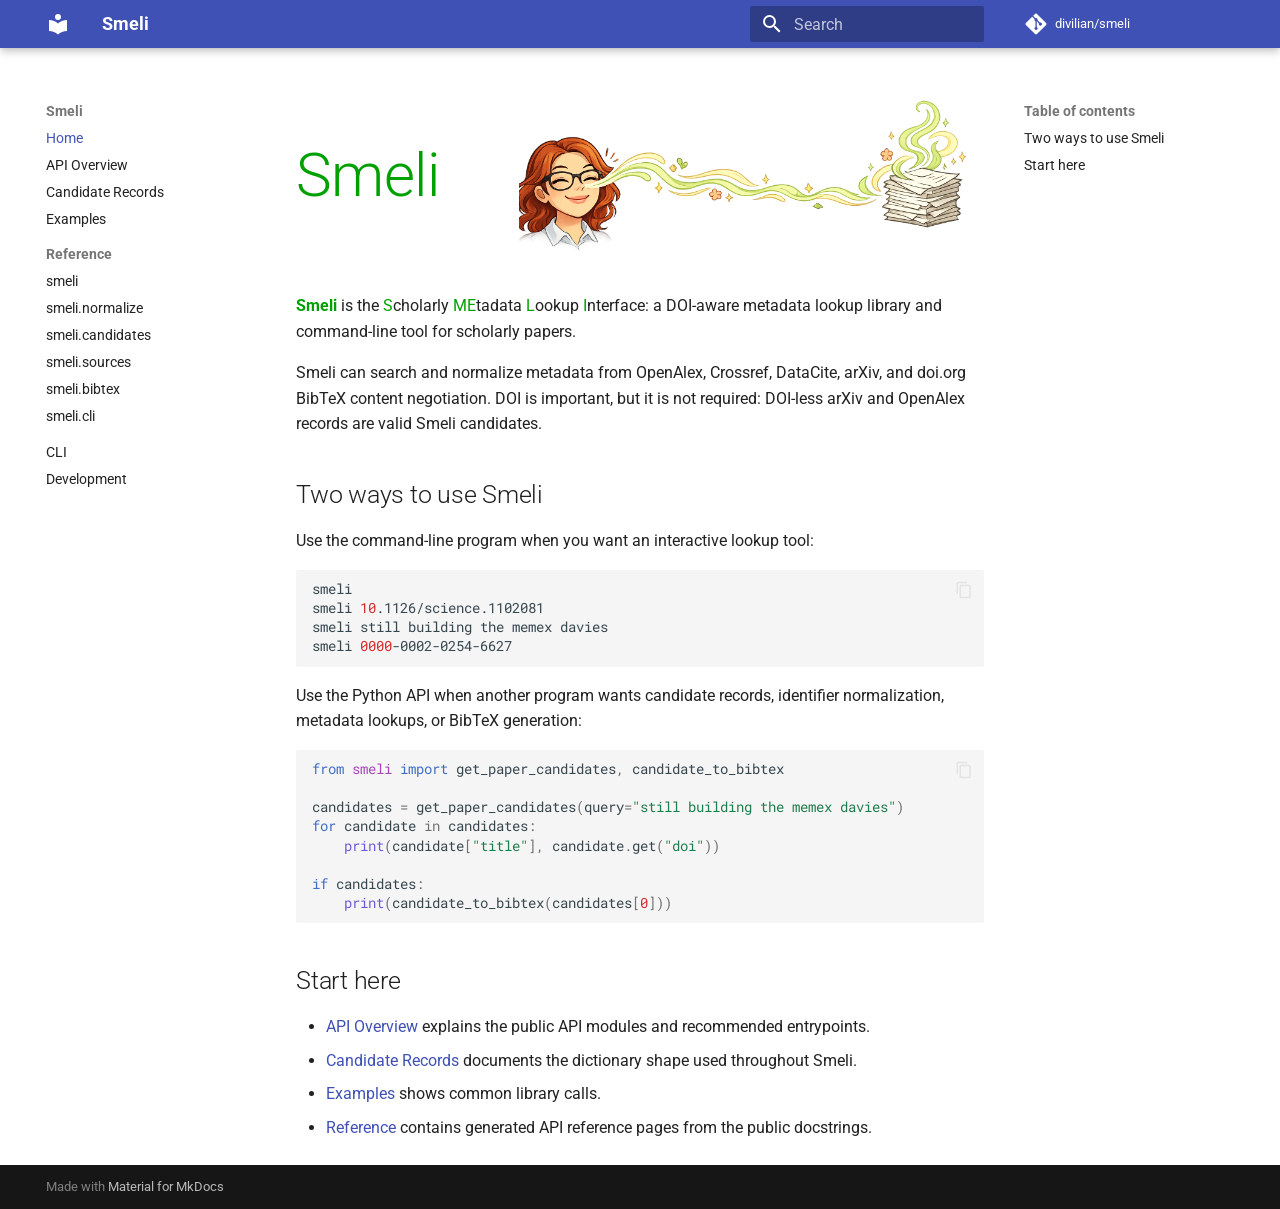
<file: index.html>
<!doctype html>
<html lang="en" class="no-js">
  <head>
    
      <meta charset="utf-8">
      <meta name="viewport" content="width=device-width,initial-scale=1">
      
        <meta name="description" content="Scholarly MEtadata Lookup Interface API documentation">
      
      
      
      
      
        <link rel="next" href="api/">
      
      
        
      
      
      <link rel="icon" href="assets/images/favicon.png">
      <meta name="generator" content="mkdocs-1.6.1, mkdocs-material-9.7.6">
    
    
      
        <title>Smeli</title>
      
    
    
      <link rel="stylesheet" href="assets/stylesheets/main.484c7ddc.min.css">
      
      


    
    
      
    
    
      
        
        
        <link rel="preconnect" href="https://fonts.gstatic.com" crossorigin>
        <link rel="stylesheet" href="https://fonts.googleapis.com/css?family=Roboto:300,300i,400,400i,700,700i%7CRoboto+Mono:400,400i,700,700i&display=fallback">
        <style>:root{--md-text-font:"Roboto";--md-code-font:"Roboto Mono"}</style>
      
    
    
      <link rel="stylesheet" href="assets/_mkdocstrings.css">
    
      <link rel="stylesheet" href="stylesheets/extra.css">
    
    <script>__md_scope=new URL(".",location),__md_hash=e=>[...e].reduce(((e,_)=>(e<<5)-e+_.charCodeAt(0)),0),__md_get=(e,_=localStorage,t=__md_scope)=>JSON.parse(_.getItem(t.pathname+"."+e)),__md_set=(e,_,t=localStorage,a=__md_scope)=>{try{t.setItem(a.pathname+"."+e,JSON.stringify(_))}catch(e){}}</script>
    
      

    
    
  </head>
  
  
    <body dir="ltr">
  
    
    <input class="md-toggle" data-md-toggle="drawer" type="checkbox" id="__drawer" autocomplete="off">
    <input class="md-toggle" data-md-toggle="search" type="checkbox" id="__search" autocomplete="off">
    <label class="md-overlay" for="__drawer"></label>
    <div data-md-component="skip">
      
        
        <a href="#two-ways-to-use-smeli" class="md-skip">
          Skip to content
        </a>
      
    </div>
    <div data-md-component="announce">
      
    </div>
    
    
      

  

<header class="md-header md-header--shadow" data-md-component="header">
  <nav class="md-header__inner md-grid" aria-label="Header">
    <a href="." title="Smeli" class="md-header__button md-logo" aria-label="Smeli" data-md-component="logo">
      
  
  <svg xmlns="http://www.w3.org/2000/svg" viewBox="0 0 24 24"><path d="M12 8a3 3 0 0 0 3-3 3 3 0 0 0-3-3 3 3 0 0 0-3 3 3 3 0 0 0 3 3m0 3.54C9.64 9.35 6.5 8 3 8v11c3.5 0 6.64 1.35 9 3.54 2.36-2.19 5.5-3.54 9-3.54V8c-3.5 0-6.64 1.35-9 3.54"/></svg>

    </a>
    <label class="md-header__button md-icon" for="__drawer">
      
      <svg xmlns="http://www.w3.org/2000/svg" viewBox="0 0 24 24"><path d="M3 6h18v2H3zm0 5h18v2H3zm0 5h18v2H3z"/></svg>
    </label>
    <div class="md-header__title" data-md-component="header-title">
      <div class="md-header__ellipsis">
        <div class="md-header__topic">
          <span class="md-ellipsis">
            Smeli
          </span>
        </div>
        <div class="md-header__topic" data-md-component="header-topic">
          <span class="md-ellipsis">
            
              Home
            
          </span>
        </div>
      </div>
    </div>
    
    
      <script>var palette=__md_get("__palette");if(palette&&palette.color){if("(prefers-color-scheme)"===palette.color.media){var media=matchMedia("(prefers-color-scheme: light)"),input=document.querySelector(media.matches?"[data-md-color-media='(prefers-color-scheme: light)']":"[data-md-color-media='(prefers-color-scheme: dark)']");palette.color.media=input.getAttribute("data-md-color-media"),palette.color.scheme=input.getAttribute("data-md-color-scheme"),palette.color.primary=input.getAttribute("data-md-color-primary"),palette.color.accent=input.getAttribute("data-md-color-accent")}for(var[key,value]of Object.entries(palette.color))document.body.setAttribute("data-md-color-"+key,value)}</script>
    
    
    
      
      
        <label class="md-header__button md-icon" for="__search">
          
          <svg xmlns="http://www.w3.org/2000/svg" viewBox="0 0 24 24"><path d="M9.5 3A6.5 6.5 0 0 1 16 9.5c0 1.61-.59 3.09-1.56 4.23l.27.27h.79l5 5-1.5 1.5-5-5v-.79l-.27-.27A6.52 6.52 0 0 1 9.5 16 6.5 6.5 0 0 1 3 9.5 6.5 6.5 0 0 1 9.5 3m0 2C7 5 5 7 5 9.5S7 14 9.5 14 14 12 14 9.5 12 5 9.5 5"/></svg>
        </label>
        <div class="md-search" data-md-component="search" role="dialog">
  <label class="md-search__overlay" for="__search"></label>
  <div class="md-search__inner" role="search">
    <form class="md-search__form" name="search">
      <input type="text" class="md-search__input" name="query" aria-label="Search" placeholder="Search" autocapitalize="off" autocorrect="off" autocomplete="off" spellcheck="false" data-md-component="search-query" required>
      <label class="md-search__icon md-icon" for="__search">
        
        <svg xmlns="http://www.w3.org/2000/svg" viewBox="0 0 24 24"><path d="M9.5 3A6.5 6.5 0 0 1 16 9.5c0 1.61-.59 3.09-1.56 4.23l.27.27h.79l5 5-1.5 1.5-5-5v-.79l-.27-.27A6.52 6.52 0 0 1 9.5 16 6.5 6.5 0 0 1 3 9.5 6.5 6.5 0 0 1 9.5 3m0 2C7 5 5 7 5 9.5S7 14 9.5 14 14 12 14 9.5 12 5 9.5 5"/></svg>
        
        <svg xmlns="http://www.w3.org/2000/svg" viewBox="0 0 24 24"><path d="M20 11v2H8l5.5 5.5-1.42 1.42L4.16 12l7.92-7.92L13.5 5.5 8 11z"/></svg>
      </label>
      <nav class="md-search__options" aria-label="Search">
        
        <button type="reset" class="md-search__icon md-icon" title="Clear" aria-label="Clear" tabindex="-1">
          
          <svg xmlns="http://www.w3.org/2000/svg" viewBox="0 0 24 24"><path d="M19 6.41 17.59 5 12 10.59 6.41 5 5 6.41 10.59 12 5 17.59 6.41 19 12 13.41 17.59 19 19 17.59 13.41 12z"/></svg>
        </button>
      </nav>
      
        <div class="md-search__suggest" data-md-component="search-suggest"></div>
      
    </form>
    <div class="md-search__output">
      <div class="md-search__scrollwrap" tabindex="0" data-md-scrollfix>
        <div class="md-search-result" data-md-component="search-result">
          <div class="md-search-result__meta">
            Initializing search
          </div>
          <ol class="md-search-result__list" role="presentation"></ol>
        </div>
      </div>
    </div>
  </div>
</div>
      
    
    
      <div class="md-header__source">
        <a href="https://github.com/divilian/smeli" title="Go to repository" class="md-source" data-md-component="source">
  <div class="md-source__icon md-icon">
    
    <svg xmlns="http://www.w3.org/2000/svg" viewBox="0 0 448 512"><!--! Font Awesome Free 7.1.0 by @fontawesome - https://fontawesome.com License - https://fontawesome.com/license/free (Icons: CC BY 4.0, Fonts: SIL OFL 1.1, Code: MIT License) Copyright 2025 Fonticons, Inc.--><path d="M439.6 236.1 244 40.5c-5.4-5.5-12.8-8.5-20.4-8.5s-15 3-20.4 8.4L162.5 81l51.5 51.5c27.1-9.1 52.7 16.8 43.4 43.7l49.7 49.7c34.2-11.8 61.2 31 35.5 56.7-26.5 26.5-70.2-2.9-56-37.3L240.3 199v121.9c25.3 12.5 22.3 41.8 9.1 55-6.4 6.4-15.2 10.1-24.3 10.1s-17.8-3.6-24.3-10.1c-17.6-17.6-11.1-46.9 11.2-56v-123c-20.8-8.5-24.6-30.7-18.6-45L142.6 101 8.5 235.1C3 240.6 0 247.9 0 255.5s3 15 8.5 20.4l195.6 195.7c5.4 5.4 12.7 8.4 20.4 8.4s15-3 20.4-8.4l194.7-194.7c5.4-5.4 8.4-12.8 8.4-20.4s-3-15-8.4-20.4"/></svg>
  </div>
  <div class="md-source__repository">
    divilian/smeli
  </div>
</a>
      </div>
    
  </nav>
  
</header>
    
    <div class="md-container" data-md-component="container">
      
      
        
          
        
      
      <main class="md-main" data-md-component="main">
        <div class="md-main__inner md-grid">
          
            
              
              <div class="md-sidebar md-sidebar--primary" data-md-component="sidebar" data-md-type="navigation" >
                <div class="md-sidebar__scrollwrap">
                  <div class="md-sidebar__inner">
                    



<nav class="md-nav md-nav--primary" aria-label="Navigation" data-md-level="0">
  <label class="md-nav__title" for="__drawer">
    <a href="." title="Smeli" class="md-nav__button md-logo" aria-label="Smeli" data-md-component="logo">
      
  
  <svg xmlns="http://www.w3.org/2000/svg" viewBox="0 0 24 24"><path d="M12 8a3 3 0 0 0 3-3 3 3 0 0 0-3-3 3 3 0 0 0-3 3 3 3 0 0 0 3 3m0 3.54C9.64 9.35 6.5 8 3 8v11c3.5 0 6.64 1.35 9 3.54 2.36-2.19 5.5-3.54 9-3.54V8c-3.5 0-6.64 1.35-9 3.54"/></svg>

    </a>
    Smeli
  </label>
  
    <div class="md-nav__source">
      <a href="https://github.com/divilian/smeli" title="Go to repository" class="md-source" data-md-component="source">
  <div class="md-source__icon md-icon">
    
    <svg xmlns="http://www.w3.org/2000/svg" viewBox="0 0 448 512"><!--! Font Awesome Free 7.1.0 by @fontawesome - https://fontawesome.com License - https://fontawesome.com/license/free (Icons: CC BY 4.0, Fonts: SIL OFL 1.1, Code: MIT License) Copyright 2025 Fonticons, Inc.--><path d="M439.6 236.1 244 40.5c-5.4-5.5-12.8-8.5-20.4-8.5s-15 3-20.4 8.4L162.5 81l51.5 51.5c27.1-9.1 52.7 16.8 43.4 43.7l49.7 49.7c34.2-11.8 61.2 31 35.5 56.7-26.5 26.5-70.2-2.9-56-37.3L240.3 199v121.9c25.3 12.5 22.3 41.8 9.1 55-6.4 6.4-15.2 10.1-24.3 10.1s-17.8-3.6-24.3-10.1c-17.6-17.6-11.1-46.9 11.2-56v-123c-20.8-8.5-24.6-30.7-18.6-45L142.6 101 8.5 235.1C3 240.6 0 247.9 0 255.5s3 15 8.5 20.4l195.6 195.7c5.4 5.4 12.7 8.4 20.4 8.4s15-3 20.4-8.4l194.7-194.7c5.4-5.4 8.4-12.8 8.4-20.4s-3-15-8.4-20.4"/></svg>
  </div>
  <div class="md-source__repository">
    divilian/smeli
  </div>
</a>
    </div>
  
  <ul class="md-nav__list" data-md-scrollfix>
    
      
      
  
  
    
  
  
  
    <li class="md-nav__item md-nav__item--active">
      
      <input class="md-nav__toggle md-toggle" type="checkbox" id="__toc">
      
      
      
        <label class="md-nav__link md-nav__link--active" for="__toc">
          
  
  
  <span class="md-ellipsis">
    
  
    Home
  

    
  </span>
  
  

          <span class="md-nav__icon md-icon"></span>
        </label>
      
      <a href="." class="md-nav__link md-nav__link--active">
        
  
  
  <span class="md-ellipsis">
    
  
    Home
  

    
  </span>
  
  

      </a>
      
        

<nav class="md-nav md-nav--secondary" aria-label="Table of contents">
  
  
  
  
    <label class="md-nav__title" for="__toc">
      <span class="md-nav__icon md-icon"></span>
      Table of contents
    </label>
    <ul class="md-nav__list" data-md-component="toc" data-md-scrollfix>
      
        <li class="md-nav__item">
  <a href="#two-ways-to-use-smeli" class="md-nav__link">
    <span class="md-ellipsis">
      
        Two ways to use Smeli
      
    </span>
  </a>
  
</li>
      
        <li class="md-nav__item">
  <a href="#start-here" class="md-nav__link">
    <span class="md-ellipsis">
      
        Start here
      
    </span>
  </a>
  
</li>
      
    </ul>
  
</nav>
      
    </li>
  

    
      
      
  
  
  
  
    <li class="md-nav__item">
      <a href="api/" class="md-nav__link">
        
  
  
  <span class="md-ellipsis">
    
  
    API Overview
  

    
  </span>
  
  

      </a>
    </li>
  

    
      
      
  
  
  
  
    <li class="md-nav__item">
      <a href="candidate-records/" class="md-nav__link">
        
  
  
  <span class="md-ellipsis">
    
  
    Candidate Records
  

    
  </span>
  
  

      </a>
    </li>
  

    
      
      
  
  
  
  
    <li class="md-nav__item">
      <a href="examples/" class="md-nav__link">
        
  
  
  <span class="md-ellipsis">
    
  
    Examples
  

    
  </span>
  
  

      </a>
    </li>
  

    
      
      
  
  
  
  
    
    
    
    
      
        
        
      
    
    
    <li class="md-nav__item md-nav__item--section md-nav__item--nested">
      
        
        
          
        
        <input class="md-nav__toggle md-toggle md-toggle--indeterminate" type="checkbox" id="__nav_5" >
        
          
          <label class="md-nav__link" for="__nav_5" id="__nav_5_label" tabindex="">
            
  
  
  <span class="md-ellipsis">
    
  
    Reference
  

    
  </span>
  
  

            <span class="md-nav__icon md-icon"></span>
          </label>
        
        <nav class="md-nav" data-md-level="1" aria-labelledby="__nav_5_label" aria-expanded="false">
          <label class="md-nav__title" for="__nav_5">
            <span class="md-nav__icon md-icon"></span>
            
  
    Reference
  

          </label>
          <ul class="md-nav__list" data-md-scrollfix>
            
              
                
  
  
  
  
    <li class="md-nav__item">
      <a href="reference/smeli/" class="md-nav__link">
        
  
  
  <span class="md-ellipsis">
    
  
    smeli
  

    
  </span>
  
  

      </a>
    </li>
  

              
            
              
                
  
  
  
  
    <li class="md-nav__item">
      <a href="reference/normalize/" class="md-nav__link">
        
  
  
  <span class="md-ellipsis">
    
  
    smeli.normalize
  

    
  </span>
  
  

      </a>
    </li>
  

              
            
              
                
  
  
  
  
    <li class="md-nav__item">
      <a href="reference/candidates/" class="md-nav__link">
        
  
  
  <span class="md-ellipsis">
    
  
    smeli.candidates
  

    
  </span>
  
  

      </a>
    </li>
  

              
            
              
                
  
  
  
  
    <li class="md-nav__item">
      <a href="reference/sources/" class="md-nav__link">
        
  
  
  <span class="md-ellipsis">
    
  
    smeli.sources
  

    
  </span>
  
  

      </a>
    </li>
  

              
            
              
                
  
  
  
  
    <li class="md-nav__item">
      <a href="reference/bibtex/" class="md-nav__link">
        
  
  
  <span class="md-ellipsis">
    
  
    smeli.bibtex
  

    
  </span>
  
  

      </a>
    </li>
  

              
            
              
                
  
  
  
  
    <li class="md-nav__item">
      <a href="reference/cli/" class="md-nav__link">
        
  
  
  <span class="md-ellipsis">
    
  
    smeli.cli
  

    
  </span>
  
  

      </a>
    </li>
  

              
            
          </ul>
        </nav>
      
    </li>
  

    
      
      
  
  
  
  
    <li class="md-nav__item">
      <a href="cli/" class="md-nav__link">
        
  
  
  <span class="md-ellipsis">
    
  
    CLI
  

    
  </span>
  
  

      </a>
    </li>
  

    
      
      
  
  
  
  
    <li class="md-nav__item">
      <a href="development/" class="md-nav__link">
        
  
  
  <span class="md-ellipsis">
    
  
    Development
  

    
  </span>
  
  

      </a>
    </li>
  

    
  </ul>
</nav>
                  </div>
                </div>
              </div>
            
            
              
              <div class="md-sidebar md-sidebar--secondary" data-md-component="sidebar" data-md-type="toc" >
                <div class="md-sidebar__scrollwrap">
                  <div class="md-sidebar__inner">
                    

<nav class="md-nav md-nav--secondary" aria-label="Table of contents">
  
  
  
  
    <label class="md-nav__title" for="__toc">
      <span class="md-nav__icon md-icon"></span>
      Table of contents
    </label>
    <ul class="md-nav__list" data-md-component="toc" data-md-scrollfix>
      
        <li class="md-nav__item">
  <a href="#two-ways-to-use-smeli" class="md-nav__link">
    <span class="md-ellipsis">
      
        Two ways to use Smeli
      
    </span>
  </a>
  
</li>
      
        <li class="md-nav__item">
  <a href="#start-here" class="md-nav__link">
    <span class="md-ellipsis">
      
        Start here
      
    </span>
  </a>
  
</li>
      
    </ul>
  
</nav>
                  </div>
                </div>
              </div>
            
          
          
            <div class="md-content" data-md-component="content">
              
              <article class="md-content__inner md-typeset">
                
                  


  
  


<div class="smeli-hero title">
  <h1>Smeli</h1>
  <img src="assets/banner.png" alt="Smeli banner">
</div>

<p><span class="title"><strong>Smeli</strong></span> is the <span class="title">S</span>cholarly <span class="title">ME</span>tadata <span class="title">L</span>ookup <span class="title">I</span>nterface: a DOI-aware metadata lookup library and command-line tool for scholarly papers.</p>
<p>Smeli can search and normalize metadata from OpenAlex, Crossref, DataCite, arXiv, and doi.org BibTeX content negotiation. DOI is important, but it is not required: DOI-less arXiv and OpenAlex records are valid Smeli candidates.</p>
<h2 id="two-ways-to-use-smeli">Two ways to use Smeli<a class="headerlink" href="#two-ways-to-use-smeli" title="Permanent link">&para;</a></h2>
<p>Use the command-line program when you want an interactive lookup tool:</p>
<div class="highlight"><pre><span></span><code>smeli
smeli<span class="w"> </span><span class="m">10</span>.1126/science.1102081
smeli<span class="w"> </span>still<span class="w"> </span>building<span class="w"> </span>the<span class="w"> </span>memex<span class="w"> </span>davies
smeli<span class="w"> </span><span class="m">0000</span>-0002-0254-6627
</code></pre></div>
<p>Use the Python API when another program wants candidate records, identifier normalization, metadata lookups, or BibTeX generation:</p>
<div class="highlight"><pre><span></span><code><span class="kn">from</span><span class="w"> </span><span class="nn">smeli</span><span class="w"> </span><span class="kn">import</span> <span class="n">get_paper_candidates</span><span class="p">,</span> <span class="n">candidate_to_bibtex</span>

<span class="n">candidates</span> <span class="o">=</span> <span class="n">get_paper_candidates</span><span class="p">(</span><span class="n">query</span><span class="o">=</span><span class="s2">&quot;still building the memex davies&quot;</span><span class="p">)</span>
<span class="k">for</span> <span class="n">candidate</span> <span class="ow">in</span> <span class="n">candidates</span><span class="p">:</span>
    <span class="nb">print</span><span class="p">(</span><span class="n">candidate</span><span class="p">[</span><span class="s2">&quot;title&quot;</span><span class="p">],</span> <span class="n">candidate</span><span class="o">.</span><span class="n">get</span><span class="p">(</span><span class="s2">&quot;doi&quot;</span><span class="p">))</span>

<span class="k">if</span> <span class="n">candidates</span><span class="p">:</span>
    <span class="nb">print</span><span class="p">(</span><span class="n">candidate_to_bibtex</span><span class="p">(</span><span class="n">candidates</span><span class="p">[</span><span class="mi">0</span><span class="p">]))</span>
</code></pre></div>
<h2 id="start-here">Start here<a class="headerlink" href="#start-here" title="Permanent link">&para;</a></h2>
<ul>
<li><a href="api/">API Overview</a> explains the public API modules and recommended entrypoints.</li>
<li><a href="candidate-records/">Candidate Records</a> documents the dictionary shape used throughout Smeli.</li>
<li><a href="examples/">Examples</a> shows common library calls.</li>
<li><a href="reference/smeli/">Reference</a> contains generated API reference pages from the public docstrings.</li>
</ul>












                
              </article>
            </div>
          
          
<script>var target=document.getElementById(location.hash.slice(1));target&&target.name&&(target.checked=target.name.startsWith("__tabbed_"))</script>
        </div>
        
      </main>
      
        <footer class="md-footer">
  
  <div class="md-footer-meta md-typeset">
    <div class="md-footer-meta__inner md-grid">
      <div class="md-copyright">
  
  
    Made with
    <a href="https://squidfunk.github.io/mkdocs-material/" target="_blank" rel="noopener">
      Material for MkDocs
    </a>
  
</div>
      
    </div>
  </div>
</footer>
      
    </div>
    <div class="md-dialog" data-md-component="dialog">
      <div class="md-dialog__inner md-typeset"></div>
    </div>
    
    
    
      
      
      <script id="__config" type="application/json">{"annotate": null, "base": ".", "features": ["navigation.sections", "navigation.expand", "search.suggest", "search.highlight", "content.code.copy"], "search": "assets/javascripts/workers/search.2c215733.min.js", "tags": null, "translations": {"clipboard.copied": "Copied to clipboard", "clipboard.copy": "Copy to clipboard", "search.result.more.one": "1 more on this page", "search.result.more.other": "# more on this page", "search.result.none": "No matching documents", "search.result.one": "1 matching document", "search.result.other": "# matching documents", "search.result.placeholder": "Type to start searching", "search.result.term.missing": "Missing", "select.version": "Select version"}, "version": null}</script>
    
    
      <script src="assets/javascripts/bundle.79ae519e.min.js"></script>
      
    
  </body>
</html>
</file>
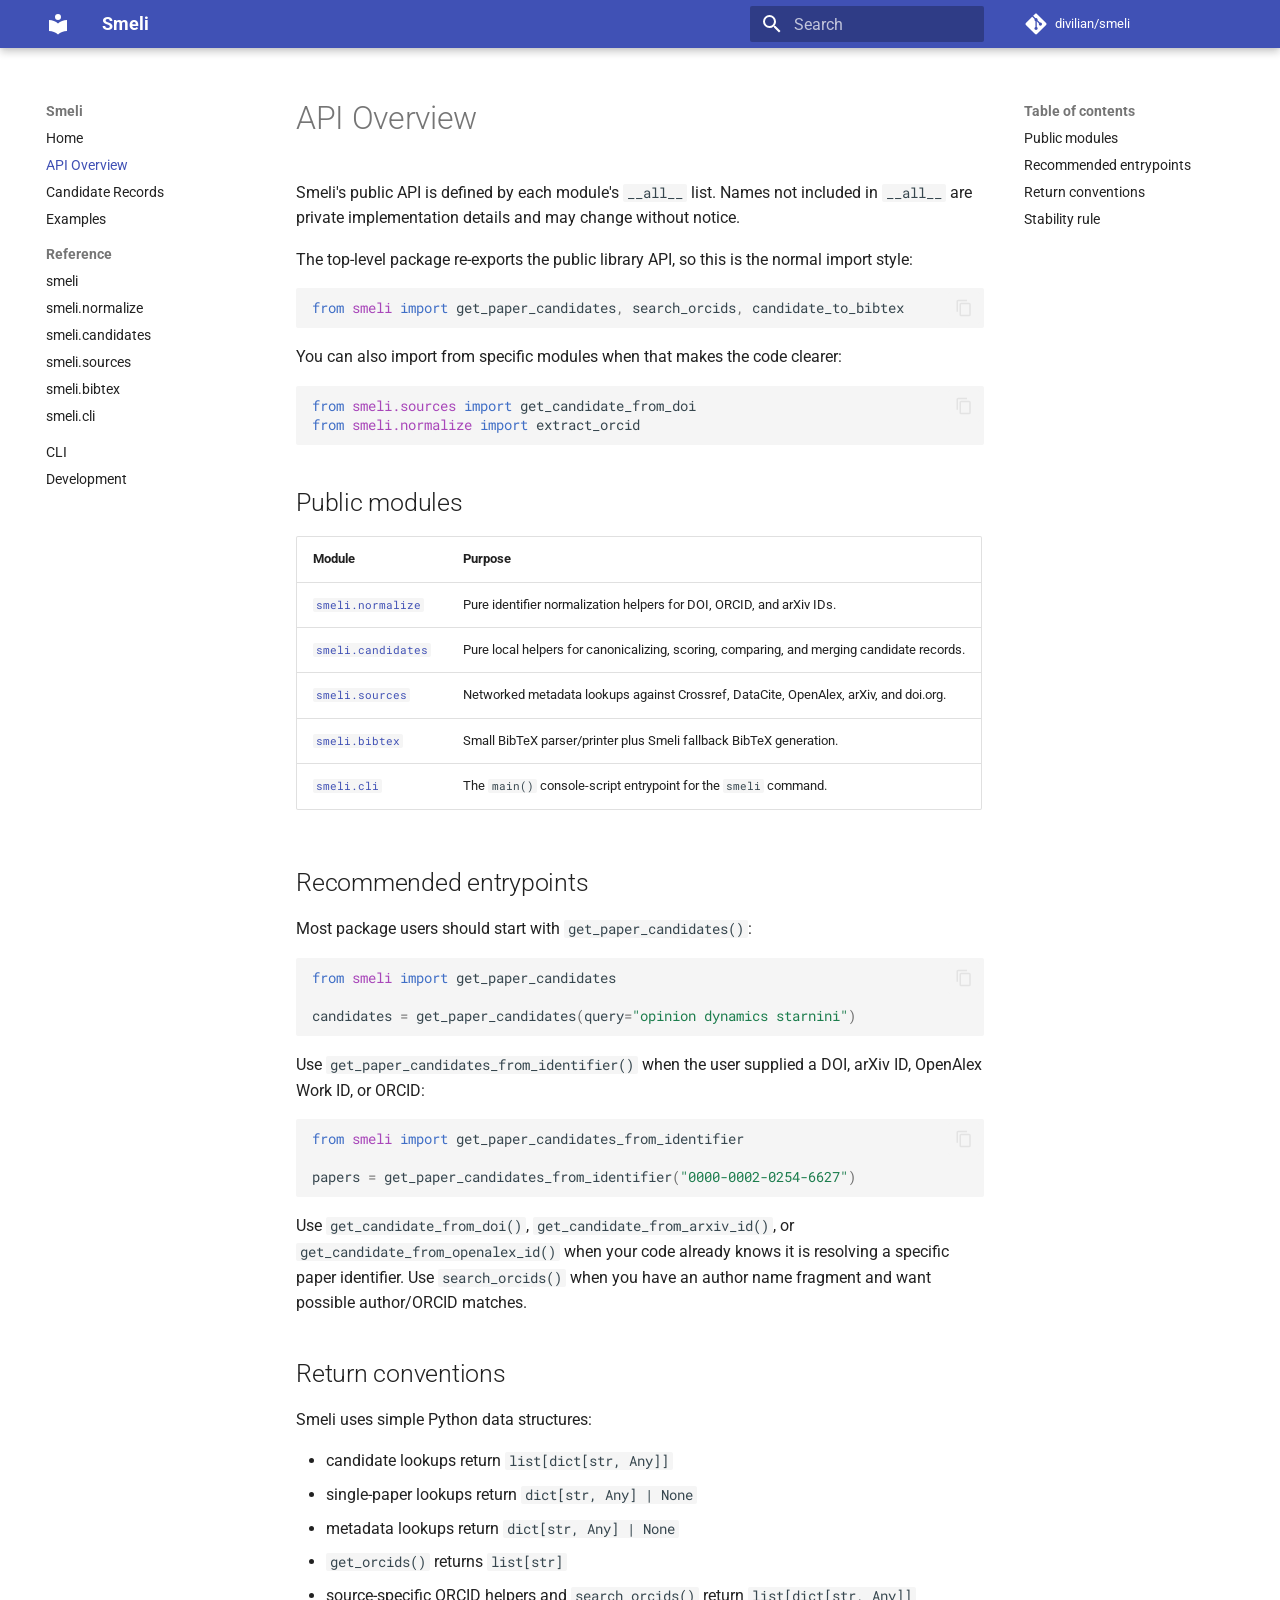
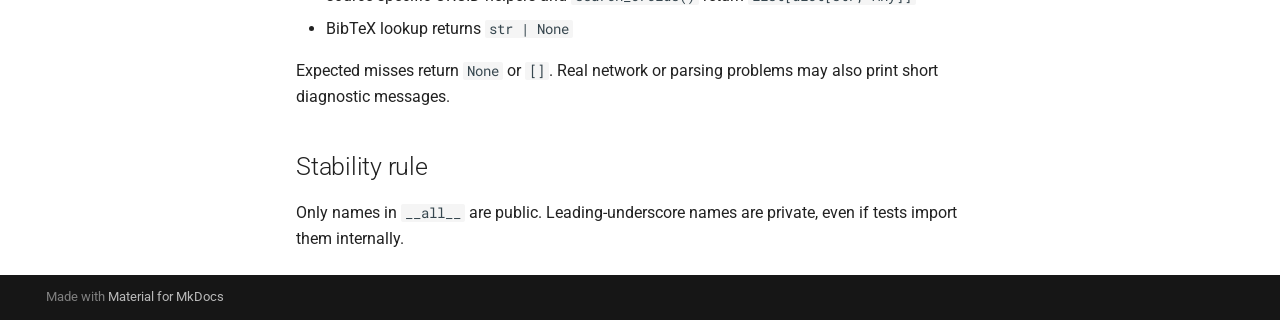
<file: api/index.html>
<!doctype html>
<html lang="en" class="no-js">
  <head>
    
      <meta charset="utf-8">
      <meta name="viewport" content="width=device-width,initial-scale=1">
      
        <meta name="description" content="Scholarly MEtadata Lookup Interface API documentation">
      
      
      
      
        <link rel="prev" href="..">
      
      
        <link rel="next" href="../candidate-records/">
      
      
        
      
      
      <link rel="icon" href="../assets/images/favicon.png">
      <meta name="generator" content="mkdocs-1.6.1, mkdocs-material-9.7.6">
    
    
      
        <title>API Overview - Smeli</title>
      
    
    
      <link rel="stylesheet" href="../assets/stylesheets/main.484c7ddc.min.css">
      
      


    
    
      
    
    
      
        
        
        <link rel="preconnect" href="https://fonts.gstatic.com" crossorigin>
        <link rel="stylesheet" href="https://fonts.googleapis.com/css?family=Roboto:300,300i,400,400i,700,700i%7CRoboto+Mono:400,400i,700,700i&display=fallback">
        <style>:root{--md-text-font:"Roboto";--md-code-font:"Roboto Mono"}</style>
      
    
    
      <link rel="stylesheet" href="../assets/_mkdocstrings.css">
    
      <link rel="stylesheet" href="../stylesheets/extra.css">
    
    <script>__md_scope=new URL("..",location),__md_hash=e=>[...e].reduce(((e,_)=>(e<<5)-e+_.charCodeAt(0)),0),__md_get=(e,_=localStorage,t=__md_scope)=>JSON.parse(_.getItem(t.pathname+"."+e)),__md_set=(e,_,t=localStorage,a=__md_scope)=>{try{t.setItem(a.pathname+"."+e,JSON.stringify(_))}catch(e){}}</script>
    
      

    
    
  </head>
  
  
    <body dir="ltr">
  
    
    <input class="md-toggle" data-md-toggle="drawer" type="checkbox" id="__drawer" autocomplete="off">
    <input class="md-toggle" data-md-toggle="search" type="checkbox" id="__search" autocomplete="off">
    <label class="md-overlay" for="__drawer"></label>
    <div data-md-component="skip">
      
        
        <a href="#api-overview" class="md-skip">
          Skip to content
        </a>
      
    </div>
    <div data-md-component="announce">
      
    </div>
    
    
      

  

<header class="md-header md-header--shadow" data-md-component="header">
  <nav class="md-header__inner md-grid" aria-label="Header">
    <a href=".." title="Smeli" class="md-header__button md-logo" aria-label="Smeli" data-md-component="logo">
      
  
  <svg xmlns="http://www.w3.org/2000/svg" viewBox="0 0 24 24"><path d="M12 8a3 3 0 0 0 3-3 3 3 0 0 0-3-3 3 3 0 0 0-3 3 3 3 0 0 0 3 3m0 3.54C9.64 9.35 6.5 8 3 8v11c3.5 0 6.64 1.35 9 3.54 2.36-2.19 5.5-3.54 9-3.54V8c-3.5 0-6.64 1.35-9 3.54"/></svg>

    </a>
    <label class="md-header__button md-icon" for="__drawer">
      
      <svg xmlns="http://www.w3.org/2000/svg" viewBox="0 0 24 24"><path d="M3 6h18v2H3zm0 5h18v2H3zm0 5h18v2H3z"/></svg>
    </label>
    <div class="md-header__title" data-md-component="header-title">
      <div class="md-header__ellipsis">
        <div class="md-header__topic">
          <span class="md-ellipsis">
            Smeli
          </span>
        </div>
        <div class="md-header__topic" data-md-component="header-topic">
          <span class="md-ellipsis">
            
              API Overview
            
          </span>
        </div>
      </div>
    </div>
    
    
      <script>var palette=__md_get("__palette");if(palette&&palette.color){if("(prefers-color-scheme)"===palette.color.media){var media=matchMedia("(prefers-color-scheme: light)"),input=document.querySelector(media.matches?"[data-md-color-media='(prefers-color-scheme: light)']":"[data-md-color-media='(prefers-color-scheme: dark)']");palette.color.media=input.getAttribute("data-md-color-media"),palette.color.scheme=input.getAttribute("data-md-color-scheme"),palette.color.primary=input.getAttribute("data-md-color-primary"),palette.color.accent=input.getAttribute("data-md-color-accent")}for(var[key,value]of Object.entries(palette.color))document.body.setAttribute("data-md-color-"+key,value)}</script>
    
    
    
      
      
        <label class="md-header__button md-icon" for="__search">
          
          <svg xmlns="http://www.w3.org/2000/svg" viewBox="0 0 24 24"><path d="M9.5 3A6.5 6.5 0 0 1 16 9.5c0 1.61-.59 3.09-1.56 4.23l.27.27h.79l5 5-1.5 1.5-5-5v-.79l-.27-.27A6.52 6.52 0 0 1 9.5 16 6.5 6.5 0 0 1 3 9.5 6.5 6.5 0 0 1 9.5 3m0 2C7 5 5 7 5 9.5S7 14 9.5 14 14 12 14 9.5 12 5 9.5 5"/></svg>
        </label>
        <div class="md-search" data-md-component="search" role="dialog">
  <label class="md-search__overlay" for="__search"></label>
  <div class="md-search__inner" role="search">
    <form class="md-search__form" name="search">
      <input type="text" class="md-search__input" name="query" aria-label="Search" placeholder="Search" autocapitalize="off" autocorrect="off" autocomplete="off" spellcheck="false" data-md-component="search-query" required>
      <label class="md-search__icon md-icon" for="__search">
        
        <svg xmlns="http://www.w3.org/2000/svg" viewBox="0 0 24 24"><path d="M9.5 3A6.5 6.5 0 0 1 16 9.5c0 1.61-.59 3.09-1.56 4.23l.27.27h.79l5 5-1.5 1.5-5-5v-.79l-.27-.27A6.52 6.52 0 0 1 9.5 16 6.5 6.5 0 0 1 3 9.5 6.5 6.5 0 0 1 9.5 3m0 2C7 5 5 7 5 9.5S7 14 9.5 14 14 12 14 9.5 12 5 9.5 5"/></svg>
        
        <svg xmlns="http://www.w3.org/2000/svg" viewBox="0 0 24 24"><path d="M20 11v2H8l5.5 5.5-1.42 1.42L4.16 12l7.92-7.92L13.5 5.5 8 11z"/></svg>
      </label>
      <nav class="md-search__options" aria-label="Search">
        
        <button type="reset" class="md-search__icon md-icon" title="Clear" aria-label="Clear" tabindex="-1">
          
          <svg xmlns="http://www.w3.org/2000/svg" viewBox="0 0 24 24"><path d="M19 6.41 17.59 5 12 10.59 6.41 5 5 6.41 10.59 12 5 17.59 6.41 19 12 13.41 17.59 19 19 17.59 13.41 12z"/></svg>
        </button>
      </nav>
      
        <div class="md-search__suggest" data-md-component="search-suggest"></div>
      
    </form>
    <div class="md-search__output">
      <div class="md-search__scrollwrap" tabindex="0" data-md-scrollfix>
        <div class="md-search-result" data-md-component="search-result">
          <div class="md-search-result__meta">
            Initializing search
          </div>
          <ol class="md-search-result__list" role="presentation"></ol>
        </div>
      </div>
    </div>
  </div>
</div>
      
    
    
      <div class="md-header__source">
        <a href="https://github.com/divilian/smeli" title="Go to repository" class="md-source" data-md-component="source">
  <div class="md-source__icon md-icon">
    
    <svg xmlns="http://www.w3.org/2000/svg" viewBox="0 0 448 512"><!--! Font Awesome Free 7.1.0 by @fontawesome - https://fontawesome.com License - https://fontawesome.com/license/free (Icons: CC BY 4.0, Fonts: SIL OFL 1.1, Code: MIT License) Copyright 2025 Fonticons, Inc.--><path d="M439.6 236.1 244 40.5c-5.4-5.5-12.8-8.5-20.4-8.5s-15 3-20.4 8.4L162.5 81l51.5 51.5c27.1-9.1 52.7 16.8 43.4 43.7l49.7 49.7c34.2-11.8 61.2 31 35.5 56.7-26.5 26.5-70.2-2.9-56-37.3L240.3 199v121.9c25.3 12.5 22.3 41.8 9.1 55-6.4 6.4-15.2 10.1-24.3 10.1s-17.8-3.6-24.3-10.1c-17.6-17.6-11.1-46.9 11.2-56v-123c-20.8-8.5-24.6-30.7-18.6-45L142.6 101 8.5 235.1C3 240.6 0 247.9 0 255.5s3 15 8.5 20.4l195.6 195.7c5.4 5.4 12.7 8.4 20.4 8.4s15-3 20.4-8.4l194.7-194.7c5.4-5.4 8.4-12.8 8.4-20.4s-3-15-8.4-20.4"/></svg>
  </div>
  <div class="md-source__repository">
    divilian/smeli
  </div>
</a>
      </div>
    
  </nav>
  
</header>
    
    <div class="md-container" data-md-component="container">
      
      
        
          
        
      
      <main class="md-main" data-md-component="main">
        <div class="md-main__inner md-grid">
          
            
              
              <div class="md-sidebar md-sidebar--primary" data-md-component="sidebar" data-md-type="navigation" >
                <div class="md-sidebar__scrollwrap">
                  <div class="md-sidebar__inner">
                    



<nav class="md-nav md-nav--primary" aria-label="Navigation" data-md-level="0">
  <label class="md-nav__title" for="__drawer">
    <a href=".." title="Smeli" class="md-nav__button md-logo" aria-label="Smeli" data-md-component="logo">
      
  
  <svg xmlns="http://www.w3.org/2000/svg" viewBox="0 0 24 24"><path d="M12 8a3 3 0 0 0 3-3 3 3 0 0 0-3-3 3 3 0 0 0-3 3 3 3 0 0 0 3 3m0 3.54C9.64 9.35 6.5 8 3 8v11c3.5 0 6.64 1.35 9 3.54 2.36-2.19 5.5-3.54 9-3.54V8c-3.5 0-6.64 1.35-9 3.54"/></svg>

    </a>
    Smeli
  </label>
  
    <div class="md-nav__source">
      <a href="https://github.com/divilian/smeli" title="Go to repository" class="md-source" data-md-component="source">
  <div class="md-source__icon md-icon">
    
    <svg xmlns="http://www.w3.org/2000/svg" viewBox="0 0 448 512"><!--! Font Awesome Free 7.1.0 by @fontawesome - https://fontawesome.com License - https://fontawesome.com/license/free (Icons: CC BY 4.0, Fonts: SIL OFL 1.1, Code: MIT License) Copyright 2025 Fonticons, Inc.--><path d="M439.6 236.1 244 40.5c-5.4-5.5-12.8-8.5-20.4-8.5s-15 3-20.4 8.4L162.5 81l51.5 51.5c27.1-9.1 52.7 16.8 43.4 43.7l49.7 49.7c34.2-11.8 61.2 31 35.5 56.7-26.5 26.5-70.2-2.9-56-37.3L240.3 199v121.9c25.3 12.5 22.3 41.8 9.1 55-6.4 6.4-15.2 10.1-24.3 10.1s-17.8-3.6-24.3-10.1c-17.6-17.6-11.1-46.9 11.2-56v-123c-20.8-8.5-24.6-30.7-18.6-45L142.6 101 8.5 235.1C3 240.6 0 247.9 0 255.5s3 15 8.5 20.4l195.6 195.7c5.4 5.4 12.7 8.4 20.4 8.4s15-3 20.4-8.4l194.7-194.7c5.4-5.4 8.4-12.8 8.4-20.4s-3-15-8.4-20.4"/></svg>
  </div>
  <div class="md-source__repository">
    divilian/smeli
  </div>
</a>
    </div>
  
  <ul class="md-nav__list" data-md-scrollfix>
    
      
      
  
  
  
  
    <li class="md-nav__item">
      <a href=".." class="md-nav__link">
        
  
  
  <span class="md-ellipsis">
    
  
    Home
  

    
  </span>
  
  

      </a>
    </li>
  

    
      
      
  
  
    
  
  
  
    <li class="md-nav__item md-nav__item--active">
      
      <input class="md-nav__toggle md-toggle" type="checkbox" id="__toc">
      
      
        
      
      
        <label class="md-nav__link md-nav__link--active" for="__toc">
          
  
  
  <span class="md-ellipsis">
    
  
    API Overview
  

    
  </span>
  
  

          <span class="md-nav__icon md-icon"></span>
        </label>
      
      <a href="./" class="md-nav__link md-nav__link--active">
        
  
  
  <span class="md-ellipsis">
    
  
    API Overview
  

    
  </span>
  
  

      </a>
      
        

<nav class="md-nav md-nav--secondary" aria-label="Table of contents">
  
  
  
    
  
  
    <label class="md-nav__title" for="__toc">
      <span class="md-nav__icon md-icon"></span>
      Table of contents
    </label>
    <ul class="md-nav__list" data-md-component="toc" data-md-scrollfix>
      
        <li class="md-nav__item">
  <a href="#public-modules" class="md-nav__link">
    <span class="md-ellipsis">
      
        Public modules
      
    </span>
  </a>
  
</li>
      
        <li class="md-nav__item">
  <a href="#recommended-entrypoints" class="md-nav__link">
    <span class="md-ellipsis">
      
        Recommended entrypoints
      
    </span>
  </a>
  
</li>
      
        <li class="md-nav__item">
  <a href="#return-conventions" class="md-nav__link">
    <span class="md-ellipsis">
      
        Return conventions
      
    </span>
  </a>
  
</li>
      
        <li class="md-nav__item">
  <a href="#stability-rule" class="md-nav__link">
    <span class="md-ellipsis">
      
        Stability rule
      
    </span>
  </a>
  
</li>
      
    </ul>
  
</nav>
      
    </li>
  

    
      
      
  
  
  
  
    <li class="md-nav__item">
      <a href="../candidate-records/" class="md-nav__link">
        
  
  
  <span class="md-ellipsis">
    
  
    Candidate Records
  

    
  </span>
  
  

      </a>
    </li>
  

    
      
      
  
  
  
  
    <li class="md-nav__item">
      <a href="../examples/" class="md-nav__link">
        
  
  
  <span class="md-ellipsis">
    
  
    Examples
  

    
  </span>
  
  

      </a>
    </li>
  

    
      
      
  
  
  
  
    
    
    
    
      
        
        
      
    
    
    <li class="md-nav__item md-nav__item--section md-nav__item--nested">
      
        
        
          
        
        <input class="md-nav__toggle md-toggle md-toggle--indeterminate" type="checkbox" id="__nav_5" >
        
          
          <label class="md-nav__link" for="__nav_5" id="__nav_5_label" tabindex="">
            
  
  
  <span class="md-ellipsis">
    
  
    Reference
  

    
  </span>
  
  

            <span class="md-nav__icon md-icon"></span>
          </label>
        
        <nav class="md-nav" data-md-level="1" aria-labelledby="__nav_5_label" aria-expanded="false">
          <label class="md-nav__title" for="__nav_5">
            <span class="md-nav__icon md-icon"></span>
            
  
    Reference
  

          </label>
          <ul class="md-nav__list" data-md-scrollfix>
            
              
                
  
  
  
  
    <li class="md-nav__item">
      <a href="../reference/smeli/" class="md-nav__link">
        
  
  
  <span class="md-ellipsis">
    
  
    smeli
  

    
  </span>
  
  

      </a>
    </li>
  

              
            
              
                
  
  
  
  
    <li class="md-nav__item">
      <a href="../reference/normalize/" class="md-nav__link">
        
  
  
  <span class="md-ellipsis">
    
  
    smeli.normalize
  

    
  </span>
  
  

      </a>
    </li>
  

              
            
              
                
  
  
  
  
    <li class="md-nav__item">
      <a href="../reference/candidates/" class="md-nav__link">
        
  
  
  <span class="md-ellipsis">
    
  
    smeli.candidates
  

    
  </span>
  
  

      </a>
    </li>
  

              
            
              
                
  
  
  
  
    <li class="md-nav__item">
      <a href="../reference/sources/" class="md-nav__link">
        
  
  
  <span class="md-ellipsis">
    
  
    smeli.sources
  

    
  </span>
  
  

      </a>
    </li>
  

              
            
              
                
  
  
  
  
    <li class="md-nav__item">
      <a href="../reference/bibtex/" class="md-nav__link">
        
  
  
  <span class="md-ellipsis">
    
  
    smeli.bibtex
  

    
  </span>
  
  

      </a>
    </li>
  

              
            
              
                
  
  
  
  
    <li class="md-nav__item">
      <a href="../reference/cli/" class="md-nav__link">
        
  
  
  <span class="md-ellipsis">
    
  
    smeli.cli
  

    
  </span>
  
  

      </a>
    </li>
  

              
            
          </ul>
        </nav>
      
    </li>
  

    
      
      
  
  
  
  
    <li class="md-nav__item">
      <a href="../cli/" class="md-nav__link">
        
  
  
  <span class="md-ellipsis">
    
  
    CLI
  

    
  </span>
  
  

      </a>
    </li>
  

    
      
      
  
  
  
  
    <li class="md-nav__item">
      <a href="../development/" class="md-nav__link">
        
  
  
  <span class="md-ellipsis">
    
  
    Development
  

    
  </span>
  
  

      </a>
    </li>
  

    
  </ul>
</nav>
                  </div>
                </div>
              </div>
            
            
              
              <div class="md-sidebar md-sidebar--secondary" data-md-component="sidebar" data-md-type="toc" >
                <div class="md-sidebar__scrollwrap">
                  <div class="md-sidebar__inner">
                    

<nav class="md-nav md-nav--secondary" aria-label="Table of contents">
  
  
  
    
  
  
    <label class="md-nav__title" for="__toc">
      <span class="md-nav__icon md-icon"></span>
      Table of contents
    </label>
    <ul class="md-nav__list" data-md-component="toc" data-md-scrollfix>
      
        <li class="md-nav__item">
  <a href="#public-modules" class="md-nav__link">
    <span class="md-ellipsis">
      
        Public modules
      
    </span>
  </a>
  
</li>
      
        <li class="md-nav__item">
  <a href="#recommended-entrypoints" class="md-nav__link">
    <span class="md-ellipsis">
      
        Recommended entrypoints
      
    </span>
  </a>
  
</li>
      
        <li class="md-nav__item">
  <a href="#return-conventions" class="md-nav__link">
    <span class="md-ellipsis">
      
        Return conventions
      
    </span>
  </a>
  
</li>
      
        <li class="md-nav__item">
  <a href="#stability-rule" class="md-nav__link">
    <span class="md-ellipsis">
      
        Stability rule
      
    </span>
  </a>
  
</li>
      
    </ul>
  
</nav>
                  </div>
                </div>
              </div>
            
          
          
            <div class="md-content" data-md-component="content">
              
              <article class="md-content__inner md-typeset">
                
                  


  
  


<h1 id="api-overview">API Overview<a class="headerlink" href="#api-overview" title="Permanent link">&para;</a></h1>
<p>Smeli's public API is defined by each module's <code>__all__</code> list. Names not included in <code>__all__</code> are private implementation details and may change without notice.</p>
<p>The top-level package re-exports the public library API, so this is the normal import style:</p>
<div class="highlight"><pre><span></span><code><span class="kn">from</span><span class="w"> </span><span class="nn">smeli</span><span class="w"> </span><span class="kn">import</span> <span class="n">get_paper_candidates</span><span class="p">,</span> <span class="n">search_orcids</span><span class="p">,</span> <span class="n">candidate_to_bibtex</span>
</code></pre></div>
<p>You can also import from specific modules when that makes the code clearer:</p>
<div class="highlight"><pre><span></span><code><span class="kn">from</span><span class="w"> </span><span class="nn">smeli.sources</span><span class="w"> </span><span class="kn">import</span> <span class="n">get_candidate_from_doi</span>
<span class="kn">from</span><span class="w"> </span><span class="nn">smeli.normalize</span><span class="w"> </span><span class="kn">import</span> <span class="n">extract_orcid</span>
</code></pre></div>
<h2 id="public-modules">Public modules<a class="headerlink" href="#public-modules" title="Permanent link">&para;</a></h2>
<table>
<thead>
<tr>
<th>Module</th>
<th>Purpose</th>
</tr>
</thead>
<tbody>
<tr>
<td><a href="../reference/normalize/"><code>smeli.normalize</code></a></td>
<td>Pure identifier normalization helpers for DOI, ORCID, and arXiv IDs.</td>
</tr>
<tr>
<td><a href="../reference/candidates/"><code>smeli.candidates</code></a></td>
<td>Pure local helpers for canonicalizing, scoring, comparing, and merging candidate records.</td>
</tr>
<tr>
<td><a href="../reference/sources/"><code>smeli.sources</code></a></td>
<td>Networked metadata lookups against Crossref, DataCite, OpenAlex, arXiv, and doi.org.</td>
</tr>
<tr>
<td><a href="../reference/bibtex/"><code>smeli.bibtex</code></a></td>
<td>Small BibTeX parser/printer plus Smeli fallback BibTeX generation.</td>
</tr>
<tr>
<td><a href="../reference/cli/"><code>smeli.cli</code></a></td>
<td>The <code>main()</code> console-script entrypoint for the <code>smeli</code> command.</td>
</tr>
</tbody>
</table>
<h2 id="recommended-entrypoints">Recommended entrypoints<a class="headerlink" href="#recommended-entrypoints" title="Permanent link">&para;</a></h2>
<p>Most package users should start with <code>get_paper_candidates()</code>:</p>
<div class="highlight"><pre><span></span><code><span class="kn">from</span><span class="w"> </span><span class="nn">smeli</span><span class="w"> </span><span class="kn">import</span> <span class="n">get_paper_candidates</span>

<span class="n">candidates</span> <span class="o">=</span> <span class="n">get_paper_candidates</span><span class="p">(</span><span class="n">query</span><span class="o">=</span><span class="s2">&quot;opinion dynamics starnini&quot;</span><span class="p">)</span>
</code></pre></div>
<p>Use <code>get_paper_candidates_from_identifier()</code> when the user supplied a DOI, arXiv ID, OpenAlex Work ID, or ORCID:</p>
<div class="highlight"><pre><span></span><code><span class="kn">from</span><span class="w"> </span><span class="nn">smeli</span><span class="w"> </span><span class="kn">import</span> <span class="n">get_paper_candidates_from_identifier</span>

<span class="n">papers</span> <span class="o">=</span> <span class="n">get_paper_candidates_from_identifier</span><span class="p">(</span><span class="s2">&quot;0000-0002-0254-6627&quot;</span><span class="p">)</span>
</code></pre></div>
<p>Use <code>get_candidate_from_doi()</code>, <code>get_candidate_from_arxiv_id()</code>, or <code>get_candidate_from_openalex_id()</code> when your code already knows it is resolving a specific paper identifier. Use <code>search_orcids()</code> when you have an author name fragment and want possible author/ORCID matches.</p>
<h2 id="return-conventions">Return conventions<a class="headerlink" href="#return-conventions" title="Permanent link">&para;</a></h2>
<p>Smeli uses simple Python data structures:</p>
<ul>
<li>candidate lookups return <code>list[dict[str, Any]]</code></li>
<li>single-paper lookups return <code>dict[str, Any] | None</code></li>
<li>metadata lookups return <code>dict[str, Any] | None</code></li>
<li><code>get_orcids()</code> returns <code>list[str]</code></li>
<li>source-specific ORCID helpers and <code>search_orcids()</code> return <code>list[dict[str, Any]]</code></li>
<li>BibTeX lookup returns <code>str | None</code></li>
</ul>
<p>Expected misses return <code>None</code> or <code>[]</code>. Real network or parsing problems may also print short diagnostic messages.</p>
<h2 id="stability-rule">Stability rule<a class="headerlink" href="#stability-rule" title="Permanent link">&para;</a></h2>
<p>Only names in <code>__all__</code> are public. Leading-underscore names are private, even if tests import them internally.</p>












                
              </article>
            </div>
          
          
<script>var target=document.getElementById(location.hash.slice(1));target&&target.name&&(target.checked=target.name.startsWith("__tabbed_"))</script>
        </div>
        
      </main>
      
        <footer class="md-footer">
  
  <div class="md-footer-meta md-typeset">
    <div class="md-footer-meta__inner md-grid">
      <div class="md-copyright">
  
  
    Made with
    <a href="https://squidfunk.github.io/mkdocs-material/" target="_blank" rel="noopener">
      Material for MkDocs
    </a>
  
</div>
      
    </div>
  </div>
</footer>
      
    </div>
    <div class="md-dialog" data-md-component="dialog">
      <div class="md-dialog__inner md-typeset"></div>
    </div>
    
    
    
      
      
      <script id="__config" type="application/json">{"annotate": null, "base": "..", "features": ["navigation.sections", "navigation.expand", "search.suggest", "search.highlight", "content.code.copy"], "search": "../assets/javascripts/workers/search.2c215733.min.js", "tags": null, "translations": {"clipboard.copied": "Copied to clipboard", "clipboard.copy": "Copy to clipboard", "search.result.more.one": "1 more on this page", "search.result.more.other": "# more on this page", "search.result.none": "No matching documents", "search.result.one": "1 matching document", "search.result.other": "# matching documents", "search.result.placeholder": "Type to start searching", "search.result.term.missing": "Missing", "select.version": "Select version"}, "version": null}</script>
    
    
      <script src="../assets/javascripts/bundle.79ae519e.min.js"></script>
      
    
  </body>
</html>
</file>
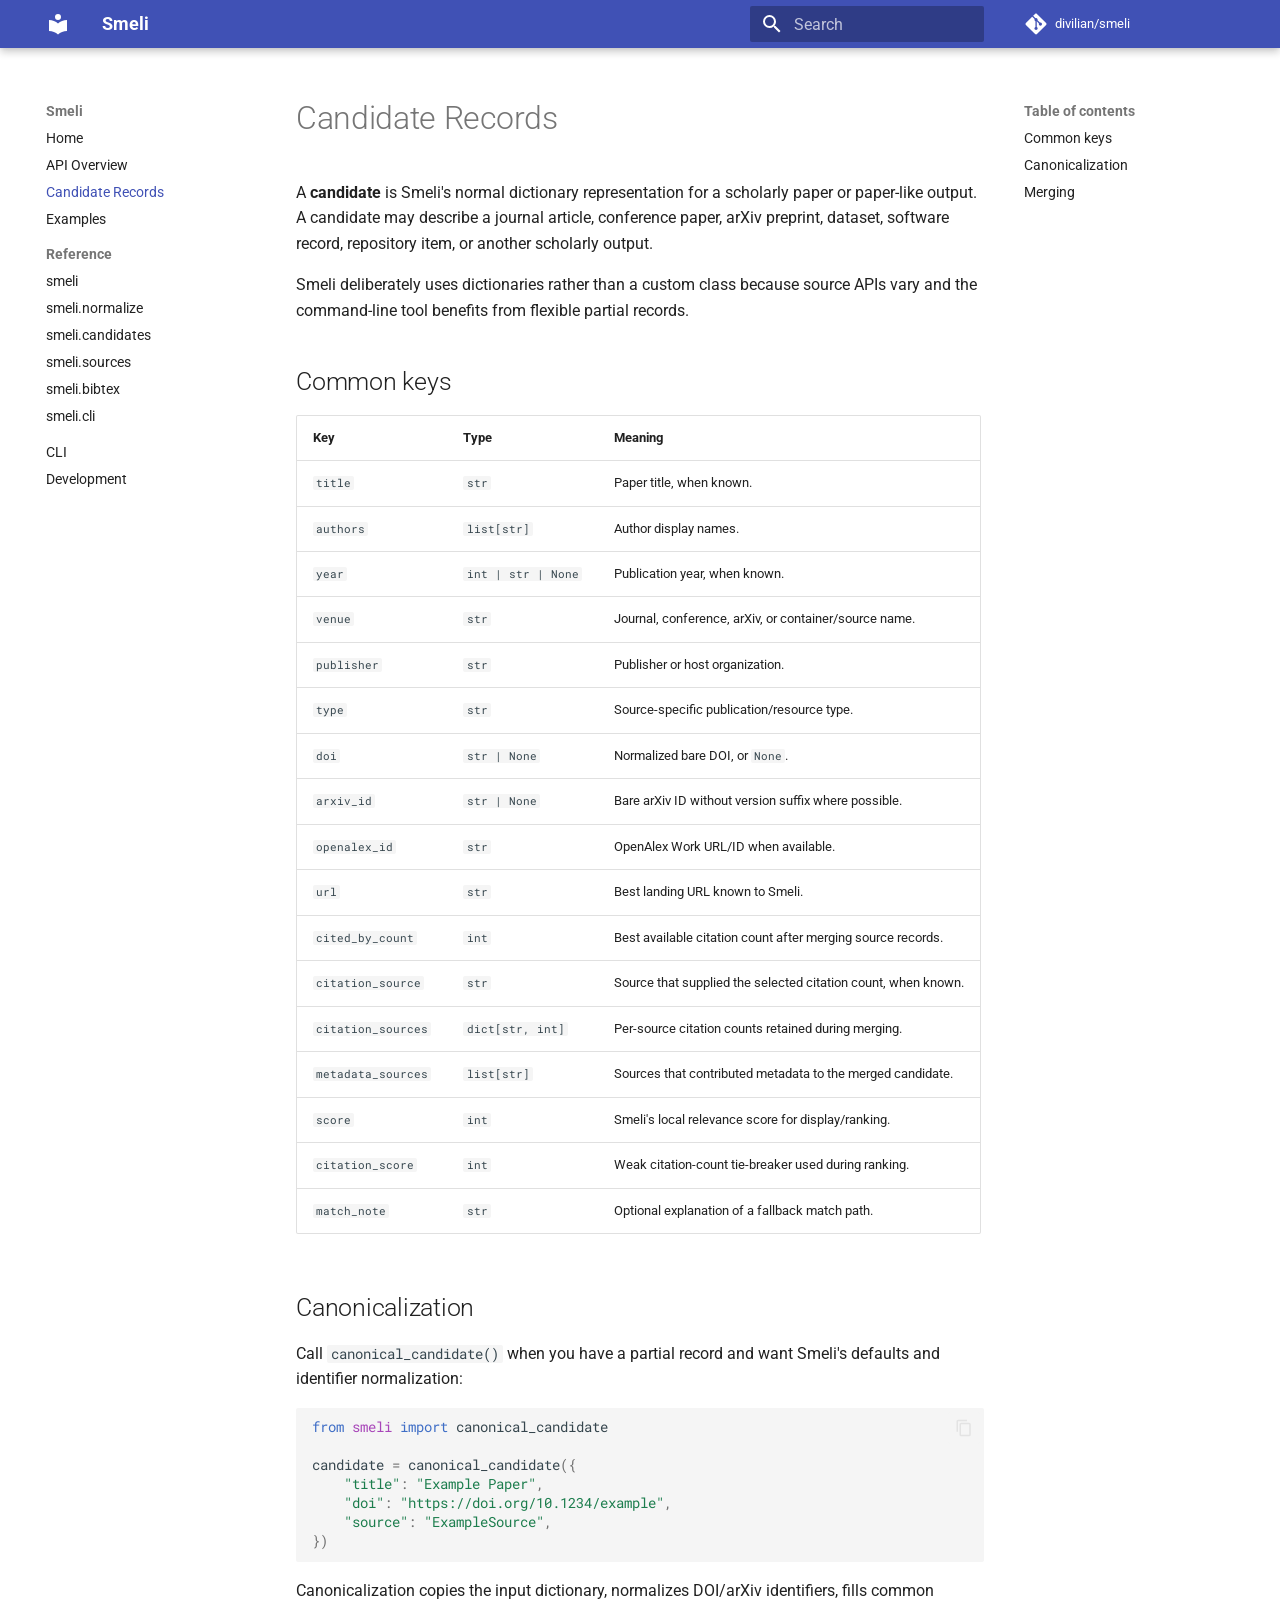
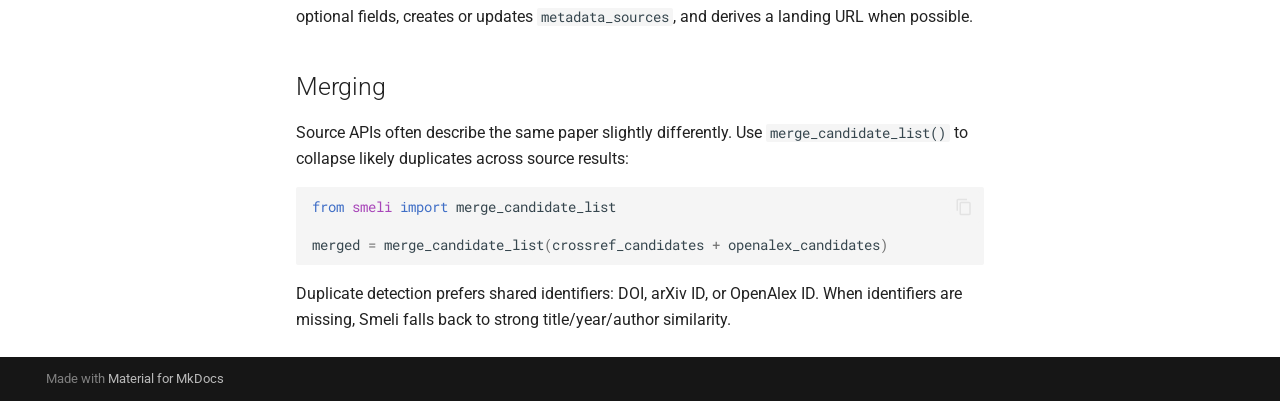
<file: candidate-records/index.html>
<!doctype html>
<html lang="en" class="no-js">
  <head>
    
      <meta charset="utf-8">
      <meta name="viewport" content="width=device-width,initial-scale=1">
      
        <meta name="description" content="Scholarly MEtadata Lookup Interface API documentation">
      
      
      
      
        <link rel="prev" href="../api/">
      
      
        <link rel="next" href="../examples/">
      
      
        
      
      
      <link rel="icon" href="../assets/images/favicon.png">
      <meta name="generator" content="mkdocs-1.6.1, mkdocs-material-9.7.6">
    
    
      
        <title>Candidate Records - Smeli</title>
      
    
    
      <link rel="stylesheet" href="../assets/stylesheets/main.484c7ddc.min.css">
      
      


    
    
      
    
    
      
        
        
        <link rel="preconnect" href="https://fonts.gstatic.com" crossorigin>
        <link rel="stylesheet" href="https://fonts.googleapis.com/css?family=Roboto:300,300i,400,400i,700,700i%7CRoboto+Mono:400,400i,700,700i&display=fallback">
        <style>:root{--md-text-font:"Roboto";--md-code-font:"Roboto Mono"}</style>
      
    
    
      <link rel="stylesheet" href="../assets/_mkdocstrings.css">
    
      <link rel="stylesheet" href="../stylesheets/extra.css">
    
    <script>__md_scope=new URL("..",location),__md_hash=e=>[...e].reduce(((e,_)=>(e<<5)-e+_.charCodeAt(0)),0),__md_get=(e,_=localStorage,t=__md_scope)=>JSON.parse(_.getItem(t.pathname+"."+e)),__md_set=(e,_,t=localStorage,a=__md_scope)=>{try{t.setItem(a.pathname+"."+e,JSON.stringify(_))}catch(e){}}</script>
    
      

    
    
  </head>
  
  
    <body dir="ltr">
  
    
    <input class="md-toggle" data-md-toggle="drawer" type="checkbox" id="__drawer" autocomplete="off">
    <input class="md-toggle" data-md-toggle="search" type="checkbox" id="__search" autocomplete="off">
    <label class="md-overlay" for="__drawer"></label>
    <div data-md-component="skip">
      
        
        <a href="#candidate-records" class="md-skip">
          Skip to content
        </a>
      
    </div>
    <div data-md-component="announce">
      
    </div>
    
    
      

  

<header class="md-header md-header--shadow" data-md-component="header">
  <nav class="md-header__inner md-grid" aria-label="Header">
    <a href=".." title="Smeli" class="md-header__button md-logo" aria-label="Smeli" data-md-component="logo">
      
  
  <svg xmlns="http://www.w3.org/2000/svg" viewBox="0 0 24 24"><path d="M12 8a3 3 0 0 0 3-3 3 3 0 0 0-3-3 3 3 0 0 0-3 3 3 3 0 0 0 3 3m0 3.54C9.64 9.35 6.5 8 3 8v11c3.5 0 6.64 1.35 9 3.54 2.36-2.19 5.5-3.54 9-3.54V8c-3.5 0-6.64 1.35-9 3.54"/></svg>

    </a>
    <label class="md-header__button md-icon" for="__drawer">
      
      <svg xmlns="http://www.w3.org/2000/svg" viewBox="0 0 24 24"><path d="M3 6h18v2H3zm0 5h18v2H3zm0 5h18v2H3z"/></svg>
    </label>
    <div class="md-header__title" data-md-component="header-title">
      <div class="md-header__ellipsis">
        <div class="md-header__topic">
          <span class="md-ellipsis">
            Smeli
          </span>
        </div>
        <div class="md-header__topic" data-md-component="header-topic">
          <span class="md-ellipsis">
            
              Candidate Records
            
          </span>
        </div>
      </div>
    </div>
    
    
      <script>var palette=__md_get("__palette");if(palette&&palette.color){if("(prefers-color-scheme)"===palette.color.media){var media=matchMedia("(prefers-color-scheme: light)"),input=document.querySelector(media.matches?"[data-md-color-media='(prefers-color-scheme: light)']":"[data-md-color-media='(prefers-color-scheme: dark)']");palette.color.media=input.getAttribute("data-md-color-media"),palette.color.scheme=input.getAttribute("data-md-color-scheme"),palette.color.primary=input.getAttribute("data-md-color-primary"),palette.color.accent=input.getAttribute("data-md-color-accent")}for(var[key,value]of Object.entries(palette.color))document.body.setAttribute("data-md-color-"+key,value)}</script>
    
    
    
      
      
        <label class="md-header__button md-icon" for="__search">
          
          <svg xmlns="http://www.w3.org/2000/svg" viewBox="0 0 24 24"><path d="M9.5 3A6.5 6.5 0 0 1 16 9.5c0 1.61-.59 3.09-1.56 4.23l.27.27h.79l5 5-1.5 1.5-5-5v-.79l-.27-.27A6.52 6.52 0 0 1 9.5 16 6.5 6.5 0 0 1 3 9.5 6.5 6.5 0 0 1 9.5 3m0 2C7 5 5 7 5 9.5S7 14 9.5 14 14 12 14 9.5 12 5 9.5 5"/></svg>
        </label>
        <div class="md-search" data-md-component="search" role="dialog">
  <label class="md-search__overlay" for="__search"></label>
  <div class="md-search__inner" role="search">
    <form class="md-search__form" name="search">
      <input type="text" class="md-search__input" name="query" aria-label="Search" placeholder="Search" autocapitalize="off" autocorrect="off" autocomplete="off" spellcheck="false" data-md-component="search-query" required>
      <label class="md-search__icon md-icon" for="__search">
        
        <svg xmlns="http://www.w3.org/2000/svg" viewBox="0 0 24 24"><path d="M9.5 3A6.5 6.5 0 0 1 16 9.5c0 1.61-.59 3.09-1.56 4.23l.27.27h.79l5 5-1.5 1.5-5-5v-.79l-.27-.27A6.52 6.52 0 0 1 9.5 16 6.5 6.5 0 0 1 3 9.5 6.5 6.5 0 0 1 9.5 3m0 2C7 5 5 7 5 9.5S7 14 9.5 14 14 12 14 9.5 12 5 9.5 5"/></svg>
        
        <svg xmlns="http://www.w3.org/2000/svg" viewBox="0 0 24 24"><path d="M20 11v2H8l5.5 5.5-1.42 1.42L4.16 12l7.92-7.92L13.5 5.5 8 11z"/></svg>
      </label>
      <nav class="md-search__options" aria-label="Search">
        
        <button type="reset" class="md-search__icon md-icon" title="Clear" aria-label="Clear" tabindex="-1">
          
          <svg xmlns="http://www.w3.org/2000/svg" viewBox="0 0 24 24"><path d="M19 6.41 17.59 5 12 10.59 6.41 5 5 6.41 10.59 12 5 17.59 6.41 19 12 13.41 17.59 19 19 17.59 13.41 12z"/></svg>
        </button>
      </nav>
      
        <div class="md-search__suggest" data-md-component="search-suggest"></div>
      
    </form>
    <div class="md-search__output">
      <div class="md-search__scrollwrap" tabindex="0" data-md-scrollfix>
        <div class="md-search-result" data-md-component="search-result">
          <div class="md-search-result__meta">
            Initializing search
          </div>
          <ol class="md-search-result__list" role="presentation"></ol>
        </div>
      </div>
    </div>
  </div>
</div>
      
    
    
      <div class="md-header__source">
        <a href="https://github.com/divilian/smeli" title="Go to repository" class="md-source" data-md-component="source">
  <div class="md-source__icon md-icon">
    
    <svg xmlns="http://www.w3.org/2000/svg" viewBox="0 0 448 512"><!--! Font Awesome Free 7.1.0 by @fontawesome - https://fontawesome.com License - https://fontawesome.com/license/free (Icons: CC BY 4.0, Fonts: SIL OFL 1.1, Code: MIT License) Copyright 2025 Fonticons, Inc.--><path d="M439.6 236.1 244 40.5c-5.4-5.5-12.8-8.5-20.4-8.5s-15 3-20.4 8.4L162.5 81l51.5 51.5c27.1-9.1 52.7 16.8 43.4 43.7l49.7 49.7c34.2-11.8 61.2 31 35.5 56.7-26.5 26.5-70.2-2.9-56-37.3L240.3 199v121.9c25.3 12.5 22.3 41.8 9.1 55-6.4 6.4-15.2 10.1-24.3 10.1s-17.8-3.6-24.3-10.1c-17.6-17.6-11.1-46.9 11.2-56v-123c-20.8-8.5-24.6-30.7-18.6-45L142.6 101 8.5 235.1C3 240.6 0 247.9 0 255.5s3 15 8.5 20.4l195.6 195.7c5.4 5.4 12.7 8.4 20.4 8.4s15-3 20.4-8.4l194.7-194.7c5.4-5.4 8.4-12.8 8.4-20.4s-3-15-8.4-20.4"/></svg>
  </div>
  <div class="md-source__repository">
    divilian/smeli
  </div>
</a>
      </div>
    
  </nav>
  
</header>
    
    <div class="md-container" data-md-component="container">
      
      
        
          
        
      
      <main class="md-main" data-md-component="main">
        <div class="md-main__inner md-grid">
          
            
              
              <div class="md-sidebar md-sidebar--primary" data-md-component="sidebar" data-md-type="navigation" >
                <div class="md-sidebar__scrollwrap">
                  <div class="md-sidebar__inner">
                    



<nav class="md-nav md-nav--primary" aria-label="Navigation" data-md-level="0">
  <label class="md-nav__title" for="__drawer">
    <a href=".." title="Smeli" class="md-nav__button md-logo" aria-label="Smeli" data-md-component="logo">
      
  
  <svg xmlns="http://www.w3.org/2000/svg" viewBox="0 0 24 24"><path d="M12 8a3 3 0 0 0 3-3 3 3 0 0 0-3-3 3 3 0 0 0-3 3 3 3 0 0 0 3 3m0 3.54C9.64 9.35 6.5 8 3 8v11c3.5 0 6.64 1.35 9 3.54 2.36-2.19 5.5-3.54 9-3.54V8c-3.5 0-6.64 1.35-9 3.54"/></svg>

    </a>
    Smeli
  </label>
  
    <div class="md-nav__source">
      <a href="https://github.com/divilian/smeli" title="Go to repository" class="md-source" data-md-component="source">
  <div class="md-source__icon md-icon">
    
    <svg xmlns="http://www.w3.org/2000/svg" viewBox="0 0 448 512"><!--! Font Awesome Free 7.1.0 by @fontawesome - https://fontawesome.com License - https://fontawesome.com/license/free (Icons: CC BY 4.0, Fonts: SIL OFL 1.1, Code: MIT License) Copyright 2025 Fonticons, Inc.--><path d="M439.6 236.1 244 40.5c-5.4-5.5-12.8-8.5-20.4-8.5s-15 3-20.4 8.4L162.5 81l51.5 51.5c27.1-9.1 52.7 16.8 43.4 43.7l49.7 49.7c34.2-11.8 61.2 31 35.5 56.7-26.5 26.5-70.2-2.9-56-37.3L240.3 199v121.9c25.3 12.5 22.3 41.8 9.1 55-6.4 6.4-15.2 10.1-24.3 10.1s-17.8-3.6-24.3-10.1c-17.6-17.6-11.1-46.9 11.2-56v-123c-20.8-8.5-24.6-30.7-18.6-45L142.6 101 8.5 235.1C3 240.6 0 247.9 0 255.5s3 15 8.5 20.4l195.6 195.7c5.4 5.4 12.7 8.4 20.4 8.4s15-3 20.4-8.4l194.7-194.7c5.4-5.4 8.4-12.8 8.4-20.4s-3-15-8.4-20.4"/></svg>
  </div>
  <div class="md-source__repository">
    divilian/smeli
  </div>
</a>
    </div>
  
  <ul class="md-nav__list" data-md-scrollfix>
    
      
      
  
  
  
  
    <li class="md-nav__item">
      <a href=".." class="md-nav__link">
        
  
  
  <span class="md-ellipsis">
    
  
    Home
  

    
  </span>
  
  

      </a>
    </li>
  

    
      
      
  
  
  
  
    <li class="md-nav__item">
      <a href="../api/" class="md-nav__link">
        
  
  
  <span class="md-ellipsis">
    
  
    API Overview
  

    
  </span>
  
  

      </a>
    </li>
  

    
      
      
  
  
    
  
  
  
    <li class="md-nav__item md-nav__item--active">
      
      <input class="md-nav__toggle md-toggle" type="checkbox" id="__toc">
      
      
        
      
      
        <label class="md-nav__link md-nav__link--active" for="__toc">
          
  
  
  <span class="md-ellipsis">
    
  
    Candidate Records
  

    
  </span>
  
  

          <span class="md-nav__icon md-icon"></span>
        </label>
      
      <a href="./" class="md-nav__link md-nav__link--active">
        
  
  
  <span class="md-ellipsis">
    
  
    Candidate Records
  

    
  </span>
  
  

      </a>
      
        

<nav class="md-nav md-nav--secondary" aria-label="Table of contents">
  
  
  
    
  
  
    <label class="md-nav__title" for="__toc">
      <span class="md-nav__icon md-icon"></span>
      Table of contents
    </label>
    <ul class="md-nav__list" data-md-component="toc" data-md-scrollfix>
      
        <li class="md-nav__item">
  <a href="#common-keys" class="md-nav__link">
    <span class="md-ellipsis">
      
        Common keys
      
    </span>
  </a>
  
</li>
      
        <li class="md-nav__item">
  <a href="#canonicalization" class="md-nav__link">
    <span class="md-ellipsis">
      
        Canonicalization
      
    </span>
  </a>
  
</li>
      
        <li class="md-nav__item">
  <a href="#merging" class="md-nav__link">
    <span class="md-ellipsis">
      
        Merging
      
    </span>
  </a>
  
</li>
      
    </ul>
  
</nav>
      
    </li>
  

    
      
      
  
  
  
  
    <li class="md-nav__item">
      <a href="../examples/" class="md-nav__link">
        
  
  
  <span class="md-ellipsis">
    
  
    Examples
  

    
  </span>
  
  

      </a>
    </li>
  

    
      
      
  
  
  
  
    
    
    
    
      
        
        
      
    
    
    <li class="md-nav__item md-nav__item--section md-nav__item--nested">
      
        
        
          
        
        <input class="md-nav__toggle md-toggle md-toggle--indeterminate" type="checkbox" id="__nav_5" >
        
          
          <label class="md-nav__link" for="__nav_5" id="__nav_5_label" tabindex="">
            
  
  
  <span class="md-ellipsis">
    
  
    Reference
  

    
  </span>
  
  

            <span class="md-nav__icon md-icon"></span>
          </label>
        
        <nav class="md-nav" data-md-level="1" aria-labelledby="__nav_5_label" aria-expanded="false">
          <label class="md-nav__title" for="__nav_5">
            <span class="md-nav__icon md-icon"></span>
            
  
    Reference
  

          </label>
          <ul class="md-nav__list" data-md-scrollfix>
            
              
                
  
  
  
  
    <li class="md-nav__item">
      <a href="../reference/smeli/" class="md-nav__link">
        
  
  
  <span class="md-ellipsis">
    
  
    smeli
  

    
  </span>
  
  

      </a>
    </li>
  

              
            
              
                
  
  
  
  
    <li class="md-nav__item">
      <a href="../reference/normalize/" class="md-nav__link">
        
  
  
  <span class="md-ellipsis">
    
  
    smeli.normalize
  

    
  </span>
  
  

      </a>
    </li>
  

              
            
              
                
  
  
  
  
    <li class="md-nav__item">
      <a href="../reference/candidates/" class="md-nav__link">
        
  
  
  <span class="md-ellipsis">
    
  
    smeli.candidates
  

    
  </span>
  
  

      </a>
    </li>
  

              
            
              
                
  
  
  
  
    <li class="md-nav__item">
      <a href="../reference/sources/" class="md-nav__link">
        
  
  
  <span class="md-ellipsis">
    
  
    smeli.sources
  

    
  </span>
  
  

      </a>
    </li>
  

              
            
              
                
  
  
  
  
    <li class="md-nav__item">
      <a href="../reference/bibtex/" class="md-nav__link">
        
  
  
  <span class="md-ellipsis">
    
  
    smeli.bibtex
  

    
  </span>
  
  

      </a>
    </li>
  

              
            
              
                
  
  
  
  
    <li class="md-nav__item">
      <a href="../reference/cli/" class="md-nav__link">
        
  
  
  <span class="md-ellipsis">
    
  
    smeli.cli
  

    
  </span>
  
  

      </a>
    </li>
  

              
            
          </ul>
        </nav>
      
    </li>
  

    
      
      
  
  
  
  
    <li class="md-nav__item">
      <a href="../cli/" class="md-nav__link">
        
  
  
  <span class="md-ellipsis">
    
  
    CLI
  

    
  </span>
  
  

      </a>
    </li>
  

    
      
      
  
  
  
  
    <li class="md-nav__item">
      <a href="../development/" class="md-nav__link">
        
  
  
  <span class="md-ellipsis">
    
  
    Development
  

    
  </span>
  
  

      </a>
    </li>
  

    
  </ul>
</nav>
                  </div>
                </div>
              </div>
            
            
              
              <div class="md-sidebar md-sidebar--secondary" data-md-component="sidebar" data-md-type="toc" >
                <div class="md-sidebar__scrollwrap">
                  <div class="md-sidebar__inner">
                    

<nav class="md-nav md-nav--secondary" aria-label="Table of contents">
  
  
  
    
  
  
    <label class="md-nav__title" for="__toc">
      <span class="md-nav__icon md-icon"></span>
      Table of contents
    </label>
    <ul class="md-nav__list" data-md-component="toc" data-md-scrollfix>
      
        <li class="md-nav__item">
  <a href="#common-keys" class="md-nav__link">
    <span class="md-ellipsis">
      
        Common keys
      
    </span>
  </a>
  
</li>
      
        <li class="md-nav__item">
  <a href="#canonicalization" class="md-nav__link">
    <span class="md-ellipsis">
      
        Canonicalization
      
    </span>
  </a>
  
</li>
      
        <li class="md-nav__item">
  <a href="#merging" class="md-nav__link">
    <span class="md-ellipsis">
      
        Merging
      
    </span>
  </a>
  
</li>
      
    </ul>
  
</nav>
                  </div>
                </div>
              </div>
            
          
          
            <div class="md-content" data-md-component="content">
              
              <article class="md-content__inner md-typeset">
                
                  


  
  


<h1 id="candidate-records">Candidate Records<a class="headerlink" href="#candidate-records" title="Permanent link">&para;</a></h1>
<p>A <strong>candidate</strong> is Smeli's normal dictionary representation for a scholarly paper or paper-like output. A candidate may describe a journal article, conference paper, arXiv preprint, dataset, software record, repository item, or another scholarly output.</p>
<p>Smeli deliberately uses dictionaries rather than a custom class because source APIs vary and the command-line tool benefits from flexible partial records.</p>
<h2 id="common-keys">Common keys<a class="headerlink" href="#common-keys" title="Permanent link">&para;</a></h2>
<table>
<thead>
<tr>
<th>Key</th>
<th>Type</th>
<th>Meaning</th>
</tr>
</thead>
<tbody>
<tr>
<td><code>title</code></td>
<td><code>str</code></td>
<td>Paper title, when known.</td>
</tr>
<tr>
<td><code>authors</code></td>
<td><code>list[str]</code></td>
<td>Author display names.</td>
</tr>
<tr>
<td><code>year</code></td>
<td><code>int | str | None</code></td>
<td>Publication year, when known.</td>
</tr>
<tr>
<td><code>venue</code></td>
<td><code>str</code></td>
<td>Journal, conference, arXiv, or container/source name.</td>
</tr>
<tr>
<td><code>publisher</code></td>
<td><code>str</code></td>
<td>Publisher or host organization.</td>
</tr>
<tr>
<td><code>type</code></td>
<td><code>str</code></td>
<td>Source-specific publication/resource type.</td>
</tr>
<tr>
<td><code>doi</code></td>
<td><code>str | None</code></td>
<td>Normalized bare DOI, or <code>None</code>.</td>
</tr>
<tr>
<td><code>arxiv_id</code></td>
<td><code>str | None</code></td>
<td>Bare arXiv ID without version suffix where possible.</td>
</tr>
<tr>
<td><code>openalex_id</code></td>
<td><code>str</code></td>
<td>OpenAlex Work URL/ID when available.</td>
</tr>
<tr>
<td><code>url</code></td>
<td><code>str</code></td>
<td>Best landing URL known to Smeli.</td>
</tr>
<tr>
<td><code>cited_by_count</code></td>
<td><code>int</code></td>
<td>Best available citation count after merging source records.</td>
</tr>
<tr>
<td><code>citation_source</code></td>
<td><code>str</code></td>
<td>Source that supplied the selected citation count, when known.</td>
</tr>
<tr>
<td><code>citation_sources</code></td>
<td><code>dict[str, int]</code></td>
<td>Per-source citation counts retained during merging.</td>
</tr>
<tr>
<td><code>metadata_sources</code></td>
<td><code>list[str]</code></td>
<td>Sources that contributed metadata to the merged candidate.</td>
</tr>
<tr>
<td><code>score</code></td>
<td><code>int</code></td>
<td>Smeli's local relevance score for display/ranking.</td>
</tr>
<tr>
<td><code>citation_score</code></td>
<td><code>int</code></td>
<td>Weak citation-count tie-breaker used during ranking.</td>
</tr>
<tr>
<td><code>match_note</code></td>
<td><code>str</code></td>
<td>Optional explanation of a fallback match path.</td>
</tr>
</tbody>
</table>
<h2 id="canonicalization">Canonicalization<a class="headerlink" href="#canonicalization" title="Permanent link">&para;</a></h2>
<p>Call <code>canonical_candidate()</code> when you have a partial record and want Smeli's defaults and identifier normalization:</p>
<div class="highlight"><pre><span></span><code><span class="kn">from</span><span class="w"> </span><span class="nn">smeli</span><span class="w"> </span><span class="kn">import</span> <span class="n">canonical_candidate</span>

<span class="n">candidate</span> <span class="o">=</span> <span class="n">canonical_candidate</span><span class="p">({</span>
    <span class="s2">&quot;title&quot;</span><span class="p">:</span> <span class="s2">&quot;Example Paper&quot;</span><span class="p">,</span>
    <span class="s2">&quot;doi&quot;</span><span class="p">:</span> <span class="s2">&quot;https://doi.org/10.1234/example&quot;</span><span class="p">,</span>
    <span class="s2">&quot;source&quot;</span><span class="p">:</span> <span class="s2">&quot;ExampleSource&quot;</span><span class="p">,</span>
<span class="p">})</span>
</code></pre></div>
<p>Canonicalization copies the input dictionary, normalizes DOI/arXiv identifiers, fills common optional fields, creates or updates <code>metadata_sources</code>, and derives a landing URL when possible.</p>
<h2 id="merging">Merging<a class="headerlink" href="#merging" title="Permanent link">&para;</a></h2>
<p>Source APIs often describe the same paper slightly differently. Use <code>merge_candidate_list()</code> to collapse likely duplicates across source results:</p>
<div class="highlight"><pre><span></span><code><span class="kn">from</span><span class="w"> </span><span class="nn">smeli</span><span class="w"> </span><span class="kn">import</span> <span class="n">merge_candidate_list</span>

<span class="n">merged</span> <span class="o">=</span> <span class="n">merge_candidate_list</span><span class="p">(</span><span class="n">crossref_candidates</span> <span class="o">+</span> <span class="n">openalex_candidates</span><span class="p">)</span>
</code></pre></div>
<p>Duplicate detection prefers shared identifiers: DOI, arXiv ID, or OpenAlex ID. When identifiers are missing, Smeli falls back to strong title/year/author similarity.</p>












                
              </article>
            </div>
          
          
<script>var target=document.getElementById(location.hash.slice(1));target&&target.name&&(target.checked=target.name.startsWith("__tabbed_"))</script>
        </div>
        
      </main>
      
        <footer class="md-footer">
  
  <div class="md-footer-meta md-typeset">
    <div class="md-footer-meta__inner md-grid">
      <div class="md-copyright">
  
  
    Made with
    <a href="https://squidfunk.github.io/mkdocs-material/" target="_blank" rel="noopener">
      Material for MkDocs
    </a>
  
</div>
      
    </div>
  </div>
</footer>
      
    </div>
    <div class="md-dialog" data-md-component="dialog">
      <div class="md-dialog__inner md-typeset"></div>
    </div>
    
    
    
      
      
      <script id="__config" type="application/json">{"annotate": null, "base": "..", "features": ["navigation.sections", "navigation.expand", "search.suggest", "search.highlight", "content.code.copy"], "search": "../assets/javascripts/workers/search.2c215733.min.js", "tags": null, "translations": {"clipboard.copied": "Copied to clipboard", "clipboard.copy": "Copy to clipboard", "search.result.more.one": "1 more on this page", "search.result.more.other": "# more on this page", "search.result.none": "No matching documents", "search.result.one": "1 matching document", "search.result.other": "# matching documents", "search.result.placeholder": "Type to start searching", "search.result.term.missing": "Missing", "select.version": "Select version"}, "version": null}</script>
    
    
      <script src="../assets/javascripts/bundle.79ae519e.min.js"></script>
      
    
  </body>
</html>
</file>
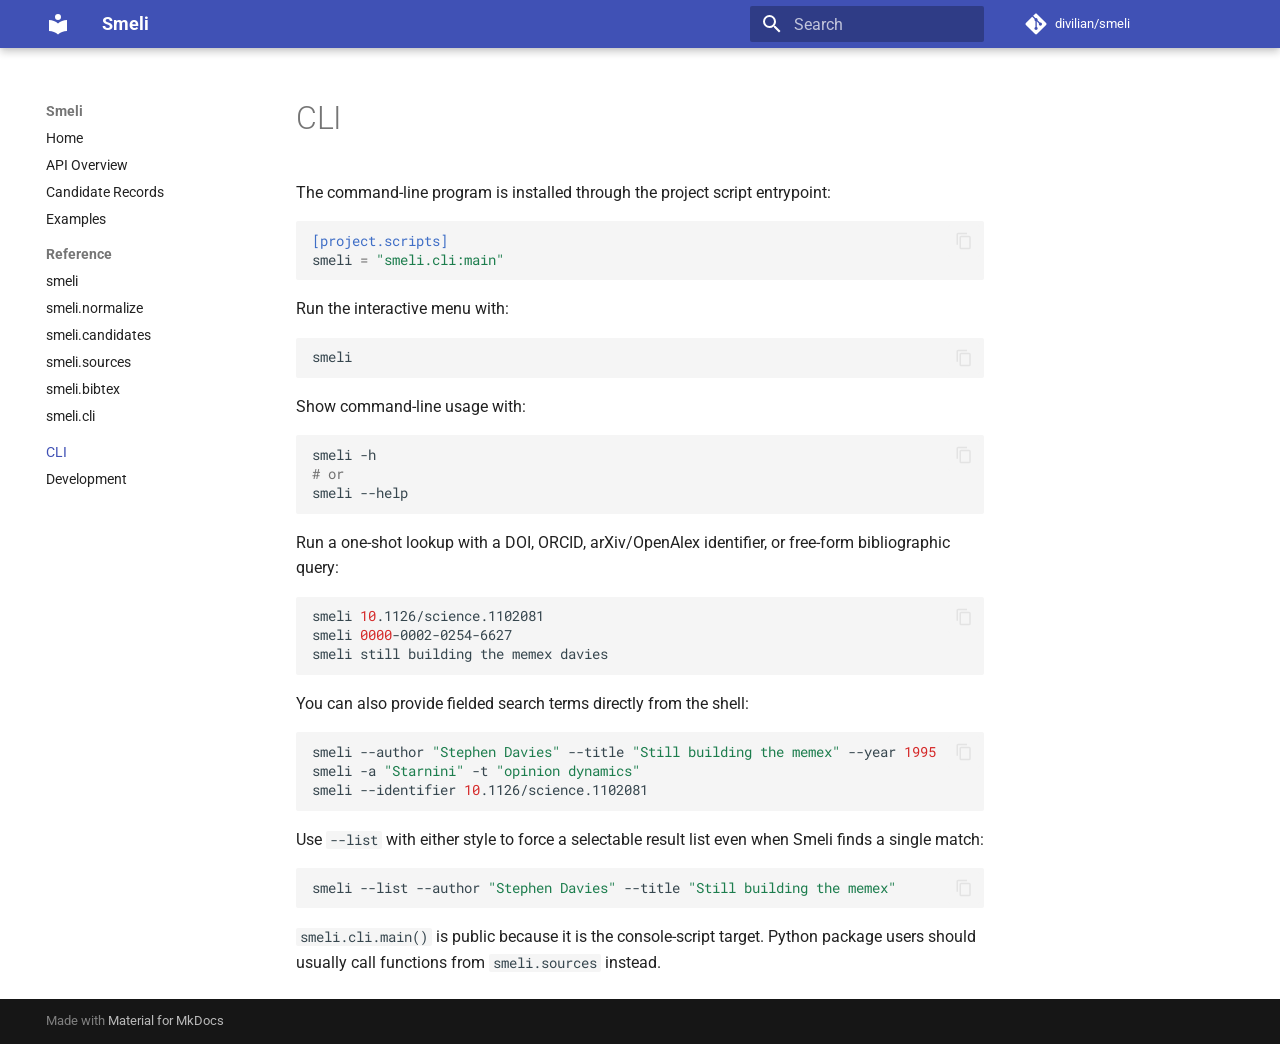
<file: cli/index.html>
<!doctype html>
<html lang="en" class="no-js">
  <head>
    
      <meta charset="utf-8">
      <meta name="viewport" content="width=device-width,initial-scale=1">
      
        <meta name="description" content="Scholarly MEtadata Lookup Interface API documentation">
      
      
      
      
        <link rel="prev" href="../reference/cli/">
      
      
        <link rel="next" href="../development/">
      
      
        
      
      
      <link rel="icon" href="../assets/images/favicon.png">
      <meta name="generator" content="mkdocs-1.6.1, mkdocs-material-9.7.6">
    
    
      
        <title>CLI - Smeli</title>
      
    
    
      <link rel="stylesheet" href="../assets/stylesheets/main.484c7ddc.min.css">
      
      


    
    
      
    
    
      
        
        
        <link rel="preconnect" href="https://fonts.gstatic.com" crossorigin>
        <link rel="stylesheet" href="https://fonts.googleapis.com/css?family=Roboto:300,300i,400,400i,700,700i%7CRoboto+Mono:400,400i,700,700i&display=fallback">
        <style>:root{--md-text-font:"Roboto";--md-code-font:"Roboto Mono"}</style>
      
    
    
      <link rel="stylesheet" href="../assets/_mkdocstrings.css">
    
      <link rel="stylesheet" href="../stylesheets/extra.css">
    
    <script>__md_scope=new URL("..",location),__md_hash=e=>[...e].reduce(((e,_)=>(e<<5)-e+_.charCodeAt(0)),0),__md_get=(e,_=localStorage,t=__md_scope)=>JSON.parse(_.getItem(t.pathname+"."+e)),__md_set=(e,_,t=localStorage,a=__md_scope)=>{try{t.setItem(a.pathname+"."+e,JSON.stringify(_))}catch(e){}}</script>
    
      

    
    
  </head>
  
  
    <body dir="ltr">
  
    
    <input class="md-toggle" data-md-toggle="drawer" type="checkbox" id="__drawer" autocomplete="off">
    <input class="md-toggle" data-md-toggle="search" type="checkbox" id="__search" autocomplete="off">
    <label class="md-overlay" for="__drawer"></label>
    <div data-md-component="skip">
      
        
        <a href="#cli" class="md-skip">
          Skip to content
        </a>
      
    </div>
    <div data-md-component="announce">
      
    </div>
    
    
      

  

<header class="md-header md-header--shadow" data-md-component="header">
  <nav class="md-header__inner md-grid" aria-label="Header">
    <a href=".." title="Smeli" class="md-header__button md-logo" aria-label="Smeli" data-md-component="logo">
      
  
  <svg xmlns="http://www.w3.org/2000/svg" viewBox="0 0 24 24"><path d="M12 8a3 3 0 0 0 3-3 3 3 0 0 0-3-3 3 3 0 0 0-3 3 3 3 0 0 0 3 3m0 3.54C9.64 9.35 6.5 8 3 8v11c3.5 0 6.64 1.35 9 3.54 2.36-2.19 5.5-3.54 9-3.54V8c-3.5 0-6.64 1.35-9 3.54"/></svg>

    </a>
    <label class="md-header__button md-icon" for="__drawer">
      
      <svg xmlns="http://www.w3.org/2000/svg" viewBox="0 0 24 24"><path d="M3 6h18v2H3zm0 5h18v2H3zm0 5h18v2H3z"/></svg>
    </label>
    <div class="md-header__title" data-md-component="header-title">
      <div class="md-header__ellipsis">
        <div class="md-header__topic">
          <span class="md-ellipsis">
            Smeli
          </span>
        </div>
        <div class="md-header__topic" data-md-component="header-topic">
          <span class="md-ellipsis">
            
              CLI
            
          </span>
        </div>
      </div>
    </div>
    
    
      <script>var palette=__md_get("__palette");if(palette&&palette.color){if("(prefers-color-scheme)"===palette.color.media){var media=matchMedia("(prefers-color-scheme: light)"),input=document.querySelector(media.matches?"[data-md-color-media='(prefers-color-scheme: light)']":"[data-md-color-media='(prefers-color-scheme: dark)']");palette.color.media=input.getAttribute("data-md-color-media"),palette.color.scheme=input.getAttribute("data-md-color-scheme"),palette.color.primary=input.getAttribute("data-md-color-primary"),palette.color.accent=input.getAttribute("data-md-color-accent")}for(var[key,value]of Object.entries(palette.color))document.body.setAttribute("data-md-color-"+key,value)}</script>
    
    
    
      
      
        <label class="md-header__button md-icon" for="__search">
          
          <svg xmlns="http://www.w3.org/2000/svg" viewBox="0 0 24 24"><path d="M9.5 3A6.5 6.5 0 0 1 16 9.5c0 1.61-.59 3.09-1.56 4.23l.27.27h.79l5 5-1.5 1.5-5-5v-.79l-.27-.27A6.52 6.52 0 0 1 9.5 16 6.5 6.5 0 0 1 3 9.5 6.5 6.5 0 0 1 9.5 3m0 2C7 5 5 7 5 9.5S7 14 9.5 14 14 12 14 9.5 12 5 9.5 5"/></svg>
        </label>
        <div class="md-search" data-md-component="search" role="dialog">
  <label class="md-search__overlay" for="__search"></label>
  <div class="md-search__inner" role="search">
    <form class="md-search__form" name="search">
      <input type="text" class="md-search__input" name="query" aria-label="Search" placeholder="Search" autocapitalize="off" autocorrect="off" autocomplete="off" spellcheck="false" data-md-component="search-query" required>
      <label class="md-search__icon md-icon" for="__search">
        
        <svg xmlns="http://www.w3.org/2000/svg" viewBox="0 0 24 24"><path d="M9.5 3A6.5 6.5 0 0 1 16 9.5c0 1.61-.59 3.09-1.56 4.23l.27.27h.79l5 5-1.5 1.5-5-5v-.79l-.27-.27A6.52 6.52 0 0 1 9.5 16 6.5 6.5 0 0 1 3 9.5 6.5 6.5 0 0 1 9.5 3m0 2C7 5 5 7 5 9.5S7 14 9.5 14 14 12 14 9.5 12 5 9.5 5"/></svg>
        
        <svg xmlns="http://www.w3.org/2000/svg" viewBox="0 0 24 24"><path d="M20 11v2H8l5.5 5.5-1.42 1.42L4.16 12l7.92-7.92L13.5 5.5 8 11z"/></svg>
      </label>
      <nav class="md-search__options" aria-label="Search">
        
        <button type="reset" class="md-search__icon md-icon" title="Clear" aria-label="Clear" tabindex="-1">
          
          <svg xmlns="http://www.w3.org/2000/svg" viewBox="0 0 24 24"><path d="M19 6.41 17.59 5 12 10.59 6.41 5 5 6.41 10.59 12 5 17.59 6.41 19 12 13.41 17.59 19 19 17.59 13.41 12z"/></svg>
        </button>
      </nav>
      
        <div class="md-search__suggest" data-md-component="search-suggest"></div>
      
    </form>
    <div class="md-search__output">
      <div class="md-search__scrollwrap" tabindex="0" data-md-scrollfix>
        <div class="md-search-result" data-md-component="search-result">
          <div class="md-search-result__meta">
            Initializing search
          </div>
          <ol class="md-search-result__list" role="presentation"></ol>
        </div>
      </div>
    </div>
  </div>
</div>
      
    
    
      <div class="md-header__source">
        <a href="https://github.com/divilian/smeli" title="Go to repository" class="md-source" data-md-component="source">
  <div class="md-source__icon md-icon">
    
    <svg xmlns="http://www.w3.org/2000/svg" viewBox="0 0 448 512"><!--! Font Awesome Free 7.1.0 by @fontawesome - https://fontawesome.com License - https://fontawesome.com/license/free (Icons: CC BY 4.0, Fonts: SIL OFL 1.1, Code: MIT License) Copyright 2025 Fonticons, Inc.--><path d="M439.6 236.1 244 40.5c-5.4-5.5-12.8-8.5-20.4-8.5s-15 3-20.4 8.4L162.5 81l51.5 51.5c27.1-9.1 52.7 16.8 43.4 43.7l49.7 49.7c34.2-11.8 61.2 31 35.5 56.7-26.5 26.5-70.2-2.9-56-37.3L240.3 199v121.9c25.3 12.5 22.3 41.8 9.1 55-6.4 6.4-15.2 10.1-24.3 10.1s-17.8-3.6-24.3-10.1c-17.6-17.6-11.1-46.9 11.2-56v-123c-20.8-8.5-24.6-30.7-18.6-45L142.6 101 8.5 235.1C3 240.6 0 247.9 0 255.5s3 15 8.5 20.4l195.6 195.7c5.4 5.4 12.7 8.4 20.4 8.4s15-3 20.4-8.4l194.7-194.7c5.4-5.4 8.4-12.8 8.4-20.4s-3-15-8.4-20.4"/></svg>
  </div>
  <div class="md-source__repository">
    divilian/smeli
  </div>
</a>
      </div>
    
  </nav>
  
</header>
    
    <div class="md-container" data-md-component="container">
      
      
        
          
        
      
      <main class="md-main" data-md-component="main">
        <div class="md-main__inner md-grid">
          
            
              
              <div class="md-sidebar md-sidebar--primary" data-md-component="sidebar" data-md-type="navigation" >
                <div class="md-sidebar__scrollwrap">
                  <div class="md-sidebar__inner">
                    



<nav class="md-nav md-nav--primary" aria-label="Navigation" data-md-level="0">
  <label class="md-nav__title" for="__drawer">
    <a href=".." title="Smeli" class="md-nav__button md-logo" aria-label="Smeli" data-md-component="logo">
      
  
  <svg xmlns="http://www.w3.org/2000/svg" viewBox="0 0 24 24"><path d="M12 8a3 3 0 0 0 3-3 3 3 0 0 0-3-3 3 3 0 0 0-3 3 3 3 0 0 0 3 3m0 3.54C9.64 9.35 6.5 8 3 8v11c3.5 0 6.64 1.35 9 3.54 2.36-2.19 5.5-3.54 9-3.54V8c-3.5 0-6.64 1.35-9 3.54"/></svg>

    </a>
    Smeli
  </label>
  
    <div class="md-nav__source">
      <a href="https://github.com/divilian/smeli" title="Go to repository" class="md-source" data-md-component="source">
  <div class="md-source__icon md-icon">
    
    <svg xmlns="http://www.w3.org/2000/svg" viewBox="0 0 448 512"><!--! Font Awesome Free 7.1.0 by @fontawesome - https://fontawesome.com License - https://fontawesome.com/license/free (Icons: CC BY 4.0, Fonts: SIL OFL 1.1, Code: MIT License) Copyright 2025 Fonticons, Inc.--><path d="M439.6 236.1 244 40.5c-5.4-5.5-12.8-8.5-20.4-8.5s-15 3-20.4 8.4L162.5 81l51.5 51.5c27.1-9.1 52.7 16.8 43.4 43.7l49.7 49.7c34.2-11.8 61.2 31 35.5 56.7-26.5 26.5-70.2-2.9-56-37.3L240.3 199v121.9c25.3 12.5 22.3 41.8 9.1 55-6.4 6.4-15.2 10.1-24.3 10.1s-17.8-3.6-24.3-10.1c-17.6-17.6-11.1-46.9 11.2-56v-123c-20.8-8.5-24.6-30.7-18.6-45L142.6 101 8.5 235.1C3 240.6 0 247.9 0 255.5s3 15 8.5 20.4l195.6 195.7c5.4 5.4 12.7 8.4 20.4 8.4s15-3 20.4-8.4l194.7-194.7c5.4-5.4 8.4-12.8 8.4-20.4s-3-15-8.4-20.4"/></svg>
  </div>
  <div class="md-source__repository">
    divilian/smeli
  </div>
</a>
    </div>
  
  <ul class="md-nav__list" data-md-scrollfix>
    
      
      
  
  
  
  
    <li class="md-nav__item">
      <a href=".." class="md-nav__link">
        
  
  
  <span class="md-ellipsis">
    
  
    Home
  

    
  </span>
  
  

      </a>
    </li>
  

    
      
      
  
  
  
  
    <li class="md-nav__item">
      <a href="../api/" class="md-nav__link">
        
  
  
  <span class="md-ellipsis">
    
  
    API Overview
  

    
  </span>
  
  

      </a>
    </li>
  

    
      
      
  
  
  
  
    <li class="md-nav__item">
      <a href="../candidate-records/" class="md-nav__link">
        
  
  
  <span class="md-ellipsis">
    
  
    Candidate Records
  

    
  </span>
  
  

      </a>
    </li>
  

    
      
      
  
  
  
  
    <li class="md-nav__item">
      <a href="../examples/" class="md-nav__link">
        
  
  
  <span class="md-ellipsis">
    
  
    Examples
  

    
  </span>
  
  

      </a>
    </li>
  

    
      
      
  
  
  
  
    
    
    
    
      
        
        
      
    
    
    <li class="md-nav__item md-nav__item--section md-nav__item--nested">
      
        
        
          
        
        <input class="md-nav__toggle md-toggle md-toggle--indeterminate" type="checkbox" id="__nav_5" >
        
          
          <label class="md-nav__link" for="__nav_5" id="__nav_5_label" tabindex="">
            
  
  
  <span class="md-ellipsis">
    
  
    Reference
  

    
  </span>
  
  

            <span class="md-nav__icon md-icon"></span>
          </label>
        
        <nav class="md-nav" data-md-level="1" aria-labelledby="__nav_5_label" aria-expanded="false">
          <label class="md-nav__title" for="__nav_5">
            <span class="md-nav__icon md-icon"></span>
            
  
    Reference
  

          </label>
          <ul class="md-nav__list" data-md-scrollfix>
            
              
                
  
  
  
  
    <li class="md-nav__item">
      <a href="../reference/smeli/" class="md-nav__link">
        
  
  
  <span class="md-ellipsis">
    
  
    smeli
  

    
  </span>
  
  

      </a>
    </li>
  

              
            
              
                
  
  
  
  
    <li class="md-nav__item">
      <a href="../reference/normalize/" class="md-nav__link">
        
  
  
  <span class="md-ellipsis">
    
  
    smeli.normalize
  

    
  </span>
  
  

      </a>
    </li>
  

              
            
              
                
  
  
  
  
    <li class="md-nav__item">
      <a href="../reference/candidates/" class="md-nav__link">
        
  
  
  <span class="md-ellipsis">
    
  
    smeli.candidates
  

    
  </span>
  
  

      </a>
    </li>
  

              
            
              
                
  
  
  
  
    <li class="md-nav__item">
      <a href="../reference/sources/" class="md-nav__link">
        
  
  
  <span class="md-ellipsis">
    
  
    smeli.sources
  

    
  </span>
  
  

      </a>
    </li>
  

              
            
              
                
  
  
  
  
    <li class="md-nav__item">
      <a href="../reference/bibtex/" class="md-nav__link">
        
  
  
  <span class="md-ellipsis">
    
  
    smeli.bibtex
  

    
  </span>
  
  

      </a>
    </li>
  

              
            
              
                
  
  
  
  
    <li class="md-nav__item">
      <a href="../reference/cli/" class="md-nav__link">
        
  
  
  <span class="md-ellipsis">
    
  
    smeli.cli
  

    
  </span>
  
  

      </a>
    </li>
  

              
            
          </ul>
        </nav>
      
    </li>
  

    
      
      
  
  
    
  
  
  
    <li class="md-nav__item md-nav__item--active">
      
      <input class="md-nav__toggle md-toggle" type="checkbox" id="__toc">
      
      
        
      
      
      <a href="./" class="md-nav__link md-nav__link--active">
        
  
  
  <span class="md-ellipsis">
    
  
    CLI
  

    
  </span>
  
  

      </a>
      
    </li>
  

    
      
      
  
  
  
  
    <li class="md-nav__item">
      <a href="../development/" class="md-nav__link">
        
  
  
  <span class="md-ellipsis">
    
  
    Development
  

    
  </span>
  
  

      </a>
    </li>
  

    
  </ul>
</nav>
                  </div>
                </div>
              </div>
            
            
              
              <div class="md-sidebar md-sidebar--secondary" data-md-component="sidebar" data-md-type="toc" >
                <div class="md-sidebar__scrollwrap">
                  <div class="md-sidebar__inner">
                    

<nav class="md-nav md-nav--secondary" aria-label="Table of contents">
  
  
  
    
  
  
</nav>
                  </div>
                </div>
              </div>
            
          
          
            <div class="md-content" data-md-component="content">
              
              <article class="md-content__inner md-typeset">
                
                  


  
  


<h1 id="cli">CLI<a class="headerlink" href="#cli" title="Permanent link">&para;</a></h1>
<p>The command-line program is installed through the project script entrypoint:</p>
<div class="highlight"><pre><span></span><code><span class="k">[project.scripts]</span>
<span class="n">smeli</span><span class="w"> </span><span class="o">=</span><span class="w"> </span><span class="s2">&quot;smeli.cli:main&quot;</span>
</code></pre></div>
<p>Run the interactive menu with:</p>
<div class="highlight"><pre><span></span><code>smeli
</code></pre></div>
<p>Show command-line usage with:</p>
<div class="highlight"><pre><span></span><code>smeli<span class="w"> </span>-h
<span class="c1"># or</span>
smeli<span class="w"> </span>--help
</code></pre></div>
<p>Run a one-shot lookup with a DOI, ORCID, arXiv/OpenAlex identifier, or free-form bibliographic query:</p>
<div class="highlight"><pre><span></span><code>smeli<span class="w"> </span><span class="m">10</span>.1126/science.1102081
smeli<span class="w"> </span><span class="m">0000</span>-0002-0254-6627
smeli<span class="w"> </span>still<span class="w"> </span>building<span class="w"> </span>the<span class="w"> </span>memex<span class="w"> </span>davies
</code></pre></div>
<p>You can also provide fielded search terms directly from the shell:</p>
<div class="highlight"><pre><span></span><code>smeli<span class="w"> </span>--author<span class="w"> </span><span class="s2">&quot;Stephen Davies&quot;</span><span class="w"> </span>--title<span class="w"> </span><span class="s2">&quot;Still building the memex&quot;</span><span class="w"> </span>--year<span class="w"> </span><span class="m">1995</span>
smeli<span class="w"> </span>-a<span class="w"> </span><span class="s2">&quot;Starnini&quot;</span><span class="w"> </span>-t<span class="w"> </span><span class="s2">&quot;opinion dynamics&quot;</span>
smeli<span class="w"> </span>--identifier<span class="w"> </span><span class="m">10</span>.1126/science.1102081
</code></pre></div>
<p>Use <code>--list</code> with either style to force a selectable result list even when Smeli finds a single match:</p>
<div class="highlight"><pre><span></span><code>smeli<span class="w"> </span>--list<span class="w"> </span>--author<span class="w"> </span><span class="s2">&quot;Stephen Davies&quot;</span><span class="w"> </span>--title<span class="w"> </span><span class="s2">&quot;Still building the memex&quot;</span>
</code></pre></div>
<p><code>smeli.cli.main()</code> is public because it is the console-script target. Python package users should usually call functions from <code>smeli.sources</code> instead.</p>












                
              </article>
            </div>
          
          
<script>var target=document.getElementById(location.hash.slice(1));target&&target.name&&(target.checked=target.name.startsWith("__tabbed_"))</script>
        </div>
        
      </main>
      
        <footer class="md-footer">
  
  <div class="md-footer-meta md-typeset">
    <div class="md-footer-meta__inner md-grid">
      <div class="md-copyright">
  
  
    Made with
    <a href="https://squidfunk.github.io/mkdocs-material/" target="_blank" rel="noopener">
      Material for MkDocs
    </a>
  
</div>
      
    </div>
  </div>
</footer>
      
    </div>
    <div class="md-dialog" data-md-component="dialog">
      <div class="md-dialog__inner md-typeset"></div>
    </div>
    
    
    
      
      
      <script id="__config" type="application/json">{"annotate": null, "base": "..", "features": ["navigation.sections", "navigation.expand", "search.suggest", "search.highlight", "content.code.copy"], "search": "../assets/javascripts/workers/search.2c215733.min.js", "tags": null, "translations": {"clipboard.copied": "Copied to clipboard", "clipboard.copy": "Copy to clipboard", "search.result.more.one": "1 more on this page", "search.result.more.other": "# more on this page", "search.result.none": "No matching documents", "search.result.one": "1 matching document", "search.result.other": "# matching documents", "search.result.placeholder": "Type to start searching", "search.result.term.missing": "Missing", "select.version": "Select version"}, "version": null}</script>
    
    
      <script src="../assets/javascripts/bundle.79ae519e.min.js"></script>
      
    
  </body>
</html>
</file>
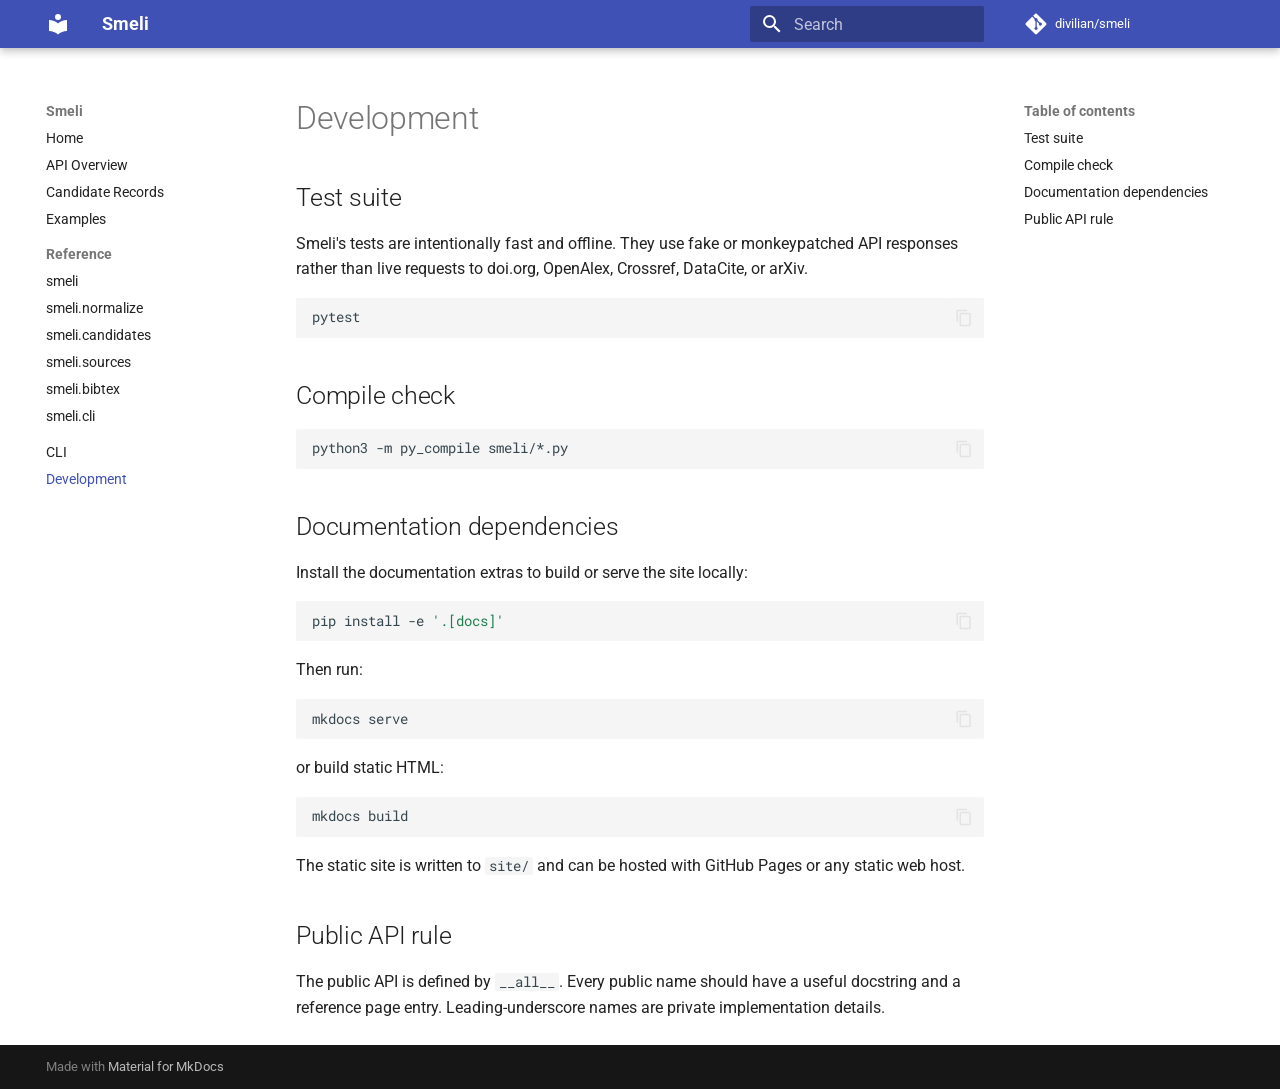
<file: development/index.html>
<!doctype html>
<html lang="en" class="no-js">
  <head>
    
      <meta charset="utf-8">
      <meta name="viewport" content="width=device-width,initial-scale=1">
      
        <meta name="description" content="Scholarly MEtadata Lookup Interface API documentation">
      
      
      
      
        <link rel="prev" href="../cli/">
      
      
      
        
      
      
      <link rel="icon" href="../assets/images/favicon.png">
      <meta name="generator" content="mkdocs-1.6.1, mkdocs-material-9.7.6">
    
    
      
        <title>Development - Smeli</title>
      
    
    
      <link rel="stylesheet" href="../assets/stylesheets/main.484c7ddc.min.css">
      
      


    
    
      
    
    
      
        
        
        <link rel="preconnect" href="https://fonts.gstatic.com" crossorigin>
        <link rel="stylesheet" href="https://fonts.googleapis.com/css?family=Roboto:300,300i,400,400i,700,700i%7CRoboto+Mono:400,400i,700,700i&display=fallback">
        <style>:root{--md-text-font:"Roboto";--md-code-font:"Roboto Mono"}</style>
      
    
    
      <link rel="stylesheet" href="../assets/_mkdocstrings.css">
    
      <link rel="stylesheet" href="../stylesheets/extra.css">
    
    <script>__md_scope=new URL("..",location),__md_hash=e=>[...e].reduce(((e,_)=>(e<<5)-e+_.charCodeAt(0)),0),__md_get=(e,_=localStorage,t=__md_scope)=>JSON.parse(_.getItem(t.pathname+"."+e)),__md_set=(e,_,t=localStorage,a=__md_scope)=>{try{t.setItem(a.pathname+"."+e,JSON.stringify(_))}catch(e){}}</script>
    
      

    
    
  </head>
  
  
    <body dir="ltr">
  
    
    <input class="md-toggle" data-md-toggle="drawer" type="checkbox" id="__drawer" autocomplete="off">
    <input class="md-toggle" data-md-toggle="search" type="checkbox" id="__search" autocomplete="off">
    <label class="md-overlay" for="__drawer"></label>
    <div data-md-component="skip">
      
        
        <a href="#development" class="md-skip">
          Skip to content
        </a>
      
    </div>
    <div data-md-component="announce">
      
    </div>
    
    
      

  

<header class="md-header md-header--shadow" data-md-component="header">
  <nav class="md-header__inner md-grid" aria-label="Header">
    <a href=".." title="Smeli" class="md-header__button md-logo" aria-label="Smeli" data-md-component="logo">
      
  
  <svg xmlns="http://www.w3.org/2000/svg" viewBox="0 0 24 24"><path d="M12 8a3 3 0 0 0 3-3 3 3 0 0 0-3-3 3 3 0 0 0-3 3 3 3 0 0 0 3 3m0 3.54C9.64 9.35 6.5 8 3 8v11c3.5 0 6.64 1.35 9 3.54 2.36-2.19 5.5-3.54 9-3.54V8c-3.5 0-6.64 1.35-9 3.54"/></svg>

    </a>
    <label class="md-header__button md-icon" for="__drawer">
      
      <svg xmlns="http://www.w3.org/2000/svg" viewBox="0 0 24 24"><path d="M3 6h18v2H3zm0 5h18v2H3zm0 5h18v2H3z"/></svg>
    </label>
    <div class="md-header__title" data-md-component="header-title">
      <div class="md-header__ellipsis">
        <div class="md-header__topic">
          <span class="md-ellipsis">
            Smeli
          </span>
        </div>
        <div class="md-header__topic" data-md-component="header-topic">
          <span class="md-ellipsis">
            
              Development
            
          </span>
        </div>
      </div>
    </div>
    
    
      <script>var palette=__md_get("__palette");if(palette&&palette.color){if("(prefers-color-scheme)"===palette.color.media){var media=matchMedia("(prefers-color-scheme: light)"),input=document.querySelector(media.matches?"[data-md-color-media='(prefers-color-scheme: light)']":"[data-md-color-media='(prefers-color-scheme: dark)']");palette.color.media=input.getAttribute("data-md-color-media"),palette.color.scheme=input.getAttribute("data-md-color-scheme"),palette.color.primary=input.getAttribute("data-md-color-primary"),palette.color.accent=input.getAttribute("data-md-color-accent")}for(var[key,value]of Object.entries(palette.color))document.body.setAttribute("data-md-color-"+key,value)}</script>
    
    
    
      
      
        <label class="md-header__button md-icon" for="__search">
          
          <svg xmlns="http://www.w3.org/2000/svg" viewBox="0 0 24 24"><path d="M9.5 3A6.5 6.5 0 0 1 16 9.5c0 1.61-.59 3.09-1.56 4.23l.27.27h.79l5 5-1.5 1.5-5-5v-.79l-.27-.27A6.52 6.52 0 0 1 9.5 16 6.5 6.5 0 0 1 3 9.5 6.5 6.5 0 0 1 9.5 3m0 2C7 5 5 7 5 9.5S7 14 9.5 14 14 12 14 9.5 12 5 9.5 5"/></svg>
        </label>
        <div class="md-search" data-md-component="search" role="dialog">
  <label class="md-search__overlay" for="__search"></label>
  <div class="md-search__inner" role="search">
    <form class="md-search__form" name="search">
      <input type="text" class="md-search__input" name="query" aria-label="Search" placeholder="Search" autocapitalize="off" autocorrect="off" autocomplete="off" spellcheck="false" data-md-component="search-query" required>
      <label class="md-search__icon md-icon" for="__search">
        
        <svg xmlns="http://www.w3.org/2000/svg" viewBox="0 0 24 24"><path d="M9.5 3A6.5 6.5 0 0 1 16 9.5c0 1.61-.59 3.09-1.56 4.23l.27.27h.79l5 5-1.5 1.5-5-5v-.79l-.27-.27A6.52 6.52 0 0 1 9.5 16 6.5 6.5 0 0 1 3 9.5 6.5 6.5 0 0 1 9.5 3m0 2C7 5 5 7 5 9.5S7 14 9.5 14 14 12 14 9.5 12 5 9.5 5"/></svg>
        
        <svg xmlns="http://www.w3.org/2000/svg" viewBox="0 0 24 24"><path d="M20 11v2H8l5.5 5.5-1.42 1.42L4.16 12l7.92-7.92L13.5 5.5 8 11z"/></svg>
      </label>
      <nav class="md-search__options" aria-label="Search">
        
        <button type="reset" class="md-search__icon md-icon" title="Clear" aria-label="Clear" tabindex="-1">
          
          <svg xmlns="http://www.w3.org/2000/svg" viewBox="0 0 24 24"><path d="M19 6.41 17.59 5 12 10.59 6.41 5 5 6.41 10.59 12 5 17.59 6.41 19 12 13.41 17.59 19 19 17.59 13.41 12z"/></svg>
        </button>
      </nav>
      
        <div class="md-search__suggest" data-md-component="search-suggest"></div>
      
    </form>
    <div class="md-search__output">
      <div class="md-search__scrollwrap" tabindex="0" data-md-scrollfix>
        <div class="md-search-result" data-md-component="search-result">
          <div class="md-search-result__meta">
            Initializing search
          </div>
          <ol class="md-search-result__list" role="presentation"></ol>
        </div>
      </div>
    </div>
  </div>
</div>
      
    
    
      <div class="md-header__source">
        <a href="https://github.com/divilian/smeli" title="Go to repository" class="md-source" data-md-component="source">
  <div class="md-source__icon md-icon">
    
    <svg xmlns="http://www.w3.org/2000/svg" viewBox="0 0 448 512"><!--! Font Awesome Free 7.1.0 by @fontawesome - https://fontawesome.com License - https://fontawesome.com/license/free (Icons: CC BY 4.0, Fonts: SIL OFL 1.1, Code: MIT License) Copyright 2025 Fonticons, Inc.--><path d="M439.6 236.1 244 40.5c-5.4-5.5-12.8-8.5-20.4-8.5s-15 3-20.4 8.4L162.5 81l51.5 51.5c27.1-9.1 52.7 16.8 43.4 43.7l49.7 49.7c34.2-11.8 61.2 31 35.5 56.7-26.5 26.5-70.2-2.9-56-37.3L240.3 199v121.9c25.3 12.5 22.3 41.8 9.1 55-6.4 6.4-15.2 10.1-24.3 10.1s-17.8-3.6-24.3-10.1c-17.6-17.6-11.1-46.9 11.2-56v-123c-20.8-8.5-24.6-30.7-18.6-45L142.6 101 8.5 235.1C3 240.6 0 247.9 0 255.5s3 15 8.5 20.4l195.6 195.7c5.4 5.4 12.7 8.4 20.4 8.4s15-3 20.4-8.4l194.7-194.7c5.4-5.4 8.4-12.8 8.4-20.4s-3-15-8.4-20.4"/></svg>
  </div>
  <div class="md-source__repository">
    divilian/smeli
  </div>
</a>
      </div>
    
  </nav>
  
</header>
    
    <div class="md-container" data-md-component="container">
      
      
        
          
        
      
      <main class="md-main" data-md-component="main">
        <div class="md-main__inner md-grid">
          
            
              
              <div class="md-sidebar md-sidebar--primary" data-md-component="sidebar" data-md-type="navigation" >
                <div class="md-sidebar__scrollwrap">
                  <div class="md-sidebar__inner">
                    



<nav class="md-nav md-nav--primary" aria-label="Navigation" data-md-level="0">
  <label class="md-nav__title" for="__drawer">
    <a href=".." title="Smeli" class="md-nav__button md-logo" aria-label="Smeli" data-md-component="logo">
      
  
  <svg xmlns="http://www.w3.org/2000/svg" viewBox="0 0 24 24"><path d="M12 8a3 3 0 0 0 3-3 3 3 0 0 0-3-3 3 3 0 0 0-3 3 3 3 0 0 0 3 3m0 3.54C9.64 9.35 6.5 8 3 8v11c3.5 0 6.64 1.35 9 3.54 2.36-2.19 5.5-3.54 9-3.54V8c-3.5 0-6.64 1.35-9 3.54"/></svg>

    </a>
    Smeli
  </label>
  
    <div class="md-nav__source">
      <a href="https://github.com/divilian/smeli" title="Go to repository" class="md-source" data-md-component="source">
  <div class="md-source__icon md-icon">
    
    <svg xmlns="http://www.w3.org/2000/svg" viewBox="0 0 448 512"><!--! Font Awesome Free 7.1.0 by @fontawesome - https://fontawesome.com License - https://fontawesome.com/license/free (Icons: CC BY 4.0, Fonts: SIL OFL 1.1, Code: MIT License) Copyright 2025 Fonticons, Inc.--><path d="M439.6 236.1 244 40.5c-5.4-5.5-12.8-8.5-20.4-8.5s-15 3-20.4 8.4L162.5 81l51.5 51.5c27.1-9.1 52.7 16.8 43.4 43.7l49.7 49.7c34.2-11.8 61.2 31 35.5 56.7-26.5 26.5-70.2-2.9-56-37.3L240.3 199v121.9c25.3 12.5 22.3 41.8 9.1 55-6.4 6.4-15.2 10.1-24.3 10.1s-17.8-3.6-24.3-10.1c-17.6-17.6-11.1-46.9 11.2-56v-123c-20.8-8.5-24.6-30.7-18.6-45L142.6 101 8.5 235.1C3 240.6 0 247.9 0 255.5s3 15 8.5 20.4l195.6 195.7c5.4 5.4 12.7 8.4 20.4 8.4s15-3 20.4-8.4l194.7-194.7c5.4-5.4 8.4-12.8 8.4-20.4s-3-15-8.4-20.4"/></svg>
  </div>
  <div class="md-source__repository">
    divilian/smeli
  </div>
</a>
    </div>
  
  <ul class="md-nav__list" data-md-scrollfix>
    
      
      
  
  
  
  
    <li class="md-nav__item">
      <a href=".." class="md-nav__link">
        
  
  
  <span class="md-ellipsis">
    
  
    Home
  

    
  </span>
  
  

      </a>
    </li>
  

    
      
      
  
  
  
  
    <li class="md-nav__item">
      <a href="../api/" class="md-nav__link">
        
  
  
  <span class="md-ellipsis">
    
  
    API Overview
  

    
  </span>
  
  

      </a>
    </li>
  

    
      
      
  
  
  
  
    <li class="md-nav__item">
      <a href="../candidate-records/" class="md-nav__link">
        
  
  
  <span class="md-ellipsis">
    
  
    Candidate Records
  

    
  </span>
  
  

      </a>
    </li>
  

    
      
      
  
  
  
  
    <li class="md-nav__item">
      <a href="../examples/" class="md-nav__link">
        
  
  
  <span class="md-ellipsis">
    
  
    Examples
  

    
  </span>
  
  

      </a>
    </li>
  

    
      
      
  
  
  
  
    
    
    
    
      
        
        
      
    
    
    <li class="md-nav__item md-nav__item--section md-nav__item--nested">
      
        
        
          
        
        <input class="md-nav__toggle md-toggle md-toggle--indeterminate" type="checkbox" id="__nav_5" >
        
          
          <label class="md-nav__link" for="__nav_5" id="__nav_5_label" tabindex="">
            
  
  
  <span class="md-ellipsis">
    
  
    Reference
  

    
  </span>
  
  

            <span class="md-nav__icon md-icon"></span>
          </label>
        
        <nav class="md-nav" data-md-level="1" aria-labelledby="__nav_5_label" aria-expanded="false">
          <label class="md-nav__title" for="__nav_5">
            <span class="md-nav__icon md-icon"></span>
            
  
    Reference
  

          </label>
          <ul class="md-nav__list" data-md-scrollfix>
            
              
                
  
  
  
  
    <li class="md-nav__item">
      <a href="../reference/smeli/" class="md-nav__link">
        
  
  
  <span class="md-ellipsis">
    
  
    smeli
  

    
  </span>
  
  

      </a>
    </li>
  

              
            
              
                
  
  
  
  
    <li class="md-nav__item">
      <a href="../reference/normalize/" class="md-nav__link">
        
  
  
  <span class="md-ellipsis">
    
  
    smeli.normalize
  

    
  </span>
  
  

      </a>
    </li>
  

              
            
              
                
  
  
  
  
    <li class="md-nav__item">
      <a href="../reference/candidates/" class="md-nav__link">
        
  
  
  <span class="md-ellipsis">
    
  
    smeli.candidates
  

    
  </span>
  
  

      </a>
    </li>
  

              
            
              
                
  
  
  
  
    <li class="md-nav__item">
      <a href="../reference/sources/" class="md-nav__link">
        
  
  
  <span class="md-ellipsis">
    
  
    smeli.sources
  

    
  </span>
  
  

      </a>
    </li>
  

              
            
              
                
  
  
  
  
    <li class="md-nav__item">
      <a href="../reference/bibtex/" class="md-nav__link">
        
  
  
  <span class="md-ellipsis">
    
  
    smeli.bibtex
  

    
  </span>
  
  

      </a>
    </li>
  

              
            
              
                
  
  
  
  
    <li class="md-nav__item">
      <a href="../reference/cli/" class="md-nav__link">
        
  
  
  <span class="md-ellipsis">
    
  
    smeli.cli
  

    
  </span>
  
  

      </a>
    </li>
  

              
            
          </ul>
        </nav>
      
    </li>
  

    
      
      
  
  
  
  
    <li class="md-nav__item">
      <a href="../cli/" class="md-nav__link">
        
  
  
  <span class="md-ellipsis">
    
  
    CLI
  

    
  </span>
  
  

      </a>
    </li>
  

    
      
      
  
  
    
  
  
  
    <li class="md-nav__item md-nav__item--active">
      
      <input class="md-nav__toggle md-toggle" type="checkbox" id="__toc">
      
      
        
      
      
        <label class="md-nav__link md-nav__link--active" for="__toc">
          
  
  
  <span class="md-ellipsis">
    
  
    Development
  

    
  </span>
  
  

          <span class="md-nav__icon md-icon"></span>
        </label>
      
      <a href="./" class="md-nav__link md-nav__link--active">
        
  
  
  <span class="md-ellipsis">
    
  
    Development
  

    
  </span>
  
  

      </a>
      
        

<nav class="md-nav md-nav--secondary" aria-label="Table of contents">
  
  
  
    
  
  
    <label class="md-nav__title" for="__toc">
      <span class="md-nav__icon md-icon"></span>
      Table of contents
    </label>
    <ul class="md-nav__list" data-md-component="toc" data-md-scrollfix>
      
        <li class="md-nav__item">
  <a href="#test-suite" class="md-nav__link">
    <span class="md-ellipsis">
      
        Test suite
      
    </span>
  </a>
  
</li>
      
        <li class="md-nav__item">
  <a href="#compile-check" class="md-nav__link">
    <span class="md-ellipsis">
      
        Compile check
      
    </span>
  </a>
  
</li>
      
        <li class="md-nav__item">
  <a href="#documentation-dependencies" class="md-nav__link">
    <span class="md-ellipsis">
      
        Documentation dependencies
      
    </span>
  </a>
  
</li>
      
        <li class="md-nav__item">
  <a href="#public-api-rule" class="md-nav__link">
    <span class="md-ellipsis">
      
        Public API rule
      
    </span>
  </a>
  
</li>
      
    </ul>
  
</nav>
      
    </li>
  

    
  </ul>
</nav>
                  </div>
                </div>
              </div>
            
            
              
              <div class="md-sidebar md-sidebar--secondary" data-md-component="sidebar" data-md-type="toc" >
                <div class="md-sidebar__scrollwrap">
                  <div class="md-sidebar__inner">
                    

<nav class="md-nav md-nav--secondary" aria-label="Table of contents">
  
  
  
    
  
  
    <label class="md-nav__title" for="__toc">
      <span class="md-nav__icon md-icon"></span>
      Table of contents
    </label>
    <ul class="md-nav__list" data-md-component="toc" data-md-scrollfix>
      
        <li class="md-nav__item">
  <a href="#test-suite" class="md-nav__link">
    <span class="md-ellipsis">
      
        Test suite
      
    </span>
  </a>
  
</li>
      
        <li class="md-nav__item">
  <a href="#compile-check" class="md-nav__link">
    <span class="md-ellipsis">
      
        Compile check
      
    </span>
  </a>
  
</li>
      
        <li class="md-nav__item">
  <a href="#documentation-dependencies" class="md-nav__link">
    <span class="md-ellipsis">
      
        Documentation dependencies
      
    </span>
  </a>
  
</li>
      
        <li class="md-nav__item">
  <a href="#public-api-rule" class="md-nav__link">
    <span class="md-ellipsis">
      
        Public API rule
      
    </span>
  </a>
  
</li>
      
    </ul>
  
</nav>
                  </div>
                </div>
              </div>
            
          
          
            <div class="md-content" data-md-component="content">
              
              <article class="md-content__inner md-typeset">
                
                  


  
  


<h1 id="development">Development<a class="headerlink" href="#development" title="Permanent link">&para;</a></h1>
<h2 id="test-suite">Test suite<a class="headerlink" href="#test-suite" title="Permanent link">&para;</a></h2>
<p>Smeli's tests are intentionally fast and offline. They use fake or monkeypatched API responses rather than live requests to doi.org, OpenAlex, Crossref, DataCite, or arXiv.</p>
<div class="highlight"><pre><span></span><code>pytest
</code></pre></div>
<h2 id="compile-check">Compile check<a class="headerlink" href="#compile-check" title="Permanent link">&para;</a></h2>
<div class="highlight"><pre><span></span><code>python3<span class="w"> </span>-m<span class="w"> </span>py_compile<span class="w"> </span>smeli/*.py
</code></pre></div>
<h2 id="documentation-dependencies">Documentation dependencies<a class="headerlink" href="#documentation-dependencies" title="Permanent link">&para;</a></h2>
<p>Install the documentation extras to build or serve the site locally:</p>
<div class="highlight"><pre><span></span><code>pip<span class="w"> </span>install<span class="w"> </span>-e<span class="w"> </span><span class="s1">&#39;.[docs]&#39;</span>
</code></pre></div>
<p>Then run:</p>
<div class="highlight"><pre><span></span><code>mkdocs<span class="w"> </span>serve
</code></pre></div>
<p>or build static HTML:</p>
<div class="highlight"><pre><span></span><code>mkdocs<span class="w"> </span>build
</code></pre></div>
<p>The static site is written to <code>site/</code> and can be hosted with GitHub Pages or any static web host.</p>
<h2 id="public-api-rule">Public API rule<a class="headerlink" href="#public-api-rule" title="Permanent link">&para;</a></h2>
<p>The public API is defined by <code>__all__</code>. Every public name should have a useful docstring and a reference page entry. Leading-underscore names are private implementation details.</p>












                
              </article>
            </div>
          
          
<script>var target=document.getElementById(location.hash.slice(1));target&&target.name&&(target.checked=target.name.startsWith("__tabbed_"))</script>
        </div>
        
      </main>
      
        <footer class="md-footer">
  
  <div class="md-footer-meta md-typeset">
    <div class="md-footer-meta__inner md-grid">
      <div class="md-copyright">
  
  
    Made with
    <a href="https://squidfunk.github.io/mkdocs-material/" target="_blank" rel="noopener">
      Material for MkDocs
    </a>
  
</div>
      
    </div>
  </div>
</footer>
      
    </div>
    <div class="md-dialog" data-md-component="dialog">
      <div class="md-dialog__inner md-typeset"></div>
    </div>
    
    
    
      
      
      <script id="__config" type="application/json">{"annotate": null, "base": "..", "features": ["navigation.sections", "navigation.expand", "search.suggest", "search.highlight", "content.code.copy"], "search": "../assets/javascripts/workers/search.2c215733.min.js", "tags": null, "translations": {"clipboard.copied": "Copied to clipboard", "clipboard.copy": "Copy to clipboard", "search.result.more.one": "1 more on this page", "search.result.more.other": "# more on this page", "search.result.none": "No matching documents", "search.result.one": "1 matching document", "search.result.other": "# matching documents", "search.result.placeholder": "Type to start searching", "search.result.term.missing": "Missing", "select.version": "Select version"}, "version": null}</script>
    
    
      <script src="../assets/javascripts/bundle.79ae519e.min.js"></script>
      
    
  </body>
</html>
</file>
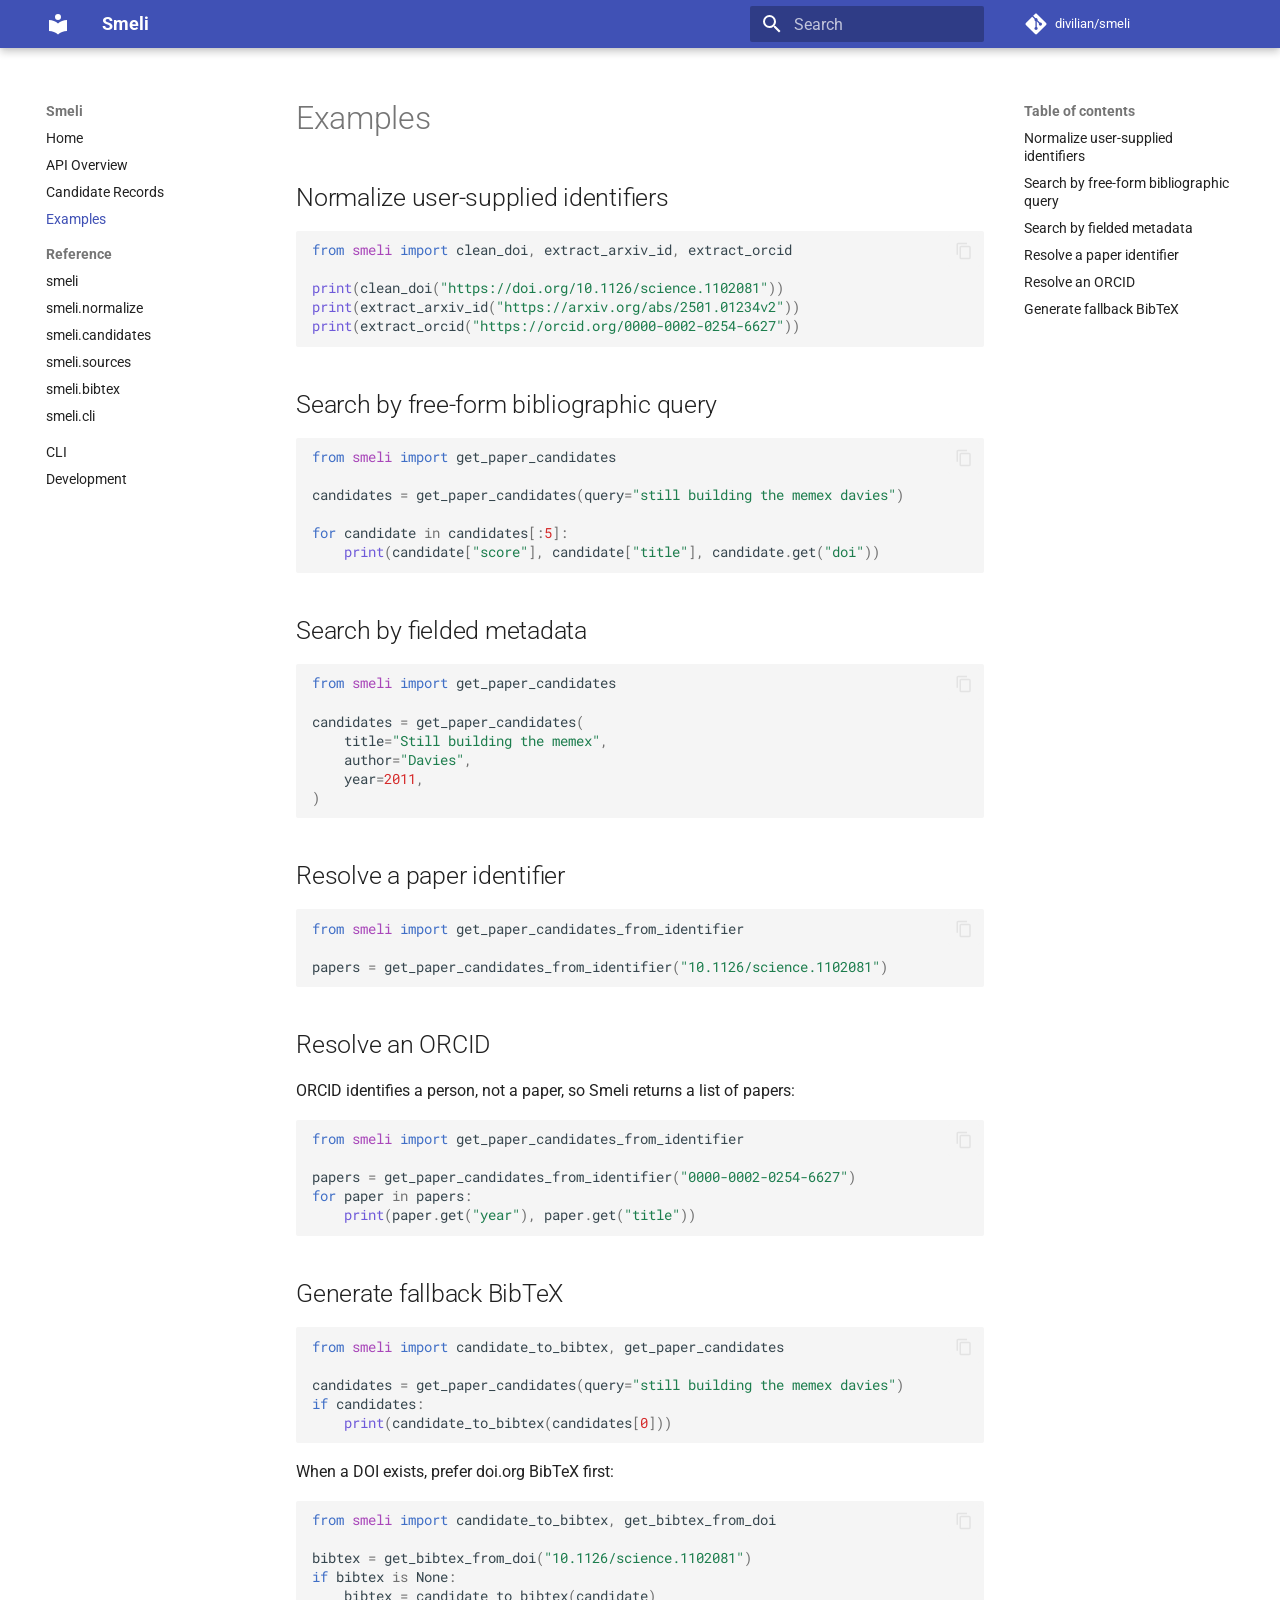
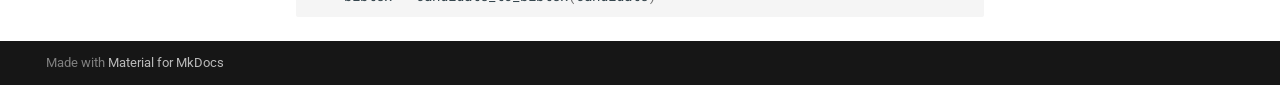
<file: examples/index.html>
<!doctype html>
<html lang="en" class="no-js">
  <head>
    
      <meta charset="utf-8">
      <meta name="viewport" content="width=device-width,initial-scale=1">
      
        <meta name="description" content="Scholarly MEtadata Lookup Interface API documentation">
      
      
      
      
        <link rel="prev" href="../candidate-records/">
      
      
        <link rel="next" href="../reference/smeli/">
      
      
        
      
      
      <link rel="icon" href="../assets/images/favicon.png">
      <meta name="generator" content="mkdocs-1.6.1, mkdocs-material-9.7.6">
    
    
      
        <title>Examples - Smeli</title>
      
    
    
      <link rel="stylesheet" href="../assets/stylesheets/main.484c7ddc.min.css">
      
      


    
    
      
    
    
      
        
        
        <link rel="preconnect" href="https://fonts.gstatic.com" crossorigin>
        <link rel="stylesheet" href="https://fonts.googleapis.com/css?family=Roboto:300,300i,400,400i,700,700i%7CRoboto+Mono:400,400i,700,700i&display=fallback">
        <style>:root{--md-text-font:"Roboto";--md-code-font:"Roboto Mono"}</style>
      
    
    
      <link rel="stylesheet" href="../assets/_mkdocstrings.css">
    
      <link rel="stylesheet" href="../stylesheets/extra.css">
    
    <script>__md_scope=new URL("..",location),__md_hash=e=>[...e].reduce(((e,_)=>(e<<5)-e+_.charCodeAt(0)),0),__md_get=(e,_=localStorage,t=__md_scope)=>JSON.parse(_.getItem(t.pathname+"."+e)),__md_set=(e,_,t=localStorage,a=__md_scope)=>{try{t.setItem(a.pathname+"."+e,JSON.stringify(_))}catch(e){}}</script>
    
      

    
    
  </head>
  
  
    <body dir="ltr">
  
    
    <input class="md-toggle" data-md-toggle="drawer" type="checkbox" id="__drawer" autocomplete="off">
    <input class="md-toggle" data-md-toggle="search" type="checkbox" id="__search" autocomplete="off">
    <label class="md-overlay" for="__drawer"></label>
    <div data-md-component="skip">
      
        
        <a href="#examples" class="md-skip">
          Skip to content
        </a>
      
    </div>
    <div data-md-component="announce">
      
    </div>
    
    
      

  

<header class="md-header md-header--shadow" data-md-component="header">
  <nav class="md-header__inner md-grid" aria-label="Header">
    <a href=".." title="Smeli" class="md-header__button md-logo" aria-label="Smeli" data-md-component="logo">
      
  
  <svg xmlns="http://www.w3.org/2000/svg" viewBox="0 0 24 24"><path d="M12 8a3 3 0 0 0 3-3 3 3 0 0 0-3-3 3 3 0 0 0-3 3 3 3 0 0 0 3 3m0 3.54C9.64 9.35 6.5 8 3 8v11c3.5 0 6.64 1.35 9 3.54 2.36-2.19 5.5-3.54 9-3.54V8c-3.5 0-6.64 1.35-9 3.54"/></svg>

    </a>
    <label class="md-header__button md-icon" for="__drawer">
      
      <svg xmlns="http://www.w3.org/2000/svg" viewBox="0 0 24 24"><path d="M3 6h18v2H3zm0 5h18v2H3zm0 5h18v2H3z"/></svg>
    </label>
    <div class="md-header__title" data-md-component="header-title">
      <div class="md-header__ellipsis">
        <div class="md-header__topic">
          <span class="md-ellipsis">
            Smeli
          </span>
        </div>
        <div class="md-header__topic" data-md-component="header-topic">
          <span class="md-ellipsis">
            
              Examples
            
          </span>
        </div>
      </div>
    </div>
    
    
      <script>var palette=__md_get("__palette");if(palette&&palette.color){if("(prefers-color-scheme)"===palette.color.media){var media=matchMedia("(prefers-color-scheme: light)"),input=document.querySelector(media.matches?"[data-md-color-media='(prefers-color-scheme: light)']":"[data-md-color-media='(prefers-color-scheme: dark)']");palette.color.media=input.getAttribute("data-md-color-media"),palette.color.scheme=input.getAttribute("data-md-color-scheme"),palette.color.primary=input.getAttribute("data-md-color-primary"),palette.color.accent=input.getAttribute("data-md-color-accent")}for(var[key,value]of Object.entries(palette.color))document.body.setAttribute("data-md-color-"+key,value)}</script>
    
    
    
      
      
        <label class="md-header__button md-icon" for="__search">
          
          <svg xmlns="http://www.w3.org/2000/svg" viewBox="0 0 24 24"><path d="M9.5 3A6.5 6.5 0 0 1 16 9.5c0 1.61-.59 3.09-1.56 4.23l.27.27h.79l5 5-1.5 1.5-5-5v-.79l-.27-.27A6.52 6.52 0 0 1 9.5 16 6.5 6.5 0 0 1 3 9.5 6.5 6.5 0 0 1 9.5 3m0 2C7 5 5 7 5 9.5S7 14 9.5 14 14 12 14 9.5 12 5 9.5 5"/></svg>
        </label>
        <div class="md-search" data-md-component="search" role="dialog">
  <label class="md-search__overlay" for="__search"></label>
  <div class="md-search__inner" role="search">
    <form class="md-search__form" name="search">
      <input type="text" class="md-search__input" name="query" aria-label="Search" placeholder="Search" autocapitalize="off" autocorrect="off" autocomplete="off" spellcheck="false" data-md-component="search-query" required>
      <label class="md-search__icon md-icon" for="__search">
        
        <svg xmlns="http://www.w3.org/2000/svg" viewBox="0 0 24 24"><path d="M9.5 3A6.5 6.5 0 0 1 16 9.5c0 1.61-.59 3.09-1.56 4.23l.27.27h.79l5 5-1.5 1.5-5-5v-.79l-.27-.27A6.52 6.52 0 0 1 9.5 16 6.5 6.5 0 0 1 3 9.5 6.5 6.5 0 0 1 9.5 3m0 2C7 5 5 7 5 9.5S7 14 9.5 14 14 12 14 9.5 12 5 9.5 5"/></svg>
        
        <svg xmlns="http://www.w3.org/2000/svg" viewBox="0 0 24 24"><path d="M20 11v2H8l5.5 5.5-1.42 1.42L4.16 12l7.92-7.92L13.5 5.5 8 11z"/></svg>
      </label>
      <nav class="md-search__options" aria-label="Search">
        
        <button type="reset" class="md-search__icon md-icon" title="Clear" aria-label="Clear" tabindex="-1">
          
          <svg xmlns="http://www.w3.org/2000/svg" viewBox="0 0 24 24"><path d="M19 6.41 17.59 5 12 10.59 6.41 5 5 6.41 10.59 12 5 17.59 6.41 19 12 13.41 17.59 19 19 17.59 13.41 12z"/></svg>
        </button>
      </nav>
      
        <div class="md-search__suggest" data-md-component="search-suggest"></div>
      
    </form>
    <div class="md-search__output">
      <div class="md-search__scrollwrap" tabindex="0" data-md-scrollfix>
        <div class="md-search-result" data-md-component="search-result">
          <div class="md-search-result__meta">
            Initializing search
          </div>
          <ol class="md-search-result__list" role="presentation"></ol>
        </div>
      </div>
    </div>
  </div>
</div>
      
    
    
      <div class="md-header__source">
        <a href="https://github.com/divilian/smeli" title="Go to repository" class="md-source" data-md-component="source">
  <div class="md-source__icon md-icon">
    
    <svg xmlns="http://www.w3.org/2000/svg" viewBox="0 0 448 512"><!--! Font Awesome Free 7.1.0 by @fontawesome - https://fontawesome.com License - https://fontawesome.com/license/free (Icons: CC BY 4.0, Fonts: SIL OFL 1.1, Code: MIT License) Copyright 2025 Fonticons, Inc.--><path d="M439.6 236.1 244 40.5c-5.4-5.5-12.8-8.5-20.4-8.5s-15 3-20.4 8.4L162.5 81l51.5 51.5c27.1-9.1 52.7 16.8 43.4 43.7l49.7 49.7c34.2-11.8 61.2 31 35.5 56.7-26.5 26.5-70.2-2.9-56-37.3L240.3 199v121.9c25.3 12.5 22.3 41.8 9.1 55-6.4 6.4-15.2 10.1-24.3 10.1s-17.8-3.6-24.3-10.1c-17.6-17.6-11.1-46.9 11.2-56v-123c-20.8-8.5-24.6-30.7-18.6-45L142.6 101 8.5 235.1C3 240.6 0 247.9 0 255.5s3 15 8.5 20.4l195.6 195.7c5.4 5.4 12.7 8.4 20.4 8.4s15-3 20.4-8.4l194.7-194.7c5.4-5.4 8.4-12.8 8.4-20.4s-3-15-8.4-20.4"/></svg>
  </div>
  <div class="md-source__repository">
    divilian/smeli
  </div>
</a>
      </div>
    
  </nav>
  
</header>
    
    <div class="md-container" data-md-component="container">
      
      
        
          
        
      
      <main class="md-main" data-md-component="main">
        <div class="md-main__inner md-grid">
          
            
              
              <div class="md-sidebar md-sidebar--primary" data-md-component="sidebar" data-md-type="navigation" >
                <div class="md-sidebar__scrollwrap">
                  <div class="md-sidebar__inner">
                    



<nav class="md-nav md-nav--primary" aria-label="Navigation" data-md-level="0">
  <label class="md-nav__title" for="__drawer">
    <a href=".." title="Smeli" class="md-nav__button md-logo" aria-label="Smeli" data-md-component="logo">
      
  
  <svg xmlns="http://www.w3.org/2000/svg" viewBox="0 0 24 24"><path d="M12 8a3 3 0 0 0 3-3 3 3 0 0 0-3-3 3 3 0 0 0-3 3 3 3 0 0 0 3 3m0 3.54C9.64 9.35 6.5 8 3 8v11c3.5 0 6.64 1.35 9 3.54 2.36-2.19 5.5-3.54 9-3.54V8c-3.5 0-6.64 1.35-9 3.54"/></svg>

    </a>
    Smeli
  </label>
  
    <div class="md-nav__source">
      <a href="https://github.com/divilian/smeli" title="Go to repository" class="md-source" data-md-component="source">
  <div class="md-source__icon md-icon">
    
    <svg xmlns="http://www.w3.org/2000/svg" viewBox="0 0 448 512"><!--! Font Awesome Free 7.1.0 by @fontawesome - https://fontawesome.com License - https://fontawesome.com/license/free (Icons: CC BY 4.0, Fonts: SIL OFL 1.1, Code: MIT License) Copyright 2025 Fonticons, Inc.--><path d="M439.6 236.1 244 40.5c-5.4-5.5-12.8-8.5-20.4-8.5s-15 3-20.4 8.4L162.5 81l51.5 51.5c27.1-9.1 52.7 16.8 43.4 43.7l49.7 49.7c34.2-11.8 61.2 31 35.5 56.7-26.5 26.5-70.2-2.9-56-37.3L240.3 199v121.9c25.3 12.5 22.3 41.8 9.1 55-6.4 6.4-15.2 10.1-24.3 10.1s-17.8-3.6-24.3-10.1c-17.6-17.6-11.1-46.9 11.2-56v-123c-20.8-8.5-24.6-30.7-18.6-45L142.6 101 8.5 235.1C3 240.6 0 247.9 0 255.5s3 15 8.5 20.4l195.6 195.7c5.4 5.4 12.7 8.4 20.4 8.4s15-3 20.4-8.4l194.7-194.7c5.4-5.4 8.4-12.8 8.4-20.4s-3-15-8.4-20.4"/></svg>
  </div>
  <div class="md-source__repository">
    divilian/smeli
  </div>
</a>
    </div>
  
  <ul class="md-nav__list" data-md-scrollfix>
    
      
      
  
  
  
  
    <li class="md-nav__item">
      <a href=".." class="md-nav__link">
        
  
  
  <span class="md-ellipsis">
    
  
    Home
  

    
  </span>
  
  

      </a>
    </li>
  

    
      
      
  
  
  
  
    <li class="md-nav__item">
      <a href="../api/" class="md-nav__link">
        
  
  
  <span class="md-ellipsis">
    
  
    API Overview
  

    
  </span>
  
  

      </a>
    </li>
  

    
      
      
  
  
  
  
    <li class="md-nav__item">
      <a href="../candidate-records/" class="md-nav__link">
        
  
  
  <span class="md-ellipsis">
    
  
    Candidate Records
  

    
  </span>
  
  

      </a>
    </li>
  

    
      
      
  
  
    
  
  
  
    <li class="md-nav__item md-nav__item--active">
      
      <input class="md-nav__toggle md-toggle" type="checkbox" id="__toc">
      
      
        
      
      
        <label class="md-nav__link md-nav__link--active" for="__toc">
          
  
  
  <span class="md-ellipsis">
    
  
    Examples
  

    
  </span>
  
  

          <span class="md-nav__icon md-icon"></span>
        </label>
      
      <a href="./" class="md-nav__link md-nav__link--active">
        
  
  
  <span class="md-ellipsis">
    
  
    Examples
  

    
  </span>
  
  

      </a>
      
        

<nav class="md-nav md-nav--secondary" aria-label="Table of contents">
  
  
  
    
  
  
    <label class="md-nav__title" for="__toc">
      <span class="md-nav__icon md-icon"></span>
      Table of contents
    </label>
    <ul class="md-nav__list" data-md-component="toc" data-md-scrollfix>
      
        <li class="md-nav__item">
  <a href="#normalize-user-supplied-identifiers" class="md-nav__link">
    <span class="md-ellipsis">
      
        Normalize user-supplied identifiers
      
    </span>
  </a>
  
</li>
      
        <li class="md-nav__item">
  <a href="#search-by-free-form-bibliographic-query" class="md-nav__link">
    <span class="md-ellipsis">
      
        Search by free-form bibliographic query
      
    </span>
  </a>
  
</li>
      
        <li class="md-nav__item">
  <a href="#search-by-fielded-metadata" class="md-nav__link">
    <span class="md-ellipsis">
      
        Search by fielded metadata
      
    </span>
  </a>
  
</li>
      
        <li class="md-nav__item">
  <a href="#resolve-a-paper-identifier" class="md-nav__link">
    <span class="md-ellipsis">
      
        Resolve a paper identifier
      
    </span>
  </a>
  
</li>
      
        <li class="md-nav__item">
  <a href="#resolve-an-orcid" class="md-nav__link">
    <span class="md-ellipsis">
      
        Resolve an ORCID
      
    </span>
  </a>
  
</li>
      
        <li class="md-nav__item">
  <a href="#generate-fallback-bibtex" class="md-nav__link">
    <span class="md-ellipsis">
      
        Generate fallback BibTeX
      
    </span>
  </a>
  
</li>
      
    </ul>
  
</nav>
      
    </li>
  

    
      
      
  
  
  
  
    
    
    
    
      
        
        
      
    
    
    <li class="md-nav__item md-nav__item--section md-nav__item--nested">
      
        
        
          
        
        <input class="md-nav__toggle md-toggle md-toggle--indeterminate" type="checkbox" id="__nav_5" >
        
          
          <label class="md-nav__link" for="__nav_5" id="__nav_5_label" tabindex="">
            
  
  
  <span class="md-ellipsis">
    
  
    Reference
  

    
  </span>
  
  

            <span class="md-nav__icon md-icon"></span>
          </label>
        
        <nav class="md-nav" data-md-level="1" aria-labelledby="__nav_5_label" aria-expanded="false">
          <label class="md-nav__title" for="__nav_5">
            <span class="md-nav__icon md-icon"></span>
            
  
    Reference
  

          </label>
          <ul class="md-nav__list" data-md-scrollfix>
            
              
                
  
  
  
  
    <li class="md-nav__item">
      <a href="../reference/smeli/" class="md-nav__link">
        
  
  
  <span class="md-ellipsis">
    
  
    smeli
  

    
  </span>
  
  

      </a>
    </li>
  

              
            
              
                
  
  
  
  
    <li class="md-nav__item">
      <a href="../reference/normalize/" class="md-nav__link">
        
  
  
  <span class="md-ellipsis">
    
  
    smeli.normalize
  

    
  </span>
  
  

      </a>
    </li>
  

              
            
              
                
  
  
  
  
    <li class="md-nav__item">
      <a href="../reference/candidates/" class="md-nav__link">
        
  
  
  <span class="md-ellipsis">
    
  
    smeli.candidates
  

    
  </span>
  
  

      </a>
    </li>
  

              
            
              
                
  
  
  
  
    <li class="md-nav__item">
      <a href="../reference/sources/" class="md-nav__link">
        
  
  
  <span class="md-ellipsis">
    
  
    smeli.sources
  

    
  </span>
  
  

      </a>
    </li>
  

              
            
              
                
  
  
  
  
    <li class="md-nav__item">
      <a href="../reference/bibtex/" class="md-nav__link">
        
  
  
  <span class="md-ellipsis">
    
  
    smeli.bibtex
  

    
  </span>
  
  

      </a>
    </li>
  

              
            
              
                
  
  
  
  
    <li class="md-nav__item">
      <a href="../reference/cli/" class="md-nav__link">
        
  
  
  <span class="md-ellipsis">
    
  
    smeli.cli
  

    
  </span>
  
  

      </a>
    </li>
  

              
            
          </ul>
        </nav>
      
    </li>
  

    
      
      
  
  
  
  
    <li class="md-nav__item">
      <a href="../cli/" class="md-nav__link">
        
  
  
  <span class="md-ellipsis">
    
  
    CLI
  

    
  </span>
  
  

      </a>
    </li>
  

    
      
      
  
  
  
  
    <li class="md-nav__item">
      <a href="../development/" class="md-nav__link">
        
  
  
  <span class="md-ellipsis">
    
  
    Development
  

    
  </span>
  
  

      </a>
    </li>
  

    
  </ul>
</nav>
                  </div>
                </div>
              </div>
            
            
              
              <div class="md-sidebar md-sidebar--secondary" data-md-component="sidebar" data-md-type="toc" >
                <div class="md-sidebar__scrollwrap">
                  <div class="md-sidebar__inner">
                    

<nav class="md-nav md-nav--secondary" aria-label="Table of contents">
  
  
  
    
  
  
    <label class="md-nav__title" for="__toc">
      <span class="md-nav__icon md-icon"></span>
      Table of contents
    </label>
    <ul class="md-nav__list" data-md-component="toc" data-md-scrollfix>
      
        <li class="md-nav__item">
  <a href="#normalize-user-supplied-identifiers" class="md-nav__link">
    <span class="md-ellipsis">
      
        Normalize user-supplied identifiers
      
    </span>
  </a>
  
</li>
      
        <li class="md-nav__item">
  <a href="#search-by-free-form-bibliographic-query" class="md-nav__link">
    <span class="md-ellipsis">
      
        Search by free-form bibliographic query
      
    </span>
  </a>
  
</li>
      
        <li class="md-nav__item">
  <a href="#search-by-fielded-metadata" class="md-nav__link">
    <span class="md-ellipsis">
      
        Search by fielded metadata
      
    </span>
  </a>
  
</li>
      
        <li class="md-nav__item">
  <a href="#resolve-a-paper-identifier" class="md-nav__link">
    <span class="md-ellipsis">
      
        Resolve a paper identifier
      
    </span>
  </a>
  
</li>
      
        <li class="md-nav__item">
  <a href="#resolve-an-orcid" class="md-nav__link">
    <span class="md-ellipsis">
      
        Resolve an ORCID
      
    </span>
  </a>
  
</li>
      
        <li class="md-nav__item">
  <a href="#generate-fallback-bibtex" class="md-nav__link">
    <span class="md-ellipsis">
      
        Generate fallback BibTeX
      
    </span>
  </a>
  
</li>
      
    </ul>
  
</nav>
                  </div>
                </div>
              </div>
            
          
          
            <div class="md-content" data-md-component="content">
              
              <article class="md-content__inner md-typeset">
                
                  


  
  


<h1 id="examples">Examples<a class="headerlink" href="#examples" title="Permanent link">&para;</a></h1>
<h2 id="normalize-user-supplied-identifiers">Normalize user-supplied identifiers<a class="headerlink" href="#normalize-user-supplied-identifiers" title="Permanent link">&para;</a></h2>
<div class="highlight"><pre><span></span><code><span class="kn">from</span><span class="w"> </span><span class="nn">smeli</span><span class="w"> </span><span class="kn">import</span> <span class="n">clean_doi</span><span class="p">,</span> <span class="n">extract_arxiv_id</span><span class="p">,</span> <span class="n">extract_orcid</span>

<span class="nb">print</span><span class="p">(</span><span class="n">clean_doi</span><span class="p">(</span><span class="s2">&quot;https://doi.org/10.1126/science.1102081&quot;</span><span class="p">))</span>
<span class="nb">print</span><span class="p">(</span><span class="n">extract_arxiv_id</span><span class="p">(</span><span class="s2">&quot;https://arxiv.org/abs/2501.01234v2&quot;</span><span class="p">))</span>
<span class="nb">print</span><span class="p">(</span><span class="n">extract_orcid</span><span class="p">(</span><span class="s2">&quot;https://orcid.org/0000-0002-0254-6627&quot;</span><span class="p">))</span>
</code></pre></div>
<h2 id="search-by-free-form-bibliographic-query">Search by free-form bibliographic query<a class="headerlink" href="#search-by-free-form-bibliographic-query" title="Permanent link">&para;</a></h2>
<div class="highlight"><pre><span></span><code><span class="kn">from</span><span class="w"> </span><span class="nn">smeli</span><span class="w"> </span><span class="kn">import</span> <span class="n">get_paper_candidates</span>

<span class="n">candidates</span> <span class="o">=</span> <span class="n">get_paper_candidates</span><span class="p">(</span><span class="n">query</span><span class="o">=</span><span class="s2">&quot;still building the memex davies&quot;</span><span class="p">)</span>

<span class="k">for</span> <span class="n">candidate</span> <span class="ow">in</span> <span class="n">candidates</span><span class="p">[:</span><span class="mi">5</span><span class="p">]:</span>
    <span class="nb">print</span><span class="p">(</span><span class="n">candidate</span><span class="p">[</span><span class="s2">&quot;score&quot;</span><span class="p">],</span> <span class="n">candidate</span><span class="p">[</span><span class="s2">&quot;title&quot;</span><span class="p">],</span> <span class="n">candidate</span><span class="o">.</span><span class="n">get</span><span class="p">(</span><span class="s2">&quot;doi&quot;</span><span class="p">))</span>
</code></pre></div>
<h2 id="search-by-fielded-metadata">Search by fielded metadata<a class="headerlink" href="#search-by-fielded-metadata" title="Permanent link">&para;</a></h2>
<div class="highlight"><pre><span></span><code><span class="kn">from</span><span class="w"> </span><span class="nn">smeli</span><span class="w"> </span><span class="kn">import</span> <span class="n">get_paper_candidates</span>

<span class="n">candidates</span> <span class="o">=</span> <span class="n">get_paper_candidates</span><span class="p">(</span>
    <span class="n">title</span><span class="o">=</span><span class="s2">&quot;Still building the memex&quot;</span><span class="p">,</span>
    <span class="n">author</span><span class="o">=</span><span class="s2">&quot;Davies&quot;</span><span class="p">,</span>
    <span class="n">year</span><span class="o">=</span><span class="mi">2011</span><span class="p">,</span>
<span class="p">)</span>
</code></pre></div>
<h2 id="resolve-a-paper-identifier">Resolve a paper identifier<a class="headerlink" href="#resolve-a-paper-identifier" title="Permanent link">&para;</a></h2>
<div class="highlight"><pre><span></span><code><span class="kn">from</span><span class="w"> </span><span class="nn">smeli</span><span class="w"> </span><span class="kn">import</span> <span class="n">get_paper_candidates_from_identifier</span>

<span class="n">papers</span> <span class="o">=</span> <span class="n">get_paper_candidates_from_identifier</span><span class="p">(</span><span class="s2">&quot;10.1126/science.1102081&quot;</span><span class="p">)</span>
</code></pre></div>
<h2 id="resolve-an-orcid">Resolve an ORCID<a class="headerlink" href="#resolve-an-orcid" title="Permanent link">&para;</a></h2>
<p>ORCID identifies a person, not a paper, so Smeli returns a list of papers:</p>
<div class="highlight"><pre><span></span><code><span class="kn">from</span><span class="w"> </span><span class="nn">smeli</span><span class="w"> </span><span class="kn">import</span> <span class="n">get_paper_candidates_from_identifier</span>

<span class="n">papers</span> <span class="o">=</span> <span class="n">get_paper_candidates_from_identifier</span><span class="p">(</span><span class="s2">&quot;0000-0002-0254-6627&quot;</span><span class="p">)</span>
<span class="k">for</span> <span class="n">paper</span> <span class="ow">in</span> <span class="n">papers</span><span class="p">:</span>
    <span class="nb">print</span><span class="p">(</span><span class="n">paper</span><span class="o">.</span><span class="n">get</span><span class="p">(</span><span class="s2">&quot;year&quot;</span><span class="p">),</span> <span class="n">paper</span><span class="o">.</span><span class="n">get</span><span class="p">(</span><span class="s2">&quot;title&quot;</span><span class="p">))</span>
</code></pre></div>
<h2 id="generate-fallback-bibtex">Generate fallback BibTeX<a class="headerlink" href="#generate-fallback-bibtex" title="Permanent link">&para;</a></h2>
<div class="highlight"><pre><span></span><code><span class="kn">from</span><span class="w"> </span><span class="nn">smeli</span><span class="w"> </span><span class="kn">import</span> <span class="n">candidate_to_bibtex</span><span class="p">,</span> <span class="n">get_paper_candidates</span>

<span class="n">candidates</span> <span class="o">=</span> <span class="n">get_paper_candidates</span><span class="p">(</span><span class="n">query</span><span class="o">=</span><span class="s2">&quot;still building the memex davies&quot;</span><span class="p">)</span>
<span class="k">if</span> <span class="n">candidates</span><span class="p">:</span>
    <span class="nb">print</span><span class="p">(</span><span class="n">candidate_to_bibtex</span><span class="p">(</span><span class="n">candidates</span><span class="p">[</span><span class="mi">0</span><span class="p">]))</span>
</code></pre></div>
<p>When a DOI exists, prefer doi.org BibTeX first:</p>
<div class="highlight"><pre><span></span><code><span class="kn">from</span><span class="w"> </span><span class="nn">smeli</span><span class="w"> </span><span class="kn">import</span> <span class="n">candidate_to_bibtex</span><span class="p">,</span> <span class="n">get_bibtex_from_doi</span>

<span class="n">bibtex</span> <span class="o">=</span> <span class="n">get_bibtex_from_doi</span><span class="p">(</span><span class="s2">&quot;10.1126/science.1102081&quot;</span><span class="p">)</span>
<span class="k">if</span> <span class="n">bibtex</span> <span class="ow">is</span> <span class="kc">None</span><span class="p">:</span>
    <span class="n">bibtex</span> <span class="o">=</span> <span class="n">candidate_to_bibtex</span><span class="p">(</span><span class="n">candidate</span><span class="p">)</span>
</code></pre></div>












                
              </article>
            </div>
          
          
<script>var target=document.getElementById(location.hash.slice(1));target&&target.name&&(target.checked=target.name.startsWith("__tabbed_"))</script>
        </div>
        
      </main>
      
        <footer class="md-footer">
  
  <div class="md-footer-meta md-typeset">
    <div class="md-footer-meta__inner md-grid">
      <div class="md-copyright">
  
  
    Made with
    <a href="https://squidfunk.github.io/mkdocs-material/" target="_blank" rel="noopener">
      Material for MkDocs
    </a>
  
</div>
      
    </div>
  </div>
</footer>
      
    </div>
    <div class="md-dialog" data-md-component="dialog">
      <div class="md-dialog__inner md-typeset"></div>
    </div>
    
    
    
      
      
      <script id="__config" type="application/json">{"annotate": null, "base": "..", "features": ["navigation.sections", "navigation.expand", "search.suggest", "search.highlight", "content.code.copy"], "search": "../assets/javascripts/workers/search.2c215733.min.js", "tags": null, "translations": {"clipboard.copied": "Copied to clipboard", "clipboard.copy": "Copy to clipboard", "search.result.more.one": "1 more on this page", "search.result.more.other": "# more on this page", "search.result.none": "No matching documents", "search.result.one": "1 matching document", "search.result.other": "# matching documents", "search.result.placeholder": "Type to start searching", "search.result.term.missing": "Missing", "select.version": "Select version"}, "version": null}</script>
    
    
      <script src="../assets/javascripts/bundle.79ae519e.min.js"></script>
      
    
  </body>
</html>
</file>
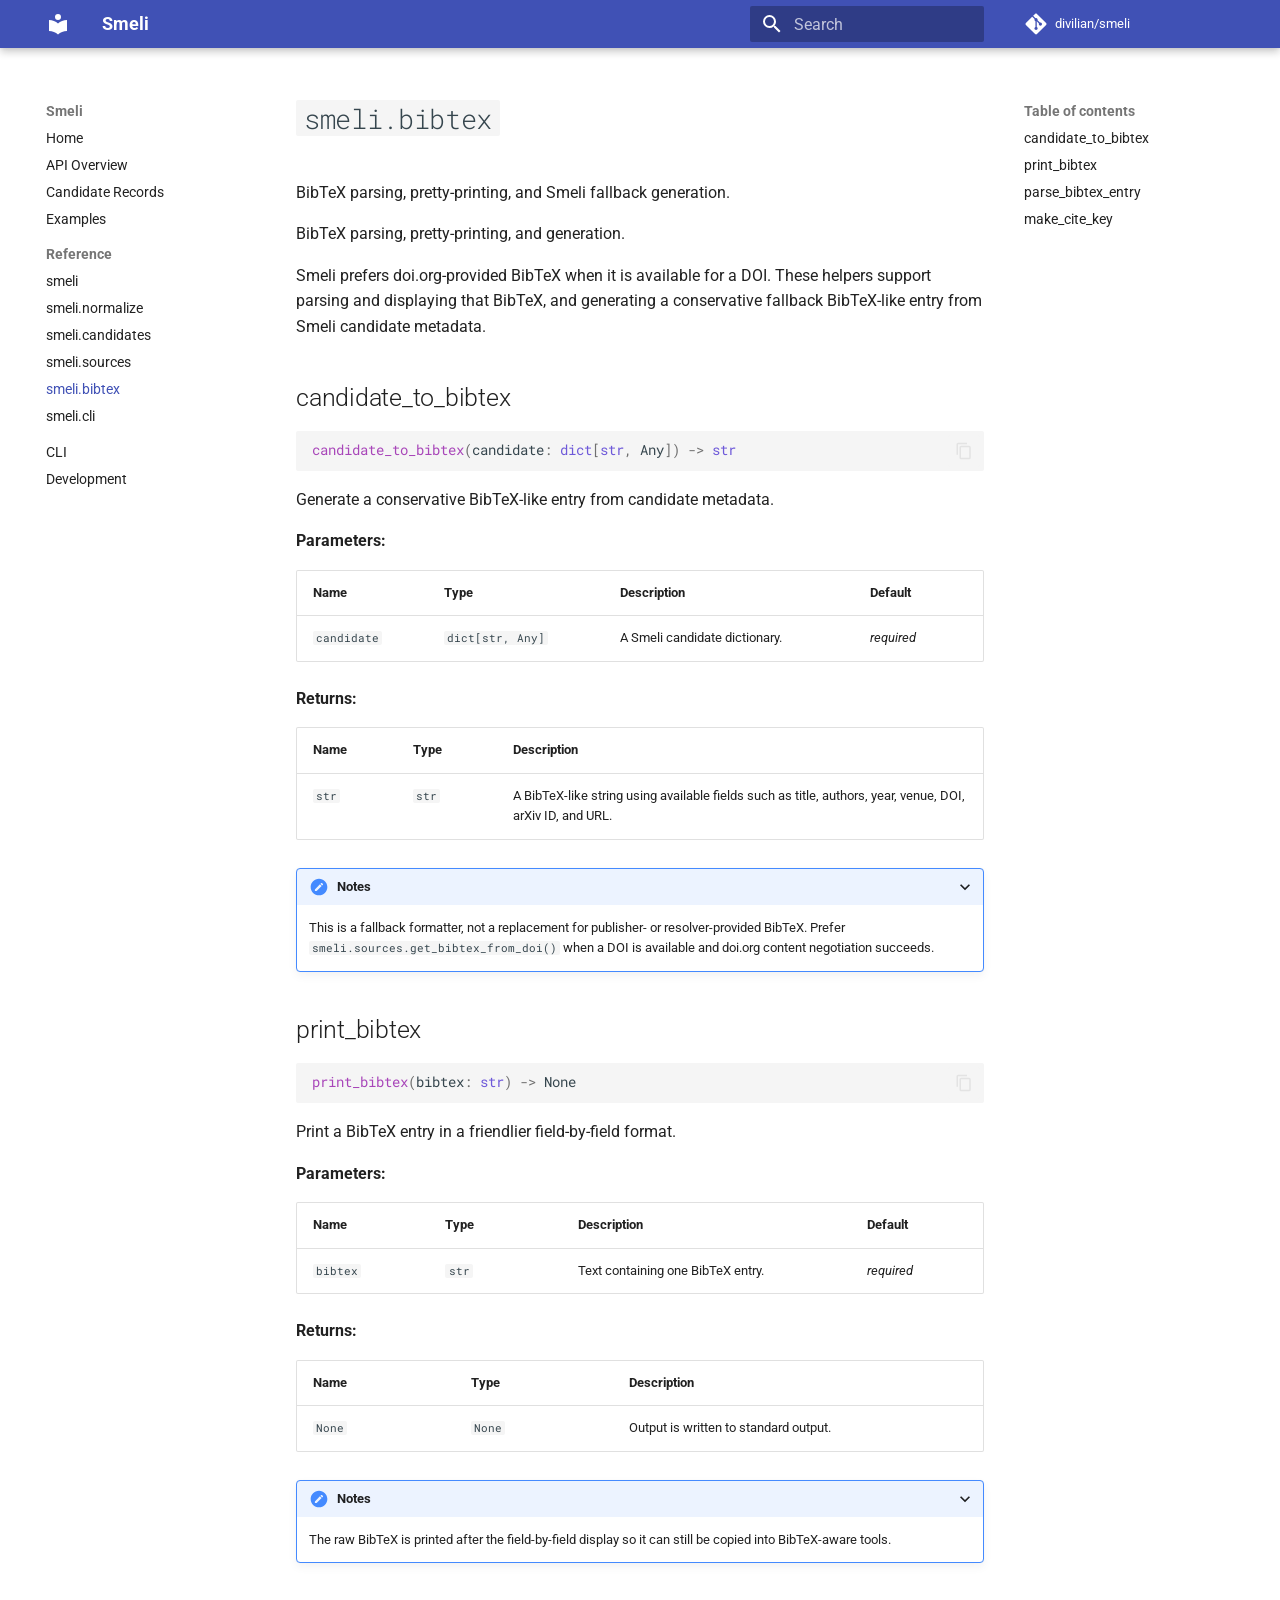
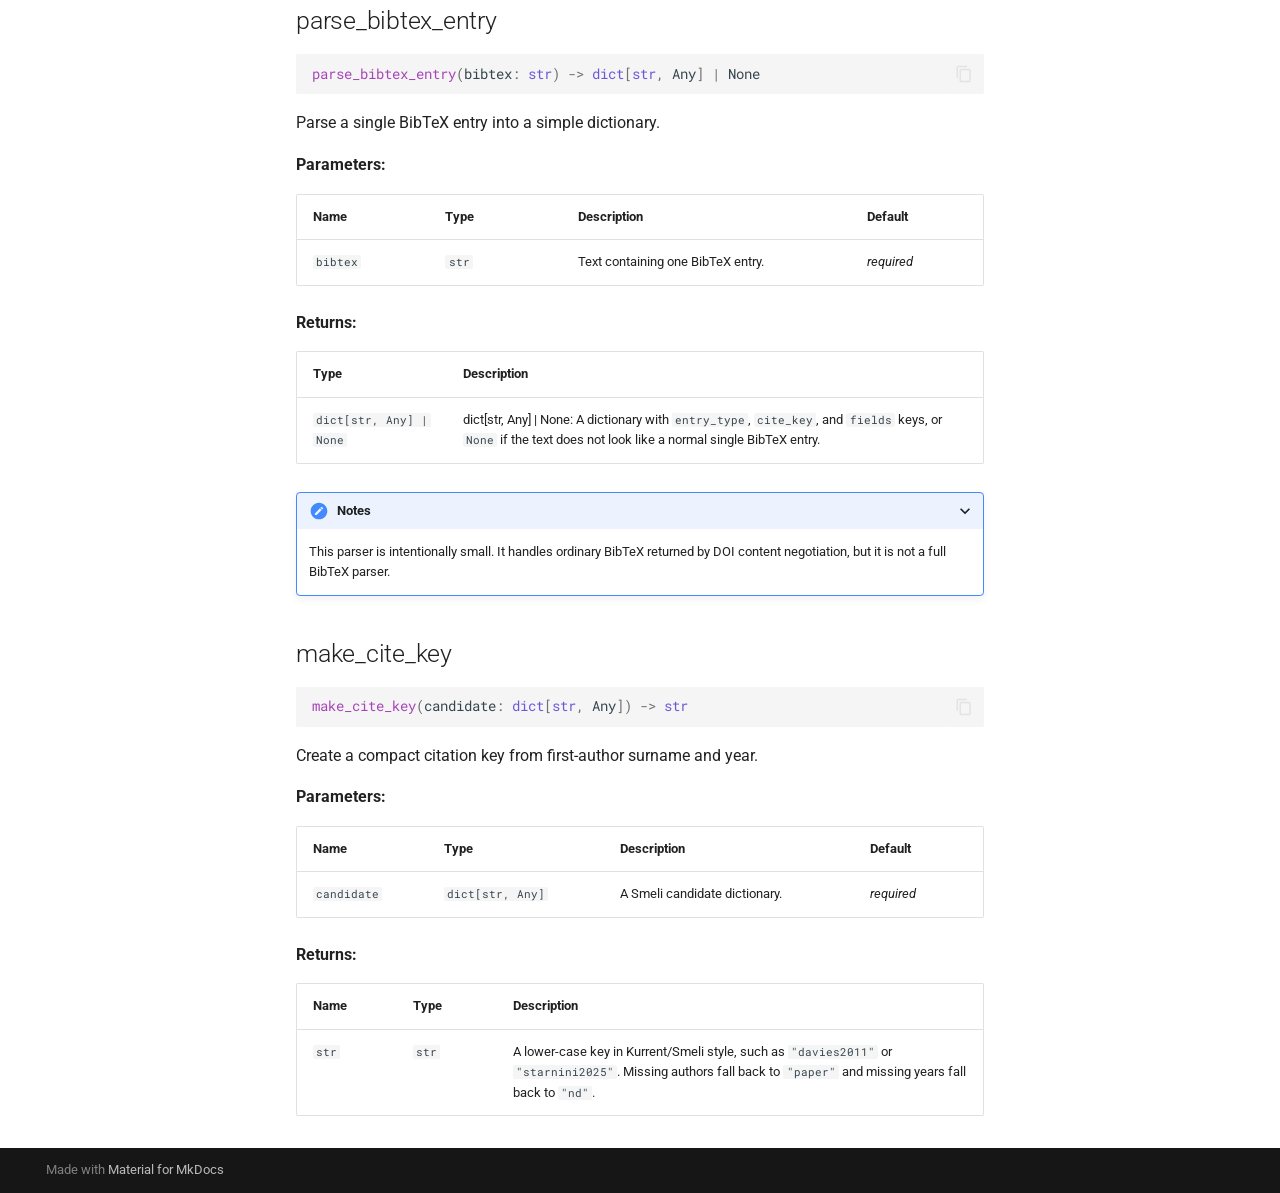
<file: reference/bibtex/index.html>
<!doctype html>
<html lang="en" class="no-js">
  <head>
    
      <meta charset="utf-8">
      <meta name="viewport" content="width=device-width,initial-scale=1">
      
        <meta name="description" content="Scholarly MEtadata Lookup Interface API documentation">
      
      
      
      
        <link rel="prev" href="../sources/">
      
      
        <link rel="next" href="../cli/">
      
      
        
      
      
      <link rel="icon" href="../../assets/images/favicon.png">
      <meta name="generator" content="mkdocs-1.6.1, mkdocs-material-9.7.6">
    
    
      
        <title>smeli.bibtex - Smeli</title>
      
    
    
      <link rel="stylesheet" href="../../assets/stylesheets/main.484c7ddc.min.css">
      
      


    
    
      
    
    
      
        
        
        <link rel="preconnect" href="https://fonts.gstatic.com" crossorigin>
        <link rel="stylesheet" href="https://fonts.googleapis.com/css?family=Roboto:300,300i,400,400i,700,700i%7CRoboto+Mono:400,400i,700,700i&display=fallback">
        <style>:root{--md-text-font:"Roboto";--md-code-font:"Roboto Mono"}</style>
      
    
    
      <link rel="stylesheet" href="../../assets/_mkdocstrings.css">
    
      <link rel="stylesheet" href="../../stylesheets/extra.css">
    
    <script>__md_scope=new URL("../..",location),__md_hash=e=>[...e].reduce(((e,_)=>(e<<5)-e+_.charCodeAt(0)),0),__md_get=(e,_=localStorage,t=__md_scope)=>JSON.parse(_.getItem(t.pathname+"."+e)),__md_set=(e,_,t=localStorage,a=__md_scope)=>{try{t.setItem(a.pathname+"."+e,JSON.stringify(_))}catch(e){}}</script>
    
      

    
    
  </head>
  
  
    <body dir="ltr">
  
    
    <input class="md-toggle" data-md-toggle="drawer" type="checkbox" id="__drawer" autocomplete="off">
    <input class="md-toggle" data-md-toggle="search" type="checkbox" id="__search" autocomplete="off">
    <label class="md-overlay" for="__drawer"></label>
    <div data-md-component="skip">
      
        
        <a href="#smelibibtex" class="md-skip">
          Skip to content
        </a>
      
    </div>
    <div data-md-component="announce">
      
    </div>
    
    
      

  

<header class="md-header md-header--shadow" data-md-component="header">
  <nav class="md-header__inner md-grid" aria-label="Header">
    <a href="../.." title="Smeli" class="md-header__button md-logo" aria-label="Smeli" data-md-component="logo">
      
  
  <svg xmlns="http://www.w3.org/2000/svg" viewBox="0 0 24 24"><path d="M12 8a3 3 0 0 0 3-3 3 3 0 0 0-3-3 3 3 0 0 0-3 3 3 3 0 0 0 3 3m0 3.54C9.64 9.35 6.5 8 3 8v11c3.5 0 6.64 1.35 9 3.54 2.36-2.19 5.5-3.54 9-3.54V8c-3.5 0-6.64 1.35-9 3.54"/></svg>

    </a>
    <label class="md-header__button md-icon" for="__drawer">
      
      <svg xmlns="http://www.w3.org/2000/svg" viewBox="0 0 24 24"><path d="M3 6h18v2H3zm0 5h18v2H3zm0 5h18v2H3z"/></svg>
    </label>
    <div class="md-header__title" data-md-component="header-title">
      <div class="md-header__ellipsis">
        <div class="md-header__topic">
          <span class="md-ellipsis">
            Smeli
          </span>
        </div>
        <div class="md-header__topic" data-md-component="header-topic">
          <span class="md-ellipsis">
            
              smeli.bibtex
            
          </span>
        </div>
      </div>
    </div>
    
    
      <script>var palette=__md_get("__palette");if(palette&&palette.color){if("(prefers-color-scheme)"===palette.color.media){var media=matchMedia("(prefers-color-scheme: light)"),input=document.querySelector(media.matches?"[data-md-color-media='(prefers-color-scheme: light)']":"[data-md-color-media='(prefers-color-scheme: dark)']");palette.color.media=input.getAttribute("data-md-color-media"),palette.color.scheme=input.getAttribute("data-md-color-scheme"),palette.color.primary=input.getAttribute("data-md-color-primary"),palette.color.accent=input.getAttribute("data-md-color-accent")}for(var[key,value]of Object.entries(palette.color))document.body.setAttribute("data-md-color-"+key,value)}</script>
    
    
    
      
      
        <label class="md-header__button md-icon" for="__search">
          
          <svg xmlns="http://www.w3.org/2000/svg" viewBox="0 0 24 24"><path d="M9.5 3A6.5 6.5 0 0 1 16 9.5c0 1.61-.59 3.09-1.56 4.23l.27.27h.79l5 5-1.5 1.5-5-5v-.79l-.27-.27A6.52 6.52 0 0 1 9.5 16 6.5 6.5 0 0 1 3 9.5 6.5 6.5 0 0 1 9.5 3m0 2C7 5 5 7 5 9.5S7 14 9.5 14 14 12 14 9.5 12 5 9.5 5"/></svg>
        </label>
        <div class="md-search" data-md-component="search" role="dialog">
  <label class="md-search__overlay" for="__search"></label>
  <div class="md-search__inner" role="search">
    <form class="md-search__form" name="search">
      <input type="text" class="md-search__input" name="query" aria-label="Search" placeholder="Search" autocapitalize="off" autocorrect="off" autocomplete="off" spellcheck="false" data-md-component="search-query" required>
      <label class="md-search__icon md-icon" for="__search">
        
        <svg xmlns="http://www.w3.org/2000/svg" viewBox="0 0 24 24"><path d="M9.5 3A6.5 6.5 0 0 1 16 9.5c0 1.61-.59 3.09-1.56 4.23l.27.27h.79l5 5-1.5 1.5-5-5v-.79l-.27-.27A6.52 6.52 0 0 1 9.5 16 6.5 6.5 0 0 1 3 9.5 6.5 6.5 0 0 1 9.5 3m0 2C7 5 5 7 5 9.5S7 14 9.5 14 14 12 14 9.5 12 5 9.5 5"/></svg>
        
        <svg xmlns="http://www.w3.org/2000/svg" viewBox="0 0 24 24"><path d="M20 11v2H8l5.5 5.5-1.42 1.42L4.16 12l7.92-7.92L13.5 5.5 8 11z"/></svg>
      </label>
      <nav class="md-search__options" aria-label="Search">
        
        <button type="reset" class="md-search__icon md-icon" title="Clear" aria-label="Clear" tabindex="-1">
          
          <svg xmlns="http://www.w3.org/2000/svg" viewBox="0 0 24 24"><path d="M19 6.41 17.59 5 12 10.59 6.41 5 5 6.41 10.59 12 5 17.59 6.41 19 12 13.41 17.59 19 19 17.59 13.41 12z"/></svg>
        </button>
      </nav>
      
        <div class="md-search__suggest" data-md-component="search-suggest"></div>
      
    </form>
    <div class="md-search__output">
      <div class="md-search__scrollwrap" tabindex="0" data-md-scrollfix>
        <div class="md-search-result" data-md-component="search-result">
          <div class="md-search-result__meta">
            Initializing search
          </div>
          <ol class="md-search-result__list" role="presentation"></ol>
        </div>
      </div>
    </div>
  </div>
</div>
      
    
    
      <div class="md-header__source">
        <a href="https://github.com/divilian/smeli" title="Go to repository" class="md-source" data-md-component="source">
  <div class="md-source__icon md-icon">
    
    <svg xmlns="http://www.w3.org/2000/svg" viewBox="0 0 448 512"><!--! Font Awesome Free 7.1.0 by @fontawesome - https://fontawesome.com License - https://fontawesome.com/license/free (Icons: CC BY 4.0, Fonts: SIL OFL 1.1, Code: MIT License) Copyright 2025 Fonticons, Inc.--><path d="M439.6 236.1 244 40.5c-5.4-5.5-12.8-8.5-20.4-8.5s-15 3-20.4 8.4L162.5 81l51.5 51.5c27.1-9.1 52.7 16.8 43.4 43.7l49.7 49.7c34.2-11.8 61.2 31 35.5 56.7-26.5 26.5-70.2-2.9-56-37.3L240.3 199v121.9c25.3 12.5 22.3 41.8 9.1 55-6.4 6.4-15.2 10.1-24.3 10.1s-17.8-3.6-24.3-10.1c-17.6-17.6-11.1-46.9 11.2-56v-123c-20.8-8.5-24.6-30.7-18.6-45L142.6 101 8.5 235.1C3 240.6 0 247.9 0 255.5s3 15 8.5 20.4l195.6 195.7c5.4 5.4 12.7 8.4 20.4 8.4s15-3 20.4-8.4l194.7-194.7c5.4-5.4 8.4-12.8 8.4-20.4s-3-15-8.4-20.4"/></svg>
  </div>
  <div class="md-source__repository">
    divilian/smeli
  </div>
</a>
      </div>
    
  </nav>
  
</header>
    
    <div class="md-container" data-md-component="container">
      
      
        
          
        
      
      <main class="md-main" data-md-component="main">
        <div class="md-main__inner md-grid">
          
            
              
              <div class="md-sidebar md-sidebar--primary" data-md-component="sidebar" data-md-type="navigation" >
                <div class="md-sidebar__scrollwrap">
                  <div class="md-sidebar__inner">
                    



<nav class="md-nav md-nav--primary" aria-label="Navigation" data-md-level="0">
  <label class="md-nav__title" for="__drawer">
    <a href="../.." title="Smeli" class="md-nav__button md-logo" aria-label="Smeli" data-md-component="logo">
      
  
  <svg xmlns="http://www.w3.org/2000/svg" viewBox="0 0 24 24"><path d="M12 8a3 3 0 0 0 3-3 3 3 0 0 0-3-3 3 3 0 0 0-3 3 3 3 0 0 0 3 3m0 3.54C9.64 9.35 6.5 8 3 8v11c3.5 0 6.64 1.35 9 3.54 2.36-2.19 5.5-3.54 9-3.54V8c-3.5 0-6.64 1.35-9 3.54"/></svg>

    </a>
    Smeli
  </label>
  
    <div class="md-nav__source">
      <a href="https://github.com/divilian/smeli" title="Go to repository" class="md-source" data-md-component="source">
  <div class="md-source__icon md-icon">
    
    <svg xmlns="http://www.w3.org/2000/svg" viewBox="0 0 448 512"><!--! Font Awesome Free 7.1.0 by @fontawesome - https://fontawesome.com License - https://fontawesome.com/license/free (Icons: CC BY 4.0, Fonts: SIL OFL 1.1, Code: MIT License) Copyright 2025 Fonticons, Inc.--><path d="M439.6 236.1 244 40.5c-5.4-5.5-12.8-8.5-20.4-8.5s-15 3-20.4 8.4L162.5 81l51.5 51.5c27.1-9.1 52.7 16.8 43.4 43.7l49.7 49.7c34.2-11.8 61.2 31 35.5 56.7-26.5 26.5-70.2-2.9-56-37.3L240.3 199v121.9c25.3 12.5 22.3 41.8 9.1 55-6.4 6.4-15.2 10.1-24.3 10.1s-17.8-3.6-24.3-10.1c-17.6-17.6-11.1-46.9 11.2-56v-123c-20.8-8.5-24.6-30.7-18.6-45L142.6 101 8.5 235.1C3 240.6 0 247.9 0 255.5s3 15 8.5 20.4l195.6 195.7c5.4 5.4 12.7 8.4 20.4 8.4s15-3 20.4-8.4l194.7-194.7c5.4-5.4 8.4-12.8 8.4-20.4s-3-15-8.4-20.4"/></svg>
  </div>
  <div class="md-source__repository">
    divilian/smeli
  </div>
</a>
    </div>
  
  <ul class="md-nav__list" data-md-scrollfix>
    
      
      
  
  
  
  
    <li class="md-nav__item">
      <a href="../.." class="md-nav__link">
        
  
  
  <span class="md-ellipsis">
    
  
    Home
  

    
  </span>
  
  

      </a>
    </li>
  

    
      
      
  
  
  
  
    <li class="md-nav__item">
      <a href="../../api/" class="md-nav__link">
        
  
  
  <span class="md-ellipsis">
    
  
    API Overview
  

    
  </span>
  
  

      </a>
    </li>
  

    
      
      
  
  
  
  
    <li class="md-nav__item">
      <a href="../../candidate-records/" class="md-nav__link">
        
  
  
  <span class="md-ellipsis">
    
  
    Candidate Records
  

    
  </span>
  
  

      </a>
    </li>
  

    
      
      
  
  
  
  
    <li class="md-nav__item">
      <a href="../../examples/" class="md-nav__link">
        
  
  
  <span class="md-ellipsis">
    
  
    Examples
  

    
  </span>
  
  

      </a>
    </li>
  

    
      
      
  
  
    
  
  
  
    
    
    
    
      
        
        
      
    
    
    <li class="md-nav__item md-nav__item--active md-nav__item--section md-nav__item--nested">
      
        
        
        <input class="md-nav__toggle md-toggle " type="checkbox" id="__nav_5" checked>
        
          
          <label class="md-nav__link" for="__nav_5" id="__nav_5_label" tabindex="">
            
  
  
  <span class="md-ellipsis">
    
  
    Reference
  

    
  </span>
  
  

            <span class="md-nav__icon md-icon"></span>
          </label>
        
        <nav class="md-nav" data-md-level="1" aria-labelledby="__nav_5_label" aria-expanded="true">
          <label class="md-nav__title" for="__nav_5">
            <span class="md-nav__icon md-icon"></span>
            
  
    Reference
  

          </label>
          <ul class="md-nav__list" data-md-scrollfix>
            
              
                
  
  
  
  
    <li class="md-nav__item">
      <a href="../smeli/" class="md-nav__link">
        
  
  
  <span class="md-ellipsis">
    
  
    smeli
  

    
  </span>
  
  

      </a>
    </li>
  

              
            
              
                
  
  
  
  
    <li class="md-nav__item">
      <a href="../normalize/" class="md-nav__link">
        
  
  
  <span class="md-ellipsis">
    
  
    smeli.normalize
  

    
  </span>
  
  

      </a>
    </li>
  

              
            
              
                
  
  
  
  
    <li class="md-nav__item">
      <a href="../candidates/" class="md-nav__link">
        
  
  
  <span class="md-ellipsis">
    
  
    smeli.candidates
  

    
  </span>
  
  

      </a>
    </li>
  

              
            
              
                
  
  
  
  
    <li class="md-nav__item">
      <a href="../sources/" class="md-nav__link">
        
  
  
  <span class="md-ellipsis">
    
  
    smeli.sources
  

    
  </span>
  
  

      </a>
    </li>
  

              
            
              
                
  
  
    
  
  
  
    <li class="md-nav__item md-nav__item--active">
      
      <input class="md-nav__toggle md-toggle" type="checkbox" id="__toc">
      
      
        
      
      
        <label class="md-nav__link md-nav__link--active" for="__toc">
          
  
  
  <span class="md-ellipsis">
    
  
    smeli.bibtex
  

    
  </span>
  
  

          <span class="md-nav__icon md-icon"></span>
        </label>
      
      <a href="./" class="md-nav__link md-nav__link--active">
        
  
  
  <span class="md-ellipsis">
    
  
    smeli.bibtex
  

    
  </span>
  
  

      </a>
      
        

<nav class="md-nav md-nav--secondary" aria-label="Table of contents">
  
  
  
    
  
  
    <label class="md-nav__title" for="__toc">
      <span class="md-nav__icon md-icon"></span>
      Table of contents
    </label>
    <ul class="md-nav__list" data-md-component="toc" data-md-scrollfix>
      
        <li class="md-nav__item">
  <a href="#smeli.bibtex.candidate_to_bibtex" class="md-nav__link">
    <span class="md-ellipsis">
      
        candidate_to_bibtex
      
    </span>
  </a>
  
</li>
      
        <li class="md-nav__item">
  <a href="#smeli.bibtex.print_bibtex" class="md-nav__link">
    <span class="md-ellipsis">
      
        print_bibtex
      
    </span>
  </a>
  
</li>
      
        <li class="md-nav__item">
  <a href="#smeli.bibtex.parse_bibtex_entry" class="md-nav__link">
    <span class="md-ellipsis">
      
        parse_bibtex_entry
      
    </span>
  </a>
  
</li>
      
        <li class="md-nav__item">
  <a href="#smeli.bibtex.make_cite_key" class="md-nav__link">
    <span class="md-ellipsis">
      
        make_cite_key
      
    </span>
  </a>
  
</li>
      
    </ul>
  
</nav>
      
    </li>
  

              
            
              
                
  
  
  
  
    <li class="md-nav__item">
      <a href="../cli/" class="md-nav__link">
        
  
  
  <span class="md-ellipsis">
    
  
    smeli.cli
  

    
  </span>
  
  

      </a>
    </li>
  

              
            
          </ul>
        </nav>
      
    </li>
  

    
      
      
  
  
  
  
    <li class="md-nav__item">
      <a href="../../cli/" class="md-nav__link">
        
  
  
  <span class="md-ellipsis">
    
  
    CLI
  

    
  </span>
  
  

      </a>
    </li>
  

    
      
      
  
  
  
  
    <li class="md-nav__item">
      <a href="../../development/" class="md-nav__link">
        
  
  
  <span class="md-ellipsis">
    
  
    Development
  

    
  </span>
  
  

      </a>
    </li>
  

    
  </ul>
</nav>
                  </div>
                </div>
              </div>
            
            
              
              <div class="md-sidebar md-sidebar--secondary" data-md-component="sidebar" data-md-type="toc" >
                <div class="md-sidebar__scrollwrap">
                  <div class="md-sidebar__inner">
                    

<nav class="md-nav md-nav--secondary" aria-label="Table of contents">
  
  
  
    
  
  
    <label class="md-nav__title" for="__toc">
      <span class="md-nav__icon md-icon"></span>
      Table of contents
    </label>
    <ul class="md-nav__list" data-md-component="toc" data-md-scrollfix>
      
        <li class="md-nav__item">
  <a href="#smeli.bibtex.candidate_to_bibtex" class="md-nav__link">
    <span class="md-ellipsis">
      
        candidate_to_bibtex
      
    </span>
  </a>
  
</li>
      
        <li class="md-nav__item">
  <a href="#smeli.bibtex.print_bibtex" class="md-nav__link">
    <span class="md-ellipsis">
      
        print_bibtex
      
    </span>
  </a>
  
</li>
      
        <li class="md-nav__item">
  <a href="#smeli.bibtex.parse_bibtex_entry" class="md-nav__link">
    <span class="md-ellipsis">
      
        parse_bibtex_entry
      
    </span>
  </a>
  
</li>
      
        <li class="md-nav__item">
  <a href="#smeli.bibtex.make_cite_key" class="md-nav__link">
    <span class="md-ellipsis">
      
        make_cite_key
      
    </span>
  </a>
  
</li>
      
    </ul>
  
</nav>
                  </div>
                </div>
              </div>
            
          
          
            <div class="md-content" data-md-component="content">
              
              <article class="md-content__inner md-typeset">
                
                  


  
  


<h1 id="smelibibtex"><code>smeli.bibtex</code><a class="headerlink" href="#smelibibtex" title="Permanent link">&para;</a></h1>
<p>BibTeX parsing, pretty-printing, and Smeli fallback generation.</p>


<div class="doc doc-object doc-module">




    <div class="doc doc-contents first">

        <p>BibTeX parsing, pretty-printing, and generation.</p>
<p>Smeli prefers doi.org-provided BibTeX when it is available for a DOI. These
helpers support parsing and displaying that BibTeX, and generating a
conservative fallback BibTeX-like entry from Smeli candidate metadata.</p>










<div class="doc doc-children">










<div class="doc doc-object doc-function">


<h2 id="smeli.bibtex.candidate_to_bibtex" class="doc doc-heading">
            <span class="doc doc-object-name doc-function-name">candidate_to_bibtex</span>


<a href="#smeli.bibtex.candidate_to_bibtex" class="headerlink" title="Permanent link">&para;</a></h2>
<div class="doc-signature highlight"><pre><span></span><code><span class="nf">candidate_to_bibtex</span><span class="p">(</span><span class="n">candidate</span><span class="p">:</span> <span class="nb">dict</span><span class="p">[</span><span class="nb">str</span><span class="p">,</span> <span class="n">Any</span><span class="p">])</span> <span class="o">-&gt;</span> <span class="nb">str</span>
</code></pre></div>

    <div class="doc doc-contents ">

        <p>Generate a conservative BibTeX-like entry from candidate metadata.</p>


<p><span class="doc-section-title">Parameters:</span></p>
    <table>
      <thead>
        <tr>
          <th>Name</th>
          <th>Type</th>
          <th>Description</th>
          <th>Default</th>
        </tr>
      </thead>
      <tbody>
          <tr class="doc-section-item">
            <td>
                <code>candidate</code>
            </td>
            <td>
                  <code><span title="dict">dict</span>[<span title="str">str</span>, <span title="typing.Any">Any</span>]</code>
            </td>
            <td>
              <div class="doc-md-description">
                <p>A Smeli candidate dictionary.</p>
              </div>
            </td>
            <td>
                <em>required</em>
            </td>
          </tr>
      </tbody>
    </table>


    <p><span class="doc-section-title">Returns:</span></p>
    <table>
      <thead>
        <tr>
<th>Name</th>          <th>Type</th>
          <th>Description</th>
        </tr>
      </thead>
      <tbody>
          <tr class="doc-section-item">
<td><code>str</code></td>            <td>
                  <code><span title="str">str</span></code>
            </td>
            <td>
              <div class="doc-md-description">
                <p>A BibTeX-like string using available fields such as title, authors,
year, venue, DOI, arXiv ID, and URL.</p>
              </div>
            </td>
          </tr>
      </tbody>
    </table>


<details class="notes" open>
  <summary>Notes</summary>
  <p>This is a fallback formatter, not a replacement for publisher- or
resolver-provided BibTeX. Prefer <code>smeli.sources.get_bibtex_from_doi()</code>
when a DOI is available and doi.org content negotiation succeeds.</p>
</details>

    </div>

</div>

<div class="doc doc-object doc-function">


<h2 id="smeli.bibtex.print_bibtex" class="doc doc-heading">
            <span class="doc doc-object-name doc-function-name">print_bibtex</span>


<a href="#smeli.bibtex.print_bibtex" class="headerlink" title="Permanent link">&para;</a></h2>
<div class="doc-signature highlight"><pre><span></span><code><span class="nf">print_bibtex</span><span class="p">(</span><span class="n">bibtex</span><span class="p">:</span> <span class="nb">str</span><span class="p">)</span> <span class="o">-&gt;</span> <span class="kc">None</span>
</code></pre></div>

    <div class="doc doc-contents ">

        <p>Print a BibTeX entry in a friendlier field-by-field format.</p>


<p><span class="doc-section-title">Parameters:</span></p>
    <table>
      <thead>
        <tr>
          <th>Name</th>
          <th>Type</th>
          <th>Description</th>
          <th>Default</th>
        </tr>
      </thead>
      <tbody>
          <tr class="doc-section-item">
            <td>
                <code>bibtex</code>
            </td>
            <td>
                  <code><span title="str">str</span></code>
            </td>
            <td>
              <div class="doc-md-description">
                <p>Text containing one BibTeX entry.</p>
              </div>
            </td>
            <td>
                <em>required</em>
            </td>
          </tr>
      </tbody>
    </table>


    <p><span class="doc-section-title">Returns:</span></p>
    <table>
      <thead>
        <tr>
<th>Name</th>          <th>Type</th>
          <th>Description</th>
        </tr>
      </thead>
      <tbody>
          <tr class="doc-section-item">
<td><code>None</code></td>            <td>
                  <code>None</code>
            </td>
            <td>
              <div class="doc-md-description">
                <p>Output is written to standard output.</p>
              </div>
            </td>
          </tr>
      </tbody>
    </table>


<details class="notes" open>
  <summary>Notes</summary>
  <p>The raw BibTeX is printed after the field-by-field display so it can
still be copied into BibTeX-aware tools.</p>
</details>

    </div>

</div>

<div class="doc doc-object doc-function">


<h2 id="smeli.bibtex.parse_bibtex_entry" class="doc doc-heading">
            <span class="doc doc-object-name doc-function-name">parse_bibtex_entry</span>


<a href="#smeli.bibtex.parse_bibtex_entry" class="headerlink" title="Permanent link">&para;</a></h2>
<div class="doc-signature highlight"><pre><span></span><code><span class="nf">parse_bibtex_entry</span><span class="p">(</span><span class="n">bibtex</span><span class="p">:</span> <span class="nb">str</span><span class="p">)</span> <span class="o">-&gt;</span> <span class="nb">dict</span><span class="p">[</span><span class="nb">str</span><span class="p">,</span> <span class="n">Any</span><span class="p">]</span> <span class="o">|</span> <span class="kc">None</span>
</code></pre></div>

    <div class="doc doc-contents ">

        <p>Parse a single BibTeX entry into a simple dictionary.</p>


<p><span class="doc-section-title">Parameters:</span></p>
    <table>
      <thead>
        <tr>
          <th>Name</th>
          <th>Type</th>
          <th>Description</th>
          <th>Default</th>
        </tr>
      </thead>
      <tbody>
          <tr class="doc-section-item">
            <td>
                <code>bibtex</code>
            </td>
            <td>
                  <code><span title="str">str</span></code>
            </td>
            <td>
              <div class="doc-md-description">
                <p>Text containing one BibTeX entry.</p>
              </div>
            </td>
            <td>
                <em>required</em>
            </td>
          </tr>
      </tbody>
    </table>


    <p><span class="doc-section-title">Returns:</span></p>
    <table>
      <thead>
        <tr>
          <th>Type</th>
          <th>Description</th>
        </tr>
      </thead>
      <tbody>
          <tr class="doc-section-item">
            <td>
                  <code><span title="dict">dict</span>[<span title="str">str</span>, <span title="typing.Any">Any</span>] | None</code>
            </td>
            <td>
              <div class="doc-md-description">
                <p>dict[str, Any] | None: A dictionary with <code>entry_type</code>, <code>cite_key</code>,
and <code>fields</code> keys, or <code>None</code> if the text does not look like a
normal single BibTeX entry.</p>
              </div>
            </td>
          </tr>
      </tbody>
    </table>


<details class="notes" open>
  <summary>Notes</summary>
  <p>This parser is intentionally small. It handles ordinary BibTeX returned
by DOI content negotiation, but it is not a full BibTeX parser.</p>
</details>

    </div>

</div>

<div class="doc doc-object doc-function">


<h2 id="smeli.bibtex.make_cite_key" class="doc doc-heading">
            <span class="doc doc-object-name doc-function-name">make_cite_key</span>


<a href="#smeli.bibtex.make_cite_key" class="headerlink" title="Permanent link">&para;</a></h2>
<div class="doc-signature highlight"><pre><span></span><code><span class="nf">make_cite_key</span><span class="p">(</span><span class="n">candidate</span><span class="p">:</span> <span class="nb">dict</span><span class="p">[</span><span class="nb">str</span><span class="p">,</span> <span class="n">Any</span><span class="p">])</span> <span class="o">-&gt;</span> <span class="nb">str</span>
</code></pre></div>

    <div class="doc doc-contents ">

        <p>Create a compact citation key from first-author surname and year.</p>


<p><span class="doc-section-title">Parameters:</span></p>
    <table>
      <thead>
        <tr>
          <th>Name</th>
          <th>Type</th>
          <th>Description</th>
          <th>Default</th>
        </tr>
      </thead>
      <tbody>
          <tr class="doc-section-item">
            <td>
                <code>candidate</code>
            </td>
            <td>
                  <code><span title="dict">dict</span>[<span title="str">str</span>, <span title="typing.Any">Any</span>]</code>
            </td>
            <td>
              <div class="doc-md-description">
                <p>A Smeli candidate dictionary.</p>
              </div>
            </td>
            <td>
                <em>required</em>
            </td>
          </tr>
      </tbody>
    </table>


    <p><span class="doc-section-title">Returns:</span></p>
    <table>
      <thead>
        <tr>
<th>Name</th>          <th>Type</th>
          <th>Description</th>
        </tr>
      </thead>
      <tbody>
          <tr class="doc-section-item">
<td><code>str</code></td>            <td>
                  <code><span title="str">str</span></code>
            </td>
            <td>
              <div class="doc-md-description">
                <p>A lower-case key in Kurrent/Smeli style, such as <code>"davies2011"</code> or
<code>"starnini2025"</code>. Missing authors fall back to <code>"paper"</code> and
missing years fall back to <code>"nd"</code>.</p>
              </div>
            </td>
          </tr>
      </tbody>
    </table>


    </div>

</div>



  </div>

    </div>

</div>












                
              </article>
            </div>
          
          
<script>var target=document.getElementById(location.hash.slice(1));target&&target.name&&(target.checked=target.name.startsWith("__tabbed_"))</script>
        </div>
        
      </main>
      
        <footer class="md-footer">
  
  <div class="md-footer-meta md-typeset">
    <div class="md-footer-meta__inner md-grid">
      <div class="md-copyright">
  
  
    Made with
    <a href="https://squidfunk.github.io/mkdocs-material/" target="_blank" rel="noopener">
      Material for MkDocs
    </a>
  
</div>
      
    </div>
  </div>
</footer>
      
    </div>
    <div class="md-dialog" data-md-component="dialog">
      <div class="md-dialog__inner md-typeset"></div>
    </div>
    
    
    
      
      
      <script id="__config" type="application/json">{"annotate": null, "base": "../..", "features": ["navigation.sections", "navigation.expand", "search.suggest", "search.highlight", "content.code.copy"], "search": "../../assets/javascripts/workers/search.2c215733.min.js", "tags": null, "translations": {"clipboard.copied": "Copied to clipboard", "clipboard.copy": "Copy to clipboard", "search.result.more.one": "1 more on this page", "search.result.more.other": "# more on this page", "search.result.none": "No matching documents", "search.result.one": "1 matching document", "search.result.other": "# matching documents", "search.result.placeholder": "Type to start searching", "search.result.term.missing": "Missing", "select.version": "Select version"}, "version": null}</script>
    
    
      <script src="../../assets/javascripts/bundle.79ae519e.min.js"></script>
      
    
  </body>
</html>
</file>
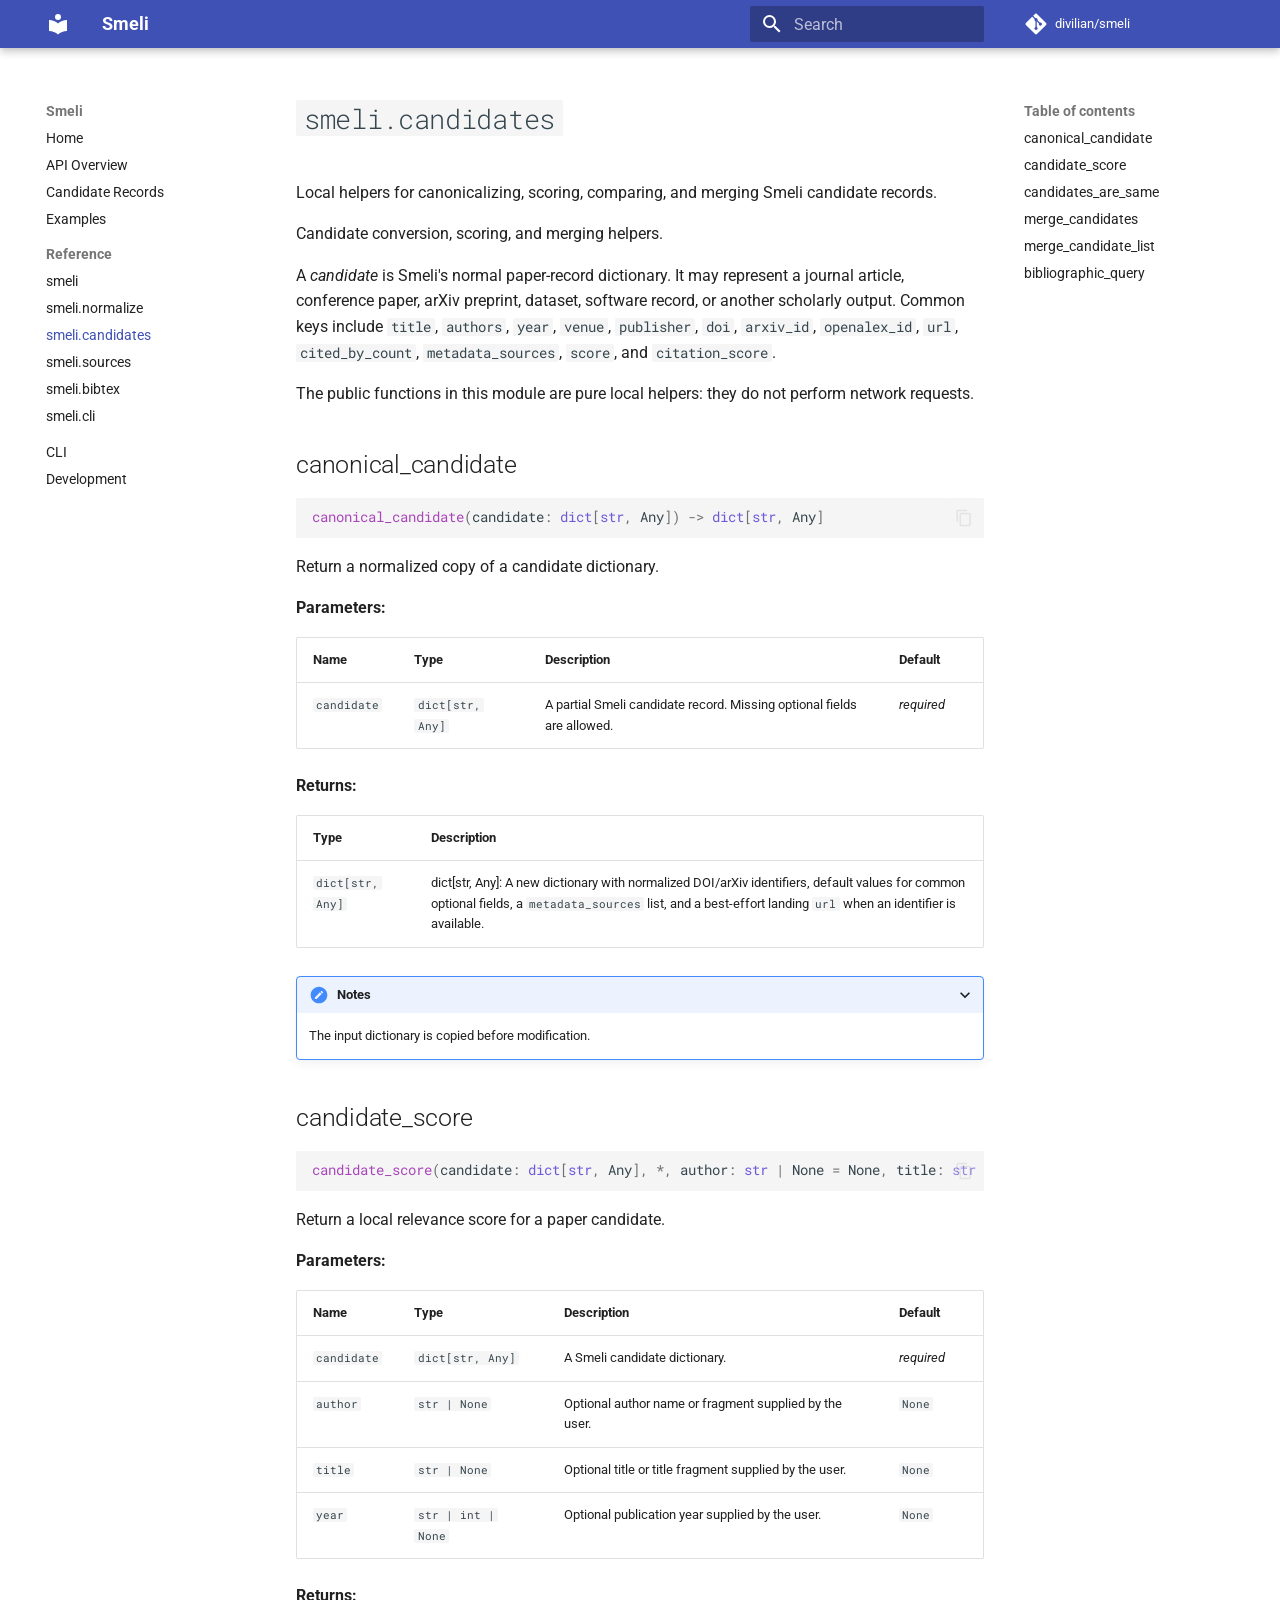
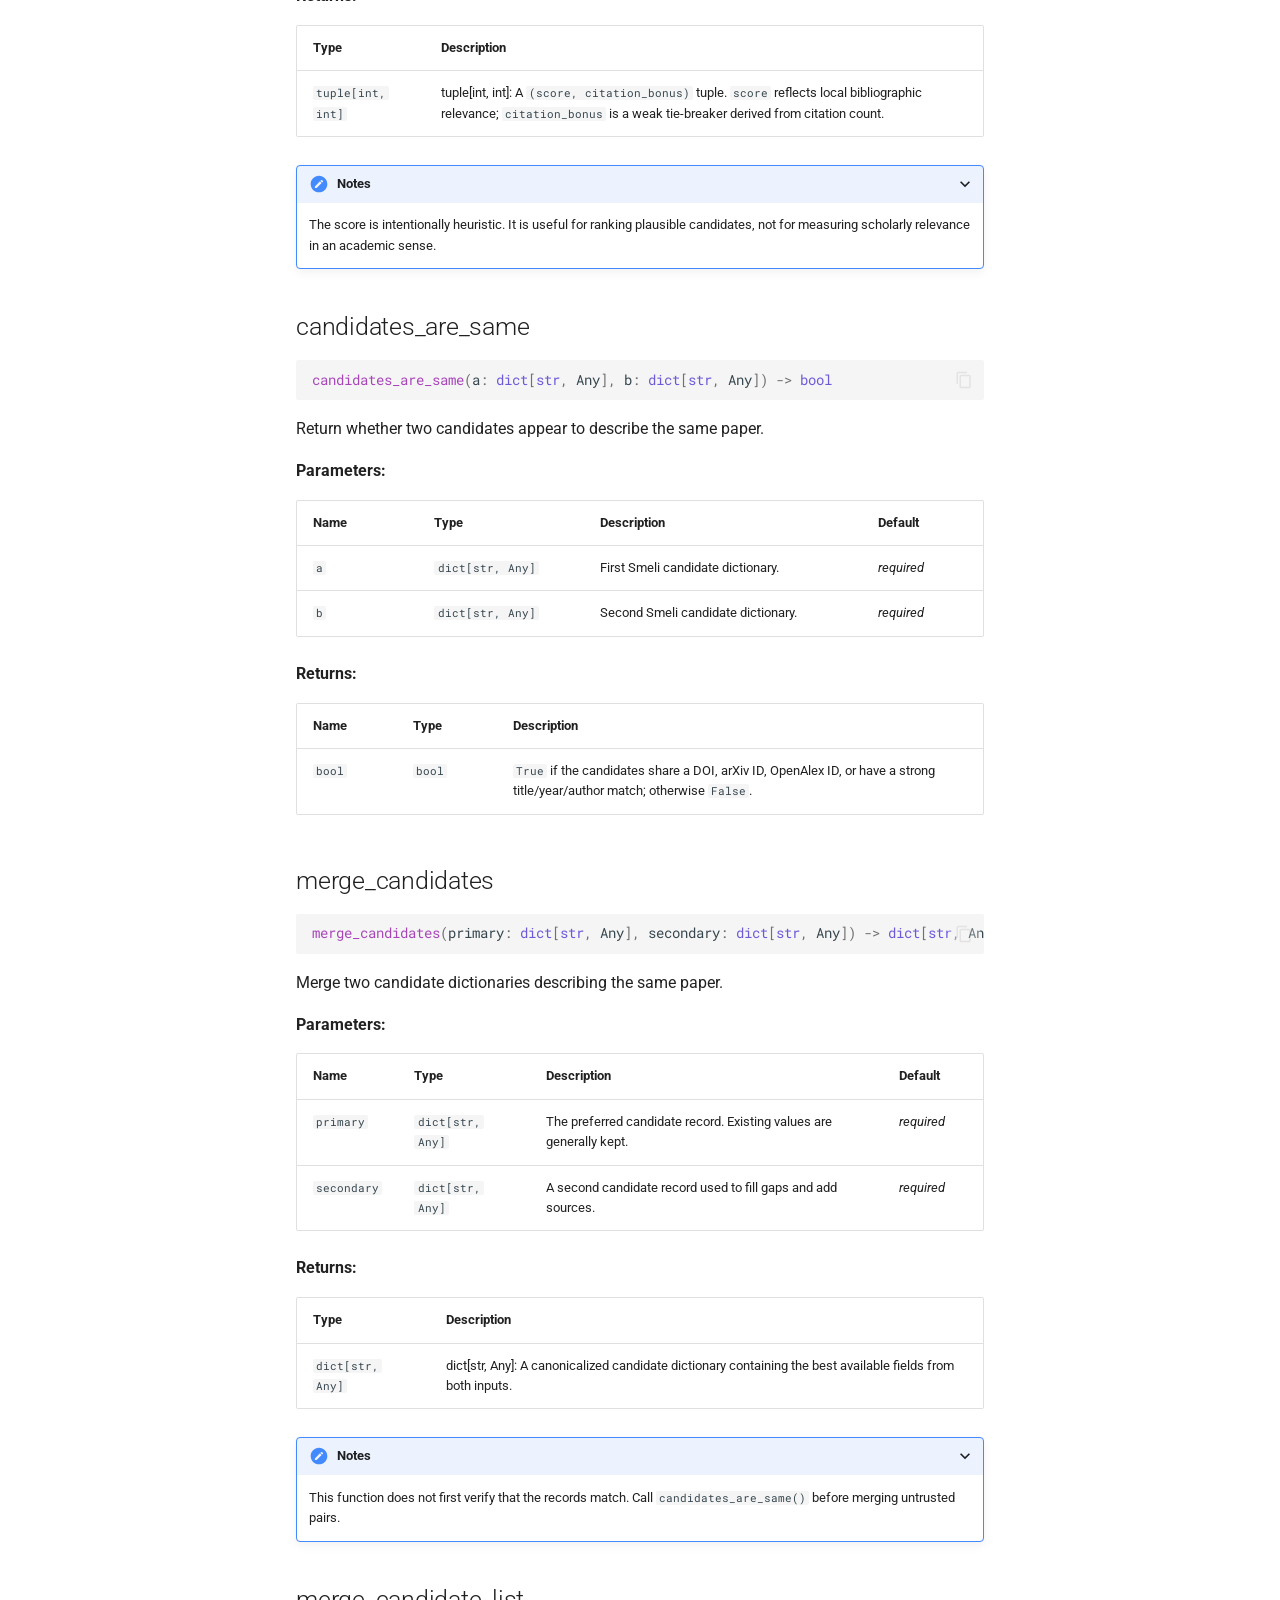
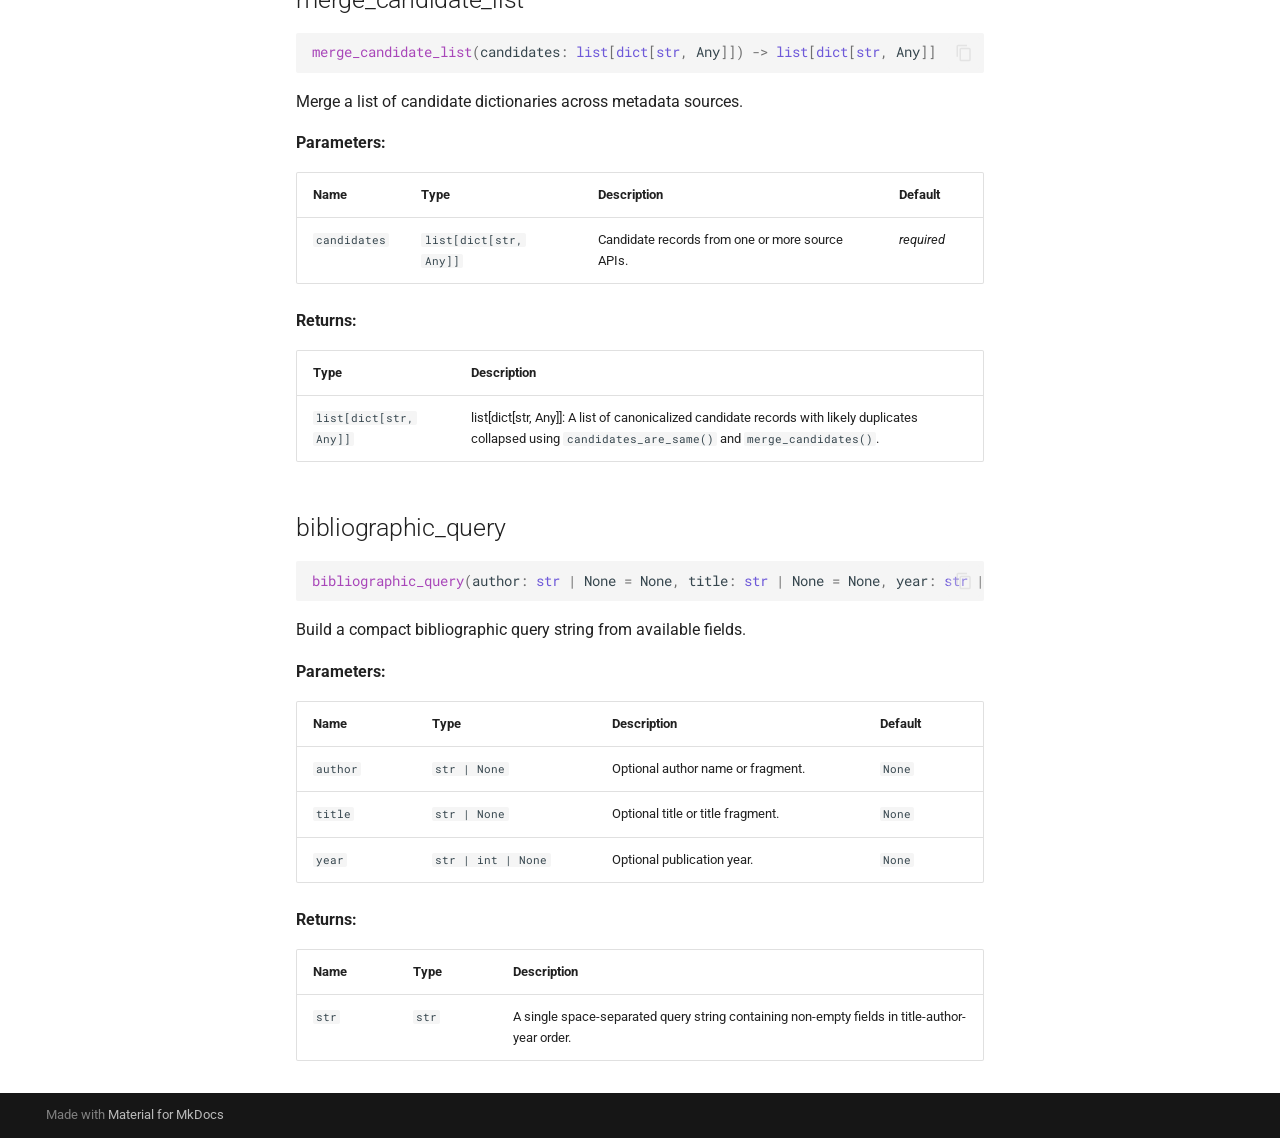
<file: reference/candidates/index.html>
<!doctype html>
<html lang="en" class="no-js">
  <head>
    
      <meta charset="utf-8">
      <meta name="viewport" content="width=device-width,initial-scale=1">
      
        <meta name="description" content="Scholarly MEtadata Lookup Interface API documentation">
      
      
      
      
        <link rel="prev" href="../normalize/">
      
      
        <link rel="next" href="../sources/">
      
      
        
      
      
      <link rel="icon" href="../../assets/images/favicon.png">
      <meta name="generator" content="mkdocs-1.6.1, mkdocs-material-9.7.6">
    
    
      
        <title>smeli.candidates - Smeli</title>
      
    
    
      <link rel="stylesheet" href="../../assets/stylesheets/main.484c7ddc.min.css">
      
      


    
    
      
    
    
      
        
        
        <link rel="preconnect" href="https://fonts.gstatic.com" crossorigin>
        <link rel="stylesheet" href="https://fonts.googleapis.com/css?family=Roboto:300,300i,400,400i,700,700i%7CRoboto+Mono:400,400i,700,700i&display=fallback">
        <style>:root{--md-text-font:"Roboto";--md-code-font:"Roboto Mono"}</style>
      
    
    
      <link rel="stylesheet" href="../../assets/_mkdocstrings.css">
    
      <link rel="stylesheet" href="../../stylesheets/extra.css">
    
    <script>__md_scope=new URL("../..",location),__md_hash=e=>[...e].reduce(((e,_)=>(e<<5)-e+_.charCodeAt(0)),0),__md_get=(e,_=localStorage,t=__md_scope)=>JSON.parse(_.getItem(t.pathname+"."+e)),__md_set=(e,_,t=localStorage,a=__md_scope)=>{try{t.setItem(a.pathname+"."+e,JSON.stringify(_))}catch(e){}}</script>
    
      

    
    
  </head>
  
  
    <body dir="ltr">
  
    
    <input class="md-toggle" data-md-toggle="drawer" type="checkbox" id="__drawer" autocomplete="off">
    <input class="md-toggle" data-md-toggle="search" type="checkbox" id="__search" autocomplete="off">
    <label class="md-overlay" for="__drawer"></label>
    <div data-md-component="skip">
      
        
        <a href="#smelicandidates" class="md-skip">
          Skip to content
        </a>
      
    </div>
    <div data-md-component="announce">
      
    </div>
    
    
      

  

<header class="md-header md-header--shadow" data-md-component="header">
  <nav class="md-header__inner md-grid" aria-label="Header">
    <a href="../.." title="Smeli" class="md-header__button md-logo" aria-label="Smeli" data-md-component="logo">
      
  
  <svg xmlns="http://www.w3.org/2000/svg" viewBox="0 0 24 24"><path d="M12 8a3 3 0 0 0 3-3 3 3 0 0 0-3-3 3 3 0 0 0-3 3 3 3 0 0 0 3 3m0 3.54C9.64 9.35 6.5 8 3 8v11c3.5 0 6.64 1.35 9 3.54 2.36-2.19 5.5-3.54 9-3.54V8c-3.5 0-6.64 1.35-9 3.54"/></svg>

    </a>
    <label class="md-header__button md-icon" for="__drawer">
      
      <svg xmlns="http://www.w3.org/2000/svg" viewBox="0 0 24 24"><path d="M3 6h18v2H3zm0 5h18v2H3zm0 5h18v2H3z"/></svg>
    </label>
    <div class="md-header__title" data-md-component="header-title">
      <div class="md-header__ellipsis">
        <div class="md-header__topic">
          <span class="md-ellipsis">
            Smeli
          </span>
        </div>
        <div class="md-header__topic" data-md-component="header-topic">
          <span class="md-ellipsis">
            
              smeli.candidates
            
          </span>
        </div>
      </div>
    </div>
    
    
      <script>var palette=__md_get("__palette");if(palette&&palette.color){if("(prefers-color-scheme)"===palette.color.media){var media=matchMedia("(prefers-color-scheme: light)"),input=document.querySelector(media.matches?"[data-md-color-media='(prefers-color-scheme: light)']":"[data-md-color-media='(prefers-color-scheme: dark)']");palette.color.media=input.getAttribute("data-md-color-media"),palette.color.scheme=input.getAttribute("data-md-color-scheme"),palette.color.primary=input.getAttribute("data-md-color-primary"),palette.color.accent=input.getAttribute("data-md-color-accent")}for(var[key,value]of Object.entries(palette.color))document.body.setAttribute("data-md-color-"+key,value)}</script>
    
    
    
      
      
        <label class="md-header__button md-icon" for="__search">
          
          <svg xmlns="http://www.w3.org/2000/svg" viewBox="0 0 24 24"><path d="M9.5 3A6.5 6.5 0 0 1 16 9.5c0 1.61-.59 3.09-1.56 4.23l.27.27h.79l5 5-1.5 1.5-5-5v-.79l-.27-.27A6.52 6.52 0 0 1 9.5 16 6.5 6.5 0 0 1 3 9.5 6.5 6.5 0 0 1 9.5 3m0 2C7 5 5 7 5 9.5S7 14 9.5 14 14 12 14 9.5 12 5 9.5 5"/></svg>
        </label>
        <div class="md-search" data-md-component="search" role="dialog">
  <label class="md-search__overlay" for="__search"></label>
  <div class="md-search__inner" role="search">
    <form class="md-search__form" name="search">
      <input type="text" class="md-search__input" name="query" aria-label="Search" placeholder="Search" autocapitalize="off" autocorrect="off" autocomplete="off" spellcheck="false" data-md-component="search-query" required>
      <label class="md-search__icon md-icon" for="__search">
        
        <svg xmlns="http://www.w3.org/2000/svg" viewBox="0 0 24 24"><path d="M9.5 3A6.5 6.5 0 0 1 16 9.5c0 1.61-.59 3.09-1.56 4.23l.27.27h.79l5 5-1.5 1.5-5-5v-.79l-.27-.27A6.52 6.52 0 0 1 9.5 16 6.5 6.5 0 0 1 3 9.5 6.5 6.5 0 0 1 9.5 3m0 2C7 5 5 7 5 9.5S7 14 9.5 14 14 12 14 9.5 12 5 9.5 5"/></svg>
        
        <svg xmlns="http://www.w3.org/2000/svg" viewBox="0 0 24 24"><path d="M20 11v2H8l5.5 5.5-1.42 1.42L4.16 12l7.92-7.92L13.5 5.5 8 11z"/></svg>
      </label>
      <nav class="md-search__options" aria-label="Search">
        
        <button type="reset" class="md-search__icon md-icon" title="Clear" aria-label="Clear" tabindex="-1">
          
          <svg xmlns="http://www.w3.org/2000/svg" viewBox="0 0 24 24"><path d="M19 6.41 17.59 5 12 10.59 6.41 5 5 6.41 10.59 12 5 17.59 6.41 19 12 13.41 17.59 19 19 17.59 13.41 12z"/></svg>
        </button>
      </nav>
      
        <div class="md-search__suggest" data-md-component="search-suggest"></div>
      
    </form>
    <div class="md-search__output">
      <div class="md-search__scrollwrap" tabindex="0" data-md-scrollfix>
        <div class="md-search-result" data-md-component="search-result">
          <div class="md-search-result__meta">
            Initializing search
          </div>
          <ol class="md-search-result__list" role="presentation"></ol>
        </div>
      </div>
    </div>
  </div>
</div>
      
    
    
      <div class="md-header__source">
        <a href="https://github.com/divilian/smeli" title="Go to repository" class="md-source" data-md-component="source">
  <div class="md-source__icon md-icon">
    
    <svg xmlns="http://www.w3.org/2000/svg" viewBox="0 0 448 512"><!--! Font Awesome Free 7.1.0 by @fontawesome - https://fontawesome.com License - https://fontawesome.com/license/free (Icons: CC BY 4.0, Fonts: SIL OFL 1.1, Code: MIT License) Copyright 2025 Fonticons, Inc.--><path d="M439.6 236.1 244 40.5c-5.4-5.5-12.8-8.5-20.4-8.5s-15 3-20.4 8.4L162.5 81l51.5 51.5c27.1-9.1 52.7 16.8 43.4 43.7l49.7 49.7c34.2-11.8 61.2 31 35.5 56.7-26.5 26.5-70.2-2.9-56-37.3L240.3 199v121.9c25.3 12.5 22.3 41.8 9.1 55-6.4 6.4-15.2 10.1-24.3 10.1s-17.8-3.6-24.3-10.1c-17.6-17.6-11.1-46.9 11.2-56v-123c-20.8-8.5-24.6-30.7-18.6-45L142.6 101 8.5 235.1C3 240.6 0 247.9 0 255.5s3 15 8.5 20.4l195.6 195.7c5.4 5.4 12.7 8.4 20.4 8.4s15-3 20.4-8.4l194.7-194.7c5.4-5.4 8.4-12.8 8.4-20.4s-3-15-8.4-20.4"/></svg>
  </div>
  <div class="md-source__repository">
    divilian/smeli
  </div>
</a>
      </div>
    
  </nav>
  
</header>
    
    <div class="md-container" data-md-component="container">
      
      
        
          
        
      
      <main class="md-main" data-md-component="main">
        <div class="md-main__inner md-grid">
          
            
              
              <div class="md-sidebar md-sidebar--primary" data-md-component="sidebar" data-md-type="navigation" >
                <div class="md-sidebar__scrollwrap">
                  <div class="md-sidebar__inner">
                    



<nav class="md-nav md-nav--primary" aria-label="Navigation" data-md-level="0">
  <label class="md-nav__title" for="__drawer">
    <a href="../.." title="Smeli" class="md-nav__button md-logo" aria-label="Smeli" data-md-component="logo">
      
  
  <svg xmlns="http://www.w3.org/2000/svg" viewBox="0 0 24 24"><path d="M12 8a3 3 0 0 0 3-3 3 3 0 0 0-3-3 3 3 0 0 0-3 3 3 3 0 0 0 3 3m0 3.54C9.64 9.35 6.5 8 3 8v11c3.5 0 6.64 1.35 9 3.54 2.36-2.19 5.5-3.54 9-3.54V8c-3.5 0-6.64 1.35-9 3.54"/></svg>

    </a>
    Smeli
  </label>
  
    <div class="md-nav__source">
      <a href="https://github.com/divilian/smeli" title="Go to repository" class="md-source" data-md-component="source">
  <div class="md-source__icon md-icon">
    
    <svg xmlns="http://www.w3.org/2000/svg" viewBox="0 0 448 512"><!--! Font Awesome Free 7.1.0 by @fontawesome - https://fontawesome.com License - https://fontawesome.com/license/free (Icons: CC BY 4.0, Fonts: SIL OFL 1.1, Code: MIT License) Copyright 2025 Fonticons, Inc.--><path d="M439.6 236.1 244 40.5c-5.4-5.5-12.8-8.5-20.4-8.5s-15 3-20.4 8.4L162.5 81l51.5 51.5c27.1-9.1 52.7 16.8 43.4 43.7l49.7 49.7c34.2-11.8 61.2 31 35.5 56.7-26.5 26.5-70.2-2.9-56-37.3L240.3 199v121.9c25.3 12.5 22.3 41.8 9.1 55-6.4 6.4-15.2 10.1-24.3 10.1s-17.8-3.6-24.3-10.1c-17.6-17.6-11.1-46.9 11.2-56v-123c-20.8-8.5-24.6-30.7-18.6-45L142.6 101 8.5 235.1C3 240.6 0 247.9 0 255.5s3 15 8.5 20.4l195.6 195.7c5.4 5.4 12.7 8.4 20.4 8.4s15-3 20.4-8.4l194.7-194.7c5.4-5.4 8.4-12.8 8.4-20.4s-3-15-8.4-20.4"/></svg>
  </div>
  <div class="md-source__repository">
    divilian/smeli
  </div>
</a>
    </div>
  
  <ul class="md-nav__list" data-md-scrollfix>
    
      
      
  
  
  
  
    <li class="md-nav__item">
      <a href="../.." class="md-nav__link">
        
  
  
  <span class="md-ellipsis">
    
  
    Home
  

    
  </span>
  
  

      </a>
    </li>
  

    
      
      
  
  
  
  
    <li class="md-nav__item">
      <a href="../../api/" class="md-nav__link">
        
  
  
  <span class="md-ellipsis">
    
  
    API Overview
  

    
  </span>
  
  

      </a>
    </li>
  

    
      
      
  
  
  
  
    <li class="md-nav__item">
      <a href="../../candidate-records/" class="md-nav__link">
        
  
  
  <span class="md-ellipsis">
    
  
    Candidate Records
  

    
  </span>
  
  

      </a>
    </li>
  

    
      
      
  
  
  
  
    <li class="md-nav__item">
      <a href="../../examples/" class="md-nav__link">
        
  
  
  <span class="md-ellipsis">
    
  
    Examples
  

    
  </span>
  
  

      </a>
    </li>
  

    
      
      
  
  
    
  
  
  
    
    
    
    
      
        
        
      
    
    
    <li class="md-nav__item md-nav__item--active md-nav__item--section md-nav__item--nested">
      
        
        
        <input class="md-nav__toggle md-toggle " type="checkbox" id="__nav_5" checked>
        
          
          <label class="md-nav__link" for="__nav_5" id="__nav_5_label" tabindex="">
            
  
  
  <span class="md-ellipsis">
    
  
    Reference
  

    
  </span>
  
  

            <span class="md-nav__icon md-icon"></span>
          </label>
        
        <nav class="md-nav" data-md-level="1" aria-labelledby="__nav_5_label" aria-expanded="true">
          <label class="md-nav__title" for="__nav_5">
            <span class="md-nav__icon md-icon"></span>
            
  
    Reference
  

          </label>
          <ul class="md-nav__list" data-md-scrollfix>
            
              
                
  
  
  
  
    <li class="md-nav__item">
      <a href="../smeli/" class="md-nav__link">
        
  
  
  <span class="md-ellipsis">
    
  
    smeli
  

    
  </span>
  
  

      </a>
    </li>
  

              
            
              
                
  
  
  
  
    <li class="md-nav__item">
      <a href="../normalize/" class="md-nav__link">
        
  
  
  <span class="md-ellipsis">
    
  
    smeli.normalize
  

    
  </span>
  
  

      </a>
    </li>
  

              
            
              
                
  
  
    
  
  
  
    <li class="md-nav__item md-nav__item--active">
      
      <input class="md-nav__toggle md-toggle" type="checkbox" id="__toc">
      
      
        
      
      
        <label class="md-nav__link md-nav__link--active" for="__toc">
          
  
  
  <span class="md-ellipsis">
    
  
    smeli.candidates
  

    
  </span>
  
  

          <span class="md-nav__icon md-icon"></span>
        </label>
      
      <a href="./" class="md-nav__link md-nav__link--active">
        
  
  
  <span class="md-ellipsis">
    
  
    smeli.candidates
  

    
  </span>
  
  

      </a>
      
        

<nav class="md-nav md-nav--secondary" aria-label="Table of contents">
  
  
  
    
  
  
    <label class="md-nav__title" for="__toc">
      <span class="md-nav__icon md-icon"></span>
      Table of contents
    </label>
    <ul class="md-nav__list" data-md-component="toc" data-md-scrollfix>
      
        <li class="md-nav__item">
  <a href="#smeli.candidates.canonical_candidate" class="md-nav__link">
    <span class="md-ellipsis">
      
        canonical_candidate
      
    </span>
  </a>
  
</li>
      
        <li class="md-nav__item">
  <a href="#smeli.candidates.candidate_score" class="md-nav__link">
    <span class="md-ellipsis">
      
        candidate_score
      
    </span>
  </a>
  
</li>
      
        <li class="md-nav__item">
  <a href="#smeli.candidates.candidates_are_same" class="md-nav__link">
    <span class="md-ellipsis">
      
        candidates_are_same
      
    </span>
  </a>
  
</li>
      
        <li class="md-nav__item">
  <a href="#smeli.candidates.merge_candidates" class="md-nav__link">
    <span class="md-ellipsis">
      
        merge_candidates
      
    </span>
  </a>
  
</li>
      
        <li class="md-nav__item">
  <a href="#smeli.candidates.merge_candidate_list" class="md-nav__link">
    <span class="md-ellipsis">
      
        merge_candidate_list
      
    </span>
  </a>
  
</li>
      
        <li class="md-nav__item">
  <a href="#smeli.candidates.bibliographic_query" class="md-nav__link">
    <span class="md-ellipsis">
      
        bibliographic_query
      
    </span>
  </a>
  
</li>
      
    </ul>
  
</nav>
      
    </li>
  

              
            
              
                
  
  
  
  
    <li class="md-nav__item">
      <a href="../sources/" class="md-nav__link">
        
  
  
  <span class="md-ellipsis">
    
  
    smeli.sources
  

    
  </span>
  
  

      </a>
    </li>
  

              
            
              
                
  
  
  
  
    <li class="md-nav__item">
      <a href="../bibtex/" class="md-nav__link">
        
  
  
  <span class="md-ellipsis">
    
  
    smeli.bibtex
  

    
  </span>
  
  

      </a>
    </li>
  

              
            
              
                
  
  
  
  
    <li class="md-nav__item">
      <a href="../cli/" class="md-nav__link">
        
  
  
  <span class="md-ellipsis">
    
  
    smeli.cli
  

    
  </span>
  
  

      </a>
    </li>
  

              
            
          </ul>
        </nav>
      
    </li>
  

    
      
      
  
  
  
  
    <li class="md-nav__item">
      <a href="../../cli/" class="md-nav__link">
        
  
  
  <span class="md-ellipsis">
    
  
    CLI
  

    
  </span>
  
  

      </a>
    </li>
  

    
      
      
  
  
  
  
    <li class="md-nav__item">
      <a href="../../development/" class="md-nav__link">
        
  
  
  <span class="md-ellipsis">
    
  
    Development
  

    
  </span>
  
  

      </a>
    </li>
  

    
  </ul>
</nav>
                  </div>
                </div>
              </div>
            
            
              
              <div class="md-sidebar md-sidebar--secondary" data-md-component="sidebar" data-md-type="toc" >
                <div class="md-sidebar__scrollwrap">
                  <div class="md-sidebar__inner">
                    

<nav class="md-nav md-nav--secondary" aria-label="Table of contents">
  
  
  
    
  
  
    <label class="md-nav__title" for="__toc">
      <span class="md-nav__icon md-icon"></span>
      Table of contents
    </label>
    <ul class="md-nav__list" data-md-component="toc" data-md-scrollfix>
      
        <li class="md-nav__item">
  <a href="#smeli.candidates.canonical_candidate" class="md-nav__link">
    <span class="md-ellipsis">
      
        canonical_candidate
      
    </span>
  </a>
  
</li>
      
        <li class="md-nav__item">
  <a href="#smeli.candidates.candidate_score" class="md-nav__link">
    <span class="md-ellipsis">
      
        candidate_score
      
    </span>
  </a>
  
</li>
      
        <li class="md-nav__item">
  <a href="#smeli.candidates.candidates_are_same" class="md-nav__link">
    <span class="md-ellipsis">
      
        candidates_are_same
      
    </span>
  </a>
  
</li>
      
        <li class="md-nav__item">
  <a href="#smeli.candidates.merge_candidates" class="md-nav__link">
    <span class="md-ellipsis">
      
        merge_candidates
      
    </span>
  </a>
  
</li>
      
        <li class="md-nav__item">
  <a href="#smeli.candidates.merge_candidate_list" class="md-nav__link">
    <span class="md-ellipsis">
      
        merge_candidate_list
      
    </span>
  </a>
  
</li>
      
        <li class="md-nav__item">
  <a href="#smeli.candidates.bibliographic_query" class="md-nav__link">
    <span class="md-ellipsis">
      
        bibliographic_query
      
    </span>
  </a>
  
</li>
      
    </ul>
  
</nav>
                  </div>
                </div>
              </div>
            
          
          
            <div class="md-content" data-md-component="content">
              
              <article class="md-content__inner md-typeset">
                
                  


  
  


<h1 id="smelicandidates"><code>smeli.candidates</code><a class="headerlink" href="#smelicandidates" title="Permanent link">&para;</a></h1>
<p>Local helpers for canonicalizing, scoring, comparing, and merging Smeli candidate records.</p>


<div class="doc doc-object doc-module">




    <div class="doc doc-contents first">

        <p>Candidate conversion, scoring, and merging helpers.</p>
<p>A <em>candidate</em> is Smeli's normal paper-record dictionary. It may represent a
journal article, conference paper, arXiv preprint, dataset, software record, or
another scholarly output. Common keys include <code>title</code>, <code>authors</code>, <code>year</code>,
<code>venue</code>, <code>publisher</code>, <code>doi</code>, <code>arxiv_id</code>, <code>openalex_id</code>, <code>url</code>,
<code>cited_by_count</code>, <code>metadata_sources</code>, <code>score</code>, and <code>citation_score</code>.</p>
<p>The public functions in this module are pure local helpers: they do not perform
network requests.</p>










<div class="doc doc-children">










<div class="doc doc-object doc-function">


<h2 id="smeli.candidates.canonical_candidate" class="doc doc-heading">
            <span class="doc doc-object-name doc-function-name">canonical_candidate</span>


<a href="#smeli.candidates.canonical_candidate" class="headerlink" title="Permanent link">&para;</a></h2>
<div class="doc-signature highlight"><pre><span></span><code><span class="nf">canonical_candidate</span><span class="p">(</span><span class="n">candidate</span><span class="p">:</span> <span class="nb">dict</span><span class="p">[</span><span class="nb">str</span><span class="p">,</span> <span class="n">Any</span><span class="p">])</span> <span class="o">-&gt;</span> <span class="nb">dict</span><span class="p">[</span><span class="nb">str</span><span class="p">,</span> <span class="n">Any</span><span class="p">]</span>
</code></pre></div>

    <div class="doc doc-contents ">

        <p>Return a normalized copy of a candidate dictionary.</p>


<p><span class="doc-section-title">Parameters:</span></p>
    <table>
      <thead>
        <tr>
          <th>Name</th>
          <th>Type</th>
          <th>Description</th>
          <th>Default</th>
        </tr>
      </thead>
      <tbody>
          <tr class="doc-section-item">
            <td>
                <code>candidate</code>
            </td>
            <td>
                  <code><span title="dict">dict</span>[<span title="str">str</span>, <span title="typing.Any">Any</span>]</code>
            </td>
            <td>
              <div class="doc-md-description">
                <p>A partial Smeli candidate record. Missing optional fields are
allowed.</p>
              </div>
            </td>
            <td>
                <em>required</em>
            </td>
          </tr>
      </tbody>
    </table>


    <p><span class="doc-section-title">Returns:</span></p>
    <table>
      <thead>
        <tr>
          <th>Type</th>
          <th>Description</th>
        </tr>
      </thead>
      <tbody>
          <tr class="doc-section-item">
            <td>
                  <code><span title="dict">dict</span>[<span title="str">str</span>, <span title="typing.Any">Any</span>]</code>
            </td>
            <td>
              <div class="doc-md-description">
                <p>dict[str, Any]: A new dictionary with normalized DOI/arXiv identifiers,
default values for common optional fields, a <code>metadata_sources</code> list,
and a best-effort landing <code>url</code> when an identifier is available.</p>
              </div>
            </td>
          </tr>
      </tbody>
    </table>


<details class="notes" open>
  <summary>Notes</summary>
  <p>The input dictionary is copied before modification.</p>
</details>

    </div>

</div>

<div class="doc doc-object doc-function">


<h2 id="smeli.candidates.candidate_score" class="doc doc-heading">
            <span class="doc doc-object-name doc-function-name">candidate_score</span>


<a href="#smeli.candidates.candidate_score" class="headerlink" title="Permanent link">&para;</a></h2>
<div class="doc-signature highlight"><pre><span></span><code><span class="nf">candidate_score</span><span class="p">(</span><span class="n">candidate</span><span class="p">:</span> <span class="nb">dict</span><span class="p">[</span><span class="nb">str</span><span class="p">,</span> <span class="n">Any</span><span class="p">],</span> <span class="o">*</span><span class="p">,</span> <span class="n">author</span><span class="p">:</span> <span class="nb">str</span> <span class="o">|</span> <span class="kc">None</span> <span class="o">=</span> <span class="kc">None</span><span class="p">,</span> <span class="n">title</span><span class="p">:</span> <span class="nb">str</span> <span class="o">|</span> <span class="kc">None</span> <span class="o">=</span> <span class="kc">None</span><span class="p">,</span> <span class="n">year</span><span class="p">:</span> <span class="nb">str</span> <span class="o">|</span> <span class="nb">int</span> <span class="o">|</span> <span class="kc">None</span> <span class="o">=</span> <span class="kc">None</span><span class="p">)</span> <span class="o">-&gt;</span> <span class="nb">tuple</span><span class="p">[</span><span class="nb">int</span><span class="p">,</span> <span class="nb">int</span><span class="p">]</span>
</code></pre></div>

    <div class="doc doc-contents ">

        <p>Return a local relevance score for a paper candidate.</p>


<p><span class="doc-section-title">Parameters:</span></p>
    <table>
      <thead>
        <tr>
          <th>Name</th>
          <th>Type</th>
          <th>Description</th>
          <th>Default</th>
        </tr>
      </thead>
      <tbody>
          <tr class="doc-section-item">
            <td>
                <code>candidate</code>
            </td>
            <td>
                  <code><span title="dict">dict</span>[<span title="str">str</span>, <span title="typing.Any">Any</span>]</code>
            </td>
            <td>
              <div class="doc-md-description">
                <p>A Smeli candidate dictionary.</p>
              </div>
            </td>
            <td>
                <em>required</em>
            </td>
          </tr>
          <tr class="doc-section-item">
            <td>
                <code>author</code>
            </td>
            <td>
                  <code><span title="str">str</span> | None</code>
            </td>
            <td>
              <div class="doc-md-description">
                <p>Optional author name or fragment supplied by the user.</p>
              </div>
            </td>
            <td>
                  <code>None</code>
            </td>
          </tr>
          <tr class="doc-section-item">
            <td>
                <code>title</code>
            </td>
            <td>
                  <code><span title="str">str</span> | None</code>
            </td>
            <td>
              <div class="doc-md-description">
                <p>Optional title or title fragment supplied by the user.</p>
              </div>
            </td>
            <td>
                  <code>None</code>
            </td>
          </tr>
          <tr class="doc-section-item">
            <td>
                <code>year</code>
            </td>
            <td>
                  <code><span title="str">str</span> | <span title="int">int</span> | None</code>
            </td>
            <td>
              <div class="doc-md-description">
                <p>Optional publication year supplied by the user.</p>
              </div>
            </td>
            <td>
                  <code>None</code>
            </td>
          </tr>
      </tbody>
    </table>


    <p><span class="doc-section-title">Returns:</span></p>
    <table>
      <thead>
        <tr>
          <th>Type</th>
          <th>Description</th>
        </tr>
      </thead>
      <tbody>
          <tr class="doc-section-item">
            <td>
                  <code><span title="tuple">tuple</span>[<span title="int">int</span>, <span title="int">int</span>]</code>
            </td>
            <td>
              <div class="doc-md-description">
                <p>tuple[int, int]: A <code>(score, citation_bonus)</code> tuple. <code>score</code>
reflects local bibliographic relevance; <code>citation_bonus</code> is a weak
tie-breaker derived from citation count.</p>
              </div>
            </td>
          </tr>
      </tbody>
    </table>


<details class="notes" open>
  <summary>Notes</summary>
  <p>The score is intentionally heuristic. It is useful for ranking plausible
candidates, not for measuring scholarly relevance in an academic sense.</p>
</details>

    </div>

</div>

<div class="doc doc-object doc-function">


<h2 id="smeli.candidates.candidates_are_same" class="doc doc-heading">
            <span class="doc doc-object-name doc-function-name">candidates_are_same</span>


<a href="#smeli.candidates.candidates_are_same" class="headerlink" title="Permanent link">&para;</a></h2>
<div class="doc-signature highlight"><pre><span></span><code><span class="nf">candidates_are_same</span><span class="p">(</span><span class="n">a</span><span class="p">:</span> <span class="nb">dict</span><span class="p">[</span><span class="nb">str</span><span class="p">,</span> <span class="n">Any</span><span class="p">],</span> <span class="n">b</span><span class="p">:</span> <span class="nb">dict</span><span class="p">[</span><span class="nb">str</span><span class="p">,</span> <span class="n">Any</span><span class="p">])</span> <span class="o">-&gt;</span> <span class="nb">bool</span>
</code></pre></div>

    <div class="doc doc-contents ">

        <p>Return whether two candidates appear to describe the same paper.</p>


<p><span class="doc-section-title">Parameters:</span></p>
    <table>
      <thead>
        <tr>
          <th>Name</th>
          <th>Type</th>
          <th>Description</th>
          <th>Default</th>
        </tr>
      </thead>
      <tbody>
          <tr class="doc-section-item">
            <td>
                <code>a</code>
            </td>
            <td>
                  <code><span title="dict">dict</span>[<span title="str">str</span>, <span title="typing.Any">Any</span>]</code>
            </td>
            <td>
              <div class="doc-md-description">
                <p>First Smeli candidate dictionary.</p>
              </div>
            </td>
            <td>
                <em>required</em>
            </td>
          </tr>
          <tr class="doc-section-item">
            <td>
                <code>b</code>
            </td>
            <td>
                  <code><span title="dict">dict</span>[<span title="str">str</span>, <span title="typing.Any">Any</span>]</code>
            </td>
            <td>
              <div class="doc-md-description">
                <p>Second Smeli candidate dictionary.</p>
              </div>
            </td>
            <td>
                <em>required</em>
            </td>
          </tr>
      </tbody>
    </table>


    <p><span class="doc-section-title">Returns:</span></p>
    <table>
      <thead>
        <tr>
<th>Name</th>          <th>Type</th>
          <th>Description</th>
        </tr>
      </thead>
      <tbody>
          <tr class="doc-section-item">
<td><code>bool</code></td>            <td>
                  <code><span title="bool">bool</span></code>
            </td>
            <td>
              <div class="doc-md-description">
                <p><code>True</code> if the candidates share a DOI, arXiv ID, OpenAlex ID, or have
a strong title/year/author match; otherwise <code>False</code>.</p>
              </div>
            </td>
          </tr>
      </tbody>
    </table>


    </div>

</div>

<div class="doc doc-object doc-function">


<h2 id="smeli.candidates.merge_candidates" class="doc doc-heading">
            <span class="doc doc-object-name doc-function-name">merge_candidates</span>


<a href="#smeli.candidates.merge_candidates" class="headerlink" title="Permanent link">&para;</a></h2>
<div class="doc-signature highlight"><pre><span></span><code><span class="nf">merge_candidates</span><span class="p">(</span><span class="n">primary</span><span class="p">:</span> <span class="nb">dict</span><span class="p">[</span><span class="nb">str</span><span class="p">,</span> <span class="n">Any</span><span class="p">],</span> <span class="n">secondary</span><span class="p">:</span> <span class="nb">dict</span><span class="p">[</span><span class="nb">str</span><span class="p">,</span> <span class="n">Any</span><span class="p">])</span> <span class="o">-&gt;</span> <span class="nb">dict</span><span class="p">[</span><span class="nb">str</span><span class="p">,</span> <span class="n">Any</span><span class="p">]</span>
</code></pre></div>

    <div class="doc doc-contents ">

        <p>Merge two candidate dictionaries describing the same paper.</p>


<p><span class="doc-section-title">Parameters:</span></p>
    <table>
      <thead>
        <tr>
          <th>Name</th>
          <th>Type</th>
          <th>Description</th>
          <th>Default</th>
        </tr>
      </thead>
      <tbody>
          <tr class="doc-section-item">
            <td>
                <code>primary</code>
            </td>
            <td>
                  <code><span title="dict">dict</span>[<span title="str">str</span>, <span title="typing.Any">Any</span>]</code>
            </td>
            <td>
              <div class="doc-md-description">
                <p>The preferred candidate record. Existing values are generally kept.</p>
              </div>
            </td>
            <td>
                <em>required</em>
            </td>
          </tr>
          <tr class="doc-section-item">
            <td>
                <code>secondary</code>
            </td>
            <td>
                  <code><span title="dict">dict</span>[<span title="str">str</span>, <span title="typing.Any">Any</span>]</code>
            </td>
            <td>
              <div class="doc-md-description">
                <p>A second candidate record used to fill gaps and add sources.</p>
              </div>
            </td>
            <td>
                <em>required</em>
            </td>
          </tr>
      </tbody>
    </table>


    <p><span class="doc-section-title">Returns:</span></p>
    <table>
      <thead>
        <tr>
          <th>Type</th>
          <th>Description</th>
        </tr>
      </thead>
      <tbody>
          <tr class="doc-section-item">
            <td>
                  <code><span title="dict">dict</span>[<span title="str">str</span>, <span title="typing.Any">Any</span>]</code>
            </td>
            <td>
              <div class="doc-md-description">
                <p>dict[str, Any]: A canonicalized candidate dictionary containing the best
available fields from both inputs.</p>
              </div>
            </td>
          </tr>
      </tbody>
    </table>


<details class="notes" open>
  <summary>Notes</summary>
  <p>This function does not first verify that the records match. Call
<code>candidates_are_same()</code> before merging untrusted pairs.</p>
</details>

    </div>

</div>

<div class="doc doc-object doc-function">


<h2 id="smeli.candidates.merge_candidate_list" class="doc doc-heading">
            <span class="doc doc-object-name doc-function-name">merge_candidate_list</span>


<a href="#smeli.candidates.merge_candidate_list" class="headerlink" title="Permanent link">&para;</a></h2>
<div class="doc-signature highlight"><pre><span></span><code><span class="nf">merge_candidate_list</span><span class="p">(</span><span class="n">candidates</span><span class="p">:</span> <span class="nb">list</span><span class="p">[</span><span class="nb">dict</span><span class="p">[</span><span class="nb">str</span><span class="p">,</span> <span class="n">Any</span><span class="p">]])</span> <span class="o">-&gt;</span> <span class="nb">list</span><span class="p">[</span><span class="nb">dict</span><span class="p">[</span><span class="nb">str</span><span class="p">,</span> <span class="n">Any</span><span class="p">]]</span>
</code></pre></div>

    <div class="doc doc-contents ">

        <p>Merge a list of candidate dictionaries across metadata sources.</p>


<p><span class="doc-section-title">Parameters:</span></p>
    <table>
      <thead>
        <tr>
          <th>Name</th>
          <th>Type</th>
          <th>Description</th>
          <th>Default</th>
        </tr>
      </thead>
      <tbody>
          <tr class="doc-section-item">
            <td>
                <code>candidates</code>
            </td>
            <td>
                  <code><span title="list">list</span>[<span title="dict">dict</span>[<span title="str">str</span>, <span title="typing.Any">Any</span>]]</code>
            </td>
            <td>
              <div class="doc-md-description">
                <p>Candidate records from one or more source APIs.</p>
              </div>
            </td>
            <td>
                <em>required</em>
            </td>
          </tr>
      </tbody>
    </table>


    <p><span class="doc-section-title">Returns:</span></p>
    <table>
      <thead>
        <tr>
          <th>Type</th>
          <th>Description</th>
        </tr>
      </thead>
      <tbody>
          <tr class="doc-section-item">
            <td>
                  <code><span title="list">list</span>[<span title="dict">dict</span>[<span title="str">str</span>, <span title="typing.Any">Any</span>]]</code>
            </td>
            <td>
              <div class="doc-md-description">
                <p>list[dict[str, Any]]: A list of canonicalized candidate records with likely
duplicates collapsed using <code>candidates_are_same()</code> and
<code>merge_candidates()</code>.</p>
              </div>
            </td>
          </tr>
      </tbody>
    </table>


    </div>

</div>

<div class="doc doc-object doc-function">


<h2 id="smeli.candidates.bibliographic_query" class="doc doc-heading">
            <span class="doc doc-object-name doc-function-name">bibliographic_query</span>


<a href="#smeli.candidates.bibliographic_query" class="headerlink" title="Permanent link">&para;</a></h2>
<div class="doc-signature highlight"><pre><span></span><code><span class="nf">bibliographic_query</span><span class="p">(</span><span class="n">author</span><span class="p">:</span> <span class="nb">str</span> <span class="o">|</span> <span class="kc">None</span> <span class="o">=</span> <span class="kc">None</span><span class="p">,</span> <span class="n">title</span><span class="p">:</span> <span class="nb">str</span> <span class="o">|</span> <span class="kc">None</span> <span class="o">=</span> <span class="kc">None</span><span class="p">,</span> <span class="n">year</span><span class="p">:</span> <span class="nb">str</span> <span class="o">|</span> <span class="nb">int</span> <span class="o">|</span> <span class="kc">None</span> <span class="o">=</span> <span class="kc">None</span><span class="p">)</span> <span class="o">-&gt;</span> <span class="nb">str</span>
</code></pre></div>

    <div class="doc doc-contents ">

        <p>Build a compact bibliographic query string from available fields.</p>


<p><span class="doc-section-title">Parameters:</span></p>
    <table>
      <thead>
        <tr>
          <th>Name</th>
          <th>Type</th>
          <th>Description</th>
          <th>Default</th>
        </tr>
      </thead>
      <tbody>
          <tr class="doc-section-item">
            <td>
                <code>author</code>
            </td>
            <td>
                  <code><span title="str">str</span> | None</code>
            </td>
            <td>
              <div class="doc-md-description">
                <p>Optional author name or fragment.</p>
              </div>
            </td>
            <td>
                  <code>None</code>
            </td>
          </tr>
          <tr class="doc-section-item">
            <td>
                <code>title</code>
            </td>
            <td>
                  <code><span title="str">str</span> | None</code>
            </td>
            <td>
              <div class="doc-md-description">
                <p>Optional title or title fragment.</p>
              </div>
            </td>
            <td>
                  <code>None</code>
            </td>
          </tr>
          <tr class="doc-section-item">
            <td>
                <code>year</code>
            </td>
            <td>
                  <code><span title="str">str</span> | <span title="int">int</span> | None</code>
            </td>
            <td>
              <div class="doc-md-description">
                <p>Optional publication year.</p>
              </div>
            </td>
            <td>
                  <code>None</code>
            </td>
          </tr>
      </tbody>
    </table>


    <p><span class="doc-section-title">Returns:</span></p>
    <table>
      <thead>
        <tr>
<th>Name</th>          <th>Type</th>
          <th>Description</th>
        </tr>
      </thead>
      <tbody>
          <tr class="doc-section-item">
<td><code>str</code></td>            <td>
                  <code><span title="str">str</span></code>
            </td>
            <td>
              <div class="doc-md-description">
                <p>A single space-separated query string containing non-empty fields in
title-author-year order.</p>
              </div>
            </td>
          </tr>
      </tbody>
    </table>


    </div>

</div>



  </div>

    </div>

</div>












                
              </article>
            </div>
          
          
<script>var target=document.getElementById(location.hash.slice(1));target&&target.name&&(target.checked=target.name.startsWith("__tabbed_"))</script>
        </div>
        
      </main>
      
        <footer class="md-footer">
  
  <div class="md-footer-meta md-typeset">
    <div class="md-footer-meta__inner md-grid">
      <div class="md-copyright">
  
  
    Made with
    <a href="https://squidfunk.github.io/mkdocs-material/" target="_blank" rel="noopener">
      Material for MkDocs
    </a>
  
</div>
      
    </div>
  </div>
</footer>
      
    </div>
    <div class="md-dialog" data-md-component="dialog">
      <div class="md-dialog__inner md-typeset"></div>
    </div>
    
    
    
      
      
      <script id="__config" type="application/json">{"annotate": null, "base": "../..", "features": ["navigation.sections", "navigation.expand", "search.suggest", "search.highlight", "content.code.copy"], "search": "../../assets/javascripts/workers/search.2c215733.min.js", "tags": null, "translations": {"clipboard.copied": "Copied to clipboard", "clipboard.copy": "Copy to clipboard", "search.result.more.one": "1 more on this page", "search.result.more.other": "# more on this page", "search.result.none": "No matching documents", "search.result.one": "1 matching document", "search.result.other": "# matching documents", "search.result.placeholder": "Type to start searching", "search.result.term.missing": "Missing", "select.version": "Select version"}, "version": null}</script>
    
    
      <script src="../../assets/javascripts/bundle.79ae519e.min.js"></script>
      
    
  </body>
</html>
</file>
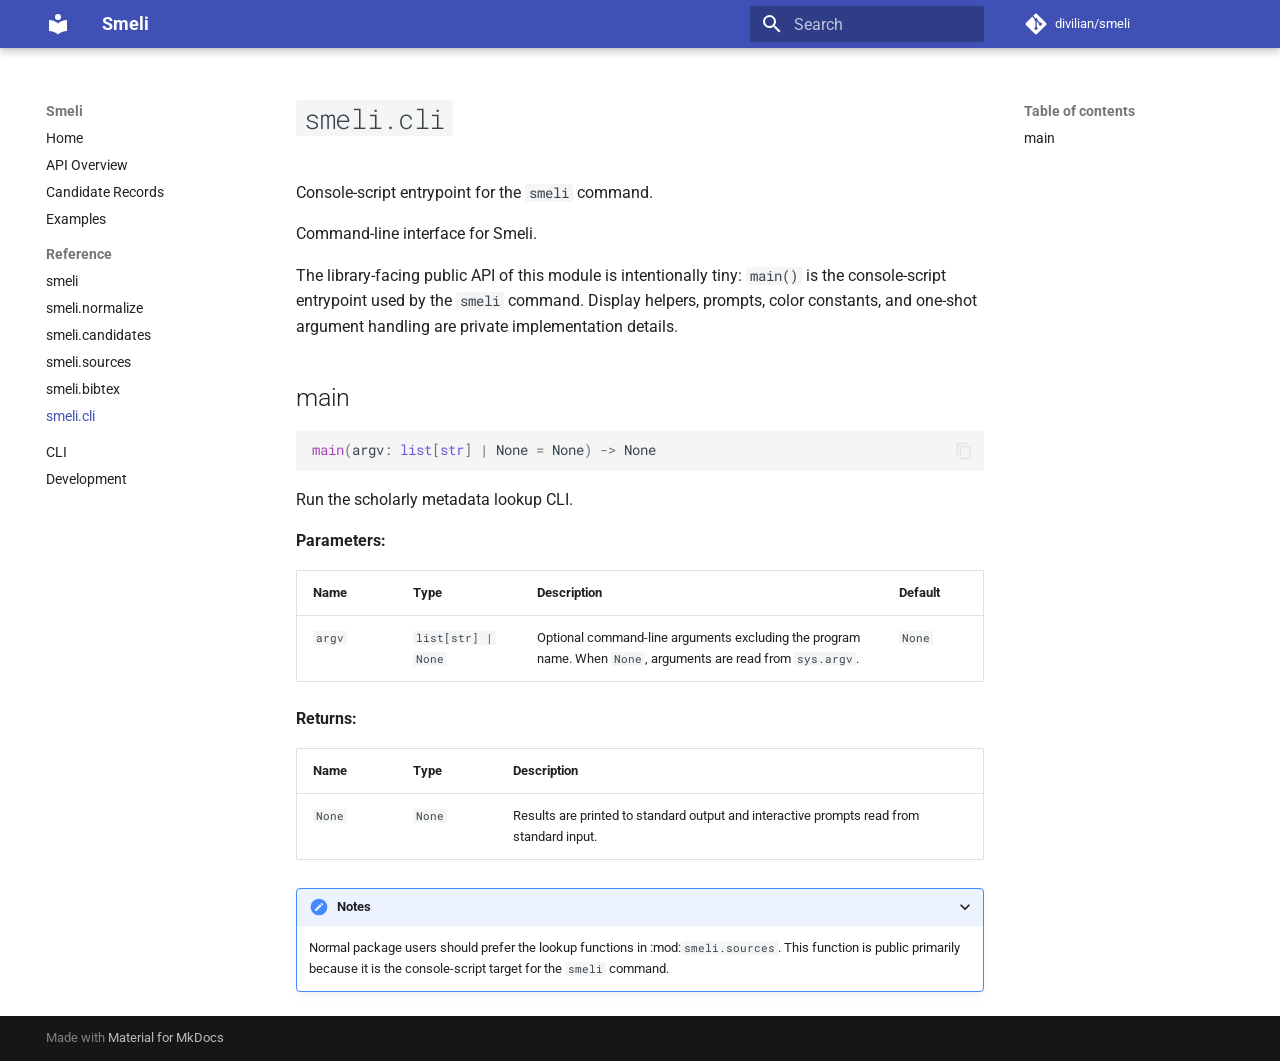
<file: reference/cli/index.html>
<!doctype html>
<html lang="en" class="no-js">
  <head>
    
      <meta charset="utf-8">
      <meta name="viewport" content="width=device-width,initial-scale=1">
      
        <meta name="description" content="Scholarly MEtadata Lookup Interface API documentation">
      
      
      
      
        <link rel="prev" href="../bibtex/">
      
      
        <link rel="next" href="../../cli/">
      
      
        
      
      
      <link rel="icon" href="../../assets/images/favicon.png">
      <meta name="generator" content="mkdocs-1.6.1, mkdocs-material-9.7.6">
    
    
      
        <title>smeli.cli - Smeli</title>
      
    
    
      <link rel="stylesheet" href="../../assets/stylesheets/main.484c7ddc.min.css">
      
      


    
    
      
    
    
      
        
        
        <link rel="preconnect" href="https://fonts.gstatic.com" crossorigin>
        <link rel="stylesheet" href="https://fonts.googleapis.com/css?family=Roboto:300,300i,400,400i,700,700i%7CRoboto+Mono:400,400i,700,700i&display=fallback">
        <style>:root{--md-text-font:"Roboto";--md-code-font:"Roboto Mono"}</style>
      
    
    
      <link rel="stylesheet" href="../../assets/_mkdocstrings.css">
    
      <link rel="stylesheet" href="../../stylesheets/extra.css">
    
    <script>__md_scope=new URL("../..",location),__md_hash=e=>[...e].reduce(((e,_)=>(e<<5)-e+_.charCodeAt(0)),0),__md_get=(e,_=localStorage,t=__md_scope)=>JSON.parse(_.getItem(t.pathname+"."+e)),__md_set=(e,_,t=localStorage,a=__md_scope)=>{try{t.setItem(a.pathname+"."+e,JSON.stringify(_))}catch(e){}}</script>
    
      

    
    
  </head>
  
  
    <body dir="ltr">
  
    
    <input class="md-toggle" data-md-toggle="drawer" type="checkbox" id="__drawer" autocomplete="off">
    <input class="md-toggle" data-md-toggle="search" type="checkbox" id="__search" autocomplete="off">
    <label class="md-overlay" for="__drawer"></label>
    <div data-md-component="skip">
      
        
        <a href="#smelicli" class="md-skip">
          Skip to content
        </a>
      
    </div>
    <div data-md-component="announce">
      
    </div>
    
    
      

  

<header class="md-header md-header--shadow" data-md-component="header">
  <nav class="md-header__inner md-grid" aria-label="Header">
    <a href="../.." title="Smeli" class="md-header__button md-logo" aria-label="Smeli" data-md-component="logo">
      
  
  <svg xmlns="http://www.w3.org/2000/svg" viewBox="0 0 24 24"><path d="M12 8a3 3 0 0 0 3-3 3 3 0 0 0-3-3 3 3 0 0 0-3 3 3 3 0 0 0 3 3m0 3.54C9.64 9.35 6.5 8 3 8v11c3.5 0 6.64 1.35 9 3.54 2.36-2.19 5.5-3.54 9-3.54V8c-3.5 0-6.64 1.35-9 3.54"/></svg>

    </a>
    <label class="md-header__button md-icon" for="__drawer">
      
      <svg xmlns="http://www.w3.org/2000/svg" viewBox="0 0 24 24"><path d="M3 6h18v2H3zm0 5h18v2H3zm0 5h18v2H3z"/></svg>
    </label>
    <div class="md-header__title" data-md-component="header-title">
      <div class="md-header__ellipsis">
        <div class="md-header__topic">
          <span class="md-ellipsis">
            Smeli
          </span>
        </div>
        <div class="md-header__topic" data-md-component="header-topic">
          <span class="md-ellipsis">
            
              smeli.cli
            
          </span>
        </div>
      </div>
    </div>
    
    
      <script>var palette=__md_get("__palette");if(palette&&palette.color){if("(prefers-color-scheme)"===palette.color.media){var media=matchMedia("(prefers-color-scheme: light)"),input=document.querySelector(media.matches?"[data-md-color-media='(prefers-color-scheme: light)']":"[data-md-color-media='(prefers-color-scheme: dark)']");palette.color.media=input.getAttribute("data-md-color-media"),palette.color.scheme=input.getAttribute("data-md-color-scheme"),palette.color.primary=input.getAttribute("data-md-color-primary"),palette.color.accent=input.getAttribute("data-md-color-accent")}for(var[key,value]of Object.entries(palette.color))document.body.setAttribute("data-md-color-"+key,value)}</script>
    
    
    
      
      
        <label class="md-header__button md-icon" for="__search">
          
          <svg xmlns="http://www.w3.org/2000/svg" viewBox="0 0 24 24"><path d="M9.5 3A6.5 6.5 0 0 1 16 9.5c0 1.61-.59 3.09-1.56 4.23l.27.27h.79l5 5-1.5 1.5-5-5v-.79l-.27-.27A6.52 6.52 0 0 1 9.5 16 6.5 6.5 0 0 1 3 9.5 6.5 6.5 0 0 1 9.5 3m0 2C7 5 5 7 5 9.5S7 14 9.5 14 14 12 14 9.5 12 5 9.5 5"/></svg>
        </label>
        <div class="md-search" data-md-component="search" role="dialog">
  <label class="md-search__overlay" for="__search"></label>
  <div class="md-search__inner" role="search">
    <form class="md-search__form" name="search">
      <input type="text" class="md-search__input" name="query" aria-label="Search" placeholder="Search" autocapitalize="off" autocorrect="off" autocomplete="off" spellcheck="false" data-md-component="search-query" required>
      <label class="md-search__icon md-icon" for="__search">
        
        <svg xmlns="http://www.w3.org/2000/svg" viewBox="0 0 24 24"><path d="M9.5 3A6.5 6.5 0 0 1 16 9.5c0 1.61-.59 3.09-1.56 4.23l.27.27h.79l5 5-1.5 1.5-5-5v-.79l-.27-.27A6.52 6.52 0 0 1 9.5 16 6.5 6.5 0 0 1 3 9.5 6.5 6.5 0 0 1 9.5 3m0 2C7 5 5 7 5 9.5S7 14 9.5 14 14 12 14 9.5 12 5 9.5 5"/></svg>
        
        <svg xmlns="http://www.w3.org/2000/svg" viewBox="0 0 24 24"><path d="M20 11v2H8l5.5 5.5-1.42 1.42L4.16 12l7.92-7.92L13.5 5.5 8 11z"/></svg>
      </label>
      <nav class="md-search__options" aria-label="Search">
        
        <button type="reset" class="md-search__icon md-icon" title="Clear" aria-label="Clear" tabindex="-1">
          
          <svg xmlns="http://www.w3.org/2000/svg" viewBox="0 0 24 24"><path d="M19 6.41 17.59 5 12 10.59 6.41 5 5 6.41 10.59 12 5 17.59 6.41 19 12 13.41 17.59 19 19 17.59 13.41 12z"/></svg>
        </button>
      </nav>
      
        <div class="md-search__suggest" data-md-component="search-suggest"></div>
      
    </form>
    <div class="md-search__output">
      <div class="md-search__scrollwrap" tabindex="0" data-md-scrollfix>
        <div class="md-search-result" data-md-component="search-result">
          <div class="md-search-result__meta">
            Initializing search
          </div>
          <ol class="md-search-result__list" role="presentation"></ol>
        </div>
      </div>
    </div>
  </div>
</div>
      
    
    
      <div class="md-header__source">
        <a href="https://github.com/divilian/smeli" title="Go to repository" class="md-source" data-md-component="source">
  <div class="md-source__icon md-icon">
    
    <svg xmlns="http://www.w3.org/2000/svg" viewBox="0 0 448 512"><!--! Font Awesome Free 7.1.0 by @fontawesome - https://fontawesome.com License - https://fontawesome.com/license/free (Icons: CC BY 4.0, Fonts: SIL OFL 1.1, Code: MIT License) Copyright 2025 Fonticons, Inc.--><path d="M439.6 236.1 244 40.5c-5.4-5.5-12.8-8.5-20.4-8.5s-15 3-20.4 8.4L162.5 81l51.5 51.5c27.1-9.1 52.7 16.8 43.4 43.7l49.7 49.7c34.2-11.8 61.2 31 35.5 56.7-26.5 26.5-70.2-2.9-56-37.3L240.3 199v121.9c25.3 12.5 22.3 41.8 9.1 55-6.4 6.4-15.2 10.1-24.3 10.1s-17.8-3.6-24.3-10.1c-17.6-17.6-11.1-46.9 11.2-56v-123c-20.8-8.5-24.6-30.7-18.6-45L142.6 101 8.5 235.1C3 240.6 0 247.9 0 255.5s3 15 8.5 20.4l195.6 195.7c5.4 5.4 12.7 8.4 20.4 8.4s15-3 20.4-8.4l194.7-194.7c5.4-5.4 8.4-12.8 8.4-20.4s-3-15-8.4-20.4"/></svg>
  </div>
  <div class="md-source__repository">
    divilian/smeli
  </div>
</a>
      </div>
    
  </nav>
  
</header>
    
    <div class="md-container" data-md-component="container">
      
      
        
          
        
      
      <main class="md-main" data-md-component="main">
        <div class="md-main__inner md-grid">
          
            
              
              <div class="md-sidebar md-sidebar--primary" data-md-component="sidebar" data-md-type="navigation" >
                <div class="md-sidebar__scrollwrap">
                  <div class="md-sidebar__inner">
                    



<nav class="md-nav md-nav--primary" aria-label="Navigation" data-md-level="0">
  <label class="md-nav__title" for="__drawer">
    <a href="../.." title="Smeli" class="md-nav__button md-logo" aria-label="Smeli" data-md-component="logo">
      
  
  <svg xmlns="http://www.w3.org/2000/svg" viewBox="0 0 24 24"><path d="M12 8a3 3 0 0 0 3-3 3 3 0 0 0-3-3 3 3 0 0 0-3 3 3 3 0 0 0 3 3m0 3.54C9.64 9.35 6.5 8 3 8v11c3.5 0 6.64 1.35 9 3.54 2.36-2.19 5.5-3.54 9-3.54V8c-3.5 0-6.64 1.35-9 3.54"/></svg>

    </a>
    Smeli
  </label>
  
    <div class="md-nav__source">
      <a href="https://github.com/divilian/smeli" title="Go to repository" class="md-source" data-md-component="source">
  <div class="md-source__icon md-icon">
    
    <svg xmlns="http://www.w3.org/2000/svg" viewBox="0 0 448 512"><!--! Font Awesome Free 7.1.0 by @fontawesome - https://fontawesome.com License - https://fontawesome.com/license/free (Icons: CC BY 4.0, Fonts: SIL OFL 1.1, Code: MIT License) Copyright 2025 Fonticons, Inc.--><path d="M439.6 236.1 244 40.5c-5.4-5.5-12.8-8.5-20.4-8.5s-15 3-20.4 8.4L162.5 81l51.5 51.5c27.1-9.1 52.7 16.8 43.4 43.7l49.7 49.7c34.2-11.8 61.2 31 35.5 56.7-26.5 26.5-70.2-2.9-56-37.3L240.3 199v121.9c25.3 12.5 22.3 41.8 9.1 55-6.4 6.4-15.2 10.1-24.3 10.1s-17.8-3.6-24.3-10.1c-17.6-17.6-11.1-46.9 11.2-56v-123c-20.8-8.5-24.6-30.7-18.6-45L142.6 101 8.5 235.1C3 240.6 0 247.9 0 255.5s3 15 8.5 20.4l195.6 195.7c5.4 5.4 12.7 8.4 20.4 8.4s15-3 20.4-8.4l194.7-194.7c5.4-5.4 8.4-12.8 8.4-20.4s-3-15-8.4-20.4"/></svg>
  </div>
  <div class="md-source__repository">
    divilian/smeli
  </div>
</a>
    </div>
  
  <ul class="md-nav__list" data-md-scrollfix>
    
      
      
  
  
  
  
    <li class="md-nav__item">
      <a href="../.." class="md-nav__link">
        
  
  
  <span class="md-ellipsis">
    
  
    Home
  

    
  </span>
  
  

      </a>
    </li>
  

    
      
      
  
  
  
  
    <li class="md-nav__item">
      <a href="../../api/" class="md-nav__link">
        
  
  
  <span class="md-ellipsis">
    
  
    API Overview
  

    
  </span>
  
  

      </a>
    </li>
  

    
      
      
  
  
  
  
    <li class="md-nav__item">
      <a href="../../candidate-records/" class="md-nav__link">
        
  
  
  <span class="md-ellipsis">
    
  
    Candidate Records
  

    
  </span>
  
  

      </a>
    </li>
  

    
      
      
  
  
  
  
    <li class="md-nav__item">
      <a href="../../examples/" class="md-nav__link">
        
  
  
  <span class="md-ellipsis">
    
  
    Examples
  

    
  </span>
  
  

      </a>
    </li>
  

    
      
      
  
  
    
  
  
  
    
    
    
    
      
        
        
      
    
    
    <li class="md-nav__item md-nav__item--active md-nav__item--section md-nav__item--nested">
      
        
        
        <input class="md-nav__toggle md-toggle " type="checkbox" id="__nav_5" checked>
        
          
          <label class="md-nav__link" for="__nav_5" id="__nav_5_label" tabindex="">
            
  
  
  <span class="md-ellipsis">
    
  
    Reference
  

    
  </span>
  
  

            <span class="md-nav__icon md-icon"></span>
          </label>
        
        <nav class="md-nav" data-md-level="1" aria-labelledby="__nav_5_label" aria-expanded="true">
          <label class="md-nav__title" for="__nav_5">
            <span class="md-nav__icon md-icon"></span>
            
  
    Reference
  

          </label>
          <ul class="md-nav__list" data-md-scrollfix>
            
              
                
  
  
  
  
    <li class="md-nav__item">
      <a href="../smeli/" class="md-nav__link">
        
  
  
  <span class="md-ellipsis">
    
  
    smeli
  

    
  </span>
  
  

      </a>
    </li>
  

              
            
              
                
  
  
  
  
    <li class="md-nav__item">
      <a href="../normalize/" class="md-nav__link">
        
  
  
  <span class="md-ellipsis">
    
  
    smeli.normalize
  

    
  </span>
  
  

      </a>
    </li>
  

              
            
              
                
  
  
  
  
    <li class="md-nav__item">
      <a href="../candidates/" class="md-nav__link">
        
  
  
  <span class="md-ellipsis">
    
  
    smeli.candidates
  

    
  </span>
  
  

      </a>
    </li>
  

              
            
              
                
  
  
  
  
    <li class="md-nav__item">
      <a href="../sources/" class="md-nav__link">
        
  
  
  <span class="md-ellipsis">
    
  
    smeli.sources
  

    
  </span>
  
  

      </a>
    </li>
  

              
            
              
                
  
  
  
  
    <li class="md-nav__item">
      <a href="../bibtex/" class="md-nav__link">
        
  
  
  <span class="md-ellipsis">
    
  
    smeli.bibtex
  

    
  </span>
  
  

      </a>
    </li>
  

              
            
              
                
  
  
    
  
  
  
    <li class="md-nav__item md-nav__item--active">
      
      <input class="md-nav__toggle md-toggle" type="checkbox" id="__toc">
      
      
        
      
      
        <label class="md-nav__link md-nav__link--active" for="__toc">
          
  
  
  <span class="md-ellipsis">
    
  
    smeli.cli
  

    
  </span>
  
  

          <span class="md-nav__icon md-icon"></span>
        </label>
      
      <a href="./" class="md-nav__link md-nav__link--active">
        
  
  
  <span class="md-ellipsis">
    
  
    smeli.cli
  

    
  </span>
  
  

      </a>
      
        

<nav class="md-nav md-nav--secondary" aria-label="Table of contents">
  
  
  
    
  
  
    <label class="md-nav__title" for="__toc">
      <span class="md-nav__icon md-icon"></span>
      Table of contents
    </label>
    <ul class="md-nav__list" data-md-component="toc" data-md-scrollfix>
      
        <li class="md-nav__item">
  <a href="#smeli.cli.main" class="md-nav__link">
    <span class="md-ellipsis">
      
        main
      
    </span>
  </a>
  
</li>
      
    </ul>
  
</nav>
      
    </li>
  

              
            
          </ul>
        </nav>
      
    </li>
  

    
      
      
  
  
  
  
    <li class="md-nav__item">
      <a href="../../cli/" class="md-nav__link">
        
  
  
  <span class="md-ellipsis">
    
  
    CLI
  

    
  </span>
  
  

      </a>
    </li>
  

    
      
      
  
  
  
  
    <li class="md-nav__item">
      <a href="../../development/" class="md-nav__link">
        
  
  
  <span class="md-ellipsis">
    
  
    Development
  

    
  </span>
  
  

      </a>
    </li>
  

    
  </ul>
</nav>
                  </div>
                </div>
              </div>
            
            
              
              <div class="md-sidebar md-sidebar--secondary" data-md-component="sidebar" data-md-type="toc" >
                <div class="md-sidebar__scrollwrap">
                  <div class="md-sidebar__inner">
                    

<nav class="md-nav md-nav--secondary" aria-label="Table of contents">
  
  
  
    
  
  
    <label class="md-nav__title" for="__toc">
      <span class="md-nav__icon md-icon"></span>
      Table of contents
    </label>
    <ul class="md-nav__list" data-md-component="toc" data-md-scrollfix>
      
        <li class="md-nav__item">
  <a href="#smeli.cli.main" class="md-nav__link">
    <span class="md-ellipsis">
      
        main
      
    </span>
  </a>
  
</li>
      
    </ul>
  
</nav>
                  </div>
                </div>
              </div>
            
          
          
            <div class="md-content" data-md-component="content">
              
              <article class="md-content__inner md-typeset">
                
                  


  
  


<h1 id="smelicli"><code>smeli.cli</code><a class="headerlink" href="#smelicli" title="Permanent link">&para;</a></h1>
<p>Console-script entrypoint for the <code>smeli</code> command.</p>


<div class="doc doc-object doc-module">




    <div class="doc doc-contents first">

        <p>Command-line interface for Smeli.</p>
<p>The library-facing public API of this module is intentionally tiny:
<code>main()</code> is the console-script entrypoint used by the <code>smeli</code> command.
Display helpers, prompts, color constants, and one-shot argument handling are
private implementation details.</p>










<div class="doc doc-children">










<div class="doc doc-object doc-function">


<h2 id="smeli.cli.main" class="doc doc-heading">
            <span class="doc doc-object-name doc-function-name">main</span>


<a href="#smeli.cli.main" class="headerlink" title="Permanent link">&para;</a></h2>
<div class="doc-signature highlight"><pre><span></span><code><span class="nf">main</span><span class="p">(</span><span class="n">argv</span><span class="p">:</span> <span class="nb">list</span><span class="p">[</span><span class="nb">str</span><span class="p">]</span> <span class="o">|</span> <span class="kc">None</span> <span class="o">=</span> <span class="kc">None</span><span class="p">)</span> <span class="o">-&gt;</span> <span class="kc">None</span>
</code></pre></div>

    <div class="doc doc-contents ">

        <p>Run the scholarly metadata lookup CLI.</p>


<p><span class="doc-section-title">Parameters:</span></p>
    <table>
      <thead>
        <tr>
          <th>Name</th>
          <th>Type</th>
          <th>Description</th>
          <th>Default</th>
        </tr>
      </thead>
      <tbody>
          <tr class="doc-section-item">
            <td>
                <code>argv</code>
            </td>
            <td>
                  <code><span title="list">list</span>[<span title="str">str</span>] | None</code>
            </td>
            <td>
              <div class="doc-md-description">
                <p>Optional command-line arguments excluding the program name. When
<code>None</code>, arguments are read from <code>sys.argv</code>.</p>
              </div>
            </td>
            <td>
                  <code>None</code>
            </td>
          </tr>
      </tbody>
    </table>


    <p><span class="doc-section-title">Returns:</span></p>
    <table>
      <thead>
        <tr>
<th>Name</th>          <th>Type</th>
          <th>Description</th>
        </tr>
      </thead>
      <tbody>
          <tr class="doc-section-item">
<td><code>None</code></td>            <td>
                  <code>None</code>
            </td>
            <td>
              <div class="doc-md-description">
                <p>Results are printed to standard output and interactive prompts read
from standard input.</p>
              </div>
            </td>
          </tr>
      </tbody>
    </table>


<details class="notes" open>
  <summary>Notes</summary>
  <p>Normal package users should prefer the lookup functions in
:mod:<code>smeli.sources</code>. This function is public primarily because it is the
console-script target for the <code>smeli</code> command.</p>
</details>

    </div>

</div>



  </div>

    </div>

</div>












                
              </article>
            </div>
          
          
<script>var target=document.getElementById(location.hash.slice(1));target&&target.name&&(target.checked=target.name.startsWith("__tabbed_"))</script>
        </div>
        
      </main>
      
        <footer class="md-footer">
  
  <div class="md-footer-meta md-typeset">
    <div class="md-footer-meta__inner md-grid">
      <div class="md-copyright">
  
  
    Made with
    <a href="https://squidfunk.github.io/mkdocs-material/" target="_blank" rel="noopener">
      Material for MkDocs
    </a>
  
</div>
      
    </div>
  </div>
</footer>
      
    </div>
    <div class="md-dialog" data-md-component="dialog">
      <div class="md-dialog__inner md-typeset"></div>
    </div>
    
    
    
      
      
      <script id="__config" type="application/json">{"annotate": null, "base": "../..", "features": ["navigation.sections", "navigation.expand", "search.suggest", "search.highlight", "content.code.copy"], "search": "../../assets/javascripts/workers/search.2c215733.min.js", "tags": null, "translations": {"clipboard.copied": "Copied to clipboard", "clipboard.copy": "Copy to clipboard", "search.result.more.one": "1 more on this page", "search.result.more.other": "# more on this page", "search.result.none": "No matching documents", "search.result.one": "1 matching document", "search.result.other": "# matching documents", "search.result.placeholder": "Type to start searching", "search.result.term.missing": "Missing", "select.version": "Select version"}, "version": null}</script>
    
    
      <script src="../../assets/javascripts/bundle.79ae519e.min.js"></script>
      
    
  </body>
</html>
</file>
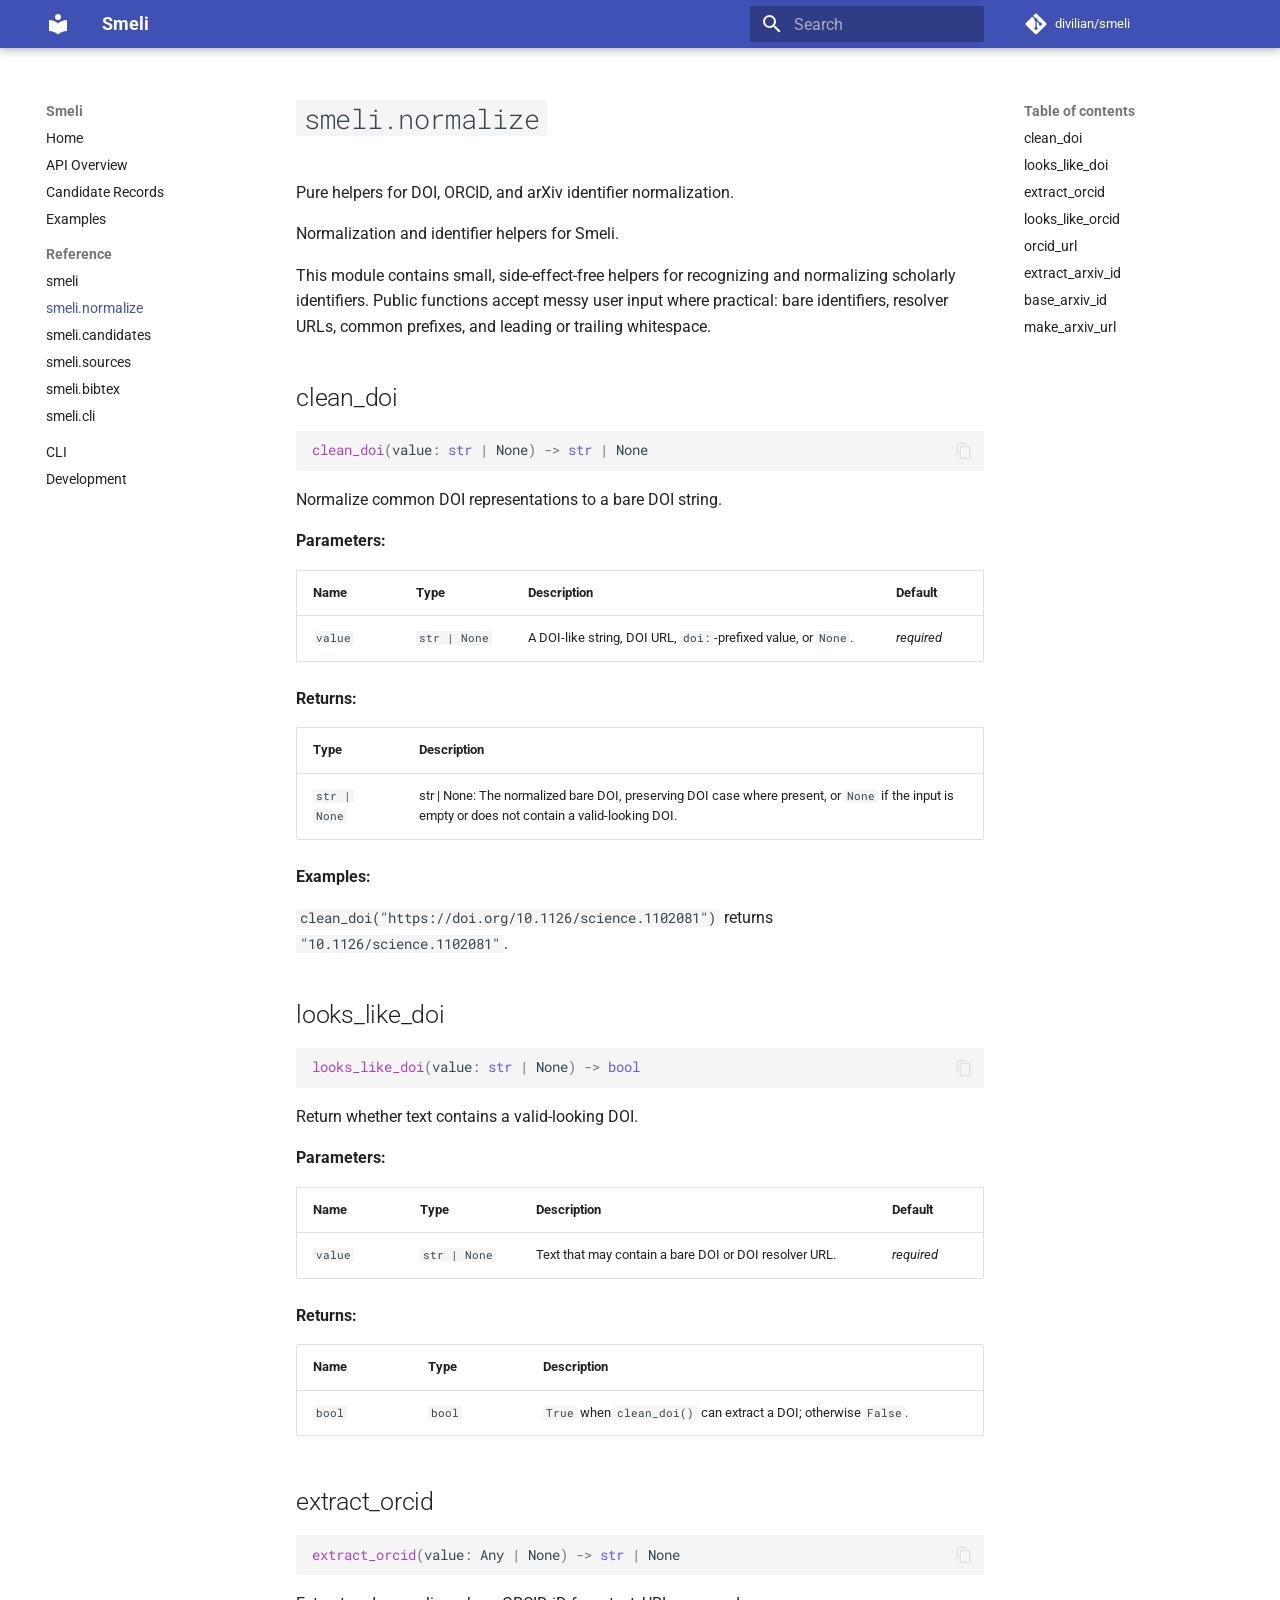
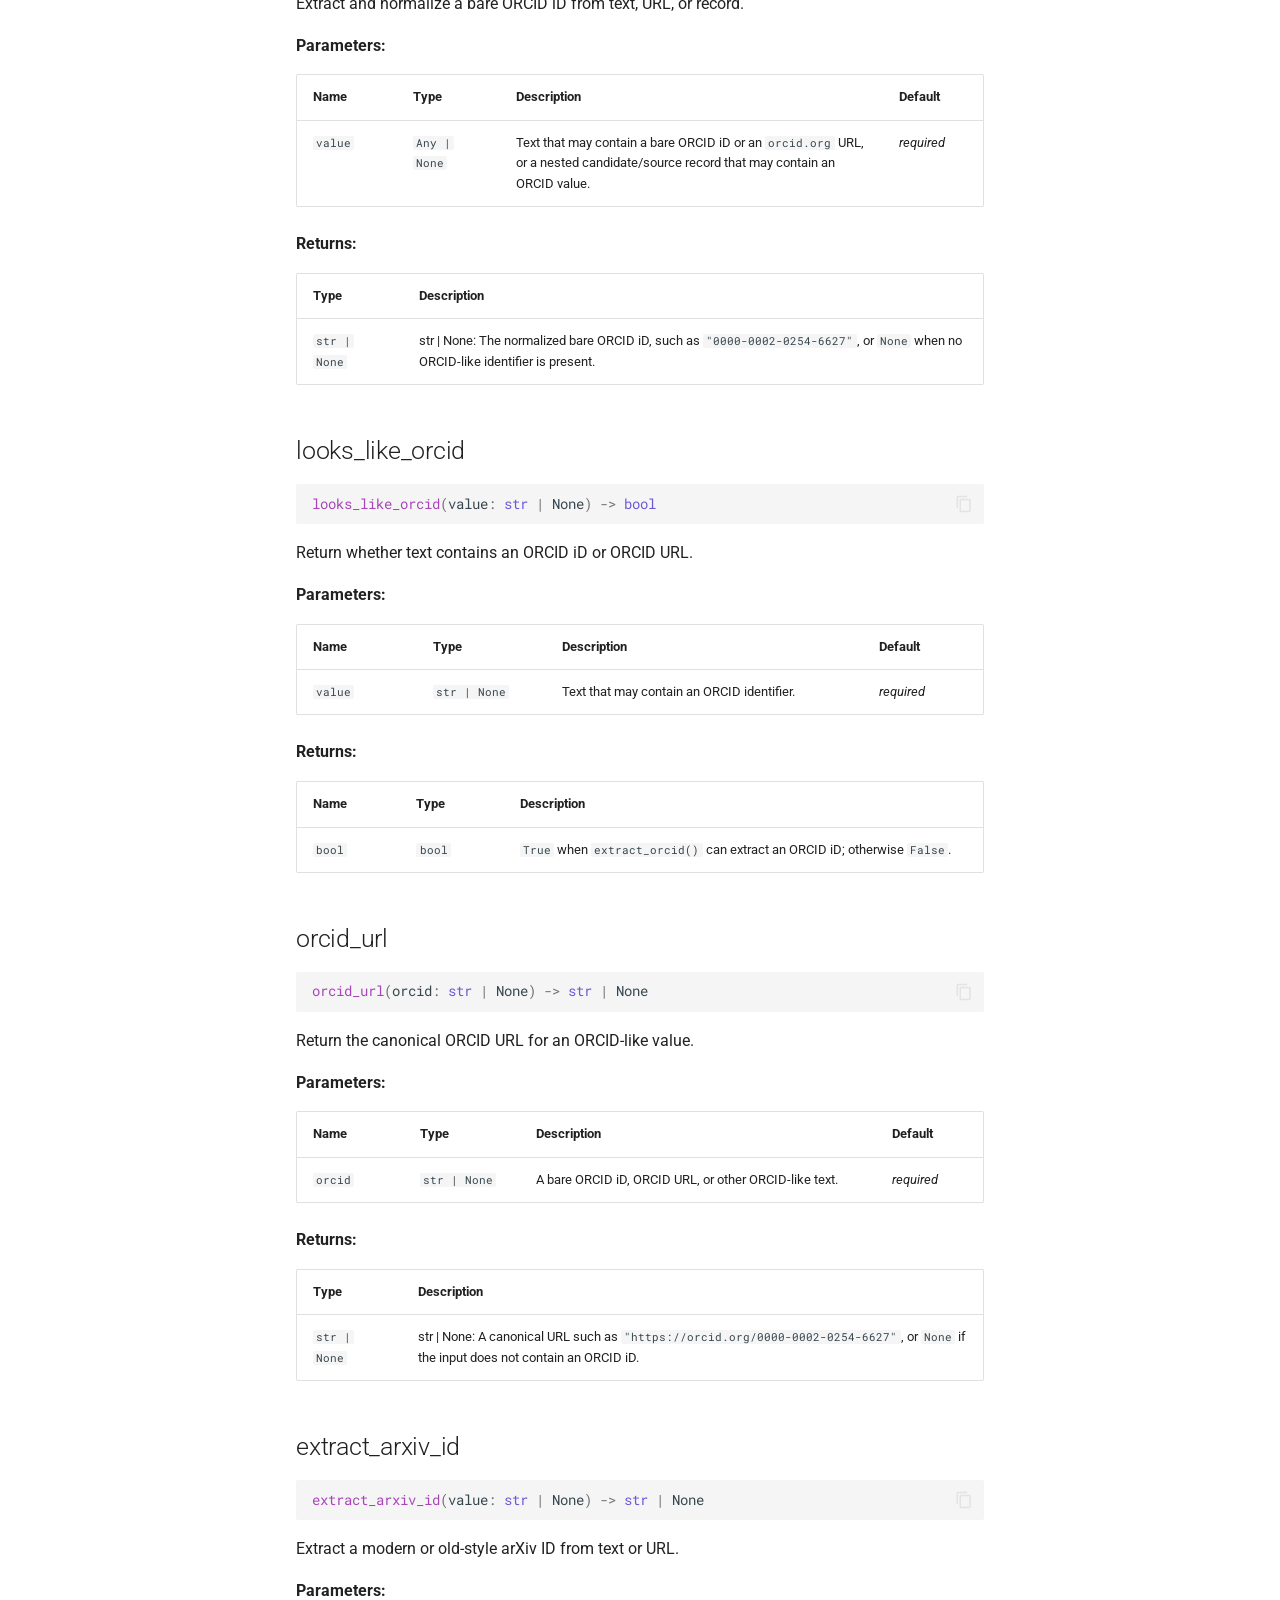
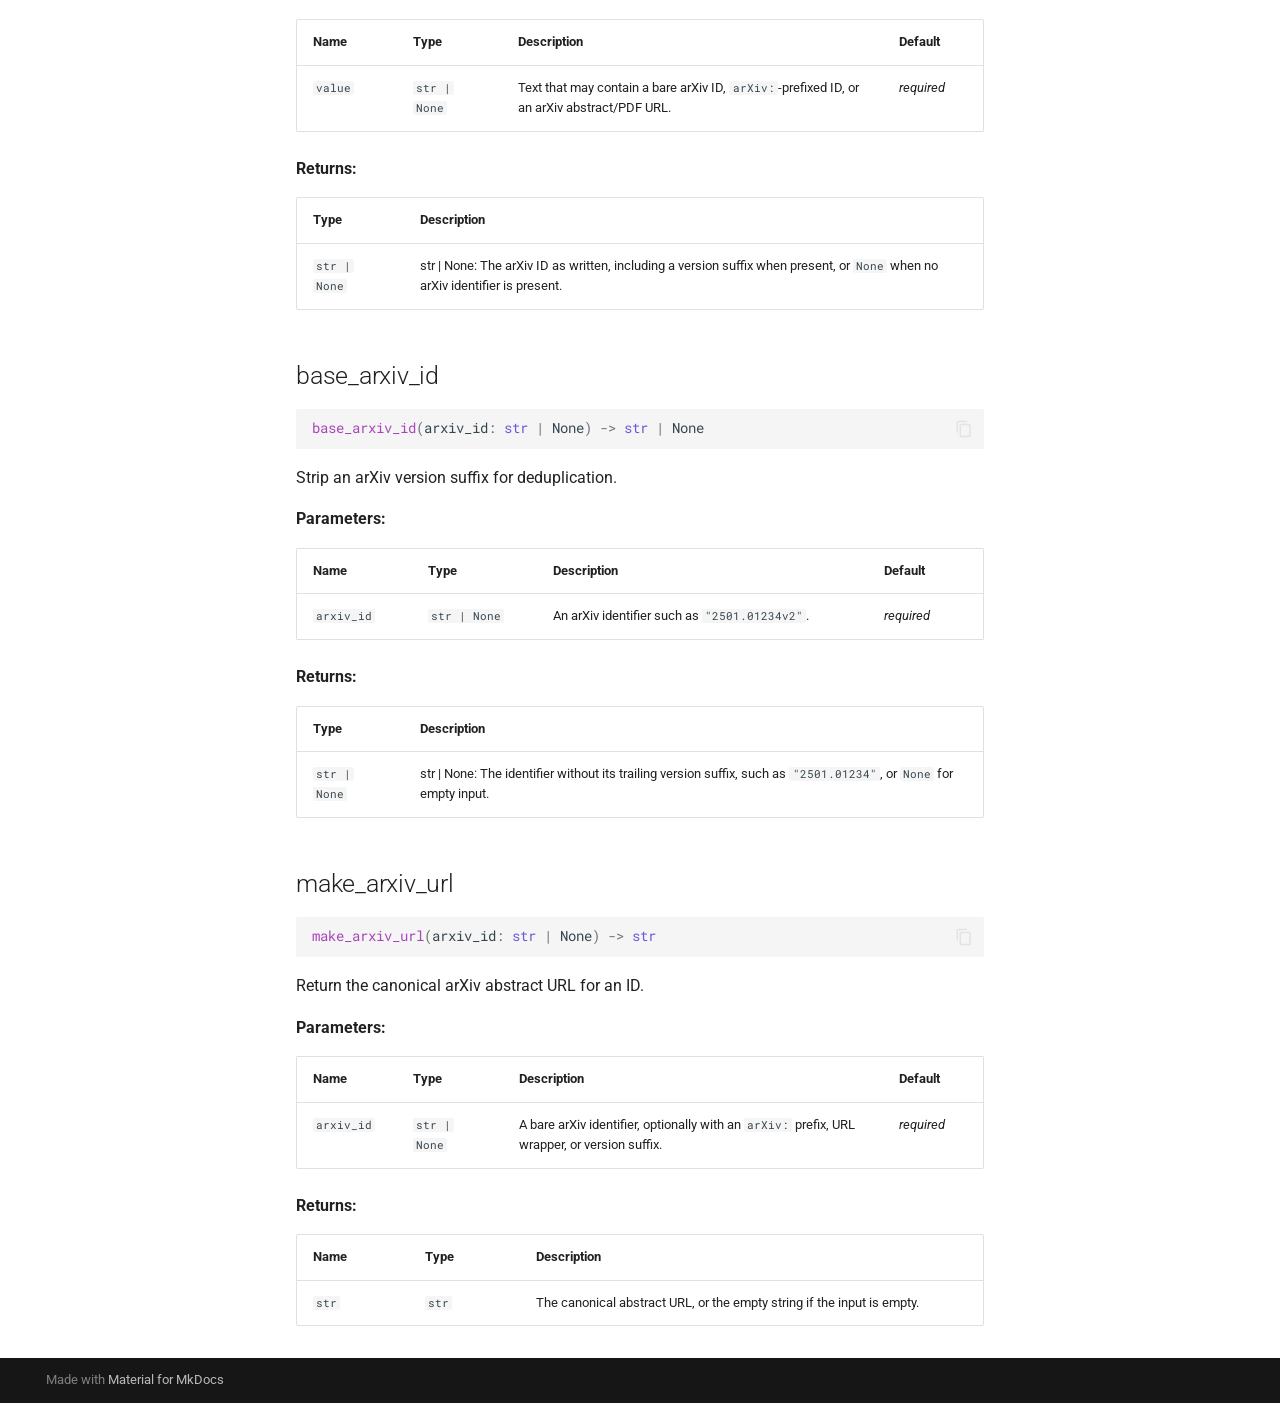
<file: reference/normalize/index.html>
<!doctype html>
<html lang="en" class="no-js">
  <head>
    
      <meta charset="utf-8">
      <meta name="viewport" content="width=device-width,initial-scale=1">
      
        <meta name="description" content="Scholarly MEtadata Lookup Interface API documentation">
      
      
      
      
        <link rel="prev" href="../smeli/">
      
      
        <link rel="next" href="../candidates/">
      
      
        
      
      
      <link rel="icon" href="../../assets/images/favicon.png">
      <meta name="generator" content="mkdocs-1.6.1, mkdocs-material-9.7.6">
    
    
      
        <title>smeli.normalize - Smeli</title>
      
    
    
      <link rel="stylesheet" href="../../assets/stylesheets/main.484c7ddc.min.css">
      
      


    
    
      
    
    
      
        
        
        <link rel="preconnect" href="https://fonts.gstatic.com" crossorigin>
        <link rel="stylesheet" href="https://fonts.googleapis.com/css?family=Roboto:300,300i,400,400i,700,700i%7CRoboto+Mono:400,400i,700,700i&display=fallback">
        <style>:root{--md-text-font:"Roboto";--md-code-font:"Roboto Mono"}</style>
      
    
    
      <link rel="stylesheet" href="../../assets/_mkdocstrings.css">
    
      <link rel="stylesheet" href="../../stylesheets/extra.css">
    
    <script>__md_scope=new URL("../..",location),__md_hash=e=>[...e].reduce(((e,_)=>(e<<5)-e+_.charCodeAt(0)),0),__md_get=(e,_=localStorage,t=__md_scope)=>JSON.parse(_.getItem(t.pathname+"."+e)),__md_set=(e,_,t=localStorage,a=__md_scope)=>{try{t.setItem(a.pathname+"."+e,JSON.stringify(_))}catch(e){}}</script>
    
      

    
    
  </head>
  
  
    <body dir="ltr">
  
    
    <input class="md-toggle" data-md-toggle="drawer" type="checkbox" id="__drawer" autocomplete="off">
    <input class="md-toggle" data-md-toggle="search" type="checkbox" id="__search" autocomplete="off">
    <label class="md-overlay" for="__drawer"></label>
    <div data-md-component="skip">
      
        
        <a href="#smelinormalize" class="md-skip">
          Skip to content
        </a>
      
    </div>
    <div data-md-component="announce">
      
    </div>
    
    
      

  

<header class="md-header md-header--shadow" data-md-component="header">
  <nav class="md-header__inner md-grid" aria-label="Header">
    <a href="../.." title="Smeli" class="md-header__button md-logo" aria-label="Smeli" data-md-component="logo">
      
  
  <svg xmlns="http://www.w3.org/2000/svg" viewBox="0 0 24 24"><path d="M12 8a3 3 0 0 0 3-3 3 3 0 0 0-3-3 3 3 0 0 0-3 3 3 3 0 0 0 3 3m0 3.54C9.64 9.35 6.5 8 3 8v11c3.5 0 6.64 1.35 9 3.54 2.36-2.19 5.5-3.54 9-3.54V8c-3.5 0-6.64 1.35-9 3.54"/></svg>

    </a>
    <label class="md-header__button md-icon" for="__drawer">
      
      <svg xmlns="http://www.w3.org/2000/svg" viewBox="0 0 24 24"><path d="M3 6h18v2H3zm0 5h18v2H3zm0 5h18v2H3z"/></svg>
    </label>
    <div class="md-header__title" data-md-component="header-title">
      <div class="md-header__ellipsis">
        <div class="md-header__topic">
          <span class="md-ellipsis">
            Smeli
          </span>
        </div>
        <div class="md-header__topic" data-md-component="header-topic">
          <span class="md-ellipsis">
            
              smeli.normalize
            
          </span>
        </div>
      </div>
    </div>
    
    
      <script>var palette=__md_get("__palette");if(palette&&palette.color){if("(prefers-color-scheme)"===palette.color.media){var media=matchMedia("(prefers-color-scheme: light)"),input=document.querySelector(media.matches?"[data-md-color-media='(prefers-color-scheme: light)']":"[data-md-color-media='(prefers-color-scheme: dark)']");palette.color.media=input.getAttribute("data-md-color-media"),palette.color.scheme=input.getAttribute("data-md-color-scheme"),palette.color.primary=input.getAttribute("data-md-color-primary"),palette.color.accent=input.getAttribute("data-md-color-accent")}for(var[key,value]of Object.entries(palette.color))document.body.setAttribute("data-md-color-"+key,value)}</script>
    
    
    
      
      
        <label class="md-header__button md-icon" for="__search">
          
          <svg xmlns="http://www.w3.org/2000/svg" viewBox="0 0 24 24"><path d="M9.5 3A6.5 6.5 0 0 1 16 9.5c0 1.61-.59 3.09-1.56 4.23l.27.27h.79l5 5-1.5 1.5-5-5v-.79l-.27-.27A6.52 6.52 0 0 1 9.5 16 6.5 6.5 0 0 1 3 9.5 6.5 6.5 0 0 1 9.5 3m0 2C7 5 5 7 5 9.5S7 14 9.5 14 14 12 14 9.5 12 5 9.5 5"/></svg>
        </label>
        <div class="md-search" data-md-component="search" role="dialog">
  <label class="md-search__overlay" for="__search"></label>
  <div class="md-search__inner" role="search">
    <form class="md-search__form" name="search">
      <input type="text" class="md-search__input" name="query" aria-label="Search" placeholder="Search" autocapitalize="off" autocorrect="off" autocomplete="off" spellcheck="false" data-md-component="search-query" required>
      <label class="md-search__icon md-icon" for="__search">
        
        <svg xmlns="http://www.w3.org/2000/svg" viewBox="0 0 24 24"><path d="M9.5 3A6.5 6.5 0 0 1 16 9.5c0 1.61-.59 3.09-1.56 4.23l.27.27h.79l5 5-1.5 1.5-5-5v-.79l-.27-.27A6.52 6.52 0 0 1 9.5 16 6.5 6.5 0 0 1 3 9.5 6.5 6.5 0 0 1 9.5 3m0 2C7 5 5 7 5 9.5S7 14 9.5 14 14 12 14 9.5 12 5 9.5 5"/></svg>
        
        <svg xmlns="http://www.w3.org/2000/svg" viewBox="0 0 24 24"><path d="M20 11v2H8l5.5 5.5-1.42 1.42L4.16 12l7.92-7.92L13.5 5.5 8 11z"/></svg>
      </label>
      <nav class="md-search__options" aria-label="Search">
        
        <button type="reset" class="md-search__icon md-icon" title="Clear" aria-label="Clear" tabindex="-1">
          
          <svg xmlns="http://www.w3.org/2000/svg" viewBox="0 0 24 24"><path d="M19 6.41 17.59 5 12 10.59 6.41 5 5 6.41 10.59 12 5 17.59 6.41 19 12 13.41 17.59 19 19 17.59 13.41 12z"/></svg>
        </button>
      </nav>
      
        <div class="md-search__suggest" data-md-component="search-suggest"></div>
      
    </form>
    <div class="md-search__output">
      <div class="md-search__scrollwrap" tabindex="0" data-md-scrollfix>
        <div class="md-search-result" data-md-component="search-result">
          <div class="md-search-result__meta">
            Initializing search
          </div>
          <ol class="md-search-result__list" role="presentation"></ol>
        </div>
      </div>
    </div>
  </div>
</div>
      
    
    
      <div class="md-header__source">
        <a href="https://github.com/divilian/smeli" title="Go to repository" class="md-source" data-md-component="source">
  <div class="md-source__icon md-icon">
    
    <svg xmlns="http://www.w3.org/2000/svg" viewBox="0 0 448 512"><!--! Font Awesome Free 7.1.0 by @fontawesome - https://fontawesome.com License - https://fontawesome.com/license/free (Icons: CC BY 4.0, Fonts: SIL OFL 1.1, Code: MIT License) Copyright 2025 Fonticons, Inc.--><path d="M439.6 236.1 244 40.5c-5.4-5.5-12.8-8.5-20.4-8.5s-15 3-20.4 8.4L162.5 81l51.5 51.5c27.1-9.1 52.7 16.8 43.4 43.7l49.7 49.7c34.2-11.8 61.2 31 35.5 56.7-26.5 26.5-70.2-2.9-56-37.3L240.3 199v121.9c25.3 12.5 22.3 41.8 9.1 55-6.4 6.4-15.2 10.1-24.3 10.1s-17.8-3.6-24.3-10.1c-17.6-17.6-11.1-46.9 11.2-56v-123c-20.8-8.5-24.6-30.7-18.6-45L142.6 101 8.5 235.1C3 240.6 0 247.9 0 255.5s3 15 8.5 20.4l195.6 195.7c5.4 5.4 12.7 8.4 20.4 8.4s15-3 20.4-8.4l194.7-194.7c5.4-5.4 8.4-12.8 8.4-20.4s-3-15-8.4-20.4"/></svg>
  </div>
  <div class="md-source__repository">
    divilian/smeli
  </div>
</a>
      </div>
    
  </nav>
  
</header>
    
    <div class="md-container" data-md-component="container">
      
      
        
          
        
      
      <main class="md-main" data-md-component="main">
        <div class="md-main__inner md-grid">
          
            
              
              <div class="md-sidebar md-sidebar--primary" data-md-component="sidebar" data-md-type="navigation" >
                <div class="md-sidebar__scrollwrap">
                  <div class="md-sidebar__inner">
                    



<nav class="md-nav md-nav--primary" aria-label="Navigation" data-md-level="0">
  <label class="md-nav__title" for="__drawer">
    <a href="../.." title="Smeli" class="md-nav__button md-logo" aria-label="Smeli" data-md-component="logo">
      
  
  <svg xmlns="http://www.w3.org/2000/svg" viewBox="0 0 24 24"><path d="M12 8a3 3 0 0 0 3-3 3 3 0 0 0-3-3 3 3 0 0 0-3 3 3 3 0 0 0 3 3m0 3.54C9.64 9.35 6.5 8 3 8v11c3.5 0 6.64 1.35 9 3.54 2.36-2.19 5.5-3.54 9-3.54V8c-3.5 0-6.64 1.35-9 3.54"/></svg>

    </a>
    Smeli
  </label>
  
    <div class="md-nav__source">
      <a href="https://github.com/divilian/smeli" title="Go to repository" class="md-source" data-md-component="source">
  <div class="md-source__icon md-icon">
    
    <svg xmlns="http://www.w3.org/2000/svg" viewBox="0 0 448 512"><!--! Font Awesome Free 7.1.0 by @fontawesome - https://fontawesome.com License - https://fontawesome.com/license/free (Icons: CC BY 4.0, Fonts: SIL OFL 1.1, Code: MIT License) Copyright 2025 Fonticons, Inc.--><path d="M439.6 236.1 244 40.5c-5.4-5.5-12.8-8.5-20.4-8.5s-15 3-20.4 8.4L162.5 81l51.5 51.5c27.1-9.1 52.7 16.8 43.4 43.7l49.7 49.7c34.2-11.8 61.2 31 35.5 56.7-26.5 26.5-70.2-2.9-56-37.3L240.3 199v121.9c25.3 12.5 22.3 41.8 9.1 55-6.4 6.4-15.2 10.1-24.3 10.1s-17.8-3.6-24.3-10.1c-17.6-17.6-11.1-46.9 11.2-56v-123c-20.8-8.5-24.6-30.7-18.6-45L142.6 101 8.5 235.1C3 240.6 0 247.9 0 255.5s3 15 8.5 20.4l195.6 195.7c5.4 5.4 12.7 8.4 20.4 8.4s15-3 20.4-8.4l194.7-194.7c5.4-5.4 8.4-12.8 8.4-20.4s-3-15-8.4-20.4"/></svg>
  </div>
  <div class="md-source__repository">
    divilian/smeli
  </div>
</a>
    </div>
  
  <ul class="md-nav__list" data-md-scrollfix>
    
      
      
  
  
  
  
    <li class="md-nav__item">
      <a href="../.." class="md-nav__link">
        
  
  
  <span class="md-ellipsis">
    
  
    Home
  

    
  </span>
  
  

      </a>
    </li>
  

    
      
      
  
  
  
  
    <li class="md-nav__item">
      <a href="../../api/" class="md-nav__link">
        
  
  
  <span class="md-ellipsis">
    
  
    API Overview
  

    
  </span>
  
  

      </a>
    </li>
  

    
      
      
  
  
  
  
    <li class="md-nav__item">
      <a href="../../candidate-records/" class="md-nav__link">
        
  
  
  <span class="md-ellipsis">
    
  
    Candidate Records
  

    
  </span>
  
  

      </a>
    </li>
  

    
      
      
  
  
  
  
    <li class="md-nav__item">
      <a href="../../examples/" class="md-nav__link">
        
  
  
  <span class="md-ellipsis">
    
  
    Examples
  

    
  </span>
  
  

      </a>
    </li>
  

    
      
      
  
  
    
  
  
  
    
    
    
    
      
        
        
      
    
    
    <li class="md-nav__item md-nav__item--active md-nav__item--section md-nav__item--nested">
      
        
        
        <input class="md-nav__toggle md-toggle " type="checkbox" id="__nav_5" checked>
        
          
          <label class="md-nav__link" for="__nav_5" id="__nav_5_label" tabindex="">
            
  
  
  <span class="md-ellipsis">
    
  
    Reference
  

    
  </span>
  
  

            <span class="md-nav__icon md-icon"></span>
          </label>
        
        <nav class="md-nav" data-md-level="1" aria-labelledby="__nav_5_label" aria-expanded="true">
          <label class="md-nav__title" for="__nav_5">
            <span class="md-nav__icon md-icon"></span>
            
  
    Reference
  

          </label>
          <ul class="md-nav__list" data-md-scrollfix>
            
              
                
  
  
  
  
    <li class="md-nav__item">
      <a href="../smeli/" class="md-nav__link">
        
  
  
  <span class="md-ellipsis">
    
  
    smeli
  

    
  </span>
  
  

      </a>
    </li>
  

              
            
              
                
  
  
    
  
  
  
    <li class="md-nav__item md-nav__item--active">
      
      <input class="md-nav__toggle md-toggle" type="checkbox" id="__toc">
      
      
        
      
      
        <label class="md-nav__link md-nav__link--active" for="__toc">
          
  
  
  <span class="md-ellipsis">
    
  
    smeli.normalize
  

    
  </span>
  
  

          <span class="md-nav__icon md-icon"></span>
        </label>
      
      <a href="./" class="md-nav__link md-nav__link--active">
        
  
  
  <span class="md-ellipsis">
    
  
    smeli.normalize
  

    
  </span>
  
  

      </a>
      
        

<nav class="md-nav md-nav--secondary" aria-label="Table of contents">
  
  
  
    
  
  
    <label class="md-nav__title" for="__toc">
      <span class="md-nav__icon md-icon"></span>
      Table of contents
    </label>
    <ul class="md-nav__list" data-md-component="toc" data-md-scrollfix>
      
        <li class="md-nav__item">
  <a href="#smeli.normalize.clean_doi" class="md-nav__link">
    <span class="md-ellipsis">
      
        clean_doi
      
    </span>
  </a>
  
</li>
      
        <li class="md-nav__item">
  <a href="#smeli.normalize.looks_like_doi" class="md-nav__link">
    <span class="md-ellipsis">
      
        looks_like_doi
      
    </span>
  </a>
  
</li>
      
        <li class="md-nav__item">
  <a href="#smeli.normalize.extract_orcid" class="md-nav__link">
    <span class="md-ellipsis">
      
        extract_orcid
      
    </span>
  </a>
  
</li>
      
        <li class="md-nav__item">
  <a href="#smeli.normalize.looks_like_orcid" class="md-nav__link">
    <span class="md-ellipsis">
      
        looks_like_orcid
      
    </span>
  </a>
  
</li>
      
        <li class="md-nav__item">
  <a href="#smeli.normalize.orcid_url" class="md-nav__link">
    <span class="md-ellipsis">
      
        orcid_url
      
    </span>
  </a>
  
</li>
      
        <li class="md-nav__item">
  <a href="#smeli.normalize.extract_arxiv_id" class="md-nav__link">
    <span class="md-ellipsis">
      
        extract_arxiv_id
      
    </span>
  </a>
  
</li>
      
        <li class="md-nav__item">
  <a href="#smeli.normalize.base_arxiv_id" class="md-nav__link">
    <span class="md-ellipsis">
      
        base_arxiv_id
      
    </span>
  </a>
  
</li>
      
        <li class="md-nav__item">
  <a href="#smeli.normalize.make_arxiv_url" class="md-nav__link">
    <span class="md-ellipsis">
      
        make_arxiv_url
      
    </span>
  </a>
  
</li>
      
    </ul>
  
</nav>
      
    </li>
  

              
            
              
                
  
  
  
  
    <li class="md-nav__item">
      <a href="../candidates/" class="md-nav__link">
        
  
  
  <span class="md-ellipsis">
    
  
    smeli.candidates
  

    
  </span>
  
  

      </a>
    </li>
  

              
            
              
                
  
  
  
  
    <li class="md-nav__item">
      <a href="../sources/" class="md-nav__link">
        
  
  
  <span class="md-ellipsis">
    
  
    smeli.sources
  

    
  </span>
  
  

      </a>
    </li>
  

              
            
              
                
  
  
  
  
    <li class="md-nav__item">
      <a href="../bibtex/" class="md-nav__link">
        
  
  
  <span class="md-ellipsis">
    
  
    smeli.bibtex
  

    
  </span>
  
  

      </a>
    </li>
  

              
            
              
                
  
  
  
  
    <li class="md-nav__item">
      <a href="../cli/" class="md-nav__link">
        
  
  
  <span class="md-ellipsis">
    
  
    smeli.cli
  

    
  </span>
  
  

      </a>
    </li>
  

              
            
          </ul>
        </nav>
      
    </li>
  

    
      
      
  
  
  
  
    <li class="md-nav__item">
      <a href="../../cli/" class="md-nav__link">
        
  
  
  <span class="md-ellipsis">
    
  
    CLI
  

    
  </span>
  
  

      </a>
    </li>
  

    
      
      
  
  
  
  
    <li class="md-nav__item">
      <a href="../../development/" class="md-nav__link">
        
  
  
  <span class="md-ellipsis">
    
  
    Development
  

    
  </span>
  
  

      </a>
    </li>
  

    
  </ul>
</nav>
                  </div>
                </div>
              </div>
            
            
              
              <div class="md-sidebar md-sidebar--secondary" data-md-component="sidebar" data-md-type="toc" >
                <div class="md-sidebar__scrollwrap">
                  <div class="md-sidebar__inner">
                    

<nav class="md-nav md-nav--secondary" aria-label="Table of contents">
  
  
  
    
  
  
    <label class="md-nav__title" for="__toc">
      <span class="md-nav__icon md-icon"></span>
      Table of contents
    </label>
    <ul class="md-nav__list" data-md-component="toc" data-md-scrollfix>
      
        <li class="md-nav__item">
  <a href="#smeli.normalize.clean_doi" class="md-nav__link">
    <span class="md-ellipsis">
      
        clean_doi
      
    </span>
  </a>
  
</li>
      
        <li class="md-nav__item">
  <a href="#smeli.normalize.looks_like_doi" class="md-nav__link">
    <span class="md-ellipsis">
      
        looks_like_doi
      
    </span>
  </a>
  
</li>
      
        <li class="md-nav__item">
  <a href="#smeli.normalize.extract_orcid" class="md-nav__link">
    <span class="md-ellipsis">
      
        extract_orcid
      
    </span>
  </a>
  
</li>
      
        <li class="md-nav__item">
  <a href="#smeli.normalize.looks_like_orcid" class="md-nav__link">
    <span class="md-ellipsis">
      
        looks_like_orcid
      
    </span>
  </a>
  
</li>
      
        <li class="md-nav__item">
  <a href="#smeli.normalize.orcid_url" class="md-nav__link">
    <span class="md-ellipsis">
      
        orcid_url
      
    </span>
  </a>
  
</li>
      
        <li class="md-nav__item">
  <a href="#smeli.normalize.extract_arxiv_id" class="md-nav__link">
    <span class="md-ellipsis">
      
        extract_arxiv_id
      
    </span>
  </a>
  
</li>
      
        <li class="md-nav__item">
  <a href="#smeli.normalize.base_arxiv_id" class="md-nav__link">
    <span class="md-ellipsis">
      
        base_arxiv_id
      
    </span>
  </a>
  
</li>
      
        <li class="md-nav__item">
  <a href="#smeli.normalize.make_arxiv_url" class="md-nav__link">
    <span class="md-ellipsis">
      
        make_arxiv_url
      
    </span>
  </a>
  
</li>
      
    </ul>
  
</nav>
                  </div>
                </div>
              </div>
            
          
          
            <div class="md-content" data-md-component="content">
              
              <article class="md-content__inner md-typeset">
                
                  


  
  


<h1 id="smelinormalize"><code>smeli.normalize</code><a class="headerlink" href="#smelinormalize" title="Permanent link">&para;</a></h1>
<p>Pure helpers for DOI, ORCID, and arXiv identifier normalization.</p>


<div class="doc doc-object doc-module">




    <div class="doc doc-contents first">

        <p>Normalization and identifier helpers for Smeli.</p>
<p>This module contains small, side-effect-free helpers for recognizing and
normalizing scholarly identifiers. Public functions accept messy user input
where practical: bare identifiers, resolver URLs, common prefixes, and leading
or trailing whitespace.</p>










<div class="doc doc-children">










<div class="doc doc-object doc-function">


<h2 id="smeli.normalize.clean_doi" class="doc doc-heading">
            <span class="doc doc-object-name doc-function-name">clean_doi</span>


<a href="#smeli.normalize.clean_doi" class="headerlink" title="Permanent link">&para;</a></h2>
<div class="doc-signature highlight"><pre><span></span><code><span class="nf">clean_doi</span><span class="p">(</span><span class="n">value</span><span class="p">:</span> <span class="nb">str</span> <span class="o">|</span> <span class="kc">None</span><span class="p">)</span> <span class="o">-&gt;</span> <span class="nb">str</span> <span class="o">|</span> <span class="kc">None</span>
</code></pre></div>

    <div class="doc doc-contents ">

        <p>Normalize common DOI representations to a bare DOI string.</p>


<p><span class="doc-section-title">Parameters:</span></p>
    <table>
      <thead>
        <tr>
          <th>Name</th>
          <th>Type</th>
          <th>Description</th>
          <th>Default</th>
        </tr>
      </thead>
      <tbody>
          <tr class="doc-section-item">
            <td>
                <code>value</code>
            </td>
            <td>
                  <code><span title="str">str</span> | None</code>
            </td>
            <td>
              <div class="doc-md-description">
                <p>A DOI-like string, DOI URL, <code>doi:</code>-prefixed value, or <code>None</code>.</p>
              </div>
            </td>
            <td>
                <em>required</em>
            </td>
          </tr>
      </tbody>
    </table>


    <p><span class="doc-section-title">Returns:</span></p>
    <table>
      <thead>
        <tr>
          <th>Type</th>
          <th>Description</th>
        </tr>
      </thead>
      <tbody>
          <tr class="doc-section-item">
            <td>
                  <code><span title="str">str</span> | None</code>
            </td>
            <td>
              <div class="doc-md-description">
                <p>str | None: The normalized bare DOI, preserving DOI case where present, or
<code>None</code> if the input is empty or does not contain a valid-looking DOI.</p>
              </div>
            </td>
          </tr>
      </tbody>
    </table>


<p><span class="doc-section-title">Examples:</span></p>
    <p><code>clean_doi("https://doi.org/10.1126/science.1102081")</code> returns
<code>"10.1126/science.1102081"</code>.</p>


    </div>

</div>

<div class="doc doc-object doc-function">


<h2 id="smeli.normalize.looks_like_doi" class="doc doc-heading">
            <span class="doc doc-object-name doc-function-name">looks_like_doi</span>


<a href="#smeli.normalize.looks_like_doi" class="headerlink" title="Permanent link">&para;</a></h2>
<div class="doc-signature highlight"><pre><span></span><code><span class="nf">looks_like_doi</span><span class="p">(</span><span class="n">value</span><span class="p">:</span> <span class="nb">str</span> <span class="o">|</span> <span class="kc">None</span><span class="p">)</span> <span class="o">-&gt;</span> <span class="nb">bool</span>
</code></pre></div>

    <div class="doc doc-contents ">

        <p>Return whether text contains a valid-looking DOI.</p>


<p><span class="doc-section-title">Parameters:</span></p>
    <table>
      <thead>
        <tr>
          <th>Name</th>
          <th>Type</th>
          <th>Description</th>
          <th>Default</th>
        </tr>
      </thead>
      <tbody>
          <tr class="doc-section-item">
            <td>
                <code>value</code>
            </td>
            <td>
                  <code><span title="str">str</span> | None</code>
            </td>
            <td>
              <div class="doc-md-description">
                <p>Text that may contain a bare DOI or DOI resolver URL.</p>
              </div>
            </td>
            <td>
                <em>required</em>
            </td>
          </tr>
      </tbody>
    </table>


    <p><span class="doc-section-title">Returns:</span></p>
    <table>
      <thead>
        <tr>
<th>Name</th>          <th>Type</th>
          <th>Description</th>
        </tr>
      </thead>
      <tbody>
          <tr class="doc-section-item">
<td><code>bool</code></td>            <td>
                  <code><span title="bool">bool</span></code>
            </td>
            <td>
              <div class="doc-md-description">
                <p><code>True</code> when <code>clean_doi()</code> can extract a DOI; otherwise
<code>False</code>.</p>
              </div>
            </td>
          </tr>
      </tbody>
    </table>


    </div>

</div>

<div class="doc doc-object doc-function">


<h2 id="smeli.normalize.extract_orcid" class="doc doc-heading">
            <span class="doc doc-object-name doc-function-name">extract_orcid</span>


<a href="#smeli.normalize.extract_orcid" class="headerlink" title="Permanent link">&para;</a></h2>
<div class="doc-signature highlight"><pre><span></span><code><span class="nf">extract_orcid</span><span class="p">(</span><span class="n">value</span><span class="p">:</span> <span class="n">Any</span> <span class="o">|</span> <span class="kc">None</span><span class="p">)</span> <span class="o">-&gt;</span> <span class="nb">str</span> <span class="o">|</span> <span class="kc">None</span>
</code></pre></div>

    <div class="doc doc-contents ">

        <p>Extract and normalize a bare ORCID iD from text, URL, or record.</p>


<p><span class="doc-section-title">Parameters:</span></p>
    <table>
      <thead>
        <tr>
          <th>Name</th>
          <th>Type</th>
          <th>Description</th>
          <th>Default</th>
        </tr>
      </thead>
      <tbody>
          <tr class="doc-section-item">
            <td>
                <code>value</code>
            </td>
            <td>
                  <code><span title="typing.Any">Any</span> | None</code>
            </td>
            <td>
              <div class="doc-md-description">
                <p>Text that may contain a bare ORCID iD or an <code>orcid.org</code> URL, or a
nested candidate/source record that may contain an ORCID value.</p>
              </div>
            </td>
            <td>
                <em>required</em>
            </td>
          </tr>
      </tbody>
    </table>


    <p><span class="doc-section-title">Returns:</span></p>
    <table>
      <thead>
        <tr>
          <th>Type</th>
          <th>Description</th>
        </tr>
      </thead>
      <tbody>
          <tr class="doc-section-item">
            <td>
                  <code><span title="str">str</span> | None</code>
            </td>
            <td>
              <div class="doc-md-description">
                <p>str | None: The normalized bare ORCID iD, such as
<code>"0000-0002-0254-6627"</code>, or <code>None</code> when no ORCID-like identifier is
present.</p>
              </div>
            </td>
          </tr>
      </tbody>
    </table>


    </div>

</div>

<div class="doc doc-object doc-function">


<h2 id="smeli.normalize.looks_like_orcid" class="doc doc-heading">
            <span class="doc doc-object-name doc-function-name">looks_like_orcid</span>


<a href="#smeli.normalize.looks_like_orcid" class="headerlink" title="Permanent link">&para;</a></h2>
<div class="doc-signature highlight"><pre><span></span><code><span class="nf">looks_like_orcid</span><span class="p">(</span><span class="n">value</span><span class="p">:</span> <span class="nb">str</span> <span class="o">|</span> <span class="kc">None</span><span class="p">)</span> <span class="o">-&gt;</span> <span class="nb">bool</span>
</code></pre></div>

    <div class="doc doc-contents ">

        <p>Return whether text contains an ORCID iD or ORCID URL.</p>


<p><span class="doc-section-title">Parameters:</span></p>
    <table>
      <thead>
        <tr>
          <th>Name</th>
          <th>Type</th>
          <th>Description</th>
          <th>Default</th>
        </tr>
      </thead>
      <tbody>
          <tr class="doc-section-item">
            <td>
                <code>value</code>
            </td>
            <td>
                  <code><span title="str">str</span> | None</code>
            </td>
            <td>
              <div class="doc-md-description">
                <p>Text that may contain an ORCID identifier.</p>
              </div>
            </td>
            <td>
                <em>required</em>
            </td>
          </tr>
      </tbody>
    </table>


    <p><span class="doc-section-title">Returns:</span></p>
    <table>
      <thead>
        <tr>
<th>Name</th>          <th>Type</th>
          <th>Description</th>
        </tr>
      </thead>
      <tbody>
          <tr class="doc-section-item">
<td><code>bool</code></td>            <td>
                  <code><span title="bool">bool</span></code>
            </td>
            <td>
              <div class="doc-md-description">
                <p><code>True</code> when <code>extract_orcid()</code> can extract an ORCID iD;
otherwise <code>False</code>.</p>
              </div>
            </td>
          </tr>
      </tbody>
    </table>


    </div>

</div>

<div class="doc doc-object doc-function">


<h2 id="smeli.normalize.orcid_url" class="doc doc-heading">
            <span class="doc doc-object-name doc-function-name">orcid_url</span>


<a href="#smeli.normalize.orcid_url" class="headerlink" title="Permanent link">&para;</a></h2>
<div class="doc-signature highlight"><pre><span></span><code><span class="nf">orcid_url</span><span class="p">(</span><span class="n">orcid</span><span class="p">:</span> <span class="nb">str</span> <span class="o">|</span> <span class="kc">None</span><span class="p">)</span> <span class="o">-&gt;</span> <span class="nb">str</span> <span class="o">|</span> <span class="kc">None</span>
</code></pre></div>

    <div class="doc doc-contents ">

        <p>Return the canonical ORCID URL for an ORCID-like value.</p>


<p><span class="doc-section-title">Parameters:</span></p>
    <table>
      <thead>
        <tr>
          <th>Name</th>
          <th>Type</th>
          <th>Description</th>
          <th>Default</th>
        </tr>
      </thead>
      <tbody>
          <tr class="doc-section-item">
            <td>
                <code>orcid</code>
            </td>
            <td>
                  <code><span title="str">str</span> | None</code>
            </td>
            <td>
              <div class="doc-md-description">
                <p>A bare ORCID iD, ORCID URL, or other ORCID-like text.</p>
              </div>
            </td>
            <td>
                <em>required</em>
            </td>
          </tr>
      </tbody>
    </table>


    <p><span class="doc-section-title">Returns:</span></p>
    <table>
      <thead>
        <tr>
          <th>Type</th>
          <th>Description</th>
        </tr>
      </thead>
      <tbody>
          <tr class="doc-section-item">
            <td>
                  <code><span title="str">str</span> | None</code>
            </td>
            <td>
              <div class="doc-md-description">
                <p>str | None: A canonical URL such as
<code>"https://orcid.org/0000-0002-0254-6627"</code>, or <code>None</code> if the input
does not contain an ORCID iD.</p>
              </div>
            </td>
          </tr>
      </tbody>
    </table>


    </div>

</div>

<div class="doc doc-object doc-function">


<h2 id="smeli.normalize.extract_arxiv_id" class="doc doc-heading">
            <span class="doc doc-object-name doc-function-name">extract_arxiv_id</span>


<a href="#smeli.normalize.extract_arxiv_id" class="headerlink" title="Permanent link">&para;</a></h2>
<div class="doc-signature highlight"><pre><span></span><code><span class="nf">extract_arxiv_id</span><span class="p">(</span><span class="n">value</span><span class="p">:</span> <span class="nb">str</span> <span class="o">|</span> <span class="kc">None</span><span class="p">)</span> <span class="o">-&gt;</span> <span class="nb">str</span> <span class="o">|</span> <span class="kc">None</span>
</code></pre></div>

    <div class="doc doc-contents ">

        <p>Extract a modern or old-style arXiv ID from text or URL.</p>


<p><span class="doc-section-title">Parameters:</span></p>
    <table>
      <thead>
        <tr>
          <th>Name</th>
          <th>Type</th>
          <th>Description</th>
          <th>Default</th>
        </tr>
      </thead>
      <tbody>
          <tr class="doc-section-item">
            <td>
                <code>value</code>
            </td>
            <td>
                  <code><span title="str">str</span> | None</code>
            </td>
            <td>
              <div class="doc-md-description">
                <p>Text that may contain a bare arXiv ID, <code>arXiv:</code>-prefixed ID, or an
arXiv abstract/PDF URL.</p>
              </div>
            </td>
            <td>
                <em>required</em>
            </td>
          </tr>
      </tbody>
    </table>


    <p><span class="doc-section-title">Returns:</span></p>
    <table>
      <thead>
        <tr>
          <th>Type</th>
          <th>Description</th>
        </tr>
      </thead>
      <tbody>
          <tr class="doc-section-item">
            <td>
                  <code><span title="str">str</span> | None</code>
            </td>
            <td>
              <div class="doc-md-description">
                <p>str | None: The arXiv ID as written, including a version suffix when
present, or <code>None</code> when no arXiv identifier is present.</p>
              </div>
            </td>
          </tr>
      </tbody>
    </table>


    </div>

</div>

<div class="doc doc-object doc-function">


<h2 id="smeli.normalize.base_arxiv_id" class="doc doc-heading">
            <span class="doc doc-object-name doc-function-name">base_arxiv_id</span>


<a href="#smeli.normalize.base_arxiv_id" class="headerlink" title="Permanent link">&para;</a></h2>
<div class="doc-signature highlight"><pre><span></span><code><span class="nf">base_arxiv_id</span><span class="p">(</span><span class="n">arxiv_id</span><span class="p">:</span> <span class="nb">str</span> <span class="o">|</span> <span class="kc">None</span><span class="p">)</span> <span class="o">-&gt;</span> <span class="nb">str</span> <span class="o">|</span> <span class="kc">None</span>
</code></pre></div>

    <div class="doc doc-contents ">

        <p>Strip an arXiv version suffix for deduplication.</p>


<p><span class="doc-section-title">Parameters:</span></p>
    <table>
      <thead>
        <tr>
          <th>Name</th>
          <th>Type</th>
          <th>Description</th>
          <th>Default</th>
        </tr>
      </thead>
      <tbody>
          <tr class="doc-section-item">
            <td>
                <code>arxiv_id</code>
            </td>
            <td>
                  <code><span title="str">str</span> | None</code>
            </td>
            <td>
              <div class="doc-md-description">
                <p>An arXiv identifier such as <code>"2501.01234v2"</code>.</p>
              </div>
            </td>
            <td>
                <em>required</em>
            </td>
          </tr>
      </tbody>
    </table>


    <p><span class="doc-section-title">Returns:</span></p>
    <table>
      <thead>
        <tr>
          <th>Type</th>
          <th>Description</th>
        </tr>
      </thead>
      <tbody>
          <tr class="doc-section-item">
            <td>
                  <code><span title="str">str</span> | None</code>
            </td>
            <td>
              <div class="doc-md-description">
                <p>str | None: The identifier without its trailing version suffix, such as
<code>"2501.01234"</code>, or <code>None</code> for empty input.</p>
              </div>
            </td>
          </tr>
      </tbody>
    </table>


    </div>

</div>

<div class="doc doc-object doc-function">


<h2 id="smeli.normalize.make_arxiv_url" class="doc doc-heading">
            <span class="doc doc-object-name doc-function-name">make_arxiv_url</span>


<a href="#smeli.normalize.make_arxiv_url" class="headerlink" title="Permanent link">&para;</a></h2>
<div class="doc-signature highlight"><pre><span></span><code><span class="nf">make_arxiv_url</span><span class="p">(</span><span class="n">arxiv_id</span><span class="p">:</span> <span class="nb">str</span> <span class="o">|</span> <span class="kc">None</span><span class="p">)</span> <span class="o">-&gt;</span> <span class="nb">str</span>
</code></pre></div>

    <div class="doc doc-contents ">

        <p>Return the canonical arXiv abstract URL for an ID.</p>


<p><span class="doc-section-title">Parameters:</span></p>
    <table>
      <thead>
        <tr>
          <th>Name</th>
          <th>Type</th>
          <th>Description</th>
          <th>Default</th>
        </tr>
      </thead>
      <tbody>
          <tr class="doc-section-item">
            <td>
                <code>arxiv_id</code>
            </td>
            <td>
                  <code><span title="str">str</span> | None</code>
            </td>
            <td>
              <div class="doc-md-description">
                <p>A bare arXiv identifier, optionally with an <code>arXiv:</code> prefix,
URL wrapper, or version suffix.</p>
              </div>
            </td>
            <td>
                <em>required</em>
            </td>
          </tr>
      </tbody>
    </table>


    <p><span class="doc-section-title">Returns:</span></p>
    <table>
      <thead>
        <tr>
<th>Name</th>          <th>Type</th>
          <th>Description</th>
        </tr>
      </thead>
      <tbody>
          <tr class="doc-section-item">
<td><code>str</code></td>            <td>
                  <code><span title="str">str</span></code>
            </td>
            <td>
              <div class="doc-md-description">
                <p>The canonical abstract URL, or the empty string if the input is empty.</p>
              </div>
            </td>
          </tr>
      </tbody>
    </table>


    </div>

</div>



  </div>

    </div>

</div>












                
              </article>
            </div>
          
          
<script>var target=document.getElementById(location.hash.slice(1));target&&target.name&&(target.checked=target.name.startsWith("__tabbed_"))</script>
        </div>
        
      </main>
      
        <footer class="md-footer">
  
  <div class="md-footer-meta md-typeset">
    <div class="md-footer-meta__inner md-grid">
      <div class="md-copyright">
  
  
    Made with
    <a href="https://squidfunk.github.io/mkdocs-material/" target="_blank" rel="noopener">
      Material for MkDocs
    </a>
  
</div>
      
    </div>
  </div>
</footer>
      
    </div>
    <div class="md-dialog" data-md-component="dialog">
      <div class="md-dialog__inner md-typeset"></div>
    </div>
    
    
    
      
      
      <script id="__config" type="application/json">{"annotate": null, "base": "../..", "features": ["navigation.sections", "navigation.expand", "search.suggest", "search.highlight", "content.code.copy"], "search": "../../assets/javascripts/workers/search.2c215733.min.js", "tags": null, "translations": {"clipboard.copied": "Copied to clipboard", "clipboard.copy": "Copy to clipboard", "search.result.more.one": "1 more on this page", "search.result.more.other": "# more on this page", "search.result.none": "No matching documents", "search.result.one": "1 matching document", "search.result.other": "# matching documents", "search.result.placeholder": "Type to start searching", "search.result.term.missing": "Missing", "select.version": "Select version"}, "version": null}</script>
    
    
      <script src="../../assets/javascripts/bundle.79ae519e.min.js"></script>
      
    
  </body>
</html>
</file>
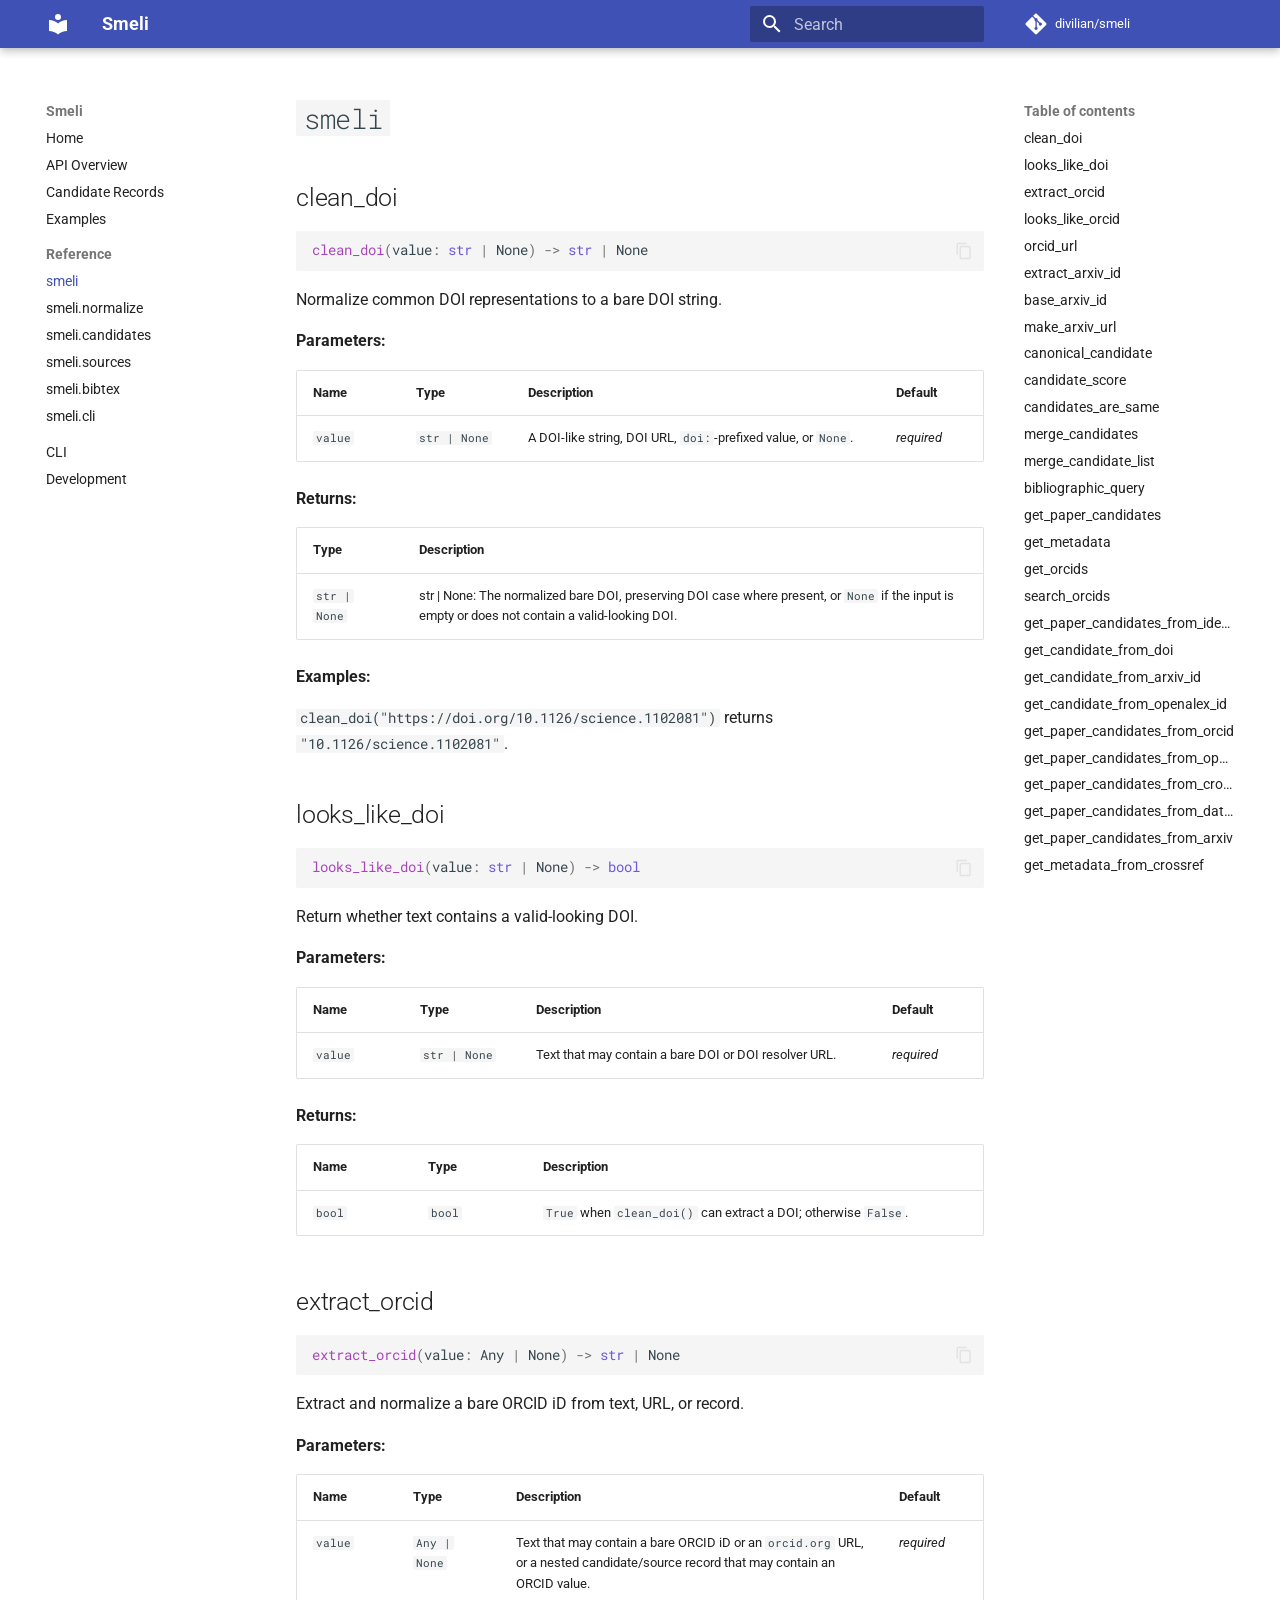
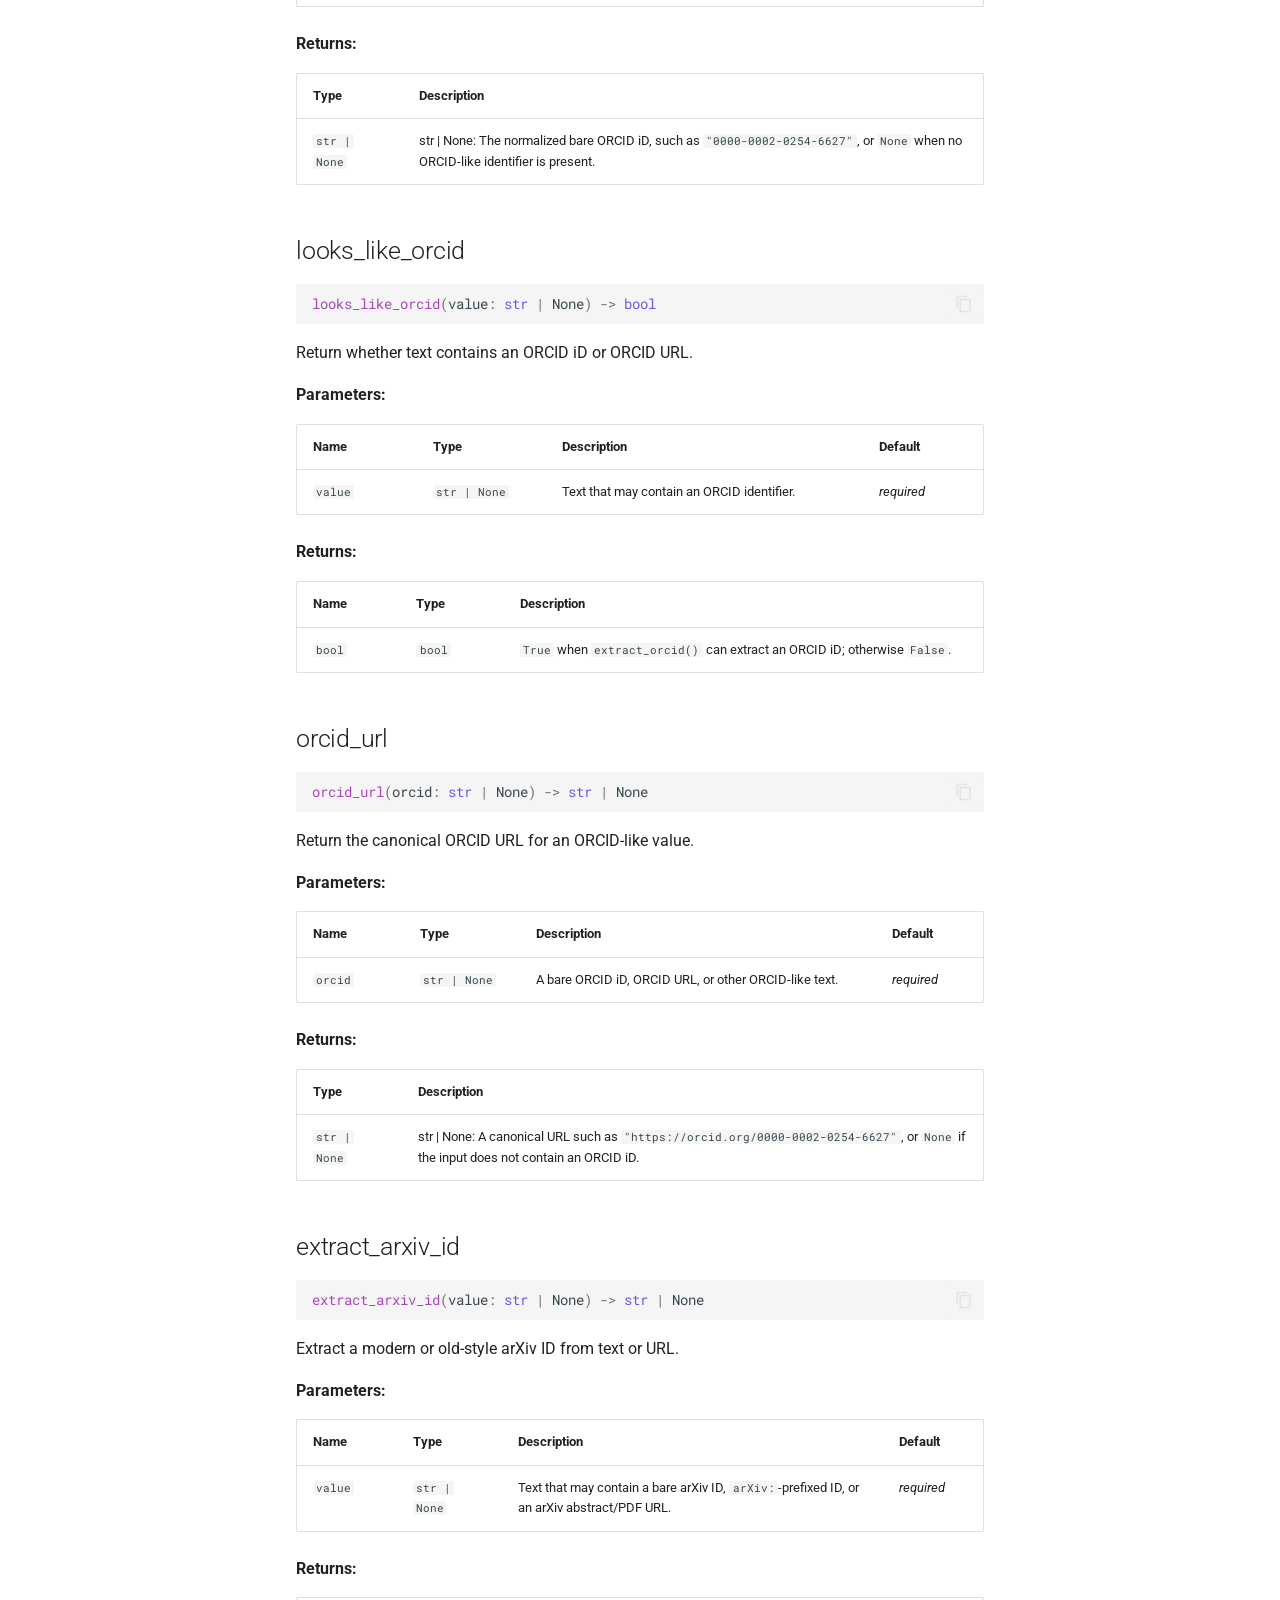
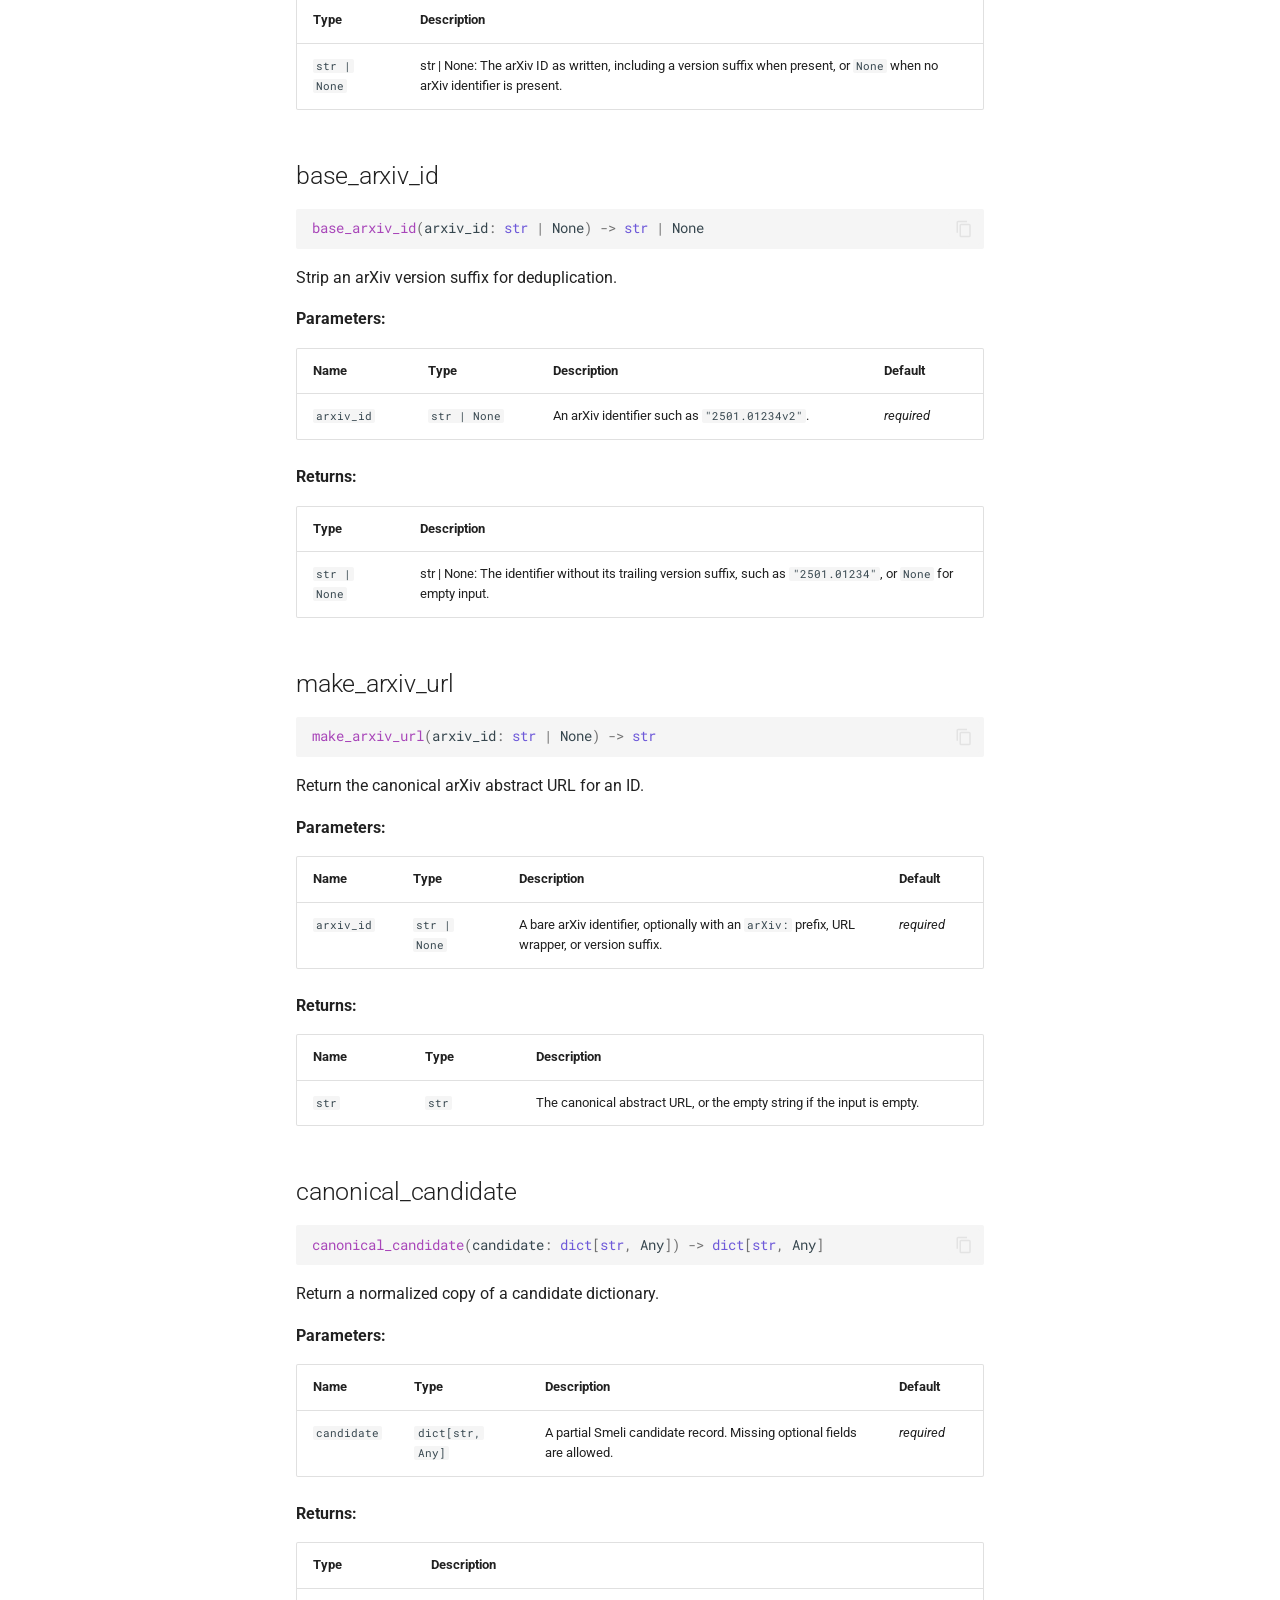
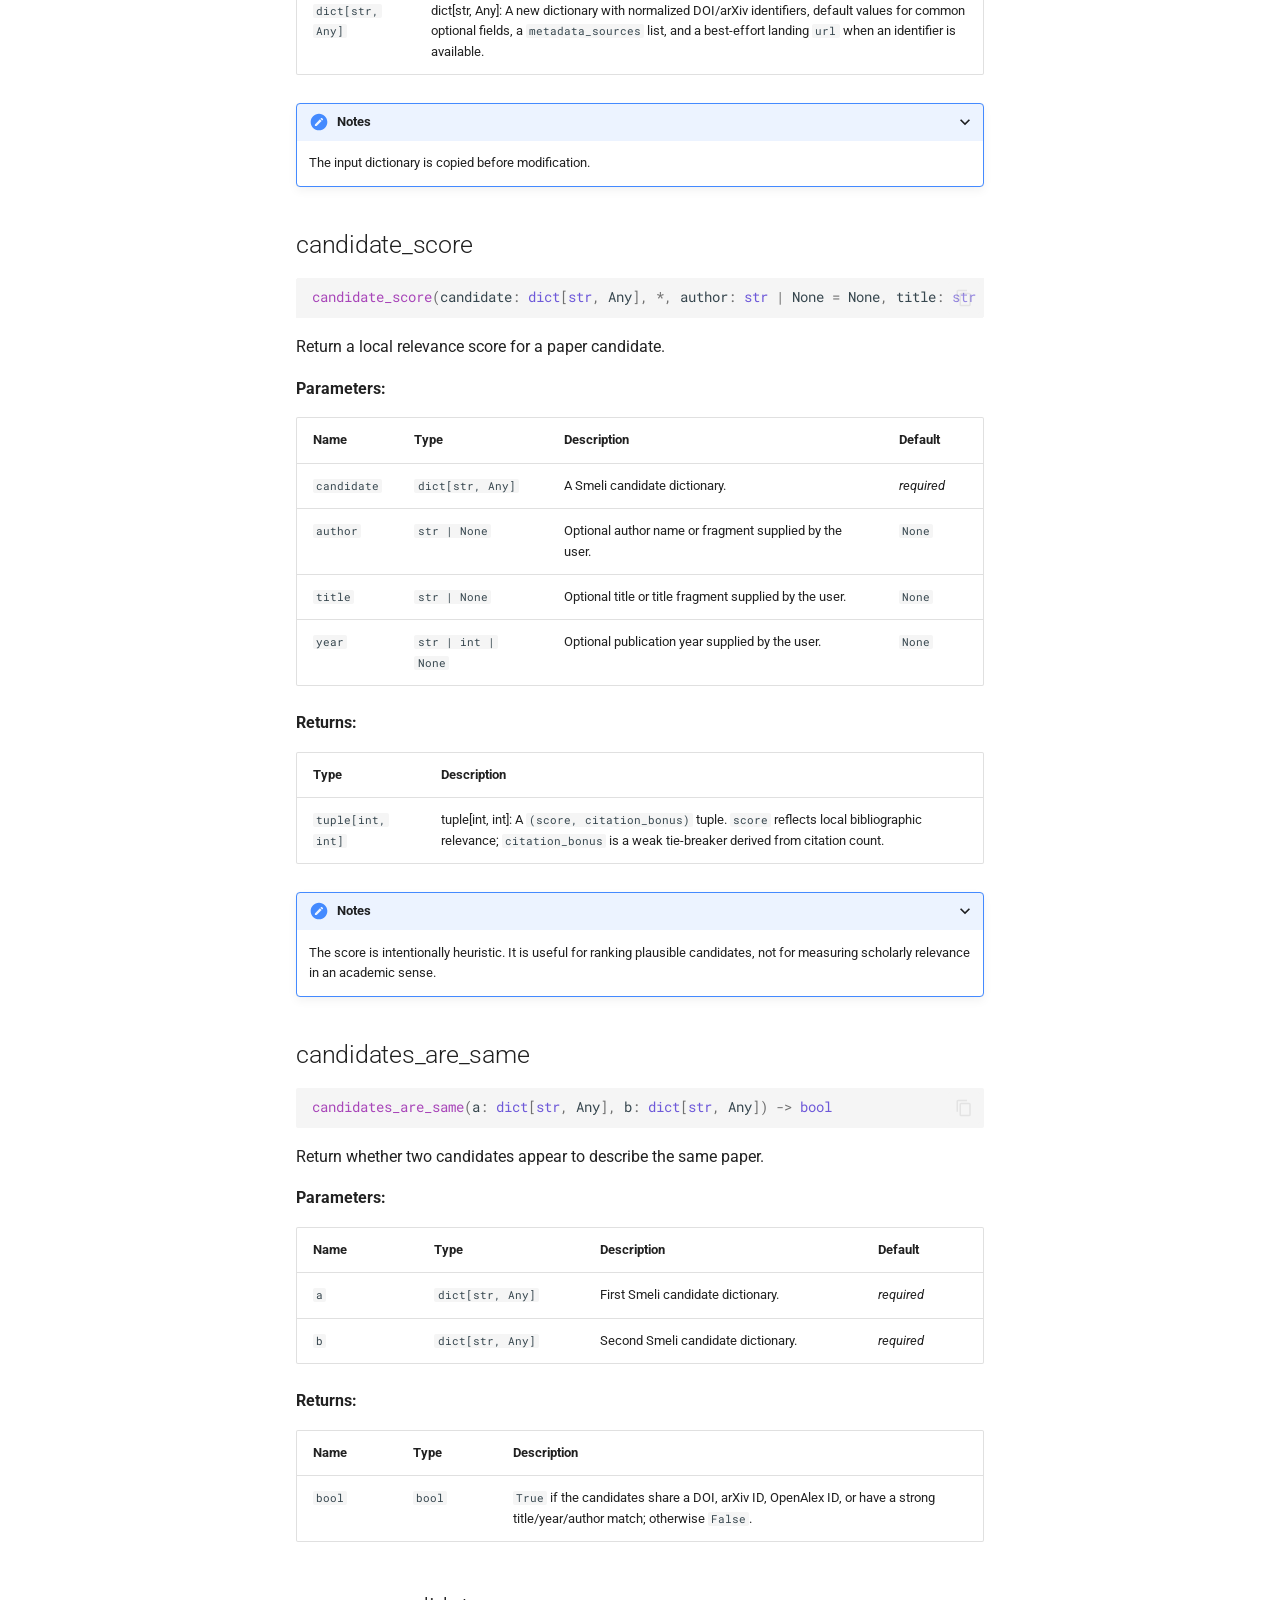
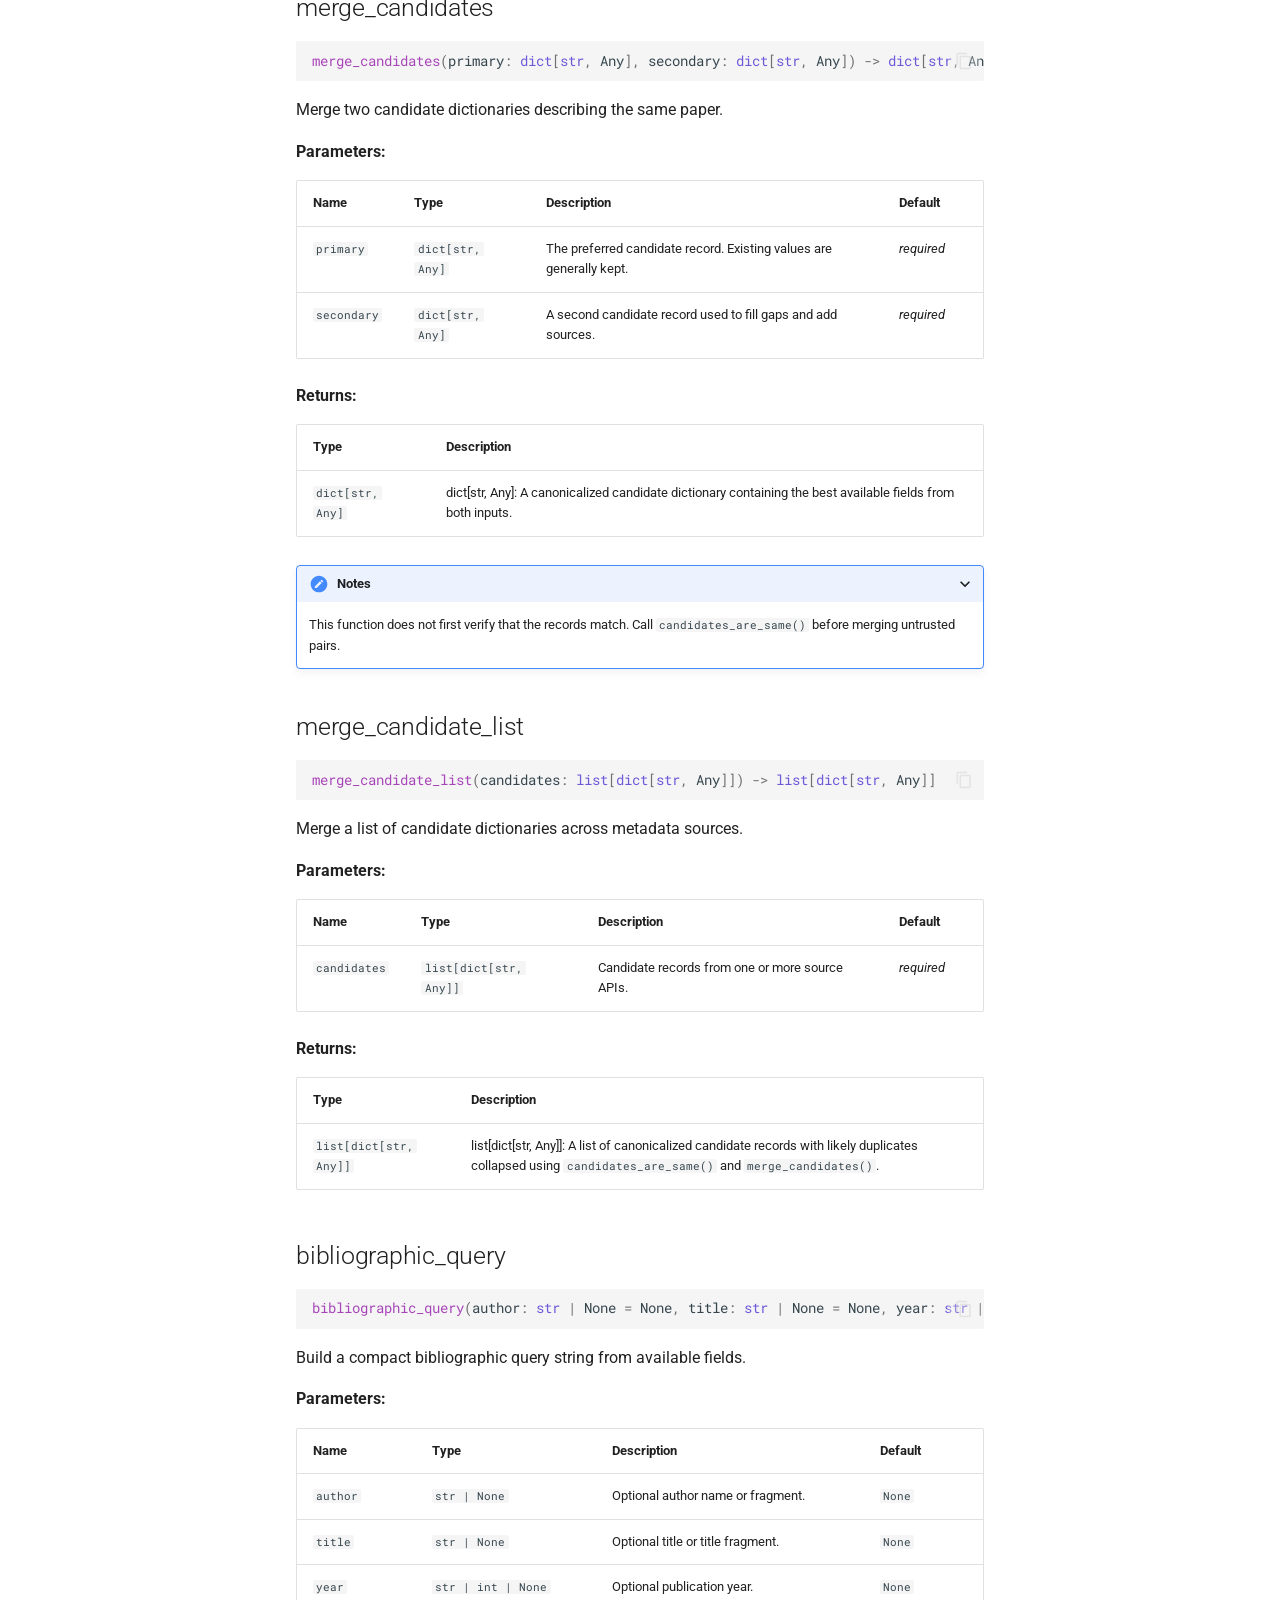
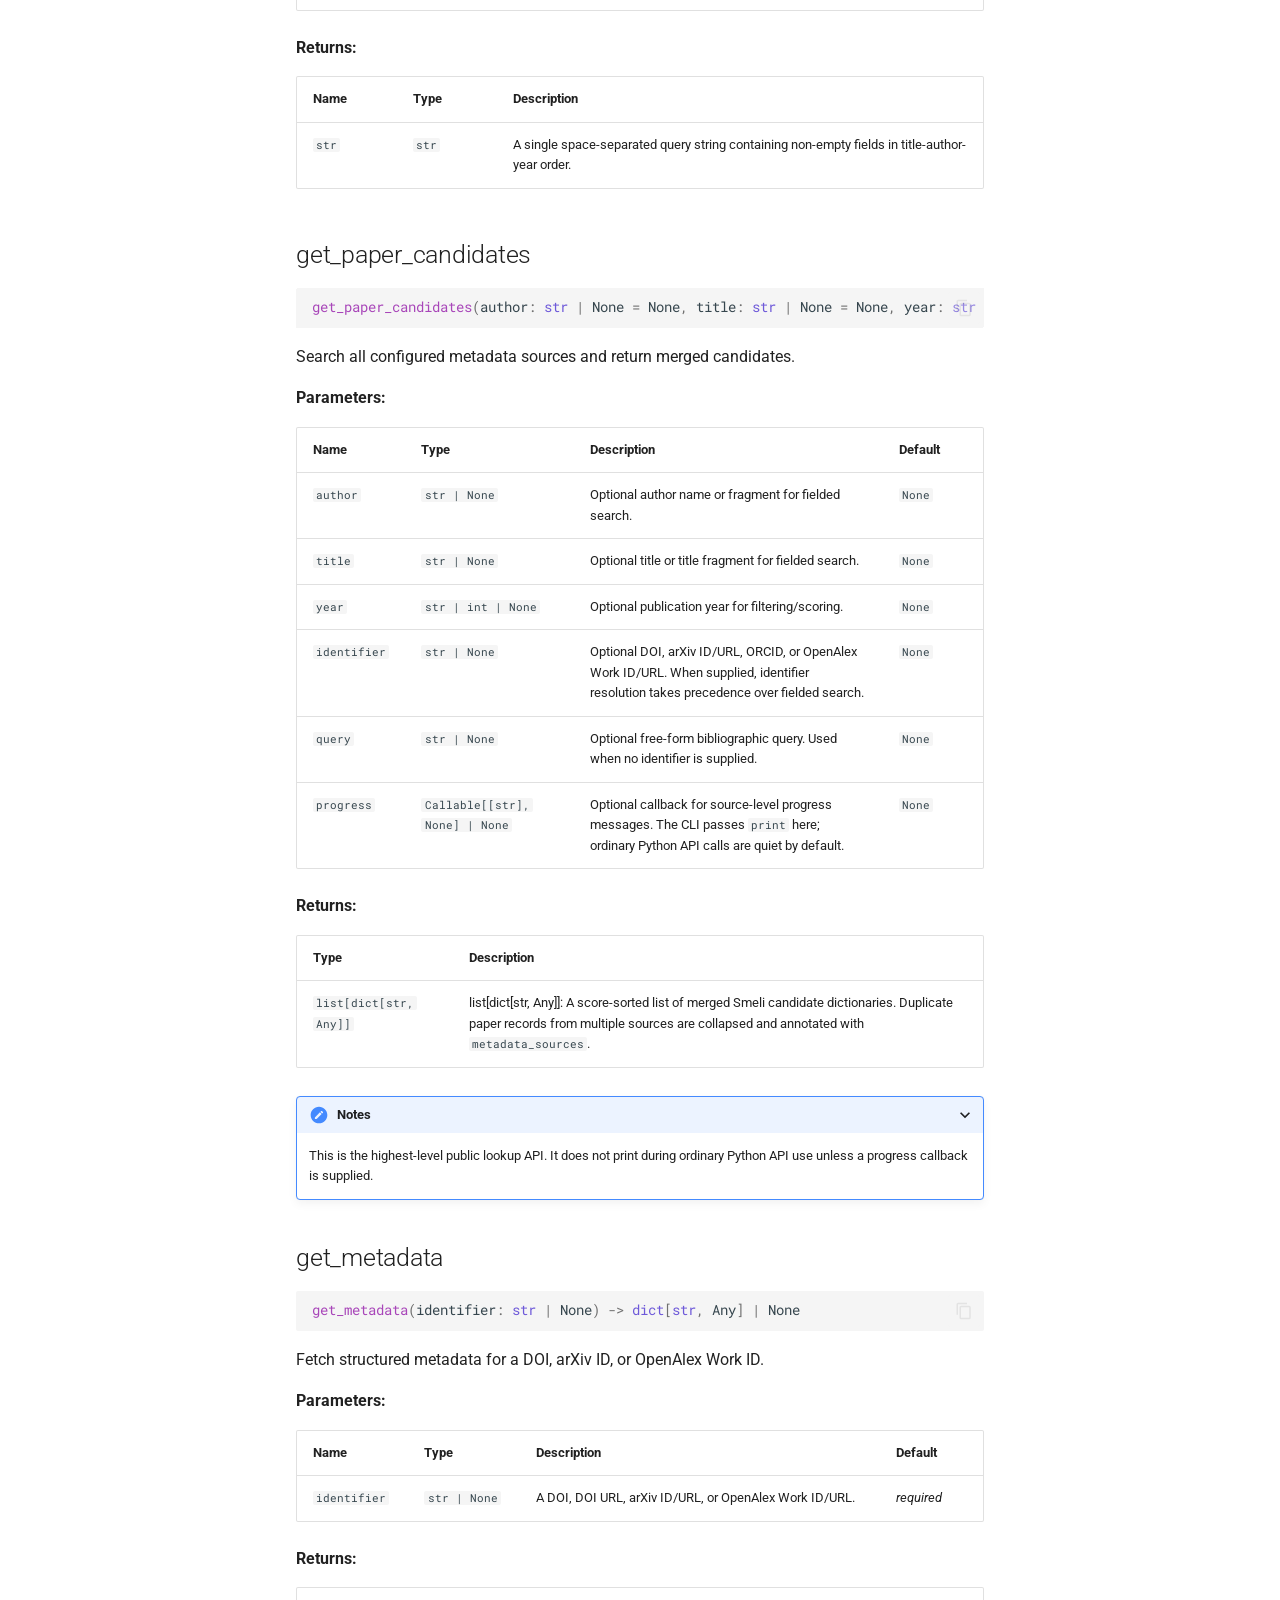
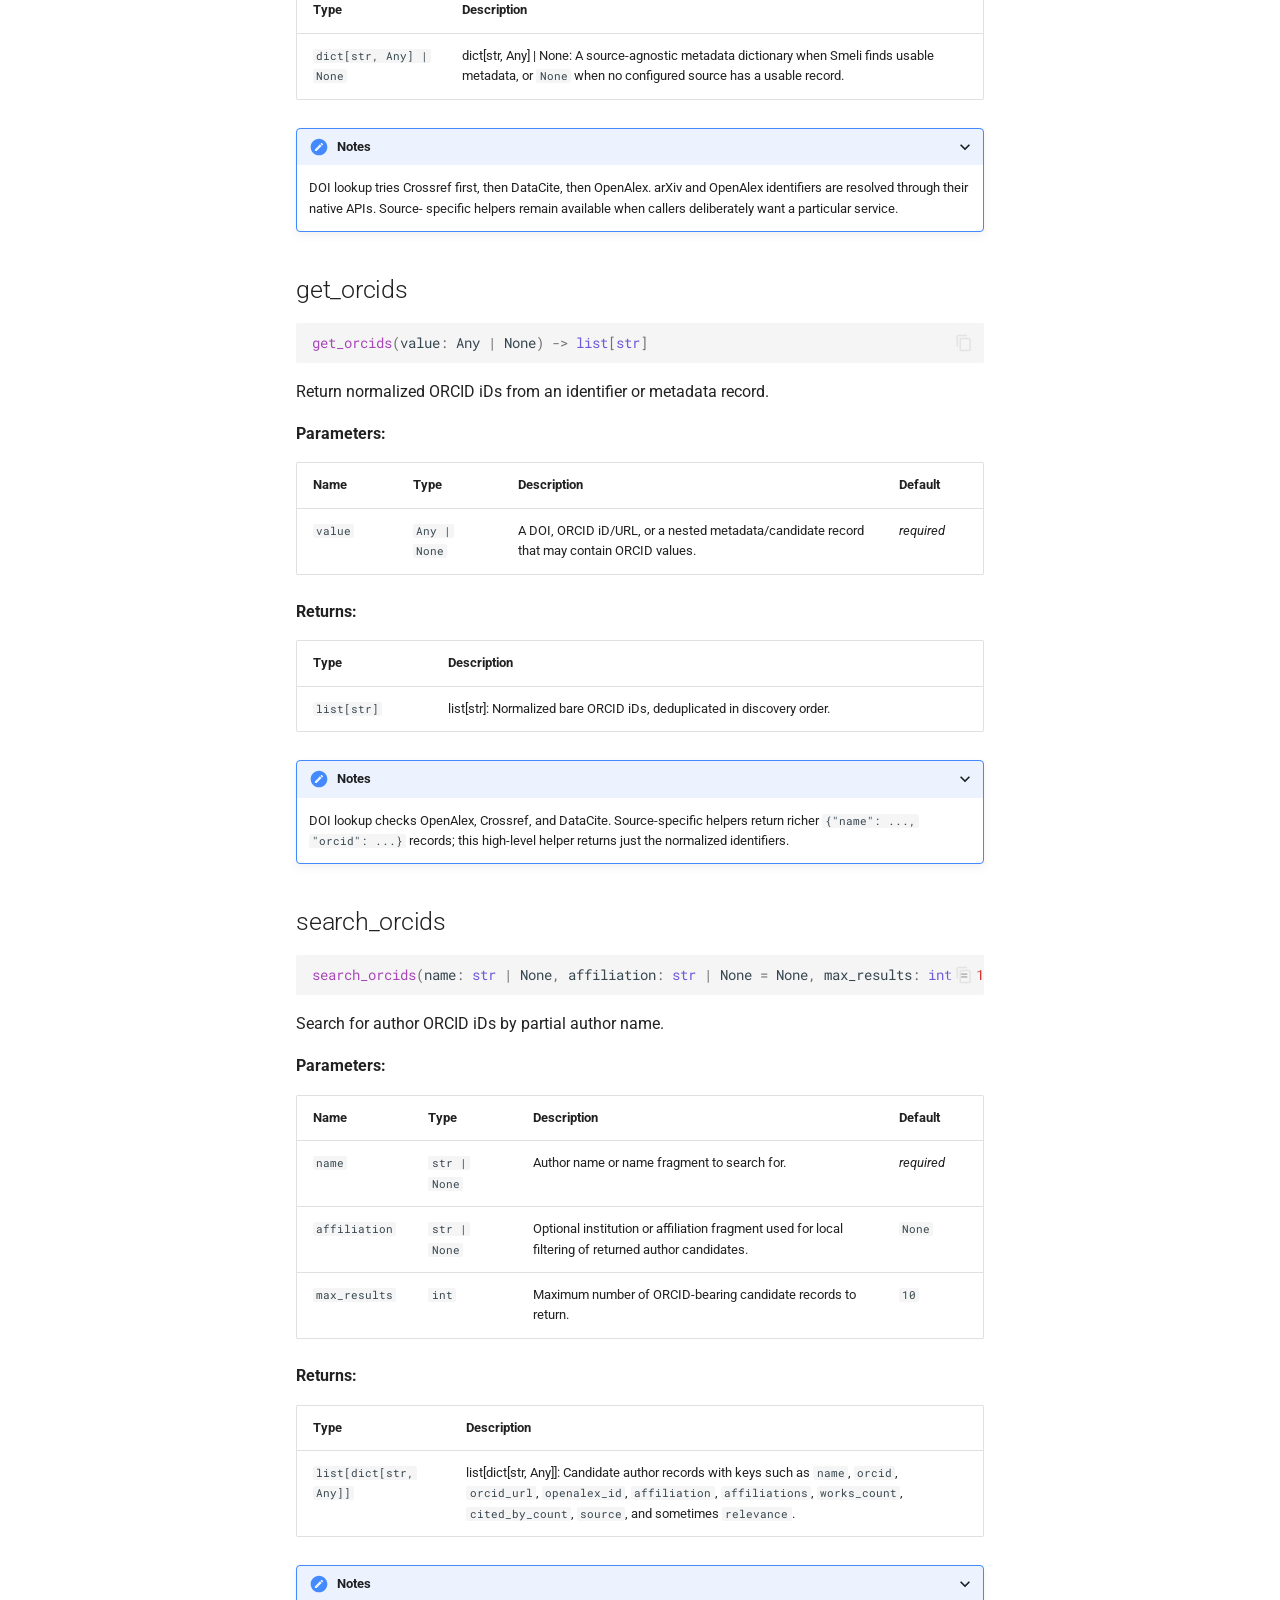
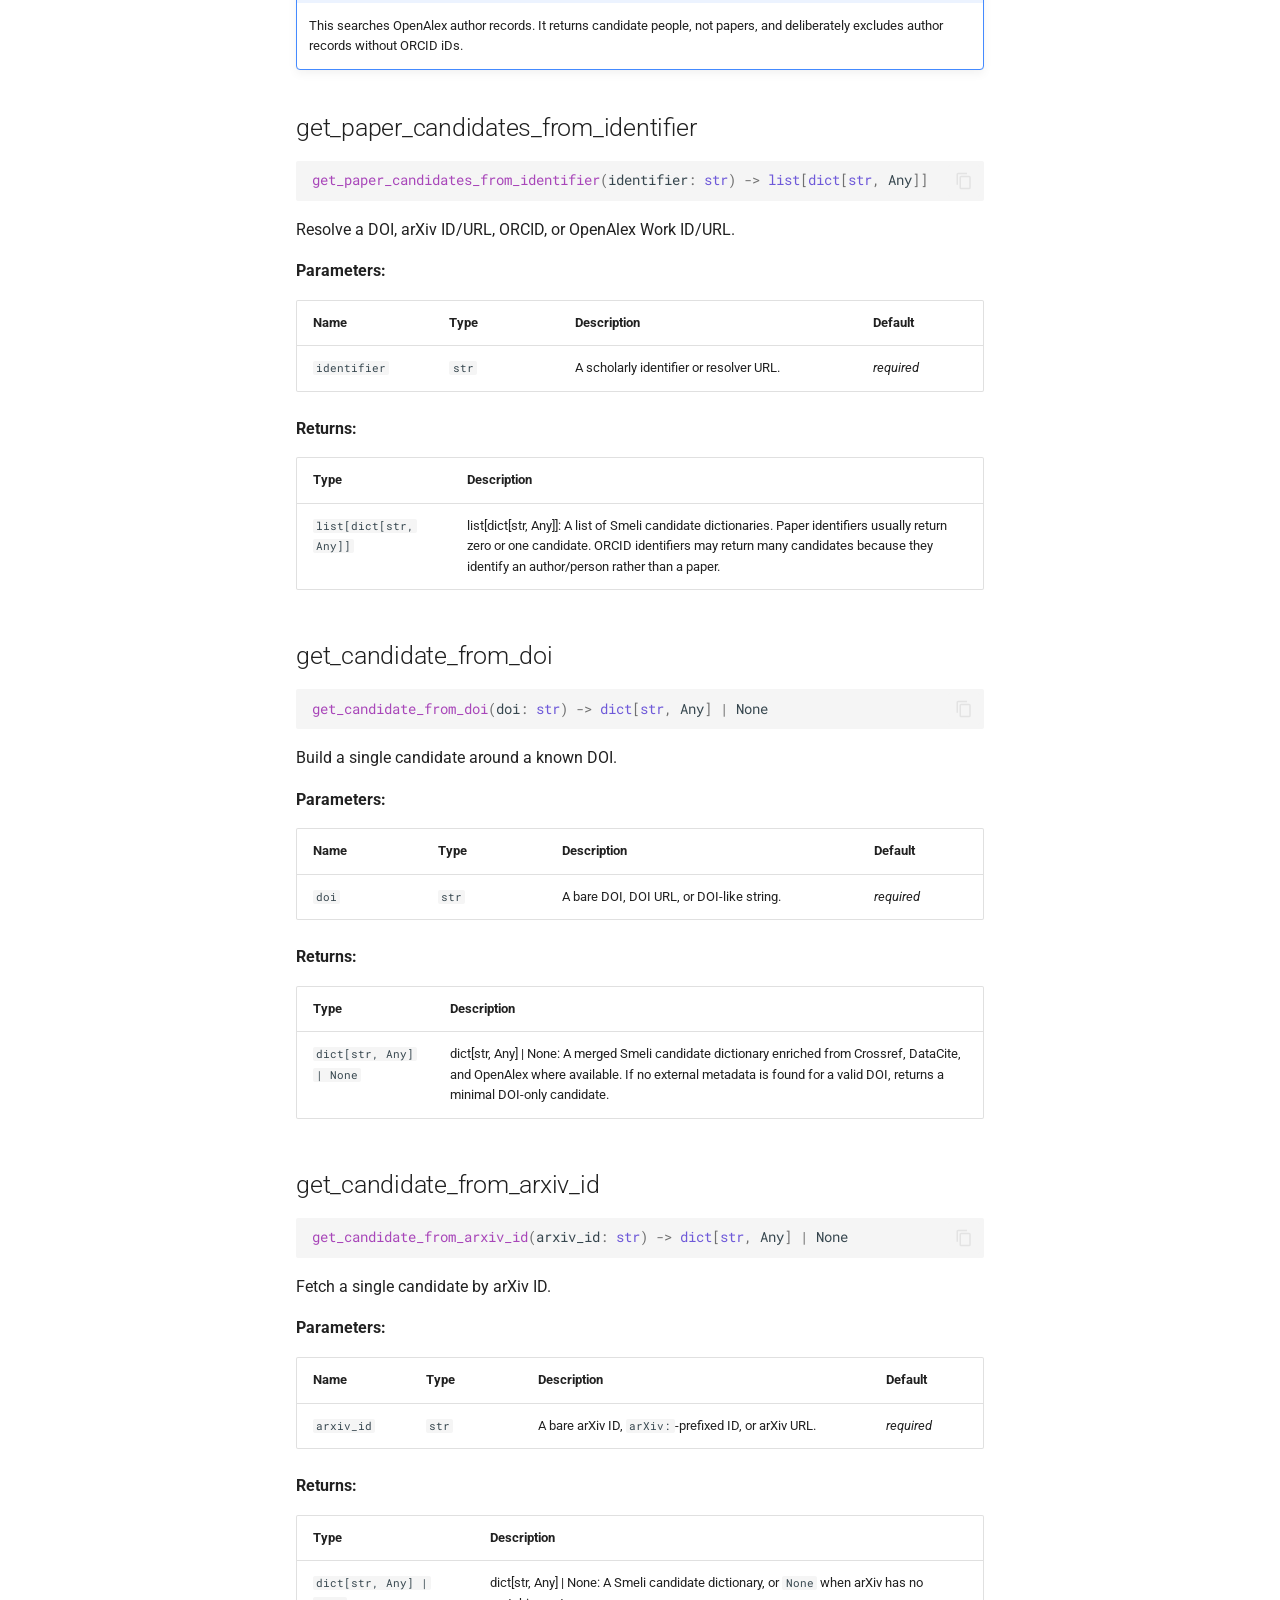
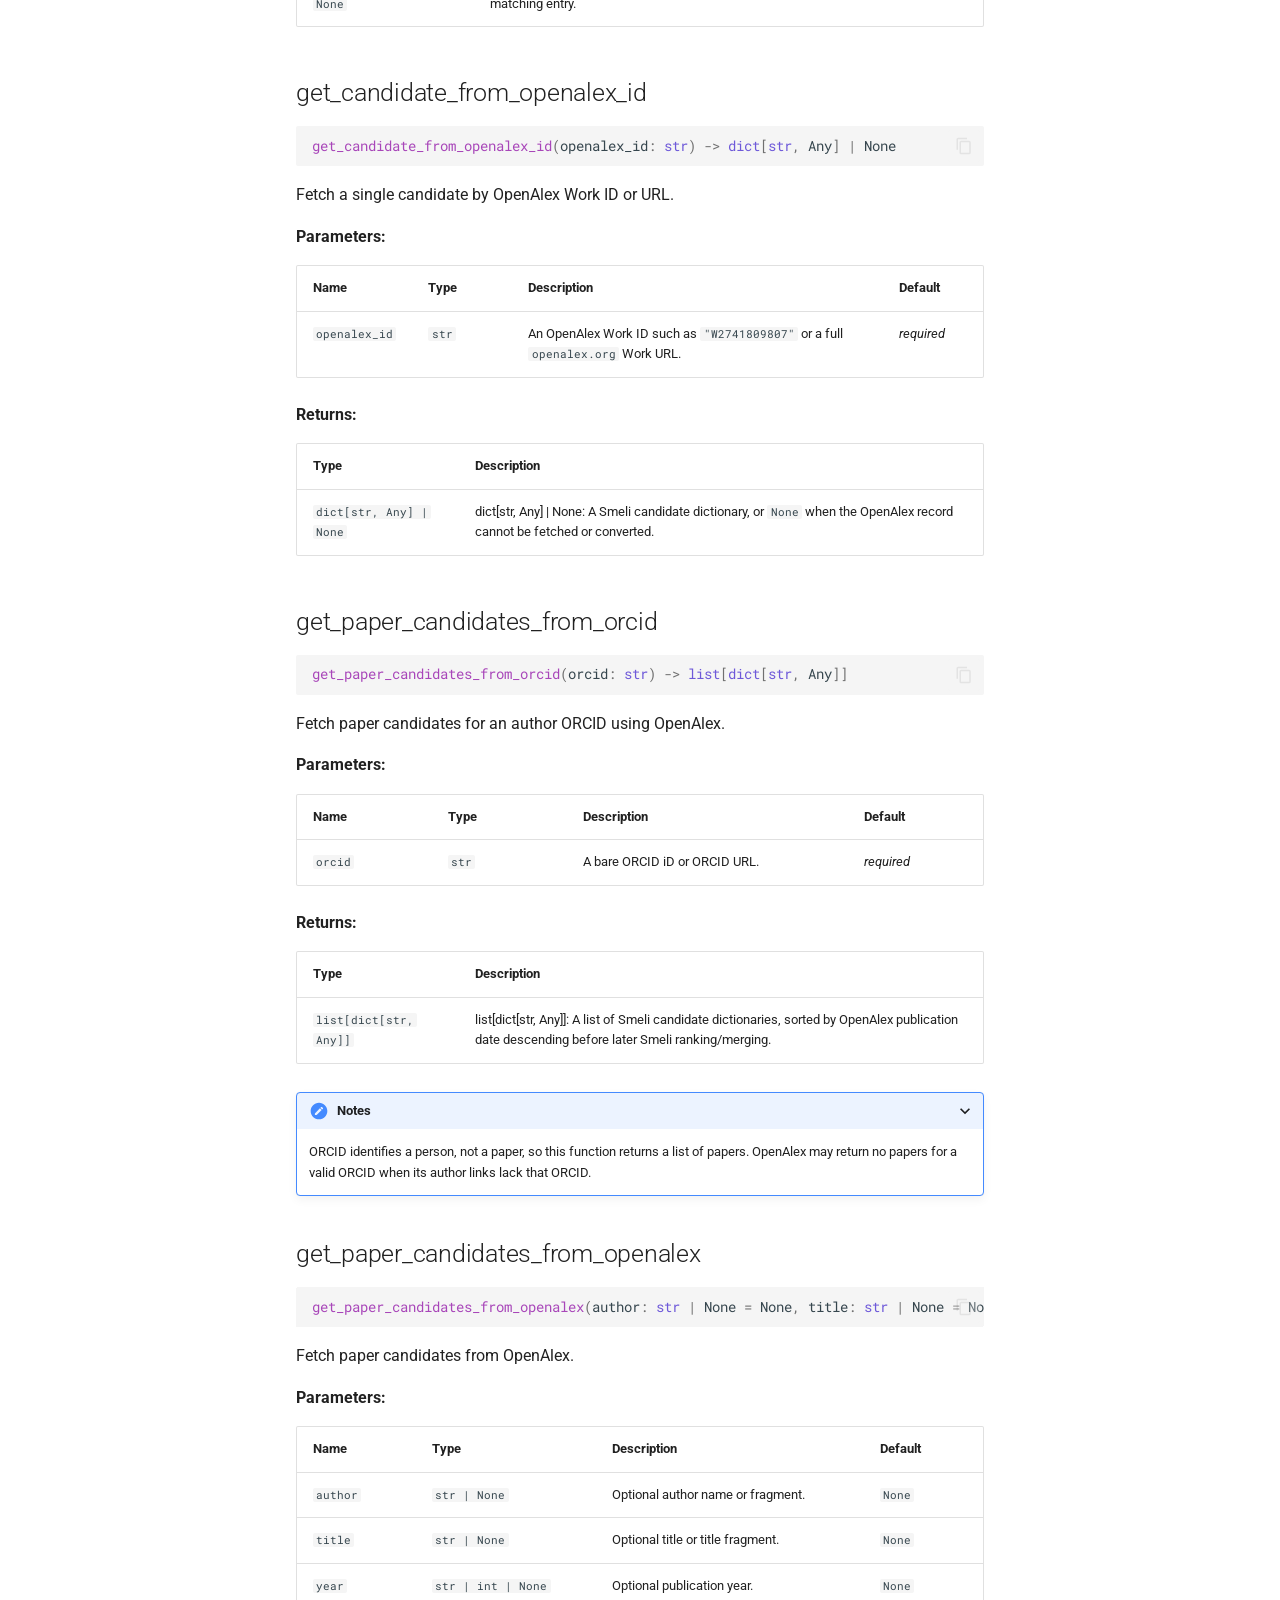
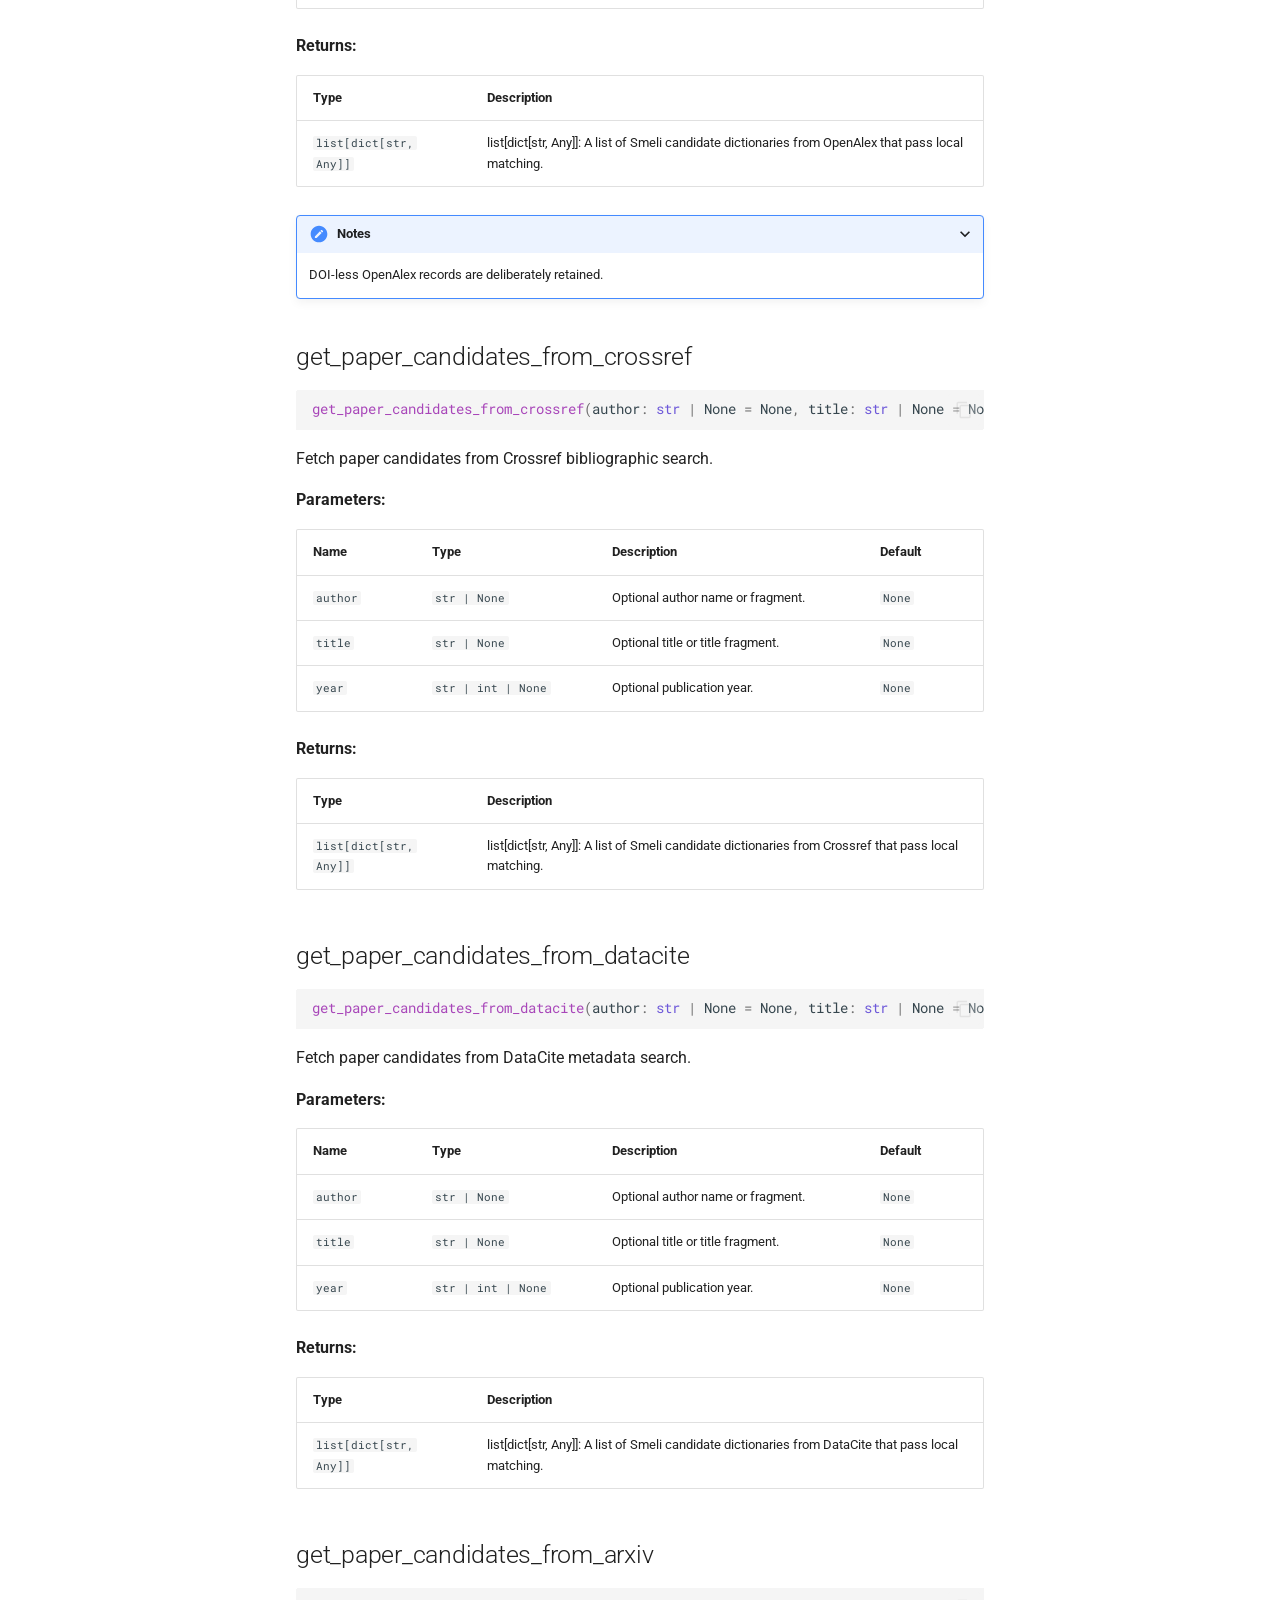
<file: reference/smeli/index.html>
<!doctype html>
<html lang="en" class="no-js">
  <head>
    
      <meta charset="utf-8">
      <meta name="viewport" content="width=device-width,initial-scale=1">
      
        <meta name="description" content="Scholarly MEtadata Lookup Interface API documentation">
      
      
      
      
        <link rel="prev" href="../../examples/">
      
      
        <link rel="next" href="../normalize/">
      
      
        
      
      
      <link rel="icon" href="../../assets/images/favicon.png">
      <meta name="generator" content="mkdocs-1.6.1, mkdocs-material-9.7.6">
    
    
      
        <title>smeli - Smeli</title>
      
    
    
      <link rel="stylesheet" href="../../assets/stylesheets/main.484c7ddc.min.css">
      
      


    
    
      
    
    
      
        
        
        <link rel="preconnect" href="https://fonts.gstatic.com" crossorigin>
        <link rel="stylesheet" href="https://fonts.googleapis.com/css?family=Roboto:300,300i,400,400i,700,700i%7CRoboto+Mono:400,400i,700,700i&display=fallback">
        <style>:root{--md-text-font:"Roboto";--md-code-font:"Roboto Mono"}</style>
      
    
    
      <link rel="stylesheet" href="../../assets/_mkdocstrings.css">
    
      <link rel="stylesheet" href="../../stylesheets/extra.css">
    
    <script>__md_scope=new URL("../..",location),__md_hash=e=>[...e].reduce(((e,_)=>(e<<5)-e+_.charCodeAt(0)),0),__md_get=(e,_=localStorage,t=__md_scope)=>JSON.parse(_.getItem(t.pathname+"."+e)),__md_set=(e,_,t=localStorage,a=__md_scope)=>{try{t.setItem(a.pathname+"."+e,JSON.stringify(_))}catch(e){}}</script>
    
      

    
    
  </head>
  
  
    <body dir="ltr">
  
    
    <input class="md-toggle" data-md-toggle="drawer" type="checkbox" id="__drawer" autocomplete="off">
    <input class="md-toggle" data-md-toggle="search" type="checkbox" id="__search" autocomplete="off">
    <label class="md-overlay" for="__drawer"></label>
    <div data-md-component="skip">
      
        
        <a href="#smeli" class="md-skip">
          Skip to content
        </a>
      
    </div>
    <div data-md-component="announce">
      
    </div>
    
    
      

  

<header class="md-header md-header--shadow" data-md-component="header">
  <nav class="md-header__inner md-grid" aria-label="Header">
    <a href="../.." title="Smeli" class="md-header__button md-logo" aria-label="Smeli" data-md-component="logo">
      
  
  <svg xmlns="http://www.w3.org/2000/svg" viewBox="0 0 24 24"><path d="M12 8a3 3 0 0 0 3-3 3 3 0 0 0-3-3 3 3 0 0 0-3 3 3 3 0 0 0 3 3m0 3.54C9.64 9.35 6.5 8 3 8v11c3.5 0 6.64 1.35 9 3.54 2.36-2.19 5.5-3.54 9-3.54V8c-3.5 0-6.64 1.35-9 3.54"/></svg>

    </a>
    <label class="md-header__button md-icon" for="__drawer">
      
      <svg xmlns="http://www.w3.org/2000/svg" viewBox="0 0 24 24"><path d="M3 6h18v2H3zm0 5h18v2H3zm0 5h18v2H3z"/></svg>
    </label>
    <div class="md-header__title" data-md-component="header-title">
      <div class="md-header__ellipsis">
        <div class="md-header__topic">
          <span class="md-ellipsis">
            Smeli
          </span>
        </div>
        <div class="md-header__topic" data-md-component="header-topic">
          <span class="md-ellipsis">
            
              smeli
            
          </span>
        </div>
      </div>
    </div>
    
    
      <script>var palette=__md_get("__palette");if(palette&&palette.color){if("(prefers-color-scheme)"===palette.color.media){var media=matchMedia("(prefers-color-scheme: light)"),input=document.querySelector(media.matches?"[data-md-color-media='(prefers-color-scheme: light)']":"[data-md-color-media='(prefers-color-scheme: dark)']");palette.color.media=input.getAttribute("data-md-color-media"),palette.color.scheme=input.getAttribute("data-md-color-scheme"),palette.color.primary=input.getAttribute("data-md-color-primary"),palette.color.accent=input.getAttribute("data-md-color-accent")}for(var[key,value]of Object.entries(palette.color))document.body.setAttribute("data-md-color-"+key,value)}</script>
    
    
    
      
      
        <label class="md-header__button md-icon" for="__search">
          
          <svg xmlns="http://www.w3.org/2000/svg" viewBox="0 0 24 24"><path d="M9.5 3A6.5 6.5 0 0 1 16 9.5c0 1.61-.59 3.09-1.56 4.23l.27.27h.79l5 5-1.5 1.5-5-5v-.79l-.27-.27A6.52 6.52 0 0 1 9.5 16 6.5 6.5 0 0 1 3 9.5 6.5 6.5 0 0 1 9.5 3m0 2C7 5 5 7 5 9.5S7 14 9.5 14 14 12 14 9.5 12 5 9.5 5"/></svg>
        </label>
        <div class="md-search" data-md-component="search" role="dialog">
  <label class="md-search__overlay" for="__search"></label>
  <div class="md-search__inner" role="search">
    <form class="md-search__form" name="search">
      <input type="text" class="md-search__input" name="query" aria-label="Search" placeholder="Search" autocapitalize="off" autocorrect="off" autocomplete="off" spellcheck="false" data-md-component="search-query" required>
      <label class="md-search__icon md-icon" for="__search">
        
        <svg xmlns="http://www.w3.org/2000/svg" viewBox="0 0 24 24"><path d="M9.5 3A6.5 6.5 0 0 1 16 9.5c0 1.61-.59 3.09-1.56 4.23l.27.27h.79l5 5-1.5 1.5-5-5v-.79l-.27-.27A6.52 6.52 0 0 1 9.5 16 6.5 6.5 0 0 1 3 9.5 6.5 6.5 0 0 1 9.5 3m0 2C7 5 5 7 5 9.5S7 14 9.5 14 14 12 14 9.5 12 5 9.5 5"/></svg>
        
        <svg xmlns="http://www.w3.org/2000/svg" viewBox="0 0 24 24"><path d="M20 11v2H8l5.5 5.5-1.42 1.42L4.16 12l7.92-7.92L13.5 5.5 8 11z"/></svg>
      </label>
      <nav class="md-search__options" aria-label="Search">
        
        <button type="reset" class="md-search__icon md-icon" title="Clear" aria-label="Clear" tabindex="-1">
          
          <svg xmlns="http://www.w3.org/2000/svg" viewBox="0 0 24 24"><path d="M19 6.41 17.59 5 12 10.59 6.41 5 5 6.41 10.59 12 5 17.59 6.41 19 12 13.41 17.59 19 19 17.59 13.41 12z"/></svg>
        </button>
      </nav>
      
        <div class="md-search__suggest" data-md-component="search-suggest"></div>
      
    </form>
    <div class="md-search__output">
      <div class="md-search__scrollwrap" tabindex="0" data-md-scrollfix>
        <div class="md-search-result" data-md-component="search-result">
          <div class="md-search-result__meta">
            Initializing search
          </div>
          <ol class="md-search-result__list" role="presentation"></ol>
        </div>
      </div>
    </div>
  </div>
</div>
      
    
    
      <div class="md-header__source">
        <a href="https://github.com/divilian/smeli" title="Go to repository" class="md-source" data-md-component="source">
  <div class="md-source__icon md-icon">
    
    <svg xmlns="http://www.w3.org/2000/svg" viewBox="0 0 448 512"><!--! Font Awesome Free 7.1.0 by @fontawesome - https://fontawesome.com License - https://fontawesome.com/license/free (Icons: CC BY 4.0, Fonts: SIL OFL 1.1, Code: MIT License) Copyright 2025 Fonticons, Inc.--><path d="M439.6 236.1 244 40.5c-5.4-5.5-12.8-8.5-20.4-8.5s-15 3-20.4 8.4L162.5 81l51.5 51.5c27.1-9.1 52.7 16.8 43.4 43.7l49.7 49.7c34.2-11.8 61.2 31 35.5 56.7-26.5 26.5-70.2-2.9-56-37.3L240.3 199v121.9c25.3 12.5 22.3 41.8 9.1 55-6.4 6.4-15.2 10.1-24.3 10.1s-17.8-3.6-24.3-10.1c-17.6-17.6-11.1-46.9 11.2-56v-123c-20.8-8.5-24.6-30.7-18.6-45L142.6 101 8.5 235.1C3 240.6 0 247.9 0 255.5s3 15 8.5 20.4l195.6 195.7c5.4 5.4 12.7 8.4 20.4 8.4s15-3 20.4-8.4l194.7-194.7c5.4-5.4 8.4-12.8 8.4-20.4s-3-15-8.4-20.4"/></svg>
  </div>
  <div class="md-source__repository">
    divilian/smeli
  </div>
</a>
      </div>
    
  </nav>
  
</header>
    
    <div class="md-container" data-md-component="container">
      
      
        
          
        
      
      <main class="md-main" data-md-component="main">
        <div class="md-main__inner md-grid">
          
            
              
              <div class="md-sidebar md-sidebar--primary" data-md-component="sidebar" data-md-type="navigation" >
                <div class="md-sidebar__scrollwrap">
                  <div class="md-sidebar__inner">
                    



<nav class="md-nav md-nav--primary" aria-label="Navigation" data-md-level="0">
  <label class="md-nav__title" for="__drawer">
    <a href="../.." title="Smeli" class="md-nav__button md-logo" aria-label="Smeli" data-md-component="logo">
      
  
  <svg xmlns="http://www.w3.org/2000/svg" viewBox="0 0 24 24"><path d="M12 8a3 3 0 0 0 3-3 3 3 0 0 0-3-3 3 3 0 0 0-3 3 3 3 0 0 0 3 3m0 3.54C9.64 9.35 6.5 8 3 8v11c3.5 0 6.64 1.35 9 3.54 2.36-2.19 5.5-3.54 9-3.54V8c-3.5 0-6.64 1.35-9 3.54"/></svg>

    </a>
    Smeli
  </label>
  
    <div class="md-nav__source">
      <a href="https://github.com/divilian/smeli" title="Go to repository" class="md-source" data-md-component="source">
  <div class="md-source__icon md-icon">
    
    <svg xmlns="http://www.w3.org/2000/svg" viewBox="0 0 448 512"><!--! Font Awesome Free 7.1.0 by @fontawesome - https://fontawesome.com License - https://fontawesome.com/license/free (Icons: CC BY 4.0, Fonts: SIL OFL 1.1, Code: MIT License) Copyright 2025 Fonticons, Inc.--><path d="M439.6 236.1 244 40.5c-5.4-5.5-12.8-8.5-20.4-8.5s-15 3-20.4 8.4L162.5 81l51.5 51.5c27.1-9.1 52.7 16.8 43.4 43.7l49.7 49.7c34.2-11.8 61.2 31 35.5 56.7-26.5 26.5-70.2-2.9-56-37.3L240.3 199v121.9c25.3 12.5 22.3 41.8 9.1 55-6.4 6.4-15.2 10.1-24.3 10.1s-17.8-3.6-24.3-10.1c-17.6-17.6-11.1-46.9 11.2-56v-123c-20.8-8.5-24.6-30.7-18.6-45L142.6 101 8.5 235.1C3 240.6 0 247.9 0 255.5s3 15 8.5 20.4l195.6 195.7c5.4 5.4 12.7 8.4 20.4 8.4s15-3 20.4-8.4l194.7-194.7c5.4-5.4 8.4-12.8 8.4-20.4s-3-15-8.4-20.4"/></svg>
  </div>
  <div class="md-source__repository">
    divilian/smeli
  </div>
</a>
    </div>
  
  <ul class="md-nav__list" data-md-scrollfix>
    
      
      
  
  
  
  
    <li class="md-nav__item">
      <a href="../.." class="md-nav__link">
        
  
  
  <span class="md-ellipsis">
    
  
    Home
  

    
  </span>
  
  

      </a>
    </li>
  

    
      
      
  
  
  
  
    <li class="md-nav__item">
      <a href="../../api/" class="md-nav__link">
        
  
  
  <span class="md-ellipsis">
    
  
    API Overview
  

    
  </span>
  
  

      </a>
    </li>
  

    
      
      
  
  
  
  
    <li class="md-nav__item">
      <a href="../../candidate-records/" class="md-nav__link">
        
  
  
  <span class="md-ellipsis">
    
  
    Candidate Records
  

    
  </span>
  
  

      </a>
    </li>
  

    
      
      
  
  
  
  
    <li class="md-nav__item">
      <a href="../../examples/" class="md-nav__link">
        
  
  
  <span class="md-ellipsis">
    
  
    Examples
  

    
  </span>
  
  

      </a>
    </li>
  

    
      
      
  
  
    
  
  
  
    
    
    
    
      
        
        
      
    
    
    <li class="md-nav__item md-nav__item--active md-nav__item--section md-nav__item--nested">
      
        
        
        <input class="md-nav__toggle md-toggle " type="checkbox" id="__nav_5" checked>
        
          
          <label class="md-nav__link" for="__nav_5" id="__nav_5_label" tabindex="">
            
  
  
  <span class="md-ellipsis">
    
  
    Reference
  

    
  </span>
  
  

            <span class="md-nav__icon md-icon"></span>
          </label>
        
        <nav class="md-nav" data-md-level="1" aria-labelledby="__nav_5_label" aria-expanded="true">
          <label class="md-nav__title" for="__nav_5">
            <span class="md-nav__icon md-icon"></span>
            
  
    Reference
  

          </label>
          <ul class="md-nav__list" data-md-scrollfix>
            
              
                
  
  
    
  
  
  
    <li class="md-nav__item md-nav__item--active">
      
      <input class="md-nav__toggle md-toggle" type="checkbox" id="__toc">
      
      
        
      
      
        <label class="md-nav__link md-nav__link--active" for="__toc">
          
  
  
  <span class="md-ellipsis">
    
  
    smeli
  

    
  </span>
  
  

          <span class="md-nav__icon md-icon"></span>
        </label>
      
      <a href="./" class="md-nav__link md-nav__link--active">
        
  
  
  <span class="md-ellipsis">
    
  
    smeli
  

    
  </span>
  
  

      </a>
      
        

<nav class="md-nav md-nav--secondary" aria-label="Table of contents">
  
  
  
    
  
  
    <label class="md-nav__title" for="__toc">
      <span class="md-nav__icon md-icon"></span>
      Table of contents
    </label>
    <ul class="md-nav__list" data-md-component="toc" data-md-scrollfix>
      
        <li class="md-nav__item">
  <a href="#smeli.clean_doi" class="md-nav__link">
    <span class="md-ellipsis">
      
        clean_doi
      
    </span>
  </a>
  
</li>
      
        <li class="md-nav__item">
  <a href="#smeli.looks_like_doi" class="md-nav__link">
    <span class="md-ellipsis">
      
        looks_like_doi
      
    </span>
  </a>
  
</li>
      
        <li class="md-nav__item">
  <a href="#smeli.extract_orcid" class="md-nav__link">
    <span class="md-ellipsis">
      
        extract_orcid
      
    </span>
  </a>
  
</li>
      
        <li class="md-nav__item">
  <a href="#smeli.looks_like_orcid" class="md-nav__link">
    <span class="md-ellipsis">
      
        looks_like_orcid
      
    </span>
  </a>
  
</li>
      
        <li class="md-nav__item">
  <a href="#smeli.orcid_url" class="md-nav__link">
    <span class="md-ellipsis">
      
        orcid_url
      
    </span>
  </a>
  
</li>
      
        <li class="md-nav__item">
  <a href="#smeli.extract_arxiv_id" class="md-nav__link">
    <span class="md-ellipsis">
      
        extract_arxiv_id
      
    </span>
  </a>
  
</li>
      
        <li class="md-nav__item">
  <a href="#smeli.base_arxiv_id" class="md-nav__link">
    <span class="md-ellipsis">
      
        base_arxiv_id
      
    </span>
  </a>
  
</li>
      
        <li class="md-nav__item">
  <a href="#smeli.make_arxiv_url" class="md-nav__link">
    <span class="md-ellipsis">
      
        make_arxiv_url
      
    </span>
  </a>
  
</li>
      
        <li class="md-nav__item">
  <a href="#smeli.canonical_candidate" class="md-nav__link">
    <span class="md-ellipsis">
      
        canonical_candidate
      
    </span>
  </a>
  
</li>
      
        <li class="md-nav__item">
  <a href="#smeli.candidate_score" class="md-nav__link">
    <span class="md-ellipsis">
      
        candidate_score
      
    </span>
  </a>
  
</li>
      
        <li class="md-nav__item">
  <a href="#smeli.candidates_are_same" class="md-nav__link">
    <span class="md-ellipsis">
      
        candidates_are_same
      
    </span>
  </a>
  
</li>
      
        <li class="md-nav__item">
  <a href="#smeli.merge_candidates" class="md-nav__link">
    <span class="md-ellipsis">
      
        merge_candidates
      
    </span>
  </a>
  
</li>
      
        <li class="md-nav__item">
  <a href="#smeli.merge_candidate_list" class="md-nav__link">
    <span class="md-ellipsis">
      
        merge_candidate_list
      
    </span>
  </a>
  
</li>
      
        <li class="md-nav__item">
  <a href="#smeli.bibliographic_query" class="md-nav__link">
    <span class="md-ellipsis">
      
        bibliographic_query
      
    </span>
  </a>
  
</li>
      
        <li class="md-nav__item">
  <a href="#smeli.get_paper_candidates" class="md-nav__link">
    <span class="md-ellipsis">
      
        get_paper_candidates
      
    </span>
  </a>
  
</li>
      
        <li class="md-nav__item">
  <a href="#smeli.get_metadata" class="md-nav__link">
    <span class="md-ellipsis">
      
        get_metadata
      
    </span>
  </a>
  
</li>
      
        <li class="md-nav__item">
  <a href="#smeli.get_orcids" class="md-nav__link">
    <span class="md-ellipsis">
      
        get_orcids
      
    </span>
  </a>
  
</li>
      
        <li class="md-nav__item">
  <a href="#smeli.search_orcids" class="md-nav__link">
    <span class="md-ellipsis">
      
        search_orcids
      
    </span>
  </a>
  
</li>
      
        <li class="md-nav__item">
  <a href="#smeli.get_paper_candidates_from_identifier" class="md-nav__link">
    <span class="md-ellipsis">
      
        get_paper_candidates_from_identifier
      
    </span>
  </a>
  
</li>
      
        <li class="md-nav__item">
  <a href="#smeli.get_candidate_from_doi" class="md-nav__link">
    <span class="md-ellipsis">
      
        get_candidate_from_doi
      
    </span>
  </a>
  
</li>
      
        <li class="md-nav__item">
  <a href="#smeli.get_candidate_from_arxiv_id" class="md-nav__link">
    <span class="md-ellipsis">
      
        get_candidate_from_arxiv_id
      
    </span>
  </a>
  
</li>
      
        <li class="md-nav__item">
  <a href="#smeli.get_candidate_from_openalex_id" class="md-nav__link">
    <span class="md-ellipsis">
      
        get_candidate_from_openalex_id
      
    </span>
  </a>
  
</li>
      
        <li class="md-nav__item">
  <a href="#smeli.get_paper_candidates_from_orcid" class="md-nav__link">
    <span class="md-ellipsis">
      
        get_paper_candidates_from_orcid
      
    </span>
  </a>
  
</li>
      
        <li class="md-nav__item">
  <a href="#smeli.get_paper_candidates_from_openalex" class="md-nav__link">
    <span class="md-ellipsis">
      
        get_paper_candidates_from_openalex
      
    </span>
  </a>
  
</li>
      
        <li class="md-nav__item">
  <a href="#smeli.get_paper_candidates_from_crossref" class="md-nav__link">
    <span class="md-ellipsis">
      
        get_paper_candidates_from_crossref
      
    </span>
  </a>
  
</li>
      
        <li class="md-nav__item">
  <a href="#smeli.get_paper_candidates_from_datacite" class="md-nav__link">
    <span class="md-ellipsis">
      
        get_paper_candidates_from_datacite
      
    </span>
  </a>
  
</li>
      
        <li class="md-nav__item">
  <a href="#smeli.get_paper_candidates_from_arxiv" class="md-nav__link">
    <span class="md-ellipsis">
      
        get_paper_candidates_from_arxiv
      
    </span>
  </a>
  
</li>
      
        <li class="md-nav__item">
  <a href="#smeli.get_metadata_from_crossref" class="md-nav__link">
    <span class="md-ellipsis">
      
        get_metadata_from_crossref
      
    </span>
  </a>
  
</li>
      
        <li class="md-nav__item">
  <a href="#smeli.get_metadata_from_datacite" class="md-nav__link">
    <span class="md-ellipsis">
      
        get_metadata_from_datacite
      
    </span>
  </a>
  
</li>
      
        <li class="md-nav__item">
  <a href="#smeli.get_bibtex_from_doi" class="md-nav__link">
    <span class="md-ellipsis">
      
        get_bibtex_from_doi
      
    </span>
  </a>
  
</li>
      
        <li class="md-nav__item">
  <a href="#smeli.get_orcids_from_openalex" class="md-nav__link">
    <span class="md-ellipsis">
      
        get_orcids_from_openalex
      
    </span>
  </a>
  
</li>
      
        <li class="md-nav__item">
  <a href="#smeli.get_orcids_from_crossref" class="md-nav__link">
    <span class="md-ellipsis">
      
        get_orcids_from_crossref
      
    </span>
  </a>
  
</li>
      
        <li class="md-nav__item">
  <a href="#smeli.get_orcids_from_datacite" class="md-nav__link">
    <span class="md-ellipsis">
      
        get_orcids_from_datacite
      
    </span>
  </a>
  
</li>
      
        <li class="md-nav__item">
  <a href="#smeli.get_doi_from_crossref" class="md-nav__link">
    <span class="md-ellipsis">
      
        get_doi_from_crossref
      
    </span>
  </a>
  
</li>
      
        <li class="md-nav__item">
  <a href="#smeli.get_doi_from_openalex" class="md-nav__link">
    <span class="md-ellipsis">
      
        get_doi_from_openalex
      
    </span>
  </a>
  
</li>
      
        <li class="md-nav__item">
  <a href="#smeli.candidate_to_bibtex" class="md-nav__link">
    <span class="md-ellipsis">
      
        candidate_to_bibtex
      
    </span>
  </a>
  
</li>
      
        <li class="md-nav__item">
  <a href="#smeli.print_bibtex" class="md-nav__link">
    <span class="md-ellipsis">
      
        print_bibtex
      
    </span>
  </a>
  
</li>
      
        <li class="md-nav__item">
  <a href="#smeli.parse_bibtex_entry" class="md-nav__link">
    <span class="md-ellipsis">
      
        parse_bibtex_entry
      
    </span>
  </a>
  
</li>
      
        <li class="md-nav__item">
  <a href="#smeli.make_cite_key" class="md-nav__link">
    <span class="md-ellipsis">
      
        make_cite_key
      
    </span>
  </a>
  
</li>
      
        <li class="md-nav__item">
  <a href="#smeli.main" class="md-nav__link">
    <span class="md-ellipsis">
      
        main
      
    </span>
  </a>
  
</li>
      
    </ul>
  
</nav>
      
    </li>
  

              
            
              
                
  
  
  
  
    <li class="md-nav__item">
      <a href="../normalize/" class="md-nav__link">
        
  
  
  <span class="md-ellipsis">
    
  
    smeli.normalize
  

    
  </span>
  
  

      </a>
    </li>
  

              
            
              
                
  
  
  
  
    <li class="md-nav__item">
      <a href="../candidates/" class="md-nav__link">
        
  
  
  <span class="md-ellipsis">
    
  
    smeli.candidates
  

    
  </span>
  
  

      </a>
    </li>
  

              
            
              
                
  
  
  
  
    <li class="md-nav__item">
      <a href="../sources/" class="md-nav__link">
        
  
  
  <span class="md-ellipsis">
    
  
    smeli.sources
  

    
  </span>
  
  

      </a>
    </li>
  

              
            
              
                
  
  
  
  
    <li class="md-nav__item">
      <a href="../bibtex/" class="md-nav__link">
        
  
  
  <span class="md-ellipsis">
    
  
    smeli.bibtex
  

    
  </span>
  
  

      </a>
    </li>
  

              
            
              
                
  
  
  
  
    <li class="md-nav__item">
      <a href="../cli/" class="md-nav__link">
        
  
  
  <span class="md-ellipsis">
    
  
    smeli.cli
  

    
  </span>
  
  

      </a>
    </li>
  

              
            
          </ul>
        </nav>
      
    </li>
  

    
      
      
  
  
  
  
    <li class="md-nav__item">
      <a href="../../cli/" class="md-nav__link">
        
  
  
  <span class="md-ellipsis">
    
  
    CLI
  

    
  </span>
  
  

      </a>
    </li>
  

    
      
      
  
  
  
  
    <li class="md-nav__item">
      <a href="../../development/" class="md-nav__link">
        
  
  
  <span class="md-ellipsis">
    
  
    Development
  

    
  </span>
  
  

      </a>
    </li>
  

    
  </ul>
</nav>
                  </div>
                </div>
              </div>
            
            
              
              <div class="md-sidebar md-sidebar--secondary" data-md-component="sidebar" data-md-type="toc" >
                <div class="md-sidebar__scrollwrap">
                  <div class="md-sidebar__inner">
                    

<nav class="md-nav md-nav--secondary" aria-label="Table of contents">
  
  
  
    
  
  
    <label class="md-nav__title" for="__toc">
      <span class="md-nav__icon md-icon"></span>
      Table of contents
    </label>
    <ul class="md-nav__list" data-md-component="toc" data-md-scrollfix>
      
        <li class="md-nav__item">
  <a href="#smeli.clean_doi" class="md-nav__link">
    <span class="md-ellipsis">
      
        clean_doi
      
    </span>
  </a>
  
</li>
      
        <li class="md-nav__item">
  <a href="#smeli.looks_like_doi" class="md-nav__link">
    <span class="md-ellipsis">
      
        looks_like_doi
      
    </span>
  </a>
  
</li>
      
        <li class="md-nav__item">
  <a href="#smeli.extract_orcid" class="md-nav__link">
    <span class="md-ellipsis">
      
        extract_orcid
      
    </span>
  </a>
  
</li>
      
        <li class="md-nav__item">
  <a href="#smeli.looks_like_orcid" class="md-nav__link">
    <span class="md-ellipsis">
      
        looks_like_orcid
      
    </span>
  </a>
  
</li>
      
        <li class="md-nav__item">
  <a href="#smeli.orcid_url" class="md-nav__link">
    <span class="md-ellipsis">
      
        orcid_url
      
    </span>
  </a>
  
</li>
      
        <li class="md-nav__item">
  <a href="#smeli.extract_arxiv_id" class="md-nav__link">
    <span class="md-ellipsis">
      
        extract_arxiv_id
      
    </span>
  </a>
  
</li>
      
        <li class="md-nav__item">
  <a href="#smeli.base_arxiv_id" class="md-nav__link">
    <span class="md-ellipsis">
      
        base_arxiv_id
      
    </span>
  </a>
  
</li>
      
        <li class="md-nav__item">
  <a href="#smeli.make_arxiv_url" class="md-nav__link">
    <span class="md-ellipsis">
      
        make_arxiv_url
      
    </span>
  </a>
  
</li>
      
        <li class="md-nav__item">
  <a href="#smeli.canonical_candidate" class="md-nav__link">
    <span class="md-ellipsis">
      
        canonical_candidate
      
    </span>
  </a>
  
</li>
      
        <li class="md-nav__item">
  <a href="#smeli.candidate_score" class="md-nav__link">
    <span class="md-ellipsis">
      
        candidate_score
      
    </span>
  </a>
  
</li>
      
        <li class="md-nav__item">
  <a href="#smeli.candidates_are_same" class="md-nav__link">
    <span class="md-ellipsis">
      
        candidates_are_same
      
    </span>
  </a>
  
</li>
      
        <li class="md-nav__item">
  <a href="#smeli.merge_candidates" class="md-nav__link">
    <span class="md-ellipsis">
      
        merge_candidates
      
    </span>
  </a>
  
</li>
      
        <li class="md-nav__item">
  <a href="#smeli.merge_candidate_list" class="md-nav__link">
    <span class="md-ellipsis">
      
        merge_candidate_list
      
    </span>
  </a>
  
</li>
      
        <li class="md-nav__item">
  <a href="#smeli.bibliographic_query" class="md-nav__link">
    <span class="md-ellipsis">
      
        bibliographic_query
      
    </span>
  </a>
  
</li>
      
        <li class="md-nav__item">
  <a href="#smeli.get_paper_candidates" class="md-nav__link">
    <span class="md-ellipsis">
      
        get_paper_candidates
      
    </span>
  </a>
  
</li>
      
        <li class="md-nav__item">
  <a href="#smeli.get_metadata" class="md-nav__link">
    <span class="md-ellipsis">
      
        get_metadata
      
    </span>
  </a>
  
</li>
      
        <li class="md-nav__item">
  <a href="#smeli.get_orcids" class="md-nav__link">
    <span class="md-ellipsis">
      
        get_orcids
      
    </span>
  </a>
  
</li>
      
        <li class="md-nav__item">
  <a href="#smeli.search_orcids" class="md-nav__link">
    <span class="md-ellipsis">
      
        search_orcids
      
    </span>
  </a>
  
</li>
      
        <li class="md-nav__item">
  <a href="#smeli.get_paper_candidates_from_identifier" class="md-nav__link">
    <span class="md-ellipsis">
      
        get_paper_candidates_from_identifier
      
    </span>
  </a>
  
</li>
      
        <li class="md-nav__item">
  <a href="#smeli.get_candidate_from_doi" class="md-nav__link">
    <span class="md-ellipsis">
      
        get_candidate_from_doi
      
    </span>
  </a>
  
</li>
      
        <li class="md-nav__item">
  <a href="#smeli.get_candidate_from_arxiv_id" class="md-nav__link">
    <span class="md-ellipsis">
      
        get_candidate_from_arxiv_id
      
    </span>
  </a>
  
</li>
      
        <li class="md-nav__item">
  <a href="#smeli.get_candidate_from_openalex_id" class="md-nav__link">
    <span class="md-ellipsis">
      
        get_candidate_from_openalex_id
      
    </span>
  </a>
  
</li>
      
        <li class="md-nav__item">
  <a href="#smeli.get_paper_candidates_from_orcid" class="md-nav__link">
    <span class="md-ellipsis">
      
        get_paper_candidates_from_orcid
      
    </span>
  </a>
  
</li>
      
        <li class="md-nav__item">
  <a href="#smeli.get_paper_candidates_from_openalex" class="md-nav__link">
    <span class="md-ellipsis">
      
        get_paper_candidates_from_openalex
      
    </span>
  </a>
  
</li>
      
        <li class="md-nav__item">
  <a href="#smeli.get_paper_candidates_from_crossref" class="md-nav__link">
    <span class="md-ellipsis">
      
        get_paper_candidates_from_crossref
      
    </span>
  </a>
  
</li>
      
        <li class="md-nav__item">
  <a href="#smeli.get_paper_candidates_from_datacite" class="md-nav__link">
    <span class="md-ellipsis">
      
        get_paper_candidates_from_datacite
      
    </span>
  </a>
  
</li>
      
        <li class="md-nav__item">
  <a href="#smeli.get_paper_candidates_from_arxiv" class="md-nav__link">
    <span class="md-ellipsis">
      
        get_paper_candidates_from_arxiv
      
    </span>
  </a>
  
</li>
      
        <li class="md-nav__item">
  <a href="#smeli.get_metadata_from_crossref" class="md-nav__link">
    <span class="md-ellipsis">
      
        get_metadata_from_crossref
      
    </span>
  </a>
  
</li>
      
        <li class="md-nav__item">
  <a href="#smeli.get_metadata_from_datacite" class="md-nav__link">
    <span class="md-ellipsis">
      
        get_metadata_from_datacite
      
    </span>
  </a>
  
</li>
      
        <li class="md-nav__item">
  <a href="#smeli.get_bibtex_from_doi" class="md-nav__link">
    <span class="md-ellipsis">
      
        get_bibtex_from_doi
      
    </span>
  </a>
  
</li>
      
        <li class="md-nav__item">
  <a href="#smeli.get_orcids_from_openalex" class="md-nav__link">
    <span class="md-ellipsis">
      
        get_orcids_from_openalex
      
    </span>
  </a>
  
</li>
      
        <li class="md-nav__item">
  <a href="#smeli.get_orcids_from_crossref" class="md-nav__link">
    <span class="md-ellipsis">
      
        get_orcids_from_crossref
      
    </span>
  </a>
  
</li>
      
        <li class="md-nav__item">
  <a href="#smeli.get_orcids_from_datacite" class="md-nav__link">
    <span class="md-ellipsis">
      
        get_orcids_from_datacite
      
    </span>
  </a>
  
</li>
      
        <li class="md-nav__item">
  <a href="#smeli.get_doi_from_crossref" class="md-nav__link">
    <span class="md-ellipsis">
      
        get_doi_from_crossref
      
    </span>
  </a>
  
</li>
      
        <li class="md-nav__item">
  <a href="#smeli.get_doi_from_openalex" class="md-nav__link">
    <span class="md-ellipsis">
      
        get_doi_from_openalex
      
    </span>
  </a>
  
</li>
      
        <li class="md-nav__item">
  <a href="#smeli.candidate_to_bibtex" class="md-nav__link">
    <span class="md-ellipsis">
      
        candidate_to_bibtex
      
    </span>
  </a>
  
</li>
      
        <li class="md-nav__item">
  <a href="#smeli.print_bibtex" class="md-nav__link">
    <span class="md-ellipsis">
      
        print_bibtex
      
    </span>
  </a>
  
</li>
      
        <li class="md-nav__item">
  <a href="#smeli.parse_bibtex_entry" class="md-nav__link">
    <span class="md-ellipsis">
      
        parse_bibtex_entry
      
    </span>
  </a>
  
</li>
      
        <li class="md-nav__item">
  <a href="#smeli.make_cite_key" class="md-nav__link">
    <span class="md-ellipsis">
      
        make_cite_key
      
    </span>
  </a>
  
</li>
      
        <li class="md-nav__item">
  <a href="#smeli.main" class="md-nav__link">
    <span class="md-ellipsis">
      
        main
      
    </span>
  </a>
  
</li>
      
    </ul>
  
</nav>
                  </div>
                </div>
              </div>
            
          
          
            <div class="md-content" data-md-component="content">
              
              <article class="md-content__inner md-typeset">
                
                  


  
  


<h1 id="smeli"><code>smeli</code><a class="headerlink" href="#smeli" title="Permanent link">&para;</a></h1>


<div class="doc doc-object doc-module">




    <div class="doc doc-contents first">










<div class="doc doc-children">










<div class="doc doc-object doc-function">


<h2 id="smeli.clean_doi" class="doc doc-heading">
            <span class="doc doc-object-name doc-function-name">clean_doi</span>


<a href="#smeli.clean_doi" class="headerlink" title="Permanent link">&para;</a></h2>
<div class="doc-signature highlight"><pre><span></span><code><span class="nf">clean_doi</span><span class="p">(</span><span class="n">value</span><span class="p">:</span> <span class="nb">str</span> <span class="o">|</span> <span class="kc">None</span><span class="p">)</span> <span class="o">-&gt;</span> <span class="nb">str</span> <span class="o">|</span> <span class="kc">None</span>
</code></pre></div>

    <div class="doc doc-contents ">

        <p>Normalize common DOI representations to a bare DOI string.</p>


<p><span class="doc-section-title">Parameters:</span></p>
    <table>
      <thead>
        <tr>
          <th>Name</th>
          <th>Type</th>
          <th>Description</th>
          <th>Default</th>
        </tr>
      </thead>
      <tbody>
          <tr class="doc-section-item">
            <td>
                <code>value</code>
            </td>
            <td>
                  <code><span title="str">str</span> | None</code>
            </td>
            <td>
              <div class="doc-md-description">
                <p>A DOI-like string, DOI URL, <code>doi:</code>-prefixed value, or <code>None</code>.</p>
              </div>
            </td>
            <td>
                <em>required</em>
            </td>
          </tr>
      </tbody>
    </table>


    <p><span class="doc-section-title">Returns:</span></p>
    <table>
      <thead>
        <tr>
          <th>Type</th>
          <th>Description</th>
        </tr>
      </thead>
      <tbody>
          <tr class="doc-section-item">
            <td>
                  <code><span title="str">str</span> | None</code>
            </td>
            <td>
              <div class="doc-md-description">
                <p>str | None: The normalized bare DOI, preserving DOI case where present, or
<code>None</code> if the input is empty or does not contain a valid-looking DOI.</p>
              </div>
            </td>
          </tr>
      </tbody>
    </table>


<p><span class="doc-section-title">Examples:</span></p>
    <p><code>clean_doi("https://doi.org/10.1126/science.1102081")</code> returns
<code>"10.1126/science.1102081"</code>.</p>


    </div>

</div>

<div class="doc doc-object doc-function">


<h2 id="smeli.looks_like_doi" class="doc doc-heading">
            <span class="doc doc-object-name doc-function-name">looks_like_doi</span>


<a href="#smeli.looks_like_doi" class="headerlink" title="Permanent link">&para;</a></h2>
<div class="doc-signature highlight"><pre><span></span><code><span class="nf">looks_like_doi</span><span class="p">(</span><span class="n">value</span><span class="p">:</span> <span class="nb">str</span> <span class="o">|</span> <span class="kc">None</span><span class="p">)</span> <span class="o">-&gt;</span> <span class="nb">bool</span>
</code></pre></div>

    <div class="doc doc-contents ">

        <p>Return whether text contains a valid-looking DOI.</p>


<p><span class="doc-section-title">Parameters:</span></p>
    <table>
      <thead>
        <tr>
          <th>Name</th>
          <th>Type</th>
          <th>Description</th>
          <th>Default</th>
        </tr>
      </thead>
      <tbody>
          <tr class="doc-section-item">
            <td>
                <code>value</code>
            </td>
            <td>
                  <code><span title="str">str</span> | None</code>
            </td>
            <td>
              <div class="doc-md-description">
                <p>Text that may contain a bare DOI or DOI resolver URL.</p>
              </div>
            </td>
            <td>
                <em>required</em>
            </td>
          </tr>
      </tbody>
    </table>


    <p><span class="doc-section-title">Returns:</span></p>
    <table>
      <thead>
        <tr>
<th>Name</th>          <th>Type</th>
          <th>Description</th>
        </tr>
      </thead>
      <tbody>
          <tr class="doc-section-item">
<td><code>bool</code></td>            <td>
                  <code><span title="bool">bool</span></code>
            </td>
            <td>
              <div class="doc-md-description">
                <p><code>True</code> when <code>clean_doi()</code> can extract a DOI; otherwise
<code>False</code>.</p>
              </div>
            </td>
          </tr>
      </tbody>
    </table>


    </div>

</div>

<div class="doc doc-object doc-function">


<h2 id="smeli.extract_orcid" class="doc doc-heading">
            <span class="doc doc-object-name doc-function-name">extract_orcid</span>


<a href="#smeli.extract_orcid" class="headerlink" title="Permanent link">&para;</a></h2>
<div class="doc-signature highlight"><pre><span></span><code><span class="nf">extract_orcid</span><span class="p">(</span><span class="n">value</span><span class="p">:</span> <span class="n">Any</span> <span class="o">|</span> <span class="kc">None</span><span class="p">)</span> <span class="o">-&gt;</span> <span class="nb">str</span> <span class="o">|</span> <span class="kc">None</span>
</code></pre></div>

    <div class="doc doc-contents ">

        <p>Extract and normalize a bare ORCID iD from text, URL, or record.</p>


<p><span class="doc-section-title">Parameters:</span></p>
    <table>
      <thead>
        <tr>
          <th>Name</th>
          <th>Type</th>
          <th>Description</th>
          <th>Default</th>
        </tr>
      </thead>
      <tbody>
          <tr class="doc-section-item">
            <td>
                <code>value</code>
            </td>
            <td>
                  <code><span title="typing.Any">Any</span> | None</code>
            </td>
            <td>
              <div class="doc-md-description">
                <p>Text that may contain a bare ORCID iD or an <code>orcid.org</code> URL, or a
nested candidate/source record that may contain an ORCID value.</p>
              </div>
            </td>
            <td>
                <em>required</em>
            </td>
          </tr>
      </tbody>
    </table>


    <p><span class="doc-section-title">Returns:</span></p>
    <table>
      <thead>
        <tr>
          <th>Type</th>
          <th>Description</th>
        </tr>
      </thead>
      <tbody>
          <tr class="doc-section-item">
            <td>
                  <code><span title="str">str</span> | None</code>
            </td>
            <td>
              <div class="doc-md-description">
                <p>str | None: The normalized bare ORCID iD, such as
<code>"0000-0002-0254-6627"</code>, or <code>None</code> when no ORCID-like identifier is
present.</p>
              </div>
            </td>
          </tr>
      </tbody>
    </table>


    </div>

</div>

<div class="doc doc-object doc-function">


<h2 id="smeli.looks_like_orcid" class="doc doc-heading">
            <span class="doc doc-object-name doc-function-name">looks_like_orcid</span>


<a href="#smeli.looks_like_orcid" class="headerlink" title="Permanent link">&para;</a></h2>
<div class="doc-signature highlight"><pre><span></span><code><span class="nf">looks_like_orcid</span><span class="p">(</span><span class="n">value</span><span class="p">:</span> <span class="nb">str</span> <span class="o">|</span> <span class="kc">None</span><span class="p">)</span> <span class="o">-&gt;</span> <span class="nb">bool</span>
</code></pre></div>

    <div class="doc doc-contents ">

        <p>Return whether text contains an ORCID iD or ORCID URL.</p>


<p><span class="doc-section-title">Parameters:</span></p>
    <table>
      <thead>
        <tr>
          <th>Name</th>
          <th>Type</th>
          <th>Description</th>
          <th>Default</th>
        </tr>
      </thead>
      <tbody>
          <tr class="doc-section-item">
            <td>
                <code>value</code>
            </td>
            <td>
                  <code><span title="str">str</span> | None</code>
            </td>
            <td>
              <div class="doc-md-description">
                <p>Text that may contain an ORCID identifier.</p>
              </div>
            </td>
            <td>
                <em>required</em>
            </td>
          </tr>
      </tbody>
    </table>


    <p><span class="doc-section-title">Returns:</span></p>
    <table>
      <thead>
        <tr>
<th>Name</th>          <th>Type</th>
          <th>Description</th>
        </tr>
      </thead>
      <tbody>
          <tr class="doc-section-item">
<td><code>bool</code></td>            <td>
                  <code><span title="bool">bool</span></code>
            </td>
            <td>
              <div class="doc-md-description">
                <p><code>True</code> when <code>extract_orcid()</code> can extract an ORCID iD;
otherwise <code>False</code>.</p>
              </div>
            </td>
          </tr>
      </tbody>
    </table>


    </div>

</div>

<div class="doc doc-object doc-function">


<h2 id="smeli.orcid_url" class="doc doc-heading">
            <span class="doc doc-object-name doc-function-name">orcid_url</span>


<a href="#smeli.orcid_url" class="headerlink" title="Permanent link">&para;</a></h2>
<div class="doc-signature highlight"><pre><span></span><code><span class="nf">orcid_url</span><span class="p">(</span><span class="n">orcid</span><span class="p">:</span> <span class="nb">str</span> <span class="o">|</span> <span class="kc">None</span><span class="p">)</span> <span class="o">-&gt;</span> <span class="nb">str</span> <span class="o">|</span> <span class="kc">None</span>
</code></pre></div>

    <div class="doc doc-contents ">

        <p>Return the canonical ORCID URL for an ORCID-like value.</p>


<p><span class="doc-section-title">Parameters:</span></p>
    <table>
      <thead>
        <tr>
          <th>Name</th>
          <th>Type</th>
          <th>Description</th>
          <th>Default</th>
        </tr>
      </thead>
      <tbody>
          <tr class="doc-section-item">
            <td>
                <code>orcid</code>
            </td>
            <td>
                  <code><span title="str">str</span> | None</code>
            </td>
            <td>
              <div class="doc-md-description">
                <p>A bare ORCID iD, ORCID URL, or other ORCID-like text.</p>
              </div>
            </td>
            <td>
                <em>required</em>
            </td>
          </tr>
      </tbody>
    </table>


    <p><span class="doc-section-title">Returns:</span></p>
    <table>
      <thead>
        <tr>
          <th>Type</th>
          <th>Description</th>
        </tr>
      </thead>
      <tbody>
          <tr class="doc-section-item">
            <td>
                  <code><span title="str">str</span> | None</code>
            </td>
            <td>
              <div class="doc-md-description">
                <p>str | None: A canonical URL such as
<code>"https://orcid.org/0000-0002-0254-6627"</code>, or <code>None</code> if the input
does not contain an ORCID iD.</p>
              </div>
            </td>
          </tr>
      </tbody>
    </table>


    </div>

</div>

<div class="doc doc-object doc-function">


<h2 id="smeli.extract_arxiv_id" class="doc doc-heading">
            <span class="doc doc-object-name doc-function-name">extract_arxiv_id</span>


<a href="#smeli.extract_arxiv_id" class="headerlink" title="Permanent link">&para;</a></h2>
<div class="doc-signature highlight"><pre><span></span><code><span class="nf">extract_arxiv_id</span><span class="p">(</span><span class="n">value</span><span class="p">:</span> <span class="nb">str</span> <span class="o">|</span> <span class="kc">None</span><span class="p">)</span> <span class="o">-&gt;</span> <span class="nb">str</span> <span class="o">|</span> <span class="kc">None</span>
</code></pre></div>

    <div class="doc doc-contents ">

        <p>Extract a modern or old-style arXiv ID from text or URL.</p>


<p><span class="doc-section-title">Parameters:</span></p>
    <table>
      <thead>
        <tr>
          <th>Name</th>
          <th>Type</th>
          <th>Description</th>
          <th>Default</th>
        </tr>
      </thead>
      <tbody>
          <tr class="doc-section-item">
            <td>
                <code>value</code>
            </td>
            <td>
                  <code><span title="str">str</span> | None</code>
            </td>
            <td>
              <div class="doc-md-description">
                <p>Text that may contain a bare arXiv ID, <code>arXiv:</code>-prefixed ID, or an
arXiv abstract/PDF URL.</p>
              </div>
            </td>
            <td>
                <em>required</em>
            </td>
          </tr>
      </tbody>
    </table>


    <p><span class="doc-section-title">Returns:</span></p>
    <table>
      <thead>
        <tr>
          <th>Type</th>
          <th>Description</th>
        </tr>
      </thead>
      <tbody>
          <tr class="doc-section-item">
            <td>
                  <code><span title="str">str</span> | None</code>
            </td>
            <td>
              <div class="doc-md-description">
                <p>str | None: The arXiv ID as written, including a version suffix when
present, or <code>None</code> when no arXiv identifier is present.</p>
              </div>
            </td>
          </tr>
      </tbody>
    </table>


    </div>

</div>

<div class="doc doc-object doc-function">


<h2 id="smeli.base_arxiv_id" class="doc doc-heading">
            <span class="doc doc-object-name doc-function-name">base_arxiv_id</span>


<a href="#smeli.base_arxiv_id" class="headerlink" title="Permanent link">&para;</a></h2>
<div class="doc-signature highlight"><pre><span></span><code><span class="nf">base_arxiv_id</span><span class="p">(</span><span class="n">arxiv_id</span><span class="p">:</span> <span class="nb">str</span> <span class="o">|</span> <span class="kc">None</span><span class="p">)</span> <span class="o">-&gt;</span> <span class="nb">str</span> <span class="o">|</span> <span class="kc">None</span>
</code></pre></div>

    <div class="doc doc-contents ">

        <p>Strip an arXiv version suffix for deduplication.</p>


<p><span class="doc-section-title">Parameters:</span></p>
    <table>
      <thead>
        <tr>
          <th>Name</th>
          <th>Type</th>
          <th>Description</th>
          <th>Default</th>
        </tr>
      </thead>
      <tbody>
          <tr class="doc-section-item">
            <td>
                <code>arxiv_id</code>
            </td>
            <td>
                  <code><span title="str">str</span> | None</code>
            </td>
            <td>
              <div class="doc-md-description">
                <p>An arXiv identifier such as <code>"2501.01234v2"</code>.</p>
              </div>
            </td>
            <td>
                <em>required</em>
            </td>
          </tr>
      </tbody>
    </table>


    <p><span class="doc-section-title">Returns:</span></p>
    <table>
      <thead>
        <tr>
          <th>Type</th>
          <th>Description</th>
        </tr>
      </thead>
      <tbody>
          <tr class="doc-section-item">
            <td>
                  <code><span title="str">str</span> | None</code>
            </td>
            <td>
              <div class="doc-md-description">
                <p>str | None: The identifier without its trailing version suffix, such as
<code>"2501.01234"</code>, or <code>None</code> for empty input.</p>
              </div>
            </td>
          </tr>
      </tbody>
    </table>


    </div>

</div>

<div class="doc doc-object doc-function">


<h2 id="smeli.make_arxiv_url" class="doc doc-heading">
            <span class="doc doc-object-name doc-function-name">make_arxiv_url</span>


<a href="#smeli.make_arxiv_url" class="headerlink" title="Permanent link">&para;</a></h2>
<div class="doc-signature highlight"><pre><span></span><code><span class="nf">make_arxiv_url</span><span class="p">(</span><span class="n">arxiv_id</span><span class="p">:</span> <span class="nb">str</span> <span class="o">|</span> <span class="kc">None</span><span class="p">)</span> <span class="o">-&gt;</span> <span class="nb">str</span>
</code></pre></div>

    <div class="doc doc-contents ">

        <p>Return the canonical arXiv abstract URL for an ID.</p>


<p><span class="doc-section-title">Parameters:</span></p>
    <table>
      <thead>
        <tr>
          <th>Name</th>
          <th>Type</th>
          <th>Description</th>
          <th>Default</th>
        </tr>
      </thead>
      <tbody>
          <tr class="doc-section-item">
            <td>
                <code>arxiv_id</code>
            </td>
            <td>
                  <code><span title="str">str</span> | None</code>
            </td>
            <td>
              <div class="doc-md-description">
                <p>A bare arXiv identifier, optionally with an <code>arXiv:</code> prefix,
URL wrapper, or version suffix.</p>
              </div>
            </td>
            <td>
                <em>required</em>
            </td>
          </tr>
      </tbody>
    </table>


    <p><span class="doc-section-title">Returns:</span></p>
    <table>
      <thead>
        <tr>
<th>Name</th>          <th>Type</th>
          <th>Description</th>
        </tr>
      </thead>
      <tbody>
          <tr class="doc-section-item">
<td><code>str</code></td>            <td>
                  <code><span title="str">str</span></code>
            </td>
            <td>
              <div class="doc-md-description">
                <p>The canonical abstract URL, or the empty string if the input is empty.</p>
              </div>
            </td>
          </tr>
      </tbody>
    </table>


    </div>

</div>

<div class="doc doc-object doc-function">


<h2 id="smeli.canonical_candidate" class="doc doc-heading">
            <span class="doc doc-object-name doc-function-name">canonical_candidate</span>


<a href="#smeli.canonical_candidate" class="headerlink" title="Permanent link">&para;</a></h2>
<div class="doc-signature highlight"><pre><span></span><code><span class="nf">canonical_candidate</span><span class="p">(</span><span class="n">candidate</span><span class="p">:</span> <span class="nb">dict</span><span class="p">[</span><span class="nb">str</span><span class="p">,</span> <span class="n">Any</span><span class="p">])</span> <span class="o">-&gt;</span> <span class="nb">dict</span><span class="p">[</span><span class="nb">str</span><span class="p">,</span> <span class="n">Any</span><span class="p">]</span>
</code></pre></div>

    <div class="doc doc-contents ">

        <p>Return a normalized copy of a candidate dictionary.</p>


<p><span class="doc-section-title">Parameters:</span></p>
    <table>
      <thead>
        <tr>
          <th>Name</th>
          <th>Type</th>
          <th>Description</th>
          <th>Default</th>
        </tr>
      </thead>
      <tbody>
          <tr class="doc-section-item">
            <td>
                <code>candidate</code>
            </td>
            <td>
                  <code><span title="dict">dict</span>[<span title="str">str</span>, <span title="typing.Any">Any</span>]</code>
            </td>
            <td>
              <div class="doc-md-description">
                <p>A partial Smeli candidate record. Missing optional fields are
allowed.</p>
              </div>
            </td>
            <td>
                <em>required</em>
            </td>
          </tr>
      </tbody>
    </table>


    <p><span class="doc-section-title">Returns:</span></p>
    <table>
      <thead>
        <tr>
          <th>Type</th>
          <th>Description</th>
        </tr>
      </thead>
      <tbody>
          <tr class="doc-section-item">
            <td>
                  <code><span title="dict">dict</span>[<span title="str">str</span>, <span title="typing.Any">Any</span>]</code>
            </td>
            <td>
              <div class="doc-md-description">
                <p>dict[str, Any]: A new dictionary with normalized DOI/arXiv identifiers,
default values for common optional fields, a <code>metadata_sources</code> list,
and a best-effort landing <code>url</code> when an identifier is available.</p>
              </div>
            </td>
          </tr>
      </tbody>
    </table>


<details class="notes" open>
  <summary>Notes</summary>
  <p>The input dictionary is copied before modification.</p>
</details>

    </div>

</div>

<div class="doc doc-object doc-function">


<h2 id="smeli.candidate_score" class="doc doc-heading">
            <span class="doc doc-object-name doc-function-name">candidate_score</span>


<a href="#smeli.candidate_score" class="headerlink" title="Permanent link">&para;</a></h2>
<div class="doc-signature highlight"><pre><span></span><code><span class="nf">candidate_score</span><span class="p">(</span><span class="n">candidate</span><span class="p">:</span> <span class="nb">dict</span><span class="p">[</span><span class="nb">str</span><span class="p">,</span> <span class="n">Any</span><span class="p">],</span> <span class="o">*</span><span class="p">,</span> <span class="n">author</span><span class="p">:</span> <span class="nb">str</span> <span class="o">|</span> <span class="kc">None</span> <span class="o">=</span> <span class="kc">None</span><span class="p">,</span> <span class="n">title</span><span class="p">:</span> <span class="nb">str</span> <span class="o">|</span> <span class="kc">None</span> <span class="o">=</span> <span class="kc">None</span><span class="p">,</span> <span class="n">year</span><span class="p">:</span> <span class="nb">str</span> <span class="o">|</span> <span class="nb">int</span> <span class="o">|</span> <span class="kc">None</span> <span class="o">=</span> <span class="kc">None</span><span class="p">)</span> <span class="o">-&gt;</span> <span class="nb">tuple</span><span class="p">[</span><span class="nb">int</span><span class="p">,</span> <span class="nb">int</span><span class="p">]</span>
</code></pre></div>

    <div class="doc doc-contents ">

        <p>Return a local relevance score for a paper candidate.</p>


<p><span class="doc-section-title">Parameters:</span></p>
    <table>
      <thead>
        <tr>
          <th>Name</th>
          <th>Type</th>
          <th>Description</th>
          <th>Default</th>
        </tr>
      </thead>
      <tbody>
          <tr class="doc-section-item">
            <td>
                <code>candidate</code>
            </td>
            <td>
                  <code><span title="dict">dict</span>[<span title="str">str</span>, <span title="typing.Any">Any</span>]</code>
            </td>
            <td>
              <div class="doc-md-description">
                <p>A Smeli candidate dictionary.</p>
              </div>
            </td>
            <td>
                <em>required</em>
            </td>
          </tr>
          <tr class="doc-section-item">
            <td>
                <code>author</code>
            </td>
            <td>
                  <code><span title="str">str</span> | None</code>
            </td>
            <td>
              <div class="doc-md-description">
                <p>Optional author name or fragment supplied by the user.</p>
              </div>
            </td>
            <td>
                  <code>None</code>
            </td>
          </tr>
          <tr class="doc-section-item">
            <td>
                <code>title</code>
            </td>
            <td>
                  <code><span title="str">str</span> | None</code>
            </td>
            <td>
              <div class="doc-md-description">
                <p>Optional title or title fragment supplied by the user.</p>
              </div>
            </td>
            <td>
                  <code>None</code>
            </td>
          </tr>
          <tr class="doc-section-item">
            <td>
                <code>year</code>
            </td>
            <td>
                  <code><span title="str">str</span> | <span title="int">int</span> | None</code>
            </td>
            <td>
              <div class="doc-md-description">
                <p>Optional publication year supplied by the user.</p>
              </div>
            </td>
            <td>
                  <code>None</code>
            </td>
          </tr>
      </tbody>
    </table>


    <p><span class="doc-section-title">Returns:</span></p>
    <table>
      <thead>
        <tr>
          <th>Type</th>
          <th>Description</th>
        </tr>
      </thead>
      <tbody>
          <tr class="doc-section-item">
            <td>
                  <code><span title="tuple">tuple</span>[<span title="int">int</span>, <span title="int">int</span>]</code>
            </td>
            <td>
              <div class="doc-md-description">
                <p>tuple[int, int]: A <code>(score, citation_bonus)</code> tuple. <code>score</code>
reflects local bibliographic relevance; <code>citation_bonus</code> is a weak
tie-breaker derived from citation count.</p>
              </div>
            </td>
          </tr>
      </tbody>
    </table>


<details class="notes" open>
  <summary>Notes</summary>
  <p>The score is intentionally heuristic. It is useful for ranking plausible
candidates, not for measuring scholarly relevance in an academic sense.</p>
</details>

    </div>

</div>

<div class="doc doc-object doc-function">


<h2 id="smeli.candidates_are_same" class="doc doc-heading">
            <span class="doc doc-object-name doc-function-name">candidates_are_same</span>


<a href="#smeli.candidates_are_same" class="headerlink" title="Permanent link">&para;</a></h2>
<div class="doc-signature highlight"><pre><span></span><code><span class="nf">candidates_are_same</span><span class="p">(</span><span class="n">a</span><span class="p">:</span> <span class="nb">dict</span><span class="p">[</span><span class="nb">str</span><span class="p">,</span> <span class="n">Any</span><span class="p">],</span> <span class="n">b</span><span class="p">:</span> <span class="nb">dict</span><span class="p">[</span><span class="nb">str</span><span class="p">,</span> <span class="n">Any</span><span class="p">])</span> <span class="o">-&gt;</span> <span class="nb">bool</span>
</code></pre></div>

    <div class="doc doc-contents ">

        <p>Return whether two candidates appear to describe the same paper.</p>


<p><span class="doc-section-title">Parameters:</span></p>
    <table>
      <thead>
        <tr>
          <th>Name</th>
          <th>Type</th>
          <th>Description</th>
          <th>Default</th>
        </tr>
      </thead>
      <tbody>
          <tr class="doc-section-item">
            <td>
                <code>a</code>
            </td>
            <td>
                  <code><span title="dict">dict</span>[<span title="str">str</span>, <span title="typing.Any">Any</span>]</code>
            </td>
            <td>
              <div class="doc-md-description">
                <p>First Smeli candidate dictionary.</p>
              </div>
            </td>
            <td>
                <em>required</em>
            </td>
          </tr>
          <tr class="doc-section-item">
            <td>
                <code>b</code>
            </td>
            <td>
                  <code><span title="dict">dict</span>[<span title="str">str</span>, <span title="typing.Any">Any</span>]</code>
            </td>
            <td>
              <div class="doc-md-description">
                <p>Second Smeli candidate dictionary.</p>
              </div>
            </td>
            <td>
                <em>required</em>
            </td>
          </tr>
      </tbody>
    </table>


    <p><span class="doc-section-title">Returns:</span></p>
    <table>
      <thead>
        <tr>
<th>Name</th>          <th>Type</th>
          <th>Description</th>
        </tr>
      </thead>
      <tbody>
          <tr class="doc-section-item">
<td><code>bool</code></td>            <td>
                  <code><span title="bool">bool</span></code>
            </td>
            <td>
              <div class="doc-md-description">
                <p><code>True</code> if the candidates share a DOI, arXiv ID, OpenAlex ID, or have
a strong title/year/author match; otherwise <code>False</code>.</p>
              </div>
            </td>
          </tr>
      </tbody>
    </table>


    </div>

</div>

<div class="doc doc-object doc-function">


<h2 id="smeli.merge_candidates" class="doc doc-heading">
            <span class="doc doc-object-name doc-function-name">merge_candidates</span>


<a href="#smeli.merge_candidates" class="headerlink" title="Permanent link">&para;</a></h2>
<div class="doc-signature highlight"><pre><span></span><code><span class="nf">merge_candidates</span><span class="p">(</span><span class="n">primary</span><span class="p">:</span> <span class="nb">dict</span><span class="p">[</span><span class="nb">str</span><span class="p">,</span> <span class="n">Any</span><span class="p">],</span> <span class="n">secondary</span><span class="p">:</span> <span class="nb">dict</span><span class="p">[</span><span class="nb">str</span><span class="p">,</span> <span class="n">Any</span><span class="p">])</span> <span class="o">-&gt;</span> <span class="nb">dict</span><span class="p">[</span><span class="nb">str</span><span class="p">,</span> <span class="n">Any</span><span class="p">]</span>
</code></pre></div>

    <div class="doc doc-contents ">

        <p>Merge two candidate dictionaries describing the same paper.</p>


<p><span class="doc-section-title">Parameters:</span></p>
    <table>
      <thead>
        <tr>
          <th>Name</th>
          <th>Type</th>
          <th>Description</th>
          <th>Default</th>
        </tr>
      </thead>
      <tbody>
          <tr class="doc-section-item">
            <td>
                <code>primary</code>
            </td>
            <td>
                  <code><span title="dict">dict</span>[<span title="str">str</span>, <span title="typing.Any">Any</span>]</code>
            </td>
            <td>
              <div class="doc-md-description">
                <p>The preferred candidate record. Existing values are generally kept.</p>
              </div>
            </td>
            <td>
                <em>required</em>
            </td>
          </tr>
          <tr class="doc-section-item">
            <td>
                <code>secondary</code>
            </td>
            <td>
                  <code><span title="dict">dict</span>[<span title="str">str</span>, <span title="typing.Any">Any</span>]</code>
            </td>
            <td>
              <div class="doc-md-description">
                <p>A second candidate record used to fill gaps and add sources.</p>
              </div>
            </td>
            <td>
                <em>required</em>
            </td>
          </tr>
      </tbody>
    </table>


    <p><span class="doc-section-title">Returns:</span></p>
    <table>
      <thead>
        <tr>
          <th>Type</th>
          <th>Description</th>
        </tr>
      </thead>
      <tbody>
          <tr class="doc-section-item">
            <td>
                  <code><span title="dict">dict</span>[<span title="str">str</span>, <span title="typing.Any">Any</span>]</code>
            </td>
            <td>
              <div class="doc-md-description">
                <p>dict[str, Any]: A canonicalized candidate dictionary containing the best
available fields from both inputs.</p>
              </div>
            </td>
          </tr>
      </tbody>
    </table>


<details class="notes" open>
  <summary>Notes</summary>
  <p>This function does not first verify that the records match. Call
<code>candidates_are_same()</code> before merging untrusted pairs.</p>
</details>

    </div>

</div>

<div class="doc doc-object doc-function">


<h2 id="smeli.merge_candidate_list" class="doc doc-heading">
            <span class="doc doc-object-name doc-function-name">merge_candidate_list</span>


<a href="#smeli.merge_candidate_list" class="headerlink" title="Permanent link">&para;</a></h2>
<div class="doc-signature highlight"><pre><span></span><code><span class="nf">merge_candidate_list</span><span class="p">(</span><span class="n">candidates</span><span class="p">:</span> <span class="nb">list</span><span class="p">[</span><span class="nb">dict</span><span class="p">[</span><span class="nb">str</span><span class="p">,</span> <span class="n">Any</span><span class="p">]])</span> <span class="o">-&gt;</span> <span class="nb">list</span><span class="p">[</span><span class="nb">dict</span><span class="p">[</span><span class="nb">str</span><span class="p">,</span> <span class="n">Any</span><span class="p">]]</span>
</code></pre></div>

    <div class="doc doc-contents ">

        <p>Merge a list of candidate dictionaries across metadata sources.</p>


<p><span class="doc-section-title">Parameters:</span></p>
    <table>
      <thead>
        <tr>
          <th>Name</th>
          <th>Type</th>
          <th>Description</th>
          <th>Default</th>
        </tr>
      </thead>
      <tbody>
          <tr class="doc-section-item">
            <td>
                <code>candidates</code>
            </td>
            <td>
                  <code><span title="list">list</span>[<span title="dict">dict</span>[<span title="str">str</span>, <span title="typing.Any">Any</span>]]</code>
            </td>
            <td>
              <div class="doc-md-description">
                <p>Candidate records from one or more source APIs.</p>
              </div>
            </td>
            <td>
                <em>required</em>
            </td>
          </tr>
      </tbody>
    </table>


    <p><span class="doc-section-title">Returns:</span></p>
    <table>
      <thead>
        <tr>
          <th>Type</th>
          <th>Description</th>
        </tr>
      </thead>
      <tbody>
          <tr class="doc-section-item">
            <td>
                  <code><span title="list">list</span>[<span title="dict">dict</span>[<span title="str">str</span>, <span title="typing.Any">Any</span>]]</code>
            </td>
            <td>
              <div class="doc-md-description">
                <p>list[dict[str, Any]]: A list of canonicalized candidate records with likely
duplicates collapsed using <code>candidates_are_same()</code> and
<code>merge_candidates()</code>.</p>
              </div>
            </td>
          </tr>
      </tbody>
    </table>


    </div>

</div>

<div class="doc doc-object doc-function">


<h2 id="smeli.bibliographic_query" class="doc doc-heading">
            <span class="doc doc-object-name doc-function-name">bibliographic_query</span>


<a href="#smeli.bibliographic_query" class="headerlink" title="Permanent link">&para;</a></h2>
<div class="doc-signature highlight"><pre><span></span><code><span class="nf">bibliographic_query</span><span class="p">(</span><span class="n">author</span><span class="p">:</span> <span class="nb">str</span> <span class="o">|</span> <span class="kc">None</span> <span class="o">=</span> <span class="kc">None</span><span class="p">,</span> <span class="n">title</span><span class="p">:</span> <span class="nb">str</span> <span class="o">|</span> <span class="kc">None</span> <span class="o">=</span> <span class="kc">None</span><span class="p">,</span> <span class="n">year</span><span class="p">:</span> <span class="nb">str</span> <span class="o">|</span> <span class="nb">int</span> <span class="o">|</span> <span class="kc">None</span> <span class="o">=</span> <span class="kc">None</span><span class="p">)</span> <span class="o">-&gt;</span> <span class="nb">str</span>
</code></pre></div>

    <div class="doc doc-contents ">

        <p>Build a compact bibliographic query string from available fields.</p>


<p><span class="doc-section-title">Parameters:</span></p>
    <table>
      <thead>
        <tr>
          <th>Name</th>
          <th>Type</th>
          <th>Description</th>
          <th>Default</th>
        </tr>
      </thead>
      <tbody>
          <tr class="doc-section-item">
            <td>
                <code>author</code>
            </td>
            <td>
                  <code><span title="str">str</span> | None</code>
            </td>
            <td>
              <div class="doc-md-description">
                <p>Optional author name or fragment.</p>
              </div>
            </td>
            <td>
                  <code>None</code>
            </td>
          </tr>
          <tr class="doc-section-item">
            <td>
                <code>title</code>
            </td>
            <td>
                  <code><span title="str">str</span> | None</code>
            </td>
            <td>
              <div class="doc-md-description">
                <p>Optional title or title fragment.</p>
              </div>
            </td>
            <td>
                  <code>None</code>
            </td>
          </tr>
          <tr class="doc-section-item">
            <td>
                <code>year</code>
            </td>
            <td>
                  <code><span title="str">str</span> | <span title="int">int</span> | None</code>
            </td>
            <td>
              <div class="doc-md-description">
                <p>Optional publication year.</p>
              </div>
            </td>
            <td>
                  <code>None</code>
            </td>
          </tr>
      </tbody>
    </table>


    <p><span class="doc-section-title">Returns:</span></p>
    <table>
      <thead>
        <tr>
<th>Name</th>          <th>Type</th>
          <th>Description</th>
        </tr>
      </thead>
      <tbody>
          <tr class="doc-section-item">
<td><code>str</code></td>            <td>
                  <code><span title="str">str</span></code>
            </td>
            <td>
              <div class="doc-md-description">
                <p>A single space-separated query string containing non-empty fields in
title-author-year order.</p>
              </div>
            </td>
          </tr>
      </tbody>
    </table>


    </div>

</div>

<div class="doc doc-object doc-function">


<h2 id="smeli.get_paper_candidates" class="doc doc-heading">
            <span class="doc doc-object-name doc-function-name">get_paper_candidates</span>


<a href="#smeli.get_paper_candidates" class="headerlink" title="Permanent link">&para;</a></h2>
<div class="doc-signature highlight"><pre><span></span><code><span class="nf">get_paper_candidates</span><span class="p">(</span><span class="n">author</span><span class="p">:</span> <span class="nb">str</span> <span class="o">|</span> <span class="kc">None</span> <span class="o">=</span> <span class="kc">None</span><span class="p">,</span> <span class="n">title</span><span class="p">:</span> <span class="nb">str</span> <span class="o">|</span> <span class="kc">None</span> <span class="o">=</span> <span class="kc">None</span><span class="p">,</span> <span class="n">year</span><span class="p">:</span> <span class="nb">str</span> <span class="o">|</span> <span class="nb">int</span> <span class="o">|</span> <span class="kc">None</span> <span class="o">=</span> <span class="kc">None</span><span class="p">,</span> <span class="n">identifier</span><span class="p">:</span> <span class="nb">str</span> <span class="o">|</span> <span class="kc">None</span> <span class="o">=</span> <span class="kc">None</span><span class="p">,</span> <span class="n">query</span><span class="p">:</span> <span class="nb">str</span> <span class="o">|</span> <span class="kc">None</span> <span class="o">=</span> <span class="kc">None</span><span class="p">,</span> <span class="o">*</span><span class="p">,</span> <span class="n">progress</span><span class="p">:</span> <span class="n">Callable</span><span class="p">[[</span><span class="nb">str</span><span class="p">],</span> <span class="kc">None</span><span class="p">]</span> <span class="o">|</span> <span class="kc">None</span> <span class="o">=</span> <span class="kc">None</span><span class="p">)</span> <span class="o">-&gt;</span> <span class="nb">list</span><span class="p">[</span><span class="nb">dict</span><span class="p">[</span><span class="nb">str</span><span class="p">,</span> <span class="n">Any</span><span class="p">]]</span>
</code></pre></div>

    <div class="doc doc-contents ">

        <p>Search all configured metadata sources and return merged candidates.</p>


<p><span class="doc-section-title">Parameters:</span></p>
    <table>
      <thead>
        <tr>
          <th>Name</th>
          <th>Type</th>
          <th>Description</th>
          <th>Default</th>
        </tr>
      </thead>
      <tbody>
          <tr class="doc-section-item">
            <td>
                <code>author</code>
            </td>
            <td>
                  <code><span title="str">str</span> | None</code>
            </td>
            <td>
              <div class="doc-md-description">
                <p>Optional author name or fragment for fielded search.</p>
              </div>
            </td>
            <td>
                  <code>None</code>
            </td>
          </tr>
          <tr class="doc-section-item">
            <td>
                <code>title</code>
            </td>
            <td>
                  <code><span title="str">str</span> | None</code>
            </td>
            <td>
              <div class="doc-md-description">
                <p>Optional title or title fragment for fielded search.</p>
              </div>
            </td>
            <td>
                  <code>None</code>
            </td>
          </tr>
          <tr class="doc-section-item">
            <td>
                <code>year</code>
            </td>
            <td>
                  <code><span title="str">str</span> | <span title="int">int</span> | None</code>
            </td>
            <td>
              <div class="doc-md-description">
                <p>Optional publication year for filtering/scoring.</p>
              </div>
            </td>
            <td>
                  <code>None</code>
            </td>
          </tr>
          <tr class="doc-section-item">
            <td>
                <code>identifier</code>
            </td>
            <td>
                  <code><span title="str">str</span> | None</code>
            </td>
            <td>
              <div class="doc-md-description">
                <p>Optional DOI, arXiv ID/URL, ORCID, or OpenAlex Work ID/URL. When
supplied, identifier resolution takes precedence over fielded search.</p>
              </div>
            </td>
            <td>
                  <code>None</code>
            </td>
          </tr>
          <tr class="doc-section-item">
            <td>
                <code>query</code>
            </td>
            <td>
                  <code><span title="str">str</span> | None</code>
            </td>
            <td>
              <div class="doc-md-description">
                <p>Optional free-form bibliographic query. Used when no identifier is
supplied.</p>
              </div>
            </td>
            <td>
                  <code>None</code>
            </td>
          </tr>
          <tr class="doc-section-item">
            <td>
                <code>progress</code>
            </td>
            <td>
                  <code><span title="collections.abc.Callable">Callable</span>[[<span title="str">str</span>], None] | None</code>
            </td>
            <td>
              <div class="doc-md-description">
                <p>Optional callback for source-level progress messages. The CLI
passes <code>print</code> here; ordinary Python API calls are quiet by default.</p>
              </div>
            </td>
            <td>
                  <code>None</code>
            </td>
          </tr>
      </tbody>
    </table>


    <p><span class="doc-section-title">Returns:</span></p>
    <table>
      <thead>
        <tr>
          <th>Type</th>
          <th>Description</th>
        </tr>
      </thead>
      <tbody>
          <tr class="doc-section-item">
            <td>
                  <code><span title="list">list</span>[<span title="dict">dict</span>[<span title="str">str</span>, <span title="typing.Any">Any</span>]]</code>
            </td>
            <td>
              <div class="doc-md-description">
                <p>list[dict[str, Any]]: A score-sorted list of merged Smeli candidate
dictionaries. Duplicate paper records from multiple sources are
collapsed and annotated with <code>metadata_sources</code>.</p>
              </div>
            </td>
          </tr>
      </tbody>
    </table>


<details class="notes" open>
  <summary>Notes</summary>
  <p>This is the highest-level public lookup API. It does not print during
ordinary Python API use unless a progress callback is supplied.</p>
</details>

    </div>

</div>

<div class="doc doc-object doc-function">


<h2 id="smeli.get_metadata" class="doc doc-heading">
            <span class="doc doc-object-name doc-function-name">get_metadata</span>


<a href="#smeli.get_metadata" class="headerlink" title="Permanent link">&para;</a></h2>
<div class="doc-signature highlight"><pre><span></span><code><span class="nf">get_metadata</span><span class="p">(</span><span class="n">identifier</span><span class="p">:</span> <span class="nb">str</span> <span class="o">|</span> <span class="kc">None</span><span class="p">)</span> <span class="o">-&gt;</span> <span class="nb">dict</span><span class="p">[</span><span class="nb">str</span><span class="p">,</span> <span class="n">Any</span><span class="p">]</span> <span class="o">|</span> <span class="kc">None</span>
</code></pre></div>

    <div class="doc doc-contents ">

        <p>Fetch structured metadata for a DOI, arXiv ID, or OpenAlex Work ID.</p>


<p><span class="doc-section-title">Parameters:</span></p>
    <table>
      <thead>
        <tr>
          <th>Name</th>
          <th>Type</th>
          <th>Description</th>
          <th>Default</th>
        </tr>
      </thead>
      <tbody>
          <tr class="doc-section-item">
            <td>
                <code>identifier</code>
            </td>
            <td>
                  <code><span title="str">str</span> | None</code>
            </td>
            <td>
              <div class="doc-md-description">
                <p>A DOI, DOI URL, arXiv ID/URL, or OpenAlex Work ID/URL.</p>
              </div>
            </td>
            <td>
                <em>required</em>
            </td>
          </tr>
      </tbody>
    </table>


    <p><span class="doc-section-title">Returns:</span></p>
    <table>
      <thead>
        <tr>
          <th>Type</th>
          <th>Description</th>
        </tr>
      </thead>
      <tbody>
          <tr class="doc-section-item">
            <td>
                  <code><span title="dict">dict</span>[<span title="str">str</span>, <span title="typing.Any">Any</span>] | None</code>
            </td>
            <td>
              <div class="doc-md-description">
                <p>dict[str, Any] | None: A source-agnostic metadata dictionary when Smeli
finds usable metadata, or <code>None</code> when no configured source has a
usable record.</p>
              </div>
            </td>
          </tr>
      </tbody>
    </table>


<details class="notes" open>
  <summary>Notes</summary>
  <p>DOI lookup tries Crossref first, then DataCite, then OpenAlex. arXiv and
OpenAlex identifiers are resolved through their native APIs. Source-
specific helpers remain available when callers deliberately want a
particular service.</p>
</details>

    </div>

</div>

<div class="doc doc-object doc-function">


<h2 id="smeli.get_orcids" class="doc doc-heading">
            <span class="doc doc-object-name doc-function-name">get_orcids</span>


<a href="#smeli.get_orcids" class="headerlink" title="Permanent link">&para;</a></h2>
<div class="doc-signature highlight"><pre><span></span><code><span class="nf">get_orcids</span><span class="p">(</span><span class="n">value</span><span class="p">:</span> <span class="n">Any</span> <span class="o">|</span> <span class="kc">None</span><span class="p">)</span> <span class="o">-&gt;</span> <span class="nb">list</span><span class="p">[</span><span class="nb">str</span><span class="p">]</span>
</code></pre></div>

    <div class="doc doc-contents ">

        <p>Return normalized ORCID iDs from an identifier or metadata record.</p>


<p><span class="doc-section-title">Parameters:</span></p>
    <table>
      <thead>
        <tr>
          <th>Name</th>
          <th>Type</th>
          <th>Description</th>
          <th>Default</th>
        </tr>
      </thead>
      <tbody>
          <tr class="doc-section-item">
            <td>
                <code>value</code>
            </td>
            <td>
                  <code><span title="typing.Any">Any</span> | None</code>
            </td>
            <td>
              <div class="doc-md-description">
                <p>A DOI, ORCID iD/URL, or a nested metadata/candidate record that
may contain ORCID values.</p>
              </div>
            </td>
            <td>
                <em>required</em>
            </td>
          </tr>
      </tbody>
    </table>


    <p><span class="doc-section-title">Returns:</span></p>
    <table>
      <thead>
        <tr>
          <th>Type</th>
          <th>Description</th>
        </tr>
      </thead>
      <tbody>
          <tr class="doc-section-item">
            <td>
                  <code><span title="list">list</span>[<span title="str">str</span>]</code>
            </td>
            <td>
              <div class="doc-md-description">
                <p>list[str]: Normalized bare ORCID iDs, deduplicated in discovery order.</p>
              </div>
            </td>
          </tr>
      </tbody>
    </table>


<details class="notes" open>
  <summary>Notes</summary>
  <p>DOI lookup checks OpenAlex, Crossref, and DataCite. Source-specific
helpers return richer <code>{"name": ..., "orcid": ...}</code> records; this
high-level helper returns just the normalized identifiers.</p>
</details>

    </div>

</div>

<div class="doc doc-object doc-function">


<h2 id="smeli.search_orcids" class="doc doc-heading">
            <span class="doc doc-object-name doc-function-name">search_orcids</span>


<a href="#smeli.search_orcids" class="headerlink" title="Permanent link">&para;</a></h2>
<div class="doc-signature highlight"><pre><span></span><code><span class="nf">search_orcids</span><span class="p">(</span><span class="n">name</span><span class="p">:</span> <span class="nb">str</span> <span class="o">|</span> <span class="kc">None</span><span class="p">,</span> <span class="n">affiliation</span><span class="p">:</span> <span class="nb">str</span> <span class="o">|</span> <span class="kc">None</span> <span class="o">=</span> <span class="kc">None</span><span class="p">,</span> <span class="n">max_results</span><span class="p">:</span> <span class="nb">int</span> <span class="o">=</span> <span class="mi">10</span><span class="p">)</span> <span class="o">-&gt;</span> <span class="nb">list</span><span class="p">[</span><span class="nb">dict</span><span class="p">[</span><span class="nb">str</span><span class="p">,</span> <span class="n">Any</span><span class="p">]]</span>
</code></pre></div>

    <div class="doc doc-contents ">

        <p>Search for author ORCID iDs by partial author name.</p>


<p><span class="doc-section-title">Parameters:</span></p>
    <table>
      <thead>
        <tr>
          <th>Name</th>
          <th>Type</th>
          <th>Description</th>
          <th>Default</th>
        </tr>
      </thead>
      <tbody>
          <tr class="doc-section-item">
            <td>
                <code>name</code>
            </td>
            <td>
                  <code><span title="str">str</span> | None</code>
            </td>
            <td>
              <div class="doc-md-description">
                <p>Author name or name fragment to search for.</p>
              </div>
            </td>
            <td>
                <em>required</em>
            </td>
          </tr>
          <tr class="doc-section-item">
            <td>
                <code>affiliation</code>
            </td>
            <td>
                  <code><span title="str">str</span> | None</code>
            </td>
            <td>
              <div class="doc-md-description">
                <p>Optional institution or affiliation fragment used for
local filtering of returned author candidates.</p>
              </div>
            </td>
            <td>
                  <code>None</code>
            </td>
          </tr>
          <tr class="doc-section-item">
            <td>
                <code>max_results</code>
            </td>
            <td>
                  <code><span title="int">int</span></code>
            </td>
            <td>
              <div class="doc-md-description">
                <p>Maximum number of ORCID-bearing candidate records to
return.</p>
              </div>
            </td>
            <td>
                  <code>10</code>
            </td>
          </tr>
      </tbody>
    </table>


    <p><span class="doc-section-title">Returns:</span></p>
    <table>
      <thead>
        <tr>
          <th>Type</th>
          <th>Description</th>
        </tr>
      </thead>
      <tbody>
          <tr class="doc-section-item">
            <td>
                  <code><span title="list">list</span>[<span title="dict">dict</span>[<span title="str">str</span>, <span title="typing.Any">Any</span>]]</code>
            </td>
            <td>
              <div class="doc-md-description">
                <p>list[dict[str, Any]]: Candidate author records with keys such as
<code>name</code>, <code>orcid</code>, <code>orcid_url</code>, <code>openalex_id</code>,
<code>affiliation</code>, <code>affiliations</code>, <code>works_count</code>,
<code>cited_by_count</code>, <code>source</code>, and sometimes <code>relevance</code>.</p>
              </div>
            </td>
          </tr>
      </tbody>
    </table>


<details class="notes" open>
  <summary>Notes</summary>
  <p>This searches OpenAlex author records. It returns candidate people, not
papers, and deliberately excludes author records without ORCID iDs.</p>
</details>

    </div>

</div>

<div class="doc doc-object doc-function">


<h2 id="smeli.get_paper_candidates_from_identifier" class="doc doc-heading">
            <span class="doc doc-object-name doc-function-name">get_paper_candidates_from_identifier</span>


<a href="#smeli.get_paper_candidates_from_identifier" class="headerlink" title="Permanent link">&para;</a></h2>
<div class="doc-signature highlight"><pre><span></span><code><span class="nf">get_paper_candidates_from_identifier</span><span class="p">(</span><span class="n">identifier</span><span class="p">:</span> <span class="nb">str</span><span class="p">)</span> <span class="o">-&gt;</span> <span class="nb">list</span><span class="p">[</span><span class="nb">dict</span><span class="p">[</span><span class="nb">str</span><span class="p">,</span> <span class="n">Any</span><span class="p">]]</span>
</code></pre></div>

    <div class="doc doc-contents ">

        <p>Resolve a DOI, arXiv ID/URL, ORCID, or OpenAlex Work ID/URL.</p>


<p><span class="doc-section-title">Parameters:</span></p>
    <table>
      <thead>
        <tr>
          <th>Name</th>
          <th>Type</th>
          <th>Description</th>
          <th>Default</th>
        </tr>
      </thead>
      <tbody>
          <tr class="doc-section-item">
            <td>
                <code>identifier</code>
            </td>
            <td>
                  <code><span title="str">str</span></code>
            </td>
            <td>
              <div class="doc-md-description">
                <p>A scholarly identifier or resolver URL.</p>
              </div>
            </td>
            <td>
                <em>required</em>
            </td>
          </tr>
      </tbody>
    </table>


    <p><span class="doc-section-title">Returns:</span></p>
    <table>
      <thead>
        <tr>
          <th>Type</th>
          <th>Description</th>
        </tr>
      </thead>
      <tbody>
          <tr class="doc-section-item">
            <td>
                  <code><span title="list">list</span>[<span title="dict">dict</span>[<span title="str">str</span>, <span title="typing.Any">Any</span>]]</code>
            </td>
            <td>
              <div class="doc-md-description">
                <p>list[dict[str, Any]]: A list of Smeli candidate dictionaries. Paper
identifiers usually return zero or one candidate. ORCID identifiers may
return many candidates because they identify an author/person rather
than a paper.</p>
              </div>
            </td>
          </tr>
      </tbody>
    </table>


    </div>

</div>

<div class="doc doc-object doc-function">


<h2 id="smeli.get_candidate_from_doi" class="doc doc-heading">
            <span class="doc doc-object-name doc-function-name">get_candidate_from_doi</span>


<a href="#smeli.get_candidate_from_doi" class="headerlink" title="Permanent link">&para;</a></h2>
<div class="doc-signature highlight"><pre><span></span><code><span class="nf">get_candidate_from_doi</span><span class="p">(</span><span class="n">doi</span><span class="p">:</span> <span class="nb">str</span><span class="p">)</span> <span class="o">-&gt;</span> <span class="nb">dict</span><span class="p">[</span><span class="nb">str</span><span class="p">,</span> <span class="n">Any</span><span class="p">]</span> <span class="o">|</span> <span class="kc">None</span>
</code></pre></div>

    <div class="doc doc-contents ">

        <p>Build a single candidate around a known DOI.</p>


<p><span class="doc-section-title">Parameters:</span></p>
    <table>
      <thead>
        <tr>
          <th>Name</th>
          <th>Type</th>
          <th>Description</th>
          <th>Default</th>
        </tr>
      </thead>
      <tbody>
          <tr class="doc-section-item">
            <td>
                <code>doi</code>
            </td>
            <td>
                  <code><span title="str">str</span></code>
            </td>
            <td>
              <div class="doc-md-description">
                <p>A bare DOI, DOI URL, or DOI-like string.</p>
              </div>
            </td>
            <td>
                <em>required</em>
            </td>
          </tr>
      </tbody>
    </table>


    <p><span class="doc-section-title">Returns:</span></p>
    <table>
      <thead>
        <tr>
          <th>Type</th>
          <th>Description</th>
        </tr>
      </thead>
      <tbody>
          <tr class="doc-section-item">
            <td>
                  <code><span title="dict">dict</span>[<span title="str">str</span>, <span title="typing.Any">Any</span>] | None</code>
            </td>
            <td>
              <div class="doc-md-description">
                <p>dict[str, Any] | None: A merged Smeli candidate dictionary enriched from
Crossref, DataCite, and OpenAlex where available. If no external
metadata is found for a valid DOI, returns a minimal DOI-only candidate.</p>
              </div>
            </td>
          </tr>
      </tbody>
    </table>


    </div>

</div>

<div class="doc doc-object doc-function">


<h2 id="smeli.get_candidate_from_arxiv_id" class="doc doc-heading">
            <span class="doc doc-object-name doc-function-name">get_candidate_from_arxiv_id</span>


<a href="#smeli.get_candidate_from_arxiv_id" class="headerlink" title="Permanent link">&para;</a></h2>
<div class="doc-signature highlight"><pre><span></span><code><span class="nf">get_candidate_from_arxiv_id</span><span class="p">(</span><span class="n">arxiv_id</span><span class="p">:</span> <span class="nb">str</span><span class="p">)</span> <span class="o">-&gt;</span> <span class="nb">dict</span><span class="p">[</span><span class="nb">str</span><span class="p">,</span> <span class="n">Any</span><span class="p">]</span> <span class="o">|</span> <span class="kc">None</span>
</code></pre></div>

    <div class="doc doc-contents ">

        <p>Fetch a single candidate by arXiv ID.</p>


<p><span class="doc-section-title">Parameters:</span></p>
    <table>
      <thead>
        <tr>
          <th>Name</th>
          <th>Type</th>
          <th>Description</th>
          <th>Default</th>
        </tr>
      </thead>
      <tbody>
          <tr class="doc-section-item">
            <td>
                <code>arxiv_id</code>
            </td>
            <td>
                  <code><span title="str">str</span></code>
            </td>
            <td>
              <div class="doc-md-description">
                <p>A bare arXiv ID, <code>arXiv:</code>-prefixed ID, or arXiv URL.</p>
              </div>
            </td>
            <td>
                <em>required</em>
            </td>
          </tr>
      </tbody>
    </table>


    <p><span class="doc-section-title">Returns:</span></p>
    <table>
      <thead>
        <tr>
          <th>Type</th>
          <th>Description</th>
        </tr>
      </thead>
      <tbody>
          <tr class="doc-section-item">
            <td>
                  <code><span title="dict">dict</span>[<span title="str">str</span>, <span title="typing.Any">Any</span>] | None</code>
            </td>
            <td>
              <div class="doc-md-description">
                <p>dict[str, Any] | None: A Smeli candidate dictionary, or <code>None</code> when arXiv
has no matching entry.</p>
              </div>
            </td>
          </tr>
      </tbody>
    </table>


    </div>

</div>

<div class="doc doc-object doc-function">


<h2 id="smeli.get_candidate_from_openalex_id" class="doc doc-heading">
            <span class="doc doc-object-name doc-function-name">get_candidate_from_openalex_id</span>


<a href="#smeli.get_candidate_from_openalex_id" class="headerlink" title="Permanent link">&para;</a></h2>
<div class="doc-signature highlight"><pre><span></span><code><span class="nf">get_candidate_from_openalex_id</span><span class="p">(</span><span class="n">openalex_id</span><span class="p">:</span> <span class="nb">str</span><span class="p">)</span> <span class="o">-&gt;</span> <span class="nb">dict</span><span class="p">[</span><span class="nb">str</span><span class="p">,</span> <span class="n">Any</span><span class="p">]</span> <span class="o">|</span> <span class="kc">None</span>
</code></pre></div>

    <div class="doc doc-contents ">

        <p>Fetch a single candidate by OpenAlex Work ID or URL.</p>


<p><span class="doc-section-title">Parameters:</span></p>
    <table>
      <thead>
        <tr>
          <th>Name</th>
          <th>Type</th>
          <th>Description</th>
          <th>Default</th>
        </tr>
      </thead>
      <tbody>
          <tr class="doc-section-item">
            <td>
                <code>openalex_id</code>
            </td>
            <td>
                  <code><span title="str">str</span></code>
            </td>
            <td>
              <div class="doc-md-description">
                <p>An OpenAlex Work ID such as <code>"W2741809807"</code> or a full
<code>openalex.org</code> Work URL.</p>
              </div>
            </td>
            <td>
                <em>required</em>
            </td>
          </tr>
      </tbody>
    </table>


    <p><span class="doc-section-title">Returns:</span></p>
    <table>
      <thead>
        <tr>
          <th>Type</th>
          <th>Description</th>
        </tr>
      </thead>
      <tbody>
          <tr class="doc-section-item">
            <td>
                  <code><span title="dict">dict</span>[<span title="str">str</span>, <span title="typing.Any">Any</span>] | None</code>
            </td>
            <td>
              <div class="doc-md-description">
                <p>dict[str, Any] | None: A Smeli candidate dictionary, or <code>None</code> when the
OpenAlex record cannot be fetched or converted.</p>
              </div>
            </td>
          </tr>
      </tbody>
    </table>


    </div>

</div>

<div class="doc doc-object doc-function">


<h2 id="smeli.get_paper_candidates_from_orcid" class="doc doc-heading">
            <span class="doc doc-object-name doc-function-name">get_paper_candidates_from_orcid</span>


<a href="#smeli.get_paper_candidates_from_orcid" class="headerlink" title="Permanent link">&para;</a></h2>
<div class="doc-signature highlight"><pre><span></span><code><span class="nf">get_paper_candidates_from_orcid</span><span class="p">(</span><span class="n">orcid</span><span class="p">:</span> <span class="nb">str</span><span class="p">)</span> <span class="o">-&gt;</span> <span class="nb">list</span><span class="p">[</span><span class="nb">dict</span><span class="p">[</span><span class="nb">str</span><span class="p">,</span> <span class="n">Any</span><span class="p">]]</span>
</code></pre></div>

    <div class="doc doc-contents ">

        <p>Fetch paper candidates for an author ORCID using OpenAlex.</p>


<p><span class="doc-section-title">Parameters:</span></p>
    <table>
      <thead>
        <tr>
          <th>Name</th>
          <th>Type</th>
          <th>Description</th>
          <th>Default</th>
        </tr>
      </thead>
      <tbody>
          <tr class="doc-section-item">
            <td>
                <code>orcid</code>
            </td>
            <td>
                  <code><span title="str">str</span></code>
            </td>
            <td>
              <div class="doc-md-description">
                <p>A bare ORCID iD or ORCID URL.</p>
              </div>
            </td>
            <td>
                <em>required</em>
            </td>
          </tr>
      </tbody>
    </table>


    <p><span class="doc-section-title">Returns:</span></p>
    <table>
      <thead>
        <tr>
          <th>Type</th>
          <th>Description</th>
        </tr>
      </thead>
      <tbody>
          <tr class="doc-section-item">
            <td>
                  <code><span title="list">list</span>[<span title="dict">dict</span>[<span title="str">str</span>, <span title="typing.Any">Any</span>]]</code>
            </td>
            <td>
              <div class="doc-md-description">
                <p>list[dict[str, Any]]: A list of Smeli candidate dictionaries, sorted by
OpenAlex publication date descending before later Smeli ranking/merging.</p>
              </div>
            </td>
          </tr>
      </tbody>
    </table>


<details class="notes" open>
  <summary>Notes</summary>
  <p>ORCID identifies a person, not a paper, so this function returns a list of
papers. OpenAlex may return no papers for a valid ORCID when its author
links lack that ORCID.</p>
</details>

    </div>

</div>

<div class="doc doc-object doc-function">


<h2 id="smeli.get_paper_candidates_from_openalex" class="doc doc-heading">
            <span class="doc doc-object-name doc-function-name">get_paper_candidates_from_openalex</span>


<a href="#smeli.get_paper_candidates_from_openalex" class="headerlink" title="Permanent link">&para;</a></h2>
<div class="doc-signature highlight"><pre><span></span><code><span class="nf">get_paper_candidates_from_openalex</span><span class="p">(</span><span class="n">author</span><span class="p">:</span> <span class="nb">str</span> <span class="o">|</span> <span class="kc">None</span> <span class="o">=</span> <span class="kc">None</span><span class="p">,</span> <span class="n">title</span><span class="p">:</span> <span class="nb">str</span> <span class="o">|</span> <span class="kc">None</span> <span class="o">=</span> <span class="kc">None</span><span class="p">,</span> <span class="n">year</span><span class="p">:</span> <span class="nb">str</span> <span class="o">|</span> <span class="nb">int</span> <span class="o">|</span> <span class="kc">None</span> <span class="o">=</span> <span class="kc">None</span><span class="p">)</span> <span class="o">-&gt;</span> <span class="nb">list</span><span class="p">[</span><span class="nb">dict</span><span class="p">[</span><span class="nb">str</span><span class="p">,</span> <span class="n">Any</span><span class="p">]]</span>
</code></pre></div>

    <div class="doc doc-contents ">

        <p>Fetch paper candidates from OpenAlex.</p>


<p><span class="doc-section-title">Parameters:</span></p>
    <table>
      <thead>
        <tr>
          <th>Name</th>
          <th>Type</th>
          <th>Description</th>
          <th>Default</th>
        </tr>
      </thead>
      <tbody>
          <tr class="doc-section-item">
            <td>
                <code>author</code>
            </td>
            <td>
                  <code><span title="str">str</span> | None</code>
            </td>
            <td>
              <div class="doc-md-description">
                <p>Optional author name or fragment.</p>
              </div>
            </td>
            <td>
                  <code>None</code>
            </td>
          </tr>
          <tr class="doc-section-item">
            <td>
                <code>title</code>
            </td>
            <td>
                  <code><span title="str">str</span> | None</code>
            </td>
            <td>
              <div class="doc-md-description">
                <p>Optional title or title fragment.</p>
              </div>
            </td>
            <td>
                  <code>None</code>
            </td>
          </tr>
          <tr class="doc-section-item">
            <td>
                <code>year</code>
            </td>
            <td>
                  <code><span title="str">str</span> | <span title="int">int</span> | None</code>
            </td>
            <td>
              <div class="doc-md-description">
                <p>Optional publication year.</p>
              </div>
            </td>
            <td>
                  <code>None</code>
            </td>
          </tr>
      </tbody>
    </table>


    <p><span class="doc-section-title">Returns:</span></p>
    <table>
      <thead>
        <tr>
          <th>Type</th>
          <th>Description</th>
        </tr>
      </thead>
      <tbody>
          <tr class="doc-section-item">
            <td>
                  <code><span title="list">list</span>[<span title="dict">dict</span>[<span title="str">str</span>, <span title="typing.Any">Any</span>]]</code>
            </td>
            <td>
              <div class="doc-md-description">
                <p>list[dict[str, Any]]: A list of Smeli candidate dictionaries from
OpenAlex that pass local matching.</p>
              </div>
            </td>
          </tr>
      </tbody>
    </table>


<details class="notes" open>
  <summary>Notes</summary>
  <p>DOI-less OpenAlex records are deliberately retained.</p>
</details>

    </div>

</div>

<div class="doc doc-object doc-function">


<h2 id="smeli.get_paper_candidates_from_crossref" class="doc doc-heading">
            <span class="doc doc-object-name doc-function-name">get_paper_candidates_from_crossref</span>


<a href="#smeli.get_paper_candidates_from_crossref" class="headerlink" title="Permanent link">&para;</a></h2>
<div class="doc-signature highlight"><pre><span></span><code><span class="nf">get_paper_candidates_from_crossref</span><span class="p">(</span><span class="n">author</span><span class="p">:</span> <span class="nb">str</span> <span class="o">|</span> <span class="kc">None</span> <span class="o">=</span> <span class="kc">None</span><span class="p">,</span> <span class="n">title</span><span class="p">:</span> <span class="nb">str</span> <span class="o">|</span> <span class="kc">None</span> <span class="o">=</span> <span class="kc">None</span><span class="p">,</span> <span class="n">year</span><span class="p">:</span> <span class="nb">str</span> <span class="o">|</span> <span class="nb">int</span> <span class="o">|</span> <span class="kc">None</span> <span class="o">=</span> <span class="kc">None</span><span class="p">)</span> <span class="o">-&gt;</span> <span class="nb">list</span><span class="p">[</span><span class="nb">dict</span><span class="p">[</span><span class="nb">str</span><span class="p">,</span> <span class="n">Any</span><span class="p">]]</span>
</code></pre></div>

    <div class="doc doc-contents ">

        <p>Fetch paper candidates from Crossref bibliographic search.</p>


<p><span class="doc-section-title">Parameters:</span></p>
    <table>
      <thead>
        <tr>
          <th>Name</th>
          <th>Type</th>
          <th>Description</th>
          <th>Default</th>
        </tr>
      </thead>
      <tbody>
          <tr class="doc-section-item">
            <td>
                <code>author</code>
            </td>
            <td>
                  <code><span title="str">str</span> | None</code>
            </td>
            <td>
              <div class="doc-md-description">
                <p>Optional author name or fragment.</p>
              </div>
            </td>
            <td>
                  <code>None</code>
            </td>
          </tr>
          <tr class="doc-section-item">
            <td>
                <code>title</code>
            </td>
            <td>
                  <code><span title="str">str</span> | None</code>
            </td>
            <td>
              <div class="doc-md-description">
                <p>Optional title or title fragment.</p>
              </div>
            </td>
            <td>
                  <code>None</code>
            </td>
          </tr>
          <tr class="doc-section-item">
            <td>
                <code>year</code>
            </td>
            <td>
                  <code><span title="str">str</span> | <span title="int">int</span> | None</code>
            </td>
            <td>
              <div class="doc-md-description">
                <p>Optional publication year.</p>
              </div>
            </td>
            <td>
                  <code>None</code>
            </td>
          </tr>
      </tbody>
    </table>


    <p><span class="doc-section-title">Returns:</span></p>
    <table>
      <thead>
        <tr>
          <th>Type</th>
          <th>Description</th>
        </tr>
      </thead>
      <tbody>
          <tr class="doc-section-item">
            <td>
                  <code><span title="list">list</span>[<span title="dict">dict</span>[<span title="str">str</span>, <span title="typing.Any">Any</span>]]</code>
            </td>
            <td>
              <div class="doc-md-description">
                <p>list[dict[str, Any]]: A list of Smeli candidate dictionaries from Crossref
that pass local matching.</p>
              </div>
            </td>
          </tr>
      </tbody>
    </table>


    </div>

</div>

<div class="doc doc-object doc-function">


<h2 id="smeli.get_paper_candidates_from_datacite" class="doc doc-heading">
            <span class="doc doc-object-name doc-function-name">get_paper_candidates_from_datacite</span>


<a href="#smeli.get_paper_candidates_from_datacite" class="headerlink" title="Permanent link">&para;</a></h2>
<div class="doc-signature highlight"><pre><span></span><code><span class="nf">get_paper_candidates_from_datacite</span><span class="p">(</span><span class="n">author</span><span class="p">:</span> <span class="nb">str</span> <span class="o">|</span> <span class="kc">None</span> <span class="o">=</span> <span class="kc">None</span><span class="p">,</span> <span class="n">title</span><span class="p">:</span> <span class="nb">str</span> <span class="o">|</span> <span class="kc">None</span> <span class="o">=</span> <span class="kc">None</span><span class="p">,</span> <span class="n">year</span><span class="p">:</span> <span class="nb">str</span> <span class="o">|</span> <span class="nb">int</span> <span class="o">|</span> <span class="kc">None</span> <span class="o">=</span> <span class="kc">None</span><span class="p">)</span> <span class="o">-&gt;</span> <span class="nb">list</span><span class="p">[</span><span class="nb">dict</span><span class="p">[</span><span class="nb">str</span><span class="p">,</span> <span class="n">Any</span><span class="p">]]</span>
</code></pre></div>

    <div class="doc doc-contents ">

        <p>Fetch paper candidates from DataCite metadata search.</p>


<p><span class="doc-section-title">Parameters:</span></p>
    <table>
      <thead>
        <tr>
          <th>Name</th>
          <th>Type</th>
          <th>Description</th>
          <th>Default</th>
        </tr>
      </thead>
      <tbody>
          <tr class="doc-section-item">
            <td>
                <code>author</code>
            </td>
            <td>
                  <code><span title="str">str</span> | None</code>
            </td>
            <td>
              <div class="doc-md-description">
                <p>Optional author name or fragment.</p>
              </div>
            </td>
            <td>
                  <code>None</code>
            </td>
          </tr>
          <tr class="doc-section-item">
            <td>
                <code>title</code>
            </td>
            <td>
                  <code><span title="str">str</span> | None</code>
            </td>
            <td>
              <div class="doc-md-description">
                <p>Optional title or title fragment.</p>
              </div>
            </td>
            <td>
                  <code>None</code>
            </td>
          </tr>
          <tr class="doc-section-item">
            <td>
                <code>year</code>
            </td>
            <td>
                  <code><span title="str">str</span> | <span title="int">int</span> | None</code>
            </td>
            <td>
              <div class="doc-md-description">
                <p>Optional publication year.</p>
              </div>
            </td>
            <td>
                  <code>None</code>
            </td>
          </tr>
      </tbody>
    </table>


    <p><span class="doc-section-title">Returns:</span></p>
    <table>
      <thead>
        <tr>
          <th>Type</th>
          <th>Description</th>
        </tr>
      </thead>
      <tbody>
          <tr class="doc-section-item">
            <td>
                  <code><span title="list">list</span>[<span title="dict">dict</span>[<span title="str">str</span>, <span title="typing.Any">Any</span>]]</code>
            </td>
            <td>
              <div class="doc-md-description">
                <p>list[dict[str, Any]]: A list of Smeli candidate dictionaries from DataCite
that pass local matching.</p>
              </div>
            </td>
          </tr>
      </tbody>
    </table>


    </div>

</div>

<div class="doc doc-object doc-function">


<h2 id="smeli.get_paper_candidates_from_arxiv" class="doc doc-heading">
            <span class="doc doc-object-name doc-function-name">get_paper_candidates_from_arxiv</span>


<a href="#smeli.get_paper_candidates_from_arxiv" class="headerlink" title="Permanent link">&para;</a></h2>
<div class="doc-signature highlight"><pre><span></span><code><span class="nf">get_paper_candidates_from_arxiv</span><span class="p">(</span><span class="n">author</span><span class="p">:</span> <span class="nb">str</span> <span class="o">|</span> <span class="kc">None</span> <span class="o">=</span> <span class="kc">None</span><span class="p">,</span> <span class="n">title</span><span class="p">:</span> <span class="nb">str</span> <span class="o">|</span> <span class="kc">None</span> <span class="o">=</span> <span class="kc">None</span><span class="p">,</span> <span class="n">year</span><span class="p">:</span> <span class="nb">str</span> <span class="o">|</span> <span class="nb">int</span> <span class="o">|</span> <span class="kc">None</span> <span class="o">=</span> <span class="kc">None</span><span class="p">)</span> <span class="o">-&gt;</span> <span class="nb">list</span><span class="p">[</span><span class="nb">dict</span><span class="p">[</span><span class="nb">str</span><span class="p">,</span> <span class="n">Any</span><span class="p">]]</span>
</code></pre></div>

    <div class="doc doc-contents ">

        <p>Fetch paper candidates from the arXiv Atom API.</p>


<p><span class="doc-section-title">Parameters:</span></p>
    <table>
      <thead>
        <tr>
          <th>Name</th>
          <th>Type</th>
          <th>Description</th>
          <th>Default</th>
        </tr>
      </thead>
      <tbody>
          <tr class="doc-section-item">
            <td>
                <code>author</code>
            </td>
            <td>
                  <code><span title="str">str</span> | None</code>
            </td>
            <td>
              <div class="doc-md-description">
                <p>Optional author name or fragment.</p>
              </div>
            </td>
            <td>
                  <code>None</code>
            </td>
          </tr>
          <tr class="doc-section-item">
            <td>
                <code>title</code>
            </td>
            <td>
                  <code><span title="str">str</span> | None</code>
            </td>
            <td>
              <div class="doc-md-description">
                <p>Optional title or title fragment.</p>
              </div>
            </td>
            <td>
                  <code>None</code>
            </td>
          </tr>
          <tr class="doc-section-item">
            <td>
                <code>year</code>
            </td>
            <td>
                  <code><span title="str">str</span> | <span title="int">int</span> | None</code>
            </td>
            <td>
              <div class="doc-md-description">
                <p>Optional publication year used for local filtering.</p>
              </div>
            </td>
            <td>
                  <code>None</code>
            </td>
          </tr>
      </tbody>
    </table>


    <p><span class="doc-section-title">Returns:</span></p>
    <table>
      <thead>
        <tr>
          <th>Type</th>
          <th>Description</th>
        </tr>
      </thead>
      <tbody>
          <tr class="doc-section-item">
            <td>
                  <code><span title="list">list</span>[<span title="dict">dict</span>[<span title="str">str</span>, <span title="typing.Any">Any</span>]]</code>
            </td>
            <td>
              <div class="doc-md-description">
                <p>list[dict[str, Any]]: A list of Smeli candidate dictionaries from arXiv that
pass local matching.</p>
              </div>
            </td>
          </tr>
      </tbody>
    </table>


    </div>

</div>

<div class="doc doc-object doc-function">


<h2 id="smeli.get_metadata_from_crossref" class="doc doc-heading">
            <span class="doc doc-object-name doc-function-name">get_metadata_from_crossref</span>


<a href="#smeli.get_metadata_from_crossref" class="headerlink" title="Permanent link">&para;</a></h2>
<div class="doc-signature highlight"><pre><span></span><code><span class="nf">get_metadata_from_crossref</span><span class="p">(</span><span class="n">doi</span><span class="p">:</span> <span class="nb">str</span><span class="p">)</span> <span class="o">-&gt;</span> <span class="nb">dict</span><span class="p">[</span><span class="nb">str</span><span class="p">,</span> <span class="n">Any</span><span class="p">]</span> <span class="o">|</span> <span class="kc">None</span>
</code></pre></div>

    <div class="doc doc-contents ">

        <p>Fetch structured metadata for a DOI from Crossref.</p>


<p><span class="doc-section-title">Parameters:</span></p>
    <table>
      <thead>
        <tr>
          <th>Name</th>
          <th>Type</th>
          <th>Description</th>
          <th>Default</th>
        </tr>
      </thead>
      <tbody>
          <tr class="doc-section-item">
            <td>
                <code>doi</code>
            </td>
            <td>
                  <code><span title="str">str</span></code>
            </td>
            <td>
              <div class="doc-md-description">
                <p>A bare DOI, DOI URL, or DOI-like string.</p>
              </div>
            </td>
            <td>
                <em>required</em>
            </td>
          </tr>
      </tbody>
    </table>


    <p><span class="doc-section-title">Returns:</span></p>
    <table>
      <thead>
        <tr>
          <th>Type</th>
          <th>Description</th>
        </tr>
      </thead>
      <tbody>
          <tr class="doc-section-item">
            <td>
                  <code><span title="dict">dict</span>[<span title="str">str</span>, <span title="typing.Any">Any</span>] | None</code>
            </td>
            <td>
              <div class="doc-md-description">
                <p>dict[str, Any] | None: A metadata dictionary with keys such as
<code>source</code>, <code>doi</code>, <code>title</code>, <code>authors</code>, <code>journal</code>,
<code>publisher</code>, <code>citations</code>, <code>year</code>, <code>type</code>, and <code>url</code>; or
<code>None</code> if Crossref has no usable record.</p>
              </div>
            </td>
          </tr>
      </tbody>
    </table>


<details class="notes" open>
  <summary>Notes</summary>
  <p>This is a Crossref-specific lookup. It can fail for valid DOIs
registered with another DOI registration agency.</p>
</details>

    </div>

</div>

<div class="doc doc-object doc-function">


<h2 id="smeli.get_metadata_from_datacite" class="doc doc-heading">
            <span class="doc doc-object-name doc-function-name">get_metadata_from_datacite</span>


<a href="#smeli.get_metadata_from_datacite" class="headerlink" title="Permanent link">&para;</a></h2>
<div class="doc-signature highlight"><pre><span></span><code><span class="nf">get_metadata_from_datacite</span><span class="p">(</span><span class="n">doi</span><span class="p">:</span> <span class="nb">str</span><span class="p">)</span> <span class="o">-&gt;</span> <span class="nb">dict</span><span class="p">[</span><span class="nb">str</span><span class="p">,</span> <span class="n">Any</span><span class="p">]</span> <span class="o">|</span> <span class="kc">None</span>
</code></pre></div>

    <div class="doc doc-contents ">

        <p>Fetch structured metadata for a DOI from DataCite.</p>


<p><span class="doc-section-title">Parameters:</span></p>
    <table>
      <thead>
        <tr>
          <th>Name</th>
          <th>Type</th>
          <th>Description</th>
          <th>Default</th>
        </tr>
      </thead>
      <tbody>
          <tr class="doc-section-item">
            <td>
                <code>doi</code>
            </td>
            <td>
                  <code><span title="str">str</span></code>
            </td>
            <td>
              <div class="doc-md-description">
                <p>A bare DOI, DOI URL, or DOI-like string.</p>
              </div>
            </td>
            <td>
                <em>required</em>
            </td>
          </tr>
      </tbody>
    </table>


    <p><span class="doc-section-title">Returns:</span></p>
    <table>
      <thead>
        <tr>
          <th>Type</th>
          <th>Description</th>
        </tr>
      </thead>
      <tbody>
          <tr class="doc-section-item">
            <td>
                  <code><span title="dict">dict</span>[<span title="str">str</span>, <span title="typing.Any">Any</span>] | None</code>
            </td>
            <td>
              <div class="doc-md-description">
                <p>dict[str, Any] | None: A metadata dictionary with keys such as
<code>source</code>, <code>doi</code>, <code>title</code>, <code>authors</code>, <code>journal</code>,
<code>publisher</code>, <code>citations</code>, <code>year</code>, <code>type</code>, and <code>url</code>; or
<code>None</code> if DataCite has no usable record.</p>
              </div>
            </td>
          </tr>
      </tbody>
    </table>


<details class="notes" open>
  <summary>Notes</summary>
  <p>DataCite is a separate DOI registration agency from Crossref. It is
often useful for datasets, software, preprints, and repository items.</p>
</details>

    </div>

</div>

<div class="doc doc-object doc-function">


<h2 id="smeli.get_bibtex_from_doi" class="doc doc-heading">
            <span class="doc doc-object-name doc-function-name">get_bibtex_from_doi</span>


<a href="#smeli.get_bibtex_from_doi" class="headerlink" title="Permanent link">&para;</a></h2>
<div class="doc-signature highlight"><pre><span></span><code><span class="nf">get_bibtex_from_doi</span><span class="p">(</span><span class="n">doi</span><span class="p">:</span> <span class="nb">str</span><span class="p">)</span> <span class="o">-&gt;</span> <span class="nb">str</span> <span class="o">|</span> <span class="kc">None</span>
</code></pre></div>

    <div class="doc doc-contents ">

        <p>Retrieve BibTeX from doi.org content negotiation.</p>


<p><span class="doc-section-title">Parameters:</span></p>
    <table>
      <thead>
        <tr>
          <th>Name</th>
          <th>Type</th>
          <th>Description</th>
          <th>Default</th>
        </tr>
      </thead>
      <tbody>
          <tr class="doc-section-item">
            <td>
                <code>doi</code>
            </td>
            <td>
                  <code><span title="str">str</span></code>
            </td>
            <td>
              <div class="doc-md-description">
                <p>A bare DOI, DOI URL, or DOI-like string.</p>
              </div>
            </td>
            <td>
                <em>required</em>
            </td>
          </tr>
      </tbody>
    </table>


    <p><span class="doc-section-title">Returns:</span></p>
    <table>
      <thead>
        <tr>
          <th>Type</th>
          <th>Description</th>
        </tr>
      </thead>
      <tbody>
          <tr class="doc-section-item">
            <td>
                  <code><span title="str">str</span> | None</code>
            </td>
            <td>
              <div class="doc-md-description">
                <p>str | None: A raw BibTeX string from the DOI resolver, or <code>None</code> when
no BibTeX is returned.</p>
              </div>
            </td>
          </tr>
      </tbody>
    </table>


<details class="notes" open>
  <summary>Notes</summary>
  <p>This goes through the DOI resolver rather than Crossref directly, so it
may succeed for DOIs outside Crossref's registry.</p>
</details>

    </div>

</div>

<div class="doc doc-object doc-function">


<h2 id="smeli.get_orcids_from_openalex" class="doc doc-heading">
            <span class="doc doc-object-name doc-function-name">get_orcids_from_openalex</span>


<a href="#smeli.get_orcids_from_openalex" class="headerlink" title="Permanent link">&para;</a></h2>
<div class="doc-signature highlight"><pre><span></span><code><span class="nf">get_orcids_from_openalex</span><span class="p">(</span><span class="n">doi</span><span class="p">:</span> <span class="nb">str</span><span class="p">)</span> <span class="o">-&gt;</span> <span class="nb">list</span><span class="p">[</span><span class="nb">dict</span><span class="p">[</span><span class="nb">str</span><span class="p">,</span> <span class="nb">str</span><span class="p">]]</span>
</code></pre></div>

    <div class="doc doc-contents ">

        <p>Extract author ORCIDs for a DOI using OpenAlex.</p>


<p><span class="doc-section-title">Parameters:</span></p>
    <table>
      <thead>
        <tr>
          <th>Name</th>
          <th>Type</th>
          <th>Description</th>
          <th>Default</th>
        </tr>
      </thead>
      <tbody>
          <tr class="doc-section-item">
            <td>
                <code>doi</code>
            </td>
            <td>
                  <code><span title="str">str</span></code>
            </td>
            <td>
              <div class="doc-md-description">
                <p>A bare DOI, DOI URL, or DOI-like string.</p>
              </div>
            </td>
            <td>
                <em>required</em>
            </td>
          </tr>
      </tbody>
    </table>


    <p><span class="doc-section-title">Returns:</span></p>
    <table>
      <thead>
        <tr>
          <th>Type</th>
          <th>Description</th>
        </tr>
      </thead>
      <tbody>
          <tr class="doc-section-item">
            <td>
                  <code><span title="list">list</span>[<span title="dict">dict</span>[<span title="str">str</span>, <span title="str">str</span>]]</code>
            </td>
            <td>
              <div class="doc-md-description">
                <p>list[dict[str, str]]: A list of dictionaries with <code>name</code> and <code>orcid</code>
keys, or an empty list when OpenAlex has no ORCID data for the paper.</p>
              </div>
            </td>
          </tr>
      </tbody>
    </table>


    </div>

</div>

<div class="doc doc-object doc-function">


<h2 id="smeli.get_orcids_from_crossref" class="doc doc-heading">
            <span class="doc doc-object-name doc-function-name">get_orcids_from_crossref</span>


<a href="#smeli.get_orcids_from_crossref" class="headerlink" title="Permanent link">&para;</a></h2>
<div class="doc-signature highlight"><pre><span></span><code><span class="nf">get_orcids_from_crossref</span><span class="p">(</span><span class="n">doi</span><span class="p">:</span> <span class="nb">str</span><span class="p">)</span> <span class="o">-&gt;</span> <span class="nb">list</span><span class="p">[</span><span class="nb">dict</span><span class="p">[</span><span class="nb">str</span><span class="p">,</span> <span class="nb">str</span><span class="p">]]</span>
</code></pre></div>

    <div class="doc doc-contents ">

        <p>Extract author ORCIDs from Crossref metadata.</p>


<p><span class="doc-section-title">Parameters:</span></p>
    <table>
      <thead>
        <tr>
          <th>Name</th>
          <th>Type</th>
          <th>Description</th>
          <th>Default</th>
        </tr>
      </thead>
      <tbody>
          <tr class="doc-section-item">
            <td>
                <code>doi</code>
            </td>
            <td>
                  <code><span title="str">str</span></code>
            </td>
            <td>
              <div class="doc-md-description">
                <p>A bare DOI, DOI URL, or DOI-like string.</p>
              </div>
            </td>
            <td>
                <em>required</em>
            </td>
          </tr>
      </tbody>
    </table>


    <p><span class="doc-section-title">Returns:</span></p>
    <table>
      <thead>
        <tr>
          <th>Type</th>
          <th>Description</th>
        </tr>
      </thead>
      <tbody>
          <tr class="doc-section-item">
            <td>
                  <code><span title="list">list</span>[<span title="dict">dict</span>[<span title="str">str</span>, <span title="str">str</span>]]</code>
            </td>
            <td>
              <div class="doc-md-description">
                <p>list[dict[str, str]]: A list of dictionaries with <code>name</code> and
<code>orcid</code> keys, or an empty list when Crossref has no ORCID data for
the paper.</p>
              </div>
            </td>
          </tr>
      </tbody>
    </table>


<details class="notes" open>
  <summary>Notes</summary>
  <p>Crossref ORCID coverage depends on what the publisher supplied.</p>
</details>

    </div>

</div>

<div class="doc doc-object doc-function">


<h2 id="smeli.get_orcids_from_datacite" class="doc doc-heading">
            <span class="doc doc-object-name doc-function-name">get_orcids_from_datacite</span>


<a href="#smeli.get_orcids_from_datacite" class="headerlink" title="Permanent link">&para;</a></h2>
<div class="doc-signature highlight"><pre><span></span><code><span class="nf">get_orcids_from_datacite</span><span class="p">(</span><span class="n">doi</span><span class="p">:</span> <span class="nb">str</span><span class="p">)</span> <span class="o">-&gt;</span> <span class="nb">list</span><span class="p">[</span><span class="nb">dict</span><span class="p">[</span><span class="nb">str</span><span class="p">,</span> <span class="nb">str</span><span class="p">]]</span>
</code></pre></div>

    <div class="doc doc-contents ">

        <p>Extract author ORCIDs from DataCite metadata.</p>


<p><span class="doc-section-title">Parameters:</span></p>
    <table>
      <thead>
        <tr>
          <th>Name</th>
          <th>Type</th>
          <th>Description</th>
          <th>Default</th>
        </tr>
      </thead>
      <tbody>
          <tr class="doc-section-item">
            <td>
                <code>doi</code>
            </td>
            <td>
                  <code><span title="str">str</span></code>
            </td>
            <td>
              <div class="doc-md-description">
                <p>A bare DOI, DOI URL, or DOI-like string.</p>
              </div>
            </td>
            <td>
                <em>required</em>
            </td>
          </tr>
      </tbody>
    </table>


    <p><span class="doc-section-title">Returns:</span></p>
    <table>
      <thead>
        <tr>
          <th>Type</th>
          <th>Description</th>
        </tr>
      </thead>
      <tbody>
          <tr class="doc-section-item">
            <td>
                  <code><span title="list">list</span>[<span title="dict">dict</span>[<span title="str">str</span>, <span title="str">str</span>]]</code>
            </td>
            <td>
              <div class="doc-md-description">
                <p>list[dict[str, str]]: A list of dictionaries with <code>name</code> and
<code>orcid</code> keys, or an empty list when DataCite has no ORCID data for
the paper.</p>
              </div>
            </td>
          </tr>
      </tbody>
    </table>


<details class="notes" open>
  <summary>Notes</summary>
  <p>DataCite ORCID coverage is common for repository and dataset records,
but still depends on what the depositing source supplied.</p>
</details>

    </div>

</div>

<div class="doc doc-object doc-function">


<h2 id="smeli.get_doi_from_crossref" class="doc doc-heading">
            <span class="doc doc-object-name doc-function-name">get_doi_from_crossref</span>


<a href="#smeli.get_doi_from_crossref" class="headerlink" title="Permanent link">&para;</a></h2>
<div class="doc-signature highlight"><pre><span></span><code><span class="nf">get_doi_from_crossref</span><span class="p">(</span><span class="n">author</span><span class="p">:</span> <span class="nb">str</span> <span class="o">|</span> <span class="kc">None</span> <span class="o">=</span> <span class="kc">None</span><span class="p">,</span> <span class="n">title</span><span class="p">:</span> <span class="nb">str</span> <span class="o">|</span> <span class="kc">None</span> <span class="o">=</span> <span class="kc">None</span><span class="p">,</span> <span class="n">year</span><span class="p">:</span> <span class="nb">str</span> <span class="o">|</span> <span class="nb">int</span> <span class="o">|</span> <span class="kc">None</span> <span class="o">=</span> <span class="kc">None</span><span class="p">)</span> <span class="o">-&gt;</span> <span class="nb">list</span><span class="p">[</span><span class="nb">dict</span><span class="p">[</span><span class="nb">str</span><span class="p">,</span> <span class="n">Any</span><span class="p">]]</span>
</code></pre></div>

    <div class="doc doc-contents ">

        <p>Return Crossref paper candidates that have DOIs.</p>


<p><span class="doc-section-title">Parameters:</span></p>
    <table>
      <thead>
        <tr>
          <th>Name</th>
          <th>Type</th>
          <th>Description</th>
          <th>Default</th>
        </tr>
      </thead>
      <tbody>
          <tr class="doc-section-item">
            <td>
                <code>author</code>
            </td>
            <td>
                  <code><span title="str">str</span> | None</code>
            </td>
            <td>
              <div class="doc-md-description">
                <p>Optional author name or fragment.</p>
              </div>
            </td>
            <td>
                  <code>None</code>
            </td>
          </tr>
          <tr class="doc-section-item">
            <td>
                <code>title</code>
            </td>
            <td>
                  <code><span title="str">str</span> | None</code>
            </td>
            <td>
              <div class="doc-md-description">
                <p>Optional title or title fragment.</p>
              </div>
            </td>
            <td>
                  <code>None</code>
            </td>
          </tr>
          <tr class="doc-section-item">
            <td>
                <code>year</code>
            </td>
            <td>
                  <code><span title="str">str</span> | <span title="int">int</span> | None</code>
            </td>
            <td>
              <div class="doc-md-description">
                <p>Optional publication year.</p>
              </div>
            </td>
            <td>
                  <code>None</code>
            </td>
          </tr>
      </tbody>
    </table>


    <p><span class="doc-section-title">Returns:</span></p>
    <table>
      <thead>
        <tr>
          <th>Type</th>
          <th>Description</th>
        </tr>
      </thead>
      <tbody>
          <tr class="doc-section-item">
            <td>
                  <code><span title="list">list</span>[<span title="dict">dict</span>[<span title="str">str</span>, <span title="typing.Any">Any</span>]]</code>
            </td>
            <td>
              <div class="doc-md-description">
                <p>list[dict[str, Any]]: Crossref candidate dictionaries filtered to records
with a DOI.</p>
              </div>
            </td>
          </tr>
      </tbody>
    </table>


<details class="notes" open>
  <summary>Notes</summary>
  <p>This is a compatibility/convenience helper from Smeli's DOI-focused origins.
New code usually wants <code>get_paper_candidates_from_crossref()</code> or
<code>get_paper_candidates()</code> instead.</p>
</details>

    </div>

</div>

<div class="doc doc-object doc-function">


<h2 id="smeli.get_doi_from_openalex" class="doc doc-heading">
            <span class="doc doc-object-name doc-function-name">get_doi_from_openalex</span>


<a href="#smeli.get_doi_from_openalex" class="headerlink" title="Permanent link">&para;</a></h2>
<div class="doc-signature highlight"><pre><span></span><code><span class="nf">get_doi_from_openalex</span><span class="p">(</span><span class="n">author</span><span class="p">:</span> <span class="nb">str</span> <span class="o">|</span> <span class="kc">None</span> <span class="o">=</span> <span class="kc">None</span><span class="p">,</span> <span class="n">title</span><span class="p">:</span> <span class="nb">str</span> <span class="o">|</span> <span class="kc">None</span> <span class="o">=</span> <span class="kc">None</span><span class="p">,</span> <span class="n">year</span><span class="p">:</span> <span class="nb">str</span> <span class="o">|</span> <span class="nb">int</span> <span class="o">|</span> <span class="kc">None</span> <span class="o">=</span> <span class="kc">None</span><span class="p">)</span> <span class="o">-&gt;</span> <span class="nb">list</span><span class="p">[</span><span class="nb">dict</span><span class="p">[</span><span class="nb">str</span><span class="p">,</span> <span class="n">Any</span><span class="p">]]</span>
</code></pre></div>

    <div class="doc doc-contents ">

        <p>Return OpenAlex paper candidates that have DOIs.</p>


<p><span class="doc-section-title">Parameters:</span></p>
    <table>
      <thead>
        <tr>
          <th>Name</th>
          <th>Type</th>
          <th>Description</th>
          <th>Default</th>
        </tr>
      </thead>
      <tbody>
          <tr class="doc-section-item">
            <td>
                <code>author</code>
            </td>
            <td>
                  <code><span title="str">str</span> | None</code>
            </td>
            <td>
              <div class="doc-md-description">
                <p>Optional author name or fragment.</p>
              </div>
            </td>
            <td>
                  <code>None</code>
            </td>
          </tr>
          <tr class="doc-section-item">
            <td>
                <code>title</code>
            </td>
            <td>
                  <code><span title="str">str</span> | None</code>
            </td>
            <td>
              <div class="doc-md-description">
                <p>Optional title or title fragment.</p>
              </div>
            </td>
            <td>
                  <code>None</code>
            </td>
          </tr>
          <tr class="doc-section-item">
            <td>
                <code>year</code>
            </td>
            <td>
                  <code><span title="str">str</span> | <span title="int">int</span> | None</code>
            </td>
            <td>
              <div class="doc-md-description">
                <p>Optional publication year.</p>
              </div>
            </td>
            <td>
                  <code>None</code>
            </td>
          </tr>
      </tbody>
    </table>


    <p><span class="doc-section-title">Returns:</span></p>
    <table>
      <thead>
        <tr>
          <th>Type</th>
          <th>Description</th>
        </tr>
      </thead>
      <tbody>
          <tr class="doc-section-item">
            <td>
                  <code><span title="list">list</span>[<span title="dict">dict</span>[<span title="str">str</span>, <span title="typing.Any">Any</span>]]</code>
            </td>
            <td>
              <div class="doc-md-description">
                <p>list[dict[str, Any]]: OpenAlex candidate dictionaries filtered to records
with a DOI.</p>
              </div>
            </td>
          </tr>
      </tbody>
    </table>


<details class="notes" open>
  <summary>Notes</summary>
  <p>This is a compatibility/convenience helper from Smeli's DOI-focused origins.
New code usually wants <code>get_paper_candidates_from_openalex()</code> or
<code>get_paper_candidates()</code> instead.</p>
</details>

    </div>

</div>

<div class="doc doc-object doc-function">


<h2 id="smeli.candidate_to_bibtex" class="doc doc-heading">
            <span class="doc doc-object-name doc-function-name">candidate_to_bibtex</span>


<a href="#smeli.candidate_to_bibtex" class="headerlink" title="Permanent link">&para;</a></h2>
<div class="doc-signature highlight"><pre><span></span><code><span class="nf">candidate_to_bibtex</span><span class="p">(</span><span class="n">candidate</span><span class="p">:</span> <span class="nb">dict</span><span class="p">[</span><span class="nb">str</span><span class="p">,</span> <span class="n">Any</span><span class="p">])</span> <span class="o">-&gt;</span> <span class="nb">str</span>
</code></pre></div>

    <div class="doc doc-contents ">

        <p>Generate a conservative BibTeX-like entry from candidate metadata.</p>


<p><span class="doc-section-title">Parameters:</span></p>
    <table>
      <thead>
        <tr>
          <th>Name</th>
          <th>Type</th>
          <th>Description</th>
          <th>Default</th>
        </tr>
      </thead>
      <tbody>
          <tr class="doc-section-item">
            <td>
                <code>candidate</code>
            </td>
            <td>
                  <code><span title="dict">dict</span>[<span title="str">str</span>, <span title="typing.Any">Any</span>]</code>
            </td>
            <td>
              <div class="doc-md-description">
                <p>A Smeli candidate dictionary.</p>
              </div>
            </td>
            <td>
                <em>required</em>
            </td>
          </tr>
      </tbody>
    </table>


    <p><span class="doc-section-title">Returns:</span></p>
    <table>
      <thead>
        <tr>
<th>Name</th>          <th>Type</th>
          <th>Description</th>
        </tr>
      </thead>
      <tbody>
          <tr class="doc-section-item">
<td><code>str</code></td>            <td>
                  <code><span title="str">str</span></code>
            </td>
            <td>
              <div class="doc-md-description">
                <p>A BibTeX-like string using available fields such as title, authors,
year, venue, DOI, arXiv ID, and URL.</p>
              </div>
            </td>
          </tr>
      </tbody>
    </table>


<details class="notes" open>
  <summary>Notes</summary>
  <p>This is a fallback formatter, not a replacement for publisher- or
resolver-provided BibTeX. Prefer <code>smeli.sources.get_bibtex_from_doi()</code>
when a DOI is available and doi.org content negotiation succeeds.</p>
</details>

    </div>

</div>

<div class="doc doc-object doc-function">


<h2 id="smeli.print_bibtex" class="doc doc-heading">
            <span class="doc doc-object-name doc-function-name">print_bibtex</span>


<a href="#smeli.print_bibtex" class="headerlink" title="Permanent link">&para;</a></h2>
<div class="doc-signature highlight"><pre><span></span><code><span class="nf">print_bibtex</span><span class="p">(</span><span class="n">bibtex</span><span class="p">:</span> <span class="nb">str</span><span class="p">)</span> <span class="o">-&gt;</span> <span class="kc">None</span>
</code></pre></div>

    <div class="doc doc-contents ">

        <p>Print a BibTeX entry in a friendlier field-by-field format.</p>


<p><span class="doc-section-title">Parameters:</span></p>
    <table>
      <thead>
        <tr>
          <th>Name</th>
          <th>Type</th>
          <th>Description</th>
          <th>Default</th>
        </tr>
      </thead>
      <tbody>
          <tr class="doc-section-item">
            <td>
                <code>bibtex</code>
            </td>
            <td>
                  <code><span title="str">str</span></code>
            </td>
            <td>
              <div class="doc-md-description">
                <p>Text containing one BibTeX entry.</p>
              </div>
            </td>
            <td>
                <em>required</em>
            </td>
          </tr>
      </tbody>
    </table>


    <p><span class="doc-section-title">Returns:</span></p>
    <table>
      <thead>
        <tr>
<th>Name</th>          <th>Type</th>
          <th>Description</th>
        </tr>
      </thead>
      <tbody>
          <tr class="doc-section-item">
<td><code>None</code></td>            <td>
                  <code>None</code>
            </td>
            <td>
              <div class="doc-md-description">
                <p>Output is written to standard output.</p>
              </div>
            </td>
          </tr>
      </tbody>
    </table>


<details class="notes" open>
  <summary>Notes</summary>
  <p>The raw BibTeX is printed after the field-by-field display so it can
still be copied into BibTeX-aware tools.</p>
</details>

    </div>

</div>

<div class="doc doc-object doc-function">


<h2 id="smeli.parse_bibtex_entry" class="doc doc-heading">
            <span class="doc doc-object-name doc-function-name">parse_bibtex_entry</span>


<a href="#smeli.parse_bibtex_entry" class="headerlink" title="Permanent link">&para;</a></h2>
<div class="doc-signature highlight"><pre><span></span><code><span class="nf">parse_bibtex_entry</span><span class="p">(</span><span class="n">bibtex</span><span class="p">:</span> <span class="nb">str</span><span class="p">)</span> <span class="o">-&gt;</span> <span class="nb">dict</span><span class="p">[</span><span class="nb">str</span><span class="p">,</span> <span class="n">Any</span><span class="p">]</span> <span class="o">|</span> <span class="kc">None</span>
</code></pre></div>

    <div class="doc doc-contents ">

        <p>Parse a single BibTeX entry into a simple dictionary.</p>


<p><span class="doc-section-title">Parameters:</span></p>
    <table>
      <thead>
        <tr>
          <th>Name</th>
          <th>Type</th>
          <th>Description</th>
          <th>Default</th>
        </tr>
      </thead>
      <tbody>
          <tr class="doc-section-item">
            <td>
                <code>bibtex</code>
            </td>
            <td>
                  <code><span title="str">str</span></code>
            </td>
            <td>
              <div class="doc-md-description">
                <p>Text containing one BibTeX entry.</p>
              </div>
            </td>
            <td>
                <em>required</em>
            </td>
          </tr>
      </tbody>
    </table>


    <p><span class="doc-section-title">Returns:</span></p>
    <table>
      <thead>
        <tr>
          <th>Type</th>
          <th>Description</th>
        </tr>
      </thead>
      <tbody>
          <tr class="doc-section-item">
            <td>
                  <code><span title="dict">dict</span>[<span title="str">str</span>, <span title="typing.Any">Any</span>] | None</code>
            </td>
            <td>
              <div class="doc-md-description">
                <p>dict[str, Any] | None: A dictionary with <code>entry_type</code>, <code>cite_key</code>,
and <code>fields</code> keys, or <code>None</code> if the text does not look like a
normal single BibTeX entry.</p>
              </div>
            </td>
          </tr>
      </tbody>
    </table>


<details class="notes" open>
  <summary>Notes</summary>
  <p>This parser is intentionally small. It handles ordinary BibTeX returned
by DOI content negotiation, but it is not a full BibTeX parser.</p>
</details>

    </div>

</div>

<div class="doc doc-object doc-function">


<h2 id="smeli.make_cite_key" class="doc doc-heading">
            <span class="doc doc-object-name doc-function-name">make_cite_key</span>


<a href="#smeli.make_cite_key" class="headerlink" title="Permanent link">&para;</a></h2>
<div class="doc-signature highlight"><pre><span></span><code><span class="nf">make_cite_key</span><span class="p">(</span><span class="n">candidate</span><span class="p">:</span> <span class="nb">dict</span><span class="p">[</span><span class="nb">str</span><span class="p">,</span> <span class="n">Any</span><span class="p">])</span> <span class="o">-&gt;</span> <span class="nb">str</span>
</code></pre></div>

    <div class="doc doc-contents ">

        <p>Create a compact citation key from first-author surname and year.</p>


<p><span class="doc-section-title">Parameters:</span></p>
    <table>
      <thead>
        <tr>
          <th>Name</th>
          <th>Type</th>
          <th>Description</th>
          <th>Default</th>
        </tr>
      </thead>
      <tbody>
          <tr class="doc-section-item">
            <td>
                <code>candidate</code>
            </td>
            <td>
                  <code><span title="dict">dict</span>[<span title="str">str</span>, <span title="typing.Any">Any</span>]</code>
            </td>
            <td>
              <div class="doc-md-description">
                <p>A Smeli candidate dictionary.</p>
              </div>
            </td>
            <td>
                <em>required</em>
            </td>
          </tr>
      </tbody>
    </table>


    <p><span class="doc-section-title">Returns:</span></p>
    <table>
      <thead>
        <tr>
<th>Name</th>          <th>Type</th>
          <th>Description</th>
        </tr>
      </thead>
      <tbody>
          <tr class="doc-section-item">
<td><code>str</code></td>            <td>
                  <code><span title="str">str</span></code>
            </td>
            <td>
              <div class="doc-md-description">
                <p>A lower-case key in Kurrent/Smeli style, such as <code>"davies2011"</code> or
<code>"starnini2025"</code>. Missing authors fall back to <code>"paper"</code> and
missing years fall back to <code>"nd"</code>.</p>
              </div>
            </td>
          </tr>
      </tbody>
    </table>


    </div>

</div>

<div class="doc doc-object doc-function">


<h2 id="smeli.main" class="doc doc-heading">
            <span class="doc doc-object-name doc-function-name">main</span>


<a href="#smeli.main" class="headerlink" title="Permanent link">&para;</a></h2>
<div class="doc-signature highlight"><pre><span></span><code><span class="nf">main</span><span class="p">(</span><span class="n">argv</span><span class="p">:</span> <span class="nb">list</span><span class="p">[</span><span class="nb">str</span><span class="p">]</span> <span class="o">|</span> <span class="kc">None</span> <span class="o">=</span> <span class="kc">None</span><span class="p">)</span> <span class="o">-&gt;</span> <span class="kc">None</span>
</code></pre></div>

    <div class="doc doc-contents ">

        <p>Run the scholarly metadata lookup CLI.</p>


<p><span class="doc-section-title">Parameters:</span></p>
    <table>
      <thead>
        <tr>
          <th>Name</th>
          <th>Type</th>
          <th>Description</th>
          <th>Default</th>
        </tr>
      </thead>
      <tbody>
          <tr class="doc-section-item">
            <td>
                <code>argv</code>
            </td>
            <td>
                  <code><span title="list">list</span>[<span title="str">str</span>] | None</code>
            </td>
            <td>
              <div class="doc-md-description">
                <p>Optional command-line arguments excluding the program name. When
<code>None</code>, arguments are read from <code>sys.argv</code>.</p>
              </div>
            </td>
            <td>
                  <code>None</code>
            </td>
          </tr>
      </tbody>
    </table>


    <p><span class="doc-section-title">Returns:</span></p>
    <table>
      <thead>
        <tr>
<th>Name</th>          <th>Type</th>
          <th>Description</th>
        </tr>
      </thead>
      <tbody>
          <tr class="doc-section-item">
<td><code>None</code></td>            <td>
                  <code>None</code>
            </td>
            <td>
              <div class="doc-md-description">
                <p>Results are printed to standard output and interactive prompts read
from standard input.</p>
              </div>
            </td>
          </tr>
      </tbody>
    </table>


<details class="notes" open>
  <summary>Notes</summary>
  <p>Normal package users should prefer the lookup functions in
:mod:<code>smeli.sources</code>. This function is public primarily because it is the
console-script target for the <code>smeli</code> command.</p>
</details>

    </div>

</div>



  </div>

    </div>

</div>












                
              </article>
            </div>
          
          
<script>var target=document.getElementById(location.hash.slice(1));target&&target.name&&(target.checked=target.name.startsWith("__tabbed_"))</script>
        </div>
        
      </main>
      
        <footer class="md-footer">
  
  <div class="md-footer-meta md-typeset">
    <div class="md-footer-meta__inner md-grid">
      <div class="md-copyright">
  
  
    Made with
    <a href="https://squidfunk.github.io/mkdocs-material/" target="_blank" rel="noopener">
      Material for MkDocs
    </a>
  
</div>
      
    </div>
  </div>
</footer>
      
    </div>
    <div class="md-dialog" data-md-component="dialog">
      <div class="md-dialog__inner md-typeset"></div>
    </div>
    
    
    
      
      
      <script id="__config" type="application/json">{"annotate": null, "base": "../..", "features": ["navigation.sections", "navigation.expand", "search.suggest", "search.highlight", "content.code.copy"], "search": "../../assets/javascripts/workers/search.2c215733.min.js", "tags": null, "translations": {"clipboard.copied": "Copied to clipboard", "clipboard.copy": "Copy to clipboard", "search.result.more.one": "1 more on this page", "search.result.more.other": "# more on this page", "search.result.none": "No matching documents", "search.result.one": "1 matching document", "search.result.other": "# matching documents", "search.result.placeholder": "Type to start searching", "search.result.term.missing": "Missing", "select.version": "Select version"}, "version": null}</script>
    
    
      <script src="../../assets/javascripts/bundle.79ae519e.min.js"></script>
      
    
  </body>
</html>
</file>
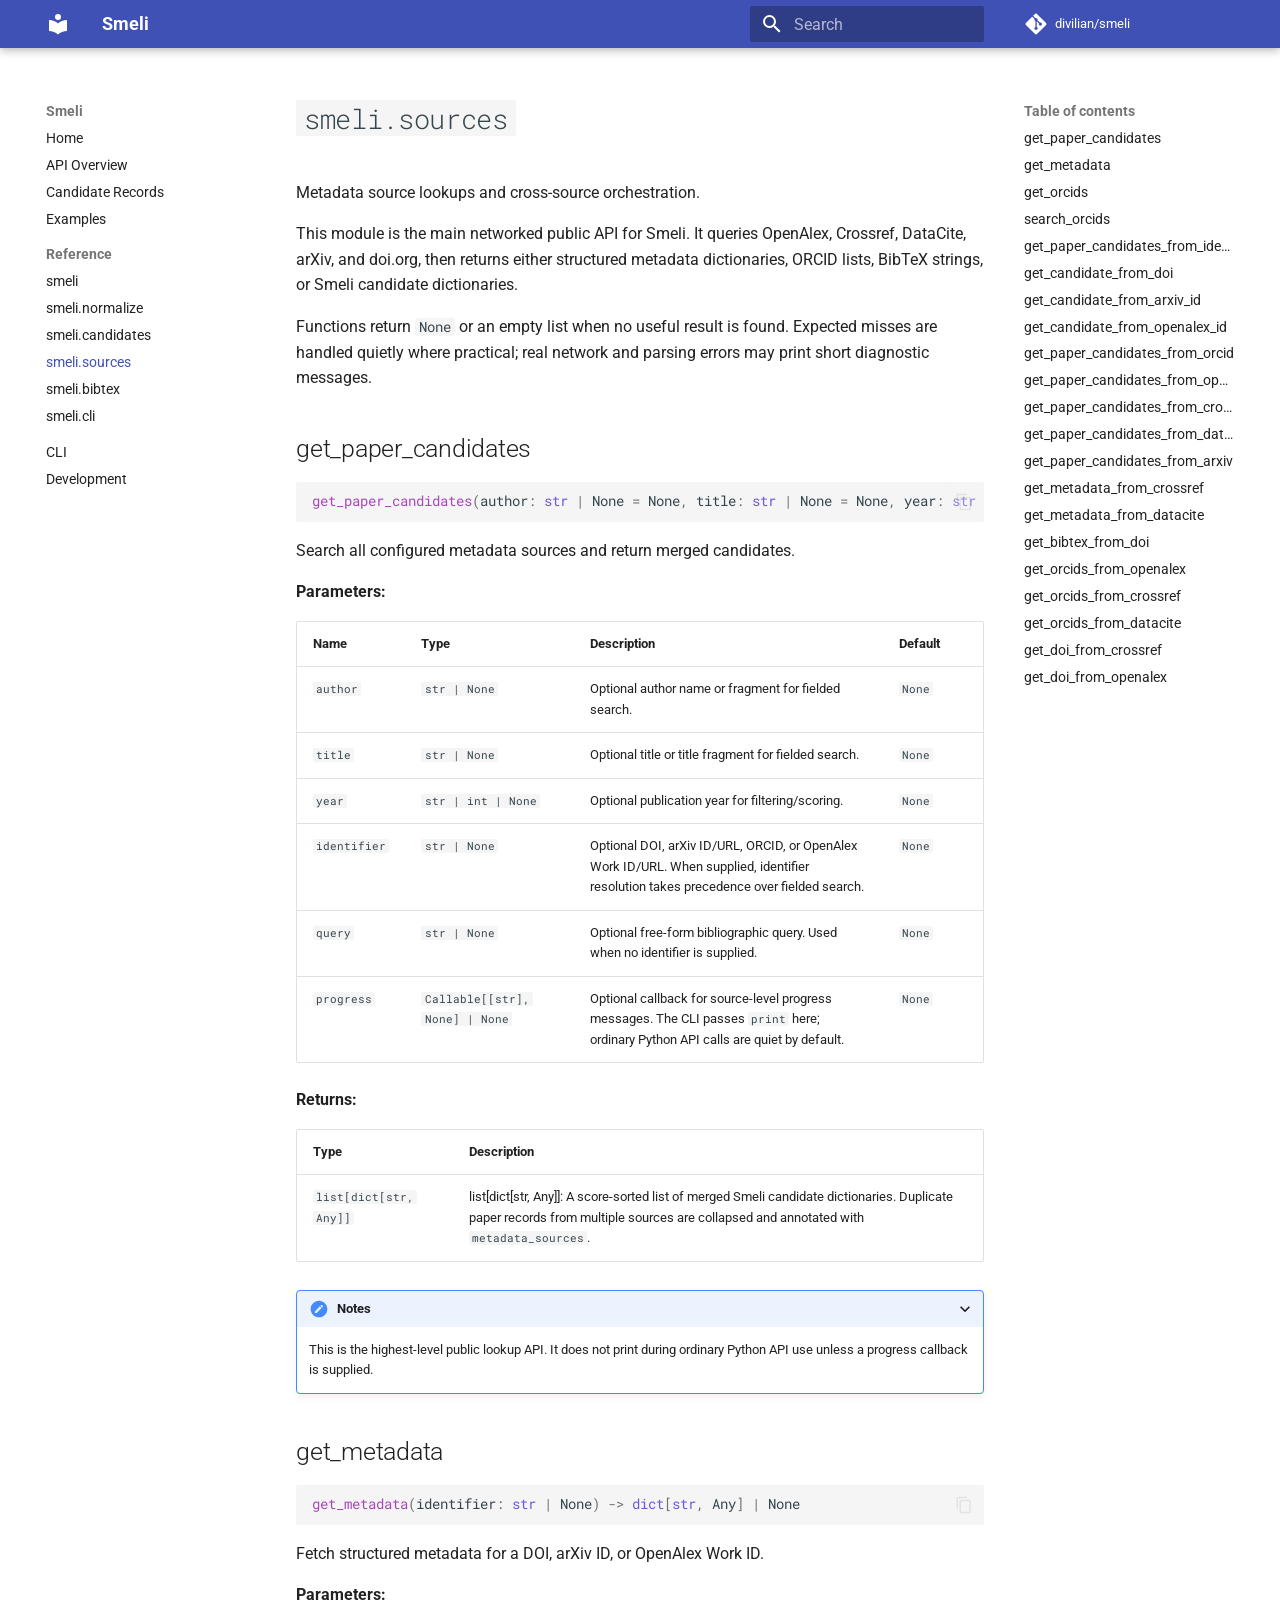
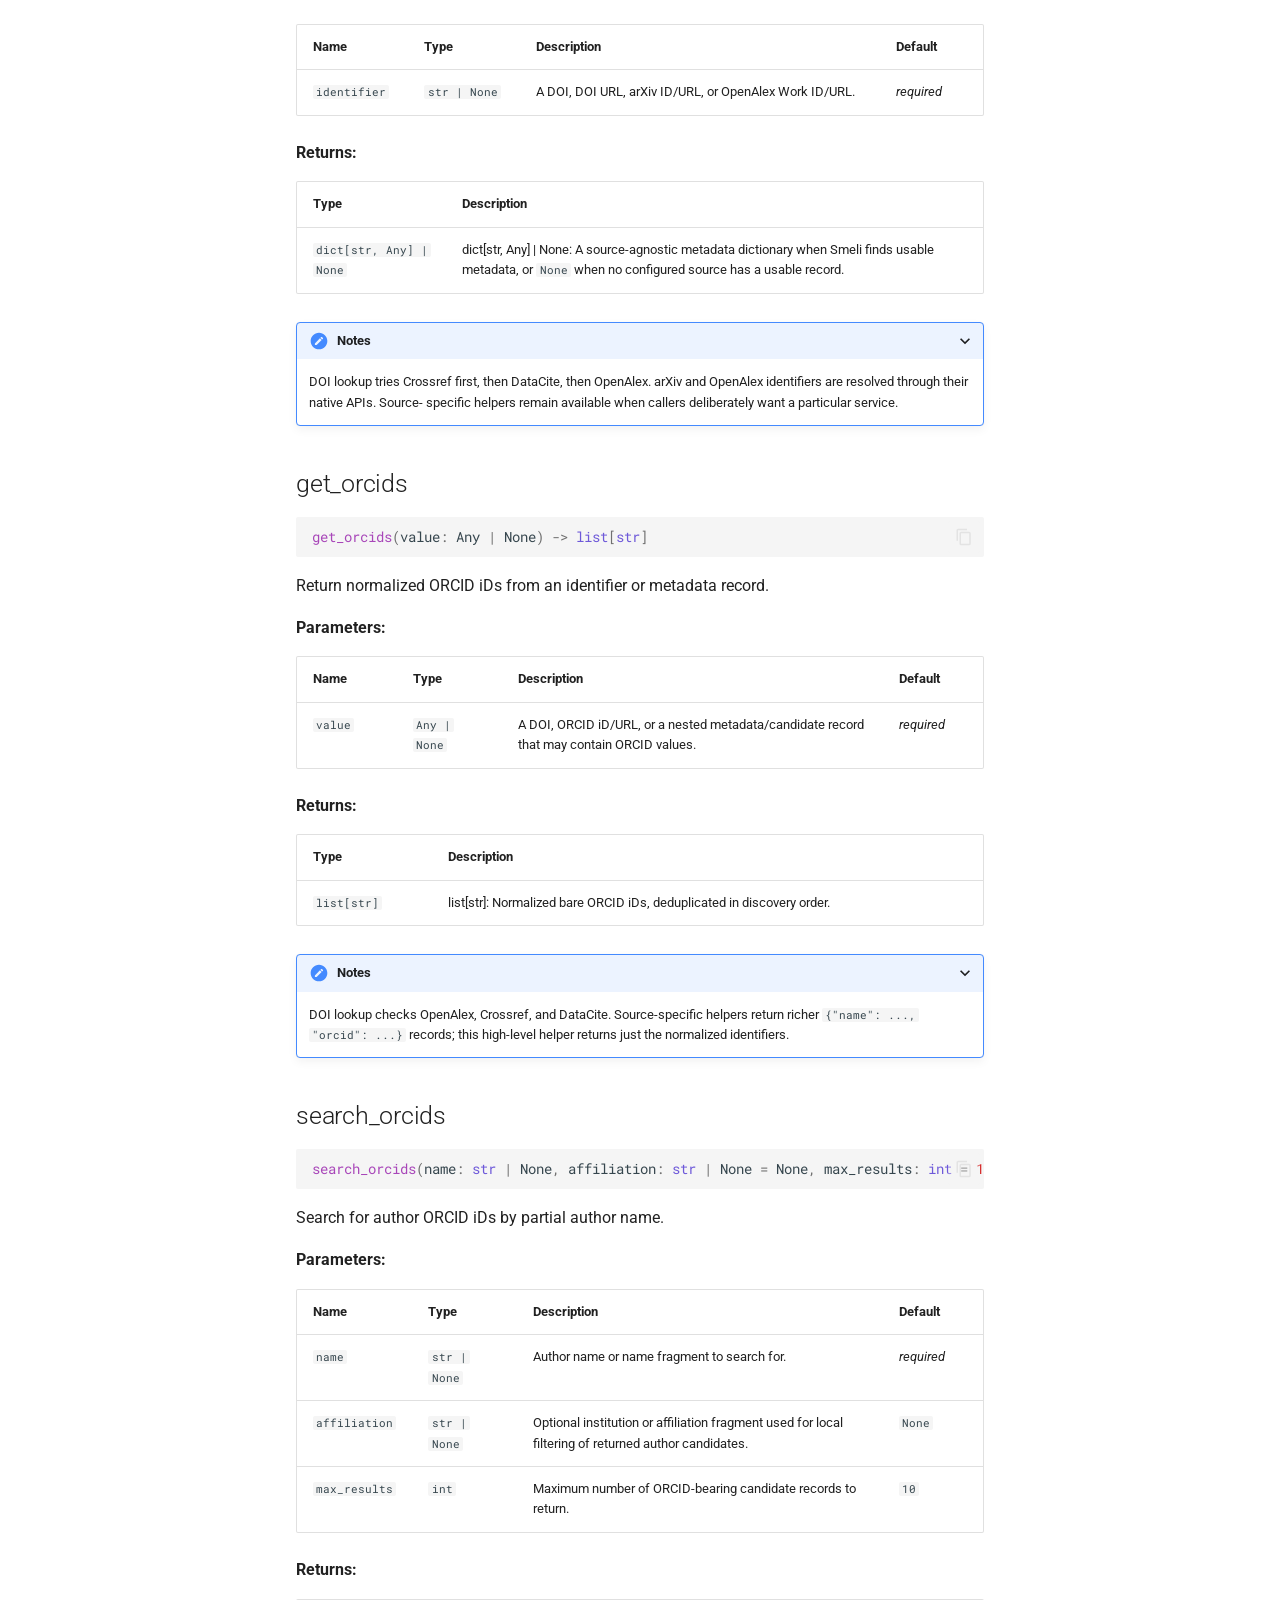
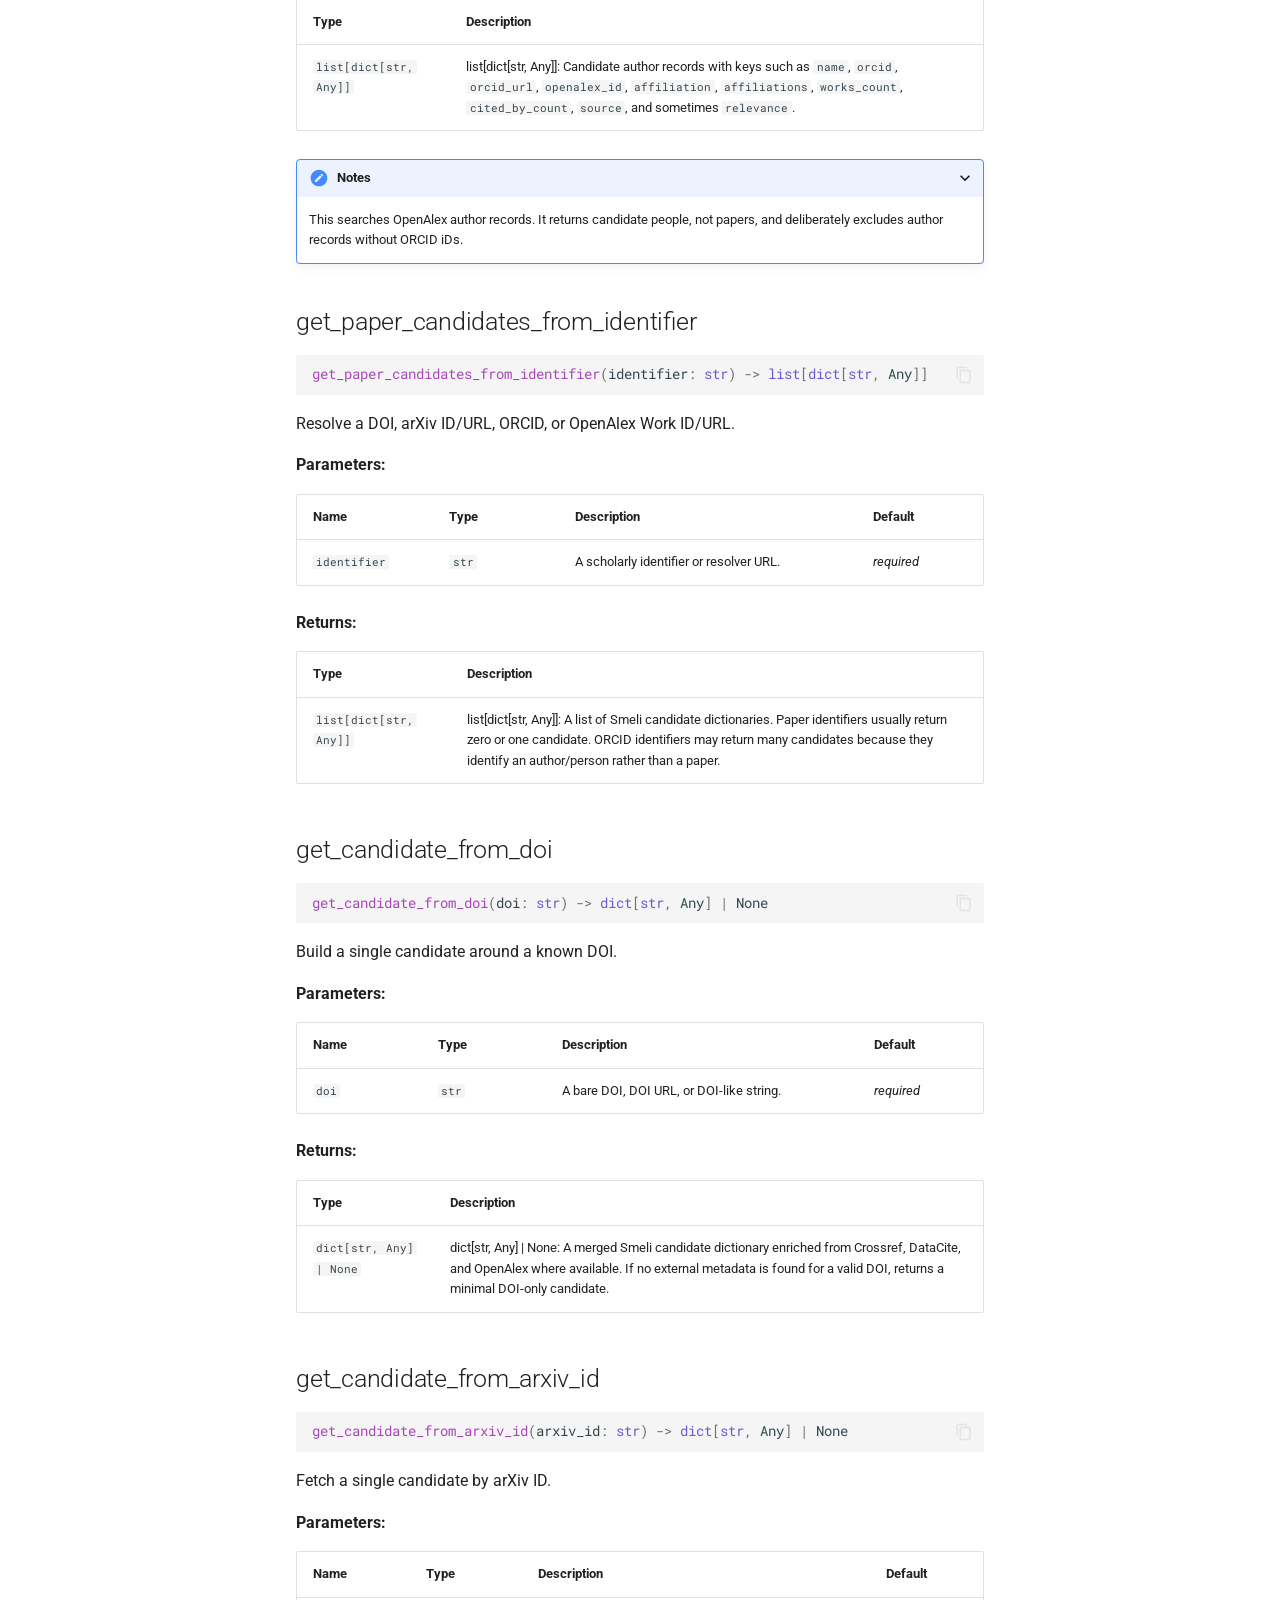
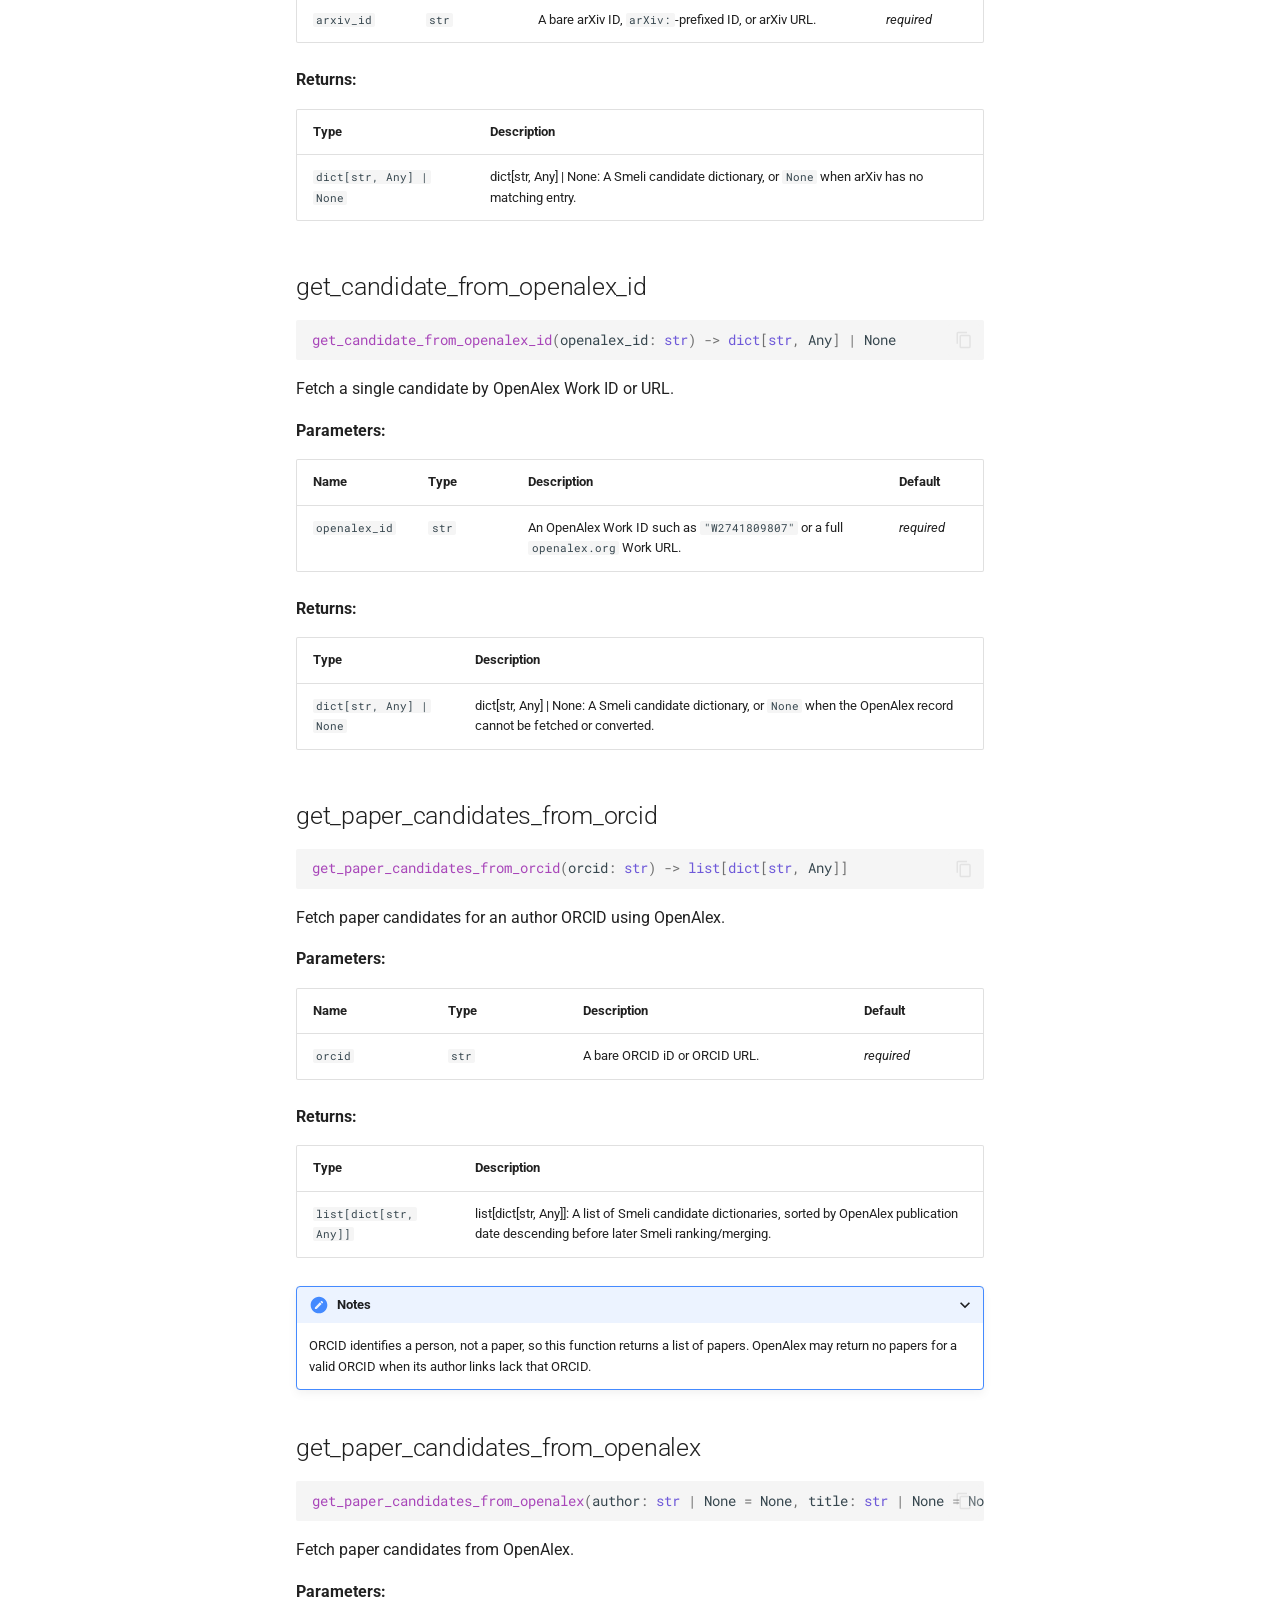
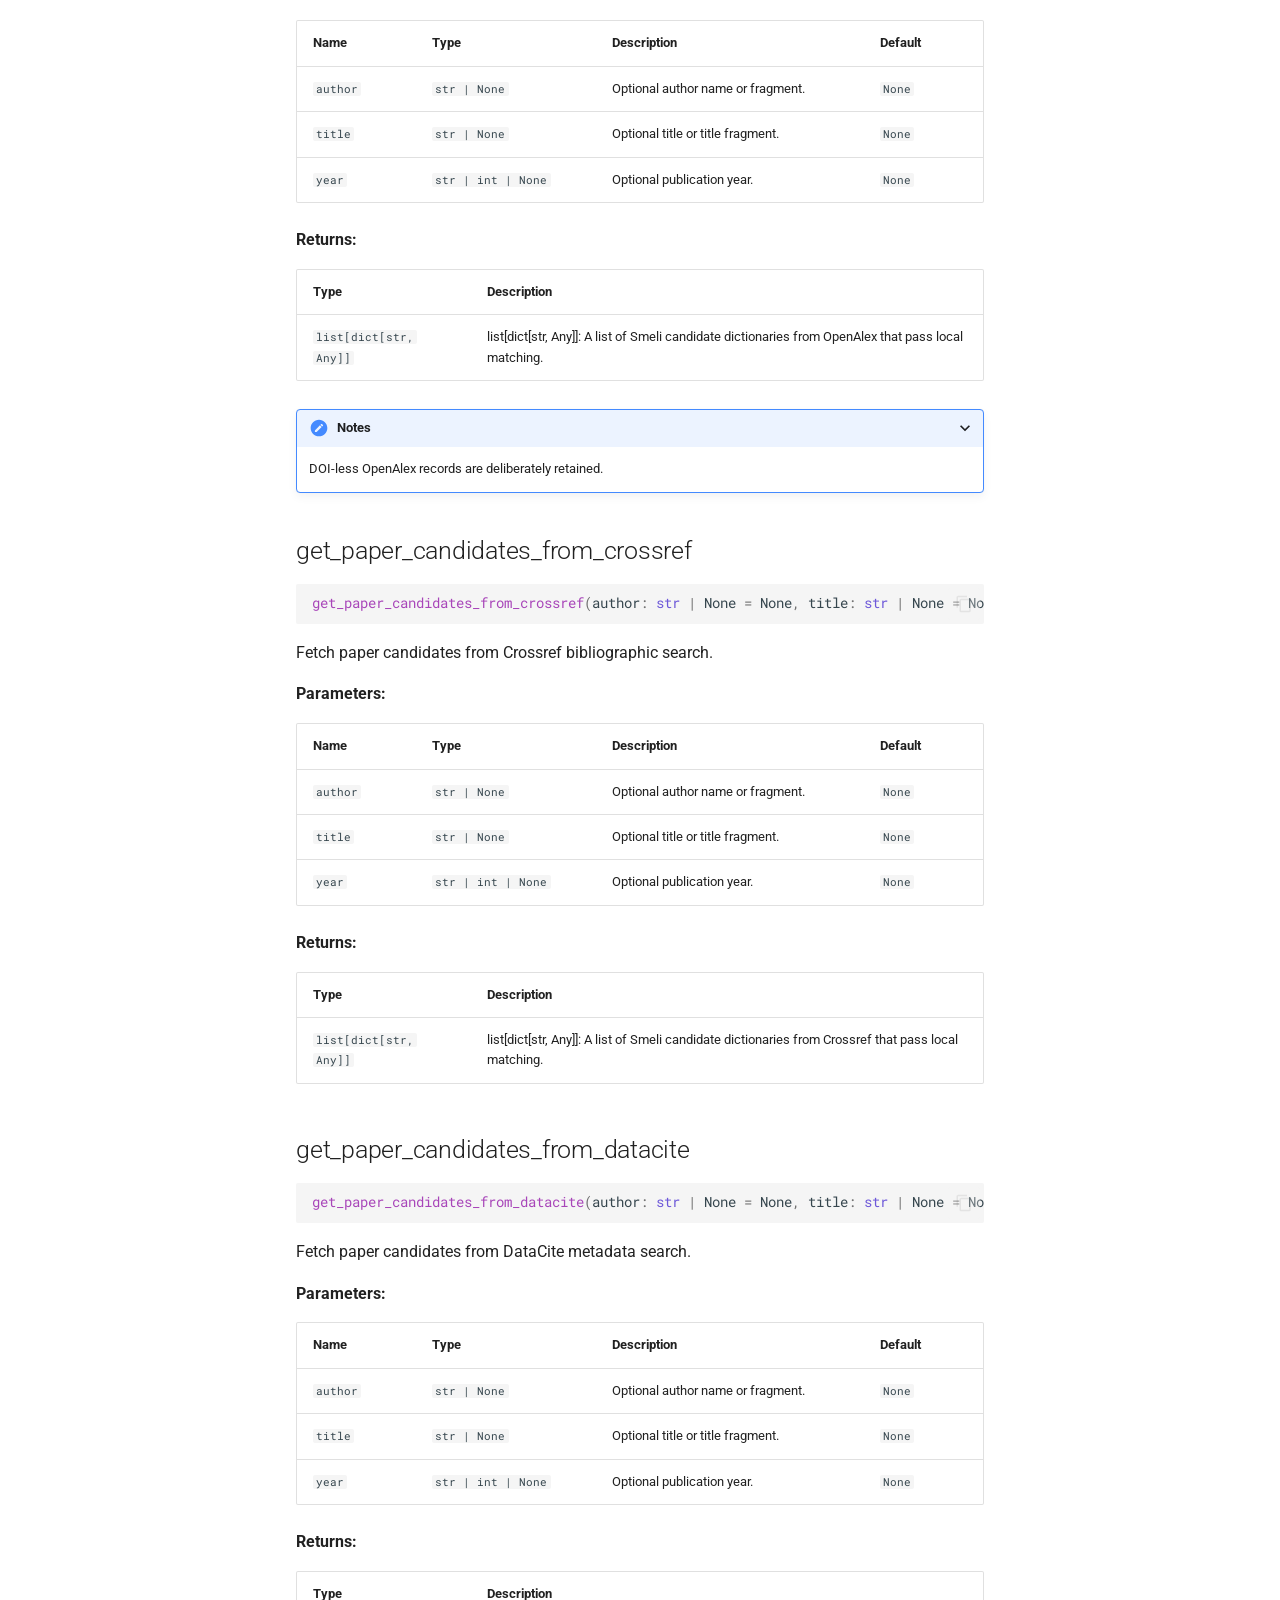
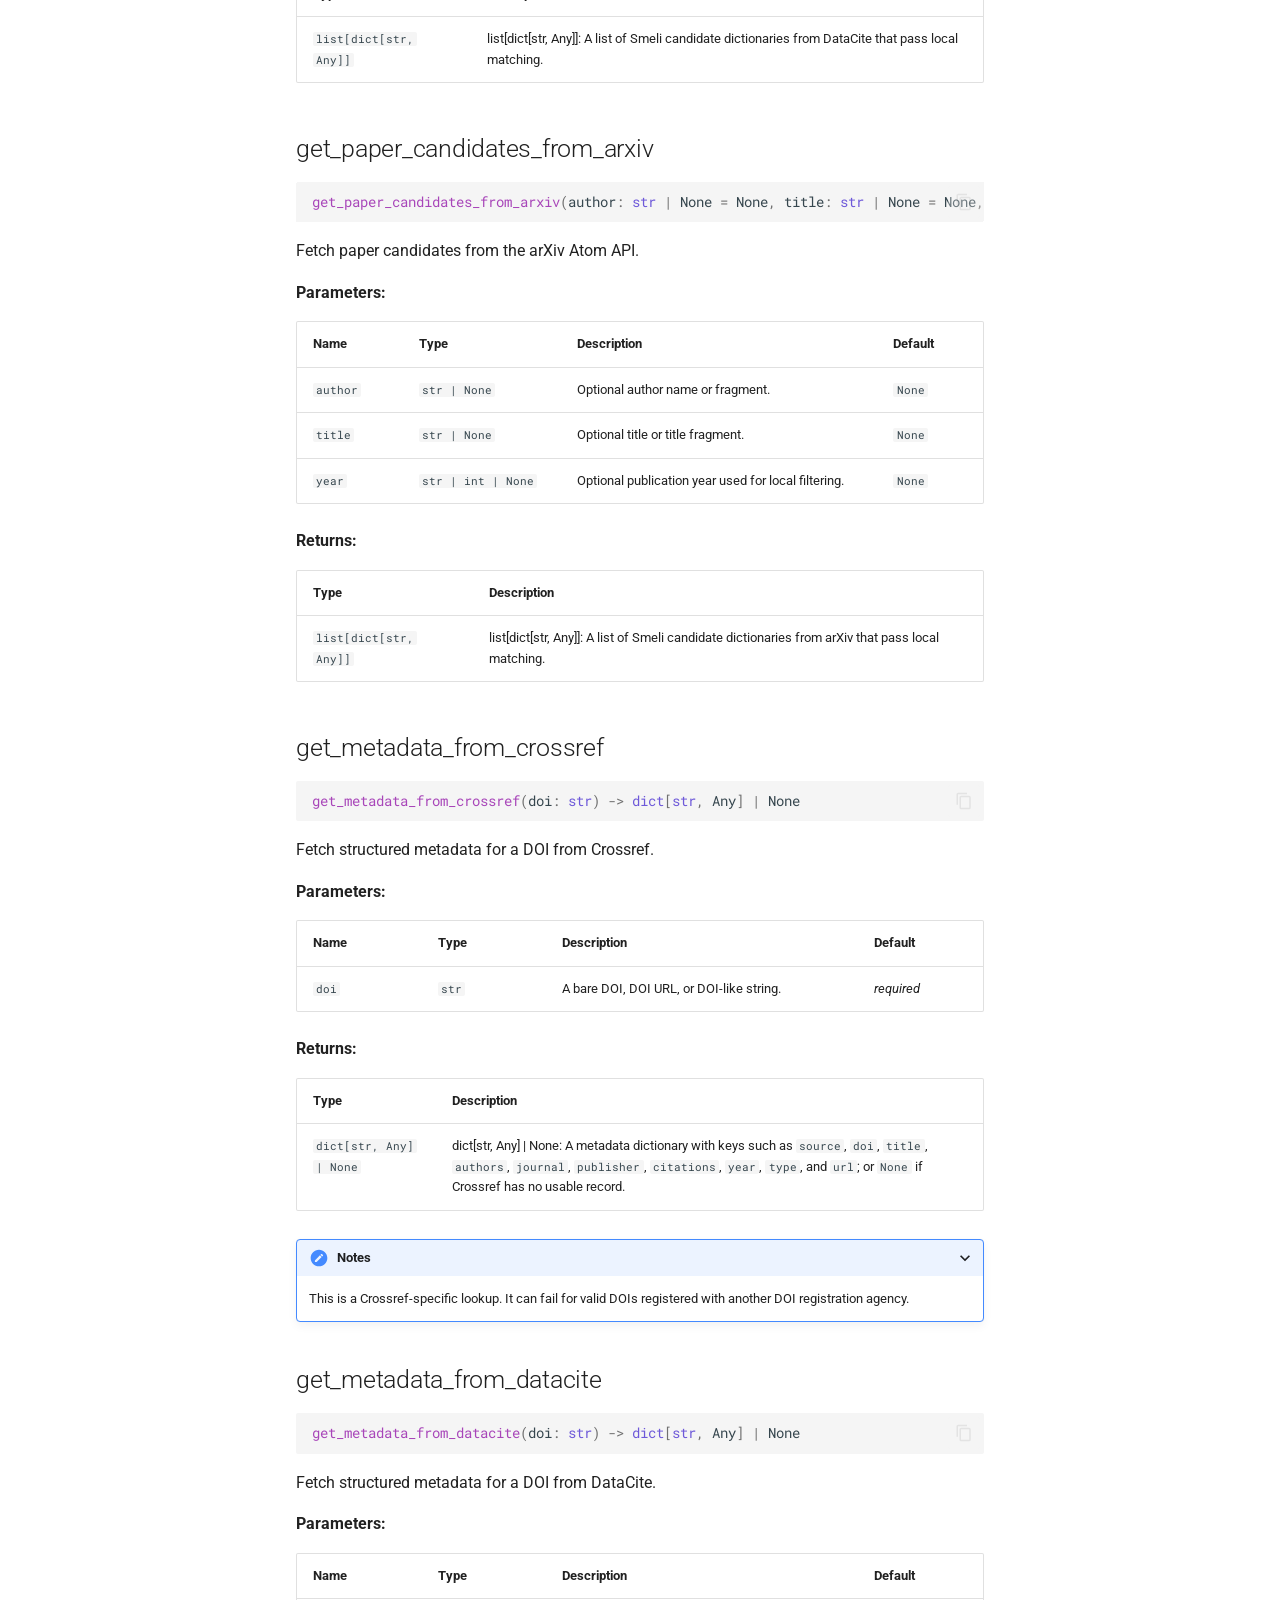
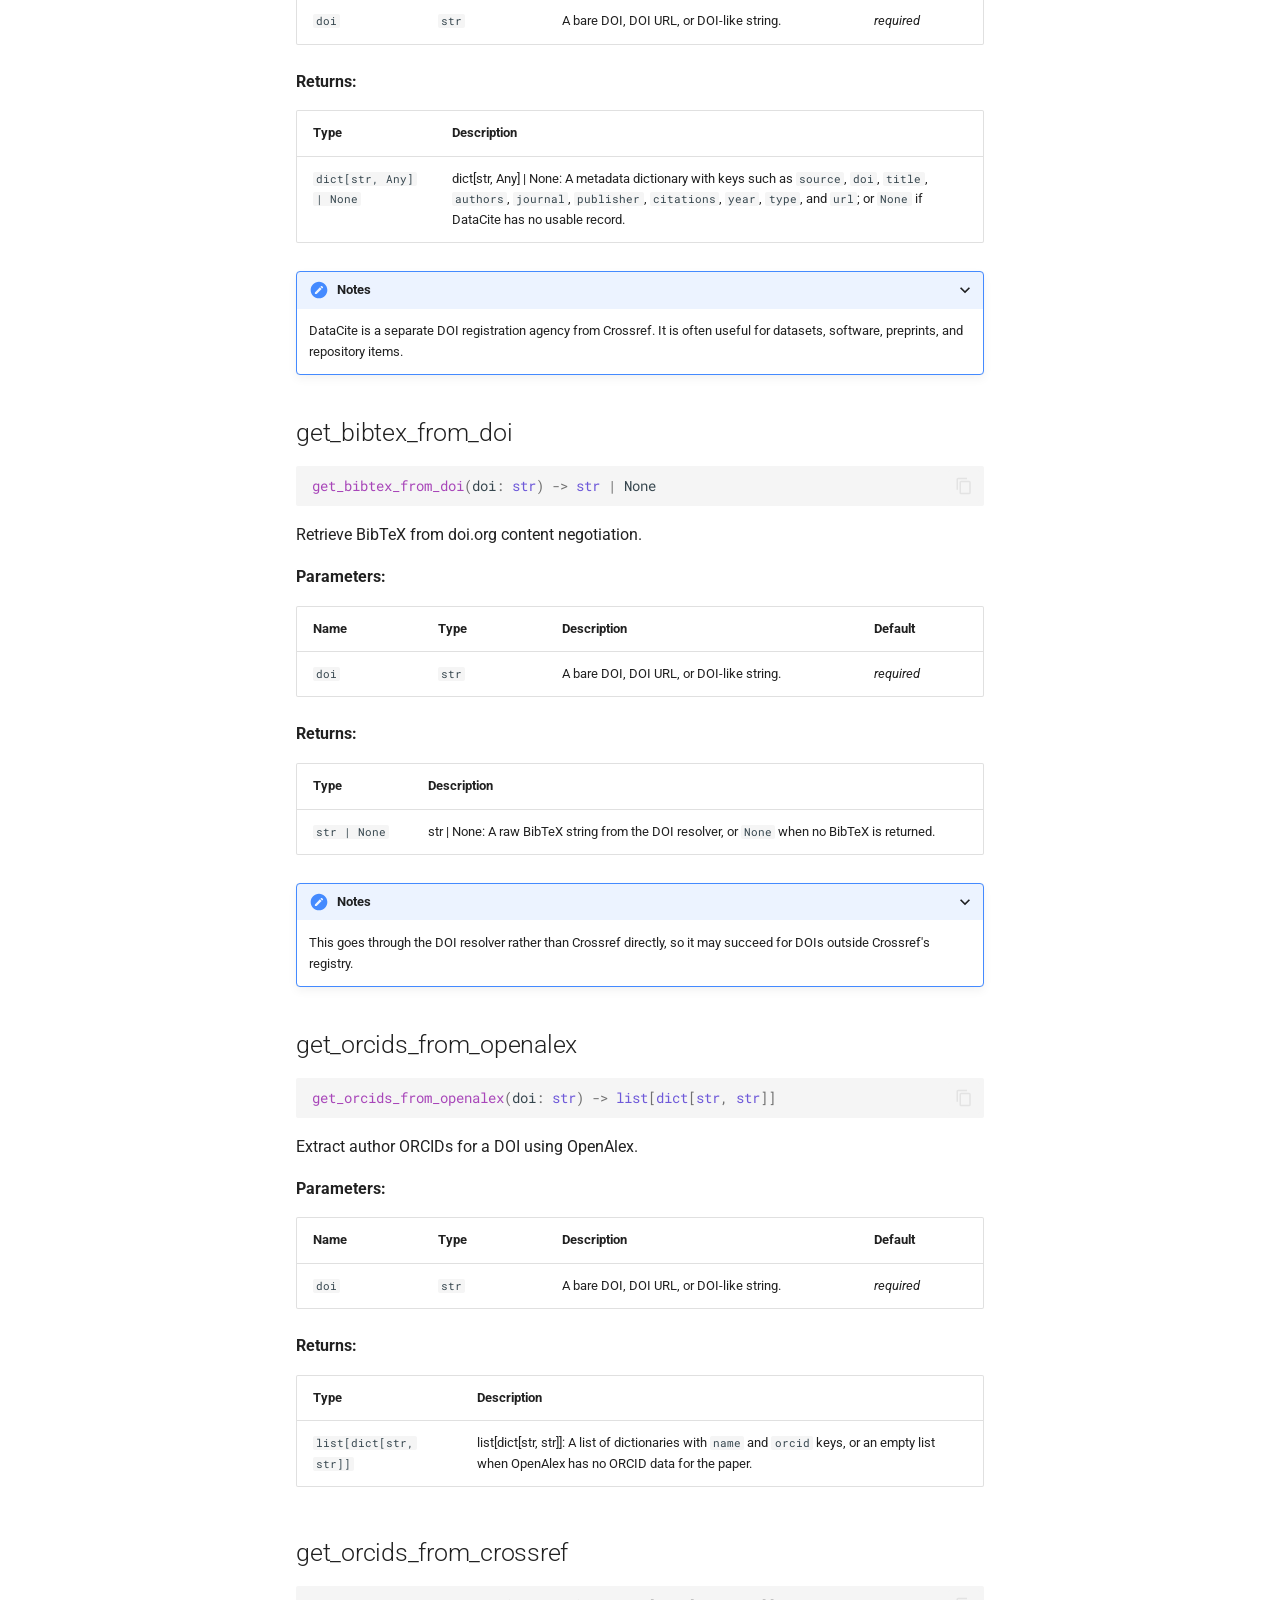
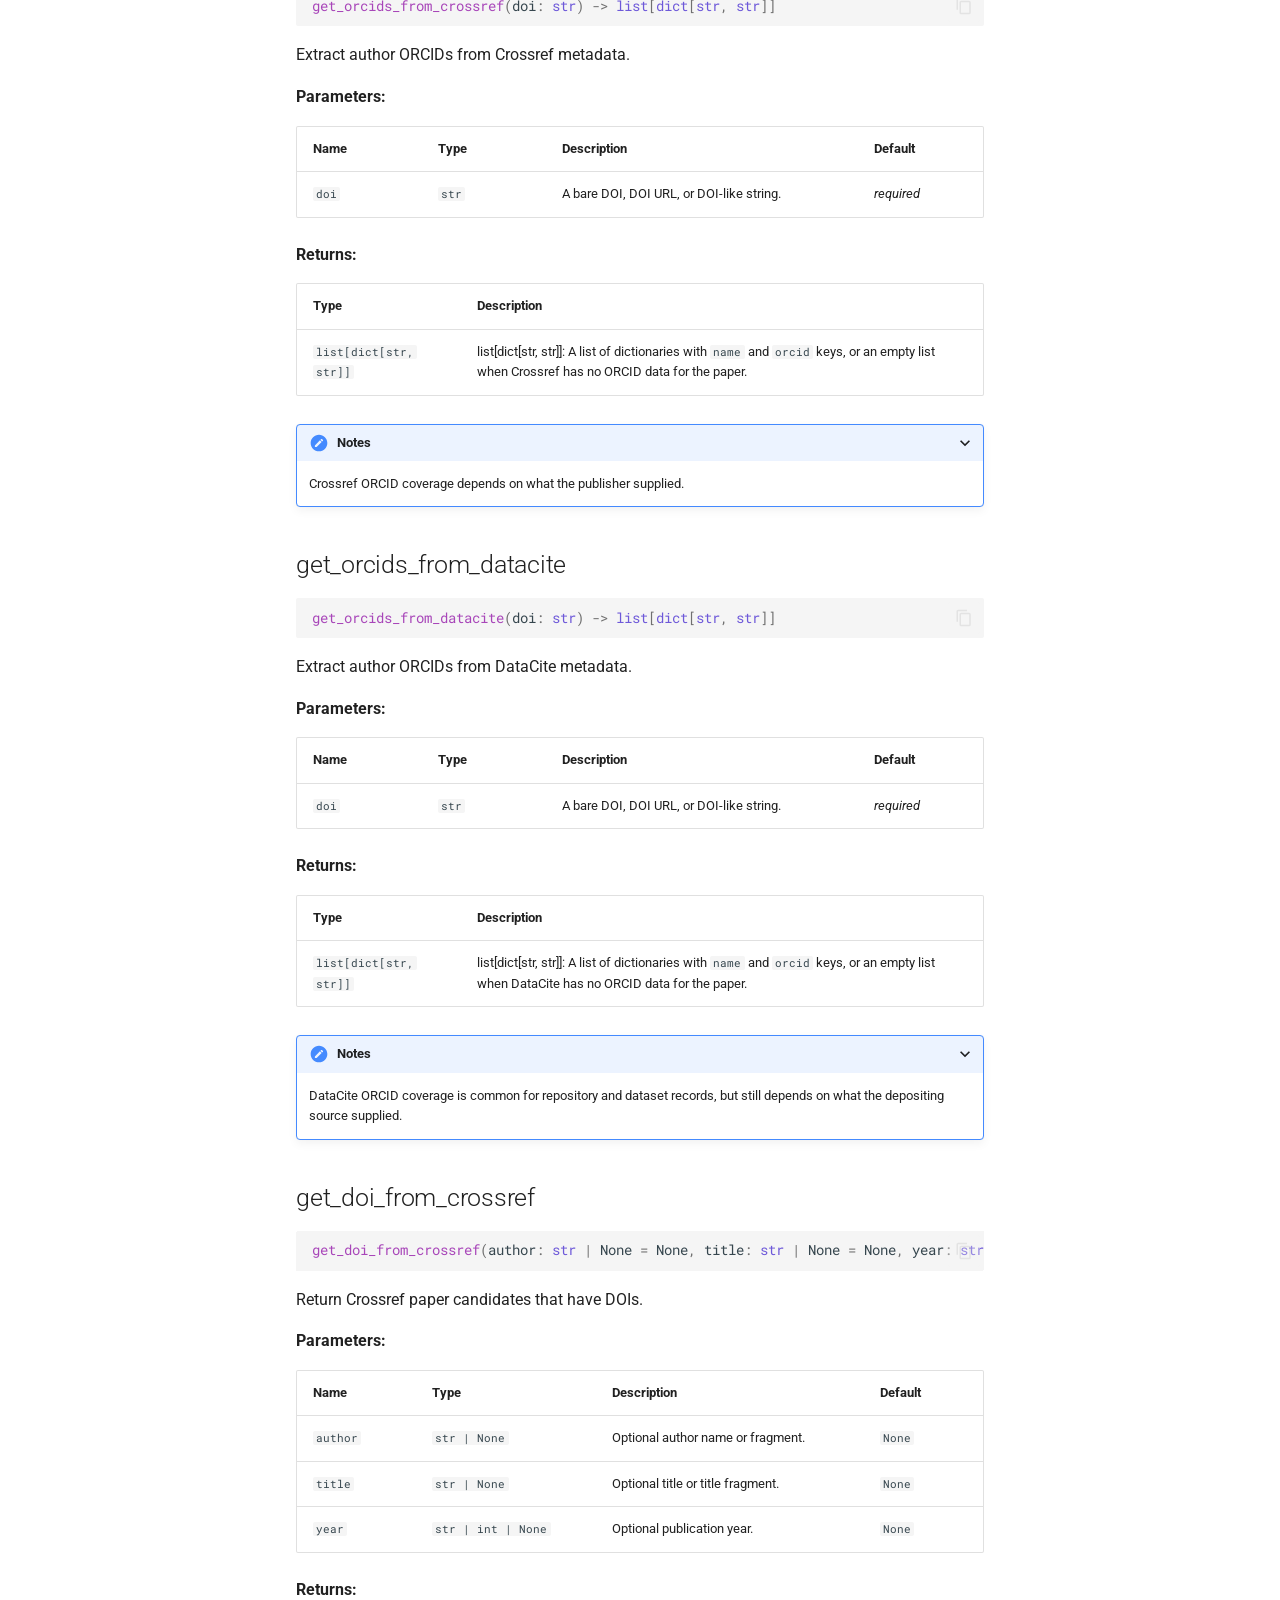
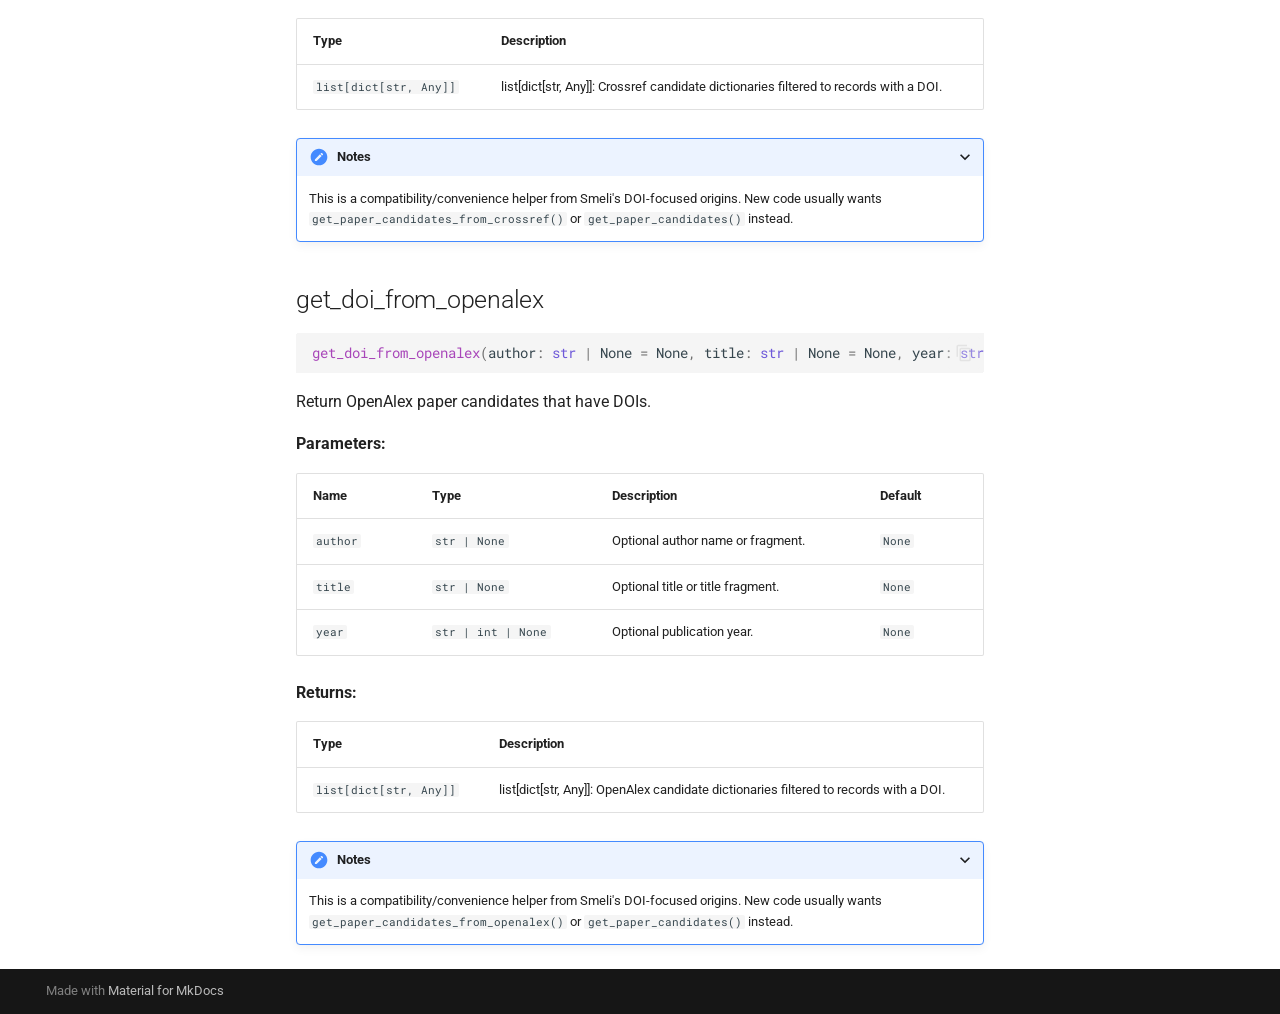
<file: reference/sources/index.html>
<!doctype html>
<html lang="en" class="no-js">
  <head>
    
      <meta charset="utf-8">
      <meta name="viewport" content="width=device-width,initial-scale=1">
      
        <meta name="description" content="Scholarly MEtadata Lookup Interface API documentation">
      
      
      
      
        <link rel="prev" href="../candidates/">
      
      
        <link rel="next" href="../bibtex/">
      
      
        
      
      
      <link rel="icon" href="../../assets/images/favicon.png">
      <meta name="generator" content="mkdocs-1.6.1, mkdocs-material-9.7.6">
    
    
      
        <title>smeli.sources - Smeli</title>
      
    
    
      <link rel="stylesheet" href="../../assets/stylesheets/main.484c7ddc.min.css">
      
      


    
    
      
    
    
      
        
        
        <link rel="preconnect" href="https://fonts.gstatic.com" crossorigin>
        <link rel="stylesheet" href="https://fonts.googleapis.com/css?family=Roboto:300,300i,400,400i,700,700i%7CRoboto+Mono:400,400i,700,700i&display=fallback">
        <style>:root{--md-text-font:"Roboto";--md-code-font:"Roboto Mono"}</style>
      
    
    
      <link rel="stylesheet" href="../../assets/_mkdocstrings.css">
    
      <link rel="stylesheet" href="../../stylesheets/extra.css">
    
    <script>__md_scope=new URL("../..",location),__md_hash=e=>[...e].reduce(((e,_)=>(e<<5)-e+_.charCodeAt(0)),0),__md_get=(e,_=localStorage,t=__md_scope)=>JSON.parse(_.getItem(t.pathname+"."+e)),__md_set=(e,_,t=localStorage,a=__md_scope)=>{try{t.setItem(a.pathname+"."+e,JSON.stringify(_))}catch(e){}}</script>
    
      

    
    
  </head>
  
  
    <body dir="ltr">
  
    
    <input class="md-toggle" data-md-toggle="drawer" type="checkbox" id="__drawer" autocomplete="off">
    <input class="md-toggle" data-md-toggle="search" type="checkbox" id="__search" autocomplete="off">
    <label class="md-overlay" for="__drawer"></label>
    <div data-md-component="skip">
      
        
        <a href="#smelisources" class="md-skip">
          Skip to content
        </a>
      
    </div>
    <div data-md-component="announce">
      
    </div>
    
    
      

  

<header class="md-header md-header--shadow" data-md-component="header">
  <nav class="md-header__inner md-grid" aria-label="Header">
    <a href="../.." title="Smeli" class="md-header__button md-logo" aria-label="Smeli" data-md-component="logo">
      
  
  <svg xmlns="http://www.w3.org/2000/svg" viewBox="0 0 24 24"><path d="M12 8a3 3 0 0 0 3-3 3 3 0 0 0-3-3 3 3 0 0 0-3 3 3 3 0 0 0 3 3m0 3.54C9.64 9.35 6.5 8 3 8v11c3.5 0 6.64 1.35 9 3.54 2.36-2.19 5.5-3.54 9-3.54V8c-3.5 0-6.64 1.35-9 3.54"/></svg>

    </a>
    <label class="md-header__button md-icon" for="__drawer">
      
      <svg xmlns="http://www.w3.org/2000/svg" viewBox="0 0 24 24"><path d="M3 6h18v2H3zm0 5h18v2H3zm0 5h18v2H3z"/></svg>
    </label>
    <div class="md-header__title" data-md-component="header-title">
      <div class="md-header__ellipsis">
        <div class="md-header__topic">
          <span class="md-ellipsis">
            Smeli
          </span>
        </div>
        <div class="md-header__topic" data-md-component="header-topic">
          <span class="md-ellipsis">
            
              smeli.sources
            
          </span>
        </div>
      </div>
    </div>
    
    
      <script>var palette=__md_get("__palette");if(palette&&palette.color){if("(prefers-color-scheme)"===palette.color.media){var media=matchMedia("(prefers-color-scheme: light)"),input=document.querySelector(media.matches?"[data-md-color-media='(prefers-color-scheme: light)']":"[data-md-color-media='(prefers-color-scheme: dark)']");palette.color.media=input.getAttribute("data-md-color-media"),palette.color.scheme=input.getAttribute("data-md-color-scheme"),palette.color.primary=input.getAttribute("data-md-color-primary"),palette.color.accent=input.getAttribute("data-md-color-accent")}for(var[key,value]of Object.entries(palette.color))document.body.setAttribute("data-md-color-"+key,value)}</script>
    
    
    
      
      
        <label class="md-header__button md-icon" for="__search">
          
          <svg xmlns="http://www.w3.org/2000/svg" viewBox="0 0 24 24"><path d="M9.5 3A6.5 6.5 0 0 1 16 9.5c0 1.61-.59 3.09-1.56 4.23l.27.27h.79l5 5-1.5 1.5-5-5v-.79l-.27-.27A6.52 6.52 0 0 1 9.5 16 6.5 6.5 0 0 1 3 9.5 6.5 6.5 0 0 1 9.5 3m0 2C7 5 5 7 5 9.5S7 14 9.5 14 14 12 14 9.5 12 5 9.5 5"/></svg>
        </label>
        <div class="md-search" data-md-component="search" role="dialog">
  <label class="md-search__overlay" for="__search"></label>
  <div class="md-search__inner" role="search">
    <form class="md-search__form" name="search">
      <input type="text" class="md-search__input" name="query" aria-label="Search" placeholder="Search" autocapitalize="off" autocorrect="off" autocomplete="off" spellcheck="false" data-md-component="search-query" required>
      <label class="md-search__icon md-icon" for="__search">
        
        <svg xmlns="http://www.w3.org/2000/svg" viewBox="0 0 24 24"><path d="M9.5 3A6.5 6.5 0 0 1 16 9.5c0 1.61-.59 3.09-1.56 4.23l.27.27h.79l5 5-1.5 1.5-5-5v-.79l-.27-.27A6.52 6.52 0 0 1 9.5 16 6.5 6.5 0 0 1 3 9.5 6.5 6.5 0 0 1 9.5 3m0 2C7 5 5 7 5 9.5S7 14 9.5 14 14 12 14 9.5 12 5 9.5 5"/></svg>
        
        <svg xmlns="http://www.w3.org/2000/svg" viewBox="0 0 24 24"><path d="M20 11v2H8l5.5 5.5-1.42 1.42L4.16 12l7.92-7.92L13.5 5.5 8 11z"/></svg>
      </label>
      <nav class="md-search__options" aria-label="Search">
        
        <button type="reset" class="md-search__icon md-icon" title="Clear" aria-label="Clear" tabindex="-1">
          
          <svg xmlns="http://www.w3.org/2000/svg" viewBox="0 0 24 24"><path d="M19 6.41 17.59 5 12 10.59 6.41 5 5 6.41 10.59 12 5 17.59 6.41 19 12 13.41 17.59 19 19 17.59 13.41 12z"/></svg>
        </button>
      </nav>
      
        <div class="md-search__suggest" data-md-component="search-suggest"></div>
      
    </form>
    <div class="md-search__output">
      <div class="md-search__scrollwrap" tabindex="0" data-md-scrollfix>
        <div class="md-search-result" data-md-component="search-result">
          <div class="md-search-result__meta">
            Initializing search
          </div>
          <ol class="md-search-result__list" role="presentation"></ol>
        </div>
      </div>
    </div>
  </div>
</div>
      
    
    
      <div class="md-header__source">
        <a href="https://github.com/divilian/smeli" title="Go to repository" class="md-source" data-md-component="source">
  <div class="md-source__icon md-icon">
    
    <svg xmlns="http://www.w3.org/2000/svg" viewBox="0 0 448 512"><!--! Font Awesome Free 7.1.0 by @fontawesome - https://fontawesome.com License - https://fontawesome.com/license/free (Icons: CC BY 4.0, Fonts: SIL OFL 1.1, Code: MIT License) Copyright 2025 Fonticons, Inc.--><path d="M439.6 236.1 244 40.5c-5.4-5.5-12.8-8.5-20.4-8.5s-15 3-20.4 8.4L162.5 81l51.5 51.5c27.1-9.1 52.7 16.8 43.4 43.7l49.7 49.7c34.2-11.8 61.2 31 35.5 56.7-26.5 26.5-70.2-2.9-56-37.3L240.3 199v121.9c25.3 12.5 22.3 41.8 9.1 55-6.4 6.4-15.2 10.1-24.3 10.1s-17.8-3.6-24.3-10.1c-17.6-17.6-11.1-46.9 11.2-56v-123c-20.8-8.5-24.6-30.7-18.6-45L142.6 101 8.5 235.1C3 240.6 0 247.9 0 255.5s3 15 8.5 20.4l195.6 195.7c5.4 5.4 12.7 8.4 20.4 8.4s15-3 20.4-8.4l194.7-194.7c5.4-5.4 8.4-12.8 8.4-20.4s-3-15-8.4-20.4"/></svg>
  </div>
  <div class="md-source__repository">
    divilian/smeli
  </div>
</a>
      </div>
    
  </nav>
  
</header>
    
    <div class="md-container" data-md-component="container">
      
      
        
          
        
      
      <main class="md-main" data-md-component="main">
        <div class="md-main__inner md-grid">
          
            
              
              <div class="md-sidebar md-sidebar--primary" data-md-component="sidebar" data-md-type="navigation" >
                <div class="md-sidebar__scrollwrap">
                  <div class="md-sidebar__inner">
                    



<nav class="md-nav md-nav--primary" aria-label="Navigation" data-md-level="0">
  <label class="md-nav__title" for="__drawer">
    <a href="../.." title="Smeli" class="md-nav__button md-logo" aria-label="Smeli" data-md-component="logo">
      
  
  <svg xmlns="http://www.w3.org/2000/svg" viewBox="0 0 24 24"><path d="M12 8a3 3 0 0 0 3-3 3 3 0 0 0-3-3 3 3 0 0 0-3 3 3 3 0 0 0 3 3m0 3.54C9.64 9.35 6.5 8 3 8v11c3.5 0 6.64 1.35 9 3.54 2.36-2.19 5.5-3.54 9-3.54V8c-3.5 0-6.64 1.35-9 3.54"/></svg>

    </a>
    Smeli
  </label>
  
    <div class="md-nav__source">
      <a href="https://github.com/divilian/smeli" title="Go to repository" class="md-source" data-md-component="source">
  <div class="md-source__icon md-icon">
    
    <svg xmlns="http://www.w3.org/2000/svg" viewBox="0 0 448 512"><!--! Font Awesome Free 7.1.0 by @fontawesome - https://fontawesome.com License - https://fontawesome.com/license/free (Icons: CC BY 4.0, Fonts: SIL OFL 1.1, Code: MIT License) Copyright 2025 Fonticons, Inc.--><path d="M439.6 236.1 244 40.5c-5.4-5.5-12.8-8.5-20.4-8.5s-15 3-20.4 8.4L162.5 81l51.5 51.5c27.1-9.1 52.7 16.8 43.4 43.7l49.7 49.7c34.2-11.8 61.2 31 35.5 56.7-26.5 26.5-70.2-2.9-56-37.3L240.3 199v121.9c25.3 12.5 22.3 41.8 9.1 55-6.4 6.4-15.2 10.1-24.3 10.1s-17.8-3.6-24.3-10.1c-17.6-17.6-11.1-46.9 11.2-56v-123c-20.8-8.5-24.6-30.7-18.6-45L142.6 101 8.5 235.1C3 240.6 0 247.9 0 255.5s3 15 8.5 20.4l195.6 195.7c5.4 5.4 12.7 8.4 20.4 8.4s15-3 20.4-8.4l194.7-194.7c5.4-5.4 8.4-12.8 8.4-20.4s-3-15-8.4-20.4"/></svg>
  </div>
  <div class="md-source__repository">
    divilian/smeli
  </div>
</a>
    </div>
  
  <ul class="md-nav__list" data-md-scrollfix>
    
      
      
  
  
  
  
    <li class="md-nav__item">
      <a href="../.." class="md-nav__link">
        
  
  
  <span class="md-ellipsis">
    
  
    Home
  

    
  </span>
  
  

      </a>
    </li>
  

    
      
      
  
  
  
  
    <li class="md-nav__item">
      <a href="../../api/" class="md-nav__link">
        
  
  
  <span class="md-ellipsis">
    
  
    API Overview
  

    
  </span>
  
  

      </a>
    </li>
  

    
      
      
  
  
  
  
    <li class="md-nav__item">
      <a href="../../candidate-records/" class="md-nav__link">
        
  
  
  <span class="md-ellipsis">
    
  
    Candidate Records
  

    
  </span>
  
  

      </a>
    </li>
  

    
      
      
  
  
  
  
    <li class="md-nav__item">
      <a href="../../examples/" class="md-nav__link">
        
  
  
  <span class="md-ellipsis">
    
  
    Examples
  

    
  </span>
  
  

      </a>
    </li>
  

    
      
      
  
  
    
  
  
  
    
    
    
    
      
        
        
      
    
    
    <li class="md-nav__item md-nav__item--active md-nav__item--section md-nav__item--nested">
      
        
        
        <input class="md-nav__toggle md-toggle " type="checkbox" id="__nav_5" checked>
        
          
          <label class="md-nav__link" for="__nav_5" id="__nav_5_label" tabindex="">
            
  
  
  <span class="md-ellipsis">
    
  
    Reference
  

    
  </span>
  
  

            <span class="md-nav__icon md-icon"></span>
          </label>
        
        <nav class="md-nav" data-md-level="1" aria-labelledby="__nav_5_label" aria-expanded="true">
          <label class="md-nav__title" for="__nav_5">
            <span class="md-nav__icon md-icon"></span>
            
  
    Reference
  

          </label>
          <ul class="md-nav__list" data-md-scrollfix>
            
              
                
  
  
  
  
    <li class="md-nav__item">
      <a href="../smeli/" class="md-nav__link">
        
  
  
  <span class="md-ellipsis">
    
  
    smeli
  

    
  </span>
  
  

      </a>
    </li>
  

              
            
              
                
  
  
  
  
    <li class="md-nav__item">
      <a href="../normalize/" class="md-nav__link">
        
  
  
  <span class="md-ellipsis">
    
  
    smeli.normalize
  

    
  </span>
  
  

      </a>
    </li>
  

              
            
              
                
  
  
  
  
    <li class="md-nav__item">
      <a href="../candidates/" class="md-nav__link">
        
  
  
  <span class="md-ellipsis">
    
  
    smeli.candidates
  

    
  </span>
  
  

      </a>
    </li>
  

              
            
              
                
  
  
    
  
  
  
    <li class="md-nav__item md-nav__item--active">
      
      <input class="md-nav__toggle md-toggle" type="checkbox" id="__toc">
      
      
        
      
      
        <label class="md-nav__link md-nav__link--active" for="__toc">
          
  
  
  <span class="md-ellipsis">
    
  
    smeli.sources
  

    
  </span>
  
  

          <span class="md-nav__icon md-icon"></span>
        </label>
      
      <a href="./" class="md-nav__link md-nav__link--active">
        
  
  
  <span class="md-ellipsis">
    
  
    smeli.sources
  

    
  </span>
  
  

      </a>
      
        

<nav class="md-nav md-nav--secondary" aria-label="Table of contents">
  
  
  
    
  
  
    <label class="md-nav__title" for="__toc">
      <span class="md-nav__icon md-icon"></span>
      Table of contents
    </label>
    <ul class="md-nav__list" data-md-component="toc" data-md-scrollfix>
      
        <li class="md-nav__item">
  <a href="#smeli.sources.get_paper_candidates" class="md-nav__link">
    <span class="md-ellipsis">
      
        get_paper_candidates
      
    </span>
  </a>
  
</li>
      
        <li class="md-nav__item">
  <a href="#smeli.sources.get_metadata" class="md-nav__link">
    <span class="md-ellipsis">
      
        get_metadata
      
    </span>
  </a>
  
</li>
      
        <li class="md-nav__item">
  <a href="#smeli.sources.get_orcids" class="md-nav__link">
    <span class="md-ellipsis">
      
        get_orcids
      
    </span>
  </a>
  
</li>
      
        <li class="md-nav__item">
  <a href="#smeli.sources.search_orcids" class="md-nav__link">
    <span class="md-ellipsis">
      
        search_orcids
      
    </span>
  </a>
  
</li>
      
        <li class="md-nav__item">
  <a href="#smeli.sources.get_paper_candidates_from_identifier" class="md-nav__link">
    <span class="md-ellipsis">
      
        get_paper_candidates_from_identifier
      
    </span>
  </a>
  
</li>
      
        <li class="md-nav__item">
  <a href="#smeli.sources.get_candidate_from_doi" class="md-nav__link">
    <span class="md-ellipsis">
      
        get_candidate_from_doi
      
    </span>
  </a>
  
</li>
      
        <li class="md-nav__item">
  <a href="#smeli.sources.get_candidate_from_arxiv_id" class="md-nav__link">
    <span class="md-ellipsis">
      
        get_candidate_from_arxiv_id
      
    </span>
  </a>
  
</li>
      
        <li class="md-nav__item">
  <a href="#smeli.sources.get_candidate_from_openalex_id" class="md-nav__link">
    <span class="md-ellipsis">
      
        get_candidate_from_openalex_id
      
    </span>
  </a>
  
</li>
      
        <li class="md-nav__item">
  <a href="#smeli.sources.get_paper_candidates_from_orcid" class="md-nav__link">
    <span class="md-ellipsis">
      
        get_paper_candidates_from_orcid
      
    </span>
  </a>
  
</li>
      
        <li class="md-nav__item">
  <a href="#smeli.sources.get_paper_candidates_from_openalex" class="md-nav__link">
    <span class="md-ellipsis">
      
        get_paper_candidates_from_openalex
      
    </span>
  </a>
  
</li>
      
        <li class="md-nav__item">
  <a href="#smeli.sources.get_paper_candidates_from_crossref" class="md-nav__link">
    <span class="md-ellipsis">
      
        get_paper_candidates_from_crossref
      
    </span>
  </a>
  
</li>
      
        <li class="md-nav__item">
  <a href="#smeli.sources.get_paper_candidates_from_datacite" class="md-nav__link">
    <span class="md-ellipsis">
      
        get_paper_candidates_from_datacite
      
    </span>
  </a>
  
</li>
      
        <li class="md-nav__item">
  <a href="#smeli.sources.get_paper_candidates_from_arxiv" class="md-nav__link">
    <span class="md-ellipsis">
      
        get_paper_candidates_from_arxiv
      
    </span>
  </a>
  
</li>
      
        <li class="md-nav__item">
  <a href="#smeli.sources.get_metadata_from_crossref" class="md-nav__link">
    <span class="md-ellipsis">
      
        get_metadata_from_crossref
      
    </span>
  </a>
  
</li>
      
        <li class="md-nav__item">
  <a href="#smeli.sources.get_metadata_from_datacite" class="md-nav__link">
    <span class="md-ellipsis">
      
        get_metadata_from_datacite
      
    </span>
  </a>
  
</li>
      
        <li class="md-nav__item">
  <a href="#smeli.sources.get_bibtex_from_doi" class="md-nav__link">
    <span class="md-ellipsis">
      
        get_bibtex_from_doi
      
    </span>
  </a>
  
</li>
      
        <li class="md-nav__item">
  <a href="#smeli.sources.get_orcids_from_openalex" class="md-nav__link">
    <span class="md-ellipsis">
      
        get_orcids_from_openalex
      
    </span>
  </a>
  
</li>
      
        <li class="md-nav__item">
  <a href="#smeli.sources.get_orcids_from_crossref" class="md-nav__link">
    <span class="md-ellipsis">
      
        get_orcids_from_crossref
      
    </span>
  </a>
  
</li>
      
        <li class="md-nav__item">
  <a href="#smeli.sources.get_orcids_from_datacite" class="md-nav__link">
    <span class="md-ellipsis">
      
        get_orcids_from_datacite
      
    </span>
  </a>
  
</li>
      
        <li class="md-nav__item">
  <a href="#smeli.sources.get_doi_from_crossref" class="md-nav__link">
    <span class="md-ellipsis">
      
        get_doi_from_crossref
      
    </span>
  </a>
  
</li>
      
        <li class="md-nav__item">
  <a href="#smeli.sources.get_doi_from_openalex" class="md-nav__link">
    <span class="md-ellipsis">
      
        get_doi_from_openalex
      
    </span>
  </a>
  
</li>
      
    </ul>
  
</nav>
      
    </li>
  

              
            
              
                
  
  
  
  
    <li class="md-nav__item">
      <a href="../bibtex/" class="md-nav__link">
        
  
  
  <span class="md-ellipsis">
    
  
    smeli.bibtex
  

    
  </span>
  
  

      </a>
    </li>
  

              
            
              
                
  
  
  
  
    <li class="md-nav__item">
      <a href="../cli/" class="md-nav__link">
        
  
  
  <span class="md-ellipsis">
    
  
    smeli.cli
  

    
  </span>
  
  

      </a>
    </li>
  

              
            
          </ul>
        </nav>
      
    </li>
  

    
      
      
  
  
  
  
    <li class="md-nav__item">
      <a href="../../cli/" class="md-nav__link">
        
  
  
  <span class="md-ellipsis">
    
  
    CLI
  

    
  </span>
  
  

      </a>
    </li>
  

    
      
      
  
  
  
  
    <li class="md-nav__item">
      <a href="../../development/" class="md-nav__link">
        
  
  
  <span class="md-ellipsis">
    
  
    Development
  

    
  </span>
  
  

      </a>
    </li>
  

    
  </ul>
</nav>
                  </div>
                </div>
              </div>
            
            
              
              <div class="md-sidebar md-sidebar--secondary" data-md-component="sidebar" data-md-type="toc" >
                <div class="md-sidebar__scrollwrap">
                  <div class="md-sidebar__inner">
                    

<nav class="md-nav md-nav--secondary" aria-label="Table of contents">
  
  
  
    
  
  
    <label class="md-nav__title" for="__toc">
      <span class="md-nav__icon md-icon"></span>
      Table of contents
    </label>
    <ul class="md-nav__list" data-md-component="toc" data-md-scrollfix>
      
        <li class="md-nav__item">
  <a href="#smeli.sources.get_paper_candidates" class="md-nav__link">
    <span class="md-ellipsis">
      
        get_paper_candidates
      
    </span>
  </a>
  
</li>
      
        <li class="md-nav__item">
  <a href="#smeli.sources.get_metadata" class="md-nav__link">
    <span class="md-ellipsis">
      
        get_metadata
      
    </span>
  </a>
  
</li>
      
        <li class="md-nav__item">
  <a href="#smeli.sources.get_orcids" class="md-nav__link">
    <span class="md-ellipsis">
      
        get_orcids
      
    </span>
  </a>
  
</li>
      
        <li class="md-nav__item">
  <a href="#smeli.sources.search_orcids" class="md-nav__link">
    <span class="md-ellipsis">
      
        search_orcids
      
    </span>
  </a>
  
</li>
      
        <li class="md-nav__item">
  <a href="#smeli.sources.get_paper_candidates_from_identifier" class="md-nav__link">
    <span class="md-ellipsis">
      
        get_paper_candidates_from_identifier
      
    </span>
  </a>
  
</li>
      
        <li class="md-nav__item">
  <a href="#smeli.sources.get_candidate_from_doi" class="md-nav__link">
    <span class="md-ellipsis">
      
        get_candidate_from_doi
      
    </span>
  </a>
  
</li>
      
        <li class="md-nav__item">
  <a href="#smeli.sources.get_candidate_from_arxiv_id" class="md-nav__link">
    <span class="md-ellipsis">
      
        get_candidate_from_arxiv_id
      
    </span>
  </a>
  
</li>
      
        <li class="md-nav__item">
  <a href="#smeli.sources.get_candidate_from_openalex_id" class="md-nav__link">
    <span class="md-ellipsis">
      
        get_candidate_from_openalex_id
      
    </span>
  </a>
  
</li>
      
        <li class="md-nav__item">
  <a href="#smeli.sources.get_paper_candidates_from_orcid" class="md-nav__link">
    <span class="md-ellipsis">
      
        get_paper_candidates_from_orcid
      
    </span>
  </a>
  
</li>
      
        <li class="md-nav__item">
  <a href="#smeli.sources.get_paper_candidates_from_openalex" class="md-nav__link">
    <span class="md-ellipsis">
      
        get_paper_candidates_from_openalex
      
    </span>
  </a>
  
</li>
      
        <li class="md-nav__item">
  <a href="#smeli.sources.get_paper_candidates_from_crossref" class="md-nav__link">
    <span class="md-ellipsis">
      
        get_paper_candidates_from_crossref
      
    </span>
  </a>
  
</li>
      
        <li class="md-nav__item">
  <a href="#smeli.sources.get_paper_candidates_from_datacite" class="md-nav__link">
    <span class="md-ellipsis">
      
        get_paper_candidates_from_datacite
      
    </span>
  </a>
  
</li>
      
        <li class="md-nav__item">
  <a href="#smeli.sources.get_paper_candidates_from_arxiv" class="md-nav__link">
    <span class="md-ellipsis">
      
        get_paper_candidates_from_arxiv
      
    </span>
  </a>
  
</li>
      
        <li class="md-nav__item">
  <a href="#smeli.sources.get_metadata_from_crossref" class="md-nav__link">
    <span class="md-ellipsis">
      
        get_metadata_from_crossref
      
    </span>
  </a>
  
</li>
      
        <li class="md-nav__item">
  <a href="#smeli.sources.get_metadata_from_datacite" class="md-nav__link">
    <span class="md-ellipsis">
      
        get_metadata_from_datacite
      
    </span>
  </a>
  
</li>
      
        <li class="md-nav__item">
  <a href="#smeli.sources.get_bibtex_from_doi" class="md-nav__link">
    <span class="md-ellipsis">
      
        get_bibtex_from_doi
      
    </span>
  </a>
  
</li>
      
        <li class="md-nav__item">
  <a href="#smeli.sources.get_orcids_from_openalex" class="md-nav__link">
    <span class="md-ellipsis">
      
        get_orcids_from_openalex
      
    </span>
  </a>
  
</li>
      
        <li class="md-nav__item">
  <a href="#smeli.sources.get_orcids_from_crossref" class="md-nav__link">
    <span class="md-ellipsis">
      
        get_orcids_from_crossref
      
    </span>
  </a>
  
</li>
      
        <li class="md-nav__item">
  <a href="#smeli.sources.get_orcids_from_datacite" class="md-nav__link">
    <span class="md-ellipsis">
      
        get_orcids_from_datacite
      
    </span>
  </a>
  
</li>
      
        <li class="md-nav__item">
  <a href="#smeli.sources.get_doi_from_crossref" class="md-nav__link">
    <span class="md-ellipsis">
      
        get_doi_from_crossref
      
    </span>
  </a>
  
</li>
      
        <li class="md-nav__item">
  <a href="#smeli.sources.get_doi_from_openalex" class="md-nav__link">
    <span class="md-ellipsis">
      
        get_doi_from_openalex
      
    </span>
  </a>
  
</li>
      
    </ul>
  
</nav>
                  </div>
                </div>
              </div>
            
          
          
            <div class="md-content" data-md-component="content">
              
              <article class="md-content__inner md-typeset">
                
                  


  
  


<h1 id="smelisources"><code>smeli.sources</code><a class="headerlink" href="#smelisources" title="Permanent link">&para;</a></h1>


<div class="doc doc-object doc-module">




    <div class="doc doc-contents first">

        <p>Metadata source lookups and cross-source orchestration.</p>
<p>This module is the main networked public API for Smeli. It queries OpenAlex,
Crossref, DataCite, arXiv, and doi.org, then returns either structured metadata
dictionaries, ORCID lists, BibTeX strings, or Smeli candidate dictionaries.</p>
<p>Functions return <code>None</code> or an empty list when no useful result is found.
Expected misses are handled quietly where practical; real network and parsing
errors may print short diagnostic messages.</p>










<div class="doc doc-children">










<div class="doc doc-object doc-function">


<h2 id="smeli.sources.get_paper_candidates" class="doc doc-heading">
            <span class="doc doc-object-name doc-function-name">get_paper_candidates</span>


<a href="#smeli.sources.get_paper_candidates" class="headerlink" title="Permanent link">&para;</a></h2>
<div class="doc-signature highlight"><pre><span></span><code><span class="nf">get_paper_candidates</span><span class="p">(</span><span class="n">author</span><span class="p">:</span> <span class="nb">str</span> <span class="o">|</span> <span class="kc">None</span> <span class="o">=</span> <span class="kc">None</span><span class="p">,</span> <span class="n">title</span><span class="p">:</span> <span class="nb">str</span> <span class="o">|</span> <span class="kc">None</span> <span class="o">=</span> <span class="kc">None</span><span class="p">,</span> <span class="n">year</span><span class="p">:</span> <span class="nb">str</span> <span class="o">|</span> <span class="nb">int</span> <span class="o">|</span> <span class="kc">None</span> <span class="o">=</span> <span class="kc">None</span><span class="p">,</span> <span class="n">identifier</span><span class="p">:</span> <span class="nb">str</span> <span class="o">|</span> <span class="kc">None</span> <span class="o">=</span> <span class="kc">None</span><span class="p">,</span> <span class="n">query</span><span class="p">:</span> <span class="nb">str</span> <span class="o">|</span> <span class="kc">None</span> <span class="o">=</span> <span class="kc">None</span><span class="p">,</span> <span class="o">*</span><span class="p">,</span> <span class="n">progress</span><span class="p">:</span> <span class="n">Callable</span><span class="p">[[</span><span class="nb">str</span><span class="p">],</span> <span class="kc">None</span><span class="p">]</span> <span class="o">|</span> <span class="kc">None</span> <span class="o">=</span> <span class="kc">None</span><span class="p">)</span> <span class="o">-&gt;</span> <span class="nb">list</span><span class="p">[</span><span class="nb">dict</span><span class="p">[</span><span class="nb">str</span><span class="p">,</span> <span class="n">Any</span><span class="p">]]</span>
</code></pre></div>

    <div class="doc doc-contents ">

        <p>Search all configured metadata sources and return merged candidates.</p>


<p><span class="doc-section-title">Parameters:</span></p>
    <table>
      <thead>
        <tr>
          <th>Name</th>
          <th>Type</th>
          <th>Description</th>
          <th>Default</th>
        </tr>
      </thead>
      <tbody>
          <tr class="doc-section-item">
            <td>
                <code>author</code>
            </td>
            <td>
                  <code><span title="str">str</span> | None</code>
            </td>
            <td>
              <div class="doc-md-description">
                <p>Optional author name or fragment for fielded search.</p>
              </div>
            </td>
            <td>
                  <code>None</code>
            </td>
          </tr>
          <tr class="doc-section-item">
            <td>
                <code>title</code>
            </td>
            <td>
                  <code><span title="str">str</span> | None</code>
            </td>
            <td>
              <div class="doc-md-description">
                <p>Optional title or title fragment for fielded search.</p>
              </div>
            </td>
            <td>
                  <code>None</code>
            </td>
          </tr>
          <tr class="doc-section-item">
            <td>
                <code>year</code>
            </td>
            <td>
                  <code><span title="str">str</span> | <span title="int">int</span> | None</code>
            </td>
            <td>
              <div class="doc-md-description">
                <p>Optional publication year for filtering/scoring.</p>
              </div>
            </td>
            <td>
                  <code>None</code>
            </td>
          </tr>
          <tr class="doc-section-item">
            <td>
                <code>identifier</code>
            </td>
            <td>
                  <code><span title="str">str</span> | None</code>
            </td>
            <td>
              <div class="doc-md-description">
                <p>Optional DOI, arXiv ID/URL, ORCID, or OpenAlex Work ID/URL. When
supplied, identifier resolution takes precedence over fielded search.</p>
              </div>
            </td>
            <td>
                  <code>None</code>
            </td>
          </tr>
          <tr class="doc-section-item">
            <td>
                <code>query</code>
            </td>
            <td>
                  <code><span title="str">str</span> | None</code>
            </td>
            <td>
              <div class="doc-md-description">
                <p>Optional free-form bibliographic query. Used when no identifier is
supplied.</p>
              </div>
            </td>
            <td>
                  <code>None</code>
            </td>
          </tr>
          <tr class="doc-section-item">
            <td>
                <code>progress</code>
            </td>
            <td>
                  <code><span title="collections.abc.Callable">Callable</span>[[<span title="str">str</span>], None] | None</code>
            </td>
            <td>
              <div class="doc-md-description">
                <p>Optional callback for source-level progress messages. The CLI
passes <code>print</code> here; ordinary Python API calls are quiet by default.</p>
              </div>
            </td>
            <td>
                  <code>None</code>
            </td>
          </tr>
      </tbody>
    </table>


    <p><span class="doc-section-title">Returns:</span></p>
    <table>
      <thead>
        <tr>
          <th>Type</th>
          <th>Description</th>
        </tr>
      </thead>
      <tbody>
          <tr class="doc-section-item">
            <td>
                  <code><span title="list">list</span>[<span title="dict">dict</span>[<span title="str">str</span>, <span title="typing.Any">Any</span>]]</code>
            </td>
            <td>
              <div class="doc-md-description">
                <p>list[dict[str, Any]]: A score-sorted list of merged Smeli candidate
dictionaries. Duplicate paper records from multiple sources are
collapsed and annotated with <code>metadata_sources</code>.</p>
              </div>
            </td>
          </tr>
      </tbody>
    </table>


<details class="notes" open>
  <summary>Notes</summary>
  <p>This is the highest-level public lookup API. It does not print during
ordinary Python API use unless a progress callback is supplied.</p>
</details>

    </div>

</div>

<div class="doc doc-object doc-function">


<h2 id="smeli.sources.get_metadata" class="doc doc-heading">
            <span class="doc doc-object-name doc-function-name">get_metadata</span>


<a href="#smeli.sources.get_metadata" class="headerlink" title="Permanent link">&para;</a></h2>
<div class="doc-signature highlight"><pre><span></span><code><span class="nf">get_metadata</span><span class="p">(</span><span class="n">identifier</span><span class="p">:</span> <span class="nb">str</span> <span class="o">|</span> <span class="kc">None</span><span class="p">)</span> <span class="o">-&gt;</span> <span class="nb">dict</span><span class="p">[</span><span class="nb">str</span><span class="p">,</span> <span class="n">Any</span><span class="p">]</span> <span class="o">|</span> <span class="kc">None</span>
</code></pre></div>

    <div class="doc doc-contents ">

        <p>Fetch structured metadata for a DOI, arXiv ID, or OpenAlex Work ID.</p>


<p><span class="doc-section-title">Parameters:</span></p>
    <table>
      <thead>
        <tr>
          <th>Name</th>
          <th>Type</th>
          <th>Description</th>
          <th>Default</th>
        </tr>
      </thead>
      <tbody>
          <tr class="doc-section-item">
            <td>
                <code>identifier</code>
            </td>
            <td>
                  <code><span title="str">str</span> | None</code>
            </td>
            <td>
              <div class="doc-md-description">
                <p>A DOI, DOI URL, arXiv ID/URL, or OpenAlex Work ID/URL.</p>
              </div>
            </td>
            <td>
                <em>required</em>
            </td>
          </tr>
      </tbody>
    </table>


    <p><span class="doc-section-title">Returns:</span></p>
    <table>
      <thead>
        <tr>
          <th>Type</th>
          <th>Description</th>
        </tr>
      </thead>
      <tbody>
          <tr class="doc-section-item">
            <td>
                  <code><span title="dict">dict</span>[<span title="str">str</span>, <span title="typing.Any">Any</span>] | None</code>
            </td>
            <td>
              <div class="doc-md-description">
                <p>dict[str, Any] | None: A source-agnostic metadata dictionary when Smeli
finds usable metadata, or <code>None</code> when no configured source has a
usable record.</p>
              </div>
            </td>
          </tr>
      </tbody>
    </table>


<details class="notes" open>
  <summary>Notes</summary>
  <p>DOI lookup tries Crossref first, then DataCite, then OpenAlex. arXiv and
OpenAlex identifiers are resolved through their native APIs. Source-
specific helpers remain available when callers deliberately want a
particular service.</p>
</details>

    </div>

</div>

<div class="doc doc-object doc-function">


<h2 id="smeli.sources.get_orcids" class="doc doc-heading">
            <span class="doc doc-object-name doc-function-name">get_orcids</span>


<a href="#smeli.sources.get_orcids" class="headerlink" title="Permanent link">&para;</a></h2>
<div class="doc-signature highlight"><pre><span></span><code><span class="nf">get_orcids</span><span class="p">(</span><span class="n">value</span><span class="p">:</span> <span class="n">Any</span> <span class="o">|</span> <span class="kc">None</span><span class="p">)</span> <span class="o">-&gt;</span> <span class="nb">list</span><span class="p">[</span><span class="nb">str</span><span class="p">]</span>
</code></pre></div>

    <div class="doc doc-contents ">

        <p>Return normalized ORCID iDs from an identifier or metadata record.</p>


<p><span class="doc-section-title">Parameters:</span></p>
    <table>
      <thead>
        <tr>
          <th>Name</th>
          <th>Type</th>
          <th>Description</th>
          <th>Default</th>
        </tr>
      </thead>
      <tbody>
          <tr class="doc-section-item">
            <td>
                <code>value</code>
            </td>
            <td>
                  <code><span title="typing.Any">Any</span> | None</code>
            </td>
            <td>
              <div class="doc-md-description">
                <p>A DOI, ORCID iD/URL, or a nested metadata/candidate record that
may contain ORCID values.</p>
              </div>
            </td>
            <td>
                <em>required</em>
            </td>
          </tr>
      </tbody>
    </table>


    <p><span class="doc-section-title">Returns:</span></p>
    <table>
      <thead>
        <tr>
          <th>Type</th>
          <th>Description</th>
        </tr>
      </thead>
      <tbody>
          <tr class="doc-section-item">
            <td>
                  <code><span title="list">list</span>[<span title="str">str</span>]</code>
            </td>
            <td>
              <div class="doc-md-description">
                <p>list[str]: Normalized bare ORCID iDs, deduplicated in discovery order.</p>
              </div>
            </td>
          </tr>
      </tbody>
    </table>


<details class="notes" open>
  <summary>Notes</summary>
  <p>DOI lookup checks OpenAlex, Crossref, and DataCite. Source-specific
helpers return richer <code>{"name": ..., "orcid": ...}</code> records; this
high-level helper returns just the normalized identifiers.</p>
</details>

    </div>

</div>

<div class="doc doc-object doc-function">


<h2 id="smeli.sources.search_orcids" class="doc doc-heading">
            <span class="doc doc-object-name doc-function-name">search_orcids</span>


<a href="#smeli.sources.search_orcids" class="headerlink" title="Permanent link">&para;</a></h2>
<div class="doc-signature highlight"><pre><span></span><code><span class="nf">search_orcids</span><span class="p">(</span><span class="n">name</span><span class="p">:</span> <span class="nb">str</span> <span class="o">|</span> <span class="kc">None</span><span class="p">,</span> <span class="n">affiliation</span><span class="p">:</span> <span class="nb">str</span> <span class="o">|</span> <span class="kc">None</span> <span class="o">=</span> <span class="kc">None</span><span class="p">,</span> <span class="n">max_results</span><span class="p">:</span> <span class="nb">int</span> <span class="o">=</span> <span class="mi">10</span><span class="p">)</span> <span class="o">-&gt;</span> <span class="nb">list</span><span class="p">[</span><span class="nb">dict</span><span class="p">[</span><span class="nb">str</span><span class="p">,</span> <span class="n">Any</span><span class="p">]]</span>
</code></pre></div>

    <div class="doc doc-contents ">

        <p>Search for author ORCID iDs by partial author name.</p>


<p><span class="doc-section-title">Parameters:</span></p>
    <table>
      <thead>
        <tr>
          <th>Name</th>
          <th>Type</th>
          <th>Description</th>
          <th>Default</th>
        </tr>
      </thead>
      <tbody>
          <tr class="doc-section-item">
            <td>
                <code>name</code>
            </td>
            <td>
                  <code><span title="str">str</span> | None</code>
            </td>
            <td>
              <div class="doc-md-description">
                <p>Author name or name fragment to search for.</p>
              </div>
            </td>
            <td>
                <em>required</em>
            </td>
          </tr>
          <tr class="doc-section-item">
            <td>
                <code>affiliation</code>
            </td>
            <td>
                  <code><span title="str">str</span> | None</code>
            </td>
            <td>
              <div class="doc-md-description">
                <p>Optional institution or affiliation fragment used for
local filtering of returned author candidates.</p>
              </div>
            </td>
            <td>
                  <code>None</code>
            </td>
          </tr>
          <tr class="doc-section-item">
            <td>
                <code>max_results</code>
            </td>
            <td>
                  <code><span title="int">int</span></code>
            </td>
            <td>
              <div class="doc-md-description">
                <p>Maximum number of ORCID-bearing candidate records to
return.</p>
              </div>
            </td>
            <td>
                  <code>10</code>
            </td>
          </tr>
      </tbody>
    </table>


    <p><span class="doc-section-title">Returns:</span></p>
    <table>
      <thead>
        <tr>
          <th>Type</th>
          <th>Description</th>
        </tr>
      </thead>
      <tbody>
          <tr class="doc-section-item">
            <td>
                  <code><span title="list">list</span>[<span title="dict">dict</span>[<span title="str">str</span>, <span title="typing.Any">Any</span>]]</code>
            </td>
            <td>
              <div class="doc-md-description">
                <p>list[dict[str, Any]]: Candidate author records with keys such as
<code>name</code>, <code>orcid</code>, <code>orcid_url</code>, <code>openalex_id</code>,
<code>affiliation</code>, <code>affiliations</code>, <code>works_count</code>,
<code>cited_by_count</code>, <code>source</code>, and sometimes <code>relevance</code>.</p>
              </div>
            </td>
          </tr>
      </tbody>
    </table>


<details class="notes" open>
  <summary>Notes</summary>
  <p>This searches OpenAlex author records. It returns candidate people, not
papers, and deliberately excludes author records without ORCID iDs.</p>
</details>

    </div>

</div>

<div class="doc doc-object doc-function">


<h2 id="smeli.sources.get_paper_candidates_from_identifier" class="doc doc-heading">
            <span class="doc doc-object-name doc-function-name">get_paper_candidates_from_identifier</span>


<a href="#smeli.sources.get_paper_candidates_from_identifier" class="headerlink" title="Permanent link">&para;</a></h2>
<div class="doc-signature highlight"><pre><span></span><code><span class="nf">get_paper_candidates_from_identifier</span><span class="p">(</span><span class="n">identifier</span><span class="p">:</span> <span class="nb">str</span><span class="p">)</span> <span class="o">-&gt;</span> <span class="nb">list</span><span class="p">[</span><span class="nb">dict</span><span class="p">[</span><span class="nb">str</span><span class="p">,</span> <span class="n">Any</span><span class="p">]]</span>
</code></pre></div>

    <div class="doc doc-contents ">

        <p>Resolve a DOI, arXiv ID/URL, ORCID, or OpenAlex Work ID/URL.</p>


<p><span class="doc-section-title">Parameters:</span></p>
    <table>
      <thead>
        <tr>
          <th>Name</th>
          <th>Type</th>
          <th>Description</th>
          <th>Default</th>
        </tr>
      </thead>
      <tbody>
          <tr class="doc-section-item">
            <td>
                <code>identifier</code>
            </td>
            <td>
                  <code><span title="str">str</span></code>
            </td>
            <td>
              <div class="doc-md-description">
                <p>A scholarly identifier or resolver URL.</p>
              </div>
            </td>
            <td>
                <em>required</em>
            </td>
          </tr>
      </tbody>
    </table>


    <p><span class="doc-section-title">Returns:</span></p>
    <table>
      <thead>
        <tr>
          <th>Type</th>
          <th>Description</th>
        </tr>
      </thead>
      <tbody>
          <tr class="doc-section-item">
            <td>
                  <code><span title="list">list</span>[<span title="dict">dict</span>[<span title="str">str</span>, <span title="typing.Any">Any</span>]]</code>
            </td>
            <td>
              <div class="doc-md-description">
                <p>list[dict[str, Any]]: A list of Smeli candidate dictionaries. Paper
identifiers usually return zero or one candidate. ORCID identifiers may
return many candidates because they identify an author/person rather
than a paper.</p>
              </div>
            </td>
          </tr>
      </tbody>
    </table>


    </div>

</div>

<div class="doc doc-object doc-function">


<h2 id="smeli.sources.get_candidate_from_doi" class="doc doc-heading">
            <span class="doc doc-object-name doc-function-name">get_candidate_from_doi</span>


<a href="#smeli.sources.get_candidate_from_doi" class="headerlink" title="Permanent link">&para;</a></h2>
<div class="doc-signature highlight"><pre><span></span><code><span class="nf">get_candidate_from_doi</span><span class="p">(</span><span class="n">doi</span><span class="p">:</span> <span class="nb">str</span><span class="p">)</span> <span class="o">-&gt;</span> <span class="nb">dict</span><span class="p">[</span><span class="nb">str</span><span class="p">,</span> <span class="n">Any</span><span class="p">]</span> <span class="o">|</span> <span class="kc">None</span>
</code></pre></div>

    <div class="doc doc-contents ">

        <p>Build a single candidate around a known DOI.</p>


<p><span class="doc-section-title">Parameters:</span></p>
    <table>
      <thead>
        <tr>
          <th>Name</th>
          <th>Type</th>
          <th>Description</th>
          <th>Default</th>
        </tr>
      </thead>
      <tbody>
          <tr class="doc-section-item">
            <td>
                <code>doi</code>
            </td>
            <td>
                  <code><span title="str">str</span></code>
            </td>
            <td>
              <div class="doc-md-description">
                <p>A bare DOI, DOI URL, or DOI-like string.</p>
              </div>
            </td>
            <td>
                <em>required</em>
            </td>
          </tr>
      </tbody>
    </table>


    <p><span class="doc-section-title">Returns:</span></p>
    <table>
      <thead>
        <tr>
          <th>Type</th>
          <th>Description</th>
        </tr>
      </thead>
      <tbody>
          <tr class="doc-section-item">
            <td>
                  <code><span title="dict">dict</span>[<span title="str">str</span>, <span title="typing.Any">Any</span>] | None</code>
            </td>
            <td>
              <div class="doc-md-description">
                <p>dict[str, Any] | None: A merged Smeli candidate dictionary enriched from
Crossref, DataCite, and OpenAlex where available. If no external
metadata is found for a valid DOI, returns a minimal DOI-only candidate.</p>
              </div>
            </td>
          </tr>
      </tbody>
    </table>


    </div>

</div>

<div class="doc doc-object doc-function">


<h2 id="smeli.sources.get_candidate_from_arxiv_id" class="doc doc-heading">
            <span class="doc doc-object-name doc-function-name">get_candidate_from_arxiv_id</span>


<a href="#smeli.sources.get_candidate_from_arxiv_id" class="headerlink" title="Permanent link">&para;</a></h2>
<div class="doc-signature highlight"><pre><span></span><code><span class="nf">get_candidate_from_arxiv_id</span><span class="p">(</span><span class="n">arxiv_id</span><span class="p">:</span> <span class="nb">str</span><span class="p">)</span> <span class="o">-&gt;</span> <span class="nb">dict</span><span class="p">[</span><span class="nb">str</span><span class="p">,</span> <span class="n">Any</span><span class="p">]</span> <span class="o">|</span> <span class="kc">None</span>
</code></pre></div>

    <div class="doc doc-contents ">

        <p>Fetch a single candidate by arXiv ID.</p>


<p><span class="doc-section-title">Parameters:</span></p>
    <table>
      <thead>
        <tr>
          <th>Name</th>
          <th>Type</th>
          <th>Description</th>
          <th>Default</th>
        </tr>
      </thead>
      <tbody>
          <tr class="doc-section-item">
            <td>
                <code>arxiv_id</code>
            </td>
            <td>
                  <code><span title="str">str</span></code>
            </td>
            <td>
              <div class="doc-md-description">
                <p>A bare arXiv ID, <code>arXiv:</code>-prefixed ID, or arXiv URL.</p>
              </div>
            </td>
            <td>
                <em>required</em>
            </td>
          </tr>
      </tbody>
    </table>


    <p><span class="doc-section-title">Returns:</span></p>
    <table>
      <thead>
        <tr>
          <th>Type</th>
          <th>Description</th>
        </tr>
      </thead>
      <tbody>
          <tr class="doc-section-item">
            <td>
                  <code><span title="dict">dict</span>[<span title="str">str</span>, <span title="typing.Any">Any</span>] | None</code>
            </td>
            <td>
              <div class="doc-md-description">
                <p>dict[str, Any] | None: A Smeli candidate dictionary, or <code>None</code> when arXiv
has no matching entry.</p>
              </div>
            </td>
          </tr>
      </tbody>
    </table>


    </div>

</div>

<div class="doc doc-object doc-function">


<h2 id="smeli.sources.get_candidate_from_openalex_id" class="doc doc-heading">
            <span class="doc doc-object-name doc-function-name">get_candidate_from_openalex_id</span>


<a href="#smeli.sources.get_candidate_from_openalex_id" class="headerlink" title="Permanent link">&para;</a></h2>
<div class="doc-signature highlight"><pre><span></span><code><span class="nf">get_candidate_from_openalex_id</span><span class="p">(</span><span class="n">openalex_id</span><span class="p">:</span> <span class="nb">str</span><span class="p">)</span> <span class="o">-&gt;</span> <span class="nb">dict</span><span class="p">[</span><span class="nb">str</span><span class="p">,</span> <span class="n">Any</span><span class="p">]</span> <span class="o">|</span> <span class="kc">None</span>
</code></pre></div>

    <div class="doc doc-contents ">

        <p>Fetch a single candidate by OpenAlex Work ID or URL.</p>


<p><span class="doc-section-title">Parameters:</span></p>
    <table>
      <thead>
        <tr>
          <th>Name</th>
          <th>Type</th>
          <th>Description</th>
          <th>Default</th>
        </tr>
      </thead>
      <tbody>
          <tr class="doc-section-item">
            <td>
                <code>openalex_id</code>
            </td>
            <td>
                  <code><span title="str">str</span></code>
            </td>
            <td>
              <div class="doc-md-description">
                <p>An OpenAlex Work ID such as <code>"W2741809807"</code> or a full
<code>openalex.org</code> Work URL.</p>
              </div>
            </td>
            <td>
                <em>required</em>
            </td>
          </tr>
      </tbody>
    </table>


    <p><span class="doc-section-title">Returns:</span></p>
    <table>
      <thead>
        <tr>
          <th>Type</th>
          <th>Description</th>
        </tr>
      </thead>
      <tbody>
          <tr class="doc-section-item">
            <td>
                  <code><span title="dict">dict</span>[<span title="str">str</span>, <span title="typing.Any">Any</span>] | None</code>
            </td>
            <td>
              <div class="doc-md-description">
                <p>dict[str, Any] | None: A Smeli candidate dictionary, or <code>None</code> when the
OpenAlex record cannot be fetched or converted.</p>
              </div>
            </td>
          </tr>
      </tbody>
    </table>


    </div>

</div>

<div class="doc doc-object doc-function">


<h2 id="smeli.sources.get_paper_candidates_from_orcid" class="doc doc-heading">
            <span class="doc doc-object-name doc-function-name">get_paper_candidates_from_orcid</span>


<a href="#smeli.sources.get_paper_candidates_from_orcid" class="headerlink" title="Permanent link">&para;</a></h2>
<div class="doc-signature highlight"><pre><span></span><code><span class="nf">get_paper_candidates_from_orcid</span><span class="p">(</span><span class="n">orcid</span><span class="p">:</span> <span class="nb">str</span><span class="p">)</span> <span class="o">-&gt;</span> <span class="nb">list</span><span class="p">[</span><span class="nb">dict</span><span class="p">[</span><span class="nb">str</span><span class="p">,</span> <span class="n">Any</span><span class="p">]]</span>
</code></pre></div>

    <div class="doc doc-contents ">

        <p>Fetch paper candidates for an author ORCID using OpenAlex.</p>


<p><span class="doc-section-title">Parameters:</span></p>
    <table>
      <thead>
        <tr>
          <th>Name</th>
          <th>Type</th>
          <th>Description</th>
          <th>Default</th>
        </tr>
      </thead>
      <tbody>
          <tr class="doc-section-item">
            <td>
                <code>orcid</code>
            </td>
            <td>
                  <code><span title="str">str</span></code>
            </td>
            <td>
              <div class="doc-md-description">
                <p>A bare ORCID iD or ORCID URL.</p>
              </div>
            </td>
            <td>
                <em>required</em>
            </td>
          </tr>
      </tbody>
    </table>


    <p><span class="doc-section-title">Returns:</span></p>
    <table>
      <thead>
        <tr>
          <th>Type</th>
          <th>Description</th>
        </tr>
      </thead>
      <tbody>
          <tr class="doc-section-item">
            <td>
                  <code><span title="list">list</span>[<span title="dict">dict</span>[<span title="str">str</span>, <span title="typing.Any">Any</span>]]</code>
            </td>
            <td>
              <div class="doc-md-description">
                <p>list[dict[str, Any]]: A list of Smeli candidate dictionaries, sorted by
OpenAlex publication date descending before later Smeli ranking/merging.</p>
              </div>
            </td>
          </tr>
      </tbody>
    </table>


<details class="notes" open>
  <summary>Notes</summary>
  <p>ORCID identifies a person, not a paper, so this function returns a list of
papers. OpenAlex may return no papers for a valid ORCID when its author
links lack that ORCID.</p>
</details>

    </div>

</div>

<div class="doc doc-object doc-function">


<h2 id="smeli.sources.get_paper_candidates_from_openalex" class="doc doc-heading">
            <span class="doc doc-object-name doc-function-name">get_paper_candidates_from_openalex</span>


<a href="#smeli.sources.get_paper_candidates_from_openalex" class="headerlink" title="Permanent link">&para;</a></h2>
<div class="doc-signature highlight"><pre><span></span><code><span class="nf">get_paper_candidates_from_openalex</span><span class="p">(</span><span class="n">author</span><span class="p">:</span> <span class="nb">str</span> <span class="o">|</span> <span class="kc">None</span> <span class="o">=</span> <span class="kc">None</span><span class="p">,</span> <span class="n">title</span><span class="p">:</span> <span class="nb">str</span> <span class="o">|</span> <span class="kc">None</span> <span class="o">=</span> <span class="kc">None</span><span class="p">,</span> <span class="n">year</span><span class="p">:</span> <span class="nb">str</span> <span class="o">|</span> <span class="nb">int</span> <span class="o">|</span> <span class="kc">None</span> <span class="o">=</span> <span class="kc">None</span><span class="p">)</span> <span class="o">-&gt;</span> <span class="nb">list</span><span class="p">[</span><span class="nb">dict</span><span class="p">[</span><span class="nb">str</span><span class="p">,</span> <span class="n">Any</span><span class="p">]]</span>
</code></pre></div>

    <div class="doc doc-contents ">

        <p>Fetch paper candidates from OpenAlex.</p>


<p><span class="doc-section-title">Parameters:</span></p>
    <table>
      <thead>
        <tr>
          <th>Name</th>
          <th>Type</th>
          <th>Description</th>
          <th>Default</th>
        </tr>
      </thead>
      <tbody>
          <tr class="doc-section-item">
            <td>
                <code>author</code>
            </td>
            <td>
                  <code><span title="str">str</span> | None</code>
            </td>
            <td>
              <div class="doc-md-description">
                <p>Optional author name or fragment.</p>
              </div>
            </td>
            <td>
                  <code>None</code>
            </td>
          </tr>
          <tr class="doc-section-item">
            <td>
                <code>title</code>
            </td>
            <td>
                  <code><span title="str">str</span> | None</code>
            </td>
            <td>
              <div class="doc-md-description">
                <p>Optional title or title fragment.</p>
              </div>
            </td>
            <td>
                  <code>None</code>
            </td>
          </tr>
          <tr class="doc-section-item">
            <td>
                <code>year</code>
            </td>
            <td>
                  <code><span title="str">str</span> | <span title="int">int</span> | None</code>
            </td>
            <td>
              <div class="doc-md-description">
                <p>Optional publication year.</p>
              </div>
            </td>
            <td>
                  <code>None</code>
            </td>
          </tr>
      </tbody>
    </table>


    <p><span class="doc-section-title">Returns:</span></p>
    <table>
      <thead>
        <tr>
          <th>Type</th>
          <th>Description</th>
        </tr>
      </thead>
      <tbody>
          <tr class="doc-section-item">
            <td>
                  <code><span title="list">list</span>[<span title="dict">dict</span>[<span title="str">str</span>, <span title="typing.Any">Any</span>]]</code>
            </td>
            <td>
              <div class="doc-md-description">
                <p>list[dict[str, Any]]: A list of Smeli candidate dictionaries from
OpenAlex that pass local matching.</p>
              </div>
            </td>
          </tr>
      </tbody>
    </table>


<details class="notes" open>
  <summary>Notes</summary>
  <p>DOI-less OpenAlex records are deliberately retained.</p>
</details>

    </div>

</div>

<div class="doc doc-object doc-function">


<h2 id="smeli.sources.get_paper_candidates_from_crossref" class="doc doc-heading">
            <span class="doc doc-object-name doc-function-name">get_paper_candidates_from_crossref</span>


<a href="#smeli.sources.get_paper_candidates_from_crossref" class="headerlink" title="Permanent link">&para;</a></h2>
<div class="doc-signature highlight"><pre><span></span><code><span class="nf">get_paper_candidates_from_crossref</span><span class="p">(</span><span class="n">author</span><span class="p">:</span> <span class="nb">str</span> <span class="o">|</span> <span class="kc">None</span> <span class="o">=</span> <span class="kc">None</span><span class="p">,</span> <span class="n">title</span><span class="p">:</span> <span class="nb">str</span> <span class="o">|</span> <span class="kc">None</span> <span class="o">=</span> <span class="kc">None</span><span class="p">,</span> <span class="n">year</span><span class="p">:</span> <span class="nb">str</span> <span class="o">|</span> <span class="nb">int</span> <span class="o">|</span> <span class="kc">None</span> <span class="o">=</span> <span class="kc">None</span><span class="p">)</span> <span class="o">-&gt;</span> <span class="nb">list</span><span class="p">[</span><span class="nb">dict</span><span class="p">[</span><span class="nb">str</span><span class="p">,</span> <span class="n">Any</span><span class="p">]]</span>
</code></pre></div>

    <div class="doc doc-contents ">

        <p>Fetch paper candidates from Crossref bibliographic search.</p>


<p><span class="doc-section-title">Parameters:</span></p>
    <table>
      <thead>
        <tr>
          <th>Name</th>
          <th>Type</th>
          <th>Description</th>
          <th>Default</th>
        </tr>
      </thead>
      <tbody>
          <tr class="doc-section-item">
            <td>
                <code>author</code>
            </td>
            <td>
                  <code><span title="str">str</span> | None</code>
            </td>
            <td>
              <div class="doc-md-description">
                <p>Optional author name or fragment.</p>
              </div>
            </td>
            <td>
                  <code>None</code>
            </td>
          </tr>
          <tr class="doc-section-item">
            <td>
                <code>title</code>
            </td>
            <td>
                  <code><span title="str">str</span> | None</code>
            </td>
            <td>
              <div class="doc-md-description">
                <p>Optional title or title fragment.</p>
              </div>
            </td>
            <td>
                  <code>None</code>
            </td>
          </tr>
          <tr class="doc-section-item">
            <td>
                <code>year</code>
            </td>
            <td>
                  <code><span title="str">str</span> | <span title="int">int</span> | None</code>
            </td>
            <td>
              <div class="doc-md-description">
                <p>Optional publication year.</p>
              </div>
            </td>
            <td>
                  <code>None</code>
            </td>
          </tr>
      </tbody>
    </table>


    <p><span class="doc-section-title">Returns:</span></p>
    <table>
      <thead>
        <tr>
          <th>Type</th>
          <th>Description</th>
        </tr>
      </thead>
      <tbody>
          <tr class="doc-section-item">
            <td>
                  <code><span title="list">list</span>[<span title="dict">dict</span>[<span title="str">str</span>, <span title="typing.Any">Any</span>]]</code>
            </td>
            <td>
              <div class="doc-md-description">
                <p>list[dict[str, Any]]: A list of Smeli candidate dictionaries from Crossref
that pass local matching.</p>
              </div>
            </td>
          </tr>
      </tbody>
    </table>


    </div>

</div>

<div class="doc doc-object doc-function">


<h2 id="smeli.sources.get_paper_candidates_from_datacite" class="doc doc-heading">
            <span class="doc doc-object-name doc-function-name">get_paper_candidates_from_datacite</span>


<a href="#smeli.sources.get_paper_candidates_from_datacite" class="headerlink" title="Permanent link">&para;</a></h2>
<div class="doc-signature highlight"><pre><span></span><code><span class="nf">get_paper_candidates_from_datacite</span><span class="p">(</span><span class="n">author</span><span class="p">:</span> <span class="nb">str</span> <span class="o">|</span> <span class="kc">None</span> <span class="o">=</span> <span class="kc">None</span><span class="p">,</span> <span class="n">title</span><span class="p">:</span> <span class="nb">str</span> <span class="o">|</span> <span class="kc">None</span> <span class="o">=</span> <span class="kc">None</span><span class="p">,</span> <span class="n">year</span><span class="p">:</span> <span class="nb">str</span> <span class="o">|</span> <span class="nb">int</span> <span class="o">|</span> <span class="kc">None</span> <span class="o">=</span> <span class="kc">None</span><span class="p">)</span> <span class="o">-&gt;</span> <span class="nb">list</span><span class="p">[</span><span class="nb">dict</span><span class="p">[</span><span class="nb">str</span><span class="p">,</span> <span class="n">Any</span><span class="p">]]</span>
</code></pre></div>

    <div class="doc doc-contents ">

        <p>Fetch paper candidates from DataCite metadata search.</p>


<p><span class="doc-section-title">Parameters:</span></p>
    <table>
      <thead>
        <tr>
          <th>Name</th>
          <th>Type</th>
          <th>Description</th>
          <th>Default</th>
        </tr>
      </thead>
      <tbody>
          <tr class="doc-section-item">
            <td>
                <code>author</code>
            </td>
            <td>
                  <code><span title="str">str</span> | None</code>
            </td>
            <td>
              <div class="doc-md-description">
                <p>Optional author name or fragment.</p>
              </div>
            </td>
            <td>
                  <code>None</code>
            </td>
          </tr>
          <tr class="doc-section-item">
            <td>
                <code>title</code>
            </td>
            <td>
                  <code><span title="str">str</span> | None</code>
            </td>
            <td>
              <div class="doc-md-description">
                <p>Optional title or title fragment.</p>
              </div>
            </td>
            <td>
                  <code>None</code>
            </td>
          </tr>
          <tr class="doc-section-item">
            <td>
                <code>year</code>
            </td>
            <td>
                  <code><span title="str">str</span> | <span title="int">int</span> | None</code>
            </td>
            <td>
              <div class="doc-md-description">
                <p>Optional publication year.</p>
              </div>
            </td>
            <td>
                  <code>None</code>
            </td>
          </tr>
      </tbody>
    </table>


    <p><span class="doc-section-title">Returns:</span></p>
    <table>
      <thead>
        <tr>
          <th>Type</th>
          <th>Description</th>
        </tr>
      </thead>
      <tbody>
          <tr class="doc-section-item">
            <td>
                  <code><span title="list">list</span>[<span title="dict">dict</span>[<span title="str">str</span>, <span title="typing.Any">Any</span>]]</code>
            </td>
            <td>
              <div class="doc-md-description">
                <p>list[dict[str, Any]]: A list of Smeli candidate dictionaries from DataCite
that pass local matching.</p>
              </div>
            </td>
          </tr>
      </tbody>
    </table>


    </div>

</div>

<div class="doc doc-object doc-function">


<h2 id="smeli.sources.get_paper_candidates_from_arxiv" class="doc doc-heading">
            <span class="doc doc-object-name doc-function-name">get_paper_candidates_from_arxiv</span>


<a href="#smeli.sources.get_paper_candidates_from_arxiv" class="headerlink" title="Permanent link">&para;</a></h2>
<div class="doc-signature highlight"><pre><span></span><code><span class="nf">get_paper_candidates_from_arxiv</span><span class="p">(</span><span class="n">author</span><span class="p">:</span> <span class="nb">str</span> <span class="o">|</span> <span class="kc">None</span> <span class="o">=</span> <span class="kc">None</span><span class="p">,</span> <span class="n">title</span><span class="p">:</span> <span class="nb">str</span> <span class="o">|</span> <span class="kc">None</span> <span class="o">=</span> <span class="kc">None</span><span class="p">,</span> <span class="n">year</span><span class="p">:</span> <span class="nb">str</span> <span class="o">|</span> <span class="nb">int</span> <span class="o">|</span> <span class="kc">None</span> <span class="o">=</span> <span class="kc">None</span><span class="p">)</span> <span class="o">-&gt;</span> <span class="nb">list</span><span class="p">[</span><span class="nb">dict</span><span class="p">[</span><span class="nb">str</span><span class="p">,</span> <span class="n">Any</span><span class="p">]]</span>
</code></pre></div>

    <div class="doc doc-contents ">

        <p>Fetch paper candidates from the arXiv Atom API.</p>


<p><span class="doc-section-title">Parameters:</span></p>
    <table>
      <thead>
        <tr>
          <th>Name</th>
          <th>Type</th>
          <th>Description</th>
          <th>Default</th>
        </tr>
      </thead>
      <tbody>
          <tr class="doc-section-item">
            <td>
                <code>author</code>
            </td>
            <td>
                  <code><span title="str">str</span> | None</code>
            </td>
            <td>
              <div class="doc-md-description">
                <p>Optional author name or fragment.</p>
              </div>
            </td>
            <td>
                  <code>None</code>
            </td>
          </tr>
          <tr class="doc-section-item">
            <td>
                <code>title</code>
            </td>
            <td>
                  <code><span title="str">str</span> | None</code>
            </td>
            <td>
              <div class="doc-md-description">
                <p>Optional title or title fragment.</p>
              </div>
            </td>
            <td>
                  <code>None</code>
            </td>
          </tr>
          <tr class="doc-section-item">
            <td>
                <code>year</code>
            </td>
            <td>
                  <code><span title="str">str</span> | <span title="int">int</span> | None</code>
            </td>
            <td>
              <div class="doc-md-description">
                <p>Optional publication year used for local filtering.</p>
              </div>
            </td>
            <td>
                  <code>None</code>
            </td>
          </tr>
      </tbody>
    </table>


    <p><span class="doc-section-title">Returns:</span></p>
    <table>
      <thead>
        <tr>
          <th>Type</th>
          <th>Description</th>
        </tr>
      </thead>
      <tbody>
          <tr class="doc-section-item">
            <td>
                  <code><span title="list">list</span>[<span title="dict">dict</span>[<span title="str">str</span>, <span title="typing.Any">Any</span>]]</code>
            </td>
            <td>
              <div class="doc-md-description">
                <p>list[dict[str, Any]]: A list of Smeli candidate dictionaries from arXiv that
pass local matching.</p>
              </div>
            </td>
          </tr>
      </tbody>
    </table>


    </div>

</div>

<div class="doc doc-object doc-function">


<h2 id="smeli.sources.get_metadata_from_crossref" class="doc doc-heading">
            <span class="doc doc-object-name doc-function-name">get_metadata_from_crossref</span>


<a href="#smeli.sources.get_metadata_from_crossref" class="headerlink" title="Permanent link">&para;</a></h2>
<div class="doc-signature highlight"><pre><span></span><code><span class="nf">get_metadata_from_crossref</span><span class="p">(</span><span class="n">doi</span><span class="p">:</span> <span class="nb">str</span><span class="p">)</span> <span class="o">-&gt;</span> <span class="nb">dict</span><span class="p">[</span><span class="nb">str</span><span class="p">,</span> <span class="n">Any</span><span class="p">]</span> <span class="o">|</span> <span class="kc">None</span>
</code></pre></div>

    <div class="doc doc-contents ">

        <p>Fetch structured metadata for a DOI from Crossref.</p>


<p><span class="doc-section-title">Parameters:</span></p>
    <table>
      <thead>
        <tr>
          <th>Name</th>
          <th>Type</th>
          <th>Description</th>
          <th>Default</th>
        </tr>
      </thead>
      <tbody>
          <tr class="doc-section-item">
            <td>
                <code>doi</code>
            </td>
            <td>
                  <code><span title="str">str</span></code>
            </td>
            <td>
              <div class="doc-md-description">
                <p>A bare DOI, DOI URL, or DOI-like string.</p>
              </div>
            </td>
            <td>
                <em>required</em>
            </td>
          </tr>
      </tbody>
    </table>


    <p><span class="doc-section-title">Returns:</span></p>
    <table>
      <thead>
        <tr>
          <th>Type</th>
          <th>Description</th>
        </tr>
      </thead>
      <tbody>
          <tr class="doc-section-item">
            <td>
                  <code><span title="dict">dict</span>[<span title="str">str</span>, <span title="typing.Any">Any</span>] | None</code>
            </td>
            <td>
              <div class="doc-md-description">
                <p>dict[str, Any] | None: A metadata dictionary with keys such as
<code>source</code>, <code>doi</code>, <code>title</code>, <code>authors</code>, <code>journal</code>,
<code>publisher</code>, <code>citations</code>, <code>year</code>, <code>type</code>, and <code>url</code>; or
<code>None</code> if Crossref has no usable record.</p>
              </div>
            </td>
          </tr>
      </tbody>
    </table>


<details class="notes" open>
  <summary>Notes</summary>
  <p>This is a Crossref-specific lookup. It can fail for valid DOIs
registered with another DOI registration agency.</p>
</details>

    </div>

</div>

<div class="doc doc-object doc-function">


<h2 id="smeli.sources.get_metadata_from_datacite" class="doc doc-heading">
            <span class="doc doc-object-name doc-function-name">get_metadata_from_datacite</span>


<a href="#smeli.sources.get_metadata_from_datacite" class="headerlink" title="Permanent link">&para;</a></h2>
<div class="doc-signature highlight"><pre><span></span><code><span class="nf">get_metadata_from_datacite</span><span class="p">(</span><span class="n">doi</span><span class="p">:</span> <span class="nb">str</span><span class="p">)</span> <span class="o">-&gt;</span> <span class="nb">dict</span><span class="p">[</span><span class="nb">str</span><span class="p">,</span> <span class="n">Any</span><span class="p">]</span> <span class="o">|</span> <span class="kc">None</span>
</code></pre></div>

    <div class="doc doc-contents ">

        <p>Fetch structured metadata for a DOI from DataCite.</p>


<p><span class="doc-section-title">Parameters:</span></p>
    <table>
      <thead>
        <tr>
          <th>Name</th>
          <th>Type</th>
          <th>Description</th>
          <th>Default</th>
        </tr>
      </thead>
      <tbody>
          <tr class="doc-section-item">
            <td>
                <code>doi</code>
            </td>
            <td>
                  <code><span title="str">str</span></code>
            </td>
            <td>
              <div class="doc-md-description">
                <p>A bare DOI, DOI URL, or DOI-like string.</p>
              </div>
            </td>
            <td>
                <em>required</em>
            </td>
          </tr>
      </tbody>
    </table>


    <p><span class="doc-section-title">Returns:</span></p>
    <table>
      <thead>
        <tr>
          <th>Type</th>
          <th>Description</th>
        </tr>
      </thead>
      <tbody>
          <tr class="doc-section-item">
            <td>
                  <code><span title="dict">dict</span>[<span title="str">str</span>, <span title="typing.Any">Any</span>] | None</code>
            </td>
            <td>
              <div class="doc-md-description">
                <p>dict[str, Any] | None: A metadata dictionary with keys such as
<code>source</code>, <code>doi</code>, <code>title</code>, <code>authors</code>, <code>journal</code>,
<code>publisher</code>, <code>citations</code>, <code>year</code>, <code>type</code>, and <code>url</code>; or
<code>None</code> if DataCite has no usable record.</p>
              </div>
            </td>
          </tr>
      </tbody>
    </table>


<details class="notes" open>
  <summary>Notes</summary>
  <p>DataCite is a separate DOI registration agency from Crossref. It is
often useful for datasets, software, preprints, and repository items.</p>
</details>

    </div>

</div>

<div class="doc doc-object doc-function">


<h2 id="smeli.sources.get_bibtex_from_doi" class="doc doc-heading">
            <span class="doc doc-object-name doc-function-name">get_bibtex_from_doi</span>


<a href="#smeli.sources.get_bibtex_from_doi" class="headerlink" title="Permanent link">&para;</a></h2>
<div class="doc-signature highlight"><pre><span></span><code><span class="nf">get_bibtex_from_doi</span><span class="p">(</span><span class="n">doi</span><span class="p">:</span> <span class="nb">str</span><span class="p">)</span> <span class="o">-&gt;</span> <span class="nb">str</span> <span class="o">|</span> <span class="kc">None</span>
</code></pre></div>

    <div class="doc doc-contents ">

        <p>Retrieve BibTeX from doi.org content negotiation.</p>


<p><span class="doc-section-title">Parameters:</span></p>
    <table>
      <thead>
        <tr>
          <th>Name</th>
          <th>Type</th>
          <th>Description</th>
          <th>Default</th>
        </tr>
      </thead>
      <tbody>
          <tr class="doc-section-item">
            <td>
                <code>doi</code>
            </td>
            <td>
                  <code><span title="str">str</span></code>
            </td>
            <td>
              <div class="doc-md-description">
                <p>A bare DOI, DOI URL, or DOI-like string.</p>
              </div>
            </td>
            <td>
                <em>required</em>
            </td>
          </tr>
      </tbody>
    </table>


    <p><span class="doc-section-title">Returns:</span></p>
    <table>
      <thead>
        <tr>
          <th>Type</th>
          <th>Description</th>
        </tr>
      </thead>
      <tbody>
          <tr class="doc-section-item">
            <td>
                  <code><span title="str">str</span> | None</code>
            </td>
            <td>
              <div class="doc-md-description">
                <p>str | None: A raw BibTeX string from the DOI resolver, or <code>None</code> when
no BibTeX is returned.</p>
              </div>
            </td>
          </tr>
      </tbody>
    </table>


<details class="notes" open>
  <summary>Notes</summary>
  <p>This goes through the DOI resolver rather than Crossref directly, so it
may succeed for DOIs outside Crossref's registry.</p>
</details>

    </div>

</div>

<div class="doc doc-object doc-function">


<h2 id="smeli.sources.get_orcids_from_openalex" class="doc doc-heading">
            <span class="doc doc-object-name doc-function-name">get_orcids_from_openalex</span>


<a href="#smeli.sources.get_orcids_from_openalex" class="headerlink" title="Permanent link">&para;</a></h2>
<div class="doc-signature highlight"><pre><span></span><code><span class="nf">get_orcids_from_openalex</span><span class="p">(</span><span class="n">doi</span><span class="p">:</span> <span class="nb">str</span><span class="p">)</span> <span class="o">-&gt;</span> <span class="nb">list</span><span class="p">[</span><span class="nb">dict</span><span class="p">[</span><span class="nb">str</span><span class="p">,</span> <span class="nb">str</span><span class="p">]]</span>
</code></pre></div>

    <div class="doc doc-contents ">

        <p>Extract author ORCIDs for a DOI using OpenAlex.</p>


<p><span class="doc-section-title">Parameters:</span></p>
    <table>
      <thead>
        <tr>
          <th>Name</th>
          <th>Type</th>
          <th>Description</th>
          <th>Default</th>
        </tr>
      </thead>
      <tbody>
          <tr class="doc-section-item">
            <td>
                <code>doi</code>
            </td>
            <td>
                  <code><span title="str">str</span></code>
            </td>
            <td>
              <div class="doc-md-description">
                <p>A bare DOI, DOI URL, or DOI-like string.</p>
              </div>
            </td>
            <td>
                <em>required</em>
            </td>
          </tr>
      </tbody>
    </table>


    <p><span class="doc-section-title">Returns:</span></p>
    <table>
      <thead>
        <tr>
          <th>Type</th>
          <th>Description</th>
        </tr>
      </thead>
      <tbody>
          <tr class="doc-section-item">
            <td>
                  <code><span title="list">list</span>[<span title="dict">dict</span>[<span title="str">str</span>, <span title="str">str</span>]]</code>
            </td>
            <td>
              <div class="doc-md-description">
                <p>list[dict[str, str]]: A list of dictionaries with <code>name</code> and <code>orcid</code>
keys, or an empty list when OpenAlex has no ORCID data for the paper.</p>
              </div>
            </td>
          </tr>
      </tbody>
    </table>


    </div>

</div>

<div class="doc doc-object doc-function">


<h2 id="smeli.sources.get_orcids_from_crossref" class="doc doc-heading">
            <span class="doc doc-object-name doc-function-name">get_orcids_from_crossref</span>


<a href="#smeli.sources.get_orcids_from_crossref" class="headerlink" title="Permanent link">&para;</a></h2>
<div class="doc-signature highlight"><pre><span></span><code><span class="nf">get_orcids_from_crossref</span><span class="p">(</span><span class="n">doi</span><span class="p">:</span> <span class="nb">str</span><span class="p">)</span> <span class="o">-&gt;</span> <span class="nb">list</span><span class="p">[</span><span class="nb">dict</span><span class="p">[</span><span class="nb">str</span><span class="p">,</span> <span class="nb">str</span><span class="p">]]</span>
</code></pre></div>

    <div class="doc doc-contents ">

        <p>Extract author ORCIDs from Crossref metadata.</p>


<p><span class="doc-section-title">Parameters:</span></p>
    <table>
      <thead>
        <tr>
          <th>Name</th>
          <th>Type</th>
          <th>Description</th>
          <th>Default</th>
        </tr>
      </thead>
      <tbody>
          <tr class="doc-section-item">
            <td>
                <code>doi</code>
            </td>
            <td>
                  <code><span title="str">str</span></code>
            </td>
            <td>
              <div class="doc-md-description">
                <p>A bare DOI, DOI URL, or DOI-like string.</p>
              </div>
            </td>
            <td>
                <em>required</em>
            </td>
          </tr>
      </tbody>
    </table>


    <p><span class="doc-section-title">Returns:</span></p>
    <table>
      <thead>
        <tr>
          <th>Type</th>
          <th>Description</th>
        </tr>
      </thead>
      <tbody>
          <tr class="doc-section-item">
            <td>
                  <code><span title="list">list</span>[<span title="dict">dict</span>[<span title="str">str</span>, <span title="str">str</span>]]</code>
            </td>
            <td>
              <div class="doc-md-description">
                <p>list[dict[str, str]]: A list of dictionaries with <code>name</code> and
<code>orcid</code> keys, or an empty list when Crossref has no ORCID data for
the paper.</p>
              </div>
            </td>
          </tr>
      </tbody>
    </table>


<details class="notes" open>
  <summary>Notes</summary>
  <p>Crossref ORCID coverage depends on what the publisher supplied.</p>
</details>

    </div>

</div>

<div class="doc doc-object doc-function">


<h2 id="smeli.sources.get_orcids_from_datacite" class="doc doc-heading">
            <span class="doc doc-object-name doc-function-name">get_orcids_from_datacite</span>


<a href="#smeli.sources.get_orcids_from_datacite" class="headerlink" title="Permanent link">&para;</a></h2>
<div class="doc-signature highlight"><pre><span></span><code><span class="nf">get_orcids_from_datacite</span><span class="p">(</span><span class="n">doi</span><span class="p">:</span> <span class="nb">str</span><span class="p">)</span> <span class="o">-&gt;</span> <span class="nb">list</span><span class="p">[</span><span class="nb">dict</span><span class="p">[</span><span class="nb">str</span><span class="p">,</span> <span class="nb">str</span><span class="p">]]</span>
</code></pre></div>

    <div class="doc doc-contents ">

        <p>Extract author ORCIDs from DataCite metadata.</p>


<p><span class="doc-section-title">Parameters:</span></p>
    <table>
      <thead>
        <tr>
          <th>Name</th>
          <th>Type</th>
          <th>Description</th>
          <th>Default</th>
        </tr>
      </thead>
      <tbody>
          <tr class="doc-section-item">
            <td>
                <code>doi</code>
            </td>
            <td>
                  <code><span title="str">str</span></code>
            </td>
            <td>
              <div class="doc-md-description">
                <p>A bare DOI, DOI URL, or DOI-like string.</p>
              </div>
            </td>
            <td>
                <em>required</em>
            </td>
          </tr>
      </tbody>
    </table>


    <p><span class="doc-section-title">Returns:</span></p>
    <table>
      <thead>
        <tr>
          <th>Type</th>
          <th>Description</th>
        </tr>
      </thead>
      <tbody>
          <tr class="doc-section-item">
            <td>
                  <code><span title="list">list</span>[<span title="dict">dict</span>[<span title="str">str</span>, <span title="str">str</span>]]</code>
            </td>
            <td>
              <div class="doc-md-description">
                <p>list[dict[str, str]]: A list of dictionaries with <code>name</code> and
<code>orcid</code> keys, or an empty list when DataCite has no ORCID data for
the paper.</p>
              </div>
            </td>
          </tr>
      </tbody>
    </table>


<details class="notes" open>
  <summary>Notes</summary>
  <p>DataCite ORCID coverage is common for repository and dataset records,
but still depends on what the depositing source supplied.</p>
</details>

    </div>

</div>

<div class="doc doc-object doc-function">


<h2 id="smeli.sources.get_doi_from_crossref" class="doc doc-heading">
            <span class="doc doc-object-name doc-function-name">get_doi_from_crossref</span>


<a href="#smeli.sources.get_doi_from_crossref" class="headerlink" title="Permanent link">&para;</a></h2>
<div class="doc-signature highlight"><pre><span></span><code><span class="nf">get_doi_from_crossref</span><span class="p">(</span><span class="n">author</span><span class="p">:</span> <span class="nb">str</span> <span class="o">|</span> <span class="kc">None</span> <span class="o">=</span> <span class="kc">None</span><span class="p">,</span> <span class="n">title</span><span class="p">:</span> <span class="nb">str</span> <span class="o">|</span> <span class="kc">None</span> <span class="o">=</span> <span class="kc">None</span><span class="p">,</span> <span class="n">year</span><span class="p">:</span> <span class="nb">str</span> <span class="o">|</span> <span class="nb">int</span> <span class="o">|</span> <span class="kc">None</span> <span class="o">=</span> <span class="kc">None</span><span class="p">)</span> <span class="o">-&gt;</span> <span class="nb">list</span><span class="p">[</span><span class="nb">dict</span><span class="p">[</span><span class="nb">str</span><span class="p">,</span> <span class="n">Any</span><span class="p">]]</span>
</code></pre></div>

    <div class="doc doc-contents ">

        <p>Return Crossref paper candidates that have DOIs.</p>


<p><span class="doc-section-title">Parameters:</span></p>
    <table>
      <thead>
        <tr>
          <th>Name</th>
          <th>Type</th>
          <th>Description</th>
          <th>Default</th>
        </tr>
      </thead>
      <tbody>
          <tr class="doc-section-item">
            <td>
                <code>author</code>
            </td>
            <td>
                  <code><span title="str">str</span> | None</code>
            </td>
            <td>
              <div class="doc-md-description">
                <p>Optional author name or fragment.</p>
              </div>
            </td>
            <td>
                  <code>None</code>
            </td>
          </tr>
          <tr class="doc-section-item">
            <td>
                <code>title</code>
            </td>
            <td>
                  <code><span title="str">str</span> | None</code>
            </td>
            <td>
              <div class="doc-md-description">
                <p>Optional title or title fragment.</p>
              </div>
            </td>
            <td>
                  <code>None</code>
            </td>
          </tr>
          <tr class="doc-section-item">
            <td>
                <code>year</code>
            </td>
            <td>
                  <code><span title="str">str</span> | <span title="int">int</span> | None</code>
            </td>
            <td>
              <div class="doc-md-description">
                <p>Optional publication year.</p>
              </div>
            </td>
            <td>
                  <code>None</code>
            </td>
          </tr>
      </tbody>
    </table>


    <p><span class="doc-section-title">Returns:</span></p>
    <table>
      <thead>
        <tr>
          <th>Type</th>
          <th>Description</th>
        </tr>
      </thead>
      <tbody>
          <tr class="doc-section-item">
            <td>
                  <code><span title="list">list</span>[<span title="dict">dict</span>[<span title="str">str</span>, <span title="typing.Any">Any</span>]]</code>
            </td>
            <td>
              <div class="doc-md-description">
                <p>list[dict[str, Any]]: Crossref candidate dictionaries filtered to records
with a DOI.</p>
              </div>
            </td>
          </tr>
      </tbody>
    </table>


<details class="notes" open>
  <summary>Notes</summary>
  <p>This is a compatibility/convenience helper from Smeli's DOI-focused origins.
New code usually wants <code>get_paper_candidates_from_crossref()</code> or
<code>get_paper_candidates()</code> instead.</p>
</details>

    </div>

</div>

<div class="doc doc-object doc-function">


<h2 id="smeli.sources.get_doi_from_openalex" class="doc doc-heading">
            <span class="doc doc-object-name doc-function-name">get_doi_from_openalex</span>


<a href="#smeli.sources.get_doi_from_openalex" class="headerlink" title="Permanent link">&para;</a></h2>
<div class="doc-signature highlight"><pre><span></span><code><span class="nf">get_doi_from_openalex</span><span class="p">(</span><span class="n">author</span><span class="p">:</span> <span class="nb">str</span> <span class="o">|</span> <span class="kc">None</span> <span class="o">=</span> <span class="kc">None</span><span class="p">,</span> <span class="n">title</span><span class="p">:</span> <span class="nb">str</span> <span class="o">|</span> <span class="kc">None</span> <span class="o">=</span> <span class="kc">None</span><span class="p">,</span> <span class="n">year</span><span class="p">:</span> <span class="nb">str</span> <span class="o">|</span> <span class="nb">int</span> <span class="o">|</span> <span class="kc">None</span> <span class="o">=</span> <span class="kc">None</span><span class="p">)</span> <span class="o">-&gt;</span> <span class="nb">list</span><span class="p">[</span><span class="nb">dict</span><span class="p">[</span><span class="nb">str</span><span class="p">,</span> <span class="n">Any</span><span class="p">]]</span>
</code></pre></div>

    <div class="doc doc-contents ">

        <p>Return OpenAlex paper candidates that have DOIs.</p>


<p><span class="doc-section-title">Parameters:</span></p>
    <table>
      <thead>
        <tr>
          <th>Name</th>
          <th>Type</th>
          <th>Description</th>
          <th>Default</th>
        </tr>
      </thead>
      <tbody>
          <tr class="doc-section-item">
            <td>
                <code>author</code>
            </td>
            <td>
                  <code><span title="str">str</span> | None</code>
            </td>
            <td>
              <div class="doc-md-description">
                <p>Optional author name or fragment.</p>
              </div>
            </td>
            <td>
                  <code>None</code>
            </td>
          </tr>
          <tr class="doc-section-item">
            <td>
                <code>title</code>
            </td>
            <td>
                  <code><span title="str">str</span> | None</code>
            </td>
            <td>
              <div class="doc-md-description">
                <p>Optional title or title fragment.</p>
              </div>
            </td>
            <td>
                  <code>None</code>
            </td>
          </tr>
          <tr class="doc-section-item">
            <td>
                <code>year</code>
            </td>
            <td>
                  <code><span title="str">str</span> | <span title="int">int</span> | None</code>
            </td>
            <td>
              <div class="doc-md-description">
                <p>Optional publication year.</p>
              </div>
            </td>
            <td>
                  <code>None</code>
            </td>
          </tr>
      </tbody>
    </table>


    <p><span class="doc-section-title">Returns:</span></p>
    <table>
      <thead>
        <tr>
          <th>Type</th>
          <th>Description</th>
        </tr>
      </thead>
      <tbody>
          <tr class="doc-section-item">
            <td>
                  <code><span title="list">list</span>[<span title="dict">dict</span>[<span title="str">str</span>, <span title="typing.Any">Any</span>]]</code>
            </td>
            <td>
              <div class="doc-md-description">
                <p>list[dict[str, Any]]: OpenAlex candidate dictionaries filtered to records
with a DOI.</p>
              </div>
            </td>
          </tr>
      </tbody>
    </table>


<details class="notes" open>
  <summary>Notes</summary>
  <p>This is a compatibility/convenience helper from Smeli's DOI-focused origins.
New code usually wants <code>get_paper_candidates_from_openalex()</code> or
<code>get_paper_candidates()</code> instead.</p>
</details>

    </div>

</div>



  </div>

    </div>

</div>












                
              </article>
            </div>
          
          
<script>var target=document.getElementById(location.hash.slice(1));target&&target.name&&(target.checked=target.name.startsWith("__tabbed_"))</script>
        </div>
        
      </main>
      
        <footer class="md-footer">
  
  <div class="md-footer-meta md-typeset">
    <div class="md-footer-meta__inner md-grid">
      <div class="md-copyright">
  
  
    Made with
    <a href="https://squidfunk.github.io/mkdocs-material/" target="_blank" rel="noopener">
      Material for MkDocs
    </a>
  
</div>
      
    </div>
  </div>
</footer>
      
    </div>
    <div class="md-dialog" data-md-component="dialog">
      <div class="md-dialog__inner md-typeset"></div>
    </div>
    
    
    
      
      
      <script id="__config" type="application/json">{"annotate": null, "base": "../..", "features": ["navigation.sections", "navigation.expand", "search.suggest", "search.highlight", "content.code.copy"], "search": "../../assets/javascripts/workers/search.2c215733.min.js", "tags": null, "translations": {"clipboard.copied": "Copied to clipboard", "clipboard.copy": "Copy to clipboard", "search.result.more.one": "1 more on this page", "search.result.more.other": "# more on this page", "search.result.none": "No matching documents", "search.result.one": "1 matching document", "search.result.other": "# matching documents", "search.result.placeholder": "Type to start searching", "search.result.term.missing": "Missing", "select.version": "Select version"}, "version": null}</script>
    
    
      <script src="../../assets/javascripts/bundle.79ae519e.min.js"></script>
      
    
  </body>
</html>
</file>
<file: assets/_mkdocstrings.css>
/* Avoid breaking parameter names, etc. in table cells. */
.doc-contents td code {
  word-break: normal !important;
}

/* No line break before first paragraph of descriptions. */
.doc-md-description,
.doc-md-description>p:first-child {
  display: inline;
}

/* No text transformation from Material for MkDocs for H5 headings. */
.md-typeset h5 .doc-object-name {
  text-transform: none;
}

/* Max width for docstring sections tables. */
.doc .md-typeset__table,
.doc .md-typeset__table table {
  display: table !important;
  width: 100%;
}

.doc .md-typeset__table tr {
  display: table-row;
}

/* Defaults in Spacy table style. */
.doc-param-default,
.doc-type_param-default {
  float: right;
}

/* Parameter headings must be inline, not blocks. */
.doc-heading-parameter,
.doc-heading-type_parameter {
  display: inline;
}

/* Default font size for parameter headings. */
.md-typeset .doc-heading-parameter {
  font-size: inherit;
}

/* Prefer space on the right, not the left of parameter permalinks. */
.doc-heading-parameter .headerlink,
.doc-heading-type_parameter .headerlink {
  margin-left: 0 !important;
  margin-right: 0.2rem;
}

/* Backward-compatibility: docstring section titles in bold. */
.doc-section-title {
  font-weight: bold;
}

/* Backlinks crumb separator. */
.doc-backlink-crumb {
  display: inline-flex;
  gap: .2rem;
  white-space: nowrap;
  align-items: center;
  vertical-align: middle;
}
.doc-backlink-crumb:not(:first-child)::before {
  background-color: var(--md-default-fg-color--lighter);
  content: "";
  display: inline;
  height: 1rem;
  --md-path-icon: url('data:image/svg+xml;charset=utf-8,<svg xmlns="http://www.w3.org/2000/svg" viewBox="0 0 24 24"><path d="M8.59 16.58 13.17 12 8.59 7.41 10 6l6 6-6 6z"/></svg>');
  -webkit-mask-image: var(--md-path-icon);
  mask-image: var(--md-path-icon);
  width: 1rem;
}
.doc-backlink-crumb.last {
  font-weight: bold;
}

/* Symbols in Navigation and ToC. */
:root, :host,
[data-md-color-scheme="default"] {
  --doc-symbol-parameter-fg-color: #df50af;
  --doc-symbol-type_parameter-fg-color: #df50af;
  --doc-symbol-attribute-fg-color: #953800;
  --doc-symbol-function-fg-color: #8250df;
  --doc-symbol-method-fg-color: #8250df;
  --doc-symbol-class-fg-color: #0550ae;
  --doc-symbol-type_alias-fg-color: #0550ae;
  --doc-symbol-module-fg-color: #5cad0f;

  --doc-symbol-parameter-bg-color: #df50af1a;
  --doc-symbol-type_parameter-bg-color: #df50af1a;
  --doc-symbol-attribute-bg-color: #9538001a;
  --doc-symbol-function-bg-color: #8250df1a;
  --doc-symbol-method-bg-color: #8250df1a;
  --doc-symbol-class-bg-color: #0550ae1a;
  --doc-symbol-type_alias-bg-color: #0550ae1a;
  --doc-symbol-module-bg-color: #5cad0f1a;
}

[data-md-color-scheme="slate"] {
  --doc-symbol-parameter-fg-color: #ffa8cc;
  --doc-symbol-type_parameter-fg-color: #ffa8cc;
  --doc-symbol-attribute-fg-color: #ffa657;
  --doc-symbol-function-fg-color: #d2a8ff;
  --doc-symbol-method-fg-color: #d2a8ff;
  --doc-symbol-class-fg-color: #79c0ff;
  --doc-symbol-type_alias-fg-color: #79c0ff;
  --doc-symbol-module-fg-color: #baff79;

  --doc-symbol-parameter-bg-color: #ffa8cc1a;
  --doc-symbol-type_parameter-bg-color: #ffa8cc1a;
  --doc-symbol-attribute-bg-color: #ffa6571a;
  --doc-symbol-function-bg-color: #d2a8ff1a;
  --doc-symbol-method-bg-color: #d2a8ff1a;
  --doc-symbol-class-bg-color: #79c0ff1a;
  --doc-symbol-type_alias-bg-color: #79c0ff1a;
  --doc-symbol-module-bg-color: #baff791a;
}

code.doc-symbol {
  border-radius: .1rem;
  font-size: .85em;
  padding: 0 .3em;
  font-weight: bold;
}

code.doc-symbol-parameter,
a code.doc-symbol-parameter {
  color: var(--doc-symbol-parameter-fg-color);
  background-color: var(--doc-symbol-parameter-bg-color);
}

code.doc-symbol-parameter::after {
  content: "param";
}

code.doc-symbol-type_parameter,
a code.doc-symbol-type_parameter {
  color: var(--doc-symbol-type_parameter-fg-color);
  background-color: var(--doc-symbol-type_parameter-bg-color);
}

code.doc-symbol-type_parameter::after {
  content: "type-param";
}

code.doc-symbol-attribute,
a code.doc-symbol-attribute {
  color: var(--doc-symbol-attribute-fg-color);
  background-color: var(--doc-symbol-attribute-bg-color);
}

code.doc-symbol-attribute::after {
  content: "attr";
}

code.doc-symbol-function,
a code.doc-symbol-function {
  color: var(--doc-symbol-function-fg-color);
  background-color: var(--doc-symbol-function-bg-color);
}

code.doc-symbol-function::after {
  content: "func";
}

code.doc-symbol-method,
a code.doc-symbol-method {
  color: var(--doc-symbol-method-fg-color);
  background-color: var(--doc-symbol-method-bg-color);
}

code.doc-symbol-method::after {
  content: "meth";
}

code.doc-symbol-class,
a code.doc-symbol-class {
  color: var(--doc-symbol-class-fg-color);
  background-color: var(--doc-symbol-class-bg-color);
}

code.doc-symbol-class::after {
  content: "class";
}


code.doc-symbol-type_alias,
a code.doc-symbol-type_alias {
  color: var(--doc-symbol-type_alias-fg-color);
  background-color: var(--doc-symbol-type_alias-bg-color);
}

code.doc-symbol-type_alias::after {
  content: "type";
}

code.doc-symbol-module,
a code.doc-symbol-module {
  color: var(--doc-symbol-module-fg-color);
  background-color: var(--doc-symbol-module-bg-color);
}

code.doc-symbol-module::after {
  content: "mod";
}

.doc-signature .autorefs {
  color: inherit;
  border-bottom: 1px dotted currentcolor;
}

/* Source code blocks (admonitions). */
:root {
  --md-admonition-icon--mkdocstrings-source: url('data:image/svg+xml;charset=utf-8,<svg xmlns="http://www.w3.org/2000/svg" viewBox="0 0 24 24"><path d="M15.22 4.97a.75.75 0 0 1 1.06 0l6.5 6.5a.75.75 0 0 1 0 1.06l-6.5 6.5a.749.749 0 0 1-1.275-.326.75.75 0 0 1 .215-.734L21.19 12l-5.97-5.97a.75.75 0 0 1 0-1.06m-6.44 0a.75.75 0 0 1 0 1.06L2.81 12l5.97 5.97a.749.749 0 0 1-.326 1.275.75.75 0 0 1-.734-.215l-6.5-6.5a.75.75 0 0 1 0-1.06l6.5-6.5a.75.75 0 0 1 1.06 0"/></svg>')
}
.md-typeset .admonition.mkdocstrings-source,
.md-typeset details.mkdocstrings-source {
  border: none;
  padding: 0;
}
.md-typeset .admonition.mkdocstrings-source:focus-within,
.md-typeset details.mkdocstrings-source:focus-within {
  box-shadow: none;
}
.md-typeset .mkdocstrings-source > .admonition-title,
.md-typeset .mkdocstrings-source > summary {
  background-color: inherit;
}
.md-typeset .mkdocstrings-source > .admonition-title::before,
.md-typeset .mkdocstrings-source > summary::before {
  background-color: var(--md-default-fg-color);
  -webkit-mask-image: var(--md-admonition-icon--mkdocstrings-source);
          mask-image: var(--md-admonition-icon--mkdocstrings-source);
}
</file>
<file: stylesheets/extra.css>
.smeli-hero {
  display: flex;
  align-items: center;
  justify-content: center;
  gap: 4rem;
  margin: 0 0 2rem;
}

.smeli-hero h1 {
  margin: 0;
  font-size: 3rem;
  white-space: nowrap;
  color: #00a000;
}

.smeli-hero img {
  flex: 1;
  min-width: 0;
  max-width: 720px;
  height: auto;
  border-radius: 16px;
}

.title {
  color: #00a000;
}
</file>
<file: assets/stylesheets/main.484c7ddc.min.css>
@charset "UTF-8";html{-webkit-text-size-adjust:none;-moz-text-size-adjust:none;text-size-adjust:none;box-sizing:border-box}*,:after,:before{box-sizing:inherit}@media (prefers-reduced-motion){*,:after,:before{transition:none!important}}body{margin:0}a,button,input,label{-webkit-tap-highlight-color:transparent}a{color:inherit;text-decoration:none}hr{border:0;box-sizing:initial;display:block;height:.05rem;overflow:visible;padding:0}small{font-size:80%}sub,sup{line-height:1em}img{border-style:none}table{border-collapse:initial;border-spacing:0}td,th{font-weight:400;vertical-align:top}button{background:#0000;border:0;font-family:inherit;font-size:inherit;margin:0;padding:0}input{border:0;outline:none}:root{--md-primary-fg-color:#4051b5;--md-primary-fg-color--light:#5d6cc0;--md-primary-fg-color--dark:#303fa1;--md-primary-bg-color:#fff;--md-primary-bg-color--light:#ffffffb3;--md-accent-fg-color:#526cfe;--md-accent-fg-color--transparent:#526cfe1a;--md-accent-bg-color:#fff;--md-accent-bg-color--light:#ffffffb3}[data-md-color-scheme=default]{color-scheme:light}[data-md-color-scheme=default] img[src$="#gh-dark-mode-only"],[data-md-color-scheme=default] img[src$="#only-dark"]{display:none}:root,[data-md-color-scheme=default]{--md-hue:225deg;--md-default-fg-color:#000000de;--md-default-fg-color--light:#0000008a;--md-default-fg-color--lighter:#00000052;--md-default-fg-color--lightest:#00000012;--md-default-bg-color:#fff;--md-default-bg-color--light:#ffffffb3;--md-default-bg-color--lighter:#ffffff4d;--md-default-bg-color--lightest:#ffffff1f;--md-code-fg-color:#36464e;--md-code-bg-color:#f5f5f5;--md-code-bg-color--light:#f5f5f5b3;--md-code-bg-color--lighter:#f5f5f54d;--md-code-hl-color:#4287ff;--md-code-hl-color--light:#4287ff1a;--md-code-hl-number-color:#d52a2a;--md-code-hl-special-color:#db1457;--md-code-hl-function-color:#a846b9;--md-code-hl-constant-color:#6e59d9;--md-code-hl-keyword-color:#3f6ec6;--md-code-hl-string-color:#1c7d4d;--md-code-hl-name-color:var(--md-code-fg-color);--md-code-hl-operator-color:var(--md-default-fg-color--light);--md-code-hl-punctuation-color:var(--md-default-fg-color--light);--md-code-hl-comment-color:var(--md-default-fg-color--light);--md-code-hl-generic-color:var(--md-default-fg-color--light);--md-code-hl-variable-color:var(--md-default-fg-color--light);--md-typeset-color:var(--md-default-fg-color);--md-typeset-a-color:var(--md-primary-fg-color);--md-typeset-del-color:#f5503d26;--md-typeset-ins-color:#0bd57026;--md-typeset-kbd-color:#fafafa;--md-typeset-kbd-accent-color:#fff;--md-typeset-kbd-border-color:#b8b8b8;--md-typeset-mark-color:#ffff0080;--md-typeset-table-color:#0000001f;--md-typeset-table-color--light:rgba(0,0,0,.035);--md-admonition-fg-color:var(--md-default-fg-color);--md-admonition-bg-color:var(--md-default-bg-color);--md-warning-fg-color:#000000de;--md-warning-bg-color:#ff9;--md-footer-fg-color:#fff;--md-footer-fg-color--light:#ffffffb3;--md-footer-fg-color--lighter:#ffffff73;--md-footer-bg-color:#000000de;--md-footer-bg-color--dark:#00000052;--md-shadow-z1:0 0.2rem 0.5rem #0000000d,0 0 0.05rem #0000001a;--md-shadow-z2:0 0.2rem 0.5rem #0000001a,0 0 0.05rem #00000040;--md-shadow-z3:0 0.2rem 0.5rem #0003,0 0 0.05rem #00000059}.md-icon svg{fill:currentcolor;display:block;height:1.2rem;width:1.2rem}body{-webkit-font-smoothing:antialiased;-moz-osx-font-smoothing:grayscale;--md-text-font-family:var(--md-text-font,_),-apple-system,BlinkMacSystemFont,Helvetica,Arial,sans-serif;--md-code-font-family:var(--md-code-font,_),SFMono-Regular,Consolas,Menlo,monospace}aside,body,input{font-feature-settings:"kern","liga";color:var(--md-typeset-color);font-family:var(--md-text-font-family)}code,kbd,pre{font-feature-settings:"kern";font-family:var(--md-code-font-family)}:root{--md-typeset-table-sort-icon:url('data:image/svg+xml;charset=utf-8,<svg xmlns="http://www.w3.org/2000/svg" viewBox="0 0 24 24"><path d="m18 21-4-4h3V7h-3l4-4 4 4h-3v10h3M2 19v-2h10v2M2 13v-2h7v2M2 7V5h4v2z"/></svg>');--md-typeset-table-sort-icon--asc:url('data:image/svg+xml;charset=utf-8,<svg xmlns="http://www.w3.org/2000/svg" viewBox="0 0 24 24"><path d="M19 17h3l-4 4-4-4h3V3h2M2 17h10v2H2M6 5v2H2V5m0 6h7v2H2z"/></svg>');--md-typeset-table-sort-icon--desc:url('data:image/svg+xml;charset=utf-8,<svg xmlns="http://www.w3.org/2000/svg" viewBox="0 0 24 24"><path d="M19 7h3l-4-4-4 4h3v14h2M2 17h10v2H2M6 5v2H2V5m0 6h7v2H2z"/></svg>')}.md-typeset{-webkit-print-color-adjust:exact;color-adjust:exact;font-size:.8rem;line-height:1.6;overflow-wrap:break-word}@media print{.md-typeset{font-size:.68rem}}.md-typeset blockquote,.md-typeset dl,.md-typeset figure,.md-typeset ol,.md-typeset pre,.md-typeset ul{margin-bottom:1em;margin-top:1em}.md-typeset h1{color:var(--md-default-fg-color--light);font-size:2em;line-height:1.3;margin:0 0 1.25em}.md-typeset h1,.md-typeset h2{font-weight:300;letter-spacing:-.01em}.md-typeset h2{font-size:1.5625em;line-height:1.4;margin:1.6em 0 .64em}.md-typeset h3{font-size:1.25em;font-weight:400;letter-spacing:-.01em;line-height:1.5;margin:1.6em 0 .8em}.md-typeset h2+h3{margin-top:.8em}.md-typeset h4{font-weight:700;letter-spacing:-.01em;margin:1em 0}.md-typeset h5,.md-typeset h6{color:var(--md-default-fg-color--light);font-size:.8em;font-weight:700;letter-spacing:-.01em;margin:1.25em 0}.md-typeset h5{text-transform:uppercase}.md-typeset h5 code{text-transform:none}.md-typeset hr{border-bottom:.05rem solid var(--md-default-fg-color--lightest);display:flow-root;margin:1.5em 0}.md-typeset a{color:var(--md-typeset-a-color);word-break:break-word}.md-typeset a,.md-typeset a:before{transition:color 125ms}.md-typeset a:focus,.md-typeset a:hover{color:var(--md-accent-fg-color)}.md-typeset a:focus code,.md-typeset a:hover code{background-color:var(--md-accent-fg-color--transparent);color:var(--md-accent-fg-color)}.md-typeset a code{color:var(--md-typeset-a-color)}.md-typeset a.focus-visible{outline-color:var(--md-accent-fg-color);outline-offset:.2rem}.md-typeset code,.md-typeset kbd,.md-typeset pre{color:var(--md-code-fg-color);direction:ltr;font-variant-ligatures:none;transition:background-color 125ms}@media print{.md-typeset code,.md-typeset kbd,.md-typeset pre{white-space:pre-wrap}}.md-typeset code{background-color:var(--md-code-bg-color);border-radius:.1rem;-webkit-box-decoration-break:clone;box-decoration-break:clone;font-size:.85em;padding:0 .2941176471em;transition:color 125ms,background-color 125ms;word-break:break-word}.md-typeset code:not(.focus-visible){-webkit-tap-highlight-color:transparent;outline:none}.md-typeset pre{display:flow-root;line-height:1.4;position:relative}.md-typeset pre>code{-webkit-box-decoration-break:slice;box-decoration-break:slice;box-shadow:none;display:block;margin:0;outline-color:var(--md-accent-fg-color);overflow:auto;padding:.7720588235em 1.1764705882em;scrollbar-color:var(--md-default-fg-color--lighter) #0000;scrollbar-width:thin;touch-action:auto;word-break:normal}.md-typeset pre>code:hover{scrollbar-color:var(--md-accent-fg-color) #0000}.md-typeset pre>code::-webkit-scrollbar{height:.2rem;width:.2rem}.md-typeset pre>code::-webkit-scrollbar-thumb{background-color:var(--md-default-fg-color--lighter)}.md-typeset pre>code::-webkit-scrollbar-thumb:hover{background-color:var(--md-accent-fg-color)}.md-typeset kbd{background-color:var(--md-typeset-kbd-color);border-radius:.1rem;box-shadow:0 .1rem 0 .05rem var(--md-typeset-kbd-border-color),0 .1rem 0 var(--md-typeset-kbd-border-color),0 -.1rem .2rem var(--md-typeset-kbd-accent-color) inset;color:var(--md-default-fg-color);display:inline-block;font-size:.75em;padding:0 .6666666667em;vertical-align:text-top;word-break:break-word}.md-typeset mark{background-color:var(--md-typeset-mark-color);-webkit-box-decoration-break:clone;box-decoration-break:clone;color:inherit;word-break:break-word}.md-typeset abbr{cursor:help;text-decoration:none}.md-typeset [data-preview],.md-typeset abbr{border-bottom:.05rem dotted var(--md-default-fg-color--light)}.md-typeset small{opacity:.75}[dir=ltr] .md-typeset sub,[dir=ltr] .md-typeset sup{margin-left:.078125em}[dir=rtl] .md-typeset sub,[dir=rtl] .md-typeset sup{margin-right:.078125em}[dir=ltr] .md-typeset blockquote{padding-left:.6rem}[dir=rtl] .md-typeset blockquote{padding-right:.6rem}[dir=ltr] .md-typeset blockquote{border-left:.2rem solid var(--md-default-fg-color--lighter)}[dir=rtl] .md-typeset blockquote{border-right:.2rem solid var(--md-default-fg-color--lighter)}.md-typeset blockquote{color:var(--md-default-fg-color--light);margin-left:0;margin-right:0}.md-typeset ul{list-style-type:disc}.md-typeset ul[type]{list-style-type:revert-layer}[dir=ltr] .md-typeset ol,[dir=ltr] .md-typeset ul{margin-left:.625em}[dir=rtl] .md-typeset ol,[dir=rtl] .md-typeset ul{margin-right:.625em}.md-typeset ol,.md-typeset ul{padding:0}.md-typeset ol:not([hidden]),.md-typeset ul:not([hidden]){display:flow-root}.md-typeset ol ol,.md-typeset ul ol{list-style-type:lower-alpha}.md-typeset ol ol ol,.md-typeset ul ol ol{list-style-type:lower-roman}.md-typeset ol ol ol ol,.md-typeset ul ol ol ol{list-style-type:upper-alpha}.md-typeset ol ol ol ol ol,.md-typeset ul ol ol ol ol{list-style-type:upper-roman}.md-typeset ol[type],.md-typeset ul[type]{list-style-type:revert-layer}[dir=ltr] .md-typeset ol li,[dir=ltr] .md-typeset ul li{margin-left:1.25em}[dir=rtl] .md-typeset ol li,[dir=rtl] .md-typeset ul li{margin-right:1.25em}.md-typeset ol li,.md-typeset ul li{margin-bottom:.5em}.md-typeset ol li blockquote,.md-typeset ol li p,.md-typeset ul li blockquote,.md-typeset ul li p{margin:.5em 0}.md-typeset ol li:last-child,.md-typeset ul li:last-child{margin-bottom:0}[dir=ltr] .md-typeset ol li ol,[dir=ltr] .md-typeset ol li ul,[dir=ltr] .md-typeset ul li ol,[dir=ltr] .md-typeset ul li ul{margin-left:.625em}[dir=rtl] .md-typeset ol li ol,[dir=rtl] .md-typeset ol li ul,[dir=rtl] .md-typeset ul li ol,[dir=rtl] .md-typeset ul li ul{margin-right:.625em}.md-typeset ol li ol,.md-typeset ol li ul,.md-typeset ul li ol,.md-typeset ul li ul{margin-bottom:.5em;margin-top:.5em}[dir=ltr] .md-typeset dd{margin-left:1.875em}[dir=rtl] .md-typeset dd{margin-right:1.875em}.md-typeset dd{margin-bottom:1.5em;margin-top:1em}.md-typeset img,.md-typeset svg,.md-typeset video{height:auto;max-width:100%}.md-typeset img[align=left]{margin:1em 1em 1em 0}.md-typeset img[align=right]{margin:1em 0 1em 1em}.md-typeset img[align]:only-child{margin-top:0}.md-typeset figure{display:flow-root;margin:1em auto;max-width:100%;text-align:center;width:fit-content}.md-typeset figure img{display:block;margin:0 auto}.md-typeset figcaption{font-style:italic;margin:1em auto;max-width:24rem}.md-typeset iframe{max-width:100%}.md-typeset table:not([class]){background-color:var(--md-default-bg-color);border:.05rem solid var(--md-typeset-table-color);border-radius:.1rem;display:inline-block;font-size:.64rem;max-width:100%;overflow:auto;touch-action:auto}@media print{.md-typeset table:not([class]){display:table}}.md-typeset table:not([class])+*{margin-top:1.5em}.md-typeset table:not([class]) td>:first-child,.md-typeset table:not([class]) th>:first-child{margin-top:0}.md-typeset table:not([class]) td>:last-child,.md-typeset table:not([class]) th>:last-child{margin-bottom:0}.md-typeset table:not([class]) td:not([align]),.md-typeset table:not([class]) th:not([align]){text-align:left}[dir=rtl] .md-typeset table:not([class]) td:not([align]),[dir=rtl] .md-typeset table:not([class]) th:not([align]){text-align:right}.md-typeset table:not([class]) th{font-weight:700;min-width:5rem;padding:.9375em 1.25em;vertical-align:top}.md-typeset table:not([class]) td{border-top:.05rem solid var(--md-typeset-table-color);padding:.9375em 1.25em;vertical-align:top}.md-typeset table:not([class]) tbody tr{transition:background-color 125ms}.md-typeset table:not([class]) tbody tr:hover{background-color:var(--md-typeset-table-color--light);box-shadow:0 .05rem 0 var(--md-default-bg-color) inset}.md-typeset table:not([class]) a{word-break:normal}.md-typeset table th[role=columnheader]{cursor:pointer}[dir=ltr] .md-typeset table th[role=columnheader]:after{margin-left:.5em}[dir=rtl] .md-typeset table th[role=columnheader]:after{margin-right:.5em}.md-typeset table th[role=columnheader]:after{content:"";display:inline-block;height:1.2em;-webkit-mask-image:var(--md-typeset-table-sort-icon);mask-image:var(--md-typeset-table-sort-icon);-webkit-mask-repeat:no-repeat;mask-repeat:no-repeat;-webkit-mask-size:contain;mask-size:contain;transition:background-color 125ms;vertical-align:text-bottom;width:1.2em}.md-typeset table th[role=columnheader]:hover:after{background-color:var(--md-default-fg-color--lighter)}.md-typeset table th[role=columnheader][aria-sort=ascending]:after{background-color:var(--md-default-fg-color--light);-webkit-mask-image:var(--md-typeset-table-sort-icon--asc);mask-image:var(--md-typeset-table-sort-icon--asc)}.md-typeset table th[role=columnheader][aria-sort=descending]:after{background-color:var(--md-default-fg-color--light);-webkit-mask-image:var(--md-typeset-table-sort-icon--desc);mask-image:var(--md-typeset-table-sort-icon--desc)}.md-typeset__scrollwrap{margin:1em -.8rem;overflow-x:auto;touch-action:auto}.md-typeset__table{display:inline-block;margin-bottom:.5em;padding:0 .8rem}@media print{.md-typeset__table{display:block}}html .md-typeset__table table{display:table;margin:0;overflow:hidden;width:100%}@media screen and (max-width:44.984375em){.md-content__inner>pre{margin:1em -.8rem}.md-content__inner>pre code{border-radius:0}}.md-typeset .md-author{border-radius:100%;display:block;flex-shrink:0;height:1.6rem;overflow:hidden;position:relative;transition:color 125ms,transform 125ms;width:1.6rem}.md-typeset .md-author img{display:block}.md-typeset .md-author--more{background:var(--md-default-fg-color--lightest);color:var(--md-default-fg-color--lighter);font-size:.6rem;font-weight:700;line-height:1.6rem;text-align:center}.md-typeset .md-author--long{height:2.4rem;width:2.4rem}.md-typeset a.md-author{transform:scale(1)}.md-typeset a.md-author img{border-radius:100%;filter:grayscale(100%) opacity(75%);transition:filter 125ms}.md-typeset a.md-author:focus,.md-typeset a.md-author:hover{transform:scale(1.1);z-index:1}.md-typeset a.md-author:focus img,.md-typeset a.md-author:hover img{filter:grayscale(0)}.md-banner{background-color:var(--md-footer-bg-color);color:var(--md-footer-fg-color);overflow:auto}@media print{.md-banner{display:none}}.md-banner--warning{background-color:var(--md-warning-bg-color);color:var(--md-warning-fg-color)}.md-banner__inner{font-size:.7rem;margin:.6rem auto;padding:0 .8rem}[dir=ltr] .md-banner__button{float:right}[dir=rtl] .md-banner__button{float:left}.md-banner__button{color:inherit;cursor:pointer;transition:opacity .25s}.no-js .md-banner__button{display:none}.md-banner__button:hover{opacity:.7}html{font-size:125%;height:100%;overflow-x:hidden}@media screen and (min-width:100em){html{font-size:137.5%}}@media screen and (min-width:125em){html{font-size:150%}}body{background-color:var(--md-default-bg-color);display:flex;flex-direction:column;font-size:.5rem;min-height:100%;position:relative;width:100%}@media print{body{display:block}}@media screen and (max-width:59.984375em){body[data-md-scrolllock]{position:fixed}}.md-grid{margin-left:auto;margin-right:auto;max-width:61rem}.md-container{display:flex;flex-direction:column;flex-grow:1}@media print{.md-container{display:block}}.md-main{flex-grow:1}.md-main__inner{display:flex;height:100%;margin-top:1.5rem}.md-ellipsis{overflow:hidden;text-overflow:ellipsis}.md-toggle{display:none}.md-option{height:0;opacity:0;position:absolute;width:0}.md-option:checked+label:not([hidden]){display:block}.md-option.focus-visible+label{outline-color:var(--md-accent-fg-color);outline-style:auto}.md-skip{background-color:var(--md-default-fg-color);border-radius:.1rem;color:var(--md-default-bg-color);font-size:.64rem;margin:.5rem;opacity:0;outline-color:var(--md-accent-fg-color);padding:.3rem .5rem;position:fixed;transform:translateY(.4rem);z-index:-1}.md-skip:focus{opacity:1;transform:translateY(0);transition:transform .25s cubic-bezier(.4,0,.2,1),opacity 175ms 75ms;z-index:10}@page{margin:25mm}:root{--md-clipboard-icon:url('data:image/svg+xml;charset=utf-8,<svg xmlns="http://www.w3.org/2000/svg" viewBox="0 0 24 24"><path d="M19 21H8V7h11m0-2H8a2 2 0 0 0-2 2v14a2 2 0 0 0 2 2h11a2 2 0 0 0 2-2V7a2 2 0 0 0-2-2m-3-4H4a2 2 0 0 0-2 2v14h2V3h12z"/></svg>')}.md-clipboard{border-radius:.1rem;color:var(--md-default-fg-color--lightest);cursor:pointer;height:1.5em;outline-color:var(--md-accent-fg-color);outline-offset:.1rem;transition:color .25s;width:1.5em;z-index:1}@media print{.md-clipboard{display:none}}.md-clipboard:not(.focus-visible){-webkit-tap-highlight-color:transparent;outline:none}:hover>.md-clipboard{color:var(--md-default-fg-color--light)}.md-clipboard:focus,.md-clipboard:hover{color:var(--md-accent-fg-color)}.md-clipboard:after{background-color:currentcolor;content:"";display:block;height:1.125em;margin:0 auto;-webkit-mask-image:var(--md-clipboard-icon);mask-image:var(--md-clipboard-icon);-webkit-mask-position:center;mask-position:center;-webkit-mask-repeat:no-repeat;mask-repeat:no-repeat;-webkit-mask-size:contain;mask-size:contain;width:1.125em}.md-clipboard--inline{cursor:pointer}.md-clipboard--inline code{transition:color .25s,background-color .25s}.md-clipboard--inline:focus code,.md-clipboard--inline:hover code{background-color:var(--md-accent-fg-color--transparent);color:var(--md-accent-fg-color)}:root{--md-code-select-icon:url('data:image/svg+xml;charset=utf-8,<svg xmlns="http://www.w3.org/2000/svg" viewBox="0 0 24 24"><path d="M19 19h-4v2h4c1.1 0 2-.9 2-2v-4h-2m0-12h-4v2h4v4h2V5c0-1.1-.9-2-2-2M5 5h4V3H5c-1.1 0-2 .9-2 2v4h2m0 6H3v4c0 1.1.9 2 2 2h4v-2H5zm2-4h2v2H7zm4 0h2v2h-2zm4 0h2v2h-2zM7 7h2v2H7zm4 0h2v2h-2zm4 0h2v2h-2zm-8 8h2v2H7zm4 0h2v2h-2zm4 0h2v2h-2z"/></svg>');--md-code-copy-icon:url('data:image/svg+xml;charset=utf-8,<svg xmlns="http://www.w3.org/2000/svg" viewBox="0 0 24 24"><path d="M19 21H8V7h11m0-2H8a2 2 0 0 0-2 2v14a2 2 0 0 0 2 2h11a2 2 0 0 0 2-2V7a2 2 0 0 0-2-2m-3-4H4a2 2 0 0 0-2 2v14h2V3h12z"/></svg>')}.md-typeset .md-code__content{display:grid}.md-code__nav{background-color:var(--md-code-bg-color--lighter);border-radius:.1rem;display:flex;gap:.2rem;padding:.2rem;position:absolute;right:.25em;top:.25em;transition:background-color .25s;z-index:1}:hover>.md-code__nav{background-color:var(--md-code-bg-color--light)}.md-code__button{color:var(--md-default-fg-color--lightest);cursor:pointer;display:block;height:1.5em;outline-color:var(--md-accent-fg-color);outline-offset:.1rem;transition:color .25s;width:1.5em}:hover>*>.md-code__button{color:var(--md-default-fg-color--light)}.md-code__button.focus-visible,.md-code__button:hover{color:var(--md-accent-fg-color)}.md-code__button--active{color:var(--md-default-fg-color)!important}.md-code__button:after{background-color:currentcolor;content:"";display:block;height:1.125em;margin:0 auto;-webkit-mask-position:center;mask-position:center;-webkit-mask-repeat:no-repeat;mask-repeat:no-repeat;-webkit-mask-size:contain;mask-size:contain;width:1.125em}.md-code__button[data-md-type=select]:after{-webkit-mask-image:var(--md-code-select-icon);mask-image:var(--md-code-select-icon)}.md-code__button[data-md-type=copy]:after{-webkit-mask-image:var(--md-code-copy-icon);mask-image:var(--md-code-copy-icon)}@keyframes consent{0%{opacity:0;transform:translateY(100%)}to{opacity:1;transform:translateY(0)}}@keyframes overlay{0%{opacity:0}to{opacity:1}}.md-consent__overlay{animation:overlay .25s both;-webkit-backdrop-filter:blur(.1rem);backdrop-filter:blur(.1rem);background-color:#0000008a;height:100%;opacity:1;position:fixed;top:0;width:100%;z-index:5}.md-consent__inner{animation:consent .5s cubic-bezier(.1,.7,.1,1) both;background-color:var(--md-default-bg-color);border:0;border-radius:.1rem;bottom:0;box-shadow:0 0 .2rem #0000001a,0 .2rem .4rem #0003;max-height:100%;overflow:auto;padding:0;position:fixed;width:100%;z-index:5}.md-consent__form{padding:.8rem}.md-consent__settings{display:none;margin:1em 0}input:checked+.md-consent__settings{display:block}.md-consent__controls{margin-bottom:.8rem}.md-typeset .md-consent__controls .md-button{display:inline}@media screen and (max-width:44.984375em){.md-typeset .md-consent__controls .md-button{display:block;margin-top:.4rem;text-align:center;width:100%}}.md-consent label{cursor:pointer}.md-content{flex-grow:1;min-width:0}.md-content__inner{margin:0 .8rem 1.2rem;padding-top:.6rem}@media screen and (min-width:76.25em){[dir=ltr] .md-sidebar--primary:not([hidden])~.md-content>.md-content__inner{margin-left:1.2rem}[dir=ltr] .md-sidebar--secondary:not([hidden])~.md-content>.md-content__inner,[dir=rtl] .md-sidebar--primary:not([hidden])~.md-content>.md-content__inner{margin-right:1.2rem}[dir=rtl] .md-sidebar--secondary:not([hidden])~.md-content>.md-content__inner{margin-left:1.2rem}}.md-content__inner:before{content:"";display:block;height:.4rem}.md-content__inner>:last-child{margin-bottom:0}[dir=ltr] .md-content__button{float:right}[dir=rtl] .md-content__button{float:left}[dir=ltr] .md-content__button{margin-left:.4rem}[dir=rtl] .md-content__button{margin-right:.4rem}.md-content__button{margin:.4rem 0;padding:0}@media print{.md-content__button{display:none}}.md-typeset .md-content__button{color:var(--md-default-fg-color--lighter)}.md-content__button svg{display:inline;vertical-align:top}[dir=rtl] .md-content__button svg{transform:scaleX(-1)}[dir=ltr] .md-dialog{right:.8rem}[dir=rtl] .md-dialog{left:.8rem}.md-dialog{background-color:var(--md-default-fg-color);border-radius:.1rem;bottom:.8rem;box-shadow:var(--md-shadow-z3);min-width:11.1rem;opacity:0;padding:.4rem .6rem;pointer-events:none;position:fixed;transform:translateY(100%);transition:transform 0ms .4s,opacity .4s;z-index:4}@media print{.md-dialog{display:none}}.md-dialog--active{opacity:1;pointer-events:auto;transform:translateY(0);transition:transform .4s cubic-bezier(.075,.85,.175,1),opacity .4s}.md-dialog__inner{color:var(--md-default-bg-color);font-size:.7rem}.md-feedback{margin:2em 0 1em;text-align:center}.md-feedback fieldset{border:none;margin:0;padding:0}.md-feedback__title{font-weight:700;margin:1em auto}.md-feedback__inner{position:relative}.md-feedback__list{display:flex;flex-wrap:wrap;place-content:baseline center;position:relative}.md-feedback__list:hover .md-icon:not(:disabled){color:var(--md-default-fg-color--lighter)}:disabled .md-feedback__list{min-height:1.8rem}.md-feedback__icon{color:var(--md-default-fg-color--light);cursor:pointer;flex-shrink:0;margin:0 .1rem;transition:color 125ms}.md-feedback__icon:not(:disabled).md-icon:hover{color:var(--md-accent-fg-color)}.md-feedback__icon:disabled{color:var(--md-default-fg-color--lightest);pointer-events:none}.md-feedback__note{opacity:0;position:relative;transform:translateY(.4rem);transition:transform .4s cubic-bezier(.1,.7,.1,1),opacity .15s}.md-feedback__note>*{margin:0 auto;max-width:16rem}:disabled .md-feedback__note{opacity:1;transform:translateY(0)}@media print{.md-feedback{display:none}}.md-footer{background-color:var(--md-footer-bg-color);color:var(--md-footer-fg-color)}@media print{.md-footer{display:none}}.md-footer__inner{justify-content:space-between;overflow:auto;padding:.2rem}.md-footer__inner:not([hidden]){display:flex}.md-footer__link{align-items:end;display:flex;flex-grow:0.01;margin-bottom:.4rem;margin-top:1rem;max-width:100%;outline-color:var(--md-accent-fg-color);overflow:hidden;transition:opacity .25s}.md-footer__link:focus,.md-footer__link:hover{opacity:.7}[dir=rtl] .md-footer__link svg{transform:scaleX(-1)}@media screen and (max-width:44.984375em){.md-footer__link--prev{flex-shrink:0}.md-footer__link--prev .md-footer__title{display:none}}[dir=ltr] .md-footer__link--next{margin-left:auto}[dir=rtl] .md-footer__link--next{margin-right:auto}.md-footer__link--next{text-align:right}[dir=rtl] .md-footer__link--next{text-align:left}.md-footer__title{flex-grow:1;font-size:.9rem;margin-bottom:.7rem;max-width:calc(100% - 2.4rem);padding:0 1rem;white-space:nowrap}.md-footer__button{margin:.2rem;padding:.4rem}.md-footer__direction{font-size:.64rem;opacity:.7}.md-footer-meta{background-color:var(--md-footer-bg-color--dark)}.md-footer-meta__inner{display:flex;flex-wrap:wrap;justify-content:space-between;padding:.2rem}html .md-footer-meta.md-typeset a{color:var(--md-footer-fg-color--light)}html .md-footer-meta.md-typeset a:focus,html .md-footer-meta.md-typeset a:hover{color:var(--md-footer-fg-color)}.md-copyright{color:var(--md-footer-fg-color--lighter);font-size:.64rem;margin:auto .6rem;padding:.4rem 0;width:100%}@media screen and (min-width:45em){.md-copyright{width:auto}}.md-copyright__highlight{color:var(--md-footer-fg-color--light)}.md-social{display:inline-flex;gap:.2rem;margin:0 .4rem;padding:.2rem 0 .6rem}@media screen and (min-width:45em){.md-social{padding:.6rem 0}}.md-social__link{display:inline-block;height:1.6rem;text-align:center;width:1.6rem}.md-social__link:before{line-height:1.9}.md-social__link svg{fill:currentcolor;max-height:.8rem;vertical-align:-25%}.md-typeset .md-button{border:.1rem solid;border-radius:.1rem;color:var(--md-primary-fg-color);cursor:pointer;display:inline-block;font-weight:700;padding:.625em 2em;transition:color 125ms,background-color 125ms,border-color 125ms}.md-typeset .md-button--primary{background-color:var(--md-primary-fg-color);border-color:var(--md-primary-fg-color);color:var(--md-primary-bg-color)}.md-typeset .md-button:focus,.md-typeset .md-button:hover{background-color:var(--md-accent-fg-color);border-color:var(--md-accent-fg-color);color:var(--md-accent-bg-color)}[dir=ltr] .md-typeset .md-input{border-top-left-radius:.1rem}[dir=ltr] .md-typeset .md-input,[dir=rtl] .md-typeset .md-input{border-top-right-radius:.1rem}[dir=rtl] .md-typeset .md-input{border-top-left-radius:.1rem}.md-typeset .md-input{border-bottom:.1rem solid var(--md-default-fg-color--lighter);box-shadow:var(--md-shadow-z1);font-size:.8rem;height:1.8rem;padding:0 .6rem;transition:border .25s,box-shadow .25s}.md-typeset .md-input:focus,.md-typeset .md-input:hover{border-bottom-color:var(--md-accent-fg-color);box-shadow:var(--md-shadow-z2)}.md-typeset .md-input--stretch{width:100%}.md-header{background-color:var(--md-primary-fg-color);box-shadow:0 0 .2rem #0000,0 .2rem .4rem #0000;color:var(--md-primary-bg-color);display:block;left:0;position:sticky;right:0;top:0;z-index:4}@media print{.md-header{display:none}}.md-header[hidden]{transform:translateY(-100%);transition:transform .25s cubic-bezier(.8,0,.6,1),box-shadow .25s}.md-header--shadow{box-shadow:0 0 .2rem #0000001a,0 .2rem .4rem #0003;transition:transform .25s cubic-bezier(.1,.7,.1,1),box-shadow .25s}.md-header__inner{align-items:center;display:flex;padding:0 .2rem}.md-header__button{color:currentcolor;cursor:pointer;margin:.2rem;outline-color:var(--md-accent-fg-color);padding:.4rem;position:relative;transition:opacity .25s;vertical-align:middle;z-index:1}.md-header__button:hover{opacity:.7}.md-header__button:not([hidden]){display:inline-block}.md-header__button:not(.focus-visible){-webkit-tap-highlight-color:transparent;outline:none}.md-header__button.md-logo{margin:.2rem;padding:.4rem}@media screen and (max-width:76.234375em){.md-header__button.md-logo{display:none}}.md-header__button.md-logo img,.md-header__button.md-logo svg{fill:currentcolor;display:block;height:1.2rem;width:auto}@media screen and (min-width:60em){.md-header__button[for=__search]{display:none}}.no-js .md-header__button[for=__search]{display:none}[dir=rtl] .md-header__button[for=__search] svg{transform:scaleX(-1)}@media screen and (min-width:76.25em){.md-header__button[for=__drawer]{display:none}}.md-header__topic{display:flex;max-width:100%;position:absolute;transition:transform .4s cubic-bezier(.1,.7,.1,1),opacity .15s;white-space:nowrap}.md-header__topic+.md-header__topic{opacity:0;pointer-events:none;transform:translateX(1.25rem);transition:transform .4s cubic-bezier(1,.7,.1,.1),opacity .15s;z-index:-1}[dir=rtl] .md-header__topic+.md-header__topic{transform:translateX(-1.25rem)}.md-header__topic:first-child{font-weight:700}[dir=ltr] .md-header__title{margin-left:1rem;margin-right:.4rem}[dir=rtl] .md-header__title{margin-left:.4rem;margin-right:1rem}.md-header__title{flex-grow:1;font-size:.9rem;height:2.4rem;line-height:2.4rem}.md-header__title--active .md-header__topic{opacity:0;pointer-events:none;transform:translateX(-1.25rem);transition:transform .4s cubic-bezier(1,.7,.1,.1),opacity .15s;z-index:-1}[dir=rtl] .md-header__title--active .md-header__topic{transform:translateX(1.25rem)}.md-header__title--active .md-header__topic+.md-header__topic{opacity:1;pointer-events:auto;transform:translateX(0);transition:transform .4s cubic-bezier(.1,.7,.1,1),opacity .15s;z-index:0}.md-header__title>.md-header__ellipsis{height:100%;position:relative;width:100%}.md-header__option{display:flex;flex-shrink:0;max-width:100%;transition:max-width 0ms .25s,opacity .25s .25s;white-space:nowrap}[data-md-toggle=search]:checked~.md-header .md-header__option{max-width:0;opacity:0;transition:max-width 0ms,opacity 0ms}.md-header__option>input{bottom:0}.md-header__source{display:none}@media screen and (min-width:60em){[dir=ltr] .md-header__source{margin-left:1rem}[dir=rtl] .md-header__source{margin-right:1rem}.md-header__source{display:block;max-width:11.7rem;width:11.7rem}}@media screen and (min-width:76.25em){[dir=ltr] .md-header__source{margin-left:1.4rem}[dir=rtl] .md-header__source{margin-right:1.4rem}}.md-meta{color:var(--md-default-fg-color--light);font-size:.7rem;line-height:1.3}.md-meta__list{display:inline-flex;flex-wrap:wrap;list-style:none;margin:0;padding:0}.md-meta__item:not(:last-child):after{content:"·";margin-left:.2rem;margin-right:.2rem}.md-meta__link{color:var(--md-typeset-a-color)}.md-meta__link:focus,.md-meta__link:hover{color:var(--md-accent-fg-color)}.md-draft{background-color:#ff1744;border-radius:.125em;color:#fff;display:inline-block;font-weight:700;padding-left:.5714285714em;padding-right:.5714285714em}:root{--md-nav-icon--prev:url('data:image/svg+xml;charset=utf-8,<svg xmlns="http://www.w3.org/2000/svg" viewBox="0 0 24 24"><path d="M20 11v2H8l5.5 5.5-1.42 1.42L4.16 12l7.92-7.92L13.5 5.5 8 11z"/></svg>');--md-nav-icon--next:url('data:image/svg+xml;charset=utf-8,<svg xmlns="http://www.w3.org/2000/svg" viewBox="0 0 24 24"><path d="M8.59 16.58 13.17 12 8.59 7.41 10 6l6 6-6 6z"/></svg>');--md-toc-icon:url('data:image/svg+xml;charset=utf-8,<svg xmlns="http://www.w3.org/2000/svg" viewBox="0 0 24 24"><path d="M3 9h14V7H3zm0 4h14v-2H3zm0 4h14v-2H3zm16 0h2v-2h-2zm0-10v2h2V7zm0 6h2v-2h-2z"/></svg>')}.md-nav{font-size:.7rem;line-height:1.3}.md-nav__title{color:var(--md-default-fg-color--light);display:block;font-weight:700;overflow:hidden;padding:0 .6rem;text-overflow:ellipsis}.md-nav__title .md-nav__button{display:none}.md-nav__title .md-nav__button img{height:100%;width:auto}.md-nav__title .md-nav__button.md-logo img,.md-nav__title .md-nav__button.md-logo svg{fill:currentcolor;display:block;height:2.4rem;max-width:100%;object-fit:contain;width:auto}.md-nav__list{list-style:none;margin:0;padding:0}.md-nav__link{align-items:flex-start;display:flex;gap:.4rem;margin-top:.625em;scroll-snap-align:start;transition:color 125ms}.md-nav__link--passed,.md-nav__link--passed code{color:var(--md-default-fg-color--light)}.md-nav__item .md-nav__link--active,.md-nav__item .md-nav__link--active code{color:var(--md-typeset-a-color)}.md-nav__link .md-ellipsis{position:relative}.md-nav__link .md-ellipsis code{word-break:normal}[dir=ltr] .md-nav__link .md-icon:last-child{margin-left:auto}[dir=rtl] .md-nav__link .md-icon:last-child{margin-right:auto}.md-nav__link .md-typeset{font-size:.7rem;line-height:1.3}.md-nav__link svg{fill:currentcolor;flex-shrink:0;height:1.3em;position:relative}.md-nav__link[for]:focus,.md-nav__link[for]:hover,.md-nav__link[href]:focus,.md-nav__link[href]:hover{color:var(--md-accent-fg-color);cursor:pointer}.md-nav__link[for]:focus code,.md-nav__link[for]:hover code,.md-nav__link[href]:focus code,.md-nav__link[href]:hover code{background-color:var(--md-accent-fg-color--transparent);color:var(--md-accent-fg-color)}.md-nav__link.focus-visible{outline-color:var(--md-accent-fg-color);outline-offset:.2rem}.md-nav--primary .md-nav__link[for=__toc]{display:none}.md-nav--primary .md-nav__link[for=__toc] .md-icon:after{background-color:currentcolor;display:block;height:100%;-webkit-mask-image:var(--md-toc-icon);mask-image:var(--md-toc-icon);width:100%}.md-nav--primary .md-nav__link[for=__toc]~.md-nav{display:none}.md-nav__container>.md-nav__link{margin-top:0}.md-nav__container>.md-nav__link:first-child{flex-grow:1;min-width:0}.md-nav__icon{flex-shrink:0}.md-nav__source{display:none}@media screen and (max-width:76.234375em){.md-nav--primary,.md-nav--primary .md-nav{background-color:var(--md-default-bg-color);display:flex;flex-direction:column;height:100%;left:0;position:absolute;right:0;top:0;z-index:1}.md-nav--primary .md-nav__item,.md-nav--primary .md-nav__title{font-size:.8rem;line-height:1.5}.md-nav--primary .md-nav__title{background-color:var(--md-default-fg-color--lightest);color:var(--md-default-fg-color--light);cursor:pointer;height:5.6rem;line-height:2.4rem;padding:3rem .8rem .2rem;position:relative;white-space:nowrap}[dir=ltr] .md-nav--primary .md-nav__title .md-nav__icon{left:.4rem}[dir=rtl] .md-nav--primary .md-nav__title .md-nav__icon{right:.4rem}.md-nav--primary .md-nav__title .md-nav__icon{display:block;height:1.2rem;margin:.2rem;position:absolute;top:.4rem;width:1.2rem}.md-nav--primary .md-nav__title .md-nav__icon:after{background-color:currentcolor;content:"";display:block;height:100%;-webkit-mask-image:var(--md-nav-icon--prev);mask-image:var(--md-nav-icon--prev);-webkit-mask-position:center;mask-position:center;-webkit-mask-repeat:no-repeat;mask-repeat:no-repeat;-webkit-mask-size:contain;mask-size:contain;width:100%}.md-nav--primary .md-nav__title~.md-nav__list{background-color:var(--md-default-bg-color);box-shadow:0 .05rem 0 var(--md-default-fg-color--lightest) inset;overflow-y:auto;scroll-snap-type:y mandatory;touch-action:pan-y}.md-nav--primary .md-nav__title~.md-nav__list>:first-child{border-top:0}.md-nav--primary .md-nav__title[for=__drawer]{background-color:var(--md-primary-fg-color);color:var(--md-primary-bg-color);font-weight:700}.md-nav--primary .md-nav__title .md-logo{display:block;left:.2rem;margin:.2rem;padding:.4rem;position:absolute;right:.2rem;top:.2rem}.md-nav--primary .md-nav__list{flex:1}.md-nav--primary .md-nav__item{border-top:.05rem solid var(--md-default-fg-color--lightest)}.md-nav--primary .md-nav__item--active>.md-nav__link{color:var(--md-typeset-a-color)}.md-nav--primary .md-nav__item--active>.md-nav__link:focus,.md-nav--primary .md-nav__item--active>.md-nav__link:hover{color:var(--md-accent-fg-color)}.md-nav--primary .md-nav__link{margin-top:0;padding:.6rem .8rem}.md-nav--primary .md-nav__link svg{margin-top:.1em}.md-nav--primary .md-nav__link>.md-nav__link{padding:0}[dir=ltr] .md-nav--primary .md-nav__link .md-nav__icon{margin-right:-.2rem}[dir=rtl] .md-nav--primary .md-nav__link .md-nav__icon{margin-left:-.2rem}.md-nav--primary .md-nav__link .md-nav__icon{font-size:1.2rem;height:1.2rem;width:1.2rem}.md-nav--primary .md-nav__link .md-nav__icon:after{background-color:currentcolor;content:"";display:block;height:100%;-webkit-mask-image:var(--md-nav-icon--next);mask-image:var(--md-nav-icon--next);-webkit-mask-position:center;mask-position:center;-webkit-mask-repeat:no-repeat;mask-repeat:no-repeat;-webkit-mask-size:contain;mask-size:contain;width:100%}[dir=rtl] .md-nav--primary .md-nav__icon:after{transform:scale(-1)}.md-nav--primary .md-nav--secondary .md-nav{background-color:initial;position:static}[dir=ltr] .md-nav--primary .md-nav--secondary .md-nav .md-nav__link{padding-left:1.4rem}[dir=rtl] .md-nav--primary .md-nav--secondary .md-nav .md-nav__link{padding-right:1.4rem}[dir=ltr] .md-nav--primary .md-nav--secondary .md-nav .md-nav .md-nav__link{padding-left:2rem}[dir=rtl] .md-nav--primary .md-nav--secondary .md-nav .md-nav .md-nav__link{padding-right:2rem}[dir=ltr] .md-nav--primary .md-nav--secondary .md-nav .md-nav .md-nav .md-nav__link{padding-left:2.6rem}[dir=rtl] .md-nav--primary .md-nav--secondary .md-nav .md-nav .md-nav .md-nav__link{padding-right:2.6rem}[dir=ltr] .md-nav--primary .md-nav--secondary .md-nav .md-nav .md-nav .md-nav .md-nav__link{padding-left:3.2rem}[dir=rtl] .md-nav--primary .md-nav--secondary .md-nav .md-nav .md-nav .md-nav .md-nav__link{padding-right:3.2rem}.md-nav--secondary{background-color:initial}.md-nav__toggle~.md-nav{display:flex;opacity:0;transform:translateX(100%);transition:transform .25s cubic-bezier(.8,0,.6,1),opacity 125ms 50ms}[dir=rtl] .md-nav__toggle~.md-nav{transform:translateX(-100%)}.md-nav__toggle:checked~.md-nav{opacity:1;transform:translateX(0);transition:transform .25s cubic-bezier(.4,0,.2,1),opacity 125ms 125ms}.md-nav__toggle:checked~.md-nav>.md-nav__list{backface-visibility:hidden}}@media screen and (max-width:59.984375em){.md-nav--primary .md-nav__link[for=__toc]{display:flex}.md-nav--primary .md-nav__link[for=__toc] .md-icon:after{content:""}.md-nav--primary .md-nav__link[for=__toc]+.md-nav__link{display:none}.md-nav--primary .md-nav__link[for=__toc]~.md-nav{display:flex}.md-nav__source{background-color:var(--md-primary-fg-color--dark);color:var(--md-primary-bg-color);display:block;padding:0 .2rem}}@media screen and (min-width:60em) and (max-width:76.234375em){.md-nav--integrated .md-nav__link[for=__toc]{display:flex}.md-nav--integrated .md-nav__link[for=__toc] .md-icon:after{content:""}.md-nav--integrated .md-nav__link[for=__toc]+.md-nav__link{display:none}.md-nav--integrated .md-nav__link[for=__toc]~.md-nav{display:flex}}@media screen and (min-width:60em){.md-nav{margin-bottom:-.4rem}.md-nav--secondary .md-nav__title{background:var(--md-default-bg-color);box-shadow:0 0 .4rem .4rem var(--md-default-bg-color);position:sticky;top:0;z-index:1}.md-nav--secondary .md-nav__title[for=__toc]{scroll-snap-align:start}.md-nav--secondary .md-nav__title .md-nav__icon{display:none}[dir=ltr] .md-nav--secondary .md-nav__list{padding-left:.6rem}[dir=rtl] .md-nav--secondary .md-nav__list{padding-right:.6rem}.md-nav--secondary .md-nav__list{padding-bottom:.4rem}[dir=ltr] .md-nav--secondary .md-nav__item>.md-nav__link{margin-right:.4rem}[dir=rtl] .md-nav--secondary .md-nav__item>.md-nav__link{margin-left:.4rem}}@media screen and (min-width:76.25em){.md-nav{margin-bottom:-.4rem;transition:max-height .25s cubic-bezier(.86,0,.07,1)}.md-nav--primary .md-nav__title{background:var(--md-default-bg-color);box-shadow:0 0 .4rem .4rem var(--md-default-bg-color);position:sticky;top:0;z-index:1}.md-nav--primary .md-nav__title[for=__drawer]{scroll-snap-align:start}.md-nav--primary .md-nav__title .md-nav__icon{display:none}[dir=ltr] .md-nav--primary .md-nav__list{padding-left:.6rem}[dir=rtl] .md-nav--primary .md-nav__list{padding-right:.6rem}.md-nav--primary .md-nav__list{padding-bottom:.4rem}[dir=ltr] .md-nav--primary .md-nav__item>.md-nav__link{margin-right:.4rem}[dir=rtl] .md-nav--primary .md-nav__item>.md-nav__link{margin-left:.4rem}.md-nav__toggle~.md-nav{display:grid;grid-template-rows:minmax(.4rem,0fr);opacity:0;transition:grid-template-rows .25s cubic-bezier(.86,0,.07,1),opacity .25s,visibility 0ms .25s;visibility:collapse}.md-nav__toggle~.md-nav>.md-nav__list{overflow:hidden}.md-nav__toggle.md-toggle--indeterminate~.md-nav,.md-nav__toggle:checked~.md-nav{grid-template-rows:minmax(.4rem,1fr);opacity:1;transition:grid-template-rows .25s cubic-bezier(.86,0,.07,1),opacity .15s .1s,visibility 0ms;visibility:visible}.md-nav__toggle.md-toggle--indeterminate~.md-nav{transition:none}.md-nav__item--nested>.md-nav>.md-nav__title{display:none}.md-nav__item--section{display:block;margin:1.25em 0}.md-nav__item--section:last-child{margin-bottom:0}.md-nav__item--section>.md-nav__link{font-weight:700}.md-nav__item--section>.md-nav__link[for]{color:var(--md-default-fg-color--light)}.md-nav__item--section>.md-nav__link:not(.md-nav__container){pointer-events:none}.md-nav__item--section>.md-nav__link .md-icon,.md-nav__item--section>.md-nav__link>[for]{display:none}[dir=ltr] .md-nav__item--section>.md-nav{margin-left:-.6rem}[dir=rtl] .md-nav__item--section>.md-nav{margin-right:-.6rem}.md-nav__item--section>.md-nav{display:block;opacity:1;visibility:visible}.md-nav__item--section>.md-nav>.md-nav__list>.md-nav__item{padding:0}.md-nav__icon{border-radius:100%;height:.9rem;transition:background-color .25s;width:.9rem}.md-nav__icon:hover{background-color:var(--md-accent-fg-color--transparent)}.md-nav__icon:after{background-color:currentcolor;border-radius:100%;content:"";display:inline-block;height:100%;-webkit-mask-image:var(--md-nav-icon--next);mask-image:var(--md-nav-icon--next);-webkit-mask-position:center;mask-position:center;-webkit-mask-repeat:no-repeat;mask-repeat:no-repeat;-webkit-mask-size:contain;mask-size:contain;transition:transform .25s;vertical-align:-.1rem;width:100%}[dir=rtl] .md-nav__icon:after{transform:rotate(180deg)}.md-nav__item--nested .md-nav__toggle:checked~.md-nav__link .md-nav__icon:after,.md-nav__item--nested .md-toggle--indeterminate~.md-nav__link .md-nav__icon:after{transform:rotate(90deg)}.md-nav--lifted>.md-nav__list>.md-nav__item,.md-nav--lifted>.md-nav__title{display:none}.md-nav--lifted>.md-nav__list>.md-nav__item--active{display:block}.md-nav--lifted>.md-nav__list>.md-nav__item--active>.md-nav__link{background:var(--md-default-bg-color);box-shadow:0 0 .4rem .4rem var(--md-default-bg-color);margin-top:0;position:sticky;top:0;z-index:1}.md-nav--lifted>.md-nav__list>.md-nav__item--active>.md-nav__link:not(.md-nav__container){pointer-events:none}.md-nav--lifted>.md-nav__list>.md-nav__item--active.md-nav__item--section{margin:0}[dir=ltr] .md-nav--lifted>.md-nav__list>.md-nav__item>.md-nav:not(.md-nav--secondary){margin-left:-.6rem}[dir=rtl] .md-nav--lifted>.md-nav__list>.md-nav__item>.md-nav:not(.md-nav--secondary){margin-right:-.6rem}.md-nav--lifted>.md-nav__list>.md-nav__item>[for]{color:var(--md-default-fg-color--light)}.md-nav--lifted .md-nav[data-md-level="1"]{grid-template-rows:minmax(.4rem,1fr);opacity:1;visibility:visible}[dir=ltr] .md-nav--integrated>.md-nav__list>.md-nav__item--active .md-nav--secondary{border-left:.05rem solid var(--md-primary-fg-color)}[dir=rtl] .md-nav--integrated>.md-nav__list>.md-nav__item--active .md-nav--secondary{border-right:.05rem solid var(--md-primary-fg-color)}.md-nav--integrated>.md-nav__list>.md-nav__item--active .md-nav--secondary{display:block;margin-bottom:1.25em;opacity:1;visibility:visible}.md-nav--integrated>.md-nav__list>.md-nav__item--active .md-nav--secondary>.md-nav__list{overflow:visible;padding-bottom:0}.md-nav--integrated>.md-nav__list>.md-nav__item--active .md-nav--secondary>.md-nav__title{display:none}}.md-pagination{font-size:.8rem;font-weight:700;gap:.4rem}.md-pagination,.md-pagination>*{align-items:center;display:flex;justify-content:center}.md-pagination>*{border-radius:.2rem;height:1.8rem;min-width:1.8rem;text-align:center}.md-pagination__current{background-color:var(--md-default-fg-color--lightest);color:var(--md-default-fg-color--light)}.md-pagination__link{transition:color 125ms,background-color 125ms}.md-pagination__link:focus,.md-pagination__link:hover{background-color:var(--md-accent-fg-color--transparent);color:var(--md-accent-fg-color)}.md-pagination__link:focus svg,.md-pagination__link:hover svg{color:var(--md-accent-fg-color)}.md-pagination__link.focus-visible{outline-color:var(--md-accent-fg-color);outline-offset:.2rem}.md-pagination__link svg{fill:currentcolor;color:var(--md-default-fg-color--lighter);display:block;max-height:100%;width:1.2rem}:root{--md-path-icon:url('data:image/svg+xml;charset=utf-8,<svg xmlns="http://www.w3.org/2000/svg" viewBox="0 0 24 24"><path d="M8.59 16.58 13.17 12 8.59 7.41 10 6l6 6-6 6z"/></svg>')}.md-path{font-size:.7rem;margin:0 .8rem;overflow:auto;padding-top:1.2rem}.md-path:not([hidden]){display:block}@media screen and (min-width:76.25em){.md-path{margin:0 1.2rem}}.md-path__list{align-items:center;display:flex;gap:.2rem;list-style:none;margin:0;padding:0}.md-path__item:not(:first-child){display:inline-flex;gap:.2rem;white-space:nowrap}.md-path__item:not(:first-child):before{background-color:var(--md-default-fg-color--lighter);content:"";display:inline;height:.8rem;-webkit-mask-image:var(--md-path-icon);mask-image:var(--md-path-icon);width:.8rem}.md-path__link{align-items:center;color:var(--md-default-fg-color--light);display:flex}.md-path__link:focus,.md-path__link:hover{color:var(--md-accent-fg-color)}:root{--md-post-pin-icon:url('data:image/svg+xml;charset=utf-8,<svg xmlns="http://www.w3.org/2000/svg" viewBox="0 0 24 24"><path d="M16 12V4h1V2H7v2h1v8l-2 2v2h5.2v6h1.6v-6H18v-2z"/></svg>')}.md-post__back{border-bottom:.05rem solid var(--md-default-fg-color--lightest);margin-bottom:1.2rem;padding-bottom:1.2rem}@media screen and (max-width:76.234375em){.md-post__back{display:none}}[dir=rtl] .md-post__back svg{transform:scaleX(-1)}.md-post__authors{display:flex;flex-direction:column;gap:.6rem;margin:0 .6rem 1.2rem}.md-post .md-post__meta a{transition:color 125ms}.md-post .md-post__meta a:focus,.md-post .md-post__meta a:hover{color:var(--md-accent-fg-color)}.md-post__title{color:var(--md-default-fg-color--light);font-weight:700}.md-post--excerpt{margin-bottom:3.2rem}.md-post--excerpt .md-post__header{align-items:center;display:flex;gap:.6rem;min-height:1.6rem}.md-post--excerpt .md-post__authors{align-items:center;display:inline-flex;flex-direction:row;gap:.2rem;margin:0;min-height:2.4rem}[dir=ltr] .md-post--excerpt .md-post__meta .md-meta__list{margin-right:.4rem}[dir=rtl] .md-post--excerpt .md-post__meta .md-meta__list{margin-left:.4rem}.md-post--excerpt .md-post__content>:first-child{--md-scroll-margin:6rem;margin-top:0}.md-post>.md-nav--secondary{margin:1em 0}.md-pin{background:var(--md-default-fg-color--lightest);border-radius:1rem;margin-top:-.05rem;padding:.2rem}.md-pin:after{background-color:currentcolor;content:"";display:block;height:.6rem;margin:0 auto;-webkit-mask-image:var(--md-post-pin-icon);mask-image:var(--md-post-pin-icon);-webkit-mask-position:center;mask-position:center;-webkit-mask-repeat:no-repeat;mask-repeat:no-repeat;-webkit-mask-size:contain;mask-size:contain;width:.6rem}.md-profile{align-items:center;display:flex;font-size:.7rem;gap:.6rem;line-height:1.4;width:100%}.md-profile__description{flex-grow:1}.md-content--post{display:flex}@media screen and (max-width:76.234375em){.md-content--post{flex-flow:column-reverse}}.md-content--post>.md-content__inner{flex-grow:1;min-width:0}@media screen and (min-width:76.25em){[dir=ltr] .md-content--post>.md-content__inner{margin-left:1.2rem}[dir=rtl] .md-content--post>.md-content__inner{margin-right:1.2rem}}@media screen and (max-width:76.234375em){.md-sidebar.md-sidebar--post{padding:0;position:static;width:100%}.md-sidebar.md-sidebar--post .md-sidebar__scrollwrap{overflow:visible}.md-sidebar.md-sidebar--post .md-sidebar__inner{padding:0}.md-sidebar.md-sidebar--post .md-post__meta{margin-left:.6rem;margin-right:.6rem}.md-sidebar.md-sidebar--post .md-nav__item{border:none;display:inline}.md-sidebar.md-sidebar--post .md-nav__list{display:inline-flex;flex-wrap:wrap;gap:.6rem;padding-bottom:.6rem;padding-top:.6rem}.md-sidebar.md-sidebar--post .md-nav__link{padding:0}.md-sidebar.md-sidebar--post .md-nav{height:auto;margin-bottom:0;position:static}}:root{--md-progress-value:0;--md-progress-delay:400ms}.md-progress{background:var(--md-primary-bg-color);height:.075rem;opacity:min(clamp(0,var(--md-progress-value),1),clamp(0,100 - var(--md-progress-value),1));position:fixed;top:0;transform:scaleX(calc(var(--md-progress-value)*1%));transform-origin:left;transition:transform .5s cubic-bezier(.19,1,.22,1),opacity .25s var(--md-progress-delay);width:100%;z-index:4}:root{--md-search-result-icon:url('data:image/svg+xml;charset=utf-8,<svg xmlns="http://www.w3.org/2000/svg" viewBox="0 0 24 24"><path d="M14 2H6a2 2 0 0 0-2 2v16a2 2 0 0 0 2 2h7c-.41-.25-.8-.56-1.14-.9-.33-.33-.61-.7-.86-1.1H6V4h7v5h5v1.18c.71.16 1.39.43 2 .82V8zm6.31 16.9c1.33-2.11.69-4.9-1.4-6.22-2.11-1.33-4.91-.68-6.22 1.4-1.34 2.11-.69 4.89 1.4 6.22 1.46.93 3.32.93 4.79.02L22 23.39 23.39 22zm-3.81.1a2.5 2.5 0 0 1-2.5-2.5 2.5 2.5 0 0 1 2.5-2.5 2.5 2.5 0 0 1 2.5 2.5 2.5 2.5 0 0 1-2.5 2.5"/></svg>')}.md-search{position:relative}@media screen and (min-width:60em){.md-search{padding:.2rem 0}}.no-js .md-search{display:none}.md-search__overlay{opacity:0;z-index:1}@media screen and (max-width:59.984375em){[dir=ltr] .md-search__overlay{left:-2.2rem}[dir=rtl] .md-search__overlay{right:-2.2rem}.md-search__overlay{background-color:var(--md-default-bg-color);border-radius:1rem;height:2rem;overflow:hidden;pointer-events:none;position:absolute;top:-1rem;transform-origin:center;transition:transform .3s .1s,opacity .2s .2s;width:2rem}[data-md-toggle=search]:checked~.md-header .md-search__overlay{opacity:1;transition:transform .4s,opacity .1s}}@media screen and (min-width:60em){[dir=ltr] .md-search__overlay{left:0}[dir=rtl] .md-search__overlay{right:0}.md-search__overlay{background-color:#0000008a;cursor:pointer;height:0;position:fixed;top:0;transition:width 0ms .25s,height 0ms .25s,opacity .25s;width:0}[data-md-toggle=search]:checked~.md-header .md-search__overlay{height:200vh;opacity:1;transition:width 0ms,height 0ms,opacity .25s;width:100%}}@media screen and (max-width:29.984375em){[data-md-toggle=search]:checked~.md-header .md-search__overlay{transform:scale(45)}}@media screen and (min-width:30em) and (max-width:44.984375em){[data-md-toggle=search]:checked~.md-header .md-search__overlay{transform:scale(60)}}@media screen and (min-width:45em) and (max-width:59.984375em){[data-md-toggle=search]:checked~.md-header .md-search__overlay{transform:scale(75)}}.md-search__inner{backface-visibility:hidden}@media screen and (max-width:59.984375em){[dir=ltr] .md-search__inner{left:0}[dir=rtl] .md-search__inner{right:0}.md-search__inner{height:0;opacity:0;overflow:hidden;position:fixed;top:0;transform:translateX(5%);transition:width 0ms .3s,height 0ms .3s,transform .15s cubic-bezier(.4,0,.2,1) .15s,opacity .15s .15s;width:0;z-index:2}[dir=rtl] .md-search__inner{transform:translateX(-5%)}[data-md-toggle=search]:checked~.md-header .md-search__inner{height:100%;opacity:1;transform:translateX(0);transition:width 0ms 0ms,height 0ms 0ms,transform .15s cubic-bezier(.1,.7,.1,1) .15s,opacity .15s .15s;width:100%}}@media screen and (min-width:60em){[dir=ltr] .md-search__inner{float:right}[dir=rtl] .md-search__inner{float:left}.md-search__inner{padding:.1rem 0;position:relative;transition:width .25s cubic-bezier(.1,.7,.1,1);width:11.7rem}}@media screen and (min-width:60em) and (max-width:76.234375em){[data-md-toggle=search]:checked~.md-header .md-search__inner{width:23.4rem}}@media screen and (min-width:76.25em){[data-md-toggle=search]:checked~.md-header .md-search__inner{width:34.4rem}}.md-search__form{background-color:var(--md-default-bg-color);box-shadow:0 0 .6rem #0000;height:2.4rem;position:relative;transition:color .25s,background-color .25s;z-index:2}@media screen and (min-width:60em){.md-search__form{background-color:#00000042;border-radius:.1rem;height:1.8rem}.md-search__form:hover{background-color:#ffffff1f}}[data-md-toggle=search]:checked~.md-header .md-search__form{background-color:var(--md-default-bg-color);border-radius:.1rem .1rem 0 0;box-shadow:0 0 .6rem #00000012;color:var(--md-default-fg-color)}[dir=ltr] .md-search__input{padding-left:3.6rem;padding-right:2.2rem}[dir=rtl] .md-search__input{padding-left:2.2rem;padding-right:3.6rem}.md-search__input{background:#0000;font-size:.9rem;height:100%;position:relative;text-overflow:ellipsis;width:100%;z-index:2}.md-search__input::placeholder{transition:color .25s}.md-search__input::placeholder,.md-search__input~.md-search__icon{color:var(--md-default-fg-color--light)}.md-search__input::-ms-clear{display:none}@media screen and (max-width:59.984375em){.md-search__input{font-size:.9rem;height:2.4rem;width:100%}}@media screen and (min-width:60em){[dir=ltr] .md-search__input{padding-left:2.2rem}[dir=rtl] .md-search__input{padding-right:2.2rem}.md-search__input{color:inherit;font-size:.8rem}.md-search__input::placeholder{color:var(--md-primary-bg-color--light)}.md-search__input+.md-search__icon{color:var(--md-primary-bg-color)}[data-md-toggle=search]:checked~.md-header .md-search__input{text-overflow:clip}[data-md-toggle=search]:checked~.md-header .md-search__input+.md-search__icon{color:var(--md-default-fg-color--light)}[data-md-toggle=search]:checked~.md-header .md-search__input::placeholder{color:#0000}}.md-search__icon{cursor:pointer;display:inline-block;height:1.2rem;transition:color .25s,opacity .25s;width:1.2rem}.md-search__icon:hover{opacity:.7}[dir=ltr] .md-search__icon[for=__search]{left:.5rem}[dir=rtl] .md-search__icon[for=__search]{right:.5rem}.md-search__icon[for=__search]{position:absolute;top:.3rem;z-index:2}[dir=rtl] .md-search__icon[for=__search] svg{transform:scaleX(-1)}@media screen and (max-width:59.984375em){[dir=ltr] .md-search__icon[for=__search]{left:.8rem}[dir=rtl] .md-search__icon[for=__search]{right:.8rem}.md-search__icon[for=__search]{top:.6rem}.md-search__icon[for=__search] svg:first-child{display:none}}@media screen and (min-width:60em){.md-search__icon[for=__search]{pointer-events:none}.md-search__icon[for=__search] svg:last-child{display:none}}[dir=ltr] .md-search__options{right:.5rem}[dir=rtl] .md-search__options{left:.5rem}.md-search__options{pointer-events:none;position:absolute;top:.3rem;z-index:2}@media screen and (max-width:59.984375em){[dir=ltr] .md-search__options{right:.8rem}[dir=rtl] .md-search__options{left:.8rem}.md-search__options{top:.6rem}}[dir=ltr] .md-search__options>.md-icon{margin-left:.2rem}[dir=rtl] .md-search__options>.md-icon{margin-right:.2rem}.md-search__options>.md-icon{color:var(--md-default-fg-color--light);opacity:0;transform:scale(.75);transition:transform .15s cubic-bezier(.1,.7,.1,1),opacity .15s}.md-search__options>.md-icon:not(.focus-visible){-webkit-tap-highlight-color:transparent;outline:none}[data-md-toggle=search]:checked~.md-header .md-search__input:valid~.md-search__options>.md-icon{opacity:1;pointer-events:auto;transform:scale(1)}[data-md-toggle=search]:checked~.md-header .md-search__input:valid~.md-search__options>.md-icon:hover{opacity:.7}[dir=ltr] .md-search__suggest{padding-left:3.6rem;padding-right:2.2rem}[dir=rtl] .md-search__suggest{padding-left:2.2rem;padding-right:3.6rem}.md-search__suggest{align-items:center;color:var(--md-default-fg-color--lighter);display:flex;font-size:.9rem;height:100%;opacity:0;position:absolute;top:0;transition:opacity 50ms;white-space:nowrap;width:100%}@media screen and (min-width:60em){[dir=ltr] .md-search__suggest{padding-left:2.2rem}[dir=rtl] .md-search__suggest{padding-right:2.2rem}.md-search__suggest{font-size:.8rem}}[data-md-toggle=search]:checked~.md-header .md-search__suggest{opacity:1;transition:opacity .3s .1s}[dir=ltr] .md-search__output{border-bottom-left-radius:.1rem}[dir=ltr] .md-search__output,[dir=rtl] .md-search__output{border-bottom-right-radius:.1rem}[dir=rtl] .md-search__output{border-bottom-left-radius:.1rem}.md-search__output{overflow:hidden;position:absolute;width:100%;z-index:1}@media screen and (max-width:59.984375em){.md-search__output{bottom:0;top:2.4rem}}@media screen and (min-width:60em){.md-search__output{opacity:0;top:1.9rem;transition:opacity .4s}[data-md-toggle=search]:checked~.md-header .md-search__output{box-shadow:var(--md-shadow-z3);opacity:1}}.md-search__scrollwrap{backface-visibility:hidden;background-color:var(--md-default-bg-color);height:100%;overflow-y:auto;touch-action:pan-y}@media (-webkit-max-device-pixel-ratio:1),(max-resolution:1dppx){.md-search__scrollwrap{transform:translateZ(0)}}@media screen and (min-width:60em) and (max-width:76.234375em){.md-search__scrollwrap{width:23.4rem}}@media screen and (min-width:76.25em){.md-search__scrollwrap{width:34.4rem}}@media screen and (min-width:60em){.md-search__scrollwrap{max-height:0;scrollbar-color:var(--md-default-fg-color--lighter) #0000;scrollbar-width:thin}[data-md-toggle=search]:checked~.md-header .md-search__scrollwrap{max-height:75vh}.md-search__scrollwrap:hover{scrollbar-color:var(--md-accent-fg-color) #0000}.md-search__scrollwrap::-webkit-scrollbar{height:.2rem;width:.2rem}.md-search__scrollwrap::-webkit-scrollbar-thumb{background-color:var(--md-default-fg-color--lighter)}.md-search__scrollwrap::-webkit-scrollbar-thumb:hover{background-color:var(--md-accent-fg-color)}}.md-search-result{color:var(--md-default-fg-color);word-break:break-word}.md-search-result__meta{background-color:var(--md-default-fg-color--lightest);color:var(--md-default-fg-color--light);font-size:.64rem;line-height:1.8rem;padding:0 .8rem;scroll-snap-align:start}@media screen and (min-width:60em){[dir=ltr] .md-search-result__meta{padding-left:2.2rem}[dir=rtl] .md-search-result__meta{padding-right:2.2rem}}.md-search-result__list{list-style:none;margin:0;padding:0;-webkit-user-select:none;user-select:none}.md-search-result__item{box-shadow:0 -.05rem var(--md-default-fg-color--lightest)}.md-search-result__item:first-child{box-shadow:none}.md-search-result__link{display:block;outline:none;scroll-snap-align:start;transition:background-color .25s}.md-search-result__link:focus,.md-search-result__link:hover{background-color:var(--md-accent-fg-color--transparent)}.md-search-result__link:last-child p:last-child{margin-bottom:.6rem}.md-search-result__more>summary{cursor:pointer;display:block;outline:none;position:sticky;scroll-snap-align:start;top:0;z-index:1}.md-search-result__more>summary::marker{display:none}.md-search-result__more>summary::-webkit-details-marker{display:none}.md-search-result__more>summary>div{color:var(--md-typeset-a-color);font-size:.64rem;padding:.75em .8rem;transition:color .25s,background-color .25s}@media screen and (min-width:60em){[dir=ltr] .md-search-result__more>summary>div{padding-left:2.2rem}[dir=rtl] .md-search-result__more>summary>div{padding-right:2.2rem}}.md-search-result__more>summary:focus>div,.md-search-result__more>summary:hover>div{background-color:var(--md-accent-fg-color--transparent);color:var(--md-accent-fg-color)}.md-search-result__more[open]>summary{background-color:var(--md-default-bg-color)}.md-search-result__article{overflow:hidden;padding:0 .8rem;position:relative}@media screen and (min-width:60em){[dir=ltr] .md-search-result__article{padding-left:2.2rem}[dir=rtl] .md-search-result__article{padding-right:2.2rem}}[dir=ltr] .md-search-result__icon{left:0}[dir=rtl] .md-search-result__icon{right:0}.md-search-result__icon{color:var(--md-default-fg-color--light);height:1.2rem;margin:.5rem;position:absolute;width:1.2rem}@media screen and (max-width:59.984375em){.md-search-result__icon{display:none}}.md-search-result__icon:after{background-color:currentcolor;content:"";display:inline-block;height:100%;-webkit-mask-image:var(--md-search-result-icon);mask-image:var(--md-search-result-icon);-webkit-mask-position:center;mask-position:center;-webkit-mask-repeat:no-repeat;mask-repeat:no-repeat;-webkit-mask-size:contain;mask-size:contain;width:100%}[dir=rtl] .md-search-result__icon:after{transform:scaleX(-1)}.md-search-result .md-typeset{color:var(--md-default-fg-color--light);font-size:.64rem;line-height:1.6}.md-search-result .md-typeset h1{color:var(--md-default-fg-color);font-size:.8rem;font-weight:400;line-height:1.4;margin:.55rem 0}.md-search-result .md-typeset h1 mark{text-decoration:none}.md-search-result .md-typeset h2{color:var(--md-default-fg-color);font-size:.64rem;font-weight:700;line-height:1.6;margin:.5em 0}.md-search-result .md-typeset h2 mark{text-decoration:none}.md-search-result__terms{color:var(--md-default-fg-color);display:block;font-size:.64rem;font-style:italic;margin:.5em 0}.md-search-result mark{background-color:initial;color:var(--md-accent-fg-color);text-decoration:underline}.md-select{position:relative;z-index:1}.md-select__inner{background-color:var(--md-default-bg-color);border-radius:.1rem;box-shadow:var(--md-shadow-z2);color:var(--md-default-fg-color);left:50%;margin-top:.2rem;max-height:0;opacity:0;position:absolute;top:calc(100% - .2rem);transform:translate3d(-50%,.3rem,0);transition:transform .25s 375ms,opacity .25s .25s,max-height 0ms .5s}.md-select:focus-within .md-select__inner,.md-select:hover .md-select__inner{max-height:10rem;opacity:1;transform:translate3d(-50%,0,0);transition:transform .25s cubic-bezier(.1,.7,.1,1),opacity .25s,max-height 0ms}.md-select__inner:after{border-bottom:.2rem solid #0000;border-bottom-color:var(--md-default-bg-color);border-left:.2rem solid #0000;border-right:.2rem solid #0000;border-top:0;content:"";height:0;left:50%;margin-left:-.2rem;margin-top:-.2rem;position:absolute;top:0;width:0}.md-select__list{border-radius:.1rem;font-size:.8rem;list-style-type:none;margin:0;max-height:inherit;overflow:auto;padding:0}.md-select__item{line-height:1.8rem}[dir=ltr] .md-select__link{padding-left:.6rem;padding-right:1.2rem}[dir=rtl] .md-select__link{padding-left:1.2rem;padding-right:.6rem}.md-select__link{cursor:pointer;display:block;outline:none;scroll-snap-align:start;transition:background-color .25s,color .25s;width:100%}.md-select__link:focus,.md-select__link:hover{color:var(--md-accent-fg-color)}.md-select__link:focus{background-color:var(--md-default-fg-color--lightest)}.md-sidebar{align-self:flex-start;flex-shrink:0;padding:1.2rem 0;position:sticky;top:2.4rem;width:12.1rem}@media print{.md-sidebar{display:none}}@media screen and (max-width:76.234375em){[dir=ltr] .md-sidebar--primary{left:-12.1rem}[dir=rtl] .md-sidebar--primary{right:-12.1rem}.md-sidebar--primary{background-color:var(--md-default-bg-color);display:block;height:100%;position:fixed;top:0;transform:translateX(0);transition:transform .25s cubic-bezier(.4,0,.2,1),box-shadow .25s;width:12.1rem;z-index:5}[data-md-toggle=drawer]:checked~.md-container .md-sidebar--primary{box-shadow:var(--md-shadow-z3);transform:translateX(12.1rem)}[dir=rtl] [data-md-toggle=drawer]:checked~.md-container .md-sidebar--primary{transform:translateX(-12.1rem)}.md-sidebar--primary .md-sidebar__scrollwrap{bottom:0;left:0;margin:0;overflow:hidden;position:absolute;right:0;scroll-snap-type:none;top:0}}@media screen and (min-width:76.25em){.md-sidebar{height:0}.no-js .md-sidebar{height:auto}.md-header--lifted~.md-container .md-sidebar{top:4.8rem}}.md-sidebar--secondary{display:none;order:2}@media screen and (min-width:60em){.md-sidebar--secondary{height:0}.no-js .md-sidebar--secondary{height:auto}.md-sidebar--secondary:not([hidden]){display:block}.md-sidebar--secondary .md-sidebar__scrollwrap{touch-action:pan-y}}.md-sidebar__scrollwrap{backface-visibility:hidden;margin:0 .2rem;overflow-y:auto;scrollbar-color:var(--md-default-fg-color--lighter) #0000}@media screen and (min-width:60em){.md-sidebar__scrollwrap{scrollbar-gutter:stable;scrollbar-width:thin}}.md-sidebar__scrollwrap::-webkit-scrollbar{height:.2rem;width:.2rem}.md-sidebar__scrollwrap:focus-within,.md-sidebar__scrollwrap:hover{scrollbar-color:var(--md-accent-fg-color) #0000}.md-sidebar__scrollwrap:focus-within::-webkit-scrollbar-thumb,.md-sidebar__scrollwrap:hover::-webkit-scrollbar-thumb{background-color:var(--md-default-fg-color--lighter)}.md-sidebar__scrollwrap:focus-within::-webkit-scrollbar-thumb:hover,.md-sidebar__scrollwrap:hover::-webkit-scrollbar-thumb:hover{background-color:var(--md-accent-fg-color)}@supports selector(::-webkit-scrollbar){.md-sidebar__scrollwrap{scrollbar-gutter:auto}[dir=ltr] .md-sidebar__inner{padding-right:calc(100% - 11.5rem)}[dir=rtl] .md-sidebar__inner{padding-left:calc(100% - 11.5rem)}}@media screen and (max-width:76.234375em){.md-overlay{background-color:#0000008a;height:0;opacity:0;position:fixed;top:0;transition:width 0ms .25s,height 0ms .25s,opacity .25s;width:0;z-index:5}[data-md-toggle=drawer]:checked~.md-overlay{height:100%;opacity:1;transition:width 0ms,height 0ms,opacity .25s;width:100%}}@keyframes facts{0%{height:0}to{height:.65rem}}@keyframes fact{0%{opacity:0;transform:translateY(100%)}50%{opacity:0}to{opacity:1;transform:translateY(0)}}:root{--md-source-forks-icon:url('data:image/svg+xml;charset=utf-8,<svg xmlns="http://www.w3.org/2000/svg" viewBox="0 0 16 16"><path d="M5 5.372v.878c0 .414.336.75.75.75h4.5a.75.75 0 0 0 .75-.75v-.878a2.25 2.25 0 1 1 1.5 0v.878a2.25 2.25 0 0 1-2.25 2.25h-1.5v2.128a2.251 2.251 0 1 1-1.5 0V8.5h-1.5A2.25 2.25 0 0 1 3.5 6.25v-.878a2.25 2.25 0 1 1 1.5 0M5 3.25a.75.75 0 1 0-1.5 0 .75.75 0 0 0 1.5 0m6.75.75a.75.75 0 1 0 0-1.5.75.75 0 0 0 0 1.5m-3 8.75a.75.75 0 1 0-1.5 0 .75.75 0 0 0 1.5 0"/></svg>');--md-source-repositories-icon:url('data:image/svg+xml;charset=utf-8,<svg xmlns="http://www.w3.org/2000/svg" viewBox="0 0 16 16"><path d="M2 2.5A2.5 2.5 0 0 1 4.5 0h8.75a.75.75 0 0 1 .75.75v12.5a.75.75 0 0 1-.75.75h-2.5a.75.75 0 0 1 0-1.5h1.75v-2h-8a1 1 0 0 0-.714 1.7.75.75 0 1 1-1.072 1.05A2.5 2.5 0 0 1 2 11.5Zm10.5-1h-8a1 1 0 0 0-1 1v6.708A2.5 2.5 0 0 1 4.5 9h8ZM5 12.25a.25.25 0 0 1 .25-.25h3.5a.25.25 0 0 1 .25.25v3.25a.25.25 0 0 1-.4.2l-1.45-1.087a.25.25 0 0 0-.3 0L5.4 15.7a.25.25 0 0 1-.4-.2Z"/></svg>');--md-source-stars-icon:url('data:image/svg+xml;charset=utf-8,<svg xmlns="http://www.w3.org/2000/svg" viewBox="0 0 16 16"><path d="M8 .25a.75.75 0 0 1 .673.418l1.882 3.815 4.21.612a.75.75 0 0 1 .416 1.279l-3.046 2.97.719 4.192a.751.751 0 0 1-1.088.791L8 12.347l-3.766 1.98a.75.75 0 0 1-1.088-.79l.72-4.194L.818 6.374a.75.75 0 0 1 .416-1.28l4.21-.611L7.327.668A.75.75 0 0 1 8 .25m0 2.445L6.615 5.5a.75.75 0 0 1-.564.41l-3.097.45 2.24 2.184a.75.75 0 0 1 .216.664l-.528 3.084 2.769-1.456a.75.75 0 0 1 .698 0l2.77 1.456-.53-3.084a.75.75 0 0 1 .216-.664l2.24-2.183-3.096-.45a.75.75 0 0 1-.564-.41z"/></svg>');--md-source-version-icon:url('data:image/svg+xml;charset=utf-8,<svg xmlns="http://www.w3.org/2000/svg" viewBox="0 0 16 16"><path d="M1 7.775V2.75C1 1.784 1.784 1 2.75 1h5.025c.464 0 .91.184 1.238.513l6.25 6.25a1.75 1.75 0 0 1 0 2.474l-5.026 5.026a1.75 1.75 0 0 1-2.474 0l-6.25-6.25A1.75 1.75 0 0 1 1 7.775m1.5 0c0 .066.026.13.073.177l6.25 6.25a.25.25 0 0 0 .354 0l5.025-5.025a.25.25 0 0 0 0-.354l-6.25-6.25a.25.25 0 0 0-.177-.073H2.75a.25.25 0 0 0-.25.25ZM6 5a1 1 0 1 1 0 2 1 1 0 0 1 0-2"/></svg>')}.md-source{backface-visibility:hidden;display:block;font-size:.65rem;line-height:1.2;outline-color:var(--md-accent-fg-color);transition:opacity .25s;white-space:nowrap}.md-source:hover{opacity:.7}.md-source__icon{display:inline-block;height:2.4rem;vertical-align:middle;width:2rem}[dir=ltr] .md-source__icon svg{margin-left:.6rem}[dir=rtl] .md-source__icon svg{margin-right:.6rem}.md-source__icon svg{margin-top:.6rem}[dir=ltr] .md-source__icon+.md-source__repository{padding-left:2rem}[dir=rtl] .md-source__icon+.md-source__repository{padding-right:2rem}[dir=ltr] .md-source__icon+.md-source__repository{margin-left:-2rem}[dir=rtl] .md-source__icon+.md-source__repository{margin-right:-2rem}[dir=ltr] .md-source__repository{margin-left:.6rem}[dir=rtl] .md-source__repository{margin-right:.6rem}.md-source__repository{display:inline-block;max-width:calc(100% - 1.2rem);overflow:hidden;text-overflow:ellipsis;vertical-align:middle}.md-source__facts{display:flex;font-size:.55rem;gap:.4rem;list-style-type:none;margin:.1rem 0 0;opacity:.75;overflow:hidden;padding:0;width:100%}.md-source__repository--active .md-source__facts{animation:facts .25s ease-in}.md-source__fact{overflow:hidden;text-overflow:ellipsis}.md-source__repository--active .md-source__fact{animation:fact .4s ease-out}[dir=ltr] .md-source__fact:before{margin-right:.1rem}[dir=rtl] .md-source__fact:before{margin-left:.1rem}.md-source__fact:before{background-color:currentcolor;content:"";display:inline-block;height:.6rem;-webkit-mask-position:center;mask-position:center;-webkit-mask-repeat:no-repeat;mask-repeat:no-repeat;-webkit-mask-size:contain;mask-size:contain;vertical-align:text-top;width:.6rem}.md-source__fact:nth-child(1n+2){flex-shrink:0}.md-source__fact--version:before{-webkit-mask-image:var(--md-source-version-icon);mask-image:var(--md-source-version-icon)}.md-source__fact--stars:before{-webkit-mask-image:var(--md-source-stars-icon);mask-image:var(--md-source-stars-icon)}.md-source__fact--forks:before{-webkit-mask-image:var(--md-source-forks-icon);mask-image:var(--md-source-forks-icon)}.md-source__fact--repositories:before{-webkit-mask-image:var(--md-source-repositories-icon);mask-image:var(--md-source-repositories-icon)}.md-source-file{margin:1em 0}[dir=ltr] .md-source-file__fact{margin-right:.6rem}[dir=rtl] .md-source-file__fact{margin-left:.6rem}.md-source-file__fact{align-items:center;color:var(--md-default-fg-color--light);display:inline-flex;font-size:.68rem;gap:.3rem}.md-source-file__fact .md-icon{flex-shrink:0;margin-bottom:.05rem}[dir=ltr] .md-source-file__fact .md-author{float:left}[dir=rtl] .md-source-file__fact .md-author{float:right}.md-source-file__fact .md-author{margin-right:.2rem}.md-source-file__fact svg{width:.9rem}:root{--md-status:url('data:image/svg+xml;charset=utf-8,<svg xmlns="http://www.w3.org/2000/svg" viewBox="0 0 24 24"><path d="M11 9h2V7h-2m1 13c-4.41 0-8-3.59-8-8s3.59-8 8-8 8 3.59 8 8-3.59 8-8 8m0-18A10 10 0 0 0 2 12a10 10 0 0 0 10 10 10 10 0 0 0 10-10A10 10 0 0 0 12 2m-1 15h2v-6h-2z"/></svg>');--md-status--new:url('data:image/svg+xml;charset=utf-8,<svg xmlns="http://www.w3.org/2000/svg" viewBox="0 0 24 24"><path d="m23 12-2.44-2.78.34-3.68-3.61-.82-1.89-3.18L12 3 8.6 1.54 6.71 4.72l-3.61.81.34 3.68L1 12l2.44 2.78-.34 3.69 3.61.82 1.89 3.18L12 21l3.4 1.46 1.89-3.18 3.61-.82-.34-3.68zm-10 5h-2v-2h2zm0-4h-2V7h2z"/></svg>');--md-status--deprecated:url('data:image/svg+xml;charset=utf-8,<svg xmlns="http://www.w3.org/2000/svg" viewBox="0 0 24 24"><path d="M9 3v1H4v2h1v13a2 2 0 0 0 2 2h10a2 2 0 0 0 2-2V6h1V4h-5V3zm0 5h2v9H9zm4 0h2v9h-2z"/></svg>');--md-status--encrypted:url('data:image/svg+xml;charset=utf-8,<svg xmlns="http://www.w3.org/2000/svg" viewBox="0 0 24 24"><path d="M12 1 3 5v6c0 5.55 3.84 10.74 9 12 5.16-1.26 9-6.45 9-12V5zm0 6c1.4 0 2.8 1.1 2.8 2.5V11c.6 0 1.2.6 1.2 1.3v3.5c0 .6-.6 1.2-1.3 1.2H9.2c-.6 0-1.2-.6-1.2-1.3v-3.5c0-.6.6-1.2 1.2-1.2V9.5C9.2 8.1 10.6 7 12 7m0 1.2c-.8 0-1.5.5-1.5 1.3V11h3V9.5c0-.8-.7-1.3-1.5-1.3"/></svg>')}.md-status:after{background-color:var(--md-default-fg-color--light);content:"";display:inline-block;height:1.125em;-webkit-mask-image:var(--md-status);mask-image:var(--md-status);-webkit-mask-position:center;mask-position:center;-webkit-mask-repeat:no-repeat;mask-repeat:no-repeat;-webkit-mask-size:contain;mask-size:contain;vertical-align:text-bottom;width:1.125em}.md-status:hover:after{background-color:currentcolor}.md-status--new:after{-webkit-mask-image:var(--md-status--new);mask-image:var(--md-status--new)}.md-status--deprecated:after{-webkit-mask-image:var(--md-status--deprecated);mask-image:var(--md-status--deprecated)}.md-status--encrypted:after{-webkit-mask-image:var(--md-status--encrypted);mask-image:var(--md-status--encrypted)}.md-tabs{background-color:var(--md-primary-fg-color);color:var(--md-primary-bg-color);display:block;line-height:1.3;overflow:auto;width:100%;z-index:3}@media print{.md-tabs{display:none}}@media screen and (max-width:76.234375em){.md-tabs{display:none}}.md-tabs[hidden]{pointer-events:none}[dir=ltr] .md-tabs__list{margin-left:.2rem}[dir=rtl] .md-tabs__list{margin-right:.2rem}.md-tabs__list{contain:content;display:flex;list-style:none;margin:0;overflow:auto;padding:0;scrollbar-width:none;white-space:nowrap}.md-tabs__list::-webkit-scrollbar{display:none}.md-tabs__item{height:2.4rem;padding-left:.6rem;padding-right:.6rem}.md-tabs__item--active .md-tabs__link{color:inherit;opacity:1}.md-tabs__link{backface-visibility:hidden;display:flex;font-size:.7rem;margin-top:.8rem;opacity:.7;outline-color:var(--md-accent-fg-color);outline-offset:.2rem;transition:transform .4s cubic-bezier(.1,.7,.1,1),opacity .25s}.md-tabs__link:focus,.md-tabs__link:hover{color:inherit;opacity:1}[dir=ltr] .md-tabs__link svg{margin-right:.4rem}[dir=rtl] .md-tabs__link svg{margin-left:.4rem}.md-tabs__link svg{fill:currentcolor;height:1.3em}.md-tabs__item:nth-child(2) .md-tabs__link{transition-delay:20ms}.md-tabs__item:nth-child(3) .md-tabs__link{transition-delay:40ms}.md-tabs__item:nth-child(4) .md-tabs__link{transition-delay:60ms}.md-tabs__item:nth-child(5) .md-tabs__link{transition-delay:80ms}.md-tabs__item:nth-child(6) .md-tabs__link{transition-delay:.1s}.md-tabs__item:nth-child(7) .md-tabs__link{transition-delay:.12s}.md-tabs__item:nth-child(8) .md-tabs__link{transition-delay:.14s}.md-tabs__item:nth-child(9) .md-tabs__link{transition-delay:.16s}.md-tabs__item:nth-child(10) .md-tabs__link{transition-delay:.18s}.md-tabs__item:nth-child(11) .md-tabs__link{transition-delay:.2s}.md-tabs__item:nth-child(12) .md-tabs__link{transition-delay:.22s}.md-tabs__item:nth-child(13) .md-tabs__link{transition-delay:.24s}.md-tabs__item:nth-child(14) .md-tabs__link{transition-delay:.26s}.md-tabs__item:nth-child(15) .md-tabs__link{transition-delay:.28s}.md-tabs__item:nth-child(16) .md-tabs__link{transition-delay:.3s}.md-tabs[hidden] .md-tabs__link{opacity:0;transform:translateY(50%);transition:transform 0ms .1s,opacity .1s}:root{--md-tag-icon:url('data:image/svg+xml;charset=utf-8,<svg xmlns="http://www.w3.org/2000/svg" viewBox="0 0 24 24"><path d="m5.41 21 .71-4h-4l.35-2h4l1.06-6h-4l.35-2h4l.71-4h2l-.71 4h6l.71-4h2l-.71 4h4l-.35 2h-4l-1.06 6h4l-.35 2h-4l-.71 4h-2l.71-4h-6l-.71 4zM9.53 9l-1.06 6h6l1.06-6z"/></svg>')}.md-typeset .md-tags:not([hidden]){display:inline-flex;flex-wrap:wrap;gap:.5em;margin-bottom:.75em;margin-top:-.125em}.md-typeset .md-tag{align-items:center;background:var(--md-default-fg-color--lightest);border-radius:2.4rem;display:inline-flex;font-size:.64rem;font-size:min(.8em,.64rem);font-weight:700;gap:.5em;letter-spacing:normal;line-height:1.6;padding:.3125em .78125em}.md-typeset .md-tag[href]{-webkit-tap-highlight-color:transparent;color:inherit;outline:none;transition:color 125ms,background-color 125ms}.md-typeset .md-tag[href]:focus,.md-typeset .md-tag[href]:hover{background-color:var(--md-accent-fg-color);color:var(--md-accent-bg-color)}[id]>.md-typeset .md-tag{vertical-align:text-top}.md-typeset .md-tag-shadow{opacity:.5}.md-typeset .md-tag-icon:before{background-color:var(--md-default-fg-color--lighter);content:"";display:inline-block;height:1.2em;-webkit-mask-image:var(--md-tag-icon);mask-image:var(--md-tag-icon);-webkit-mask-position:center;mask-position:center;-webkit-mask-repeat:no-repeat;mask-repeat:no-repeat;-webkit-mask-size:contain;mask-size:contain;transition:background-color 125ms;vertical-align:text-bottom;width:1.2em}.md-typeset .md-tag-icon[href]:focus:before,.md-typeset .md-tag-icon[href]:hover:before{background-color:var(--md-accent-bg-color)}@keyframes pulse{0%{transform:scale(.95)}75%{transform:scale(1)}to{transform:scale(.95)}}:root{--md-annotation-bg-icon:url('data:image/svg+xml;charset=utf-8,<svg xmlns="http://www.w3.org/2000/svg" viewBox="0 0 24 24"><path d="M12 2A10 10 0 0 0 2 12a10 10 0 0 0 10 10 10 10 0 0 0 10-10A10 10 0 0 0 12 2"/></svg>');--md-annotation-icon:url('data:image/svg+xml;charset=utf-8,<svg xmlns="http://www.w3.org/2000/svg" viewBox="0 0 24 24"><path d="M17 13h-4v4h-2v-4H7v-2h4V7h2v4h4m-5-9A10 10 0 0 0 2 12a10 10 0 0 0 10 10 10 10 0 0 0 10-10A10 10 0 0 0 12 2"/></svg>')}.md-tooltip{backface-visibility:hidden;background-color:var(--md-default-bg-color);border-radius:.1rem;box-shadow:var(--md-shadow-z2);color:var(--md-default-fg-color);font-family:var(--md-text-font-family);left:clamp(var(--md-tooltip-0,0rem) + .8rem,var(--md-tooltip-x),100vw + var(--md-tooltip-0,0rem) + .8rem - var(--md-tooltip-width) - 2 * .8rem);max-width:calc(100vw - 1.6rem);opacity:0;position:absolute;top:var(--md-tooltip-y);transform:translateY(-.4rem);transition:transform 0ms .25s,opacity .25s,z-index .25s;width:var(--md-tooltip-width);z-index:0}.md-tooltip--active{opacity:1;transform:translateY(0);transition:transform .25s cubic-bezier(.1,.7,.1,1),opacity .25s,z-index 0ms;z-index:2}.md-tooltip--inline{font-weight:700;-webkit-user-select:none;user-select:none;width:auto}.md-tooltip--inline:not(.md-tooltip--active){transform:translateY(.2rem) scale(.9)}.md-tooltip--inline .md-tooltip__inner{font-size:.5rem;padding:.2rem .4rem}[hidden]+.md-tooltip--inline{display:none}.focus-visible>.md-tooltip,.md-tooltip:target{outline:var(--md-accent-fg-color) auto}.md-tooltip__inner{font-size:.64rem;padding:.8rem}.md-tooltip__inner.md-typeset>:first-child{margin-top:0}.md-tooltip__inner.md-typeset>:last-child{margin-bottom:0}.md-annotation{font-style:normal;font-weight:400;outline:none;text-align:initial;vertical-align:text-bottom;white-space:normal}[dir=rtl] .md-annotation{direction:rtl}code .md-annotation{font-family:var(--md-code-font-family);font-size:inherit}.md-annotation:not([hidden]){display:inline-block;line-height:1.25}.md-annotation__index{border-radius:.01px;cursor:pointer;display:inline-block;margin-left:.4ch;margin-right:.4ch;outline:none;overflow:hidden;position:relative;-webkit-user-select:none;user-select:none;vertical-align:text-top;z-index:0}.md-annotation .md-annotation__index{transition:z-index .25s}@media screen{.md-annotation__index{width:2.2ch}[data-md-visible]>.md-annotation__index{animation:pulse 2s infinite}.md-annotation__index:before{background:var(--md-default-bg-color);-webkit-mask-image:var(--md-annotation-bg-icon);mask-image:var(--md-annotation-bg-icon)}.md-annotation__index:after,.md-annotation__index:before{content:"";height:2.2ch;-webkit-mask-position:center;mask-position:center;-webkit-mask-repeat:no-repeat;mask-repeat:no-repeat;-webkit-mask-size:contain;mask-size:contain;position:absolute;top:-.1ch;width:2.2ch;z-index:-1}.md-annotation__index:after{background-color:var(--md-default-fg-color--lighter);-webkit-mask-image:var(--md-annotation-icon);mask-image:var(--md-annotation-icon);transform:scale(1.0001);transition:background-color .25s,transform .25s}.md-tooltip--active+.md-annotation__index:after{transform:rotate(45deg)}.md-tooltip--active+.md-annotation__index:after,:hover>.md-annotation__index:after{background-color:var(--md-accent-fg-color)}}.md-tooltip--active+.md-annotation__index{animation-play-state:paused;transition-duration:0ms;z-index:2}.md-annotation__index [data-md-annotation-id]{display:inline-block}@media print{.md-annotation__index [data-md-annotation-id]{background:var(--md-default-fg-color--lighter);border-radius:2ch;color:var(--md-default-bg-color);font-weight:700;padding:0 .6ch;white-space:nowrap}.md-annotation__index [data-md-annotation-id]:after{content:attr(data-md-annotation-id)}}.md-typeset .md-annotation-list{counter-reset:annotation;list-style:none!important}.md-typeset .md-annotation-list li{position:relative}[dir=ltr] .md-typeset .md-annotation-list li:before{left:-2.125em}[dir=rtl] .md-typeset .md-annotation-list li:before{right:-2.125em}.md-typeset .md-annotation-list li:before{background:var(--md-default-fg-color--lighter);border-radius:2ch;color:var(--md-default-bg-color);content:counter(annotation);counter-increment:annotation;font-size:.8875em;font-weight:700;height:2ch;line-height:1.25;min-width:2ch;padding:0 .6ch;position:absolute;text-align:center;top:.25em}:root{--md-tooltip-width:20rem;--md-tooltip-tail:0.3rem}.md-tooltip2{backface-visibility:hidden;color:var(--md-default-fg-color);font-family:var(--md-text-font-family);opacity:0;pointer-events:none;position:absolute;top:calc(var(--md-tooltip-host-y) + var(--md-tooltip-y));transform:translateY(-.4rem);transform-origin:calc(var(--md-tooltip-host-x) + var(--md-tooltip-x)) 0;transition:transform 0ms .25s,opacity .25s,z-index .25s;width:100%;z-index:0}.md-tooltip2:before{border-left:var(--md-tooltip-tail) solid #0000;border-right:var(--md-tooltip-tail) solid #0000;content:"";display:block;left:clamp(1.5 * .8rem,var(--md-tooltip-host-x) + var(--md-tooltip-x) - var(--md-tooltip-tail),100vw - 2 * var(--md-tooltip-tail) - 1.5 * .8rem);position:absolute;z-index:1}.md-tooltip2--top:before{border-top:var(--md-tooltip-tail) solid var(--md-default-bg-color);bottom:calc(var(--md-tooltip-tail)*-1 + .025rem);filter:drop-shadow(0 1px 0 hsla(0,0%,0%,.05))}.md-tooltip2--bottom:before{border-bottom:var(--md-tooltip-tail) solid var(--md-default-bg-color);filter:drop-shadow(0 -1px 0 hsla(0,0%,0%,.05));top:calc(var(--md-tooltip-tail)*-1 + .025rem)}.md-tooltip2--active{opacity:1;transform:translateY(0);transition:transform .4s cubic-bezier(0,1,.5,1),opacity .25s,z-index 0ms;z-index:2}.md-tooltip2__inner{scrollbar-gutter:stable;background-color:var(--md-default-bg-color);border-radius:.1rem;box-shadow:var(--md-shadow-z2);left:clamp(.8rem,var(--md-tooltip-host-x) - .8rem,100vw - var(--md-tooltip-width) - .8rem);max-height:40vh;max-width:calc(100vw - 1.6rem);position:relative;scrollbar-width:thin}.md-tooltip2__inner::-webkit-scrollbar{height:.2rem;width:.2rem}.md-tooltip2__inner::-webkit-scrollbar-thumb{background-color:var(--md-default-fg-color--lighter)}.md-tooltip2__inner::-webkit-scrollbar-thumb:hover{background-color:var(--md-accent-fg-color)}[role=dialog]>.md-tooltip2__inner{font-size:.64rem;overflow:auto;padding:0 .8rem;pointer-events:auto;width:var(--md-tooltip-width)}[role=dialog]>.md-tooltip2__inner:after,[role=dialog]>.md-tooltip2__inner:before{content:"";display:block;height:.8rem;position:sticky;width:100%;z-index:10}[role=dialog]>.md-tooltip2__inner:before{background:linear-gradient(var(--md-default-bg-color),#0000 75%);top:0}[role=dialog]>.md-tooltip2__inner:after{background:linear-gradient(#0000,var(--md-default-bg-color) 75%);bottom:0}[role=tooltip]>.md-tooltip2__inner{font-size:.5rem;font-weight:700;left:clamp(.8rem,var(--md-tooltip-host-x) + var(--md-tooltip-x) - var(--md-tooltip-width)/2,100vw - var(--md-tooltip-width) - .8rem);max-width:min(100vw - 2 * .8rem,400px);padding:.2rem .4rem;-webkit-user-select:none;user-select:none;width:fit-content}.md-tooltip2__inner.md-typeset>:first-child{margin-top:0}.md-tooltip2__inner.md-typeset>:last-child{margin-bottom:0}[dir=ltr] .md-top{margin-left:50%}[dir=rtl] .md-top{margin-right:50%}.md-top{background-color:var(--md-default-bg-color);border-radius:1.6rem;box-shadow:var(--md-shadow-z2);color:var(--md-default-fg-color--light);cursor:pointer;display:block;font-size:.7rem;outline:none;padding:.4rem .8rem;position:fixed;top:3.2rem;transform:translate(-50%);transition:color 125ms,background-color 125ms,transform 125ms cubic-bezier(.4,0,.2,1),opacity 125ms;z-index:2}@media print{.md-top{display:none}}[dir=rtl] .md-top{transform:translate(50%)}.md-top[hidden]{opacity:0;pointer-events:none;transform:translate(-50%,.2rem);transition-duration:0ms}[dir=rtl] .md-top[hidden]{transform:translate(50%,.2rem)}.md-top:focus,.md-top:hover{background-color:var(--md-accent-fg-color);color:var(--md-accent-bg-color)}.md-top svg{display:inline-block;vertical-align:-.5em}@keyframes hoverfix{0%{pointer-events:none}}:root{--md-version-icon:url('data:image/svg+xml;charset=utf-8,<svg xmlns="http://www.w3.org/2000/svg" viewBox="0 0 320 512"><!--! Font Awesome Free 7.1.0 by @fontawesome - https://fontawesome.com License - https://fontawesome.com/license/free (Icons: CC BY 4.0, Fonts: SIL OFL 1.1, Code: MIT License) Copyright 2025 Fonticons, Inc.--><path d="M140.3 376.8c12.6 10.2 31.1 9.5 42.8-2.2l128-128c9.2-9.2 11.9-22.9 6.9-34.9S301.4 192 288.5 192h-256c-12.9 0-24.6 7.8-29.6 19.8s-2.2 25.7 7 34.8l128 128z"/></svg>')}.md-version{flex-shrink:0;font-size:.8rem;height:2.4rem}[dir=ltr] .md-version__current{margin-left:1.4rem;margin-right:.4rem}[dir=rtl] .md-version__current{margin-left:.4rem;margin-right:1.4rem}.md-version__current{color:inherit;cursor:pointer;outline:none;position:relative;top:.05rem}[dir=ltr] .md-version__current:after{margin-left:.4rem}[dir=rtl] .md-version__current:after{margin-right:.4rem}.md-version__current:after{background-color:currentcolor;content:"";display:inline-block;height:.6rem;-webkit-mask-image:var(--md-version-icon);mask-image:var(--md-version-icon);-webkit-mask-position:center;mask-position:center;-webkit-mask-repeat:no-repeat;mask-repeat:no-repeat;-webkit-mask-size:contain;mask-size:contain;width:.4rem}.md-version__alias{margin-left:.3rem;opacity:.7}.md-version__list{background-color:var(--md-default-bg-color);border-radius:.1rem;box-shadow:var(--md-shadow-z2);color:var(--md-default-fg-color);list-style-type:none;margin:.2rem .8rem;max-height:0;opacity:0;overflow:auto;padding:0;position:absolute;scroll-snap-type:y mandatory;top:.15rem;transition:max-height 0ms .5s,opacity .25s .25s;z-index:3}.md-version:focus-within .md-version__list,.md-version:hover .md-version__list{max-height:10rem;opacity:1;transition:max-height 0ms,opacity .25s}@media (hover:none),(pointer:coarse){.md-version:hover .md-version__list{animation:hoverfix .25s forwards}.md-version:focus-within .md-version__list{animation:none}}.md-version__item{line-height:1.8rem}[dir=ltr] .md-version__link{padding-left:.6rem;padding-right:1.2rem}[dir=rtl] .md-version__link{padding-left:1.2rem;padding-right:.6rem}.md-version__link{cursor:pointer;display:block;outline:none;scroll-snap-align:start;transition:color .25s,background-color .25s;white-space:nowrap;width:100%}.md-version__link:focus,.md-version__link:hover{color:var(--md-accent-fg-color)}.md-version__link:focus{background-color:var(--md-default-fg-color--lightest)}:root{--md-admonition-icon--note:url('data:image/svg+xml;charset=utf-8,<svg xmlns="http://www.w3.org/2000/svg" viewBox="0 0 24 24"><path d="M12 2C6.47 2 2 6.47 2 12s4.47 10 10 10 10-4.47 10-10S17.53 2 12 2m3.1 5.07c.14 0 .28.05.4.16l1.27 1.27c.23.22.23.57 0 .78l-1 1-2.05-2.05 1-1c.1-.11.24-.16.38-.16m-1.97 1.74 2.06 2.06-6.06 6.06H7.07v-2.06z"/></svg>');--md-admonition-icon--abstract:url('data:image/svg+xml;charset=utf-8,<svg xmlns="http://www.w3.org/2000/svg" viewBox="0 0 24 24"><path d="M17 9H7V7h10m0 6H7v-2h10m-3 6H7v-2h7M12 3a1 1 0 0 1 1 1 1 1 0 0 1-1 1 1 1 0 0 1-1-1 1 1 0 0 1 1-1m7 0h-4.18C14.4 1.84 13.3 1 12 1s-2.4.84-2.82 2H5a2 2 0 0 0-2 2v14a2 2 0 0 0 2 2h14a2 2 0 0 0 2-2V5a2 2 0 0 0-2-2"/></svg>');--md-admonition-icon--info:url('data:image/svg+xml;charset=utf-8,<svg xmlns="http://www.w3.org/2000/svg" viewBox="0 0 24 24"><path d="M13 9h-2V7h2m0 10h-2v-6h2m-1-9A10 10 0 0 0 2 12a10 10 0 0 0 10 10 10 10 0 0 0 10-10A10 10 0 0 0 12 2"/></svg>');--md-admonition-icon--tip:url('data:image/svg+xml;charset=utf-8,<svg xmlns="http://www.w3.org/2000/svg" viewBox="0 0 24 24"><path d="M17.66 11.2c-.23-.3-.51-.56-.77-.82-.67-.6-1.43-1.03-2.07-1.66C13.33 7.26 13 4.85 13.95 3c-.95.23-1.78.75-2.49 1.32-2.59 2.08-3.61 5.75-2.39 8.9.04.1.08.2.08.33 0 .22-.15.42-.35.5-.23.1-.47.04-.66-.12a.6.6 0 0 1-.14-.17c-1.13-1.43-1.31-3.48-.55-5.12C5.78 10 4.87 12.3 5 14.47c.06.5.12 1 .29 1.5.14.6.41 1.2.71 1.73 1.08 1.73 2.95 2.97 4.96 3.22 2.14.27 4.43-.12 6.07-1.6 1.83-1.66 2.47-4.32 1.53-6.6l-.13-.26c-.21-.46-.77-1.26-.77-1.26m-3.16 6.3c-.28.24-.74.5-1.1.6-1.12.4-2.24-.16-2.9-.82 1.19-.28 1.9-1.16 2.11-2.05.17-.8-.15-1.46-.28-2.23-.12-.74-.1-1.37.17-2.06.19.38.39.76.63 1.06.77 1 1.98 1.44 2.24 2.8.04.14.06.28.06.43.03.82-.33 1.72-.93 2.27"/></svg>');--md-admonition-icon--success:url('data:image/svg+xml;charset=utf-8,<svg xmlns="http://www.w3.org/2000/svg" viewBox="0 0 24 24"><path d="M21 7 9 19l-5.5-5.5 1.41-1.41L9 16.17 19.59 5.59z"/></svg>');--md-admonition-icon--question:url('data:image/svg+xml;charset=utf-8,<svg xmlns="http://www.w3.org/2000/svg" viewBox="0 0 24 24"><path d="m15.07 11.25-.9.92C13.45 12.89 13 13.5 13 15h-2v-.5c0-1.11.45-2.11 1.17-2.83l1.24-1.26c.37-.36.59-.86.59-1.41a2 2 0 0 0-2-2 2 2 0 0 0-2 2H8a4 4 0 0 1 4-4 4 4 0 0 1 4 4 3.2 3.2 0 0 1-.93 2.25M13 19h-2v-2h2M12 2A10 10 0 0 0 2 12a10 10 0 0 0 10 10 10 10 0 0 0 10-10c0-5.53-4.5-10-10-10"/></svg>');--md-admonition-icon--warning:url('data:image/svg+xml;charset=utf-8,<svg xmlns="http://www.w3.org/2000/svg" viewBox="0 0 24 24"><path d="M13 14h-2V9h2m0 9h-2v-2h2M1 21h22L12 2z"/></svg>');--md-admonition-icon--failure:url('data:image/svg+xml;charset=utf-8,<svg xmlns="http://www.w3.org/2000/svg" viewBox="0 0 24 24"><path d="M19 6.41 17.59 5 12 10.59 6.41 5 5 6.41 10.59 12 5 17.59 6.41 19 12 13.41 17.59 19 19 17.59 13.41 12z"/></svg>');--md-admonition-icon--danger:url('data:image/svg+xml;charset=utf-8,<svg xmlns="http://www.w3.org/2000/svg" viewBox="0 0 24 24"><path d="m11.5 20 4.86-9.73H13V4l-5 9.73h3.5zM12 2c2.75 0 5.1 1 7.05 2.95S22 9.25 22 12s-1 5.1-2.95 7.05S14.75 22 12 22s-5.1-1-7.05-2.95S2 14.75 2 12s1-5.1 2.95-7.05S9.25 2 12 2"/></svg>');--md-admonition-icon--bug:url('data:image/svg+xml;charset=utf-8,<svg xmlns="http://www.w3.org/2000/svg" viewBox="0 0 24 24"><path d="M11 13h2v1h-2zm10-8v6c0 5.5-3.8 10.7-9 12-5.2-1.3-9-6.5-9-12V5l9-4zm-4 5h-2.2c-.2-.6-.6-1.1-1.1-1.5l1.2-1.2-.7-.7L12.8 8H12c-.2 0-.5 0-.7.1L9.9 6.6l-.8.8 1.2 1.2c-.5.3-.9.8-1.1 1.4H7v1h2v1H7v1h2v1H7v1h2.2c.4 1.2 1.5 2 2.8 2s2.4-.8 2.8-2H17v-1h-2v-1h2v-1h-2v-1h2zm-6 2h2v-1h-2z"/></svg>');--md-admonition-icon--example:url('data:image/svg+xml;charset=utf-8,<svg xmlns="http://www.w3.org/2000/svg" viewBox="0 0 24 24"><path d="M7 2v2h1v14a4 4 0 0 0 4 4 4 4 0 0 0 4-4V4h1V2zm4 14c-.6 0-1-.4-1-1s.4-1 1-1 1 .4 1 1-.4 1-1 1m2-4c-.6 0-1-.4-1-1s.4-1 1-1 1 .4 1 1-.4 1-1 1m1-5h-4V4h4z"/></svg>');--md-admonition-icon--quote:url('data:image/svg+xml;charset=utf-8,<svg xmlns="http://www.w3.org/2000/svg" viewBox="0 0 24 24"><path d="M14 17h3l2-4V7h-6v6h3M6 17h3l2-4V7H5v6h3z"/></svg>')}.md-typeset .admonition,.md-typeset details{background-color:var(--md-admonition-bg-color);border:.075rem solid #448aff;border-radius:.2rem;box-shadow:var(--md-shadow-z1);color:var(--md-admonition-fg-color);display:flow-root;font-size:.64rem;margin:1.5625em 0;padding:0 .6rem;page-break-inside:avoid;transition:box-shadow 125ms}@media print{.md-typeset .admonition,.md-typeset details{box-shadow:none}}.md-typeset .admonition:focus-within,.md-typeset details:focus-within{box-shadow:0 0 0 .2rem #448aff1a}.md-typeset .admonition>*,.md-typeset details>*{box-sizing:border-box}.md-typeset .admonition .admonition,.md-typeset .admonition details,.md-typeset details .admonition,.md-typeset details details{margin-bottom:1em;margin-top:1em}.md-typeset .admonition .md-typeset__scrollwrap,.md-typeset details .md-typeset__scrollwrap{margin:1em -.6rem}.md-typeset .admonition .md-typeset__table,.md-typeset details .md-typeset__table{padding:0 .6rem}.md-typeset .admonition>.tabbed-set:only-child,.md-typeset details>.tabbed-set:only-child{margin-top:0}html .md-typeset .admonition>:last-child,html .md-typeset details>:last-child{margin-bottom:.6rem}[dir=ltr] .md-typeset .admonition-title,[dir=ltr] .md-typeset summary{padding-left:2rem;padding-right:.6rem}[dir=rtl] .md-typeset .admonition-title,[dir=rtl] .md-typeset summary{padding-left:.6rem;padding-right:2rem}[dir=ltr] .md-typeset .admonition-title,[dir=ltr] .md-typeset summary{border-left-width:.2rem}[dir=rtl] .md-typeset .admonition-title,[dir=rtl] .md-typeset summary{border-right-width:.2rem}[dir=ltr] .md-typeset .admonition-title,[dir=ltr] .md-typeset summary{border-top-left-radius:.1rem}[dir=ltr] .md-typeset .admonition-title,[dir=ltr] .md-typeset summary,[dir=rtl] .md-typeset .admonition-title,[dir=rtl] .md-typeset summary{border-top-right-radius:.1rem}[dir=rtl] .md-typeset .admonition-title,[dir=rtl] .md-typeset summary{border-top-left-radius:.1rem}.md-typeset .admonition-title,.md-typeset summary{background-color:#448aff1a;border:none;font-weight:700;margin:0 -.6rem;padding-bottom:.4rem;padding-top:.4rem;position:relative}html .md-typeset .admonition-title:last-child,html .md-typeset summary:last-child{margin-bottom:0}[dir=ltr] .md-typeset .admonition-title:before,[dir=ltr] .md-typeset summary:before{left:.6rem}[dir=rtl] .md-typeset .admonition-title:before,[dir=rtl] .md-typeset summary:before{right:.6rem}.md-typeset .admonition-title:before,.md-typeset summary:before{background-color:#448aff;content:"";height:1rem;-webkit-mask-image:var(--md-admonition-icon--note);mask-image:var(--md-admonition-icon--note);-webkit-mask-position:center;mask-position:center;-webkit-mask-repeat:no-repeat;mask-repeat:no-repeat;-webkit-mask-size:contain;mask-size:contain;position:absolute;top:.625em;width:1rem}.md-typeset .admonition-title code,.md-typeset summary code{box-shadow:0 0 0 .05rem var(--md-default-fg-color--lightest)}.md-typeset .admonition.note,.md-typeset details.note{border-color:#448aff}.md-typeset .admonition.note:focus-within,.md-typeset details.note:focus-within{box-shadow:0 0 0 .2rem #448aff1a}.md-typeset .note>.admonition-title,.md-typeset .note>summary{background-color:#448aff1a}.md-typeset .note>.admonition-title:before,.md-typeset .note>summary:before{background-color:#448aff;-webkit-mask-image:var(--md-admonition-icon--note);mask-image:var(--md-admonition-icon--note)}.md-typeset .note>.admonition-title:after,.md-typeset .note>summary:after{color:#448aff}.md-typeset .admonition.abstract,.md-typeset details.abstract{border-color:#00b0ff}.md-typeset .admonition.abstract:focus-within,.md-typeset details.abstract:focus-within{box-shadow:0 0 0 .2rem #00b0ff1a}.md-typeset .abstract>.admonition-title,.md-typeset .abstract>summary{background-color:#00b0ff1a}.md-typeset .abstract>.admonition-title:before,.md-typeset .abstract>summary:before{background-color:#00b0ff;-webkit-mask-image:var(--md-admonition-icon--abstract);mask-image:var(--md-admonition-icon--abstract)}.md-typeset .abstract>.admonition-title:after,.md-typeset .abstract>summary:after{color:#00b0ff}.md-typeset .admonition.info,.md-typeset details.info{border-color:#00b8d4}.md-typeset .admonition.info:focus-within,.md-typeset details.info:focus-within{box-shadow:0 0 0 .2rem #00b8d41a}.md-typeset .info>.admonition-title,.md-typeset .info>summary{background-color:#00b8d41a}.md-typeset .info>.admonition-title:before,.md-typeset .info>summary:before{background-color:#00b8d4;-webkit-mask-image:var(--md-admonition-icon--info);mask-image:var(--md-admonition-icon--info)}.md-typeset .info>.admonition-title:after,.md-typeset .info>summary:after{color:#00b8d4}.md-typeset .admonition.tip,.md-typeset details.tip{border-color:#00bfa5}.md-typeset .admonition.tip:focus-within,.md-typeset details.tip:focus-within{box-shadow:0 0 0 .2rem #00bfa51a}.md-typeset .tip>.admonition-title,.md-typeset .tip>summary{background-color:#00bfa51a}.md-typeset .tip>.admonition-title:before,.md-typeset .tip>summary:before{background-color:#00bfa5;-webkit-mask-image:var(--md-admonition-icon--tip);mask-image:var(--md-admonition-icon--tip)}.md-typeset .tip>.admonition-title:after,.md-typeset .tip>summary:after{color:#00bfa5}.md-typeset .admonition.success,.md-typeset details.success{border-color:#00c853}.md-typeset .admonition.success:focus-within,.md-typeset details.success:focus-within{box-shadow:0 0 0 .2rem #00c8531a}.md-typeset .success>.admonition-title,.md-typeset .success>summary{background-color:#00c8531a}.md-typeset .success>.admonition-title:before,.md-typeset .success>summary:before{background-color:#00c853;-webkit-mask-image:var(--md-admonition-icon--success);mask-image:var(--md-admonition-icon--success)}.md-typeset .success>.admonition-title:after,.md-typeset .success>summary:after{color:#00c853}.md-typeset .admonition.question,.md-typeset details.question{border-color:#64dd17}.md-typeset .admonition.question:focus-within,.md-typeset details.question:focus-within{box-shadow:0 0 0 .2rem #64dd171a}.md-typeset .question>.admonition-title,.md-typeset .question>summary{background-color:#64dd171a}.md-typeset .question>.admonition-title:before,.md-typeset .question>summary:before{background-color:#64dd17;-webkit-mask-image:var(--md-admonition-icon--question);mask-image:var(--md-admonition-icon--question)}.md-typeset .question>.admonition-title:after,.md-typeset .question>summary:after{color:#64dd17}.md-typeset .admonition.warning,.md-typeset details.warning{border-color:#ff9100}.md-typeset .admonition.warning:focus-within,.md-typeset details.warning:focus-within{box-shadow:0 0 0 .2rem #ff91001a}.md-typeset .warning>.admonition-title,.md-typeset .warning>summary{background-color:#ff91001a}.md-typeset .warning>.admonition-title:before,.md-typeset .warning>summary:before{background-color:#ff9100;-webkit-mask-image:var(--md-admonition-icon--warning);mask-image:var(--md-admonition-icon--warning)}.md-typeset .warning>.admonition-title:after,.md-typeset .warning>summary:after{color:#ff9100}.md-typeset .admonition.failure,.md-typeset details.failure{border-color:#ff5252}.md-typeset .admonition.failure:focus-within,.md-typeset details.failure:focus-within{box-shadow:0 0 0 .2rem #ff52521a}.md-typeset .failure>.admonition-title,.md-typeset .failure>summary{background-color:#ff52521a}.md-typeset .failure>.admonition-title:before,.md-typeset .failure>summary:before{background-color:#ff5252;-webkit-mask-image:var(--md-admonition-icon--failure);mask-image:var(--md-admonition-icon--failure)}.md-typeset .failure>.admonition-title:after,.md-typeset .failure>summary:after{color:#ff5252}.md-typeset .admonition.danger,.md-typeset details.danger{border-color:#ff1744}.md-typeset .admonition.danger:focus-within,.md-typeset details.danger:focus-within{box-shadow:0 0 0 .2rem #ff17441a}.md-typeset .danger>.admonition-title,.md-typeset .danger>summary{background-color:#ff17441a}.md-typeset .danger>.admonition-title:before,.md-typeset .danger>summary:before{background-color:#ff1744;-webkit-mask-image:var(--md-admonition-icon--danger);mask-image:var(--md-admonition-icon--danger)}.md-typeset .danger>.admonition-title:after,.md-typeset .danger>summary:after{color:#ff1744}.md-typeset .admonition.bug,.md-typeset details.bug{border-color:#f50057}.md-typeset .admonition.bug:focus-within,.md-typeset details.bug:focus-within{box-shadow:0 0 0 .2rem #f500571a}.md-typeset .bug>.admonition-title,.md-typeset .bug>summary{background-color:#f500571a}.md-typeset .bug>.admonition-title:before,.md-typeset .bug>summary:before{background-color:#f50057;-webkit-mask-image:var(--md-admonition-icon--bug);mask-image:var(--md-admonition-icon--bug)}.md-typeset .bug>.admonition-title:after,.md-typeset .bug>summary:after{color:#f50057}.md-typeset .admonition.example,.md-typeset details.example{border-color:#7c4dff}.md-typeset .admonition.example:focus-within,.md-typeset details.example:focus-within{box-shadow:0 0 0 .2rem #7c4dff1a}.md-typeset .example>.admonition-title,.md-typeset .example>summary{background-color:#7c4dff1a}.md-typeset .example>.admonition-title:before,.md-typeset .example>summary:before{background-color:#7c4dff;-webkit-mask-image:var(--md-admonition-icon--example);mask-image:var(--md-admonition-icon--example)}.md-typeset .example>.admonition-title:after,.md-typeset .example>summary:after{color:#7c4dff}.md-typeset .admonition.quote,.md-typeset details.quote{border-color:#9e9e9e}.md-typeset .admonition.quote:focus-within,.md-typeset details.quote:focus-within{box-shadow:0 0 0 .2rem #9e9e9e1a}.md-typeset .quote>.admonition-title,.md-typeset .quote>summary{background-color:#9e9e9e1a}.md-typeset .quote>.admonition-title:before,.md-typeset .quote>summary:before{background-color:#9e9e9e;-webkit-mask-image:var(--md-admonition-icon--quote);mask-image:var(--md-admonition-icon--quote)}.md-typeset .quote>.admonition-title:after,.md-typeset .quote>summary:after{color:#9e9e9e}:root{--md-footnotes-icon:url('data:image/svg+xml;charset=utf-8,<svg xmlns="http://www.w3.org/2000/svg" viewBox="0 0 24 24"><path d="M19 7v4H5.83l3.58-3.59L8 6l-6 6 6 6 1.41-1.42L5.83 13H21V7z"/></svg>')}.md-typeset .footnote{color:var(--md-default-fg-color--light);font-size:.64rem}[dir=ltr] .md-typeset .footnote>ol{margin-left:0}[dir=rtl] .md-typeset .footnote>ol{margin-right:0}.md-typeset .footnote>ol>li{transition:color 125ms}.md-typeset .footnote>ol>li:target{color:var(--md-default-fg-color)}.md-typeset .footnote>ol>li:focus-within .footnote-backref{opacity:1;transform:translateX(0);transition:none}.md-typeset .footnote>ol>li:hover .footnote-backref,.md-typeset .footnote>ol>li:target .footnote-backref{opacity:1;transform:translateX(0)}.md-typeset .footnote>ol>li>:first-child{margin-top:0}.md-typeset .footnote-ref{font-size:.75em;font-weight:700}html .md-typeset .footnote-ref{outline-offset:.1rem}.md-typeset [id^="fnref:"]:target>.footnote-ref{outline:auto}.md-typeset .footnote-backref{color:var(--md-typeset-a-color);display:inline-block;font-size:0;opacity:0;transform:translateX(.25rem);transition:color .25s,transform .25s .25s,opacity 125ms .25s;vertical-align:text-bottom}@media print{.md-typeset .footnote-backref{color:var(--md-typeset-a-color);opacity:1;transform:translateX(0)}}[dir=rtl] .md-typeset .footnote-backref{transform:translateX(-.25rem)}.md-typeset .footnote-backref:hover{color:var(--md-accent-fg-color)}.md-typeset .footnote-backref:before{background-color:currentcolor;content:"";display:inline-block;height:.8rem;-webkit-mask-image:var(--md-footnotes-icon);mask-image:var(--md-footnotes-icon);-webkit-mask-position:center;mask-position:center;-webkit-mask-repeat:no-repeat;mask-repeat:no-repeat;-webkit-mask-size:contain;mask-size:contain;width:.8rem}[dir=rtl] .md-typeset .footnote-backref:before{transform:scaleX(-1)}[dir=ltr] .md-typeset .headerlink{margin-left:.5rem}[dir=rtl] .md-typeset .headerlink{margin-right:.5rem}.md-typeset .headerlink{color:var(--md-default-fg-color--lighter);display:inline-block;opacity:0;transition:color .25s,opacity 125ms}@media print{.md-typeset .headerlink{display:none}}.md-typeset .headerlink:focus,.md-typeset :hover>.headerlink,.md-typeset :target>.headerlink{opacity:1;transition:color .25s,opacity 125ms}.md-typeset .headerlink:focus,.md-typeset .headerlink:hover,.md-typeset :target>.headerlink{color:var(--md-accent-fg-color)}.md-typeset :target{--md-scroll-margin:3.6rem;--md-scroll-offset:0rem;scroll-margin-top:calc(var(--md-scroll-margin) - var(--md-scroll-offset))}@media screen and (min-width:76.25em){.md-header--lifted~.md-container .md-typeset :target{--md-scroll-margin:6rem}}.md-typeset h1:target,.md-typeset h2:target,.md-typeset h3:target{--md-scroll-offset:0.2rem}.md-typeset h4:target{--md-scroll-offset:0.15rem}.md-typeset div.arithmatex{overflow:auto}@media screen and (max-width:44.984375em){.md-typeset div.arithmatex{margin:0 -.8rem}.md-typeset div.arithmatex>*{width:min-content}}.md-typeset div.arithmatex>*{margin-left:auto!important;margin-right:auto!important;padding:0 .8rem;touch-action:auto}.md-typeset div.arithmatex>* mjx-container{margin:0!important}.md-typeset div.arithmatex mjx-assistive-mml{height:0}.md-typeset .katex-html svg{max-width:revert}.md-typeset del.critic{background-color:var(--md-typeset-del-color)}.md-typeset del.critic,.md-typeset ins.critic{-webkit-box-decoration-break:clone;box-decoration-break:clone}.md-typeset ins.critic{background-color:var(--md-typeset-ins-color)}.md-typeset .critic.comment{-webkit-box-decoration-break:clone;box-decoration-break:clone;color:var(--md-code-hl-comment-color)}.md-typeset .critic.comment:before{content:"/* "}.md-typeset .critic.comment:after{content:" */"}.md-typeset .critic.block{box-shadow:none;display:block;margin:1em 0;overflow:auto;padding-left:.8rem;padding-right:.8rem}.md-typeset .critic.block>:first-child{margin-top:.5em}.md-typeset .critic.block>:last-child{margin-bottom:.5em}:root{--md-details-icon:url('data:image/svg+xml;charset=utf-8,<svg xmlns="http://www.w3.org/2000/svg" viewBox="0 0 24 24"><path d="M8.59 16.58 13.17 12 8.59 7.41 10 6l6 6-6 6z"/></svg>')}.md-typeset details{display:flow-root;overflow:visible;padding-top:0}.md-typeset details[open]>summary:after{transform:rotate(90deg)}.md-typeset details:not([open]){box-shadow:none;padding-bottom:0}.md-typeset details:not([open])>summary{border-radius:.1rem}[dir=ltr] .md-typeset summary{padding-right:1.8rem}[dir=rtl] .md-typeset summary{padding-left:1.8rem}[dir=ltr] .md-typeset summary{border-top-left-radius:.1rem}[dir=ltr] .md-typeset summary,[dir=rtl] .md-typeset summary{border-top-right-radius:.1rem}[dir=rtl] .md-typeset summary{border-top-left-radius:.1rem}.md-typeset summary{cursor:pointer;display:block;min-height:1rem;overflow:hidden}.md-typeset summary.focus-visible{outline-color:var(--md-accent-fg-color);outline-offset:.2rem}.md-typeset summary:not(.focus-visible){-webkit-tap-highlight-color:transparent;outline:none}[dir=ltr] .md-typeset summary:after{right:.4rem}[dir=rtl] .md-typeset summary:after{left:.4rem}.md-typeset summary:after{background-color:currentcolor;content:"";height:1rem;-webkit-mask-image:var(--md-details-icon);mask-image:var(--md-details-icon);-webkit-mask-position:center;mask-position:center;-webkit-mask-repeat:no-repeat;mask-repeat:no-repeat;-webkit-mask-size:contain;mask-size:contain;position:absolute;top:.625em;transform:rotate(0deg);transition:transform .25s;width:1rem}[dir=rtl] .md-typeset summary:after{transform:rotate(180deg)}.md-typeset summary::marker{display:none}.md-typeset summary::-webkit-details-marker{display:none}.md-typeset .emojione,.md-typeset .gemoji,.md-typeset .twemoji{--md-icon-size:1.125em;display:inline-flex;height:var(--md-icon-size);vertical-align:text-top}.md-typeset .emojione svg,.md-typeset .gemoji svg,.md-typeset .twemoji svg{fill:currentcolor;max-height:100%;width:var(--md-icon-size)}.md-typeset .lg,.md-typeset .xl,.md-typeset .xxl,.md-typeset .xxxl{vertical-align:text-bottom}.md-typeset .middle{vertical-align:middle}.md-typeset .lg{--md-icon-size:1.5em}.md-typeset .xl{--md-icon-size:2.25em}.md-typeset .xxl{--md-icon-size:3em}.md-typeset .xxxl{--md-icon-size:4em}.highlight .o,.highlight .ow{color:var(--md-code-hl-operator-color)}.highlight .p{color:var(--md-code-hl-punctuation-color)}.highlight .cpf,.highlight .l,.highlight .s,.highlight .s1,.highlight .s2,.highlight .sb,.highlight .sc,.highlight .si,.highlight .ss{color:var(--md-code-hl-string-color)}.highlight .cp,.highlight .se,.highlight .sh,.highlight .sr,.highlight .sx{color:var(--md-code-hl-special-color)}.highlight .il,.highlight .m,.highlight .mb,.highlight .mf,.highlight .mh,.highlight .mi,.highlight .mo{color:var(--md-code-hl-number-color)}.highlight .k,.highlight .kd,.highlight .kn,.highlight .kp,.highlight .kr,.highlight .kt{color:var(--md-code-hl-keyword-color)}.highlight .kc,.highlight .n{color:var(--md-code-hl-name-color)}.highlight .bp,.highlight .nb,.highlight .no{color:var(--md-code-hl-constant-color)}.highlight .nc,.highlight .ne,.highlight .nf,.highlight .nn{color:var(--md-code-hl-function-color)}.highlight .nd,.highlight .ni,.highlight .nl,.highlight .nt{color:var(--md-code-hl-keyword-color)}.highlight .c,.highlight .c1,.highlight .ch,.highlight .cm,.highlight .cs,.highlight .sd{color:var(--md-code-hl-comment-color)}.highlight .na,.highlight .nv,.highlight .vc,.highlight .vg,.highlight .vi{color:var(--md-code-hl-variable-color)}.highlight .ge,.highlight .gh,.highlight .go,.highlight .gp,.highlight .gr,.highlight .gs,.highlight .gt,.highlight .gu{color:var(--md-code-hl-generic-color)}.highlight .gd,.highlight .gi{border-radius:.1rem;margin:0 -.125em;padding:0 .125em}.highlight .gd{background-color:var(--md-typeset-del-color)}.highlight .gi{background-color:var(--md-typeset-ins-color)}.highlight .hll{background-color:var(--md-code-hl-color--light);box-shadow:2px 0 0 0 var(--md-code-hl-color) inset;display:block;margin:0 -1.1764705882em;padding:0 1.1764705882em}.highlight span.filename{background-color:var(--md-code-bg-color);border-bottom:.05rem solid var(--md-default-fg-color--lightest);border-top-left-radius:.1rem;border-top-right-radius:.1rem;display:flow-root;font-size:.85em;font-weight:700;margin-top:1em;padding:.6617647059em 1.1764705882em;position:relative}.highlight span.filename+pre{margin-top:0}.highlight span.filename+pre>code{border-top-left-radius:0;border-top-right-radius:0}.highlight [data-linenos]:before{background-color:var(--md-code-bg-color);box-shadow:-.05rem 0 var(--md-default-fg-color--lightest) inset;color:var(--md-default-fg-color--light);content:attr(data-linenos);float:left;left:-1.1764705882em;margin-left:-1.1764705882em;margin-right:1.1764705882em;padding-left:1.1764705882em;position:sticky;-webkit-user-select:none;user-select:none;z-index:3}.highlight code a[id]{position:absolute;visibility:hidden}.highlight code[data-md-copying]{display:initial}.highlight code[data-md-copying] .hll{display:contents}.highlight code[data-md-copying] .md-annotation{display:none}.highlighttable{display:flow-root}.highlighttable tbody,.highlighttable td{display:block;padding:0}.highlighttable tr{display:flex}.highlighttable pre{margin:0}.highlighttable th.filename{flex-grow:1;padding:0;text-align:left}.highlighttable th.filename span.filename{margin-top:0}.highlighttable .linenos{background-color:var(--md-code-bg-color);border-bottom-left-radius:.1rem;border-top-left-radius:.1rem;font-size:.85em;padding:.7720588235em 0 .7720588235em 1.1764705882em;-webkit-user-select:none;user-select:none}.highlighttable .linenodiv{box-shadow:-.05rem 0 var(--md-default-fg-color--lightest) inset}.highlighttable .linenodiv pre{color:var(--md-default-fg-color--light);text-align:right}.highlighttable .linenodiv span[class]{padding-right:.5882352941em}.highlighttable .code{flex:1;min-width:0}.linenodiv a{color:inherit}.md-typeset .highlighttable{direction:ltr;margin:1em 0}.md-typeset .highlighttable>tbody>tr>.code>div>pre>code{border-bottom-left-radius:0;border-top-left-radius:0}.md-typeset .highlight+.result{border:.05rem solid var(--md-code-bg-color);border-bottom-left-radius:.1rem;border-bottom-right-radius:.1rem;border-top-width:.1rem;margin-top:-1.125em;overflow:visible;padding:0 1em}.md-typeset .highlight+.result:after{clear:both;content:"";display:block}@media screen and (max-width:44.984375em){.md-content__inner>.highlight{margin:1em -.8rem}.md-content__inner>.highlight>.filename,.md-content__inner>.highlight>.highlighttable>tbody>tr>.code>div>pre>code,.md-content__inner>.highlight>.highlighttable>tbody>tr>.filename span.filename,.md-content__inner>.highlight>.highlighttable>tbody>tr>.linenos,.md-content__inner>.highlight>pre>code{border-radius:0}.md-content__inner>.highlight+.result{border-left-width:0;border-radius:0;border-right-width:0;margin-left:-.8rem;margin-right:-.8rem}}.md-typeset .keys kbd:after,.md-typeset .keys kbd:before{-moz-osx-font-smoothing:initial;-webkit-font-smoothing:initial;color:inherit;margin:0;position:relative}.md-typeset .keys span{color:var(--md-default-fg-color--light);padding:0 .2em}.md-typeset .keys .key-alt:before,.md-typeset .keys .key-left-alt:before,.md-typeset .keys .key-right-alt:before{content:"⎇";padding-right:.4em}.md-typeset .keys .key-command:before,.md-typeset .keys .key-left-command:before,.md-typeset .keys .key-right-command:before{content:"⌘";padding-right:.4em}.md-typeset .keys .key-control:before,.md-typeset .keys .key-left-control:before,.md-typeset .keys .key-right-control:before{content:"⌃";padding-right:.4em}.md-typeset .keys .key-left-meta:before,.md-typeset .keys .key-meta:before,.md-typeset .keys .key-right-meta:before{content:"◆";padding-right:.4em}.md-typeset .keys .key-left-option:before,.md-typeset .keys .key-option:before,.md-typeset .keys .key-right-option:before{content:"⌥";padding-right:.4em}.md-typeset .keys .key-left-shift:before,.md-typeset .keys .key-right-shift:before,.md-typeset .keys .key-shift:before{content:"⇧";padding-right:.4em}.md-typeset .keys .key-left-super:before,.md-typeset .keys .key-right-super:before,.md-typeset .keys .key-super:before{content:"❖";padding-right:.4em}.md-typeset .keys .key-left-windows:before,.md-typeset .keys .key-right-windows:before,.md-typeset .keys .key-windows:before{content:"⊞";padding-right:.4em}.md-typeset .keys .key-arrow-down:before{content:"↓";padding-right:.4em}.md-typeset .keys .key-arrow-left:before{content:"←";padding-right:.4em}.md-typeset .keys .key-arrow-right:before{content:"→";padding-right:.4em}.md-typeset .keys .key-arrow-up:before{content:"↑";padding-right:.4em}.md-typeset .keys .key-backspace:before{content:"⌫";padding-right:.4em}.md-typeset .keys .key-backtab:before{content:"⇤";padding-right:.4em}.md-typeset .keys .key-caps-lock:before{content:"⇪";padding-right:.4em}.md-typeset .keys .key-clear:before{content:"⌧";padding-right:.4em}.md-typeset .keys .key-context-menu:before{content:"☰";padding-right:.4em}.md-typeset .keys .key-delete:before{content:"⌦";padding-right:.4em}.md-typeset .keys .key-eject:before{content:"⏏";padding-right:.4em}.md-typeset .keys .key-end:before{content:"⤓";padding-right:.4em}.md-typeset .keys .key-escape:before{content:"⎋";padding-right:.4em}.md-typeset .keys .key-home:before{content:"⤒";padding-right:.4em}.md-typeset .keys .key-insert:before{content:"⎀";padding-right:.4em}.md-typeset .keys .key-page-down:before{content:"⇟";padding-right:.4em}.md-typeset .keys .key-page-up:before{content:"⇞";padding-right:.4em}.md-typeset .keys .key-print-screen:before{content:"⎙";padding-right:.4em}.md-typeset .keys .key-tab:after{content:"⇥";padding-left:.4em}.md-typeset .keys .key-num-enter:after{content:"⌤";padding-left:.4em}.md-typeset .keys .key-enter:after{content:"⏎";padding-left:.4em}:root{--md-tabbed-icon--prev:url('data:image/svg+xml;charset=utf-8,<svg xmlns="http://www.w3.org/2000/svg" viewBox="0 0 24 24"><path d="M15.41 16.58 10.83 12l4.58-4.59L14 6l-6 6 6 6z"/></svg>');--md-tabbed-icon--next:url('data:image/svg+xml;charset=utf-8,<svg xmlns="http://www.w3.org/2000/svg" viewBox="0 0 24 24"><path d="M8.59 16.58 13.17 12 8.59 7.41 10 6l6 6-6 6z"/></svg>')}.md-typeset .tabbed-set{border-radius:.1rem;display:flex;flex-flow:column wrap;margin:1em 0;position:relative}.md-typeset .tabbed-set>input{height:0;opacity:0;position:absolute;width:0}.md-typeset .tabbed-set>input:target{--md-scroll-offset:0.625em}.md-typeset .tabbed-set>input.focus-visible~.tabbed-labels:before{background-color:var(--md-accent-fg-color)}.md-typeset .tabbed-labels{-ms-overflow-style:none;box-shadow:0 -.05rem var(--md-default-fg-color--lightest) inset;display:flex;max-width:100%;overflow:auto;scrollbar-width:none}@media print{.md-typeset .tabbed-labels{display:contents}}@media screen{.js .md-typeset .tabbed-labels{position:relative}.js .md-typeset .tabbed-labels:before{background:var(--md-default-fg-color);bottom:0;content:"";display:block;height:2px;left:0;position:absolute;transform:translateX(var(--md-indicator-x));transition:width 225ms,background-color .25s,transform .25s;transition-timing-function:cubic-bezier(.4,0,.2,1);width:var(--md-indicator-width)}}.md-typeset .tabbed-labels::-webkit-scrollbar{display:none}.md-typeset .tabbed-labels>label{border-bottom:.1rem solid #0000;border-radius:.1rem .1rem 0 0;color:var(--md-default-fg-color--light);cursor:pointer;flex-shrink:0;font-size:.64rem;font-weight:700;padding:.78125em 1.25em .625em;scroll-margin-inline-start:1rem;transition:background-color .25s,color .25s;white-space:nowrap;width:auto}@media print{.md-typeset .tabbed-labels>label:first-child{order:1}.md-typeset .tabbed-labels>label:nth-child(2){order:2}.md-typeset .tabbed-labels>label:nth-child(3){order:3}.md-typeset .tabbed-labels>label:nth-child(4){order:4}.md-typeset .tabbed-labels>label:nth-child(5){order:5}.md-typeset .tabbed-labels>label:nth-child(6){order:6}.md-typeset .tabbed-labels>label:nth-child(7){order:7}.md-typeset .tabbed-labels>label:nth-child(8){order:8}.md-typeset .tabbed-labels>label:nth-child(9){order:9}.md-typeset .tabbed-labels>label:nth-child(10){order:10}.md-typeset .tabbed-labels>label:nth-child(11){order:11}.md-typeset .tabbed-labels>label:nth-child(12){order:12}.md-typeset .tabbed-labels>label:nth-child(13){order:13}.md-typeset .tabbed-labels>label:nth-child(14){order:14}.md-typeset .tabbed-labels>label:nth-child(15){order:15}.md-typeset .tabbed-labels>label:nth-child(16){order:16}.md-typeset .tabbed-labels>label:nth-child(17){order:17}.md-typeset .tabbed-labels>label:nth-child(18){order:18}.md-typeset .tabbed-labels>label:nth-child(19){order:19}.md-typeset .tabbed-labels>label:nth-child(20){order:20}}.md-typeset .tabbed-labels>label:hover{color:var(--md-default-fg-color)}.md-typeset .tabbed-labels>label>[href]:first-child{color:inherit}.md-typeset .tabbed-labels--linked>label{padding:0}.md-typeset .tabbed-labels--linked>label>a{display:block;padding:.78125em 1.25em .625em}.md-typeset .tabbed-content{width:100%}@media print{.md-typeset .tabbed-content{display:contents}}.md-typeset .tabbed-block{display:none}@media print{.md-typeset .tabbed-block{display:block}.md-typeset .tabbed-block:first-child{order:1}.md-typeset .tabbed-block:nth-child(2){order:2}.md-typeset .tabbed-block:nth-child(3){order:3}.md-typeset .tabbed-block:nth-child(4){order:4}.md-typeset .tabbed-block:nth-child(5){order:5}.md-typeset .tabbed-block:nth-child(6){order:6}.md-typeset .tabbed-block:nth-child(7){order:7}.md-typeset .tabbed-block:nth-child(8){order:8}.md-typeset .tabbed-block:nth-child(9){order:9}.md-typeset .tabbed-block:nth-child(10){order:10}.md-typeset .tabbed-block:nth-child(11){order:11}.md-typeset .tabbed-block:nth-child(12){order:12}.md-typeset .tabbed-block:nth-child(13){order:13}.md-typeset .tabbed-block:nth-child(14){order:14}.md-typeset .tabbed-block:nth-child(15){order:15}.md-typeset .tabbed-block:nth-child(16){order:16}.md-typeset .tabbed-block:nth-child(17){order:17}.md-typeset .tabbed-block:nth-child(18){order:18}.md-typeset .tabbed-block:nth-child(19){order:19}.md-typeset .tabbed-block:nth-child(20){order:20}}.md-typeset .tabbed-block>.highlight:first-child>pre,.md-typeset .tabbed-block>pre:first-child{margin:0}.md-typeset .tabbed-block>.highlight:first-child>pre>code,.md-typeset .tabbed-block>pre:first-child>code{border-top-left-radius:0;border-top-right-radius:0}.md-typeset .tabbed-block>.highlight:first-child>.filename{border-top-left-radius:0;border-top-right-radius:0;margin:0}.md-typeset .tabbed-block>.highlight:first-child>.highlighttable{margin:0}.md-typeset .tabbed-block>.highlight:first-child>.highlighttable>tbody>tr>.filename span.filename,.md-typeset .tabbed-block>.highlight:first-child>.highlighttable>tbody>tr>.linenos{border-top-left-radius:0;border-top-right-radius:0;margin:0}.md-typeset .tabbed-block>.highlight:first-child>.highlighttable>tbody>tr>.code>div>pre>code{border-top-left-radius:0;border-top-right-radius:0}.md-typeset .tabbed-block>.highlight:first-child+.result{margin-top:-.125em}.md-typeset .tabbed-block>.tabbed-set{margin:0}.md-typeset .tabbed-button{align-self:center;border-radius:100%;color:var(--md-default-fg-color--light);cursor:pointer;display:block;height:.9rem;margin-top:.1rem;pointer-events:auto;transition:background-color .25s;width:.9rem}.md-typeset .tabbed-button:hover{background-color:var(--md-accent-fg-color--transparent);color:var(--md-accent-fg-color)}.md-typeset .tabbed-button:after{background-color:currentcolor;content:"";display:block;height:100%;-webkit-mask-image:var(--md-tabbed-icon--prev);mask-image:var(--md-tabbed-icon--prev);-webkit-mask-position:center;mask-position:center;-webkit-mask-repeat:no-repeat;mask-repeat:no-repeat;-webkit-mask-size:contain;mask-size:contain;transition:background-color .25s,transform .25s;width:100%}.md-typeset .tabbed-control{background:linear-gradient(to right,var(--md-default-bg-color) 60%,#0000);display:flex;height:1.9rem;justify-content:start;pointer-events:none;position:absolute;transition:opacity 125ms;width:1.2rem}[dir=rtl] .md-typeset .tabbed-control{transform:rotate(180deg)}.md-typeset .tabbed-control[hidden]{opacity:0}.md-typeset .tabbed-control--next{background:linear-gradient(to left,var(--md-default-bg-color) 60%,#0000);justify-content:end;right:0}.md-typeset .tabbed-control--next .tabbed-button:after{-webkit-mask-image:var(--md-tabbed-icon--next);mask-image:var(--md-tabbed-icon--next)}@media screen and (max-width:44.984375em){[dir=ltr] .md-content__inner>.tabbed-set .tabbed-labels{padding-left:.8rem}[dir=rtl] .md-content__inner>.tabbed-set .tabbed-labels{padding-right:.8rem}.md-content__inner>.tabbed-set .tabbed-labels{margin:0 -.8rem;max-width:100vw;scroll-padding-inline-start:.8rem}[dir=ltr] .md-content__inner>.tabbed-set .tabbed-labels:after{padding-right:.8rem}[dir=rtl] .md-content__inner>.tabbed-set .tabbed-labels:after{padding-left:.8rem}.md-content__inner>.tabbed-set .tabbed-labels:after{content:""}[dir=ltr] .md-content__inner>.tabbed-set .tabbed-labels~.tabbed-control--prev{padding-left:.8rem}[dir=rtl] .md-content__inner>.tabbed-set .tabbed-labels~.tabbed-control--prev{padding-right:.8rem}[dir=ltr] .md-content__inner>.tabbed-set .tabbed-labels~.tabbed-control--prev{margin-left:-.8rem}[dir=rtl] .md-content__inner>.tabbed-set .tabbed-labels~.tabbed-control--prev{margin-right:-.8rem}.md-content__inner>.tabbed-set .tabbed-labels~.tabbed-control--prev{width:2rem}[dir=ltr] .md-content__inner>.tabbed-set .tabbed-labels~.tabbed-control--next{padding-right:.8rem}[dir=rtl] .md-content__inner>.tabbed-set .tabbed-labels~.tabbed-control--next{padding-left:.8rem}[dir=ltr] .md-content__inner>.tabbed-set .tabbed-labels~.tabbed-control--next{margin-right:-.8rem}[dir=rtl] .md-content__inner>.tabbed-set .tabbed-labels~.tabbed-control--next{margin-left:-.8rem}.md-content__inner>.tabbed-set .tabbed-labels~.tabbed-control--next{width:2rem}}@media screen{.md-typeset .tabbed-set>input:first-child:checked~.tabbed-labels>:first-child,.md-typeset .tabbed-set>input:nth-child(10):checked~.tabbed-labels>:nth-child(10),.md-typeset .tabbed-set>input:nth-child(11):checked~.tabbed-labels>:nth-child(11),.md-typeset .tabbed-set>input:nth-child(12):checked~.tabbed-labels>:nth-child(12),.md-typeset .tabbed-set>input:nth-child(13):checked~.tabbed-labels>:nth-child(13),.md-typeset .tabbed-set>input:nth-child(14):checked~.tabbed-labels>:nth-child(14),.md-typeset .tabbed-set>input:nth-child(15):checked~.tabbed-labels>:nth-child(15),.md-typeset .tabbed-set>input:nth-child(16):checked~.tabbed-labels>:nth-child(16),.md-typeset .tabbed-set>input:nth-child(17):checked~.tabbed-labels>:nth-child(17),.md-typeset .tabbed-set>input:nth-child(18):checked~.tabbed-labels>:nth-child(18),.md-typeset .tabbed-set>input:nth-child(19):checked~.tabbed-labels>:nth-child(19),.md-typeset .tabbed-set>input:nth-child(2):checked~.tabbed-labels>:nth-child(2),.md-typeset .tabbed-set>input:nth-child(20):checked~.tabbed-labels>:nth-child(20),.md-typeset .tabbed-set>input:nth-child(3):checked~.tabbed-labels>:nth-child(3),.md-typeset .tabbed-set>input:nth-child(4):checked~.tabbed-labels>:nth-child(4),.md-typeset .tabbed-set>input:nth-child(5):checked~.tabbed-labels>:nth-child(5),.md-typeset .tabbed-set>input:nth-child(6):checked~.tabbed-labels>:nth-child(6),.md-typeset .tabbed-set>input:nth-child(7):checked~.tabbed-labels>:nth-child(7),.md-typeset .tabbed-set>input:nth-child(8):checked~.tabbed-labels>:nth-child(8),.md-typeset .tabbed-set>input:nth-child(9):checked~.tabbed-labels>:nth-child(9){color:var(--md-default-fg-color)}.md-typeset .no-js .tabbed-set>input:first-child:checked~.tabbed-labels>:first-child,.md-typeset .no-js .tabbed-set>input:nth-child(10):checked~.tabbed-labels>:nth-child(10),.md-typeset .no-js .tabbed-set>input:nth-child(11):checked~.tabbed-labels>:nth-child(11),.md-typeset .no-js .tabbed-set>input:nth-child(12):checked~.tabbed-labels>:nth-child(12),.md-typeset .no-js .tabbed-set>input:nth-child(13):checked~.tabbed-labels>:nth-child(13),.md-typeset .no-js .tabbed-set>input:nth-child(14):checked~.tabbed-labels>:nth-child(14),.md-typeset .no-js .tabbed-set>input:nth-child(15):checked~.tabbed-labels>:nth-child(15),.md-typeset .no-js .tabbed-set>input:nth-child(16):checked~.tabbed-labels>:nth-child(16),.md-typeset .no-js .tabbed-set>input:nth-child(17):checked~.tabbed-labels>:nth-child(17),.md-typeset .no-js .tabbed-set>input:nth-child(18):checked~.tabbed-labels>:nth-child(18),.md-typeset .no-js .tabbed-set>input:nth-child(19):checked~.tabbed-labels>:nth-child(19),.md-typeset .no-js .tabbed-set>input:nth-child(2):checked~.tabbed-labels>:nth-child(2),.md-typeset .no-js .tabbed-set>input:nth-child(20):checked~.tabbed-labels>:nth-child(20),.md-typeset .no-js .tabbed-set>input:nth-child(3):checked~.tabbed-labels>:nth-child(3),.md-typeset .no-js .tabbed-set>input:nth-child(4):checked~.tabbed-labels>:nth-child(4),.md-typeset .no-js .tabbed-set>input:nth-child(5):checked~.tabbed-labels>:nth-child(5),.md-typeset .no-js .tabbed-set>input:nth-child(6):checked~.tabbed-labels>:nth-child(6),.md-typeset .no-js .tabbed-set>input:nth-child(7):checked~.tabbed-labels>:nth-child(7),.md-typeset .no-js .tabbed-set>input:nth-child(8):checked~.tabbed-labels>:nth-child(8),.md-typeset .no-js .tabbed-set>input:nth-child(9):checked~.tabbed-labels>:nth-child(9),.md-typeset [role=dialog] .tabbed-set>input:first-child:checked~.tabbed-labels>:first-child,.md-typeset [role=dialog] .tabbed-set>input:nth-child(10):checked~.tabbed-labels>:nth-child(10),.md-typeset [role=dialog] .tabbed-set>input:nth-child(11):checked~.tabbed-labels>:nth-child(11),.md-typeset [role=dialog] .tabbed-set>input:nth-child(12):checked~.tabbed-labels>:nth-child(12),.md-typeset [role=dialog] .tabbed-set>input:nth-child(13):checked~.tabbed-labels>:nth-child(13),.md-typeset [role=dialog] .tabbed-set>input:nth-child(14):checked~.tabbed-labels>:nth-child(14),.md-typeset [role=dialog] .tabbed-set>input:nth-child(15):checked~.tabbed-labels>:nth-child(15),.md-typeset [role=dialog] .tabbed-set>input:nth-child(16):checked~.tabbed-labels>:nth-child(16),.md-typeset [role=dialog] .tabbed-set>input:nth-child(17):checked~.tabbed-labels>:nth-child(17),.md-typeset [role=dialog] .tabbed-set>input:nth-child(18):checked~.tabbed-labels>:nth-child(18),.md-typeset [role=dialog] .tabbed-set>input:nth-child(19):checked~.tabbed-labels>:nth-child(19),.md-typeset [role=dialog] .tabbed-set>input:nth-child(2):checked~.tabbed-labels>:nth-child(2),.md-typeset [role=dialog] .tabbed-set>input:nth-child(20):checked~.tabbed-labels>:nth-child(20),.md-typeset [role=dialog] .tabbed-set>input:nth-child(3):checked~.tabbed-labels>:nth-child(3),.md-typeset [role=dialog] .tabbed-set>input:nth-child(4):checked~.tabbed-labels>:nth-child(4),.md-typeset [role=dialog] .tabbed-set>input:nth-child(5):checked~.tabbed-labels>:nth-child(5),.md-typeset [role=dialog] .tabbed-set>input:nth-child(6):checked~.tabbed-labels>:nth-child(6),.md-typeset [role=dialog] .tabbed-set>input:nth-child(7):checked~.tabbed-labels>:nth-child(7),.md-typeset [role=dialog] .tabbed-set>input:nth-child(8):checked~.tabbed-labels>:nth-child(8),.md-typeset [role=dialog] .tabbed-set>input:nth-child(9):checked~.tabbed-labels>:nth-child(9),.no-js .md-typeset .tabbed-set>input:first-child:checked~.tabbed-labels>:first-child,.no-js .md-typeset .tabbed-set>input:nth-child(10):checked~.tabbed-labels>:nth-child(10),.no-js .md-typeset .tabbed-set>input:nth-child(11):checked~.tabbed-labels>:nth-child(11),.no-js .md-typeset .tabbed-set>input:nth-child(12):checked~.tabbed-labels>:nth-child(12),.no-js .md-typeset .tabbed-set>input:nth-child(13):checked~.tabbed-labels>:nth-child(13),.no-js .md-typeset .tabbed-set>input:nth-child(14):checked~.tabbed-labels>:nth-child(14),.no-js .md-typeset .tabbed-set>input:nth-child(15):checked~.tabbed-labels>:nth-child(15),.no-js .md-typeset .tabbed-set>input:nth-child(16):checked~.tabbed-labels>:nth-child(16),.no-js .md-typeset .tabbed-set>input:nth-child(17):checked~.tabbed-labels>:nth-child(17),.no-js .md-typeset .tabbed-set>input:nth-child(18):checked~.tabbed-labels>:nth-child(18),.no-js .md-typeset .tabbed-set>input:nth-child(19):checked~.tabbed-labels>:nth-child(19),.no-js .md-typeset .tabbed-set>input:nth-child(2):checked~.tabbed-labels>:nth-child(2),.no-js .md-typeset .tabbed-set>input:nth-child(20):checked~.tabbed-labels>:nth-child(20),.no-js .md-typeset .tabbed-set>input:nth-child(3):checked~.tabbed-labels>:nth-child(3),.no-js .md-typeset .tabbed-set>input:nth-child(4):checked~.tabbed-labels>:nth-child(4),.no-js .md-typeset .tabbed-set>input:nth-child(5):checked~.tabbed-labels>:nth-child(5),.no-js .md-typeset .tabbed-set>input:nth-child(6):checked~.tabbed-labels>:nth-child(6),.no-js .md-typeset .tabbed-set>input:nth-child(7):checked~.tabbed-labels>:nth-child(7),.no-js .md-typeset .tabbed-set>input:nth-child(8):checked~.tabbed-labels>:nth-child(8),.no-js .md-typeset .tabbed-set>input:nth-child(9):checked~.tabbed-labels>:nth-child(9),[role=dialog] .md-typeset .tabbed-set>input:first-child:checked~.tabbed-labels>:first-child,[role=dialog] .md-typeset .tabbed-set>input:nth-child(10):checked~.tabbed-labels>:nth-child(10),[role=dialog] .md-typeset .tabbed-set>input:nth-child(11):checked~.tabbed-labels>:nth-child(11),[role=dialog] .md-typeset .tabbed-set>input:nth-child(12):checked~.tabbed-labels>:nth-child(12),[role=dialog] .md-typeset .tabbed-set>input:nth-child(13):checked~.tabbed-labels>:nth-child(13),[role=dialog] .md-typeset .tabbed-set>input:nth-child(14):checked~.tabbed-labels>:nth-child(14),[role=dialog] .md-typeset .tabbed-set>input:nth-child(15):checked~.tabbed-labels>:nth-child(15),[role=dialog] .md-typeset .tabbed-set>input:nth-child(16):checked~.tabbed-labels>:nth-child(16),[role=dialog] .md-typeset .tabbed-set>input:nth-child(17):checked~.tabbed-labels>:nth-child(17),[role=dialog] .md-typeset .tabbed-set>input:nth-child(18):checked~.tabbed-labels>:nth-child(18),[role=dialog] .md-typeset .tabbed-set>input:nth-child(19):checked~.tabbed-labels>:nth-child(19),[role=dialog] .md-typeset .tabbed-set>input:nth-child(2):checked~.tabbed-labels>:nth-child(2),[role=dialog] .md-typeset .tabbed-set>input:nth-child(20):checked~.tabbed-labels>:nth-child(20),[role=dialog] .md-typeset .tabbed-set>input:nth-child(3):checked~.tabbed-labels>:nth-child(3),[role=dialog] .md-typeset .tabbed-set>input:nth-child(4):checked~.tabbed-labels>:nth-child(4),[role=dialog] .md-typeset .tabbed-set>input:nth-child(5):checked~.tabbed-labels>:nth-child(5),[role=dialog] .md-typeset .tabbed-set>input:nth-child(6):checked~.tabbed-labels>:nth-child(6),[role=dialog] .md-typeset .tabbed-set>input:nth-child(7):checked~.tabbed-labels>:nth-child(7),[role=dialog] .md-typeset .tabbed-set>input:nth-child(8):checked~.tabbed-labels>:nth-child(8),[role=dialog] .md-typeset .tabbed-set>input:nth-child(9):checked~.tabbed-labels>:nth-child(9){border-color:var(--md-default-fg-color)}}.md-typeset .tabbed-set>input:first-child.focus-visible~.tabbed-labels>:first-child,.md-typeset .tabbed-set>input:nth-child(10).focus-visible~.tabbed-labels>:nth-child(10),.md-typeset .tabbed-set>input:nth-child(11).focus-visible~.tabbed-labels>:nth-child(11),.md-typeset .tabbed-set>input:nth-child(12).focus-visible~.tabbed-labels>:nth-child(12),.md-typeset .tabbed-set>input:nth-child(13).focus-visible~.tabbed-labels>:nth-child(13),.md-typeset .tabbed-set>input:nth-child(14).focus-visible~.tabbed-labels>:nth-child(14),.md-typeset .tabbed-set>input:nth-child(15).focus-visible~.tabbed-labels>:nth-child(15),.md-typeset .tabbed-set>input:nth-child(16).focus-visible~.tabbed-labels>:nth-child(16),.md-typeset .tabbed-set>input:nth-child(17).focus-visible~.tabbed-labels>:nth-child(17),.md-typeset .tabbed-set>input:nth-child(18).focus-visible~.tabbed-labels>:nth-child(18),.md-typeset .tabbed-set>input:nth-child(19).focus-visible~.tabbed-labels>:nth-child(19),.md-typeset .tabbed-set>input:nth-child(2).focus-visible~.tabbed-labels>:nth-child(2),.md-typeset .tabbed-set>input:nth-child(20).focus-visible~.tabbed-labels>:nth-child(20),.md-typeset .tabbed-set>input:nth-child(3).focus-visible~.tabbed-labels>:nth-child(3),.md-typeset .tabbed-set>input:nth-child(4).focus-visible~.tabbed-labels>:nth-child(4),.md-typeset .tabbed-set>input:nth-child(5).focus-visible~.tabbed-labels>:nth-child(5),.md-typeset .tabbed-set>input:nth-child(6).focus-visible~.tabbed-labels>:nth-child(6),.md-typeset .tabbed-set>input:nth-child(7).focus-visible~.tabbed-labels>:nth-child(7),.md-typeset .tabbed-set>input:nth-child(8).focus-visible~.tabbed-labels>:nth-child(8),.md-typeset .tabbed-set>input:nth-child(9).focus-visible~.tabbed-labels>:nth-child(9){color:var(--md-accent-fg-color)}.md-typeset .tabbed-set>input:first-child:checked~.tabbed-content>:first-child,.md-typeset .tabbed-set>input:nth-child(10):checked~.tabbed-content>:nth-child(10),.md-typeset .tabbed-set>input:nth-child(11):checked~.tabbed-content>:nth-child(11),.md-typeset .tabbed-set>input:nth-child(12):checked~.tabbed-content>:nth-child(12),.md-typeset .tabbed-set>input:nth-child(13):checked~.tabbed-content>:nth-child(13),.md-typeset .tabbed-set>input:nth-child(14):checked~.tabbed-content>:nth-child(14),.md-typeset .tabbed-set>input:nth-child(15):checked~.tabbed-content>:nth-child(15),.md-typeset .tabbed-set>input:nth-child(16):checked~.tabbed-content>:nth-child(16),.md-typeset .tabbed-set>input:nth-child(17):checked~.tabbed-content>:nth-child(17),.md-typeset .tabbed-set>input:nth-child(18):checked~.tabbed-content>:nth-child(18),.md-typeset .tabbed-set>input:nth-child(19):checked~.tabbed-content>:nth-child(19),.md-typeset .tabbed-set>input:nth-child(2):checked~.tabbed-content>:nth-child(2),.md-typeset .tabbed-set>input:nth-child(20):checked~.tabbed-content>:nth-child(20),.md-typeset .tabbed-set>input:nth-child(3):checked~.tabbed-content>:nth-child(3),.md-typeset .tabbed-set>input:nth-child(4):checked~.tabbed-content>:nth-child(4),.md-typeset .tabbed-set>input:nth-child(5):checked~.tabbed-content>:nth-child(5),.md-typeset .tabbed-set>input:nth-child(6):checked~.tabbed-content>:nth-child(6),.md-typeset .tabbed-set>input:nth-child(7):checked~.tabbed-content>:nth-child(7),.md-typeset .tabbed-set>input:nth-child(8):checked~.tabbed-content>:nth-child(8),.md-typeset .tabbed-set>input:nth-child(9):checked~.tabbed-content>:nth-child(9){display:block}:root{--md-tasklist-icon:url('data:image/svg+xml;charset=utf-8,<svg xmlns="http://www.w3.org/2000/svg" viewBox="0 0 24 24"><path d="M1 12C1 5.925 5.925 1 12 1s11 4.925 11 11-4.925 11-11 11S1 18.075 1 12m16.28-2.72a.75.75 0 0 0-.018-1.042.75.75 0 0 0-1.042-.018l-5.97 5.97-2.47-2.47a.75.75 0 0 0-1.042.018.75.75 0 0 0-.018 1.042l3 3a.75.75 0 0 0 1.06 0Z"/></svg>');--md-tasklist-icon--checked:url('data:image/svg+xml;charset=utf-8,<svg xmlns="http://www.w3.org/2000/svg" viewBox="0 0 24 24"><path d="M1 12C1 5.925 5.925 1 12 1s11 4.925 11 11-4.925 11-11 11S1 18.075 1 12m16.28-2.72a.75.75 0 0 0-.018-1.042.75.75 0 0 0-1.042-.018l-5.97 5.97-2.47-2.47a.75.75 0 0 0-1.042.018.75.75 0 0 0-.018 1.042l3 3a.75.75 0 0 0 1.06 0Z"/></svg>')}.md-typeset .task-list-item{list-style-type:none;position:relative}[dir=ltr] .md-typeset .task-list-item [type=checkbox]{left:-2em}[dir=rtl] .md-typeset .task-list-item [type=checkbox]{right:-2em}.md-typeset .task-list-item [type=checkbox]{position:absolute;top:.45em}.md-typeset .task-list-control [type=checkbox]{opacity:0;z-index:-1}[dir=ltr] .md-typeset .task-list-indicator:before{left:-1.5em}[dir=rtl] .md-typeset .task-list-indicator:before{right:-1.5em}.md-typeset .task-list-indicator:before{background-color:var(--md-default-fg-color--lightest);content:"";height:1.25em;-webkit-mask-image:var(--md-tasklist-icon);mask-image:var(--md-tasklist-icon);-webkit-mask-position:center;mask-position:center;-webkit-mask-repeat:no-repeat;mask-repeat:no-repeat;-webkit-mask-size:contain;mask-size:contain;position:absolute;top:.15em;width:1.25em}.md-typeset [type=checkbox]:checked+.task-list-indicator:before{background-color:#00e676;-webkit-mask-image:var(--md-tasklist-icon--checked);mask-image:var(--md-tasklist-icon--checked)}@media print{.giscus,[id=__comments]{display:none}}:root>*{--md-mermaid-font-family:var(--md-text-font-family),sans-serif;--md-mermaid-edge-color:var(--md-code-fg-color);--md-mermaid-node-bg-color:var(--md-accent-fg-color--transparent);--md-mermaid-node-fg-color:var(--md-accent-fg-color);--md-mermaid-label-bg-color:var(--md-default-bg-color);--md-mermaid-label-fg-color:var(--md-code-fg-color);--md-mermaid-sequence-actor-bg-color:var(--md-mermaid-label-bg-color);--md-mermaid-sequence-actor-fg-color:var(--md-mermaid-label-fg-color);--md-mermaid-sequence-actor-border-color:var(--md-mermaid-node-fg-color);--md-mermaid-sequence-actor-line-color:var(--md-default-fg-color--lighter);--md-mermaid-sequence-actorman-bg-color:var(--md-mermaid-label-bg-color);--md-mermaid-sequence-actorman-line-color:var(--md-mermaid-node-fg-color);--md-mermaid-sequence-box-bg-color:var(--md-mermaid-node-bg-color);--md-mermaid-sequence-box-fg-color:var(--md-mermaid-edge-color);--md-mermaid-sequence-label-bg-color:var(--md-mermaid-node-bg-color);--md-mermaid-sequence-label-fg-color:var(--md-mermaid-node-fg-color);--md-mermaid-sequence-loop-bg-color:var(--md-mermaid-node-bg-color);--md-mermaid-sequence-loop-fg-color:var(--md-mermaid-edge-color);--md-mermaid-sequence-loop-border-color:var(--md-mermaid-node-fg-color);--md-mermaid-sequence-message-fg-color:var(--md-mermaid-edge-color);--md-mermaid-sequence-message-line-color:var(--md-mermaid-edge-color);--md-mermaid-sequence-note-bg-color:var(--md-mermaid-label-bg-color);--md-mermaid-sequence-note-fg-color:var(--md-mermaid-edge-color);--md-mermaid-sequence-note-border-color:var(--md-mermaid-label-fg-color);--md-mermaid-sequence-number-bg-color:var(--md-mermaid-node-fg-color);--md-mermaid-sequence-number-fg-color:var(--md-accent-bg-color)}.mermaid{line-height:normal;margin:1em 0}.md-typeset .grid{grid-gap:.4rem;display:grid;grid-template-columns:repeat(auto-fit,minmax(min(100%,16rem),1fr));margin:1em 0}.md-typeset .grid.cards>ol,.md-typeset .grid.cards>ul{display:contents}.md-typeset .grid.cards>ol>li,.md-typeset .grid.cards>ul>li,.md-typeset .grid>.card{border:.05rem solid var(--md-default-fg-color--lightest);border-radius:.1rem;display:block;margin:0;padding:.8rem;transition:border .25s,box-shadow .25s}.md-typeset .grid.cards>ol>li:focus-within,.md-typeset .grid.cards>ol>li:hover,.md-typeset .grid.cards>ul>li:focus-within,.md-typeset .grid.cards>ul>li:hover,.md-typeset .grid>.card:focus-within,.md-typeset .grid>.card:hover{border-color:#0000;box-shadow:var(--md-shadow-z2)}.md-typeset .grid.cards>ol>li>hr,.md-typeset .grid.cards>ul>li>hr,.md-typeset .grid>.card>hr{margin-bottom:1em;margin-top:1em}.md-typeset .grid.cards>ol>li>:first-child,.md-typeset .grid.cards>ul>li>:first-child,.md-typeset .grid>.card>:first-child{margin-top:0}.md-typeset .grid.cards>ol>li>:last-child,.md-typeset .grid.cards>ul>li>:last-child,.md-typeset .grid>.card>:last-child{margin-bottom:0}.md-typeset .grid>*,.md-typeset .grid>.admonition,.md-typeset .grid>.highlight>*,.md-typeset .grid>.highlighttable,.md-typeset .grid>.md-typeset details,.md-typeset .grid>details,.md-typeset .grid>pre{margin-bottom:0;margin-top:0}.md-typeset .grid>.highlight>pre:only-child,.md-typeset .grid>.highlight>pre>code,.md-typeset .grid>.highlighttable,.md-typeset .grid>.highlighttable>tbody,.md-typeset .grid>.highlighttable>tbody>tr,.md-typeset .grid>.highlighttable>tbody>tr>.code,.md-typeset .grid>.highlighttable>tbody>tr>.code>.highlight,.md-typeset .grid>.highlighttable>tbody>tr>.code>.highlight>pre,.md-typeset .grid>.highlighttable>tbody>tr>.code>.highlight>pre>code{height:100%}.md-typeset .grid>.tabbed-set{margin-bottom:0;margin-top:0}@media screen and (min-width:45em){[dir=ltr] .md-typeset .inline{float:left}[dir=rtl] .md-typeset .inline{float:right}[dir=ltr] .md-typeset .inline{margin-right:.8rem}[dir=rtl] .md-typeset .inline{margin-left:.8rem}.md-typeset .inline{margin-bottom:.8rem;margin-top:0;width:11.7rem}[dir=ltr] .md-typeset .inline.end{float:right}[dir=rtl] .md-typeset .inline.end{float:left}[dir=ltr] .md-typeset .inline.end{margin-left:.8rem;margin-right:0}[dir=rtl] .md-typeset .inline.end{margin-left:0;margin-right:.8rem}}
</file>
